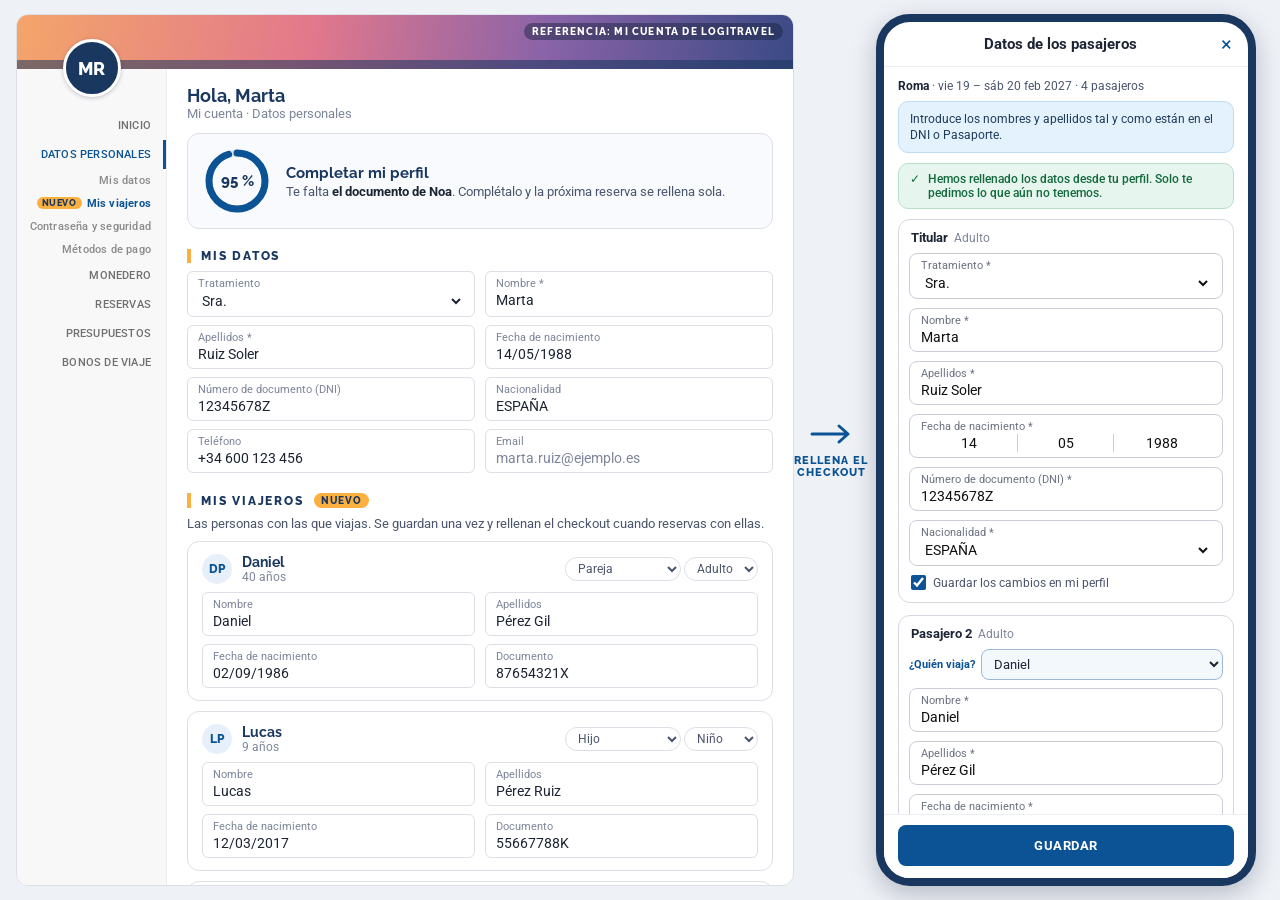
<file: assets/sim/viajeros/index.html>
<!DOCTYPE html>
<html lang="es">
<head>
<meta charset="UTF-8">
<meta name="viewport" content="width=device-width, initial-scale=1.0">
<title>Maqueta · Perfil progresivo: mis datos y mis viajeros rellenan el checkout</title>
<link rel="preconnect" href="https://fonts.googleapis.com">
<link rel="preconnect" href="https://fonts.gstatic.com" crossorigin>
<link href="https://fonts.googleapis.com/css2?family=Raleway:wght@600;700;800&family=Roboto:wght@400;500;700&display=swap" rel="stylesheet">
<style>
  :root {
    --lb: #0b5394;        /* azul Logitravel */
    --lb-dark: #08406f;
    --navy: #1A3760;
    --orange: #FBB040;
    --orange-soft: #FFF3E6;
    --ok: #1e8e5a;
    --err: #c62828;
    --ink: #1d2433;
    --ink-2: #4a556b;
    --ink-3: #7c8599;
    --line: #dcdfe6;
  }
  * { box-sizing: border-box; }
  html, body { height: 100%; margin: 0; }
  body { font-family: "Roboto", Arial, sans-serif; font-size: 14px; color: var(--ink); background: #eef1f6; }
  button { font-family: inherit; }

  .stage { height: 100%; display: flex; align-items: stretch; gap: 0; padding: 14px 16px; }

  /* ---------- Área personal ---------- */
  /* Marco del área personal real (logitravel.com/myaccount): banner con degradado, avatar y columna izquierda con el menú */
  .dash { flex: 1 1 0; min-width: 0; background: #fff; border: 1px solid var(--line); border-radius: 12px; overflow: hidden; position: relative; display: flex; flex-direction: column; }
  .banner { flex: none; height: 54px; position: relative; background: linear-gradient(100deg, #f4a56a 0%, #e2788c 38%, #8a63a8 68%, #3a4a85 100%); }
  .banner::after { content: ""; position: absolute; left: 0; right: 0; bottom: 0; height: 9px; background: rgba(26,55,96,.55); }
  .banner .ref { position: absolute; right: 10px; top: 8px; font: 800 9.5px "Raleway", Arial, sans-serif; letter-spacing: 1.2px; text-transform: uppercase; color: #fff; background: rgba(20,33,58,.45); padding: 3px 8px; border-radius: 999px; }
  .dash-body { flex: 1; min-height: 0; display: flex; }
  .side { flex: none; width: 150px; background: #f8f8f8; border-right: 1px solid #ececec; display: flex; flex-direction: column; align-items: stretch; position: relative; z-index: 1; }
  .av { width: 58px; height: 58px; margin: -30px auto 14px; border-radius: 50%; border: 3px solid #fff; background: var(--navy); color: #fff; display: grid; place-items: center; font: 800 18px "Raleway", Arial, sans-serif; box-shadow: 0 1px 4px rgba(20,33,58,.25); position: relative; z-index: 1; }
  .menu { display: flex; flex-direction: column; }
  .menu span { display: block; text-align: right; padding: 8px 12px 8px 6px; font: 500 10.5px "Roboto", Arial, sans-serif; letter-spacing: .2px; text-transform: uppercase; color: #6f6f6f; border-right: 3px solid transparent; white-space: nowrap; }
  .menu span.on { color: var(--lb); border-right-color: var(--lb); }
  .menu .sub { text-transform: none; font-size: 11.5px; color: #8a8a8a; padding-top: 5px; padding-bottom: 5px; }
  .menu .sub { font-size: 11px; }
  .menu .sub.on { color: var(--lb); font-weight: 700; border-right-color: transparent; }
  .menu .sub b { font: 800 8.5px "Raleway", Arial, sans-serif; letter-spacing: .6px; text-transform: uppercase; background: var(--orange); color: var(--navy); padding: 1px 5px; border-radius: 999px; margin-right: 5px; vertical-align: 1px; }
  .dash-in { flex: 1; min-width: 0; overflow: auto; padding: 16px 20px 24px; }
  .tag { display: inline-block; font: 800 10px "Raleway", Arial, sans-serif; letter-spacing: 1.4px; text-transform: uppercase; color: var(--navy); background: #C6BBE4; padding: 2px 8px; border-radius: 999px; }
  .dh { margin-bottom: 12px; }
  .dh .hi { font: 700 18px "Raleway", Arial, sans-serif; color: var(--navy); }
  .dh .sub { font-size: 12.5px; color: var(--ink-3); }

  .prog { display: flex; align-items: center; gap: 16px; padding: 14px 16px; border: 1px solid var(--line); border-radius: 12px; background: #f8fafd; margin-bottom: 8px; }
  .ring { position: relative; width: 66px; height: 66px; flex: none; }
  .ring svg { width: 66px; height: 66px; transform: rotate(-90deg); }
  .ring .bg { fill: none; stroke: #dfe5ee; stroke-width: 7; }
  .ring .fg { fill: none; stroke: var(--lb); stroke-width: 7; stroke-linecap: round; transition: stroke-dashoffset .5s, stroke .3s; }
  .ring.full .fg { stroke: var(--ok); }
  .ring b { position: absolute; inset: 0; display: grid; place-items: center; font: 800 15px "Raleway", Arial, sans-serif; color: var(--navy); }
  .prog .pt { font: 700 15px "Raleway", Arial, sans-serif; color: var(--navy); }
  .prog .ph { font-size: 13px; color: var(--ink-2); margin-top: 2px; }
  .prog .ph strong { color: var(--ink); }

  .dash h4 { margin: 20px 0 8px; font: 800 11.5px "Raleway", Arial, sans-serif; letter-spacing: 1.8px; text-transform: uppercase; color: var(--navy); padding-left: 10px; border-left: 4px solid var(--orange); display: flex; align-items: center; gap: 10px; }
  .new { font: 800 9.5px "Raleway", Arial, sans-serif; letter-spacing: 1px; background: var(--orange); color: var(--navy); padding: 2px 7px; border-radius: 999px; }
  .dash p.note { margin: 0 0 10px; font-size: 12.5px; color: var(--ink-2); }
  .g2 { display: grid; grid-template-columns: 1fr 1fr; gap: 8px 10px; }
  .df { border: 1px solid var(--line); border-radius: 6px; padding: 5px 10px 4px; background: #fff; }
  .df:focus-within { border-color: var(--lb); box-shadow: 0 0 0 2px #cfe2f6; }
  .df label { display: block; font-size: 10.5px; color: var(--ink-3); }
  .df input, .df select { width: 100%; border: 0; outline: 0; background: transparent; font: 13.5px "Roboto", Arial, sans-serif; color: var(--ink); padding: 2px 0; }
  .df.empty { background: #fff8ec; border-color: #f0c98a; }
  .df.ro input { color: var(--ink-3); }

  .vc { border: 1px solid var(--line); border-radius: 12px; padding: 12px 14px 12px; margin-bottom: 10px; background: #fff; }
  .vc-h { display: flex; align-items: center; gap: 10px; margin-bottom: 8px; }
  .vc-h .vav { width: 30px; height: 30px; border-radius: 50%; background: #e7f0fa; color: var(--lb); display: grid; place-items: center; font: 800 12px "Raleway", Arial, sans-serif; }
  .vc-h .vn { font: 700 14px "Raleway", Arial, sans-serif; color: var(--navy); }
  .vc-h .va { font-size: 12px; color: var(--ink-3); }
  .vc-h .vr { margin-left: auto; }
  .vc-h select { border: 1px solid var(--line); border-radius: 999px; background: #fff; padding: 3px 8px; font: 12px "Roboto", Arial, sans-serif; color: var(--ink-2); }
  .add { width: 100%; border: 1.5px dashed #9db8d6; background: #f3f8fd; color: var(--lb); font: 700 13px "Roboto", Arial, sans-serif; padding: 10px; border-radius: 12px; cursor: pointer; }
  .add:hover { background: #e7f0fa; }

  /* ---------- Conector ---------- */
  .link { flex: none; width: 74px; display: flex; flex-direction: column; align-items: center; justify-content: center; gap: 8px; text-align: center; color: var(--lb); font: 800 10.5px "Raleway", Arial, sans-serif; letter-spacing: 1px; text-transform: uppercase; }
  .link svg { width: 44px; height: 24px; }
  .link.off { color: #a3a9b8; }
  .link.off svg { opacity: .5; }

  /* ---------- Checkout móvil ---------- */
  .phone-wrap { flex: none; width: 396px; display: flex; justify-content: center; }
  .phone { width: 380px; height: 100%; border: 8px solid var(--navy); border-radius: 34px; background: #fff; overflow: hidden; display: flex; flex-direction: column; box-shadow: 0 8px 24px rgba(20,33,58,.25); }
  .ph-top { flex: none; display: flex; justify-content: space-between; align-items: center; padding: 12px 16px; border-bottom: 1px solid #eceef3; }
  .ph-top b { font: 700 15px "Roboto", Arial, sans-serif; color: #1d2433; margin: 0 auto; }
  .ph-top i { font-style: normal; color: var(--lb); font-size: 20px; line-height: 1; }
  .ph-scroll { flex: 1; overflow: auto; padding: 12px 14px 8px; background: #fff; }
  .trip { font-size: 12px; color: var(--ink-2); margin: 0 0 8px; }
  .trip b { color: var(--ink); }
  .info { background: #e3f2fd; border: 1px solid #bcdcf7; border-radius: 10px; padding: 9px 11px; font-size: 11.5px; line-height: 1.4; color: #1d3a57; margin-bottom: 10px; }
  .filled { display: flex; gap: 8px; align-items: flex-start; background: #e6f5ed; border: 1px solid #b6e0c8; color: #14693f; border-radius: 10px; padding: 8px 11px; font-size: 12px; font-weight: 500; margin-bottom: 10px; }
  .pax { border: 1px solid #d5d9e2; border-radius: 12px; padding: 10px 10px 2px; margin-bottom: 12px; }
  .pax-h { display: flex; align-items: baseline; gap: 6px; font-size: 13px; margin: 0 2px 8px; }
  .pax-h b { font-weight: 700; color: var(--ink); }
  .pax-h span { color: var(--ink-3); font-size: 12px; }
  .who { display: flex; align-items: center; gap: 6px; margin: 0 0 8px; }
  .who label { font-size: 11px; color: var(--lb); font-weight: 700; white-space: nowrap; }
  .who select { flex: 1; border: 1px solid #9db8d6; background: #f3f8fd; color: var(--ink); border-radius: 8px; padding: 6px 8px; font: 13px "Roboto", Arial, sans-serif; }
  .fw { margin-bottom: 9px; }
  .fld { border: 1px solid #c9cdd6; border-radius: 8px; padding: 5px 11px 4px; background: #fff; }
  .fld:focus-within { border-color: var(--lb); }
  .fld label { display: block; font-size: 10.5px; color: #6b7280; }
  .fld input, .fld select { width: 100%; border: 0; outline: 0; background: transparent; font: 14px "Roboto", Arial, sans-serif; color: #111; padding: 2px 0; }
  .fld.date .row { display: flex; align-items: center; }
  .fld.date .row input { text-align: center; width: 33%; padding: 2px 0; }
  .fld.date .row i { width: 1px; height: 18px; background: #c9cdd6; flex: none; }
  .fw.err .fld { border-color: var(--err); }
  .fw.err .fld label { color: var(--err); }
  .fw.gap .fld { border-color: #f0a13a; background: #fff8ec; }
  .hint { font-size: 11px; margin: 3px 0 0 3px; display: none; }
  .fw.err .hint { display: block; color: var(--err); }
  .fw.gap .hint { display: block; color: #9a6200; }
  .save { display: flex; align-items: center; gap: 7px; margin: 0 2px 10px; font-size: 12px; color: var(--ink-2); cursor: pointer; }
  .save input { accent-color: var(--lb); width: 15px; height: 15px; margin: 0; }
  .formerr { color: var(--err); font-size: 12px; margin: 0 0 10px 2px; display: none; }
  .formerr.on { display: block; }
  .okmsg { display: none; background: #e6f5ed; border: 1px solid #b6e0c8; color: #14693f; border-radius: 10px; padding: 9px 11px; font-size: 12.5px; font-weight: 500; margin-bottom: 10px; }
  .okmsg.on { display: block; }
  .ph-foot { flex: none; padding: 10px 14px 12px; border-top: 1px solid #eceef3; background: #fff; }
  .pay { width: 100%; border: 0; border-radius: 8px; background: var(--lb); color: #fff; font: 700 13px "Roboto", Arial, sans-serif; letter-spacing: .5px; text-transform: uppercase; padding: 13px; cursor: pointer; }
  .pay:hover { background: var(--lb-dark); }
  .pay:focus-visible, .add:focus-visible { outline: 2px solid var(--orange); outline-offset: 2px; }

  @media (max-width: 900px) {
    html, body { height: auto; }
    .stage { flex-direction: column; height: auto; align-items: stretch; }
    .dash { max-height: 560px; }
    .link { width: auto; flex-direction: row; padding: 8px 0; }
    .link svg { transform: rotate(90deg); }
    .phone-wrap { width: auto; height: 700px; }
  }
</style>
</head>
<body>
<div class="stage">
  <section class="dash" aria-label="Área personal">
    <div class="banner"><span class="ref">Referencia: Mi cuenta de Logitravel</span></div>
    <div class="dash-body">
      <nav class="side" aria-label="Menú del área personal">
        <div class="av" id="side-av">MR</div>
        <div class="menu">
          <span>Inicio</span>
          <span class="on">Datos personales</span>
          <span class="sub">Mis datos</span>
          <span class="sub on"><b>Nuevo</b>Mis viajeros</span>
          <span class="sub">Contraseña y seguridad</span>
          <span class="sub">Métodos de pago</span>
          <span>Monedero</span>
          <span>Reservas</span>
          <span>Presupuestos</span>
          <span>Bonos de viaje</span>
        </div>
      </nav>
      <div class="dash-in" id="dash"></div>
    </div>
  </section>
  <div class="link" id="link" aria-hidden="true">
    <svg viewBox="0 0 44 24" fill="none" stroke="currentColor" stroke-width="3" stroke-linecap="round" stroke-linejoin="round"><path d="M3 12h36M30 4l9 8-9 8"/></svg>
    <span id="link-t">Rellena el checkout</span>
  </div>
  <div class="phone-wrap">
    <div class="phone" aria-label="Checkout en móvil">
      <div class="ph-top"><b>Datos de los pasajeros</b><i aria-hidden="true">×</i></div>
      <div class="ph-scroll" id="co"></div>
      <div class="ph-foot"><button type="button" class="pay" id="pay">Guardar</button></div>
    </div>
  </div>
</div>

<script>
(function () {
  var TRIPS = { solo: ['adult'], pareja: ['adult', 'adult'], familia: ['adult', 'adult', 'child', 'child'] };
  var TRIP_DATE = new Date(2027, 1, 19);
  var REQ = ['nombre', 'apellidos', 'fecha', 'docNum'];
  var MSG = { nombre: 'Campo obligatorio', apellidos: 'Campo obligatorio', fecha: 'Escribe una fecha de nacimiento', docNum: 'El documento es obligatorio' };
  var LBL = { trato: 'el tratamiento', nombre: 'el nombre', apellidos: 'los apellidos', fecha: 'la fecha de nacimiento', docNum: 'el documento', nac: 'la nacionalidad', tel: 'el teléfono' };
  var ON = true, TRIP = 'familia', TRIED = false, M, P, seq = 10;

  function fresh() {
    M = {
      t: { trato: 'Sra.', nombre: 'Marta', apellidos: 'Ruiz Soler', fecha: '14/05/1988', docNum: '12345678Z', nac: 'ESPAÑA', tel: '+34 600 123 456' },
      v: [
        { id: 'v1', nombre: 'Daniel', apellidos: 'Pérez Gil', fecha: '02/09/1986', rel: 'Pareja', tipo: 'adult', docNum: '87654321X' },
        { id: 'v2', nombre: 'Lucas', apellidos: 'Pérez Ruiz', fecha: '12/03/2017', rel: 'Hijo', tipo: 'child', docNum: '55667788K' },
        { id: 'v3', nombre: 'Noa', apellidos: 'Pérez Ruiz', fecha: '05/07/2020', rel: 'Hija', tipo: 'child', docNum: '' }
      ]
    };
  }
  function esc(s) { return String(s == null ? '' : s).replace(/[&<>"']/g, function (c) { return { '&': '&amp;', '<': '&lt;', '>': '&gt;', '"': '&quot;', "'": '&#39;' }[c]; }); }
  function $(id) { return document.getElementById(id); }
  function valid(f, v) { v = String(v == null ? '' : v); return f === 'fecha' ? /^\d{1,2}\/\d{1,2}\/\d{4}$/.test(v) : v.trim() !== ''; }
  function age(fecha) {
    if (!valid('fecha', fecha)) return null;
    var p = fecha.split('/').map(Number), a = TRIP_DATE.getFullYear() - p[2], m = TRIP_DATE.getMonth() + 1;
    if (m < p[1] || (m === p[1] && TRIP_DATE.getDate() < p[0])) a--;
    return a;
  }
  function initials(n, a) { return ((n || '?').charAt(0) + (a || '').charAt(0)).toUpperCase(); }
  function viajero(id) { for (var i = 0; i < M.v.length; i++) if (M.v[i].id === id) return M.v[i]; return null; }
  function src(pl) { return pl.who === 't' ? M.t : (pl.who && pl.who !== 'otra' ? viajero(pl.who) : null); }

  /* ---------- Plazas del viaje ---------- */
  function usedBy(i) { var u = {}; P.forEach(function (pl, j) { if (j !== i && pl.who && pl.who !== 'otra') u[pl.who] = true; }); return u; }
  function pick(i) {
    var u = usedBy(i);
    for (var k = 0; k < M.v.length; k++) if (M.v[k].tipo === P[i].tipo && !u[M.v[k].id]) return M.v[k].id;
    return 'otra';
  }
  function buildPlazas() {
    P = TRIPS[TRIP].map(function (tipo, i) { return { tipo: tipo, who: i === 0 ? 't' : null, extra: {}, save: true }; });
    P.forEach(function (pl, i) { if (i > 0) pl.who = pick(i); });
  }
  function normalize() {
    P.forEach(function (pl, i) {
      if (i === 0) return;
      var s = src(pl);
      if (pl.who !== 'otra' && (!s || s.tipo !== pl.tipo)) { pl.who = pick(i); pl.extra = {}; }
    });
  }

  /* ---------- Valores del checkout ---------- */
  function val(i, f) {
    var pl = P[i];
    if (pl.extra[f] !== undefined) return pl.extra[f];
    if (!ON) return (pl.who === 't' && (f === 'nombre' || f === 'apellidos' || f === 'trato' || f === 'nac')) ? M.t[f] : '';
    var s = src(pl);
    return s ? (s[f] || '') : '';
  }
  function setVal(i, f, v) {
    var pl = P[i], s = ON ? src(pl) : null;
    if (s && pl.save) { s[f] = v; delete pl.extra[f]; } else pl.extra[f] = v;
  }
  function missing(i) { return REQ.filter(function (f) { return !valid(f, val(i, f)); }); }
  function counts() {
    var n = 0; P.forEach(function (pl, i) { n += missing(i).length; });
    return { n: n, total: REQ.length * P.length };
  }
  function report() { var c = counts(); parent.postMessage({ morfeo: 'viajeros-count', n: c.n, total: c.total }, '*'); }

  /* ---------- Área personal ---------- */
  function df(path, label, value, extra) {
    return '<div class="df' + (extra || '') + (valid(path.split('.').pop() === 'fecha' ? 'fecha' : 'x', value) ? '' : ' empty') + '" data-w="' + path + '"><label>' + label + '</label><input data-p="' + path + '" value="' + esc(value) + '" autocomplete="off"' + (path.slice(-5) === 'fecha' ? ' placeholder="dd/mm/aaaa"' : '') + '></div>';
  }
  function renderDash() {
    var t = M.t, h = '';
    h += '<div class="dh"><div class="hi">Hola, ' + esc(t.nombre) + '</div><div class="sub">Mi cuenta · Datos personales</div></div>';
    h += '<div class="prog"><div class="ring" id="ring"><svg viewBox="0 0 66 66"><circle class="bg" cx="33" cy="33" r="28"/><circle class="fg" id="ring-fg" cx="33" cy="33" r="28" stroke-dasharray="175.93" stroke-dashoffset="175.93"/></svg><b id="ring-n">0 %</b></div>' +
         '<div><div class="pt">Completar mi perfil</div><div class="ph" id="ring-h"></div></div></div>';
    h += '<h4>Mis datos</h4><div class="g2">' +
         '<div class="df"><label>Tratamiento</label><select data-p="t.trato"><option' + (t.trato === 'Sr.' ? ' selected' : '') + '>Sr.</option><option' + (t.trato === 'Sra.' ? ' selected' : '') + '>Sra.</option></select></div>' +
         df('t.nombre', 'Nombre *', t.nombre) + df('t.apellidos', 'Apellidos *', t.apellidos) + df('t.fecha', 'Fecha de nacimiento', t.fecha) +
         df('t.docNum', 'Número de documento (DNI)', t.docNum) + df('t.nac', 'Nacionalidad', t.nac) + df('t.tel', 'Teléfono', t.tel) +
         '<div class="df ro"><label>Email</label><input value="marta.ruiz@ejemplo.es" disabled></div></div>';
    h += '<h4>Mis viajeros <span class="new">Nuevo</span></h4><p class="note">Las personas con las que viajas. Se guardan una vez y rellenan el checkout cuando reservas con ellas.</p>';
    M.v.forEach(function (v) {
      var a = age(v.fecha), p = 'v.' + v.id + '.';
      h += '<div class="vc" data-v="' + v.id + '"><div class="vc-h"><div class="vav" data-vi="' + v.id + '">' + initials(v.nombre, v.apellidos) + '</div><div><div class="vn" data-vn="' + v.id + '">' + esc(v.nombre || 'Nuevo viajero') + '</div><div class="va" data-va="' + v.id + '">' + (a == null ? '' : a + ' años') + '</div></div>' +
           '<div class="vr"><select data-p="' + p + 'rel" aria-label="Relación">' + ['Pareja', 'Hijo', 'Hija', 'Padre / madre', 'Amigo/a', 'Otro'].map(function (r) { return '<option' + (v.rel === r ? ' selected' : '') + '>' + r + '</option>'; }).join('') + '</select> ' +
           '<select data-p="' + p + 'tipo" aria-label="Tipo"><option value="adult"' + (v.tipo === 'adult' ? ' selected' : '') + '>Adulto</option><option value="child"' + (v.tipo === 'child' ? ' selected' : '') + '>Niño</option></select></div></div>' +
           '<div class="g2">' + df(p + 'nombre', 'Nombre', v.nombre) + df(p + 'apellidos', 'Apellidos', v.apellidos) + df(p + 'fecha', 'Fecha de nacimiento', v.fecha) + df(p + 'docNum', 'Documento', v.docNum) + '</div></div>';
    });
    h += '<button type="button" class="add" id="add">+ Añadir viajero</button>';
    $('dash').innerHTML = h;
    meta();
  }
  function getP(path) { var s = path.split('.'); return s[0] === 't' ? [M.t, s[1]] : [viajero(s[1]), s[2]]; }
  function meta() {
    var tot = 0, ok = 0, first = null;
    function chk(o, f, who) { tot++; if (valid(f, o[f])) ok++; else if (!first) first = LBL[f] + ' ' + who; }
    ['trato', 'nombre', 'apellidos', 'fecha', 'docNum', 'nac', 'tel'].forEach(function (f) { chk(M.t, f, 'de tu cuenta'); });
    M.v.forEach(function (v) { REQ.forEach(function (f) { chk(v, f, 'de ' + (v.nombre || 'tu nuevo viajero')); }); });
    var pct = tot ? Math.round(100 * ok / tot) : 0, full = pct === 100;
    $('ring-fg').setAttribute('stroke-dashoffset', String(175.93 * (1 - pct / 100)));
    $('ring-n').textContent = pct + ' %';
    $('side-av').textContent = initials(M.t.nombre, M.t.apellidos);
    $('ring').className = 'ring' + (full ? ' full' : '');
    $('ring-h').innerHTML = full ? '<strong>Perfil completo.</strong> El checkout se rellena solo, para ti y para quien viaja contigo.' : 'Te falta <strong>' + esc(first) + '</strong>. Complétalo y la próxima reserva se rellena sola.';
    document.querySelectorAll('#dash [data-p]').forEach(function (el) {
      var r = getP(el.getAttribute('data-p')); if (!r[0]) return;
      if (document.activeElement !== el && el.tagName === 'INPUT') el.value = r[0][r[1]] || '';
      var w = el.closest('.df'), f = r[1];
      if (w && el.tagName === 'INPUT') w.classList.toggle('empty', !valid(f, r[0][f]));
    });
    M.v.forEach(function (v) {
      var n = document.querySelector('[data-vn="' + v.id + '"]'), a = document.querySelector('[data-va="' + v.id + '"]'), i = document.querySelector('[data-vi="' + v.id + '"]');
      if (n) n.textContent = v.nombre || 'Nuevo viajero';
      if (a) { var y = age(v.fecha); a.textContent = y == null ? '' : y + ' años'; }
      if (i) i.textContent = initials(v.nombre, v.apellidos);
    });
  }

  /* ---------- Checkout ---------- */
  function fw(i, f, label, kind) {
    var v = val(i, f), bad = !valid(f, v), cls = 'fw', hint = '';
    if (bad && f !== 'trato' && f !== 'nac') {
      if (TRIED) { cls += ' err'; hint = MSG[f]; } else if (ON) { cls += ' gap'; hint = 'Este dato aún no está en tu perfil'; }
    }
    var inner;
    if (kind === 'date') {
      var p = (v || '').split('/');
      inner = '<div class="fld date"><label>' + label + ' *</label><div class="row"><input data-f="fecha" data-part="d" placeholder="Día" maxlength="2" inputmode="numeric" value="' + esc(p[0] || '') + '"><i></i><input data-f="fecha" data-part="m" placeholder="Mes" maxlength="2" inputmode="numeric" value="' + esc(p[1] || '') + '"><i></i><input data-f="fecha" data-part="y" placeholder="Año" maxlength="4" inputmode="numeric" value="' + esc(p[2] || '') + '"></div></div>';
    } else if (kind === 'trato') {
      inner = '<div class="fld"><label>Tratamiento *</label><select data-f="trato"><option' + (v === 'Sr.' ? ' selected' : '') + '>Sr.</option><option' + (v === 'Sra.' ? ' selected' : '') + '>Sra.</option></select></div>';
    } else if (kind === 'nac') {
      inner = '<div class="fld"><label>Nacionalidad *</label><select data-f="nac"><option>ESPAÑA</option></select></div>';
    } else {
      inner = '<div class="fld"><label>' + label + ' *</label><input data-f="' + f + '" value="' + esc(v) + '" autocomplete="off"></div>';
    }
    return '<div class="' + cls + '" data-f="' + f + '" data-i="' + i + '">' + inner + '<div class="hint">' + esc(hint) + '</div></div>';
  }
  function renderCheckout() {
    var n = P.length, h = '';
    h += '<p class="trip"><b>Roma</b> · vie 19 – sáb 20 feb 2027 · ' + n + (n === 1 ? ' pasajero' : ' pasajeros') + '</p>';
    h += '<div class="info">Introduce los nombres y apellidos tal y como están en el DNI o Pasaporte.</div>';
    if (ON) h += '<div class="filled"><span aria-hidden="true">✓</span><span>Hemos rellenado los datos desde tu perfil. Solo te pedimos lo que aún no tenemos.</span></div>';
    P.forEach(function (pl, i) {
      var s = src(pl), a = age(val(i, 'fecha')), u = usedBy(i);
      h += '<div class="pax" data-i="' + i + '"><div class="pax-h"><b>' + (i === 0 ? 'Titular' : 'Pasajero ' + (i + 1)) + '</b><span>' + (pl.tipo === 'adult' ? 'Adulto' : 'Niño') + (pl.tipo === 'child' && a != null ? ' · ' + a + ' años' : '') + '</span></div>';
      if (ON && i > 0) {
        h += '<div class="who"><label for="who' + i + '">¿Quién viaja?</label><select id="who' + i + '" data-who="' + i + '">';
        M.v.forEach(function (v) { if (v.tipo === pl.tipo) h += '<option value="' + v.id + '"' + (pl.who === v.id ? ' selected' : '') + (u[v.id] ? ' disabled' : '') + '>' + esc(v.nombre || 'Nuevo viajero') + '</option>'; });
        h += '<option value="otra"' + (pl.who === 'otra' ? ' selected' : '') + '>Otra persona</option></select></div>';
      }
      if (i === 0) h += fw(i, 'trato', 'Tratamiento', 'trato');
      h += fw(i, 'nombre', 'Nombre') + fw(i, 'apellidos', 'Apellidos') + fw(i, 'fecha', 'Fecha de nacimiento', 'date') + fw(i, 'docNum', 'Número de documento (DNI)');
      if (i === 0) h += fw(i, 'nac', 'Nacionalidad', 'nac');
      if (ON && (s || pl.who === 'otra')) h += '<label class="save"><input type="checkbox" data-save="' + i + '"' + (pl.save ? ' checked' : '') + '> ' + (s ? 'Guardar los cambios en mi perfil' : 'Guardar como viajero en mi perfil') + '</label>';
      h += '</div>';
    });
    h += '<div class="formerr" id="formerr">Por favor, corrige los errores en el formulario</div><div class="okmsg" id="okmsg"></div>';
    $('co').innerHTML = h;
    $('pay').textContent = 'Guardar';
    $('link').className = 'link' + (ON ? '' : ' off');
    $('link-t').textContent = ON ? 'Rellena el checkout' : 'Hoy: se teclea casi todo';
    if (TRIED) showErr();
    report();
  }
  function showErr() { $('formerr').classList.toggle('on', counts().n > 0); }
  function mark(box) {
    var i = +box.getAttribute('data-i'), f = box.getAttribute('data-f'), bad = !valid(f, val(i, f));
    box.classList.remove('err', 'gap');
    if (bad && f !== 'trato' && f !== 'nac') {
      if (TRIED) { box.classList.add('err'); box.querySelector('.hint').textContent = MSG[f]; }
      else if (ON) { box.classList.add('gap'); box.querySelector('.hint').textContent = 'Este dato aún no está en tu perfil'; }
    }
  }

  $('co').addEventListener('input', function (e) {
    var t = e.target, f = t.getAttribute('data-f'); if (!f) return;
    var i = +t.closest('.pax').getAttribute('data-i'), v;
    if (t.getAttribute('data-part')) {
      var b = t.closest('.fld'), ps = ['d', 'm', 'y'].map(function (k) { return b.querySelector('[data-part="' + k + '"]').value.trim(); });
      v = ps.join('') === '' ? '' : ps.join('/');
    } else v = t.value;
    setVal(i, f, v);
    t.closest('.pax').querySelectorAll('.fw').forEach(mark);
    if (f === 'fecha') { var a = age(v), sp = t.closest('.pax').querySelector('.pax-h span'); if (P[i].tipo === 'child') sp.textContent = 'Niño' + (a != null ? ' · ' + a + ' años' : ''); }
    if (TRIED) showErr();
    if (ON) meta();
    report();
  });
  $('co').addEventListener('change', function (e) {
    var t = e.target;
    if (t.getAttribute('data-who')) { var i = +t.getAttribute('data-who'); P[i].who = t.value; P[i].extra = {}; P[i].save = true; renderCheckout(); }
    else if (t.getAttribute('data-save')) { P[+t.getAttribute('data-save')].save = t.checked; }
    else if (t.tagName === 'SELECT' && t.getAttribute('data-f')) { setVal(+t.closest('.pax').getAttribute('data-i'), t.getAttribute('data-f'), t.value); if (ON) meta(); }
  });

  $('pay').addEventListener('click', function () {
    TRIED = true;
    var c = counts();
    if (c.n === 0) {
      /* los pasajeros nuevos marcados para guardar pasan a «Mis viajeros» */
      var added = [];
      if (ON) P.forEach(function (pl, i) {
        if (pl.who === 'otra' && pl.save) {
          var id = 'v' + (++seq);
          M.v.push({ id: id, nombre: val(i, 'nombre'), apellidos: val(i, 'apellidos'), fecha: val(i, 'fecha'), rel: 'Otro', tipo: pl.tipo, docNum: val(i, 'docNum') });
          pl.who = id; pl.extra = {}; added.push(val(i, 'nombre'));
        }
      });
      if (added.length) renderDash();
      renderCheckout();
      var m = $('okmsg');
      m.textContent = '✓ Datos completos. ' + (ON ? 'Tu perfil está al día' + (added.length ? ' y hemos añadido a ' + added.join(', ') + ' a «Mis viajeros»' : '') + '.' : 'Pasa al pago.');
      m.classList.add('on'); m.scrollIntoView({ block: 'center', behavior: 'smooth' });
    } else {
      renderCheckout();
      var first = document.querySelector('#co .fw.err'); if (first) first.scrollIntoView({ block: 'center', behavior: 'smooth' });
    }
  });

  /* ---------- Edición en el área personal ---------- */
  $('dash').addEventListener('input', function (e) {
    var p = e.target.getAttribute('data-p'); if (!p) return;
    var r = getP(p); if (!r[0]) return;
    r[0][r[1]] = e.target.value;
    meta(); renderCheckout();
  });
  $('dash').addEventListener('change', function (e) {
    var p = e.target.getAttribute('data-p'); if (!p || e.target.tagName !== 'SELECT') return;
    var r = getP(p); if (!r[0]) return;
    r[0][r[1]] = e.target.value;
    if (r[1] === 'tipo') normalize();
    meta(); renderCheckout();
  });
  $('dash').addEventListener('click', function (e) {
    if (e.target.id !== 'add') return;
    M.v.push({ id: 'v' + (++seq), nombre: '', apellidos: '', fecha: '', rel: 'Otro', tipo: 'adult', docNum: '' });
    renderDash(); renderCheckout();
    var d = $('dash'); d.scrollTop = d.scrollHeight;
  });

  /* ---------- Mensajes de la página que contiene la maqueta ---------- */
  function restart() { fresh(); buildPlazas(); TRIED = !ON; renderDash(); renderCheckout(); }
  window.addEventListener('message', function (e) {
    var d = e.data; if (!d || d.morfeo !== 'viajeros') return;
    if (d.reset) { ON = d.test !== false; if (d.trip) TRIP = d.trip; restart(); return; }
    var tripChanged = d.trip && d.trip !== TRIP, testChanged = typeof d.test === 'boolean' && d.test !== ON;
    if (d.trip) TRIP = d.trip;
    if (typeof d.test === 'boolean') ON = d.test;
    if (tripChanged) buildPlazas();
    if (tripChanged || testChanged) { TRIED = !ON; renderCheckout(); }
  });

  fresh(); buildPlazas(); TRIED = false; renderDash(); renderCheckout();
  parent.postMessage({ morfeo: 'ready' }, '*');
})();
</script>
</body>
</html>
</file>
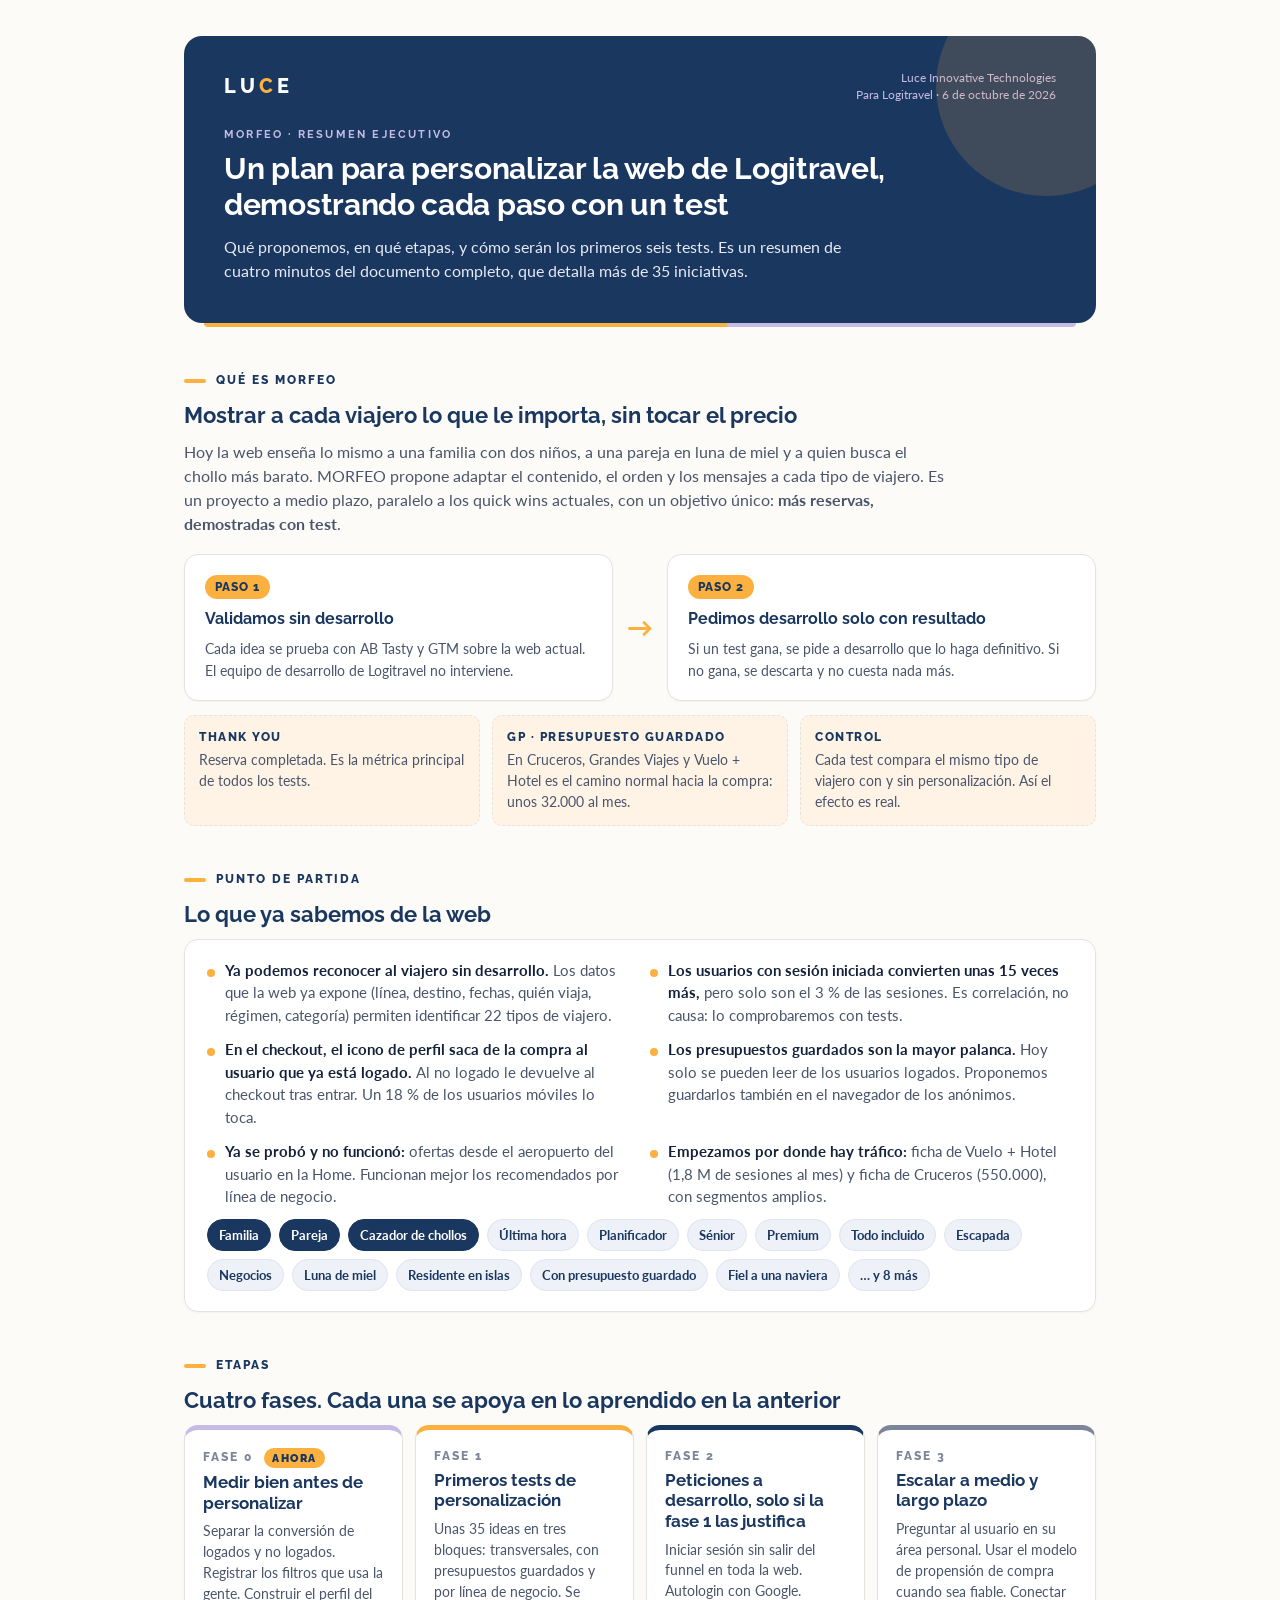
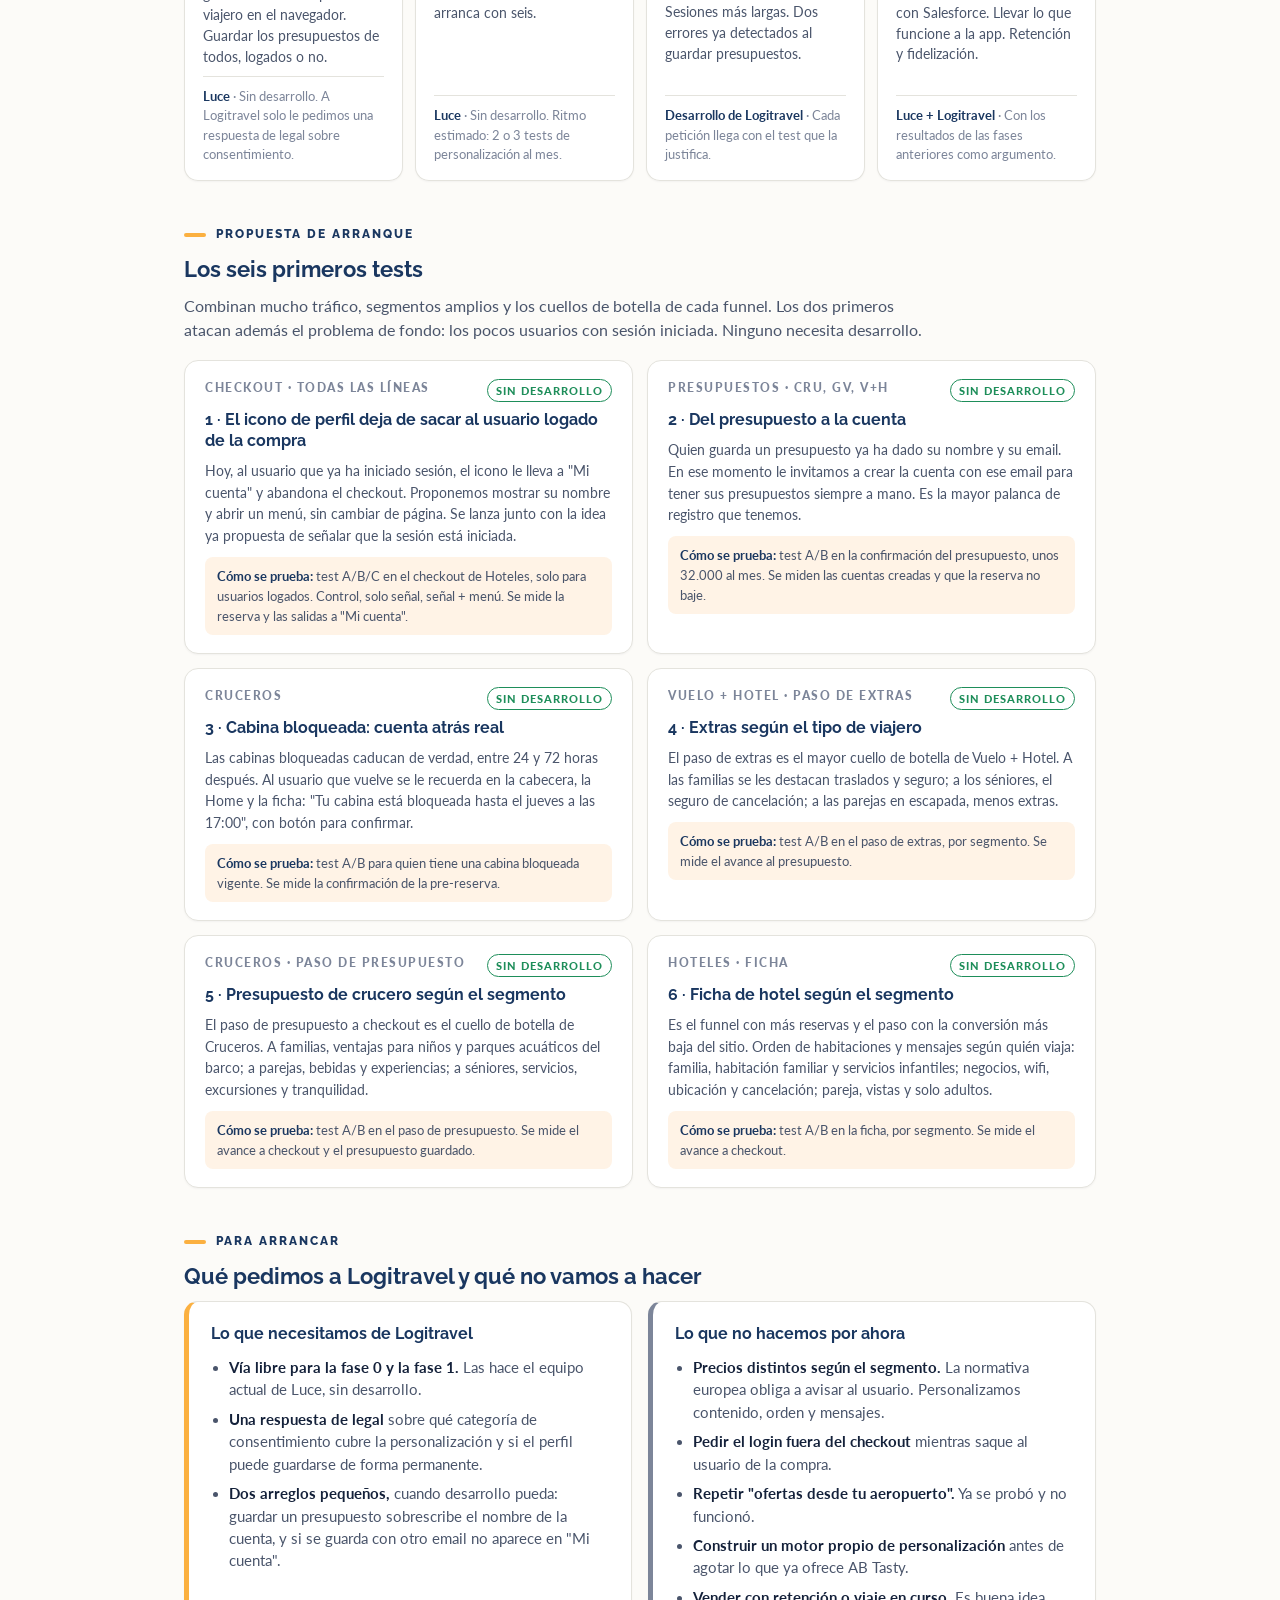
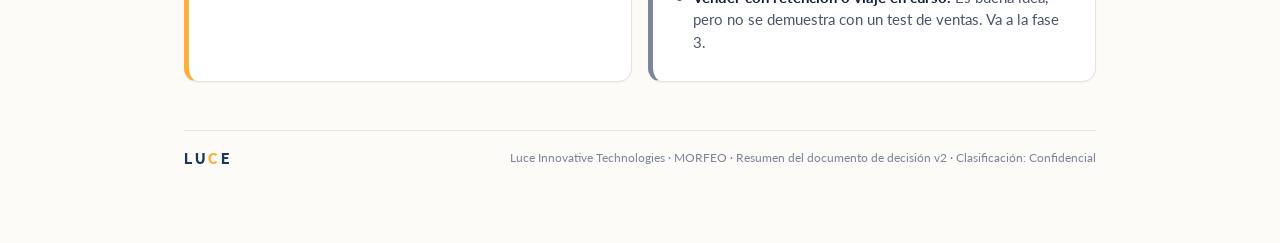
<file: MORFEO-resumen-ejecutivo.html>
<!DOCTYPE html>
<html lang="es">
<head>
<meta charset="UTF-8">
<meta name="viewport" content="width=device-width, initial-scale=1.0">
<title>MORFEO · Plan de personalización · Resumen ejecutivo — Luce para Logitravel</title>
<link rel="preconnect" href="https://fonts.googleapis.com">
<link rel="preconnect" href="https://fonts.gstatic.com" crossorigin>
<link href="https://fonts.googleapis.com/css2?family=Raleway:wght@600;700;800&family=Lato:wght@400;700;900&display=swap" rel="stylesheet">
<style>
  :root {
    --navy: #1A3760;
    --navy-dark: #12284a;
    --orange: #FBB040;
    --orange-soft: #FFF3E6;
    --lilac: #C6BBE4;
    --ink: #14213a;
    --ink-2: #4a556b;
    --ink-3: #7c8599;
    --line: #e4e3dd;
    --paper: #fcfbf8;
    --card: #ffffff;
    --ok: #1e8e5a;
  }
  * { box-sizing: border-box; }
  html { scroll-behavior: smooth; }
  body {
    margin: 0;
    background: var(--paper);
    color: var(--ink);
    font-family: "Lato", Arial, sans-serif;
    font-size: 15.5px;
    line-height: 1.55;
  }
  h1, h2, h3, h4 { font-family: "Raleway", Arial, sans-serif; margin: 0; color: var(--navy); }
  p { margin: 0 0 10px; }
  strong { font-weight: 700; }
  .wrap { max-width: 960px; margin: 0 auto; padding: 36px 24px 72px; }

  /* ---- Cabecera ---- */
  header.hero {
    background: var(--navy);
    color: #fff;
    border-radius: 18px;
    padding: 34px 40px 30px;
    position: relative;
    overflow: hidden;
  }
  header.hero::after {
    content: "";
    position: absolute; right: -60px; top: -60px;
    width: 220px; height: 220px; border-radius: 50%;
    background: var(--orange); opacity: 0.16;
  }
  .brand-row { display: flex; justify-content: space-between; align-items: center; margin-bottom: 22px; }
  .wordmark {
    font-family: "Raleway", Arial, sans-serif; font-weight: 800; font-size: 20px;
    letter-spacing: 4px; color: #fff;
  }
  .wordmark span { color: var(--orange); }
  .brand-row .meta { font-size: 12px; color: var(--lilac); text-align: right; line-height: 1.4; }
  .eyebrow { font-family: "Raleway", Arial, sans-serif; font-size: 11px; font-weight: 700; letter-spacing: 2.2px; text-transform: uppercase; color: var(--lilac); margin-bottom: 8px; }
  header.hero h1 { color: #fff; font-size: 30px; line-height: 1.2; max-width: 680px; letter-spacing: -0.3px; }
  header.hero p.sub { color: #e6ebf5; max-width: 660px; margin-top: 12px; font-size: 15.5px; }
  .hero-rule { height: 4px; background: linear-gradient(90deg, var(--orange) 0 60%, var(--lilac) 60% 100%); border-radius: 0 0 18px 18px; margin: 0 20px; }

  /* ---- Secciones ---- */
  section { margin-top: 38px; }
  .kicker {
    display: inline-flex; align-items: center; gap: 10px;
    font-family: "Raleway", Arial, sans-serif; font-size: 11.5px; font-weight: 800;
    letter-spacing: 2px; text-transform: uppercase; color: var(--navy); margin-bottom: 8px;
  }
  .kicker::before { content: ""; width: 22px; height: 4px; background: var(--orange); border-radius: 2px; }
  section h2 { font-size: 22px; font-weight: 700; margin-bottom: 8px; }
  section > p.lead { color: var(--ink-2); max-width: 760px; margin-bottom: 18px; }

  .card {
    background: var(--card); border: 1px solid var(--line); border-radius: 14px;
    padding: 20px 22px; box-shadow: 0 1px 2px rgba(20,33,58,0.04);
  }
  .grid-2 { display: grid; grid-template-columns: 1fr 1fr; gap: 16px; }
  .grid-3 { display: grid; grid-template-columns: repeat(3, 1fr); gap: 16px; }
  @media (max-width: 760px) { .grid-2, .grid-3 { grid-template-columns: 1fr; } }

  /* ---- Cómo trabajamos ---- */
  .steps { display: grid; grid-template-columns: 1fr auto 1fr; gap: 14px; align-items: stretch; }
  .step { padding: 18px 20px; }
  .step .n {
    display: inline-block; font-family: "Raleway", Arial, sans-serif; font-weight: 800; font-size: 12px;
    background: var(--orange); color: var(--navy); padding: 3px 10px; border-radius: 999px; margin-bottom: 8px; letter-spacing: 1px;
  }
  .step h3 { font-size: 16px; margin-bottom: 6px; }
  .step p { font-size: 14px; color: var(--ink-2); margin: 0; }
  .arrow { align-self: center; font-size: 26px; color: var(--orange); font-weight: 900; }
  @media (max-width: 760px) { .steps { grid-template-columns: 1fr; } .arrow { text-align: center; transform: rotate(90deg); } }

  .metrics { display: flex; gap: 12px; flex-wrap: wrap; margin-top: 14px; }
  .metric { flex: 1 1 220px; border: 1px dashed var(--line); border-radius: 10px; padding: 12px 14px; background: var(--orange-soft); }
  .metric .tag { font-family: "Raleway", Arial, sans-serif; font-weight: 800; font-size: 12px; letter-spacing: 1.5px; color: var(--navy); }
  .metric p { font-size: 13.5px; color: var(--ink-2); margin: 4px 0 0; }

  /* ---- Lo que sabemos ---- */
  ul.facts { list-style: none; padding: 0; margin: 0; display: grid; grid-template-columns: 1fr 1fr; gap: 12px 20px; }
  @media (max-width: 760px) { ul.facts { grid-template-columns: 1fr; } }
  ul.facts li { padding-left: 18px; position: relative; font-size: 14.5px; color: var(--ink-2); }
  ul.facts li::before { content: ""; position: absolute; left: 0; top: 9px; width: 8px; height: 8px; border-radius: 50%; background: var(--orange); }
  ul.facts li strong { color: var(--ink); }

  /* ---- Segmentos ---- */
  .chips { display: flex; flex-wrap: wrap; gap: 8px; margin-top: 10px; }
  .chip { font-size: 13px; font-weight: 700; color: var(--navy); background: #eef1f7; border: 1px solid #dfe4ee; padding: 5px 11px; border-radius: 999px; }
  .chip.hi { background: var(--navy); color: #fff; border-color: var(--navy); }

  /* ---- Fases ---- */
  .phases { display: grid; grid-template-columns: repeat(4, 1fr); gap: 12px; }
  @media (max-width: 860px) { .phases { grid-template-columns: 1fr 1fr; } }
  @media (max-width: 520px) { .phases { grid-template-columns: 1fr; } }
  .phase { padding: 18px 18px 16px; border-top: 5px solid var(--orange); display: flex; flex-direction: column; }
  .phase.p0 { border-top-color: var(--lilac); }
  .phase.p1 { border-top-color: var(--orange); }
  .phase.p2 { border-top-color: var(--navy); }
  .phase.p3 { border-top-color: var(--ink-3); }
  .phase .num { font-family: "Raleway", Arial, sans-serif; font-weight: 800; font-size: 11.5px; letter-spacing: 2px; color: var(--ink-3); text-transform: uppercase; }
  .phase h3 { font-size: 16.5px; margin: 4px 0 8px; line-height: 1.25; }
  .phase p { font-size: 13.5px; color: var(--ink-2); margin: 0 0 8px; }
  .phase .who { margin-top: auto; padding-top: 10px; border-top: 1px solid var(--line); font-size: 12.5px; color: var(--ink-3); }
  .phase .who b { color: var(--navy); }
  .now { display: inline-block; font-size: 10.5px; font-weight: 900; letter-spacing: 1.5px; color: var(--navy); background: var(--orange); padding: 2px 8px; border-radius: 999px; margin-left: 6px; vertical-align: middle; }

  /* ---- Tests ---- */
  .tests { display: grid; grid-template-columns: 1fr 1fr; gap: 14px; }
  @media (max-width: 760px) { .tests { grid-template-columns: 1fr; } }
  .test { padding: 18px 20px; display: flex; flex-direction: column; gap: 8px; }
  .test .top { display: flex; justify-content: space-between; align-items: flex-start; gap: 10px; }
  .test .line { font-size: 11.5px; font-weight: 900; letter-spacing: 1.5px; text-transform: uppercase; color: var(--ink-3); }
  .test h3 { font-size: 16px; line-height: 1.3; }
  .test p { font-size: 14px; color: var(--ink-2); margin: 0; }
  .test .how { font-size: 13px; color: var(--ink-2); background: var(--orange-soft); border-radius: 8px; padding: 9px 12px; margin-top: 2px; }
  .test .how b { color: var(--navy); }
  .pill-dev { font-size: 11px; font-weight: 900; letter-spacing: 1px; color: var(--ok); border: 1.5px solid var(--ok); padding: 2px 8px; border-radius: 999px; white-space: nowrap; }

  /* ---- Pedimos / no hacemos ---- */
  .two-col h3 { font-size: 16px; margin-bottom: 10px; }
  .two-col ul { margin: 0; padding-left: 18px; }
  .two-col li { font-size: 14.5px; color: var(--ink-2); margin-bottom: 7px; }
  .two-col li strong { color: var(--ink); }
  .ask { border-left: 5px solid var(--orange); }
  .nope { border-left: 5px solid var(--ink-3); }

  /* ---- Pie ---- */
  footer { margin-top: 48px; padding-top: 18px; border-top: 1px solid var(--line); display: flex; justify-content: space-between; flex-wrap: wrap; gap: 8px; font-size: 12px; color: var(--ink-3); }
  footer .wordmark { color: var(--navy); font-size: 14px; letter-spacing: 3px; }

  @media print {
    body { background: #fff; font-size: 12.5px; }
    .wrap { padding: 0; max-width: none; }
    header.hero { border-radius: 0; }
    .card, .phase, .test, .step { box-shadow: none; break-inside: avoid; }
    section { margin-top: 22px; }
  }
</style>
</head>
<body>
<div class="wrap">

  <header class="hero">
    <div class="brand-row">
      <div class="wordmark">LU<span>C</span>E</div>
      <div class="meta">Luce Innovative Technologies<br>Para Logitravel · 6 de octubre de 2026</div>
    </div>
    <div class="eyebrow">MORFEO · Resumen ejecutivo</div>
    <h1>Un plan para personalizar la web de Logitravel, demostrando cada paso con un test</h1>
    <p class="sub">Qué proponemos, en qué etapas, y cómo serán los primeros seis tests. Es un resumen de cuatro minutos del documento completo, que detalla más de 35 iniciativas.</p>
  </header>
  <div class="hero-rule"></div>

  <!-- ====== QUÉ ES ====== -->
  <section>
    <div class="kicker">Qué es MORFEO</div>
    <h2>Mostrar a cada viajero lo que le importa, sin tocar el precio</h2>
    <p class="lead">Hoy la web enseña lo mismo a una familia con dos niños, a una pareja en luna de miel y a quien busca el chollo más barato. MORFEO propone adaptar el contenido, el orden y los mensajes a cada tipo de viajero. Es un proyecto a medio plazo, paralelo a los quick wins actuales, con un objetivo único: <strong>más reservas, demostradas con test</strong>.</p>

    <div class="steps">
      <div class="card step">
        <span class="n">PASO 1</span>
        <h3>Validamos sin desarrollo</h3>
        <p>Cada idea se prueba con AB Tasty y GTM sobre la web actual. El equipo de desarrollo de Logitravel no interviene.</p>
      </div>
      <div class="arrow">→</div>
      <div class="card step">
        <span class="n">PASO 2</span>
        <h3>Pedimos desarrollo solo con resultado</h3>
        <p>Si un test gana, se pide a desarrollo que lo haga definitivo. Si no gana, se descarta y no cuesta nada más.</p>
      </div>
    </div>

    <div class="metrics">
      <div class="metric"><div class="tag">THANK YOU</div><p>Reserva completada. Es la métrica principal de todos los tests.</p></div>
      <div class="metric"><div class="tag">GP · PRESUPUESTO GUARDADO</div><p>En Cruceros, Grandes Viajes y Vuelo + Hotel es el camino normal hacia la compra: unos 32.000 al mes.</p></div>
      <div class="metric"><div class="tag">CONTROL</div><p>Cada test compara el mismo tipo de viajero con y sin personalización. Así el efecto es real.</p></div>
    </div>
  </section>

  <!-- ====== LO QUE SABEMOS ====== -->
  <section>
    <div class="kicker">Punto de partida</div>
    <h2>Lo que ya sabemos de la web</h2>
    <div class="card">
      <ul class="facts">
        <li><strong>Ya podemos reconocer al viajero sin desarrollo.</strong> Los datos que la web ya expone (línea, destino, fechas, quién viaja, régimen, categoría) permiten identificar 22 tipos de viajero.</li>
        <li><strong>Los usuarios con sesión iniciada convierten unas 15 veces más,</strong> pero solo son el 3 % de las sesiones. Es correlación, no causa: lo comprobaremos con tests.</li>
        <li><strong>En el checkout, el icono de perfil saca de la compra al usuario que ya está logado.</strong> Al no logado le devuelve al checkout tras entrar. Un 18 % de los usuarios móviles lo toca.</li>
        <li><strong>Los presupuestos guardados son la mayor palanca.</strong> Hoy solo se pueden leer de los usuarios logados. Proponemos guardarlos también en el navegador de los anónimos.</li>
        <li><strong>Ya se probó y no funcionó:</strong> ofertas desde el aeropuerto del usuario en la Home. Funcionan mejor los recomendados por línea de negocio.</li>
        <li><strong>Empezamos por donde hay tráfico:</strong> ficha de Vuelo + Hotel (1,8 M de sesiones al mes) y ficha de Cruceros (550.000), con segmentos amplios.</li>
      </ul>
      <div class="chips">
        <span class="chip hi">Familia</span><span class="chip hi">Pareja</span><span class="chip hi">Cazador de chollos</span>
        <span class="chip">Última hora</span><span class="chip">Planificador</span><span class="chip">Sénior</span><span class="chip">Premium</span>
        <span class="chip">Todo incluido</span><span class="chip">Escapada</span><span class="chip">Negocios</span><span class="chip">Luna de miel</span>
        <span class="chip">Residente en islas</span><span class="chip">Con presupuesto guardado</span><span class="chip">Fiel a una naviera</span><span class="chip">… y 8 más</span>
      </div>
    </div>
  </section>

  <!-- ====== ETAPAS ====== -->
  <section>
    <div class="kicker">Etapas</div>
    <h2>Cuatro fases. Cada una se apoya en lo aprendido en la anterior</h2>
    <div class="phases">
      <div class="card phase p0">
        <div class="num">Fase 0 <span class="now">AHORA</span></div>
        <h3>Medir bien antes de personalizar</h3>
        <p>Separar la conversión de logados y no logados. Registrar los filtros que usa la gente. Construir el perfil del viajero en el navegador. Guardar los presupuestos de todos, logados o no.</p>
        <div class="who"><b>Luce</b> · Sin desarrollo. A Logitravel solo le pedimos una respuesta de legal sobre consentimiento.</div>
      </div>
      <div class="card phase p1">
        <div class="num">Fase 1</div>
        <h3>Primeros tests de personalización</h3>
        <p>Unas 35 ideas en tres bloques: transversales, con presupuestos guardados y por línea de negocio. Se arranca con seis.</p>
        <div class="who"><b>Luce</b> · Sin desarrollo. Ritmo estimado: 2 o 3 tests de personalización al mes.</div>
      </div>
      <div class="card phase p2">
        <div class="num">Fase 2</div>
        <h3>Peticiones a desarrollo, solo si la fase 1 las justifica</h3>
        <p>Iniciar sesión sin salir del funnel en toda la web. Autologin con Google. Sesiones más largas. Dos errores ya detectados al guardar presupuestos.</p>
        <div class="who"><b>Desarrollo de Logitravel</b> · Cada petición llega con el test que la justifica.</div>
      </div>
      <div class="card phase p3">
        <div class="num">Fase 3</div>
        <h3>Escalar a medio y largo plazo</h3>
        <p>Preguntar al usuario en su área personal. Usar el modelo de propensión de compra cuando sea fiable. Conectar con Salesforce. Llevar lo que funcione a la app. Retención y fidelización.</p>
        <div class="who"><b>Luce + Logitravel</b> · Con los resultados de las fases anteriores como argumento.</div>
      </div>
    </div>
  </section>

  <!-- ====== PRIMEROS TESTS ====== -->
  <section>
    <div class="kicker">Propuesta de arranque</div>
    <h2>Los seis primeros tests</h2>
    <p class="lead">Combinan mucho tráfico, segmentos amplios y los cuellos de botella de cada funnel. Los dos primeros atacan además el problema de fondo: los pocos usuarios con sesión iniciada. Ninguno necesita desarrollo.</p>

    <div class="tests">
      <div class="card test">
        <div class="top"><span class="line">Checkout · Todas las líneas</span><span class="pill-dev">SIN DESARROLLO</span></div>
        <h3>1 · El icono de perfil deja de sacar al usuario logado de la compra</h3>
        <p>Hoy, al usuario que ya ha iniciado sesión, el icono le lleva a "Mi cuenta" y abandona el checkout. Proponemos mostrar su nombre y abrir un menú, sin cambiar de página. Se lanza junto con la idea ya propuesta de señalar que la sesión está iniciada.</p>
        <div class="how"><b>Cómo se prueba:</b> test A/B/C en el checkout de Hoteles, solo para usuarios logados. Control, solo señal, señal + menú. Se mide la reserva y las salidas a "Mi cuenta".</div>
      </div>

      <div class="card test">
        <div class="top"><span class="line">Presupuestos · CRU, GV, V+H</span><span class="pill-dev">SIN DESARROLLO</span></div>
        <h3>2 · Del presupuesto a la cuenta</h3>
        <p>Quien guarda un presupuesto ya ha dado su nombre y su email. En ese momento le invitamos a crear la cuenta con ese email para tener sus presupuestos siempre a mano. Es la mayor palanca de registro que tenemos.</p>
        <div class="how"><b>Cómo se prueba:</b> test A/B en la confirmación del presupuesto, unos 32.000 al mes. Se miden las cuentas creadas y que la reserva no baje.</div>
      </div>

      <div class="card test">
        <div class="top"><span class="line">Cruceros</span><span class="pill-dev">SIN DESARROLLO</span></div>
        <h3>3 · Cabina bloqueada: cuenta atrás real</h3>
        <p>Las cabinas bloqueadas caducan de verdad, entre 24 y 72 horas después. Al usuario que vuelve se le recuerda en la cabecera, la Home y la ficha: "Tu cabina está bloqueada hasta el jueves a las 17:00", con botón para confirmar.</p>
        <div class="how"><b>Cómo se prueba:</b> test A/B para quien tiene una cabina bloqueada vigente. Se mide la confirmación de la pre-reserva.</div>
      </div>

      <div class="card test">
        <div class="top"><span class="line">Vuelo + Hotel · Paso de extras</span><span class="pill-dev">SIN DESARROLLO</span></div>
        <h3>4 · Extras según el tipo de viajero</h3>
        <p>El paso de extras es el mayor cuello de botella de Vuelo + Hotel. A las familias se les destacan traslados y seguro; a los séniores, el seguro de cancelación; a las parejas en escapada, menos extras.</p>
        <div class="how"><b>Cómo se prueba:</b> test A/B en el paso de extras, por segmento. Se mide el avance al presupuesto.</div>
      </div>

      <div class="card test">
        <div class="top"><span class="line">Cruceros · Paso de presupuesto</span><span class="pill-dev">SIN DESARROLLO</span></div>
        <h3>5 · Presupuesto de crucero según el segmento</h3>
        <p>El paso de presupuesto a checkout es el cuello de botella de Cruceros. A familias, ventajas para niños y parques acuáticos del barco; a parejas, bebidas y experiencias; a séniores, servicios, excursiones y tranquilidad.</p>
        <div class="how"><b>Cómo se prueba:</b> test A/B en el paso de presupuesto. Se mide el avance a checkout y el presupuesto guardado.</div>
      </div>

      <div class="card test">
        <div class="top"><span class="line">Hoteles · Ficha</span><span class="pill-dev">SIN DESARROLLO</span></div>
        <h3>6 · Ficha de hotel según el segmento</h3>
        <p>Es el funnel con más reservas y el paso con la conversión más baja del sitio. Orden de habitaciones y mensajes según quién viaja: familia, habitación familiar y servicios infantiles; negocios, wifi, ubicación y cancelación; pareja, vistas y solo adultos.</p>
        <div class="how"><b>Cómo se prueba:</b> test A/B en la ficha, por segmento. Se mide el avance a checkout.</div>
      </div>
    </div>
  </section>

  <!-- ====== QUÉ PEDIMOS / QUÉ NO HACEMOS ====== -->
  <section>
    <div class="kicker">Para arrancar</div>
    <h2>Qué pedimos a Logitravel y qué no vamos a hacer</h2>
    <div class="grid-2 two-col">
      <div class="card ask">
        <h3>Lo que necesitamos de Logitravel</h3>
        <ul>
          <li><strong>Vía libre para la fase 0 y la fase 1.</strong> Las hace el equipo actual de Luce, sin desarrollo.</li>
          <li><strong>Una respuesta de legal</strong> sobre qué categoría de consentimiento cubre la personalización y si el perfil puede guardarse de forma permanente.</li>
          <li><strong>Dos arreglos pequeños,</strong> cuando desarrollo pueda: guardar un presupuesto sobrescribe el nombre de la cuenta, y si se guarda con otro email no aparece en "Mi cuenta".</li>
        </ul>
      </div>
      <div class="card nope">
        <h3>Lo que no hacemos por ahora</h3>
        <ul>
          <li><strong>Precios distintos según el segmento.</strong> La normativa europea obliga a avisar al usuario. Personalizamos contenido, orden y mensajes.</li>
          <li><strong>Pedir el login fuera del checkout</strong> mientras saque al usuario de la compra.</li>
          <li><strong>Repetir "ofertas desde tu aeropuerto".</strong> Ya se probó y no funcionó.</li>
          <li><strong>Construir un motor propio de personalización</strong> antes de agotar lo que ya ofrece AB Tasty.</li>
          <li><strong>Vender con retención o viaje en curso.</strong> Es buena idea, pero no se demuestra con un test de ventas. Va a la fase 3.</li>
        </ul>
      </div>
    </div>
  </section>

  <footer>
    <div class="wordmark">LU<span style="color:var(--orange)">C</span>E</div>
    <div>Luce Innovative Technologies · MORFEO · Resumen del documento de decisión v2 · Clasificación: Confidencial</div>
  </footer>

</div>
</body>
</html>
</file>
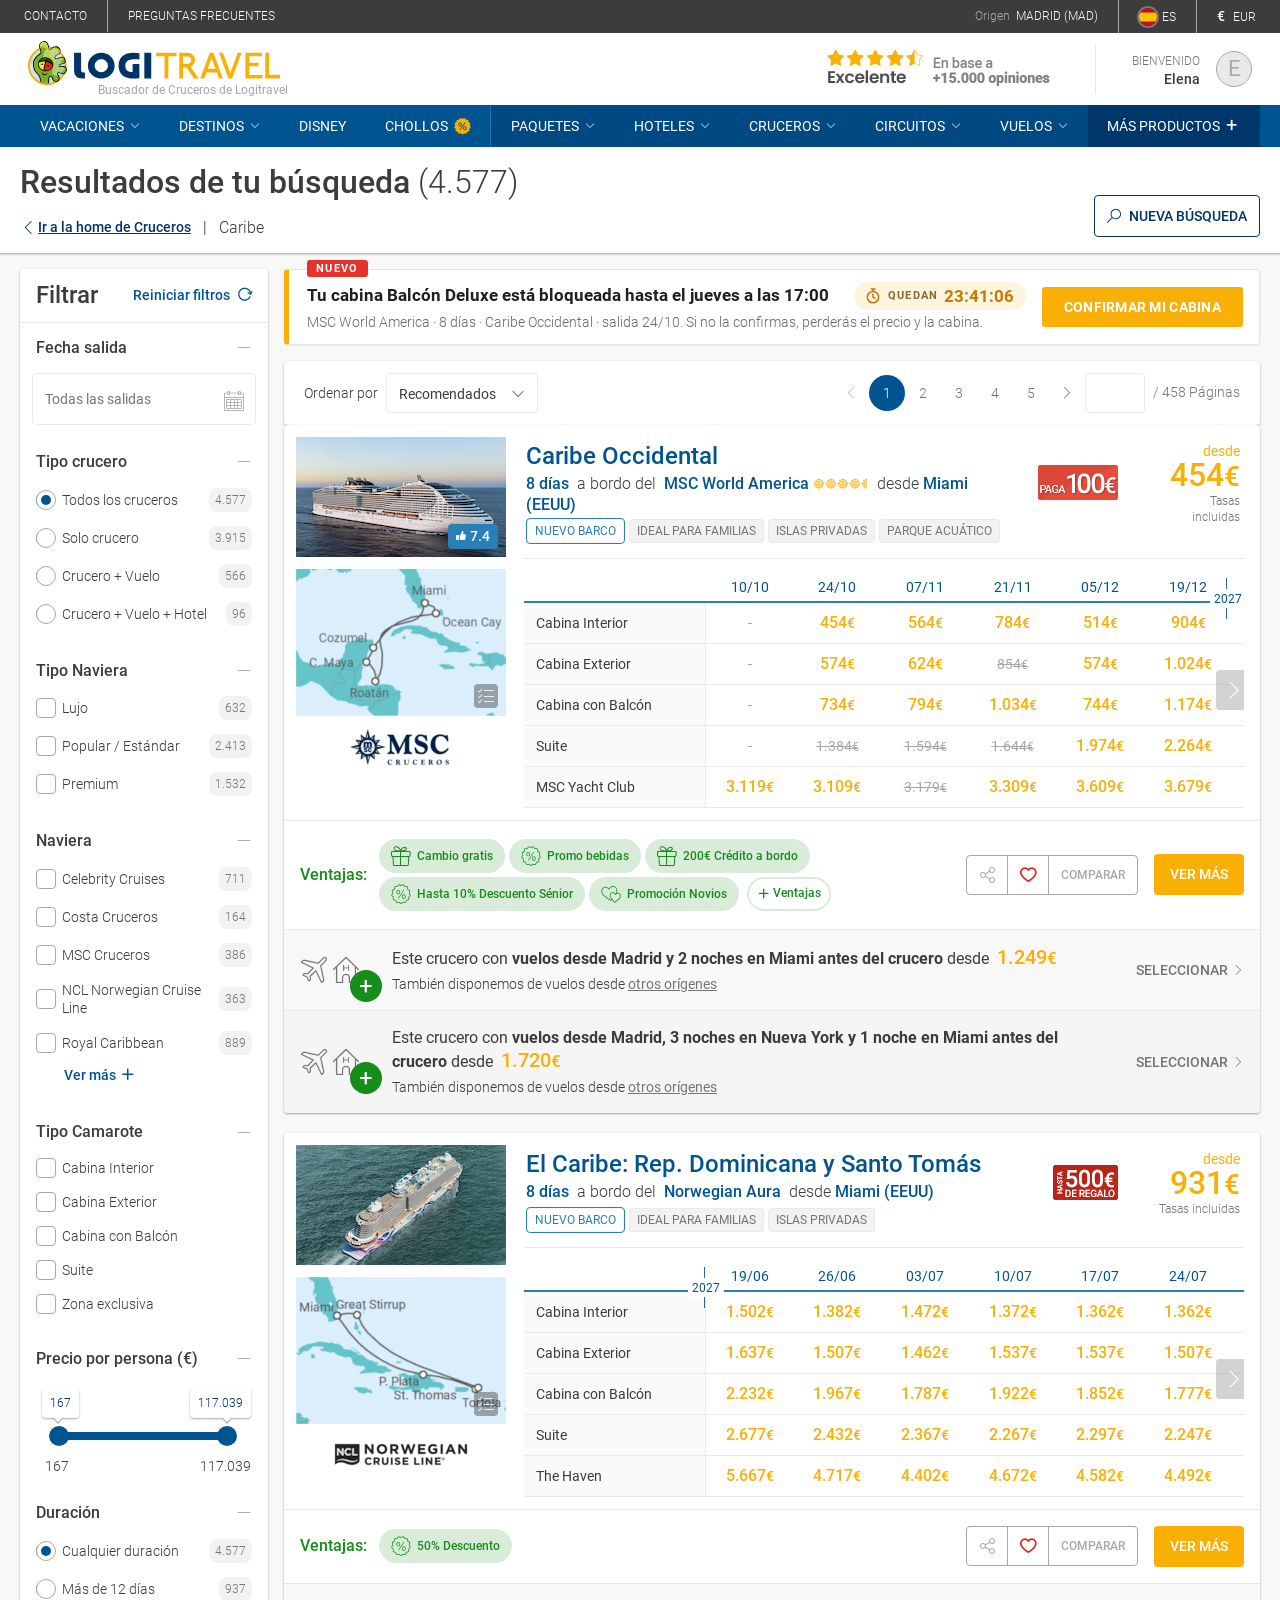
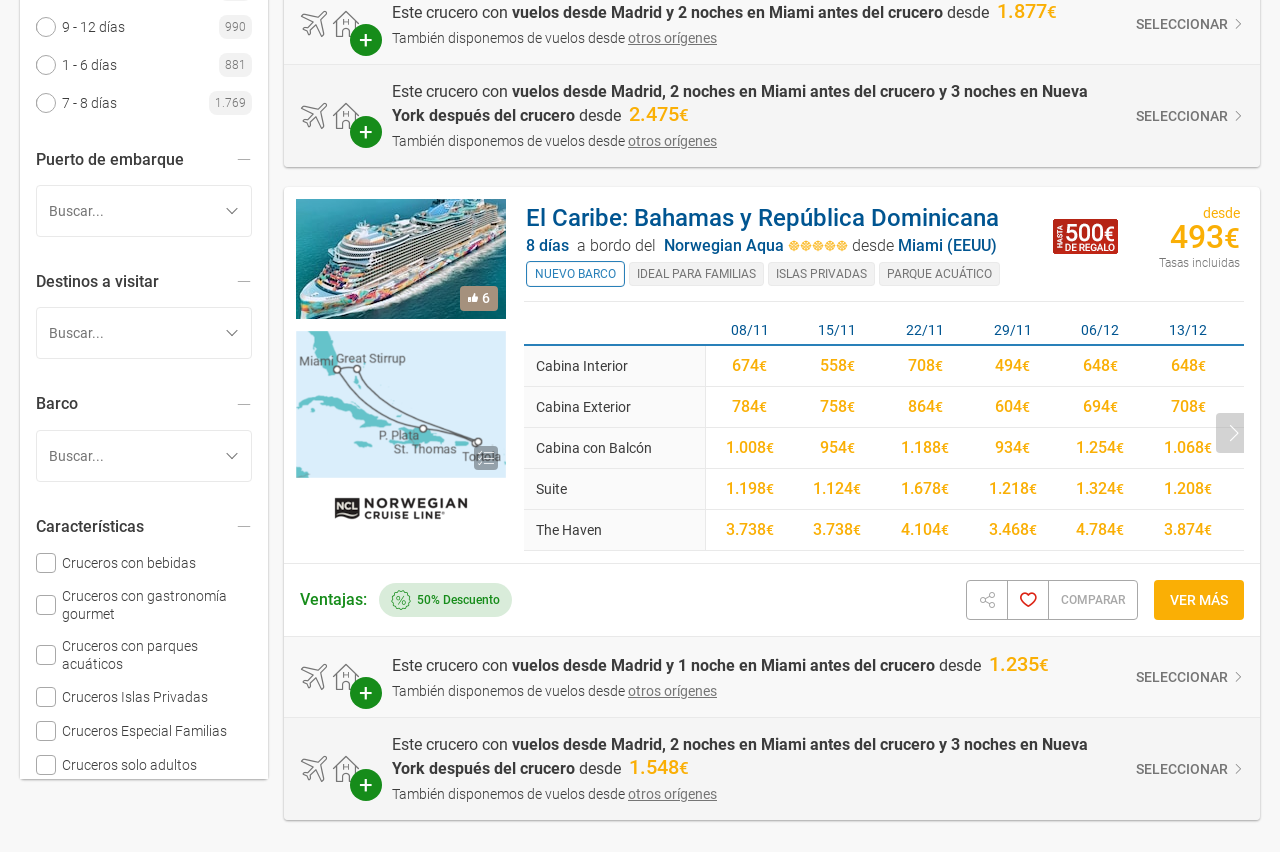
<file: assets/sim/cabina/desktop.html>
<!DOCTYPE html>
<html lang="es" class=" geolocation promises customevent">
<head>
<meta charset="utf-8">
<meta name="viewport" content="width=device-width, initial-scale=1">
<title>Maqueta · Cruceros (escritorio)</title>
<link rel="stylesheet" href="../shared/fonts.css">
<link rel="stylesheet" href="site-desktop.css">
<link rel="stylesheet" href="banner.css">
</head>
<body>
<header class="nav-header Header"><div class="nav-top"><div class="container nav-top__content"><div class="nav-top__help"><ul class="help-list"><li class="help-list__item help-list__item--contact"><a class="help-list__link" title="Contacta con Logitravel" href="#">Contacto</a></li><li class="help-list__item help-list__item--faq"><a class="help-list__link" title="Te ayudamos a resolver tus dudas" href="#">Preguntas frecuentes</a></li></ul></div><div class="nav-top__options"><ul class="options-list"><li class="options-list__item options-list__item--location"><span class="options-list__label-location">Origen</span><a class="options-list__link" data-modal-open="modal-origins" href="#" rel="nofollow" title="Madrid (MAD)">Madrid (MAD)</a></li><li class="options-list__item options-list__item--language" id="list-language"><div class="flag"><img src="img/es-4f752b.svg" alt="Spanish (Spain) " class=""></div><span class="flags options-list__link">es</span></li><li class="options-list__item options-list__item--currency" id="list-currency"><span class="options-list__link"><span class="options-list__currency">€</span>EUR</span></li></ul></div></div></div><div class="nav-middle"><div class="container"><div class="nav-middle__content"><div class="nav-middle__logo"><a title="Logitravel, especialistas en vacaciones, cruceros y grandes viajes" href="#"><img class="brand__logo" src="img/logitravel-a33131.svg" alt="Ir a la home de Logitravel.com" width="251" height="44"></a><h1 class="logo-title">Buscador de Cruceros de Logitravel</h1></div><div class="nav-middle__covid">               </div><div class="nav-middle__certifications"><div class="certifications__item" id="Header-popover-cert0" data-tippy=""><a href="#" rel="nofollow"><img class="certification__logo lazyloaded" alt="Certificate" src="img/valoracion_opiniones_2-afc6eb.jpg"></a><div class="popover-certification" id="Header-cert0"><p class="title">Logitravel</p><p class="certification-text">Trustedshops</p></div></div></div><div class="nav-middle__user" id="Header-popover-user" data-tippy=""><a class="user-link logged" title="Elena" href="#" rel="nofollow"><span class="user-content">Bienvenido</span>Elena</a><span class="user-content user__avatar logged">E</span><div class="popover-user" id="Header-user-logged"><ul class="user-list"><li class="user-list__item"><a class="user-link user-list__item-link" title="Ver Perfil" href="#" rel="nofollow"><i class="nico-user"></i><span class="user-link-content">Ver Perfil</span></a></li><li class="user-list__item"><a class="user-link user-list__item-link" title="Mis Reservas" href="#" rel="nofollow"><i class="nico-suitcase"></i><span class="user-link-content">Mis Reservas</span></a></li><li class="user-list__item"><a class="user-link user-list__item-link" title="Mis Presupuestos" href="#" rel="nofollow"><i class="nico-document"></i><span class="user-link-content">Mis Presupuestos</span></a></li></ul><div class="logout"><span class="button tertiary js-logout" data-url-logout="/myaccount/account/logout" data-session-code="becbd03d-80ef-4942-9f2e-4d21eb1f87b1">Cerrar Sesión</span></div></div></div></div></div></div><nav class="nav-menu"><div class="container"><ul class="menu-tabs"><li class="menu-item dropdown"><a class="menu-item__link dropdown-toggle tab_holidays" title="Especialistas en Vacaciones" href="#">Vacaciones<span class="icon"><i class="nico-angle-down"></i></span></a><div class="dropdown-menu submenu"><div class="submenu_primary_wrapper"><div class="submenu_secondary_wrapper"><ul class="submenu_links_wrapper"><li class="block"><span class="block__title">Lo más destacado</span><ul class="block__list"><li class="block__item"><a class="block__link" href="#" title="Viajes de Invierno">Vacaciones de Invierno</a></li><li class="block__item"><a class="block__link" href="#" title="Navidad y Fin de Año">Navidad y Fin de Año</a></li><li class="block__item"><a class="block__link" href="#" title="Ofertas puente de octubre">Ofertas Puente de octubre</a></li><li class="block__item"><a class="block__link" href="#" title="Especial Caribe">Especial Caribe</a></li><li class="block__item"><a class="block__link" href="#" title="¡Desconecta de todo! ">Viajes todo incluido</a></li><li class="block__item"><a class="block__link" href="#" title="Puente de Diciembre">Puente de Diciembre</a></li></ul></li><li class="block"><span class="block__title">Vacaciones en</span><ul class="block__list"><li class="block__item"><a class="block__link" href="#" title="Vacaciones en Octubre">Ofertas viajes octubre</a></li><li class="block__item"><a class="block__link" href="#" title="Vacaciones en Noviembre">Ofertas viajes noviembre</a></li><li class="block__item"><a class="block__link" href="#" title="Vacaciones en Diciembre">Ofertas viajes diciembre</a></li><li class="block__item"><a class="block__link" href="#" title="Vacaciones en Enero">Ofertas viajes enero</a></li><li class="block__item"><a class="block__link" href="#" title="Vacaciones en Febrero">Ofertas viajes febrero</a></li><li class="block__item"><a class="block__link" href="#" title="Vacaciones en Marzo">Ofertas viajes marzo</a></li></ul></li><li class="block"><span class="block__title">Nuestras selecciones</span><ul class="block__list"><li class="block__item"><a class="block__link" href="#" title="Vacaciones Última Hora">Ofertas viajes última hora</a></li><li class="block__item"><a class="block__link" href="#" title="Mercadillos de Navidad">Mercadillos de Navidad</a></li><li class="block__item"><a class="block__link" href="#" title="Vacaciones Chollos">Chollos</a></li><li class="block__item"><a class="block__link" href="#" title="Semana Santa 2027">Semana Santa 2027</a></li><li class="block__item"><a class="block__link" href="#" title="Ciudades europeas">City Breaks</a></li></ul></li></ul></div><div class="submenu_extra_content_wrapper"><div class="descriptions"><p class="descriptions-text">Cada vez estás más cerca de escoger <strong>tus vacaciones</strong> ideales... ¡a por ellas!</p></div><img class="extra-content-image" data-type="image" src="img/logi_playero3-1516e5.png" alt="Vacaciones"></div></div></div></li><li class="menu-item dropdown"><a class="menu-item__link dropdown-toggle tab_destinations" title="Destinos para tus vacaciones" href="#">Destinos<span class="icon"><i class="nico-angle-down"></i></span></a><div class="dropdown-menu submenu"><div class="submenu_primary_wrapper"><div class="submenu_secondary_wrapper"><ul class="submenu_links_wrapper"><li class="block"><span class="block__title"><a class="block__title-link" href="#" title="Islas ">Islas </a></span><ul class="block__list"><li class="block__item"><a class="block__link" href="#" title="Viajes Mallorca">Viajes a Mallorca</a></li><li class="block__item"><a class="block__link" href="#" title="Viajes Menorca">Viajes a Menorca</a></li><li class="block__item"><a class="block__link" href="#" title="Viajes Ibiza">Viajes a Ibiza</a></li><li class="block__item"><a class="block__link" href="#" title="Viajes Tenerife">Viajes a Tenerife</a></li><li class="block__item"><a class="block__link" href="#" title="Viajes Gran Canaria">Viajes a Gran Canaria</a></li><li class="block__item"><a class="block__link" href="#" title="Viajes Lanzarote">Viajes a Lanzarote</a></li><li class="block__item"><a class="block__link" href="#" title="Viajes Fuerteventura">Viajes a Fuerteventura</a></li></ul></li><li class="block"><span class="block__title"><a class="block__title-link" href="#" title="Caribe">Caribe</a></span><ul class="block__list"><li class="block__item"><a class="block__link" href="#" title="Viajes Punta Cana">Viajes a Punta Cana</a></li><li class="block__item"><a class="block__link" href="#" title="Viajes Riviera Maya">Viajes a Riviera Maya</a></li><li class="block__item"><a class="block__link" href="#" title="Viajes Cancún">Viajes a Cancún</a></li><li class="block__item"><a class="block__link" href="#" title="Viajes Samaná">Viajes a Samaná</a></li><li class="block__item"><a class="block__link" href="#" title="Punta Cana todo incluido">Punta Cana todo incluido</a></li></ul></li><li class="block"><span class="block__title"><a class="block__title-link" href="#" title="Mediterráneo">Mediterráneo</a></span><ul class="block__list"><li class="block__item"><a class="block__link" href="#" title="Viajes Grecia">Viajes a Grecia</a></li><li class="block__item"><a class="block__link" href="#" title="Viajes Cerdeña">Viajes a Cerdeña</a></li><li class="block__item"><a class="block__link" href="#" title="Viajes Turquía">Viajes a Turquía</a></li><li class="block__item"><a class="block__link" href="#" title="Viajes Túnez">Viajes a Túnez</a></li><li class="block__item"><a class="block__link" href="#" title="Viajes Sicilia">Viajes a Sicilia</a></li><li class="block__item"><a class="block__link" href="#" title="Viajes Marruecos">Viajes a Marruecos</a></li><li class="block__item"><a class="block__link" href="#" title="Viajes Malta">Viajes a Malta</a></li></ul></li><li class="block columns_2"><span class="block__title"><a class="block__title-link" href="#" title="Larga distancia">Larga distancia</a></span><ul class="block__list"><li class="block__item"><a class="block__link" href="#" title="Viajes Tailandia">Viajes a Tailandia</a></li><li class="block__item"><a class="block__link" href="#" title="Egipto">Viajes a Egipto</a></li><li class="block__item"><a class="block__link" href="#" title="Viajes Japón">Viajes a Japón</a></li><li class="block__item"><a class="block__link" href="#" title="Viajes Estados Unidos">Viajes a Estados Unidos</a></li><li class="block__item"><a class="block__link" href="#" title="Viajes a China">Viajes a China</a></li><li class="block__item"><a class="block__link" href="#" title="Islandia">Viajes a Islandia</a></li></ul></li><li class="block"><span class="block__title"><a class="block__title-link" href="#" title="City Breaks">City Breaks</a></span><ul class="block__list"><li class="block__item"><a class="block__link" href="#" title="Londres">Viajes a Londres</a></li><li class="block__item"><a class="block__link" href="#" title="Praga">Viajes a Praga</a></li><li class="block__item"><a class="block__link" href="#" title="Berlín">Viajes a Berlín</a></li><li class="block__item"><a class="block__link" href="#" title="Roma">Viajes a Roma</a></li><li class="block__item"><a class="block__link" href="#" title="París">Viajes a París</a></li><li class="block__item"><a class="block__link" href="#" title="Lisboa">Viajes a Lisboa</a></li></ul></li></ul></div><div class="submenu_extra_content_wrapper"><div class="descriptions"><p class="descriptions-text">Conoce los secretos del <strong>destino</strong> al que siempre quisiste viajar</p></div><img class="extra-content-image" data-type="image" src="img/logi_fotografa-91b629.png" alt="Destinos"></div></div></div></li><li class="menu-item"><a class="menu-item__link tab_disney" title="Viajes a Disney" href="#">Disney</a></li><li class="menu-item"><a class="menu-item__link tab_deals" title="Viajes Chollo" href="#">Chollos<span class="icon"><i class="nico-promo-label-filled"></i></span></a></li><li class="menu-item dropdown"><a class="menu-item__link dropdown-toggle tab_business-line packages" title="Paquetes Vacacionales" href="#">Paquetes<span class="icon"><i class="nico-angle-down"></i></span></a><div class="dropdown-menu submenu"><div class="submenu_primary_wrapper"><div class="submenu_secondary_wrapper"><ul class="submenu_links_wrapper"><li class="block"><span class="block__title">  Nuestros Paquetes</span><ul class="block__list"><li class="block__item"><a class="block__link" href="#" title="Paquetes Vuelo + Hotel">Vuelo + Hotel</a></li><li class="block__item"><a class="block__link" href="#" title="Paquetes Ferry + Hotel">Ferry + Hotel</a></li><li class="block__item"><a class="block__link" href="#" title="Paquetes Tren + Hotel">Tren + Hotel</a></li><li class="block__item"><a class="block__link" href="#" title="Chollos">Chollos</a></li></ul></li><li class="block"><span class="block__title">Islas </span><ul class="block__list"><li class="block__item"><a class="block__link" href="#" title="Vuelo + Hotel a Tenerife">Vuelo + Hotel a Tenerife</a></li><li class="block__item"><a class="block__link" href="#" title="Vuelo + Hotel Gran Canaria">Vuelo + Hotel Gran Canaria</a></li><li class="block__item"><a class="block__link" href="#" title="Vuelo + Hotel Lanzarote">Vuelo + Hotel Lanzarote</a></li><li class="block__item"><a class="block__link" href="#" title="Vuelo + Hotel Mallorca">Vuelo + Hotel Mallorca</a></li><li class="block__item"><a class="block__link" href="#">Vuelo + Hotel Fuerteventura</a></li><li class="block__item"><a class="block__link" href="#" title="Vuelo + Hotel Menorca ">Vuelo + Hotel Menorca </a></li><li class="block__item"><a class="block__link" href="#" title="Vuelo + Hotel Ibiza">Vuelo + Hotel Ibiza</a></li></ul></li><li class="block"><span class="block__title">Ciudades</span><ul class="block__list"><li class="block__item"><a class="block__link" href="#" title="Vuelo + Hotel Roma">Vuelo + Hotel Roma</a></li><li class="block__item"><a class="block__link" href="#" title="Vuelo + Hotel Londres">Vuelo + Hotel Londres</a></li><li class="block__item"><a class="block__link" href="#" title="Vuelo + Hotel Marrakech">Vuelo + Hotel Marrakech</a></li><li class="block__item"><a class="block__link" href="#" title="Vuelo + Hotel Venecia">Vuelo + Hotel Venecia</a></li><li class="block__item"><a class="block__link" href="#" title="Vuelo + Hotel Amsterdam">Vuelo + Hotel Amsterdam</a></li><li class="block__item"><a class="block__link" href="#" title="Vuelo + Hotel Budapest">Vuelo + Hotel Budapest</a></li></ul></li><li class="block"><span class="block__title"><a class="block__title-link" href="#" title="Escapadas">Escapadas</a></span><ul class="block__list"><li class="block__item"><a class="block__link" href="#" title="Viaje a Walt Disney World Orlando">Walt Disney World Orlando</a></li><li class="block__item"><a class="block__link" href="#" title="Viajes a PortAventura">PortAventura World</a></li><li class="block__item"><a class="block__link" href="#" title="Escapadas Relax">Escapadas Relax</a></li><li class="block__item"><a class="block__link" href="#" title="Escapadas Urbanas">Urbanas y Culturales</a></li><li class="block__item"><a class="block__link" href="#">Escapadas romanticas</a></li></ul></li></ul></div><div class="submenu_extra_content_wrapper"><div class="descriptions"><p class="descriptions-text">Cientos de destinos te esperan con nuestros <strong>paquetes</strong> de Vuelo, Tren o Ferry + Hotel. ¡Elige ya tus <strong>vacaciones</strong>!</p></div><img class="extra-content-image" data-type="image" src="img/logi_ultimahora-dbfb63.png" alt="Paquetes"></div></div></div></li><li class="menu-item dropdown"><a class="menu-item__link dropdown-toggle tab_business-line hotel" title="Ofertas de hoteles" href="#">Hoteles<span class="icon"><i class="nico-angle-down"></i></span></a><div class="dropdown-menu submenu"><div class="submenu_primary_wrapper"><div class="submenu_secondary_wrapper"><ul class="submenu_links_wrapper"><li class="block"><span class="block__title">Selecciones</span><ul class="block__list"><li class="block__item"><a class="block__link" href="#" title="Ofertas en Hoteles de Playa">Hoteles de Playa</a></li><li class="block__item"><a class="block__link" href="#">Ofertas Puente de Octubre</a></li><li class="block__item"><a class="block__link" href="#">Ofertas Hoteles Invierno hasta 200€ dto.</a></li><li class="block__item"><a class="block__link" href="#" title="¡No puedes perdertelas!">Ofertas Hoteles Última Hora </a></li><li class="block__item"><a class="block__link" href="#">Hoteles Chollo</a></li></ul></li><li class="block"><span class="block__title">Destacados</span><ul class="block__list"><li class="block__item"><a class="block__link" href="#" title="Ofertas en Roquetas de Mar | Costa de Almería">Mediterraneo Bay Hotel &amp; Resort</a></li><li class="block__item"><a class="block__link" href="#" title="Ofertas en Matalascañas | Costa de la Luz (Huelva)">On Hotels Oceanfront</a></li><li class="block__item"><a class="block__link" href="#" title="Ofertas en Peñíscola | Costa de Azahar">Hotel &amp; Spa Peñíscola Plaza Suites</a></li><li class="block__item"><a class="block__link" href="#" title="Ofertas en Chiclana de la Frontera | Costa de la Luz (Cádiz)">Aparthotel Las Dunas</a></li><li class="block__item"><a class="block__link" href="#" title="Ofertas en Matalascañas">Gran Hotel del Coto</a></li></ul></li><li class="block"><span class="block__title">Costas</span><ul class="block__list"><li class="block__item"><a class="block__link" href="#" title="Hoteles en Costa de Almería">Hoteles Costa de Almería </a></li><li class="block__item"><a class="block__link" href="#" title="Hoteles en Costa de la Luz (Huelva)">Hoteles Costa de la Luz (Huelva)</a></li><li class="block__item"><a class="block__link" href="#" title="Hoteles en Costa Dorada">Hoteles Costa Dorada </a></li><li class="block__item"><a class="block__link" href="#" title="Hoteles en Costa del Sol">Hoteles Costa del Sol</a></li><li class="block__item"><a class="block__link" href="#" title="Hoteles en Costa Blanca">Hoteles Costa Blanca</a></li></ul></li><li class="block"><span class="block__title">Islas</span><ul class="block__list"><li class="block__item"><a class="block__link" href="#" title="Hoteles en Tenerife">Hoteles en Tenerife</a></li><li class="block__item"><a class="block__link" href="#" title="Hoteles en Mallorca">Hoteles en Mallorca</a></li><li class="block__item"><a class="block__link" href="#" title="Hoteles en Gran Canaria">Hoteles en Gran Canaria</a></li><li class="block__item"><a class="block__link" href="#" title="Hoteles en Menorca">Hoteles en Menorca</a></li><li class="block__item"><a class="block__link" href="#" title="Hoteles en Lanzarote">Hoteles en Lanzarote</a></li></ul></li><li class="block"><span class="block__title">Ciudades </span><ul class="block__list"><li class="block__item"><a class="block__link" href="#" title="Hoteles en Madrid  ">Hoteles en Madrid </a></li><li class="block__item"><a class="block__link" href="#" title="Hoteles en Andorra ">Hoteles en Andorra </a></li><li class="block__item"><a class="block__link" href="#" title="Hoteles en Barcelona">Hoteles en Barcelona</a></li><li class="block__item"><a class="block__link" href="#" title="Hoteles en Londres ">Hoteles en Londres </a></li><li class="block__item"><a class="block__link" href="#" title="Hoteles en Sevilla">Hoteles en Sevilla</a></li></ul></li></ul></div><div class="submenu_extra_content_wrapper"><div class="descriptions"><p class="descriptions-text">En familia, en pareja o con amigos las vacaciones saben mejor en un <strong>hotel</strong></p></div><img class="extra-content-image" data-type="image" src="img/logi_camisa-1ad249.png" alt="Hoteles"></div></div></div></li><li class="menu-item dropdown"><a class="menu-item__link dropdown-toggle tab_business-line cruises" title="Cruceros" href="#">Cruceros<span class="icon"><i class="nico-angle-down"></i></span></a><div class="dropdown-menu submenu"><div class="submenu_primary_wrapper"><div class="submenu_secondary_wrapper"><ul class="submenu_links_wrapper"><li class="block"><span class="block__title">Fechas especiales</span><ul class="block__list"><li class="block__item"><a class="block__link" href="#" title="Chollos de última hora">Cruceros última hora</a></li><li class="block__item"><a class="block__link" href="#">Cruceros en Otoño</a></li><li class="block__item"><a class="block__link" href="#">Cruceros en Invierno</a></li><li class="block__item"><a class="block__link" href="#" title="Navidad y Fin de año">Cruceros Navidad y Fin de Año</a></li><li class="block__item"><a class="block__link" href="#" title="Cruceros en primavera">Cruceros en Primavera</a></li><li class="block__item"><a class="block__link" href="#" title="Cruceros 2027">Cruceros 2027</a></li></ul></li><li class="block"><span class="block__title"><a class="block__title-link" href="#" title="Selecciones">Selecciones</a></span><ul class="block__list"><li class="block__item"><a class="block__link" href="#" title="Top chollos de cruceros">Chollos Cruceros</a></li><li class="block__item"><a class="block__link" href="#" title="Cruceros Todos Incluido">Cruceros todo Incluido</a></li><li class="block__item"><a class="block__link" href="#" title="Cruceros recomendados para familias">Cruceros en familia</a></li><li class="block__item"><a class="block__link" href="#" title="Salidas desde Barcelona, Valencia, Alicante, Málaga...">Cruceros desde España</a></li><li class="block__item"><a class="block__link" href="#" title="Cruceros baratos">Cruceros baratos</a></li><li class="block__item"><a class="block__link" href="#" title="MSC Yacht Club - Cabinas y Suites de Lujo">Cruceros MSC Yacht Club </a></li></ul></li><li class="block"><span class="block__title"><a class="block__title-link" href="#" title="Destinos">Destinos</a></span><ul class="block__list"><li class="block__item"><a class="block__link" href="#" title="Cruceros Mediterráneo occidental">Cruceros Mediterráneo</a></li><li class="block__item"><a class="block__link" href="#" title="Cruceros Islas Griegas">Cruceros Islas Griegas</a></li><li class="block__item"><a class="block__link" href="#" title="Cruceros por las Islas Canarias">Cruceros Islas Canarias</a></li><li class="block__item"><a class="block__link" href="#" title="Cruceros por el Caribe">Cruceros Caribe</a></li><li class="block__item"><a class="block__link" href="#" title="Cruceros Vuelta al mundo">Cruceros Vuelta al mundo</a></li><li class="block__item"><a class="block__link" href="#" title="Fiordos Noruegos, Islandia, Groenlandia,...">Cruceros Fiordos Noruegos</a></li></ul></li><li class="block"><span class="block__title"><a class="block__title-link" href="#" title="Top Navieras">Top Navieras</a></span><ul class="block__list"><li class="block__item"><a class="block__link" href="#" title="Costa Cruceros">Costa Cruceros</a></li><li class="block__item"><a class="block__link" href="#" title="MSC Cruceros">MSC Cruceros</a></li><li class="block__item"><a class="block__link" href="#" title="Norwegian Cruise Line">Norwegian Cruise Line</a></li><li class="block__item"><a class="block__link" href="#" title="Cruceros Royal Caribbean">Royal Caribbean</a></li><li class="block__item"><a class="block__link" href="#" title="Celestyal Cruises">Celestyal Cruises</a></li><li class="block__item"><a class="block__link" href="#" title="Celebrity Cruises">Celebrity Cruises</a></li></ul></li></ul></div><div class="submenu_extra_content_wrapper"><div class="descriptions"><p class="descriptions-text">Confort, gastronomía, relax, espectáculos a la vez que descubres destinos increíbles ¡Unas vacaciones de 10!</p></div><img class="extra-content-image" data-type="image" src="img/logi_cruceros_capitan-0a739b.png" alt="Cruceros"></div></div></div></li><li class="menu-item dropdown"><a class="menu-item__link dropdown-toggle tab_business-line tours" title="Circuitos, Viajes Combinados y Rutas en Coche" href="#">Circuitos<span class="icon"><i class="nico-angle-down"></i></span></a><div class="dropdown-menu submenu"><div class="submenu_primary_wrapper"><div class="submenu_secondary_wrapper"><ul class="submenu_links_wrapper"><li class="block"><span class="block__title"><a class="block__title-link" href="#" title="Grandes Viajes">Grandes Viajes</a></span><ul class="block__list"><li class="block__item"><a class="block__link" href="#" title="Viajes Organizados para no perder ni un solo detalle">Circuitos</a></li><li class="block__item"><a class="block__link" href="#" title="Combinados a más de un destino totalmente flexibles y personalizables">Viajes Combinados</a></li><li class="block__item"><a class="block__link" href="#" title="Rutas en Coche a tu aire, flexibles y personalizables">Rutas en Coche</a></li><li class="block__item"><a class="block__link" href="#" title="Viajes organizados de Lunas de Miel">Viajes Luna de Miel</a></li><li class="block__item"><a class="block__link" href="#" title="Disfruta de un Safari">Safaris</a></li><li class="block__item"><a class="block__link" href="#">Especial Senior 60+</a></li></ul></li><li class="block"><span class="block__title">Destacados</span><ul class="block__list"><li class="block__item"><a class="block__link" href="#" title="Viajes de invierno">Invierno</a></li><li class="block__item"><a class="block__link" href="#" title="Viajes en Navidad y Fin de año">Viajes en Navidad</a></li><li class="block__item"><a class="block__link" href="#" title="Grandes Viajes en Puente de diciembre">Puente de diciembre</a></li><li class="block__item"><a class="block__link" href="#" title="Salidas 2027">Salidas 2027</a></li><li class="block__item"><a class="block__link" href="#" title="Grandes Viajes Mercadillos">Mercadillos de Navidad</a></li><li class="block__item"><a class="block__link" href="#">Viajes TOP 10</a></li></ul></li><li class="block"><span class="block__title">Top Destinos</span><ul class="block__list"><li class="block__item"><a class="block__link" href="#">Japón</a></li><li class="block__item"><a class="block__link" href="#" title="Viajes a Egipto">Egipto</a></li><li class="block__item"><a class="block__link" href="#">Tailandia</a></li><li class="block__item"><a class="block__link" href="#" title="Oferta viajes por el Mediterráneo">Mediterráneo</a></li><li class="block__item"><a class="block__link" href="#" title="Oferta viajes a Estados Unidos">Estados Unidos</a></li><li class="block__item"><a class="block__link" href="#">China</a></li></ul></li><li class="block"><span class="block__title">Vacaciones en</span><ul class="block__list"><li class="block__item"><a class="block__link" href="#">Octubre</a></li><li class="block__item"><a class="block__link" href="#">Noviembre</a></li><li class="block__item"><a class="block__link" href="#" title="Grandes viajes en diciembre">Diciembre</a></li><li class="block__item"><a class="block__link" href="#" title="Grandes viajes en enero">Enero</a></li><li class="block__item"><a class="block__link" href="#" title="Grandes viajes en febrero">Febrero</a></li><li class="block__item"><a class="block__link" href="#" title="Grandes viajes en marzo">Marzo</a></li></ul></li></ul></div><div class="submenu_extra_content_wrapper"><div class="descriptions"><p class="descriptions-text">Cada persona es un mundo y hay más de una manera de descubrirlo: ¡<strong>Circuitos</strong>, <strong>Viajes Combinados</strong> y <strong>Rutas en coche</strong>!</p></div><img class="extra-content-image" data-type="image" src="img/logi_explorador-e6f5e8.png" alt="Circuitos"></div></div></div></li><li class="menu-item dropdown"><a class="menu-item__link dropdown-toggle tab_business-line flights" title="Vuelos" href="#">Vuelos<span class="icon"><i class="nico-angle-down"></i></span></a><div class="dropdown-menu submenu"><div class="submenu_primary_wrapper"><div class="submenu_secondary_wrapper"><ul class="submenu_links_wrapper"><li class="block"><span class="block__title">Lo más destacado</span><ul class="block__list"><li class="block__item"><a class="block__link" href="#" title="Encuentra las mejores ofertas de vuelos">Vuelos baratos</a></li><li class="block__item"><a class="block__link" href="#" title="Ofertas vuelos verano">Ofertas vuelos verano</a></li><li class="block__item"><a class="block__link" href="#" title="Ofertas vuelos última hora">Ofertas vuelos última hora</a></li><li class="block__item"><a class="block__link" href="#" title="Ofertas vuelos fin de semana">Ofertas vuelos fin de semana</a></li><li class="block__item"><a class="block__link" href="#" title="Ofertas vuelos puente de diciembre">Ofertas vuelos puente de diciembre</a></li><li class="block__item"><a class="block__link" href="#" title="Ofertas vuelos en Navidad">Ofertas vuelos en Navidad</a></li></ul></li><li class="block"><span class="block__title">Top destinos</span><ul class="block__list"><li class="block__item"><a class="block__link" href="#" title="Vuelos a Madrid">Vuelos a Madrid</a></li><li class="block__item"><a class="block__link" href="#" title="Vuelos a Barcelona">Vuelos a Barcelona</a></li><li class="block__item"><a class="block__link" href="#" title="Vuelos a Londres">Vuelos a Londres</a></li><li class="block__item"><a class="block__link" href="#" title="Vuelos a París">Vuelos a París</a></li><li class="block__item"><a class="block__link" href="#" title="Vuelos a Mallorca">Vuelos a Mallorca</a></li><li class="block__item"><a class="block__link" href="#" title="Vuelos a Tenerife">Vuelos a Tenerife</a></li><li class="block__item"><a class="block__link" href="#" title="Vuelos a Nueva York">Vuelos a Nueva York</a></li></ul></li><li class="block"><span class="block__title"><a class="block__title-link" href="#" title="Islas">Islas</a></span><ul class="block__list"><li class="block__item"><a class="block__link" href="#" title="Vuelos a Tenerife">Vuelos a Tenerife</a></li><li class="block__item"><a class="block__link" href="#" title="Vuelos a Mallorca">Vuelos a Mallorca</a></li><li class="block__item"><a class="block__link" href="#" title="Vuelos a Ibiza">Vuelos a Ibiza</a></li><li class="block__item"><a class="block__link" href="#" title="Vuelos a Gran Canaria">Vuelos a Gran Canaria</a></li><li class="block__item"><a class="block__link" href="#" title="Vuelos a Menorca">Vuelos a Menorca</a></li><li class="block__item"><a class="block__link" href="#" title="Vuelos a Lanzarote">Vuelos a Lanzarote</a></li><li class="block__item"><a class="block__link" href="#" title="Vuelos a Fuerteventura">Vuelos a Fuerteventura</a></li></ul></li><li class="block"><span class="block__title">Vuelos desde</span><ul class="block__list"><li class="block__item"><a class="block__link" href="#" title="Vuelos desde Madrid">Vuelos desde Madrid</a></li><li class="block__item"><a class="block__link" href="#" title="Vuelos desde Barcelona">Vuelos desde Barcelona</a></li><li class="block__item"><a class="block__link" href="#" title="Vuelos desde Málaga">Vuelos desde Málaga</a></li><li class="block__item"><a class="block__link" href="#" title="Vuelos desde Alicante">Vuelos desde Alicante</a></li><li class="block__item"><a class="block__link" href="#" title="Vuelos desde Valencia">Vuelos desde Valencia</a></li><li class="block__item"><a class="block__link" href="#" title="Vuelos desde Bilbao">Vuelos desde Bilbao</a></li><li class="block__item"><a class="block__link" href="#" title="Vuelos desde Mallorca">Vuelos desde Mallorca</a></li></ul></li></ul></div><div class="submenu_extra_content_wrapper"><div class="descriptions"><p class="descriptions-text">Déjanos inspirarte con nuestra selección de ofertas de vuelos</p></div><img class="extra-content-image" data-type="image" src="img/logi_azafata-59c60a.png" alt="Vuelos"></div></div></div></li><li class="menu-item dropdown tab_more_products" id="more-products"><a class="menu-item__link dropdown" href="#" role="button" aria-haspopup="true" aria-expanded="false" title="Más Productos"><span class="menu-item_more">Más Productos</span><span class="menu-item_more icon">+</span></a><div class="dropdown-menu submenu more_products"><div class="submenu_primary_wrapper"><div class="submenu_secondary_wrapper"><ul class="submenu_links_wrapper more_products"><li class="block"><a class="more-products__link" href="#" title="Hoteles de playa baratos"><span class="block__title-link">Hoteles de Playa</span></a><p class="submenu-links-text">Encuentra tu hotel en las mejores playas</p></li><li class="block"><a class="more-products__link" href="#" title="Billetes de ferry"><span class="block__title-link">Ferries</span></a><p class="submenu-links-text">Elegimos el mejor ferry para tu bolsillo</p></li><li class="block"><a class="more-products__link" href="#" title="Billetes de tren"><span class="block__title-link">Trenes</span></a><p class="submenu-links-text">Hay trenes que pasan una vez, y otra, y otra...</p></li><li class="block"><a class="more-products__link" href="#" title="Escapadas baratas"><span class="block__title-link">Escapadas</span></a><p class="submenu-links-text">Todas las opciones de ocio: urbanas, parques, culturales, ....</p></li><li class="block"><a class="more-products__link" href="#" title="Las mejores actividades"><span class="block__title-link">Actividades</span></a><p class="submenu-links-text">Descubre las mejores actividades para cada destino</p></li><li class="block"><a class="more-products__link" href="#" title="Viajes a Walt Disney World Orlando"><span class="block__title-link">Walt Disney World Orlando</span></a><p class="submenu-links-text">Una aventura Disney fascinante</p></li><li class="block"><a class="more-products__link" href="#" title="Viajes a PortAventura World"><span class="block__title-link">PortAventura World</span></a><p class="submenu-links-text">Seis mundos fantásticos llenos de aventuras y sorpresas</p></li><li class="block"><a class="more-products__link" href="#" title="ir a Destinos Patrocinados"><span class="block__title-link">Destinos Patrocinados</span></a><p class="submenu-links-text">Descubre los mejores destinos para tus vacaciones</p></li><li class="block"><a class="more-products__link" href="#" title="Coches de alquiler baratos"><span class="block__title-link">Coches de Alquiler</span></a><p class="submenu-links-text">Las comparaciones son odiosas, menos la nuestra</p></li><li class="block"><a class="more-products__link" href="#" title="Traslados baratos"><span class="block__title-link">Traslados</span></a><p class="submenu-links-text">Todo irá sobre ruedas</p></li><li class="block"><a class="more-products__link" href="#" title="Disfruta de nuestras tarjetas regalo"><span class="block__title-link">Tarjeta Regalo</span></a><p class="submenu-links-text">Con nuestras tarjetas regalo, ¡acertarás seguro!</p></li></ul></div><div class="submenu_extra_content_wrapper"><div class="descriptions"><p class="descriptions-text">Un amplio abanico de posibilidades y soluciones para que <strong>no te falte de nada</strong> en tus <strong>vacaciones</strong></p></div><img class="extra-content-image" data-type="image" src="img/logi_guiri-8e14f7.png" alt="Más Productos"></div></div></div></li></ul></div></nav></header>
<main class="main-results-cru">
<div class="main-results-cru__header"><div class="main-results-cru__top">
            <div class="container">
                <p class="main-results-cru__title" data-results-total=""><strong>Resultados de tu búsqueda</strong>  (4.577)</p>
                <div class="main-results-cru__wrapper">
                    <div class="main-results-cru__link">
                        <i class="nico-angle-left"></i>
                        <a href="#">Ir a la home de Cruceros</a>
                    </div>
                    <span class="main-results-cru__list">
            Caribe
        </span>
                </div>
                <div class="main-results-cru__actions">
                    <button class="button-rxjs main-results-cru__button inverse" type="button" data-type="main-results-cru-filter-btn">
    <i class="nico-equalizer"></i>
    <span data-button-content="">Filtrar</span>
</button>
                    <button class="button-rxjs main-results-cru__button main-results-cru__button--text-hidden" type="button" data-type="main-results-cru-new-search">
    <i class="nico-magnifier"></i>
    <span data-button-content="">Nueva Búsqueda</span>
</button>
                </div>
            </div>
        </div></div>
<div class="container"><div class="main-results-cru__wrapper">
<div class="main-results-cru__panel" data-results-panel="">
                <div class="main-results-cru__sidebar" data-results-sidebar="">
                    <div data-results-actions=""><div class="main-results-cru__actions">
            <span class="main-results-cru__title">Filtrar</span>
            <div class="main-results-cru__wrapper">
                <button class="button-rxjs main-results-cru__button" type="button" data-type="main-results-cru-refresh">
    <i class="nico-refresh"></i>
    <span data-button-content="">Reiniciar filtros</span>
</button>
                <button class="button-rxjs main-results-cru__button main-results-cru__close" type="button" data-type="main-results-cru-close">
    <i class="nico-cancel"></i>
    
</button>
            </div>
        </div></div>        
                    <div data-results-filters="" data-reordered="true"><div class="main-results-cru__list">
            
            
            
            
            
            
            
            
            
            
            
            
            
        </div><div class="panel-calendar-collapse" data-type="main-results-cru-departure-range">
            <div class="collapse-rxjs">
            <button class="button-rxjs collapse-rxjs__button" type="button" data-type="collapse-rxjs-collapsible">
    <i class="nico-minus"></i>
    <span data-button-content="">Fecha salida</span>
</button>
            <div class="collapse-rxjs__body" data-collapse-body="" data-collapsed="false">
                <div class="input-rxjs calendar-rxjs input-rxjs--alternative input-rxjs--with-border">

    
    <i class="nico-calendar"></i>

    <input type="text" placeholder="Todas las salidas" class="flatpickr-input" readonly="readonly">
</div>
            </div>
        </div>
        </div><div class="panel-radio-button-rxjs" data-type="main-results-cru-cruise-types">
            <div class="collapse-rxjs">
            <button class="button-rxjs collapse-rxjs__button" type="button" data-type="collapse-rxjs-collapsible">
    <i class="nico-minus"></i>
    <span data-button-content="">Tipo crucero</span>
</button>
            <div class="collapse-rxjs__body" data-collapse-body="" data-collapsed="false">
                <div class="panel-radio-button-rxjs__wrapper" data-wrapper="" data-collapsed="false" style="height: 158px;"><div class="radio-button-rxjs radio-button-rxjs--with-border" data-type="panel-radio-button-786-379">

        <input type="radio" name="main-results-cru-cruise-types" checked="" id="radio-button-969-920">

        <label for="radio-button-969-920">
    Todos los cruceros <span class="main-results-cru__count">4.577</span>
</label>
    </div><div class="radio-button-rxjs radio-button-rxjs--with-border" data-type="panel-radio-button-731-333">

    <input type="radio" name="main-results-cru-cruise-types" id="radio-button-910-405">

    <label for="radio-button-910-405">Solo crucero <span class="main-results-cru__count">3.915</span></label>
</div><div class="radio-button-rxjs radio-button-rxjs--with-border" data-type="panel-radio-button-627-878">

    <input type="radio" name="main-results-cru-cruise-types" id="radio-button-267-698">

    <label for="radio-button-267-698">Crucero + Vuelo <span class="main-results-cru__count">566</span></label>
</div><div class="radio-button-rxjs radio-button-rxjs--with-border" data-type="panel-radio-button-239-706">

    <input type="radio" name="main-results-cru-cruise-types" id="radio-button-966-591">

    <label for="radio-button-966-591">Crucero + Vuelo + Hotel <span class="main-results-cru__count">96</span></label>
</div></div>
            </div>
        </div>
        </div><div class="panel-checkbox-rxjs" data-type="main-results-cru-company-types">
            <div class="collapse-rxjs">
            <button class="button-rxjs collapse-rxjs__button" type="button" data-type="collapse-rxjs-collapsible">
    <i class="nico-minus"></i>
    <span data-button-content="">Tipo Naviera</span>
</button>
            <div class="collapse-rxjs__body" data-collapse-body="" data-collapsed="false">
                <div class="panel-checkbox-rxjs__wrapper" data-wrapper="" data-collapsed="false" style="height: 120px;"><div class="checkbox-rxjs checkbox-rxjs--with-border" data-type="panel-checkbox-599-783">

    <input type="checkbox" id="checkbox-85-187">

    <label for="checkbox-85-187">Lujo <span class="main-results-cru__count">632</span></label>
</div><div class="checkbox-rxjs checkbox-rxjs--with-border" data-type="panel-checkbox-456-254">

    <input type="checkbox" id="checkbox-498-979">

    <label for="checkbox-498-979">Popular / Estándar <span class="main-results-cru__count">2.413</span></label>
</div><div class="checkbox-rxjs checkbox-rxjs--with-border" data-type="panel-checkbox-412-651">

    <input type="checkbox" id="checkbox-928-650">

    <label for="checkbox-928-650">Premium <span class="main-results-cru__count">1.532</span></label>
</div></div>
            </div>
        </div>
        </div><div class="panel-checkbox-rxjs has-more" data-type="main-results-cru-companies">
            <div class="collapse-rxjs">
            <button class="button-rxjs collapse-rxjs__button" type="button" data-type="collapse-rxjs-collapsible">
    <i class="nico-minus"></i>
    <span data-button-content="">Naviera</span>
</button>
            <div class="collapse-rxjs__body" data-collapse-body="" data-collapsed="false">
                <div class="panel-checkbox-rxjs__wrapper" data-wrapper="" data-collapsed="false" style="height: 193px;"><div class="checkbox-rxjs checkbox-rxjs--with-border" data-type="panel-checkbox-215-900">

    <input type="checkbox" id="checkbox-398-282">

    <label for="checkbox-398-282">Celebrity Cruises <span class="main-results-cru__count">711</span></label>
</div><div class="checkbox-rxjs checkbox-rxjs--with-border" data-type="panel-checkbox-870-718">

    <input type="checkbox" id="checkbox-368-477">

    <label for="checkbox-368-477">Costa Cruceros <span class="main-results-cru__count">164</span></label>
</div><div class="checkbox-rxjs checkbox-rxjs--with-border" data-type="panel-checkbox-535-244">

    <input type="checkbox" id="checkbox-516-991">

    <label for="checkbox-516-991">MSC Cruceros <span class="main-results-cru__count">386</span></label>
</div><div class="checkbox-rxjs checkbox-rxjs--with-border" data-type="panel-checkbox-297-629">

    <input type="checkbox" id="checkbox-935-105">

    <label for="checkbox-935-105">NCL Norwegian Cruise Line <span class="main-results-cru__count">363</span></label>
</div><div class="checkbox-rxjs checkbox-rxjs--with-border" data-type="panel-checkbox-260-980">

    <input type="checkbox" id="checkbox-455-60">

    <label for="checkbox-455-60">Royal Caribbean <span class="main-results-cru__count">889</span></label>
</div></div>
            <button class="button-rxjs panel-checkbox-rxjs__button" type="button" data-type="panel-toggle-more-723-419">
    <i class="nico-plus"></i>
    <span data-button-content="">Ver más</span>
</button></div>
        </div>
        </div><div class="panel-checkbox-rxjs" data-type="main-results-cru-category-groups">
            <div class="collapse-rxjs">
            <button class="button-rxjs collapse-rxjs__button" type="button" data-type="collapse-rxjs-collapsible">
    <i class="nico-minus"></i>
    <span data-button-content="">Tipo Camarote</span>
</button>
            <div class="collapse-rxjs__body" data-collapse-body="" data-collapsed="false">
                <div class="panel-checkbox-rxjs__wrapper" data-wrapper="" data-collapsed="false" style="height: 176px;"><div class="checkbox-rxjs checkbox-rxjs--with-border" data-type="panel-checkbox-687-709">

    <input type="checkbox" id="checkbox-655-350">

    <label for="checkbox-655-350">Cabina Interior</label>
</div><div class="checkbox-rxjs checkbox-rxjs--with-border" data-type="panel-checkbox-749-174">

    <input type="checkbox" id="checkbox-855-628">

    <label for="checkbox-855-628">Cabina Exterior</label>
</div><div class="checkbox-rxjs checkbox-rxjs--with-border" data-type="panel-checkbox-446-737">

    <input type="checkbox" id="checkbox-381-608">

    <label for="checkbox-381-608">Cabina con Balcón</label>
</div><div class="checkbox-rxjs checkbox-rxjs--with-border" data-type="panel-checkbox-735-733">

    <input type="checkbox" id="checkbox-627-500">

    <label for="checkbox-627-500">Suite</label>
</div><div class="checkbox-rxjs checkbox-rxjs--with-border" data-type="panel-checkbox-630-11">

    <input type="checkbox" id="checkbox-778-324">

    <label for="checkbox-778-324">Zona exclusiva</label>
</div></div>
            </div>
        </div>
        </div><div class="panel-slider-collapse" data-type="main-results-cru-price-range">
            <div class="collapse-rxjs">
            <button class="button-rxjs collapse-rxjs__button" type="button" data-type="collapse-rxjs-collapsible">
    <i class="nico-minus"></i>
    <span data-button-content="">Precio por persona (€)</span>
</button>
            <div class="collapse-rxjs__body" data-collapse-body="" data-collapsed="false">
                <div class="slider-rxjs slider-rxjs--with-tooltips slider-rxjs--with-pips">
    <div data-slider-library="" class="noUi-target noUi-ltr noUi-horizontal noUi-txt-dir-ltr"><div class="noUi-base"><div class="noUi-connects"><div class="noUi-connect" style="transform: translate(0%, 0px) scale(1, 1);"></div></div><div class="noUi-origin" style="transform: translate(-1000%, 0px); z-index: 5;"><div class="noUi-handle noUi-handle-lower" data-handle="0" tabindex="0" role="slider" aria-orientation="horizontal" aria-valuemin="167.0" aria-valuemax="117039.0" aria-valuenow="167.0" aria-valuetext="167"><div class="noUi-touch-area"></div><div class="noUi-tooltip">167</div></div></div><div class="noUi-origin" style="transform: translate(0%, 0px); z-index: 4;"><div class="noUi-handle noUi-handle-upper" data-handle="1" tabindex="0" role="slider" aria-orientation="horizontal" aria-valuemin="167.0" aria-valuemax="117039.0" aria-valuenow="117039.0" aria-valuetext="117.039"><div class="noUi-touch-area"></div><div class="noUi-tooltip">117.039</div></div></div></div><div class="noUi-pips noUi-pips-horizontal"><div class="noUi-marker noUi-marker-horizontal noUi-marker-large" style="left: 0%;"></div><div class="noUi-value noUi-value-horizontal noUi-value-large" data-value="167" style="left: 0%;">167</div><div class="noUi-marker noUi-marker-horizontal noUi-marker-large" style="left: 100%;"></div><div class="noUi-value noUi-value-horizontal noUi-value-large" data-value="117039" style="left: 100%;">117.039</div></div></div>
</div>
            </div>
        </div>
        </div><div class="panel-radio-button-rxjs" data-type="main-results-cru-durations">
            <div class="collapse-rxjs">
            <button class="button-rxjs collapse-rxjs__button" type="button" data-type="collapse-rxjs-collapsible">
    <i class="nico-minus"></i>
    <span data-button-content="">Duración</span>
</button>
            <div class="collapse-rxjs__body" data-collapse-body="" data-collapsed="false">
                <div class="panel-radio-button-rxjs__wrapper" data-wrapper="" data-collapsed="false" style="height: 196px;"><div class="radio-button-rxjs radio-button-rxjs--with-border" data-type="panel-radio-button-724-383">

        <input type="radio" name="main-results-cru-durations" checked="" id="radio-button-914-555">

        <label for="radio-button-914-555">
    Cualquier duración <span class="main-results-cru__count">4.577</span>
</label>
    </div><div class="radio-button-rxjs radio-button-rxjs--with-border" data-type="panel-radio-button-820-836">

    <input type="radio" name="main-results-cru-durations" id="radio-button-714-299">

    <label for="radio-button-714-299">Más de 12 días <span class="main-results-cru__count">937</span></label>
</div><div class="radio-button-rxjs radio-button-rxjs--with-border" data-type="panel-radio-button-35-786">

    <input type="radio" name="main-results-cru-durations" id="radio-button-764-485">

    <label for="radio-button-764-485">9 - 12 días <span class="main-results-cru__count">990</span></label>
</div><div class="radio-button-rxjs radio-button-rxjs--with-border" data-type="panel-radio-button-41-629">

    <input type="radio" name="main-results-cru-durations" id="radio-button-190-47">

    <label for="radio-button-190-47">1 - 6 días <span class="main-results-cru__count">881</span></label>
</div><div class="radio-button-rxjs radio-button-rxjs--with-border" data-type="panel-radio-button-176-712">

    <input type="radio" name="main-results-cru-durations" id="radio-button-427-916">

    <label for="radio-button-427-916">7 - 8 días <span class="main-results-cru__count">1.769</span></label>
</div></div>
            </div>
        </div>
        </div><div class="panel-select-collapse is-not-collapsed  panel-select-collapse--multiple" data-type="main-results-cru-ports">
            <div class="collapse-rxjs">
            <button class="button-rxjs collapse-rxjs__button" type="button" data-type="collapse-rxjs-collapsible">
    <i class="nico-minus"></i>
    <span data-button-content="">Puerto de embarque</span>
</button>
            <div class="collapse-rxjs__body" data-collapse-body="" data-collapsed="false">
                <div class="select-rxjs  select-rxjs--multiple select-rxjs--with-border">

    
    <div class="choices" data-type="select-multiple" role="combobox" aria-autocomplete="list" aria-haspopup="true" aria-expanded="false" dir="ltr">
      <div class="choices__inner"><select multiple="" class="choices__input is-hidden" tabindex="-1" aria-hidden="true" data-choice="active"></select><div class="choices__list choices__list--multiple"></div><input type="text" class="choices__input choices__input--cloned" autocomplete="off" autocapitalize="off" spellcheck="false" role="textbox" aria-autocomplete="list" placeholder="Buscar..."></div><div class="choices__list choices__list--dropdown" aria-expanded="false">
      <div class="choices__list" dir="ltr" role="listbox" aria-multiselectable="true"><div class="choices__group" data-group="" data-id="1" data-value="Destacados" role="group">
        <div class="choices__heading">Destacados</div>
      </div><div class="choices__item choices__item--choice choices__item--selectable is-highlighted" data-select-text="Press to select" data-choice="" data-id="1" data-value="16" data-choice-selectable="" id="choices--4gkm-item-choice-1" role="treeitem" aria-selected="true">
        Miami (EEUU) <span class="main-results-cru__count">1.148</span>
      </div><div class="choices__group" data-group="" data-id="2" data-value="Resto" role="group">
        <div class="choices__heading">Resto</div>
      </div><div class="choices__item choices__item--choice choices__item--selectable" data-select-text="Press to select" data-choice="" data-id="2" data-value="2220" data-choice-selectable="" id="choices--4gkm-item-choice-2" role="treeitem">
        Baltimore (EEUU) <span class="main-results-cru__count">30</span>
      </div><div class="choices__item choices__item--choice choices__item--selectable" data-select-text="Press to select" data-choice="" data-id="3" data-value="890" data-choice-selectable="" id="choices--4gkm-item-choice-3" role="treeitem">
        Boston (EEUU) <span class="main-results-cru__count">8</span>
      </div><div class="choices__item choices__item--choice choices__item--selectable" data-select-text="Press to select" data-choice="" data-id="4" data-value="173" data-choice-selectable="" id="choices--4gkm-item-choice-4" role="treeitem">
        Bridgetown (Barbados) <span class="main-results-cru__count">165</span>
      </div><div class="choices__item choices__item--choice choices__item--selectable" data-select-text="Press to select" data-choice="" data-id="5" data-value="897" data-choice-selectable="" id="choices--4gkm-item-choice-5" role="treeitem">
        Cabo Cañaveral (Orlando) <span class="main-results-cru__count">623</span>
      </div><div class="choices__item choices__item--choice choices__item--selectable" data-select-text="Press to select" data-choice="" data-id="6" data-value="279" data-choice-selectable="" id="choices--4gkm-item-choice-6" role="treeitem">
        Callao (Perú) <span class="main-results-cru__count">2</span>
      </div><div class="choices__item choices__item--choice choices__item--selectable" data-select-text="Press to select" data-choice="" data-id="7" data-value="567" data-choice-selectable="" id="choices--4gkm-item-choice-7" role="treeitem">
        Canal de Panamá <span class="main-results-cru__count">5</span>
      </div><div class="choices__item choices__item--choice choices__item--selectable" data-select-text="Press to select" data-choice="" data-id="8" data-value="103" data-choice-selectable="" id="choices--4gkm-item-choice-8" role="treeitem">
        Cartagena de Indias (Colombia) <span class="main-results-cru__count">18</span>
      </div><div class="choices__item choices__item--choice choices__item--selectable" data-select-text="Press to select" data-choice="" data-id="9" data-value="451" data-choice-selectable="" id="choices--4gkm-item-choice-9" role="treeitem">
        Charlotte Amalie (St. Thomas) <span class="main-results-cru__count">19</span>
      </div><div class="choices__item choices__item--choice choices__item--selectable" data-select-text="Press to select" data-choice="" data-id="10" data-value="1564" data-choice-selectable="" id="choices--4gkm-item-choice-10" role="treeitem">
        Colon (Panamá) <span class="main-results-cru__count">16</span>
      </div><div class="choices__item choices__item--choice choices__item--selectable" data-select-text="Press to select" data-choice="" data-id="11" data-value="30" data-choice-selectable="" id="choices--4gkm-item-choice-11" role="treeitem">
        Filadelfia (EEUU) <span class="main-results-cru__count">33</span>
      </div><div class="choices__item choices__item--choice choices__item--selectable" data-select-text="Press to select" data-choice="" data-id="12" data-value="23" data-choice-selectable="" id="choices--4gkm-item-choice-12" role="treeitem">
        Fort Lauderdale (Florida, EEUU) <span class="main-results-cru__count">1.004</span>
      </div><div class="choices__item choices__item--choice choices__item--selectable" data-select-text="Press to select" data-choice="" data-id="13" data-value="175" data-choice-selectable="" id="choices--4gkm-item-choice-13" role="treeitem">
        Fort-de-France (Martinica) <span class="main-results-cru__count">45</span>
      </div><div class="choices__item choices__item--choice choices__item--selectable" data-select-text="Press to select" data-choice="" data-id="14" data-value="1477" data-choice-selectable="" id="choices--4gkm-item-choice-14" role="treeitem">
        Galveston, Texas <span class="main-results-cru__count">139</span>
      </div><div class="choices__item choices__item--choice choices__item--selectable" data-select-text="Press to select" data-choice="" data-id="15" data-value="275" data-choice-selectable="" id="choices--4gkm-item-choice-15" role="treeitem">
        Halifax (Canada) <span class="main-results-cru__count">4</span>
      </div><div class="choices__item choices__item--choice choices__item--selectable" data-select-text="Press to select" data-choice="" data-id="16" data-value="41" data-choice-selectable="" id="choices--4gkm-item-choice-16" role="treeitem">
        Hamburgo (Alemania) <span class="main-results-cru__count">5</span>
      </div><div class="choices__item choices__item--choice choices__item--selectable" data-select-text="Press to select" data-choice="" data-id="17" data-value="1506" data-choice-selectable="" id="choices--4gkm-item-choice-17" role="treeitem">
        Jacksonville (Florida, EEUU) <span class="main-results-cru__count">42</span>
      </div><div class="choices__item choices__item--choice choices__item--selectable" data-select-text="Press to select" data-choice="" data-id="18" data-value="56" data-choice-selectable="" id="choices--4gkm-item-choice-18" role="treeitem">
        La Romana (R.Dominicana) <span class="main-results-cru__count">187</span>
      </div><div class="choices__item choices__item--choice choices__item--selectable" data-select-text="Press to select" data-choice="" data-id="19" data-value="63" data-choice-selectable="" id="choices--4gkm-item-choice-19" role="treeitem">
        Los Ángeles (EEUU) <span class="main-results-cru__count">18</span>
      </div><div class="choices__item choices__item--choice choices__item--selectable" data-select-text="Press to select" data-choice="" data-id="20" data-value="913" data-choice-selectable="" id="choices--4gkm-item-choice-20" role="treeitem">
        Manaus (Brasil) <span class="main-results-cru__count">3</span>
      </div><div class="choices__item choices__item--choice choices__item--selectable" data-select-text="Press to select" data-choice="" data-id="21" data-value="987" data-choice-selectable="" id="choices--4gkm-item-choice-21" role="treeitem">
        Marigot <span class="main-results-cru__count">12</span>
      </div><div class="choices__item choices__item--choice choices__item--selectable" data-select-text="Press to select" data-choice="" data-id="22" data-value="171" data-choice-selectable="" id="choices--4gkm-item-choice-22" role="treeitem">
        Mindelo (Cabo Verde) <span class="main-results-cru__count">2</span>
      </div><div class="choices__item choices__item--choice choices__item--selectable" data-select-text="Press to select" data-choice="" data-id="23" data-value="1732" data-choice-selectable="" id="choices--4gkm-item-choice-23" role="treeitem">
        Mobile, Alabama (EEUU) <span class="main-results-cru__count">29</span>
      </div><div class="choices__item choices__item--choice choices__item--selectable" data-select-text="Press to select" data-choice="" data-id="24" data-value="67" data-choice-selectable="" id="choices--4gkm-item-choice-24" role="treeitem">
        Montreal (Canadá) <span class="main-results-cru__count">1</span>
      </div><div class="choices__item choices__item--choice choices__item--selectable" data-select-text="Press to select" data-choice="" data-id="25" data-value="160" data-choice-selectable="" id="choices--4gkm-item-choice-25" role="treeitem">
        Nassau (Bahamas) <span class="main-results-cru__count">6</span>
      </div><div class="choices__item choices__item--choice choices__item--selectable" data-select-text="Press to select" data-choice="" data-id="26" data-value="1556" data-choice-selectable="" id="choices--4gkm-item-choice-26" role="treeitem">
        Norfolk, Virginia (USA) <span class="main-results-cru__count">25</span>
      </div><div class="choices__item choices__item--choice choices__item--selectable" data-select-text="Press to select" data-choice="" data-id="27" data-value="1969" data-choice-selectable="" id="choices--4gkm-item-choice-27" role="treeitem">
        Nueva Orleans (USA) <span class="main-results-cru__count">55</span>
      </div><div class="choices__item choices__item--choice choices__item--selectable" data-select-text="Press to select" data-choice="" data-id="28" data-value="21" data-choice-selectable="" id="choices--4gkm-item-choice-28" role="treeitem">
        Nueva York - Cape Liberty (N. Jersey) <span class="main-results-cru__count">50</span>
      </div><div class="choices__item choices__item--choice choices__item--selectable" data-select-text="Press to select" data-choice="" data-id="29" data-value="17" data-choice-selectable="" id="choices--4gkm-item-choice-29" role="treeitem">
        Nueva York (EEUU) <span class="main-results-cru__count">72</span>
      </div><div class="choices__item choices__item--choice choices__item--selectable" data-select-text="Press to select" data-choice="" data-id="30" data-value="35111" data-choice-selectable="" id="choices--4gkm-item-choice-30" role="treeitem">
        Palm Beach (EEUU) <span class="main-results-cru__count">2</span>
      </div><div class="choices__item choices__item--choice choices__item--selectable" data-select-text="Press to select" data-choice="" data-id="31" data-value="30999" data-choice-selectable="" id="choices--4gkm-item-choice-31" role="treeitem">
        Panamá <span class="main-results-cru__count">8</span>
      </div><div class="choices__item choices__item--choice choices__item--selectable" data-select-text="Press to select" data-choice="" data-id="32" data-value="163" data-choice-selectable="" id="choices--4gkm-item-choice-32" role="treeitem">
        Philipsburg (St. Maarten) <span class="main-results-cru__count">33</span>
      </div><div class="choices__item choices__item--choice choices__item--selectable" data-select-text="Press to select" data-choice="" data-id="33" data-value="40" data-choice-selectable="" id="choices--4gkm-item-choice-33" role="treeitem">
        Pointe-à-Pitre (Guadalupe) <span class="main-results-cru__count">83</span>
      </div><div class="choices__item choices__item--choice choices__item--selectable" data-select-text="Press to select" data-choice="" data-id="34" data-value="2398" data-choice-selectable="" id="choices--4gkm-item-choice-34" role="treeitem">
        Puntarenas (Costa Rica) <span class="main-results-cru__count">11</span>
      </div><div class="choices__item choices__item--choice choices__item--selectable" data-select-text="Press to select" data-choice="" data-id="35" data-value="3140" data-choice-selectable="" id="choices--4gkm-item-choice-35" role="treeitem">
        Saint John (Nuevo Brunswick, Canadá) <span class="main-results-cru__count">4</span>
      </div><div class="choices__item choices__item--choice choices__item--selectable" data-select-text="Press to select" data-choice="" data-id="36" data-value="32" data-choice-selectable="" id="choices--4gkm-item-choice-36" role="treeitem">
        San Diego (EEUU) <span class="main-results-cru__count">7</span>
      </div><div class="choices__item choices__item--choice choices__item--selectable" data-select-text="Press to select" data-choice="" data-id="37" data-value="24" data-choice-selectable="" id="choices--4gkm-item-choice-37" role="treeitem">
        San Juan (Puerto Rico)  <span class="main-results-cru__count">309</span>
      </div><div class="choices__item choices__item--choice choices__item--selectable" data-select-text="Press to select" data-choice="" data-id="38" data-value="34576" data-choice-selectable="" id="choices--4gkm-item-choice-38" role="treeitem">
        San Lorenzo (Colón) <span class="main-results-cru__count">16</span>
      </div><div class="choices__item choices__item--choice choices__item--selectable" data-select-text="Press to select" data-choice="" data-id="39" data-value="35485" data-choice-selectable="" id="choices--4gkm-item-choice-39" role="treeitem">
        Santiago (Chile) <span class="main-results-cru__count">1</span>
      </div><div class="choices__item choices__item--choice choices__item--selectable" data-select-text="Press to select" data-choice="" data-id="40" data-value="89" data-choice-selectable="" id="choices--4gkm-item-choice-40" role="treeitem">
        Santo Domingo <span class="main-results-cru__count">46</span>
      </div><div class="choices__item choices__item--choice choices__item--selectable" data-select-text="Press to select" data-choice="" data-id="41" data-value="28" data-choice-selectable="" id="choices--4gkm-item-choice-41" role="treeitem">
        Seattle (Washington) <span class="main-results-cru__count">3</span>
      </div><div class="choices__item choices__item--choice choices__item--selectable" data-select-text="Press to select" data-choice="" data-id="42" data-value="15" data-choice-selectable="" id="choices--4gkm-item-choice-42" role="treeitem">
        Southampton (Londres) <span class="main-results-cru__count">9</span>
      </div><div class="choices__item choices__item--choice choices__item--selectable" data-select-text="Press to select" data-choice="" data-id="43" data-value="455" data-choice-selectable="" id="choices--4gkm-item-choice-43" role="treeitem">
        St. John's (Antigua) <span class="main-results-cru__count">2</span>
      </div><div class="choices__item choices__item--choice choices__item--selectable" data-select-text="Press to select" data-choice="" data-id="44" data-value="751" data-choice-selectable="" id="choices--4gkm-item-choice-44" role="treeitem">
        Tampa (EEUU) <span class="main-results-cru__count">266</span>
      </div><div class="choices__item choices__item--choice choices__item--selectable" data-select-text="Press to select" data-choice="" data-id="45" data-value="69" data-choice-selectable="" id="choices--4gkm-item-choice-45" role="treeitem">
        Valparaíso (Chile) <span class="main-results-cru__count">1</span>
      </div><div class="choices__item choices__item--choice choices__item--selectable" data-select-text="Press to select" data-choice="" data-id="46" data-value="35134" data-choice-selectable="" id="choices--4gkm-item-choice-46" role="treeitem">
        Vieux Fort (Santa Lucia) <span class="main-results-cru__count">6</span>
      </div><div class="choices__item choices__item--choice choices__item--selectable" data-select-text="Press to select" data-choice="" data-id="47" data-value="33179" data-choice-selectable="" id="choices--4gkm-item-choice-47" role="treeitem">
        Vuelo de San Jose a Londres <span class="main-results-cru__count">4</span>
      </div></div></div></div>
</div>
            <div class="panel-select-collapse__spacer" data-panel-spacer=""></div>
            </div>
        </div>
        </div><div class="panel-select-collapse is-not-collapsed  panel-select-collapse--multiple" data-type="main-results-cru-destination-ports">
            <div class="collapse-rxjs">
            <button class="button-rxjs collapse-rxjs__button" type="button" data-type="collapse-rxjs-collapsible">
    <i class="nico-minus"></i>
    <span data-button-content="">Destinos a visitar</span>
</button>
            <div class="collapse-rxjs__body" data-collapse-body="" data-collapsed="false">
                <div class="select-rxjs  select-rxjs--multiple select-rxjs--with-border">

    
    <div class="choices" data-type="select-multiple" role="combobox" aria-autocomplete="list" aria-haspopup="true" aria-expanded="false" dir="ltr">
      <div class="choices__inner"><select multiple="" class="choices__input is-hidden" tabindex="-1" aria-hidden="true" data-choice="active"></select><div class="choices__list choices__list--multiple"></div><input type="text" class="choices__input choices__input--cloned" autocomplete="off" autocapitalize="off" spellcheck="false" role="textbox" aria-autocomplete="list" placeholder="Buscar..."></div><div class="choices__list choices__list--dropdown" aria-expanded="false">
      <div class="choices__list" dir="ltr" role="listbox" aria-multiselectable="true"><div class="choices__item choices__item--choice choices__item--selectable is-highlighted" data-select-text="Press to select" data-choice="" data-id="1" data-value="30894" data-choice-selectable="" id="choices--3c9f-item-choice-1" role="option" aria-selected="true">
        Acajutla (El Salvador)
      </div><div class="choices__item choices__item--choice choices__item--selectable" data-select-text="Press to select" data-choice="" data-id="2" data-value="104" data-choice-selectable="" id="choices--3c9f-item-choice-2" role="option">
        Acapulco (México)
      </div><div class="choices__item choices__item--choice choices__item--selectable" data-select-text="Press to select" data-choice="" data-id="3" data-value="331" data-choice-selectable="" id="choices--3c9f-item-choice-3" role="option">
        Agadir (Marruecos)
      </div><div class="choices__item choices__item--choice choices__item--selectable" data-select-text="Press to select" data-choice="" data-id="4" data-value="1371" data-choice-selectable="" id="choices--3c9f-item-choice-4" role="option">
        Alter do Chao (Brasil)
      </div><div class="choices__item choices__item--choice choices__item--selectable" data-select-text="Press to select" data-choice="" data-id="5" data-value="31524" data-choice-selectable="" id="choices--3c9f-item-choice-5" role="option">
        Amber Cove (R. Dominicana)
      </div><div class="choices__item choices__item--choice choices__item--selectable" data-select-text="Press to select" data-choice="" data-id="6" data-value="30203" data-choice-selectable="" id="choices--3c9f-item-choice-6" role="option">
        Anegada (Islas Vírgenes Británicas)
      </div><div class="choices__item choices__item--choice choices__item--selectable" data-select-text="Press to select" data-choice="" data-id="7" data-value="35071" data-choice-selectable="" id="choices--3c9f-item-choice-7" role="option">
        Archipiélago de Islas Turcas y Caicos (S.D) 
      </div><div class="choices__item choices__item--choice choices__item--selectable" data-select-text="Press to select" data-choice="" data-id="8" data-value="35597" data-choice-selectable="" id="choices--3c9f-item-choice-8" role="option">
        Archipiélago de las Perlas (Panamá)
      </div><div class="choices__item choices__item--choice choices__item--selectable" data-select-text="Press to select" data-choice="" data-id="9" data-value="324" data-choice-selectable="" id="choices--3c9f-item-choice-9" role="option">
        Arica (Chile)
      </div><div class="choices__item choices__item--choice choices__item--selectable" data-select-text="Press to select" data-choice="" data-id="10" data-value="770" data-choice-selectable="" id="choices--3c9f-item-choice-10" role="option">
        Astoria (EEUU)
      </div><div class="choices__item choices__item--choice choices__item--selectable" data-select-text="Press to select" data-choice="" data-id="11" data-value="35409" data-choice-selectable="" id="choices--3c9f-item-choice-11" role="option">
        Bahía Cades (Nevis, San Cristóbal y Nieves)
      </div><div class="choices__item choices__item--choice choices__item--selectable" data-select-text="Press to select" data-choice="" data-id="12" data-value="34786" data-choice-selectable="" id="choices--3c9f-item-choice-12" role="option">
        Bahia de Antigua
      </div><div class="choices__item choices__item--choice choices__item--selectable" data-select-text="Press to select" data-choice="" data-id="13" data-value="35072" data-choice-selectable="" id="choices--3c9f-item-choice-13" role="option">
        Bahía de Aruba 
      </div><div class="choices__item choices__item--choice choices__item--selectable" data-select-text="Press to select" data-choice="" data-id="14" data-value="34787" data-choice-selectable="" id="choices--3c9f-item-choice-14" role="option">
        Bahía de Catalina (S.D)
      </div><div class="choices__item choices__item--choice choices__item--selectable" data-select-text="Press to select" data-choice="" data-id="15" data-value="34788" data-choice-selectable="" id="choices--3c9f-item-choice-15" role="option">
        Bahía de Guadalupe (S.D)
      </div><div class="choices__item choices__item--choice choices__item--selectable" data-select-text="Press to select" data-choice="" data-id="16" data-value="34790" data-choice-selectable="" id="choices--3c9f-item-choice-16" role="option">
        Bahía de Martinica (S.D)
      </div><div class="choices__item choices__item--choice choices__item--selectable" data-select-text="Press to select" data-choice="" data-id="17" data-value="3363" data-choice-selectable="" id="choices--3c9f-item-choice-17" role="option">
        Bahía de Rodney (Santa Lucía)
      </div><div class="choices__item choices__item--choice choices__item--selectable" data-select-text="Press to select" data-choice="" data-id="18" data-value="3332" data-choice-selectable="" id="choices--3c9f-item-choice-18" role="option">
        Bahía Drake (Costa Rica)
      </div><div class="choices__item choices__item--choice choices__item--selectable" data-select-text="Press to select" data-choice="" data-id="19" data-value="2327" data-choice-selectable="" id="choices--3c9f-item-choice-19" role="option">
        Baie-Comeau (Quebec, Canadá)
      </div><div class="choices__item choices__item--choice choices__item--selectable" data-select-text="Press to select" data-choice="" data-id="20" data-value="3324" data-choice-selectable="" id="choices--3c9f-item-choice-20" role="option">
        Balboa (Panamá)
      </div><div class="choices__item choices__item--choice choices__item--selectable" data-select-text="Press to select" data-choice="" data-id="21" data-value="2220" data-choice-selectable="" id="choices--3c9f-item-choice-21" role="option">
        Baltimore (EEUU)
      </div><div class="choices__item choices__item--choice choices__item--selectable" data-select-text="Press to select" data-choice="" data-id="22" data-value="2980" data-choice-selectable="" id="choices--3c9f-item-choice-22" role="option">
        Basse-Terre (Guadalupe)
      </div><div class="choices__item choices__item--choice choices__item--selectable" data-select-text="Press to select" data-choice="" data-id="23" data-value="5422" data-choice-selectable="" id="choices--3c9f-item-choice-23" role="option">
        Basseterre (St Kitts)
      </div><div class="choices__item choices__item--choice choices__item--selectable" data-select-text="Press to select" data-choice="" data-id="24" data-value="876" data-choice-selectable="" id="choices--3c9f-item-choice-24" role="option">
        Belize (Belize)
      </div><div class="choices__item choices__item--choice choices__item--selectable" data-select-text="Press to select" data-choice="" data-id="25" data-value="988" data-choice-selectable="" id="choices--3c9f-item-choice-25" role="option">
        Bequia (San Vicente y las Granadinas)
      </div><div class="choices__item choices__item--choice choices__item--selectable" data-select-text="Press to select" data-choice="" data-id="26" data-value="32615" data-choice-selectable="" id="choices--3c9f-item-choice-26" role="option">
        Bimini (Bahamas)
      </div><div class="choices__item choices__item--choice choices__item--selectable" data-select-text="Press to select" data-choice="" data-id="27" data-value="31083" data-choice-selectable="" id="choices--3c9f-item-choice-27" role="option">
        Boa Vista (cabo verde)
      </div><div class="choices__item choices__item--choice choices__item--selectable" data-select-text="Press to select" data-choice="" data-id="28" data-value="1373" data-choice-selectable="" id="choices--3c9f-item-choice-28" role="option">
        Boca de Valeria (Brasil)
      </div><div class="choices__item choices__item--choice choices__item--selectable" data-select-text="Press to select" data-choice="" data-id="29" data-value="1784" data-choice-selectable="" id="choices--3c9f-item-choice-29" role="option">
        Bocas del Toro (Panamá)
      </div><div class="choices__item choices__item--choice choices__item--selectable" data-select-text="Press to select" data-choice="" data-id="30" data-value="890" data-choice-selectable="" id="choices--3c9f-item-choice-30" role="option">
        Boston (EEUU)
      </div><div class="choices__item choices__item--choice choices__item--selectable" data-select-text="Press to select" data-choice="" data-id="31" data-value="173" data-choice-selectable="" id="choices--3c9f-item-choice-31" role="option">
        Bridgetown (Barbados)
      </div><div class="choices__item choices__item--choice choices__item--selectable" data-select-text="Press to select" data-choice="" data-id="32" data-value="151" data-choice-selectable="" id="choices--3c9f-item-choice-32" role="option">
        Buzios (Brasil)
      </div><div class="choices__item choices__item--choice choices__item--selectable" data-select-text="Press to select" data-choice="" data-id="33" data-value="897" data-choice-selectable="" id="choices--3c9f-item-choice-33" role="option">
        Cabo Cañaveral (Orlando)
      </div><div class="choices__item choices__item--choice choices__item--selectable" data-select-text="Press to select" data-choice="" data-id="34" data-value="35404" data-choice-selectable="" id="choices--3c9f-item-choice-34" role="option">
        Cabo de la Vela (Colombia)
      </div><div class="choices__item choices__item--choice choices__item--selectable" data-select-text="Press to select" data-choice="" data-id="35" data-value="34190" data-choice-selectable="" id="choices--3c9f-item-choice-35" role="option">
        Cabo Rojo (República Dominicana)
      </div><div class="choices__item choices__item--choice choices__item--selectable" data-select-text="Press to select" data-choice="" data-id="36" data-value="105" data-choice-selectable="" id="choices--3c9f-item-choice-36" role="option">
        Cabo San Lucas (México)
      </div><div class="choices__item choices__item--choice choices__item--selectable" data-select-text="Press to select" data-choice="" data-id="37" data-value="177" data-choice-selectable="" id="choices--3c9f-item-choice-37" role="option">
        Cádiz
      </div><div class="choices__item choices__item--choice choices__item--selectable" data-select-text="Press to select" data-choice="" data-id="38" data-value="64" data-choice-selectable="" id="choices--3c9f-item-choice-38" role="option">
        Caldera (Costa Rica)
      </div><div class="choices__item choices__item--choice choices__item--selectable" data-select-text="Press to select" data-choice="" data-id="39" data-value="279" data-choice-selectable="" id="choices--3c9f-item-choice-39" role="option">
        Callao (Perú)
      </div><div class="choices__item choices__item--choice choices__item--selectable" data-select-text="Press to select" data-choice="" data-id="40" data-value="567" data-choice-selectable="" id="choices--3c9f-item-choice-40" role="option">
        Canal de Panamá
      </div><div class="choices__item choices__item--choice choices__item--selectable" data-select-text="Press to select" data-choice="" data-id="41" data-value="30305" data-choice-selectable="" id="choices--3c9f-item-choice-41" role="option">
        Canouan (San Vicente y las Granadinas)
      </div><div class="choices__item choices__item--choice choices__item--selectable" data-select-text="Press to select" data-choice="" data-id="42" data-value="31752" data-choice-selectable="" id="choices--3c9f-item-choice-42" role="option">
        Carambola Beach (San Cristóbal y Nieves)
      </div><div class="choices__item choices__item--choice choices__item--selectable" data-select-text="Press to select" data-choice="" data-id="43" data-value="103" data-choice-selectable="" id="choices--3c9f-item-choice-43" role="option">
        Cartagena de Indias (Colombia)
      </div><div class="choices__item choices__item--choice choices__item--selectable" data-select-text="Press to select" data-choice="" data-id="44" data-value="141" data-choice-selectable="" id="choices--3c9f-item-choice-44" role="option">
        Casablanca (Marruecos)
      </div><div class="choices__item choices__item--choice choices__item--selectable" data-select-text="Press to select" data-choice="" data-id="45" data-value="30791" data-choice-selectable="" id="choices--3c9f-item-choice-45" role="option">
        Castaway Cay
      </div><div class="choices__item choices__item--choice choices__item--selectable" data-select-text="Press to select" data-choice="" data-id="46" data-value="339" data-choice-selectable="" id="choices--3c9f-item-choice-46" role="option">
        Castries (Santa Lucía)
      </div><div class="choices__item choices__item--choice choices__item--selectable" data-select-text="Press to select" data-choice="" data-id="47" data-value="161" data-choice-selectable="" id="choices--3c9f-item-choice-47" role="option">
        Cayo hueso
      </div><div class="choices__item choices__item--choice choices__item--selectable" data-select-text="Press to select" data-choice="" data-id="48" data-value="159" data-choice-selectable="" id="choices--3c9f-item-choice-48" role="option">
        Cayo Levantado, Samaná
      </div><div class="choices__item choices__item--choice choices__item--selectable" data-select-text="Press to select" data-choice="" data-id="49" data-value="35535" data-choice-selectable="" id="choices--3c9f-item-choice-49" role="option">
        Cayos Prickly Pear  (Anguila)
      </div><div class="choices__item choices__item--choice choices__item--selectable" data-select-text="Press to select" data-choice="" data-id="50" data-value="34364" data-choice-selectable="" id="choices--3c9f-item-choice-50" role="option">
        Cebaco (Panamá)
      </div><div class="choices__item choices__item--choice choices__item--selectable" data-select-text="Press to select" data-choice="" data-id="51" data-value="34725" data-choice-selectable="" id="choices--3c9f-item-choice-51" role="option">
        Celebration Key (Bahamas)
      </div><div class="choices__item choices__item--choice choices__item--selectable" data-select-text="Press to select" data-choice="" data-id="52" data-value="989" data-choice-selectable="" id="choices--3c9f-item-choice-52" role="option">
        Charlestown (Nevis)
      </div><div class="choices__item choices__item--choice choices__item--selectable" data-select-text="Press to select" data-choice="" data-id="53" data-value="451" data-choice-selectable="" id="choices--3c9f-item-choice-53" role="option">
        Charlotte Amalie (St. Thomas)
      </div><div class="choices__item choices__item--choice choices__item--selectable" data-select-text="Press to select" data-choice="" data-id="54" data-value="30737" data-choice-selectable="" id="choices--3c9f-item-choice-54" role="option">
        Charlotteville
      </div><div class="choices__item choices__item--choice choices__item--selectable" data-select-text="Press to select" data-choice="" data-id="55" data-value="542" data-choice-selectable="" id="choices--3c9f-item-choice-55" role="option">
        Cherburgo (Francia)
      </div><div class="choices__item choices__item--choice choices__item--selectable" data-select-text="Press to select" data-choice="" data-id="56" data-value="3019" data-choice-selectable="" id="choices--3c9f-item-choice-56" role="option">
        CocoCay, Bahamas
      </div><div class="choices__item choices__item--choice choices__item--selectable" data-select-text="Press to select" data-choice="" data-id="57" data-value="1564" data-choice-selectable="" id="choices--3c9f-item-choice-57" role="option">
        Colon (Panamá)
      </div><div class="choices__item choices__item--choice choices__item--selectable" data-select-text="Press to select" data-choice="" data-id="58" data-value="30310" data-choice-selectable="" id="choices--3c9f-item-choice-58" role="option">
        Cooper Island
      </div><div class="choices__item choices__item--choice choices__item--selectable" data-select-text="Press to select" data-choice="" data-id="59" data-value="30345" data-choice-selectable="" id="choices--3c9f-item-choice-59" role="option">
        Corinto (Nicaragua)
      </div><div class="choices__item choices__item--choice choices__item--selectable" data-select-text="Press to select" data-choice="" data-id="60" data-value="277" data-choice-selectable="" id="choices--3c9f-item-choice-60" role="option">
        Corner Brook (Canadá)
      </div><div class="choices__item choices__item--choice choices__item--selectable" data-select-text="Press to select" data-choice="" data-id="61" data-value="216" data-choice-selectable="" id="choices--3c9f-item-choice-61" role="option">
        Costa Maya (México)
      </div><div class="choices__item choices__item--choice choices__item--selectable" data-select-text="Press to select" data-choice="" data-id="62" data-value="448" data-choice-selectable="" id="choices--3c9f-item-choice-62" role="option">
        Cozumel (México)
      </div><div class="choices__item choices__item--choice choices__item--selectable" data-select-text="Press to select" data-choice="" data-id="63" data-value="33496" data-choice-selectable="" id="choices--3c9f-item-choice-63" role="option">
        Cruising by Statue of Liberty, New York
      </div><div class="choices__item choices__item--choice choices__item--selectable" data-select-text="Press to select" data-choice="" data-id="64" data-value="3290" data-choice-selectable="" id="choices--3c9f-item-choice-64" role="option">
        Cruz Bay
      </div><div class="choices__item choices__item--choice choices__item--selectable" data-select-text="Press to select" data-choice="" data-id="65" data-value="30738" data-choice-selectable="" id="choices--3c9f-item-choice-65" role="option">
        Culebra
      </div><div class="choices__item choices__item--choice choices__item--selectable" data-select-text="Press to select" data-choice="" data-id="66" data-value="3331" data-choice-selectable="" id="choices--3c9f-item-choice-66" role="option">
        Curú (Costa Rica)
      </div><div class="choices__item choices__item--choice choices__item--selectable" data-select-text="Press to select" data-choice="" data-id="67" data-value="991" data-choice-selectable="" id="choices--3c9f-item-choice-67" role="option">
        Deshaies (Guadalupe)
      </div><div class="choices__item choices__item--choice choices__item--selectable" data-select-text="Press to select" data-choice="" data-id="68" data-value="35021" data-choice-selectable="" id="choices--3c9f-item-choice-68" role="option">
        Disney Lookout Cay (Lighthouse Point, Bahamas)
      </div><div class="choices__item choices__item--choice choices__item--selectable" data-select-text="Press to select" data-choice="" data-id="69" data-value="34590" data-choice-selectable="" id="choices--3c9f-item-choice-69" role="option">
        Dog Island (Anguila)
      </div><div class="choices__item choices__item--choice choices__item--selectable" data-select-text="Press to select" data-choice="" data-id="70" data-value="34792" data-choice-selectable="" id="choices--3c9f-item-choice-70" role="option">
        El punto más oscuro de las Antillas (S.D)
      </div><div class="choices__item choices__item--choice choices__item--selectable" data-select-text="Press to select" data-choice="" data-id="71" data-value="34778" data-choice-selectable="" id="choices--3c9f-item-choice-71" role="option">
        El punto más oscuro del Caribe (S.D) 
      </div><div class="choices__item choices__item--choice choices__item--selectable" data-select-text="Press to select" data-choice="" data-id="72" data-value="35113" data-choice-selectable="" id="choices--3c9f-item-choice-72" role="option">
        Emerald Bay (Bahamas)
      </div><div class="choices__item choices__item--choice choices__item--selectable" data-select-text="Press to select" data-choice="" data-id="73" data-value="359" data-choice-selectable="" id="choices--3c9f-item-choice-73" role="option">
        Ensenada (México)
      </div><div class="choices__item choices__item--choice choices__item--selectable" data-select-text="Press to select" data-choice="" data-id="74" data-value="30464" data-choice-selectable="" id="choices--3c9f-item-choice-74" role="option">
        Esperanza (Puerto Rico)
      </div><div class="choices__item choices__item--choice choices__item--selectable" data-select-text="Press to select" data-choice="" data-id="75" data-value="34446" data-choice-selectable="" id="choices--3c9f-item-choice-75" role="option">
        Esquinas Rio (Costa Rica)
      </div><div class="choices__item choices__item--choice choices__item--selectable" data-select-text="Press to select" data-choice="" data-id="76" data-value="33639" data-choice-selectable="" id="choices--3c9f-item-choice-76" role="option">
        Exuma Island (Bahamas)
      </div><div class="choices__item choices__item--choice choices__item--selectable" data-select-text="Press to select" data-choice="" data-id="77" data-value="30465" data-choice-selectable="" id="choices--3c9f-item-choice-77" role="option">
        Fajardo (Puerto Rico)
      </div><div class="choices__item choices__item--choice choices__item--selectable" data-select-text="Press to select" data-choice="" data-id="78" data-value="33191" data-choice-selectable="" id="choices--3c9f-item-choice-78" role="option">
        Falmouth (Antigua)
      </div><div class="choices__item choices__item--choice choices__item--selectable" data-select-text="Press to select" data-choice="" data-id="79" data-value="979" data-choice-selectable="" id="choices--3c9f-item-choice-79" role="option">
        Falmouth (Jamaica)
      </div><div class="choices__item choices__item--choice choices__item--selectable" data-select-text="Press to select" data-choice="" data-id="80" data-value="206" data-choice-selectable="" id="choices--3c9f-item-choice-80" role="option">
        Falmouth (Reino Unido)
      </div><div class="choices__item choices__item--choice choices__item--selectable" data-select-text="Press to select" data-choice="" data-id="81" data-value="30" data-choice-selectable="" id="choices--3c9f-item-choice-81" role="option">
        Filadelfia (EEUU)
      </div><div class="choices__item choices__item--choice choices__item--selectable" data-select-text="Press to select" data-choice="" data-id="82" data-value="34279" data-choice-selectable="" id="choices--3c9f-item-choice-82" role="option">
        Fogo (Cabo Verde)
      </div><div class="choices__item choices__item--choice choices__item--selectable" data-select-text="Press to select" data-choice="" data-id="83" data-value="23" data-choice-selectable="" id="choices--3c9f-item-choice-83" role="option">
        Fort Lauderdale (Florida, EEUU)
      </div><div class="choices__item choices__item--choice choices__item--selectable" data-select-text="Press to select" data-choice="" data-id="84" data-value="175" data-choice-selectable="" id="choices--3c9f-item-choice-84" role="option">
        Fort-de-France (Martinica)
      </div><div class="choices__item choices__item--choice choices__item--selectable" data-select-text="Press to select" data-choice="" data-id="85" data-value="170" data-choice-selectable="" id="choices--3c9f-item-choice-85" role="option">
        Fortaleza (Brasil)
      </div><div class="choices__item choices__item--choice choices__item--selectable" data-select-text="Press to select" data-choice="" data-id="86" data-value="3134" data-choice-selectable="" id="choices--3c9f-item-choice-86" role="option">
        Freeport (Bahamas)
      </div><div class="choices__item choices__item--choice choices__item--selectable" data-select-text="Press to select" data-choice="" data-id="87" data-value="33380" data-choice-selectable="" id="choices--3c9f-item-choice-87" role="option">
        Frenchmans Cay (Islas V. Británicas)
      </div><div class="choices__item choices__item--choice choices__item--selectable" data-select-text="Press to select" data-choice="" data-id="88" data-value="34504" data-choice-selectable="" id="choices--3c9f-item-choice-88" role="option">
        Fuegos artificiales (Explora)
      </div><div class="choices__item choices__item--choice choices__item--selectable" data-select-text="Press to select" data-choice="" data-id="89" data-value="2399" data-choice-selectable="" id="choices--3c9f-item-choice-89" role="option">
        Fuerte Amador (Panamá)
      </div><div class="choices__item choices__item--choice choices__item--selectable" data-select-text="Press to select" data-choice="" data-id="90" data-value="55" data-choice-selectable="" id="choices--3c9f-item-choice-90" role="option">
        Funchal (Portugal)
      </div><div class="choices__item choices__item--choice choices__item--selectable" data-select-text="Press to select" data-choice="" data-id="91" data-value="1477" data-choice-selectable="" id="choices--3c9f-item-choice-91" role="option">
        Galveston, Texas
      </div><div class="choices__item choices__item--choice choices__item--selectable" data-select-text="Press to select" data-choice="" data-id="92" data-value="3604" data-choice-selectable="" id="choices--3c9f-item-choice-92" role="option">
        General San Martin (Pisco, Perú)
      </div><div class="choices__item choices__item--choice choices__item--selectable" data-select-text="Press to select" data-choice="" data-id="93" data-value="102" data-choice-selectable="" id="choices--3c9f-item-choice-93" role="option">
        George Town (Islas Caimán)
      </div><div class="choices__item choices__item--choice choices__item--selectable" data-select-text="Press to select" data-choice="" data-id="94" data-value="3338" data-choice-selectable="" id="choices--3c9f-item-choice-94" role="option">
        Golfito
      </div><div class="choices__item choices__item--choice choices__item--selectable" data-select-text="Press to select" data-choice="" data-id="95" data-value="32158" data-choice-selectable="" id="choices--3c9f-item-choice-95" role="option">
        Gorda Sound/ Prickly Pear
      </div><div class="choices__item choices__item--choice choices__item--selectable" data-select-text="Press to select" data-choice="" data-id="96" data-value="35112" data-choice-selectable="" id="choices--3c9f-item-choice-96" role="option">
        Gordons Beach (Bahamas)
      </div><div class="choices__item choices__item--choice choices__item--selectable" data-select-text="Press to select" data-choice="" data-id="97" data-value="219" data-choice-selectable="" id="choices--3c9f-item-choice-97" role="option">
        Gran Turca (Islas Turcas y Caicos)
      </div><div class="choices__item choices__item--choice choices__item--selectable" data-select-text="Press to select" data-choice="" data-id="98" data-value="1474" data-choice-selectable="" id="choices--3c9f-item-choice-98" role="option">
        Grand Bahama 
      </div><div class="choices__item choices__item--choice choices__item--selectable" data-select-text="Press to select" data-choice="" data-id="99" data-value="30459" data-choice-selectable="" id="choices--3c9f-item-choice-99" role="option">
        Grand-Bourg (Marie Galante, Guadalupe)
      </div><div class="choices__item choices__item--choice choices__item--selectable" data-select-text="Press to select" data-choice="" data-id="100" data-value="3337" data-choice-selectable="" id="choices--3c9f-item-choice-100" role="option">
        Grande Anse d´Arlet (Martinica)
      </div><div class="choices__item choices__item--choice choices__item--selectable" data-select-text="Press to select" data-choice="" data-id="101" data-value="318" data-choice-selectable="" id="choices--3c9f-item-choice-101" role="option">
        Great Stirrup Cay (Bahamas)
      </div><div class="choices__item choices__item--choice choices__item--selectable" data-select-text="Press to select" data-choice="" data-id="102" data-value="278" data-choice-selectable="" id="choices--3c9f-item-choice-102" role="option">
        Guayaquil
      </div><div class="choices__item choices__item--choice choices__item--selectable" data-select-text="Press to select" data-choice="" data-id="103" data-value="986" data-choice-selectable="" id="choices--3c9f-item-choice-103" role="option">
        Gustavia (San Bartolomé)
      </div><div class="choices__item choices__item--choice choices__item--selectable" data-select-text="Press to select" data-choice="" data-id="104" data-value="750" data-choice-selectable="" id="choices--3c9f-item-choice-104" role="option">
        Half Moon Cay (Bahamas)
      </div><div class="choices__item choices__item--choice choices__item--selectable" data-select-text="Press to select" data-choice="" data-id="105" data-value="275" data-choice-selectable="" id="choices--3c9f-item-choice-105" role="option">
        Halifax (Canada)
      </div><div class="choices__item choices__item--choice choices__item--selectable" data-select-text="Press to select" data-choice="" data-id="106" data-value="41" data-choice-selectable="" id="choices--3c9f-item-choice-106" role="option">
        Hamburgo (Alemania)
      </div><div class="choices__item choices__item--choice choices__item--selectable" data-select-text="Press to select" data-choice="" data-id="107" data-value="286" data-choice-selectable="" id="choices--3c9f-item-choice-107" role="option">
        Hamilton (Bermudas)
      </div><div class="choices__item choices__item--choice choices__item--selectable" data-select-text="Press to select" data-choice="" data-id="108" data-value="31539" data-choice-selectable="" id="choices--3c9f-item-choice-108" role="option">
        Harvest Cay (Belize)
      </div><div class="choices__item choices__item--choice choices__item--selectable" data-select-text="Press to select" data-choice="" data-id="109" data-value="30690" data-choice-selectable="" id="choices--3c9f-item-choice-109" role="option">
        Havre-Saint-Pierre (Canadá)
      </div><div class="choices__item choices__item--choice choices__item--selectable" data-select-text="Press to select" data-choice="" data-id="110" data-value="363" data-choice-selectable="" id="choices--3c9f-item-choice-110" role="option">
        Huatulco (México)
      </div><div class="choices__item choices__item--choice choices__item--selectable" data-select-text="Press to select" data-choice="" data-id="111" data-value="2968" data-choice-selectable="" id="choices--3c9f-item-choice-111" role="option">
        Iles des Saintes (Guadalupe)
      </div><div class="choices__item choices__item--choice choices__item--selectable" data-select-text="Press to select" data-choice="" data-id="112" data-value="1677" data-choice-selectable="" id="choices--3c9f-item-choice-112" role="option">
        Isla Bartolomé (Galápagos)
      </div><div class="choices__item choices__item--choice choices__item--selectable" data-select-text="Press to select" data-choice="" data-id="113" data-value="34352" data-choice-selectable="" id="choices--3c9f-item-choice-113" role="option">
        Isla Beef (Islas Virgenes Británicas)
      </div><div class="choices__item choices__item--choice choices__item--selectable" data-select-text="Press to select" data-choice="" data-id="114" data-value="362" data-choice-selectable="" id="choices--3c9f-item-choice-114" role="option">
        Isla Catalina (Rep. Dominicana)
      </div><div class="choices__item choices__item--choice choices__item--selectable" data-select-text="Press to select" data-choice="" data-id="115" data-value="33699" data-choice-selectable="" id="choices--3c9f-item-choice-115" role="option">
        Isla Contadora, Pearl Islands
      </div><div class="choices__item choices__item--choice choices__item--selectable" data-select-text="Press to select" data-choice="" data-id="116" data-value="31348" data-choice-selectable="" id="choices--3c9f-item-choice-116" role="option">
        Isla de Andros, Grecia
      </div><div class="choices__item choices__item--choice choices__item--selectable" data-select-text="Press to select" data-choice="" data-id="117" data-value="3328" data-choice-selectable="" id="choices--3c9f-item-choice-117" role="option">
        Isla de Coiba (Panamá)
      </div><div class="choices__item choices__item--choice choices__item--selectable" data-select-text="Press to select" data-choice="" data-id="118" data-value="1405" data-choice-selectable="" id="choices--3c9f-item-choice-118" role="option">
        Isla de San Andrés (Colombia)
      </div><div class="choices__item choices__item--choice choices__item--selectable" data-select-text="Press to select" data-choice="" data-id="119" data-value="35403" data-choice-selectable="" id="choices--3c9f-item-choice-119" role="option">
        Isla de San Salvador (Bahamas)
      </div><div class="choices__item choices__item--choice choices__item--selectable" data-select-text="Press to select" data-choice="" data-id="120" data-value="1370" data-choice-selectable="" id="choices--3c9f-item-choice-120" role="option">
        Isla del Diablo (Guayana Francesa)
      </div><div class="choices__item choices__item--choice choices__item--selectable" data-select-text="Press to select" data-choice="" data-id="121" data-value="3353" data-choice-selectable="" id="choices--3c9f-item-choice-121" role="option">
        Isla Norman (Islas Vírgenes Británicas)
      </div><div class="choices__item choices__item--choice choices__item--selectable" data-select-text="Press to select" data-choice="" data-id="122" data-value="34442" data-choice-selectable="" id="choices--3c9f-item-choice-122" role="option">
        Isla Pacheca (Panama)
      </div><div class="choices__item choices__item--choice choices__item--selectable" data-select-text="Press to select" data-choice="" data-id="123" data-value="3238" data-choice-selectable="" id="choices--3c9f-item-choice-123" role="option">
        Islas San Blas (Panamá)
      </div><div class="choices__item choices__item--choice choices__item--selectable" data-select-text="Press to select" data-choice="" data-id="124" data-value="1506" data-choice-selectable="" id="choices--3c9f-item-choice-124" role="option">
        Jacksonville (Florida, EEUU)
      </div><div class="choices__item choices__item--choice choices__item--selectable" data-select-text="Press to select" data-choice="" data-id="125" data-value="3344" data-choice-selectable="" id="choices--3c9f-item-choice-125" role="option">
        Jost van Dyke (Islas Vírgenes Británicas)
      </div><div class="choices__item choices__item--choice choices__item--selectable" data-select-text="Press to select" data-choice="" data-id="126" data-value="1004" data-choice-selectable="" id="choices--3c9f-item-choice-126" role="option">
        King's Wharf  (Bermudas)
      </div><div class="choices__item choices__item--choice choices__item--selectable" data-select-text="Press to select" data-choice="" data-id="127" data-value="992" data-choice-selectable="" id="choices--3c9f-item-choice-127" role="option">
        Kingstown (San Vicente y las Granadinas)
      </div><div class="choices__item choices__item--choice choices__item--selectable" data-select-text="Press to select" data-choice="" data-id="128" data-value="825" data-choice-selectable="" id="choices--3c9f-item-choice-128" role="option">
        Kralendijk (Bonaire)
      </div><div class="choices__item choices__item--choice choices__item--selectable" data-select-text="Press to select" data-choice="" data-id="129" data-value="172" data-choice-selectable="" id="choices--3c9f-item-choice-129" role="option">
        La Coruña, España
      </div><div class="choices__item choices__item--choice choices__item--selectable" data-select-text="Press to select" data-choice="" data-id="130" data-value="56" data-choice-selectable="" id="choices--3c9f-item-choice-130" role="option">
        La Romana (R.Dominicana)
      </div><div class="choices__item choices__item--choice choices__item--selectable" data-select-text="Press to select" data-choice="" data-id="131" data-value="2685" data-choice-selectable="" id="choices--3c9f-item-choice-131" role="option">
        La Serena (Coquimbo, Chile)
      </div><div class="choices__item choices__item--choice choices__item--selectable" data-select-text="Press to select" data-choice="" data-id="132" data-value="338" data-choice-selectable="" id="choices--3c9f-item-choice-132" role="option">
        Labadee
      </div><div class="choices__item choices__item--choice choices__item--selectable" data-select-text="Press to select" data-choice="" data-id="133" data-value="3615" data-choice-selectable="" id="choices--3c9f-item-choice-133" role="option">
        Lago Gatún (Panamá)
      </div><div class="choices__item choices__item--choice choices__item--selectable" data-select-text="Press to select" data-choice="" data-id="134" data-value="261" data-choice-selectable="" id="choices--3c9f-item-choice-134" role="option">
        Las Palmas de Gran Canaria
      </div><div class="choices__item choices__item--choice choices__item--selectable" data-select-text="Press to select" data-choice="" data-id="135" data-value="31651" data-choice-selectable="" id="choices--3c9f-item-choice-135" role="option">
        Le Marin, Martinique
      </div><div class="choices__item choices__item--choice choices__item--selectable" data-select-text="Press to select" data-choice="" data-id="136" data-value="32607" data-choice-selectable="" id="choices--3c9f-item-choice-136" role="option">
        Les Trois-Îlets (Martinica)
      </div><div class="choices__item choices__item--choice choices__item--selectable" data-select-text="Press to select" data-choice="" data-id="137" data-value="35123" data-choice-selectable="" id="choices--3c9f-item-choice-137" role="option">
        Leverick Bay
      </div><div class="choices__item choices__item--choice choices__item--selectable" data-select-text="Press to select" data-choice="" data-id="138" data-value="18" data-choice-selectable="" id="choices--3c9f-item-choice-138" role="option">
        Lisboa (Portugal)
      </div><div class="choices__item choices__item--choice choices__item--selectable" data-select-text="Press to select" data-choice="" data-id="139" data-value="30760" data-choice-selectable="" id="choices--3c9f-item-choice-139" role="option">
        Little Bay (Isla Montserrat)
      </div><div class="choices__item choices__item--choice choices__item--selectable" data-select-text="Press to select" data-choice="" data-id="140" data-value="63" data-choice-selectable="" id="choices--3c9f-item-choice-140" role="option">
        Los Ángeles (EEUU)
      </div><div class="choices__item choices__item--choice choices__item--selectable" data-select-text="Press to select" data-choice="" data-id="141" data-value="32749" data-choice-selectable="" id="choices--3c9f-item-choice-141" role="option">
        Los Pitones (Santa Lucía) 
      </div><div class="choices__item choices__item--choice choices__item--selectable" data-select-text="Press to select" data-choice="" data-id="142" data-value="32214" data-choice-selectable="" id="choices--3c9f-item-choice-142" role="option">
        Los Santos (Antillas Menores)
      </div><div class="choices__item choices__item--choice choices__item--selectable" data-select-text="Press to select" data-choice="" data-id="143" data-value="912" data-choice-selectable="" id="choices--3c9f-item-choice-143" role="option">
        Macapá (Brasil)
      </div><div class="choices__item choices__item--choice choices__item--selectable" data-select-text="Press to select" data-choice="" data-id="144" data-value="157" data-choice-selectable="" id="choices--3c9f-item-choice-144" role="option">
        Maceió (Brasil)
      </div><div class="choices__item choices__item--choice choices__item--selectable" data-select-text="Press to select" data-choice="" data-id="145" data-value="33096" data-choice-selectable="" id="choices--3c9f-item-choice-145" role="option">
        Madrid
      </div><div class="choices__item choices__item--choice choices__item--selectable" data-select-text="Press to select" data-choice="" data-id="146" data-value="30357" data-choice-selectable="" id="choices--3c9f-item-choice-146" role="option">
        Mahogany Bay (Honduras)
      </div><div class="choices__item choices__item--choice choices__item--selectable" data-select-text="Press to select" data-choice="" data-id="147" data-value="31085" data-choice-selectable="" id="choices--3c9f-item-choice-147" role="option">
        Maio (Caboverde)
      </div><div class="choices__item choices__item--choice choices__item--selectable" data-select-text="Press to select" data-choice="" data-id="148" data-value="913" data-choice-selectable="" id="choices--3c9f-item-choice-148" role="option">
        Manaus (Brasil)
      </div><div class="choices__item choices__item--choice choices__item--selectable" data-select-text="Press to select" data-choice="" data-id="149" data-value="326" data-choice-selectable="" id="choices--3c9f-item-choice-149" role="option">
        Manta (Ecuador)
      </div><div class="choices__item choices__item--choice choices__item--selectable" data-select-text="Press to select" data-choice="" data-id="150" data-value="2798" data-choice-selectable="" id="choices--3c9f-item-choice-150" role="option">
        Manzanillo (México)
      </div><div class="choices__item choices__item--choice choices__item--selectable" data-select-text="Press to select" data-choice="" data-id="151" data-value="987" data-choice-selectable="" id="choices--3c9f-item-choice-151" role="option">
        Marigot
      </div><div class="choices__item choices__item--choice choices__item--selectable" data-select-text="Press to select" data-choice="" data-id="152" data-value="1195" data-choice-selectable="" id="choices--3c9f-item-choice-152" role="option">
        Mayreau (San Vicente y las Granadinas)
      </div><div class="choices__item choices__item--choice choices__item--selectable" data-select-text="Press to select" data-choice="" data-id="153" data-value="2704" data-choice-selectable="" id="choices--3c9f-item-choice-153" role="option">
        Mazatlán (México)
      </div><div class="choices__item choices__item--choice choices__item--selectable" data-select-text="Press to select" data-choice="" data-id="154" data-value="16" data-choice-selectable="" id="choices--3c9f-item-choice-154" role="option">
        Miami (EEUU)
      </div><div class="choices__item choices__item--choice choices__item--selectable" data-select-text="Press to select" data-choice="" data-id="155" data-value="171" data-choice-selectable="" id="choices--3c9f-item-choice-155" role="option">
        Mindelo (Cabo Verde)
      </div><div class="choices__item choices__item--choice choices__item--selectable" data-select-text="Press to select" data-choice="" data-id="156" data-value="1732" data-choice-selectable="" id="choices--3c9f-item-choice-156" role="option">
        Mobile, Alabama (EEUU)
      </div><div class="choices__item choices__item--choice choices__item--selectable" data-select-text="Press to select" data-choice="" data-id="157" data-value="167" data-choice-selectable="" id="choices--3c9f-item-choice-157" role="option">
        Montego Bay (Jamaica)
      </div><div class="choices__item choices__item--choice choices__item--selectable" data-select-text="Press to select" data-choice="" data-id="158" data-value="67" data-choice-selectable="" id="choices--3c9f-item-choice-158" role="option">
        Montreal (Canadá)
      </div><div class="choices__item choices__item--choice choices__item--selectable" data-select-text="Press to select" data-choice="" data-id="159" data-value="160" data-choice-selectable="" id="choices--3c9f-item-choice-159" role="option">
        Nassau (Bahamas)
      </div><div class="choices__item choices__item--choice choices__item--selectable" data-select-text="Press to select" data-choice="" data-id="160" data-value="1342" data-choice-selectable="" id="choices--3c9f-item-choice-160" role="option">
        Navegación
      </div><div class="choices__item choices__item--choice choices__item--selectable" data-select-text="Press to select" data-choice="" data-id="161" data-value="272" data-choice-selectable="" id="choices--3c9f-item-choice-161" role="option">
        Newport (Rhode Island, EEUU)
      </div><div class="choices__item choices__item--choice choices__item--selectable" data-select-text="Press to select" data-choice="" data-id="162" data-value="1556" data-choice-selectable="" id="choices--3c9f-item-choice-162" role="option">
        Norfolk, Virginia (USA)
      </div><div class="choices__item choices__item--choice choices__item--selectable" data-select-text="Press to select" data-choice="" data-id="163" data-value="1969" data-choice-selectable="" id="choices--3c9f-item-choice-163" role="option">
        Nueva Orleans (USA)
      </div><div class="choices__item choices__item--choice choices__item--selectable" data-select-text="Press to select" data-choice="" data-id="164" data-value="21" data-choice-selectable="" id="choices--3c9f-item-choice-164" role="option">
        Nueva York - Cape Liberty (N. Jersey)
      </div><div class="choices__item choices__item--choice choices__item--selectable" data-select-text="Press to select" data-choice="" data-id="165" data-value="17" data-choice-selectable="" id="choices--3c9f-item-choice-165" role="option">
        Nueva York (EEUU)
      </div><div class="choices__item choices__item--choice choices__item--selectable" data-select-text="Press to select" data-choice="" data-id="166" data-value="32075" data-choice-selectable="" id="choices--3c9f-item-choice-166" role="option">
        Ocean Cay 
      </div><div class="choices__item choices__item--choice choices__item--selectable" data-select-text="Press to select" data-choice="" data-id="167" data-value="449" data-choice-selectable="" id="choices--3c9f-item-choice-167" role="option">
        Ocho Ríos (Jamaica)
      </div><div class="choices__item choices__item--choice choices__item--selectable" data-select-text="Press to select" data-choice="" data-id="168" data-value="2108" data-choice-selectable="" id="choices--3c9f-item-choice-168" role="option">
        Oporto (Portugal)
      </div><div class="choices__item choices__item--choice choices__item--selectable" data-select-text="Press to select" data-choice="" data-id="169" data-value="409" data-choice-selectable="" id="choices--3c9f-item-choice-169" role="option">
        Oranjestad (Aruba)
      </div><div class="choices__item choices__item--choice choices__item--selectable" data-select-text="Press to select" data-choice="" data-id="170" data-value="35111" data-choice-selectable="" id="choices--3c9f-item-choice-170" role="option">
        Palm Beach (EEUU)
      </div><div class="choices__item choices__item--choice choices__item--selectable" data-select-text="Press to select" data-choice="" data-id="171" data-value="30999" data-choice-selectable="" id="choices--3c9f-item-choice-171" role="option">
        Panamá
      </div><div class="choices__item choices__item--choice choices__item--selectable" data-select-text="Press to select" data-choice="" data-id="172" data-value="31494" data-choice-selectable="" id="choices--3c9f-item-choice-172" role="option">
        Paracas (Perú)
      </div><div class="choices__item choices__item--choice choices__item--selectable" data-select-text="Press to select" data-choice="" data-id="173" data-value="1767" data-choice-selectable="" id="choices--3c9f-item-choice-173" role="option">
        Parintins (Brasil) 
      </div><div class="choices__item choices__item--choice choices__item--selectable" data-select-text="Press to select" data-choice="" data-id="174" data-value="30924" data-choice-selectable="" id="choices--3c9f-item-choice-174" role="option">
        Parque Nacional Darién (Panamá)
      </div><div class="choices__item choices__item--choice choices__item--selectable" data-select-text="Press to select" data-choice="" data-id="175" data-value="35596" data-choice-selectable="" id="choices--3c9f-item-choice-175" role="option">
        Parque Nacional Manuel Antonio (Costa Rica) 
      </div><div class="choices__item choices__item--choice choices__item--selectable" data-select-text="Press to select" data-choice="" data-id="176" data-value="31488" data-choice-selectable="" id="choices--3c9f-item-choice-176" role="option">
        Parque Nacional Natural Utría (Colombia)
      </div><div class="choices__item choices__item--choice choices__item--selectable" data-select-text="Press to select" data-choice="" data-id="177" data-value="33709" data-choice-selectable="" id="choices--3c9f-item-choice-177" role="option">
        Partial Transit, Panama Canal, Mexico
      </div><div class="choices__item choices__item--choice choices__item--selectable" data-select-text="Press to select" data-choice="" data-id="178" data-value="34745" data-choice-selectable="" id="choices--3c9f-item-choice-178" role="option">
        Paso del Ecuador (navegación)
      </div><div class="choices__item choices__item--choice choices__item--selectable" data-select-text="Press to select" data-choice="" data-id="179" data-value="163" data-choice-selectable="" id="choices--3c9f-item-choice-179" role="option">
        Philipsburg (St. Maarten)
      </div><div class="choices__item choices__item--choice choices__item--selectable" data-select-text="Press to select" data-choice="" data-id="180" data-value="30979" data-choice-selectable="" id="choices--3c9f-item-choice-180" role="option">
        Pigeon Island (Sta Lucia) 
      </div><div class="choices__item choices__item--choice choices__item--selectable" data-select-text="Press to select" data-choice="" data-id="181" data-value="30707" data-choice-selectable="" id="choices--3c9f-item-choice-181" role="option">
        Playa Curú e Isla Tortuga (Costa Rica)
      </div><div class="choices__item choices__item--choice choices__item--selectable" data-select-text="Press to select" data-choice="" data-id="182" data-value="35405" data-choice-selectable="" id="choices--3c9f-item-choice-182" role="option">
        Playa Gordon (Long Island, Bahamas) 
      </div><div class="choices__item choices__item--choice choices__item--selectable" data-select-text="Press to select" data-choice="" data-id="183" data-value="35598" data-choice-selectable="" id="choices--3c9f-item-choice-183" role="option">
        Playa Mantas (Costa Rica)
      </div><div class="choices__item choices__item--choice choices__item--selectable" data-select-text="Press to select" data-choice="" data-id="184" data-value="34507" data-choice-selectable="" id="choices--3c9f-item-choice-184" role="option">
        Playa Muerto (Panamá)
      </div><div class="choices__item choices__item--choice choices__item--selectable" data-select-text="Press to select" data-choice="" data-id="185" data-value="30250" data-choice-selectable="" id="choices--3c9f-item-choice-185" role="option">
        Playas del Coco (Costa Rica)
      </div><div class="choices__item choices__item--choice choices__item--selectable" data-select-text="Press to select" data-choice="" data-id="186" data-value="40" data-choice-selectable="" id="choices--3c9f-item-choice-186" role="option">
        Pointe-à-Pitre (Guadalupe)
      </div><div class="choices__item choices__item--choice choices__item--selectable" data-select-text="Press to select" data-choice="" data-id="187" data-value="1781" data-choice-selectable="" id="choices--3c9f-item-choice-187" role="option">
        Ponce, Puerto Rico
      </div><div class="choices__item choices__item--choice choices__item--selectable" data-select-text="Press to select" data-choice="" data-id="188" data-value="1233" data-choice-selectable="" id="choices--3c9f-item-choice-188" role="option">
        Ponta Delgada (Portugal)
      </div><div class="choices__item choices__item--choice choices__item--selectable" data-select-text="Press to select" data-choice="" data-id="189" data-value="980" data-choice-selectable="" id="choices--3c9f-item-choice-189" role="option">
        Portimao (Portugal)
      </div><div class="choices__item choices__item--choice choices__item--selectable" data-select-text="Press to select" data-choice="" data-id="190" data-value="30986" data-choice-selectable="" id="choices--3c9f-item-choice-190" role="option">
        Portland (Australia)
      </div><div class="choices__item choices__item--choice choices__item--selectable" data-select-text="Press to select" data-choice="" data-id="191" data-value="3286" data-choice-selectable="" id="choices--3c9f-item-choice-191" role="option">
        Portland (Maine, EEUU)
      </div><div class="choices__item choices__item--choice choices__item--selectable" data-select-text="Press to select" data-choice="" data-id="192" data-value="4257" data-choice-selectable="" id="choices--3c9f-item-choice-192" role="option">
        Portland (Reino Unido)
      </div><div class="choices__item choices__item--choice choices__item--selectable" data-select-text="Press to select" data-choice="" data-id="193" data-value="2739" data-choice-selectable="" id="choices--3c9f-item-choice-193" role="option">
        Porto Antonio (Jamaica)
      </div><div class="choices__item choices__item--choice choices__item--selectable" data-select-text="Press to select" data-choice="" data-id="194" data-value="31698" data-choice-selectable="" id="choices--3c9f-item-choice-194" role="option">
        Portobelo, Panamá
      </div><div class="choices__item choices__item--choice choices__item--selectable" data-select-text="Press to select" data-choice="" data-id="195" data-value="33896" data-choice-selectable="" id="choices--3c9f-item-choice-195" role="option">
        Portsmouth (Dominica)
      </div><div class="choices__item choices__item--choice choices__item--selectable" data-select-text="Press to select" data-choice="" data-id="196" data-value="30429" data-choice-selectable="" id="choices--3c9f-item-choice-196" role="option">
        Praia (Isla de Santiago, Cabo Verde)
      </div><div class="choices__item choices__item--choice choices__item--selectable" data-select-text="Press to select" data-choice="" data-id="197" data-value="30885" data-choice-selectable="" id="choices--3c9f-item-choice-197" role="option">
        PRICKLY PEAR ISLAND
      </div><div class="choices__item choices__item--choice choices__item--selectable" data-select-text="Press to select" data-choice="" data-id="198" data-value="3136" data-choice-selectable="" id="choices--3c9f-item-choice-198" role="option">
        Princess Cays (Bahamas)
      </div><div class="choices__item choices__item--choice choices__item--selectable" data-select-text="Press to select" data-choice="" data-id="199" data-value="2317" data-choice-selectable="" id="choices--3c9f-item-choice-199" role="option">
        Progreso, Mexico
      </div><div class="choices__item choices__item--choice choices__item--selectable" data-select-text="Press to select" data-choice="" data-id="200" data-value="33897" data-choice-selectable="" id="choices--3c9f-item-choice-200" role="option">
        Puerto Caldera (Chile) 
      </div><div class="choices__item choices__item--choice choices__item--selectable" data-select-text="Press to select" data-choice="" data-id="201" data-value="217" data-choice-selectable="" id="choices--3c9f-item-choice-201" role="option">
        Puerto Chiapas (México)
      </div><div class="choices__item choices__item--choice choices__item--selectable" data-select-text="Press to select" data-choice="" data-id="202" data-value="30980" data-choice-selectable="" id="choices--3c9f-item-choice-202" role="option">
        Puerto Cortes (Honduras)
      </div><div class="choices__item choices__item--choice choices__item--selectable" data-select-text="Press to select" data-choice="" data-id="203" data-value="3260" data-choice-selectable="" id="choices--3c9f-item-choice-203" role="option">
        Puerto Elizabeth (Sudáfrica)
      </div><div class="choices__item choices__item--choice choices__item--selectable" data-select-text="Press to select" data-choice="" data-id="204" data-value="1247" data-choice-selectable="" id="choices--3c9f-item-choice-204" role="option">
        Puerto España (Trinidad y Tobago)
      </div><div class="choices__item choices__item--choice choices__item--selectable" data-select-text="Press to select" data-choice="" data-id="205" data-value="33697" data-choice-selectable="" id="choices--3c9f-item-choice-205" role="option">
        Puerto Jimenez, Costa Rica
      </div><div class="choices__item choices__item--choice choices__item--selectable" data-select-text="Press to select" data-choice="" data-id="206" data-value="771" data-choice-selectable="" id="choices--3c9f-item-choice-206" role="option">
        Puerto Limón (Costa Rica)
      </div><div class="choices__item choices__item--choice choices__item--selectable" data-select-text="Press to select" data-choice="" data-id="207" data-value="31573" data-choice-selectable="" id="choices--3c9f-item-choice-207" role="option">
        Puerto Plata (República Dominicana)
      </div><div class="choices__item choices__item--choice choices__item--selectable" data-select-text="Press to select" data-choice="" data-id="208" data-value="327" data-choice-selectable="" id="choices--3c9f-item-choice-208" role="option">
        Puerto Quetzal (Guatemala)
      </div><div class="choices__item choices__item--choice choices__item--selectable" data-select-text="Press to select" data-choice="" data-id="209" data-value="35357" data-choice-selectable="" id="choices--3c9f-item-choice-209" role="option">
        Puerto St. Charles (Barbados)
      </div><div class="choices__item choices__item--choice choices__item--selectable" data-select-text="Press to select" data-choice="" data-id="210" data-value="109" data-choice-selectable="" id="choices--3c9f-item-choice-210" role="option">
        Puerto Vallarta (México)
      </div><div class="choices__item choices__item--choice choices__item--selectable" data-select-text="Press to select" data-choice="" data-id="211" data-value="31776" data-choice-selectable="" id="choices--3c9f-item-choice-211" role="option">
        Punta Cana (República Dominicana)
      </div><div class="choices__item choices__item--choice choices__item--selectable" data-select-text="Press to select" data-choice="" data-id="212" data-value="2398" data-choice-selectable="" id="choices--3c9f-item-choice-212" role="option">
        Puntarenas (Costa Rica)
      </div><div class="choices__item choices__item--choice choices__item--selectable" data-select-text="Press to select" data-choice="" data-id="213" data-value="276" data-choice-selectable="" id="choices--3c9f-item-choice-213" role="option">
        Quebec (Canadá)
      </div><div class="choices__item choices__item--choice choices__item--selectable" data-select-text="Press to select" data-choice="" data-id="214" data-value="3361" data-choice-selectable="" id="choices--3c9f-item-choice-214" role="option">
        Quepos
      </div><div class="choices__item choices__item--choice choices__item--selectable" data-select-text="Press to select" data-choice="" data-id="215" data-value="156" data-choice-selectable="" id="choices--3c9f-item-choice-215" role="option">
        Recife (Brasil)
      </div><div class="choices__item choices__item--choice choices__item--selectable" data-select-text="Press to select" data-choice="" data-id="216" data-value="35489" data-choice-selectable="" id="choices--3c9f-item-choice-216" role="option">
        Reserva Nacional Pingüino de Humboldt (Chile)
      </div><div class="choices__item choices__item--choice choices__item--selectable" data-select-text="Press to select" data-choice="" data-id="217" data-value="1414" data-choice-selectable="" id="choices--3c9f-item-choice-217" role="option">
        Rio Amazonas (Brasil)
      </div><div class="choices__item choices__item--choice choices__item--selectable" data-select-text="Press to select" data-choice="" data-id="218" data-value="45" data-choice-selectable="" id="choices--3c9f-item-choice-218" role="option">
        Río de Janeiro (Brasil)
      </div><div class="choices__item choices__item--choice choices__item--selectable" data-select-text="Press to select" data-choice="" data-id="219" data-value="31410" data-choice-selectable="" id="choices--3c9f-item-choice-219" role="option">
        Road Bay
      </div><div class="choices__item choices__item--choice choices__item--selectable" data-select-text="Press to select" data-choice="" data-id="220" data-value="166" data-choice-selectable="" id="choices--3c9f-item-choice-220" role="option">
        Road Town (Islas Vírgenes Británicas)
      </div><div class="choices__item choices__item--choice choices__item--selectable" data-select-text="Press to select" data-choice="" data-id="221" data-value="1270" data-choice-selectable="" id="choices--3c9f-item-choice-221" role="option">
        Roatán (Honduras)
      </div><div class="choices__item choices__item--choice choices__item--selectable" data-select-text="Press to select" data-choice="" data-id="222" data-value="919" data-choice-selectable="" id="choices--3c9f-item-choice-222" role="option">
        Roseau (Dominica)
      </div><div class="choices__item choices__item--choice choices__item--selectable" data-select-text="Press to select" data-choice="" data-id="223" data-value="30308" data-choice-selectable="" id="choices--3c9f-item-choice-223" role="option">
        Saba (Antillas Holandesas)
      </div><div class="choices__item choices__item--choice choices__item--selectable" data-select-text="Press to select" data-choice="" data-id="224" data-value="895" data-choice-selectable="" id="choices--3c9f-item-choice-224" role="option">
        Saguenay (Canadá)
      </div><div class="choices__item choices__item--choice choices__item--selectable" data-select-text="Press to select" data-choice="" data-id="225" data-value="3140" data-choice-selectable="" id="choices--3c9f-item-choice-225" role="option">
        Saint John (Nuevo Brunswick, Canadá)
      </div><div class="choices__item choices__item--choice choices__item--selectable" data-select-text="Press to select" data-choice="" data-id="226" data-value="3445" data-choice-selectable="" id="choices--3c9f-item-choice-226" role="option">
        Saint Pierre (Martinique)
      </div><div class="choices__item choices__item--choice choices__item--selectable" data-select-text="Press to select" data-choice="" data-id="227" data-value="325" data-choice-selectable="" id="choices--3c9f-item-choice-227" role="option">
        Salaverry (Perú)
      </div><div class="choices__item choices__item--choice choices__item--selectable" data-select-text="Press to select" data-choice="" data-id="228" data-value="152" data-choice-selectable="" id="choices--3c9f-item-choice-228" role="option">
        Salvador de Bahía (Brasil)
      </div><div class="choices__item choices__item--choice choices__item--selectable" data-select-text="Press to select" data-choice="" data-id="229" data-value="309" data-choice-selectable="" id="choices--3c9f-item-choice-229" role="option">
        Samaná (República Dominicana)
      </div><div class="choices__item choices__item--choice choices__item--selectable" data-select-text="Press to select" data-choice="" data-id="230" data-value="32654" data-choice-selectable="" id="choices--3c9f-item-choice-230" role="option">
        San Antonio (Chile)
      </div><div class="choices__item choices__item--choice choices__item--selectable" data-select-text="Press to select" data-choice="" data-id="231" data-value="35608" data-choice-selectable="" id="choices--3c9f-item-choice-231" role="option">
        San Carlos (Panamá)
      </div><div class="choices__item choices__item--choice choices__item--selectable" data-select-text="Press to select" data-choice="" data-id="232" data-value="32" data-choice-selectable="" id="choices--3c9f-item-choice-232" role="option">
        San Diego (EEUU)
      </div><div class="choices__item choices__item--choice choices__item--selectable" data-select-text="Press to select" data-choice="" data-id="233" data-value="35107" data-choice-selectable="" id="choices--3c9f-item-choice-233" role="option">
        San Eustaquio
      </div><div class="choices__item choices__item--choice choices__item--selectable" data-select-text="Press to select" data-choice="" data-id="234" data-value="62" data-choice-selectable="" id="choices--3c9f-item-choice-234" role="option">
        San Francisco (EEUU)
      </div><div class="choices__item choices__item--choice choices__item--selectable" data-select-text="Press to select" data-choice="" data-id="235" data-value="24" data-choice-selectable="" id="choices--3c9f-item-choice-235" role="option">
        San Juan (Puerto Rico) 
      </div><div class="choices__item choices__item--choice choices__item--selectable" data-select-text="Press to select" data-choice="" data-id="236" data-value="34576" data-choice-selectable="" id="choices--3c9f-item-choice-236" role="option">
        San Lorenzo (Colón)
      </div><div class="choices__item choices__item--choice choices__item--selectable" data-select-text="Press to select" data-choice="" data-id="237" data-value="30574" data-choice-selectable="" id="choices--3c9f-item-choice-237" role="option">
        San Pedro 
      </div><div class="choices__item choices__item--choice choices__item--selectable" data-select-text="Press to select" data-choice="" data-id="238" data-value="1707" data-choice-selectable="" id="choices--3c9f-item-choice-238" role="option">
        San Pedro y Miquelón (Terranova, Canadá)
      </div><div class="choices__item choices__item--choice choices__item--selectable" data-select-text="Press to select" data-choice="" data-id="239" data-value="31081" data-choice-selectable="" id="choices--3c9f-item-choice-239" role="option">
        San Vicente (Cabo Verde)
      </div><div class="choices__item choices__item--choice choices__item--selectable" data-select-text="Press to select" data-choice="" data-id="240" data-value="31365" data-choice-selectable="" id="choices--3c9f-item-choice-240" role="option">
        Sandy Ground, Anguila, Islas Vírgenes
      </div><div class="choices__item choices__item--choice choices__item--selectable" data-select-text="Press to select" data-choice="" data-id="241" data-value="31893" data-choice-selectable="" id="choices--3c9f-item-choice-241" role="option">
        Sandy Island
      </div><div class="choices__item choices__item--choice choices__item--selectable" data-select-text="Press to select" data-choice="" data-id="242" data-value="35486" data-choice-selectable="" id="choices--3c9f-item-choice-242" role="option">
        Sandy Lane (Isla Canouan)
      </div><div class="choices__item choices__item--choice choices__item--selectable" data-select-text="Press to select" data-choice="" data-id="243" data-value="1618" data-choice-selectable="" id="choices--3c9f-item-choice-243" role="option">
        Santa Barbara (California)
      </div><div class="choices__item choices__item--choice choices__item--selectable" data-select-text="Press to select" data-choice="" data-id="244" data-value="1997" data-choice-selectable="" id="choices--3c9f-item-choice-244" role="option">
        Santa Cruz de la Palma 
      </div><div class="choices__item choices__item--choice choices__item--selectable" data-select-text="Press to select" data-choice="" data-id="245" data-value="2434" data-choice-selectable="" id="choices--3c9f-item-choice-245" role="option">
        Santa Cruz de Tenerife 
      </div><div class="choices__item choices__item--choice choices__item--selectable" data-select-text="Press to select" data-choice="" data-id="246" data-value="769" data-choice-selectable="" id="choices--3c9f-item-choice-246" role="option">
        Santa Marta (Colombia)
      </div><div class="choices__item choices__item--choice choices__item--selectable" data-select-text="Press to select" data-choice="" data-id="247" data-value="914" data-choice-selectable="" id="choices--3c9f-item-choice-247" role="option">
        Santarem (Brasil)
      </div><div class="choices__item choices__item--choice choices__item--selectable" data-select-text="Press to select" data-choice="" data-id="248" data-value="35485" data-choice-selectable="" id="choices--3c9f-item-choice-248" role="option">
        Santiago (Chile)
      </div><div class="choices__item choices__item--choice choices__item--selectable" data-select-text="Press to select" data-choice="" data-id="249" data-value="89" data-choice-selectable="" id="choices--3c9f-item-choice-249" role="option">
        Santo Domingo
      </div><div class="choices__item choices__item--choice choices__item--selectable" data-select-text="Press to select" data-choice="" data-id="250" data-value="754" data-choice-selectable="" id="choices--3c9f-item-choice-250" role="option">
        Santo Tomás de Castilla
      </div><div class="choices__item choices__item--choice choices__item--selectable" data-select-text="Press to select" data-choice="" data-id="251" data-value="31080" data-choice-selectable="" id="choices--3c9f-item-choice-251" role="option">
        São Nicolau (Cabo Verde)
      </div><div class="choices__item choices__item--choice choices__item--selectable" data-select-text="Press to select" data-choice="" data-id="252" data-value="2643" data-choice-selectable="" id="choices--3c9f-item-choice-252" role="option">
        Scarborough (Trinidad y Tobago)
      </div><div class="choices__item choices__item--choice choices__item--selectable" data-select-text="Press to select" data-choice="" data-id="253" data-value="28" data-choice-selectable="" id="choices--3c9f-item-choice-253" role="option">
        Seattle (Washington)
      </div><div class="choices__item choices__item--choice choices__item--selectable" data-select-text="Press to select" data-choice="" data-id="254" data-value="116" data-choice-selectable="" id="choices--3c9f-item-choice-254" role="option">
        Sidney (Nueva Escocia, Canadá)
      </div><div class="choices__item choices__item--choice choices__item--selectable" data-select-text="Press to select" data-choice="" data-id="255" data-value="3367" data-choice-selectable="" id="choices--3c9f-item-choice-255" role="option">
        Sopers Hole
      </div><div class="choices__item choices__item--choice choices__item--selectable" data-select-text="Press to select" data-choice="" data-id="256" data-value="34261" data-choice-selectable="" id="choices--3c9f-item-choice-256" role="option">
        Soufrière (Santa Lucía)
      </div><div class="choices__item choices__item--choice choices__item--selectable" data-select-text="Press to select" data-choice="" data-id="257" data-value="3365" data-choice-selectable="" id="choices--3c9f-item-choice-257" role="option">
        South Friar's Beach
      </div><div class="choices__item choices__item--choice choices__item--selectable" data-select-text="Press to select" data-choice="" data-id="258" data-value="32572" data-choice-selectable="" id="choices--3c9f-item-choice-258" role="option">
        South Friars Bay, St. Kitts
      </div><div class="choices__item choices__item--choice choices__item--selectable" data-select-text="Press to select" data-choice="" data-id="259" data-value="15" data-choice-selectable="" id="choices--3c9f-item-choice-259" role="option">
        Southampton (Londres)
      </div><div class="choices__item choices__item--choice choices__item--selectable" data-select-text="Press to select" data-choice="" data-id="260" data-value="30783" data-choice-selectable="" id="choices--3c9f-item-choice-260" role="option">
        Spanish Town (Islas Vírgenes)
      </div><div class="choices__item choices__item--choice choices__item--selectable" data-select-text="Press to select" data-choice="" data-id="261" data-value="35416" data-choice-selectable="" id="choices--3c9f-item-choice-261" role="option">
        Speightstown (Barbados)
      </div><div class="choices__item choices__item--choice choices__item--selectable" data-select-text="Press to select" data-choice="" data-id="262" data-value="3230" data-choice-selectable="" id="choices--3c9f-item-choice-262" role="option">
        St. Barthelemy
      </div><div class="choices__item choices__item--choice choices__item--selectable" data-select-text="Press to select" data-choice="" data-id="263" data-value="2567" data-choice-selectable="" id="choices--3c9f-item-choice-263" role="option">
        St. Croix
      </div><div class="choices__item choices__item--choice choices__item--selectable" data-select-text="Press to select" data-choice="" data-id="264" data-value="918" data-choice-selectable="" id="choices--3c9f-item-choice-264" role="option">
        St. George´s (Granada, Antillas)
      </div><div class="choices__item choices__item--choice choices__item--selectable" data-select-text="Press to select" data-choice="" data-id="265" data-value="1286" data-choice-selectable="" id="choices--3c9f-item-choice-265" role="option">
        St. John, Islas Vírgenes
      </div><div class="choices__item choices__item--choice choices__item--selectable" data-select-text="Press to select" data-choice="" data-id="266" data-value="455" data-choice-selectable="" id="choices--3c9f-item-choice-266" role="option">
        St. John's (Antigua)
      </div><div class="choices__item choices__item--choice choices__item--selectable" data-select-text="Press to select" data-choice="" data-id="267" data-value="35124" data-choice-selectable="" id="choices--3c9f-item-choice-267" role="option">
        Staniel Cay
      </div><div class="choices__item choices__item--choice choices__item--selectable" data-select-text="Press to select" data-choice="" data-id="268" data-value="35189" data-choice-selectable="" id="choices--3c9f-item-choice-268" role="option">
        Taino Bay - Puerto Plata (República Dominicana)
      </div><div class="choices__item choices__item--choice choices__item--selectable" data-select-text="Press to select" data-choice="" data-id="269" data-value="751" data-choice-selectable="" id="choices--3c9f-item-choice-269" role="option">
        Tampa (EEUU)
      </div><div class="choices__item choices__item--choice choices__item--selectable" data-select-text="Press to select" data-choice="" data-id="270" data-value="30891" data-choice-selectable="" id="choices--3c9f-item-choice-270" role="option">
        Terre-de-Haut (Guadalupe)
      </div><div class="choices__item choices__item--choice choices__item--selectable" data-select-text="Press to select" data-choice="" data-id="271" data-value="3374" data-choice-selectable="" id="choices--3c9f-item-choice-271" role="option">
        Tobago Cays (San Vicente y las Granadinas)
      </div><div class="choices__item choices__item--choice choices__item--selectable" data-select-text="Press to select" data-choice="" data-id="272" data-value="319" data-choice-selectable="" id="choices--3c9f-item-choice-272" role="option">
        Tórtola (Antillas)
      </div><div class="choices__item choices__item--choice choices__item--selectable" data-select-text="Press to select" data-choice="" data-id="273" data-value="30787" data-choice-selectable="" id="choices--3c9f-item-choice-273" role="option">
        Union Island
      </div><div class="choices__item choices__item--choice choices__item--selectable" data-select-text="Press to select" data-choice="" data-id="274" data-value="69" data-choice-selectable="" id="choices--3c9f-item-choice-274" role="option">
        Valparaíso (Chile)
      </div><div class="choices__item choices__item--choice choices__item--selectable" data-select-text="Press to select" data-choice="" data-id="275" data-value="27" data-choice-selectable="" id="choices--3c9f-item-choice-275" role="option">
        Vancouver (Canadá)
      </div><div class="choices__item choices__item--choice choices__item--selectable" data-select-text="Press to select" data-choice="" data-id="276" data-value="2670" data-choice-selectable="" id="choices--3c9f-item-choice-276" role="option">
        Victoria (Columbia Británica, Canadá)
      </div><div class="choices__item choices__item--choice choices__item--selectable" data-select-text="Press to select" data-choice="" data-id="277" data-value="34066" data-choice-selectable="" id="choices--3c9f-item-choice-277" role="option">
        Vieques, Puerto Rico
      </div><div class="choices__item choices__item--choice choices__item--selectable" data-select-text="Press to select" data-choice="" data-id="278" data-value="35134" data-choice-selectable="" id="choices--3c9f-item-choice-278" role="option">
        Vieux Fort (Santa Lucia)
      </div><div class="choices__item choices__item--choice choices__item--selectable" data-select-text="Press to select" data-choice="" data-id="279" data-value="176" data-choice-selectable="" id="choices--3c9f-item-choice-279" role="option">
        Vigo (España)
      </div><div class="choices__item choices__item--choice choices__item--selectable" data-select-text="Press to select" data-choice="" data-id="280" data-value="985" data-choice-selectable="" id="choices--3c9f-item-choice-280" role="option">
        Virgin Gorda (Islas Vírgenes)
      </div><div class="choices__item choices__item--choice choices__item--selectable" data-select-text="Press to select" data-choice="" data-id="281" data-value="33179" data-choice-selectable="" id="choices--3c9f-item-choice-281" role="option">
        Vuelo de San Jose a Londres
      </div><div class="choices__item choices__item--choice choices__item--selectable" data-select-text="Press to select" data-choice="" data-id="282" data-value="2929" data-choice-selectable="" id="choices--3c9f-item-choice-282" role="option">
        Willemstad (Curaçao)
      </div><div class="choices__item choices__item--choice choices__item--selectable" data-select-text="Press to select" data-choice="" data-id="283" data-value="1585" data-choice-selectable="" id="choices--3c9f-item-choice-283" role="option">
        Yucatan, Progreso (México)
      </div><div class="choices__item choices__item--choice choices__item--selectable" data-select-text="Press to select" data-choice="" data-id="284" data-value="2799" data-choice-selectable="" id="choices--3c9f-item-choice-284" role="option">
        Zihuatanejo (Méjico)
      </div></div></div></div>
</div>
            <div class="panel-select-collapse__spacer" data-panel-spacer=""></div>
            </div>
        </div>
        </div><div class="panel-select-collapse is-not-collapsed  panel-select-collapse--multiple" data-type="main-results-cru-ships">
            <div class="collapse-rxjs">
            <button class="button-rxjs collapse-rxjs__button" type="button" data-type="collapse-rxjs-collapsible">
    <i class="nico-minus"></i>
    <span data-button-content="">Barco</span>
</button>
            <div class="collapse-rxjs__body" data-collapse-body="" data-collapsed="false">
                <div class="select-rxjs  select-rxjs--multiple select-rxjs--with-border">

    
    <div class="choices" data-type="select-multiple" role="combobox" aria-autocomplete="list" aria-haspopup="true" aria-expanded="false" dir="ltr">
      <div class="choices__inner"><select multiple="" class="choices__input is-hidden" tabindex="-1" aria-hidden="true" data-choice="active"></select><div class="choices__list choices__list--multiple"></div><input type="text" class="choices__input choices__input--cloned" autocomplete="off" autocapitalize="off" spellcheck="false" role="textbox" aria-autocomplete="list" placeholder="Buscar..."></div><div class="choices__list choices__list--dropdown" aria-expanded="false">
      <div class="choices__list" dir="ltr" role="listbox" aria-multiselectable="true"><div class="choices__item choices__item--choice choices__item--selectable is-highlighted" data-select-text="Press to select" data-choice="" data-id="1" data-value="37" data-choice-selectable="" id="choices--fiwr-item-choice-1" role="option" aria-selected="true">
        Adventure of the Seas <span class="main-results-cru__count">82</span>
      </div><div class="choices__item choices__item--choice choices__item--selectable" data-select-text="Press to select" data-choice="" data-id="2" data-value="263" data-choice-selectable="" id="choices--fiwr-item-choice-2" role="option">
        AIDAbella <span class="main-results-cru__count">32</span>
      </div><div class="choices__item choices__item--choice choices__item--selectable" data-select-text="Press to select" data-choice="" data-id="3" data-value="264" data-choice-selectable="" id="choices--fiwr-item-choice-3" role="option">
        AIDAdiva <span class="main-results-cru__count">32</span>
      </div><div class="choices__item choices__item--choice choices__item--selectable" data-select-text="Press to select" data-choice="" data-id="4" data-value="262" data-choice-selectable="" id="choices--fiwr-item-choice-4" role="option">
        AIDAluna <span class="main-results-cru__count">10</span>
      </div><div class="choices__item choices__item--choice choices__item--selectable" data-select-text="Press to select" data-choice="" data-id="5" data-value="517" data-choice-selectable="" id="choices--fiwr-item-choice-5" role="option">
        AIDAmar <span class="main-results-cru__count">1</span>
      </div><div class="choices__item choices__item--choice choices__item--selectable" data-select-text="Press to select" data-choice="" data-id="6" data-value="800" data-choice-selectable="" id="choices--fiwr-item-choice-6" role="option">
        AIDAperla <span class="main-results-cru__count">8</span>
      </div><div class="choices__item choices__item--choice choices__item--selectable" data-select-text="Press to select" data-choice="" data-id="7" data-value="687" data-choice-selectable="" id="choices--fiwr-item-choice-7" role="option">
        AIDAprima <span class="main-results-cru__count">32</span>
      </div><div class="choices__item choices__item--choice choices__item--selectable" data-select-text="Press to select" data-choice="" data-id="8" data-value="307" data-choice-selectable="" id="choices--fiwr-item-choice-8" role="option">
        Allure of the Seas <span class="main-results-cru__count">41</span>
      </div><div class="choices__item choices__item--choice choices__item--selectable" data-select-text="Press to select" data-choice="" data-id="9" data-value="143" data-choice-selectable="" id="choices--fiwr-item-choice-9" role="option">
        Azamara Journey <span class="main-results-cru__count">19</span>
      </div><div class="choices__item choices__item--choice choices__item--selectable" data-select-text="Press to select" data-choice="" data-id="10" data-value="1000" data-choice-selectable="" id="choices--fiwr-item-choice-10" role="option">
        Azamara Onward <span class="main-results-cru__count">2</span>
      </div><div class="choices__item choices__item--choice choices__item--selectable" data-select-text="Press to select" data-choice="" data-id="11" data-value="142" data-choice-selectable="" id="choices--fiwr-item-choice-11" role="option">
        Azamara Quest <span class="main-results-cru__count">25</span>
      </div><div class="choices__item choices__item--choice choices__item--selectable" data-select-text="Press to select" data-choice="" data-id="12" data-value="23" data-choice-selectable="" id="choices--fiwr-item-choice-12" role="option">
        Brilliance of the Seas <span class="main-results-cru__count">43</span>
      </div><div class="choices__item choices__item--choice choices__item--selectable" data-select-text="Press to select" data-choice="" data-id="13" data-value="1047" data-choice-selectable="" id="choices--fiwr-item-choice-13" role="option">
        Brilliant Lady <span class="main-results-cru__count">17</span>
      </div><div class="choices__item choices__item--choice choices__item--selectable" data-select-text="Press to select" data-choice="" data-id="14" data-value="164" data-choice-selectable="" id="choices--fiwr-item-choice-14" role="option">
        Caribbean Princess <span class="main-results-cru__count">19</span>
      </div><div class="choices__item choices__item--choice choices__item--selectable" data-select-text="Press to select" data-choice="" data-id="15" data-value="571" data-choice-selectable="" id="choices--fiwr-item-choice-15" role="option">
        Carnival Breeze <span class="main-results-cru__count">20</span>
      </div><div class="choices__item choices__item--choice choices__item--selectable" data-select-text="Press to select" data-choice="" data-id="16" data-value="990" data-choice-selectable="" id="choices--fiwr-item-choice-16" role="option">
        Carnival Celebration <span class="main-results-cru__count">14</span>
      </div><div class="choices__item choices__item--choice choices__item--selectable" data-select-text="Press to select" data-choice="" data-id="17" data-value="283" data-choice-selectable="" id="choices--fiwr-item-choice-17" role="option">
        Carnival Conquest <span class="main-results-cru__count">27</span>
      </div><div class="choices__item choices__item--choice choices__item--selectable" data-select-text="Press to select" data-choice="" data-id="18" data-value="284" data-choice-selectable="" id="choices--fiwr-item-choice-18" role="option">
        Carnival Dream <span class="main-results-cru__count">17</span>
      </div><div class="choices__item choices__item--choice choices__item--selectable" data-select-text="Press to select" data-choice="" data-id="19" data-value="286" data-choice-selectable="" id="choices--fiwr-item-choice-19" role="option">
        Carnival Elation <span class="main-results-cru__count">17</span>
      </div><div class="choices__item choices__item--choice choices__item--selectable" data-select-text="Press to select" data-choice="" data-id="20" data-value="1197" data-choice-selectable="" id="choices--fiwr-item-choice-20" role="option">
        Carnival Festivale <span class="main-results-cru__count">13</span>
      </div><div class="choices__item choices__item--choice choices__item--selectable" data-select-text="Press to select" data-choice="" data-id="21" data-value="1141" data-choice-selectable="" id="choices--fiwr-item-choice-21" role="option">
        Carnival Firenze <span class="main-results-cru__count">32</span>
      </div><div class="choices__item choices__item--choice choices__item--selectable" data-select-text="Press to select" data-choice="" data-id="22" data-value="94" data-choice-selectable="" id="choices--fiwr-item-choice-22" role="option">
        Carnival Freedom <span class="main-results-cru__count">23</span>
      </div><div class="choices__item choices__item--choice choices__item--selectable" data-select-text="Press to select" data-choice="" data-id="23" data-value="289" data-choice-selectable="" id="choices--fiwr-item-choice-23" role="option">
        Carnival Glory <span class="main-results-cru__count">25</span>
      </div><div class="choices__item choices__item--choice choices__item--selectable" data-select-text="Press to select" data-choice="" data-id="24" data-value="812" data-choice-selectable="" id="choices--fiwr-item-choice-24" role="option">
        Carnival Horizon <span class="main-results-cru__count">22</span>
      </div><div class="choices__item choices__item--choice choices__item--selectable" data-select-text="Press to select" data-choice="" data-id="25" data-value="1028" data-choice-selectable="" id="choices--fiwr-item-choice-25" role="option">
        Carnival Jubilee <span class="main-results-cru__count">15</span>
      </div><div class="choices__item choices__item--choice choices__item--selectable" data-select-text="Press to select" data-choice="" data-id="26" data-value="101" data-choice-selectable="" id="choices--fiwr-item-choice-26" role="option">
        Carnival Legend <span class="main-results-cru__count">12</span>
      </div><div class="choices__item choices__item--choice choices__item--selectable" data-select-text="Press to select" data-choice="" data-id="27" data-value="18" data-choice-selectable="" id="choices--fiwr-item-choice-27" role="option">
        Carnival Liberty <span class="main-results-cru__count">18</span>
      </div><div class="choices__item choices__item--choice choices__item--selectable" data-select-text="Press to select" data-choice="" data-id="28" data-value="470" data-choice-selectable="" id="choices--fiwr-item-choice-28" role="option">
        Carnival Magic <span class="main-results-cru__count">11</span>
      </div><div class="choices__item choices__item--choice choices__item--selectable" data-select-text="Press to select" data-choice="" data-id="29" data-value="938" data-choice-selectable="" id="choices--fiwr-item-choice-29" role="option">
        Carnival Mardi Gras <span class="main-results-cru__count">17</span>
      </div><div class="choices__item choices__item--choice choices__item--selectable" data-select-text="Press to select" data-choice="" data-id="30" data-value="147" data-choice-selectable="" id="choices--fiwr-item-choice-30" role="option">
        Carnival Miracle <span class="main-results-cru__count">20</span>
      </div><div class="choices__item choices__item--choice choices__item--selectable" data-select-text="Press to select" data-choice="" data-id="31" data-value="291" data-choice-selectable="" id="choices--fiwr-item-choice-31" role="option">
        Carnival Paradise <span class="main-results-cru__count">23</span>
      </div><div class="choices__item choices__item--choice choices__item--selectable" data-select-text="Press to select" data-choice="" data-id="32" data-value="214" data-choice-selectable="" id="choices--fiwr-item-choice-32" role="option">
        Carnival Pride <span class="main-results-cru__count">15</span>
      </div><div class="choices__item choices__item--choice choices__item--selectable" data-select-text="Press to select" data-choice="" data-id="33" data-value="149" data-choice-selectable="" id="choices--fiwr-item-choice-33" role="option">
        Carnival Spirit <span class="main-results-cru__count">26</span>
      </div><div class="choices__item choices__item--choice choices__item--selectable" data-select-text="Press to select" data-choice="" data-id="34" data-value="921" data-choice-selectable="" id="choices--fiwr-item-choice-34" role="option">
        Carnival Sunrise <span class="main-results-cru__count">31</span>
      </div><div class="choices__item choices__item--choice choices__item--selectable" data-select-text="Press to select" data-choice="" data-id="35" data-value="649" data-choice-selectable="" id="choices--fiwr-item-choice-35" role="option">
        Carnival Sunshine <span class="main-results-cru__count">20</span>
      </div><div class="choices__item choices__item--choice choices__item--selectable" data-select-text="Press to select" data-choice="" data-id="36" data-value="17" data-choice-selectable="" id="choices--fiwr-item-choice-36" role="option">
        Carnival Valor <span class="main-results-cru__count">25</span>
      </div><div class="choices__item choices__item--choice choices__item--selectable" data-select-text="Press to select" data-choice="" data-id="37" data-value="1081" data-choice-selectable="" id="choices--fiwr-item-choice-37" role="option">
        Carnival Venezia <span class="main-results-cru__count">22</span>
      </div><div class="choices__item choices__item--choice choices__item--selectable" data-select-text="Press to select" data-choice="" data-id="38" data-value="737" data-choice-selectable="" id="choices--fiwr-item-choice-38" role="option">
        Carnival Vista <span class="main-results-cru__count">28</span>
      </div><div class="choices__item choices__item--choice choices__item--selectable" data-select-text="Press to select" data-choice="" data-id="39" data-value="933" data-choice-selectable="" id="choices--fiwr-item-choice-39" role="option">
        Celebrity Apex <span class="main-results-cru__count">70</span>
      </div><div class="choices__item choices__item--choice choices__item--selectable" data-select-text="Press to select" data-choice="" data-id="40" data-value="1048" data-choice-selectable="" id="choices--fiwr-item-choice-40" role="option">
        Celebrity Ascent <span class="main-results-cru__count">56</span>
      </div><div class="choices__item choices__item--choice choices__item--selectable" data-select-text="Press to select" data-choice="" data-id="41" data-value="995" data-choice-selectable="" id="choices--fiwr-item-choice-41" role="option">
        Celebrity Beyond <span class="main-results-cru__count">144</span>
      </div><div class="choices__item choices__item--choice choices__item--selectable" data-select-text="Press to select" data-choice="" data-id="42" data-value="45" data-choice-selectable="" id="choices--fiwr-item-choice-42" role="option">
        Celebrity Constellation <span class="main-results-cru__count">70</span>
      </div><div class="choices__item choices__item--choice choices__item--selectable" data-select-text="Press to select" data-choice="" data-id="43" data-value="298" data-choice-selectable="" id="choices--fiwr-item-choice-43" role="option">
        Celebrity Eclipse <span class="main-results-cru__count">74</span>
      </div><div class="choices__item choices__item--choice choices__item--selectable" data-select-text="Press to select" data-choice="" data-id="44" data-value="519" data-choice-selectable="" id="choices--fiwr-item-choice-44" role="option">
        Celebrity Reflection <span class="main-results-cru__count">72</span>
      </div><div class="choices__item choices__item--choice choices__item--selectable" data-select-text="Press to select" data-choice="" data-id="45" data-value="381" data-choice-selectable="" id="choices--fiwr-item-choice-45" role="option">
        Celebrity Silhouette <span class="main-results-cru__count">74</span>
      </div><div class="choices__item choices__item--choice choices__item--selectable" data-select-text="Press to select" data-choice="" data-id="46" data-value="39" data-choice-selectable="" id="choices--fiwr-item-choice-46" role="option">
        Celebrity Summit <span class="main-results-cru__count">73</span>
      </div><div class="choices__item choices__item--choice choices__item--selectable" data-select-text="Press to select" data-choice="" data-id="47" data-value="1143" data-choice-selectable="" id="choices--fiwr-item-choice-47" role="option">
        Celebrity Xcel <span class="main-results-cru__count">78</span>
      </div><div class="choices__item choices__item--choice choices__item--selectable" data-select-text="Press to select" data-choice="" data-id="48" data-value="230" data-choice-selectable="" id="choices--fiwr-item-choice-48" role="option">
        Coral Princess <span class="main-results-cru__count">9</span>
      </div><div class="choices__item choices__item--choice choices__item--selectable" data-select-text="Press to select" data-choice="" data-id="49" data-value="489" data-choice-selectable="" id="choices--fiwr-item-choice-49" role="option">
        Costa Fascinosa <span class="main-results-cru__count">96</span>
      </div><div class="choices__item choices__item--choice choices__item--selectable" data-select-text="Press to select" data-choice="" data-id="50" data-value="356" data-choice-selectable="" id="choices--fiwr-item-choice-50" role="option">
        Costa Favolosa <span class="main-results-cru__count">45</span>
      </div><div class="choices__item choices__item--choice choices__item--selectable" data-select-text="Press to select" data-choice="" data-id="51" data-value="67" data-choice-selectable="" id="choices--fiwr-item-choice-51" role="option">
        Costa Serena <span class="main-results-cru__count">23</span>
      </div><div class="choices__item choices__item--choice choices__item--selectable" data-select-text="Press to select" data-choice="" data-id="52" data-value="172" data-choice-selectable="" id="choices--fiwr-item-choice-52" role="option">
        Crown Princess <span class="main-results-cru__count">27</span>
      </div><div class="choices__item choices__item--choice choices__item--selectable" data-select-text="Press to select" data-choice="" data-id="53" data-value="1174" data-choice-selectable="" id="choices--fiwr-item-choice-53" role="option">
        Disney Destiny <span class="main-results-cru__count">47</span>
      </div><div class="choices__item choices__item--choice choices__item--selectable" data-select-text="Press to select" data-choice="" data-id="54" data-value="664" data-choice-selectable="" id="choices--fiwr-item-choice-54" role="option">
        Disney Dream <span class="main-results-cru__count">38</span>
      </div><div class="choices__item choices__item--choice choices__item--selectable" data-select-text="Press to select" data-choice="" data-id="55" data-value="657" data-choice-selectable="" id="choices--fiwr-item-choice-55" role="option">
        Disney Fantasy <span class="main-results-cru__count">46</span>
      </div><div class="choices__item choices__item--choice choices__item--selectable" data-select-text="Press to select" data-choice="" data-id="56" data-value="117" data-choice-selectable="" id="choices--fiwr-item-choice-56" role="option">
        Disney Magic <span class="main-results-cru__count">14</span>
      </div><div class="choices__item choices__item--choice choices__item--selectable" data-select-text="Press to select" data-choice="" data-id="57" data-value="1132" data-choice-selectable="" id="choices--fiwr-item-choice-57" role="option">
        Disney Treasure <span class="main-results-cru__count">11</span>
      </div><div class="choices__item choices__item--choice choices__item--selectable" data-select-text="Press to select" data-choice="" data-id="58" data-value="1001" data-choice-selectable="" id="choices--fiwr-item-choice-58" role="option">
        Disney Wish <span class="main-results-cru__count">20</span>
      </div><div class="choices__item choices__item--choice choices__item--selectable" data-select-text="Press to select" data-choice="" data-id="59" data-value="1106" data-choice-selectable="" id="choices--fiwr-item-choice-59" role="option">
        Emerald Azzurra <span class="main-results-cru__count">25</span>
      </div><div class="choices__item choices__item--choice choices__item--selectable" data-select-text="Press to select" data-choice="" data-id="60" data-value="1229" data-choice-selectable="" id="choices--fiwr-item-choice-60" role="option">
        Emerald Kaia <span class="main-results-cru__count">12</span>
      </div><div class="choices__item choices__item--choice choices__item--selectable" data-select-text="Press to select" data-choice="" data-id="61" data-value="157" data-choice-selectable="" id="choices--fiwr-item-choice-61" role="option">
        Emerald Princess <span class="main-results-cru__count">35</span>
      </div><div class="choices__item choices__item--choice choices__item--selectable" data-select-text="Press to select" data-choice="" data-id="62" data-value="1113" data-choice-selectable="" id="choices--fiwr-item-choice-62" role="option">
        Emerald Sakara <span class="main-results-cru__count">20</span>
      </div><div class="choices__item choices__item--choice choices__item--selectable" data-select-text="Press to select" data-choice="" data-id="63" data-value="932" data-choice-selectable="" id="choices--fiwr-item-choice-63" role="option">
        Enchanted Princess <span class="main-results-cru__count">13</span>
      </div><div class="choices__item choices__item--choice choices__item--selectable" data-select-text="Press to select" data-choice="" data-id="64" data-value="43" data-choice-selectable="" id="choices--fiwr-item-choice-64" role="option">
        Enchantment of the Seas <span class="main-results-cru__count">36</span>
      </div><div class="choices__item choices__item--choice choices__item--selectable" data-select-text="Press to select" data-choice="" data-id="65" data-value="151" data-choice-selectable="" id="choices--fiwr-item-choice-65" role="option">
        Eurodam <span class="main-results-cru__count">43</span>
      </div><div class="choices__item choices__item--choice choices__item--selectable" data-select-text="Press to select" data-choice="" data-id="66" data-value="1049" data-choice-selectable="" id="choices--fiwr-item-choice-66" role="option">
        Explora I <span class="main-results-cru__count">26</span>
      </div><div class="choices__item choices__item--choice choices__item--selectable" data-select-text="Press to select" data-choice="" data-id="67" data-value="1083" data-choice-selectable="" id="choices--fiwr-item-choice-67" role="option">
        Explora II <span class="main-results-cru__count">13</span>
      </div><div class="choices__item choices__item--choice choices__item--selectable" data-select-text="Press to select" data-choice="" data-id="68" data-value="1180" data-choice-selectable="" id="choices--fiwr-item-choice-68" role="option">
        Explora III <span class="main-results-cru__count">47</span>
      </div><div class="choices__item choices__item--choice choices__item--selectable" data-select-text="Press to select" data-choice="" data-id="69" data-value="1191" data-choice-selectable="" id="choices--fiwr-item-choice-69" role="option">
        Explora IV <span class="main-results-cru__count">18</span>
      </div><div class="choices__item choices__item--choice choices__item--selectable" data-select-text="Press to select" data-choice="" data-id="70" data-value="31" data-choice-selectable="" id="choices--fiwr-item-choice-70" role="option">
        Explorer of the Seas <span class="main-results-cru__count">50</span>
      </div><div class="choices__item choices__item--choice choices__item--selectable" data-select-text="Press to select" data-choice="" data-id="71" data-value="76" data-choice-selectable="" id="choices--fiwr-item-choice-71" role="option">
        Freedom of the Seas <span class="main-results-cru__count">42</span>
      </div><div class="choices__item choices__item--choice choices__item--selectable" data-select-text="Press to select" data-choice="" data-id="72" data-value="122" data-choice-selectable="" id="choices--fiwr-item-choice-72" role="option">
        Grandeur of the Seas <span class="main-results-cru__count">36</span>
      </div><div class="choices__item choices__item--choice choices__item--selectable" data-select-text="Press to select" data-choice="" data-id="73" data-value="735" data-choice-selectable="" id="choices--fiwr-item-choice-73" role="option">
        Harmony of the Seas <span class="main-results-cru__count">68</span>
      </div><div class="choices__item choices__item--choice choices__item--selectable" data-select-text="Press to select" data-choice="" data-id="74" data-value="1225" data-choice-selectable="" id="choices--fiwr-item-choice-74" role="option">
        Hero of the Seas <span class="main-results-cru__count">25</span>
      </div><div class="choices__item choices__item--choice choices__item--selectable" data-select-text="Press to select" data-choice="" data-id="75" data-value="1078" data-choice-selectable="" id="choices--fiwr-item-choice-75" role="option">
        Icon of the Seas <span class="main-results-cru__count">25</span>
      </div><div class="choices__item choices__item--choice choices__item--selectable" data-select-text="Press to select" data-choice="" data-id="76" data-value="121" data-choice-selectable="" id="choices--fiwr-item-choice-76" role="option">
        Independence of the Seas <span class="main-results-cru__count">70</span>
      </div><div class="choices__item choices__item--choice choices__item--selectable" data-select-text="Press to select" data-choice="" data-id="77" data-value="232" data-choice-selectable="" id="choices--fiwr-item-choice-77" role="option">
        Island Princess <span class="main-results-cru__count">10</span>
      </div><div class="choices__item choices__item--choice choices__item--selectable" data-select-text="Press to select" data-choice="" data-id="78" data-value="30" data-choice-selectable="" id="choices--fiwr-item-choice-78" role="option">
        Jewel of the Seas <span class="main-results-cru__count">45</span>
      </div><div class="choices__item choices__item--choice choices__item--selectable" data-select-text="Press to select" data-choice="" data-id="79" data-value="367" data-choice-selectable="" id="choices--fiwr-item-choice-79" role="option">
        Le Austral <span class="main-results-cru__count">1</span>
      </div><div class="choices__item choices__item--choice choices__item--selectable" data-select-text="Press to select" data-choice="" data-id="80" data-value="923" data-choice-selectable="" id="choices--fiwr-item-choice-80" role="option">
        Le Bellot <span class="main-results-cru__count">14</span>
      </div><div class="choices__item choices__item--choice choices__item--selectable" data-select-text="Press to select" data-choice="" data-id="81" data-value="912" data-choice-selectable="" id="choices--fiwr-item-choice-81" role="option">
        Le Bougainville <span class="main-results-cru__count">13</span>
      </div><div class="choices__item choices__item--choice choices__item--selectable" data-select-text="Press to select" data-choice="" data-id="82" data-value="913" data-choice-selectable="" id="choices--fiwr-item-choice-82" role="option">
        Le Champlain <span class="main-results-cru__count">15</span>
      </div><div class="choices__item choices__item--choice choices__item--selectable" data-select-text="Press to select" data-choice="" data-id="83" data-value="915" data-choice-selectable="" id="choices--fiwr-item-choice-83" role="option">
        Le Lapérouse <span class="main-results-cru__count">9</span>
      </div><div class="choices__item choices__item--choice choices__item--selectable" data-select-text="Press to select" data-choice="" data-id="84" data-value="363" data-choice-selectable="" id="choices--fiwr-item-choice-84" role="option">
        Le Ponant <span class="main-results-cru__count">14</span>
      </div><div class="choices__item choices__item--choice choices__item--selectable" data-select-text="Press to select" data-choice="" data-id="85" data-value="1187" data-choice-selectable="" id="choices--fiwr-item-choice-85" role="option">
        Legend of the Seas <span class="main-results-cru__count">22</span>
      </div><div class="choices__item choices__item--choice choices__item--selectable" data-select-text="Press to select" data-choice="" data-id="86" data-value="91" data-choice-selectable="" id="choices--fiwr-item-choice-86" role="option">
        Liberty of the Seas <span class="main-results-cru__count">13</span>
      </div><div class="choices__item choices__item--choice choices__item--selectable" data-select-text="Press to select" data-choice="" data-id="87" data-value="789" data-choice-selectable="" id="choices--fiwr-item-choice-87" role="option">
        Majestic Princess <span class="main-results-cru__count">1</span>
      </div><div class="choices__item choices__item--choice choices__item--selectable" data-select-text="Press to select" data-choice="" data-id="88" data-value="35" data-choice-selectable="" id="choices--fiwr-item-choice-88" role="option">
        Mariner of the Seas <span class="main-results-cru__count">16</span>
      </div><div class="choices__item choices__item--choice choices__item--selectable" data-select-text="Press to select" data-choice="" data-id="89" data-value="870" data-choice-selectable="" id="choices--fiwr-item-choice-89" role="option">
        MSC Grandiosa <span class="main-results-cru__count">27</span>
      </div><div class="choices__item choices__item--choice choices__item--selectable" data-select-text="Press to select" data-choice="" data-id="90" data-value="742" data-choice-selectable="" id="choices--fiwr-item-choice-90" role="option">
        MSC Meraviglia <span class="main-results-cru__count">26</span>
      </div><div class="choices__item choices__item--choice choices__item--selectable" data-select-text="Press to select" data-choice="" data-id="91" data-value="65" data-choice-selectable="" id="choices--fiwr-item-choice-91" role="option">
        MSC Opera <span class="main-results-cru__count">63</span>
      </div><div class="choices__item choices__item--choice choices__item--selectable" data-select-text="Press to select" data-choice="" data-id="92" data-value="119" data-choice-selectable="" id="choices--fiwr-item-choice-92" role="option">
        MSC Poesia <span class="main-results-cru__count">40</span>
      </div><div class="choices__item choices__item--choice choices__item--selectable" data-select-text="Press to select" data-choice="" data-id="93" data-value="1026" data-choice-selectable="" id="choices--fiwr-item-choice-93" role="option">
        MSC Seascape <span class="main-results-cru__count">7</span>
      </div><div class="choices__item choices__item--choice choices__item--selectable" data-select-text="Press to select" data-choice="" data-id="94" data-value="941" data-choice-selectable="" id="choices--fiwr-item-choice-94" role="option">
        MSC Seashore <span class="main-results-cru__count">55</span>
      </div><div class="choices__item choices__item--choice choices__item--selectable" data-select-text="Press to select" data-choice="" data-id="95" data-value="757" data-choice-selectable="" id="choices--fiwr-item-choice-95" role="option">
        MSC Seaside <span class="main-results-cru__count">56</span>
      </div><div class="choices__item choices__item--choice choices__item--selectable" data-select-text="Press to select" data-choice="" data-id="96" data-value="1099" data-choice-selectable="" id="choices--fiwr-item-choice-96" role="option">
        MSC World America <span class="main-results-cru__count">41</span>
      </div><div class="choices__item choices__item--choice choices__item--selectable" data-select-text="Press to select" data-choice="" data-id="97" data-value="1186" data-choice-selectable="" id="choices--fiwr-item-choice-97" role="option">
        MSC World Asia <span class="main-results-cru__count">31</span>
      </div><div class="choices__item choices__item--choice choices__item--selectable" data-select-text="Press to select" data-choice="" data-id="98" data-value="1208" data-choice-selectable="" id="choices--fiwr-item-choice-98" role="option">
        MSC World Atlantic <span class="main-results-cru__count">19</span>
      </div><div class="choices__item choices__item--choice choices__item--selectable" data-select-text="Press to select" data-choice="" data-id="99" data-value="999" data-choice-selectable="" id="choices--fiwr-item-choice-99" role="option">
        MSC World Europa <span class="main-results-cru__count">21</span>
      </div><div class="choices__item choices__item--choice choices__item--selectable" data-select-text="Press to select" data-choice="" data-id="100" data-value="330" data-choice-selectable="" id="choices--fiwr-item-choice-100" role="option">
        Nieuw Amsterdam <span class="main-results-cru__count">27</span>
      </div><div class="choices__item choices__item--choice choices__item--selectable" data-select-text="Press to select" data-choice="" data-id="101" data-value="830" data-choice-selectable="" id="choices--fiwr-item-choice-101" role="option">
        Nieuw Statendam <span class="main-results-cru__count">13</span>
      </div><div class="choices__item choices__item--choice choices__item--selectable" data-select-text="Press to select" data-choice="" data-id="102" data-value="1150" data-choice-selectable="" id="choices--fiwr-item-choice-102" role="option">
        Norwegian Aqua <span class="main-results-cru__count">23</span>
      </div><div class="choices__item choices__item--choice choices__item--selectable" data-select-text="Press to select" data-choice="" data-id="103" data-value="1216" data-choice-selectable="" id="choices--fiwr-item-choice-103" role="option">
        Norwegian Aura <span class="main-results-cru__count">10</span>
      </div><div class="choices__item choices__item--choice choices__item--selectable" data-select-text="Press to select" data-choice="" data-id="104" data-value="811" data-choice-selectable="" id="choices--fiwr-item-choice-104" role="option">
        Norwegian Bliss <span class="main-results-cru__count">29</span>
      </div><div class="choices__item choices__item--choice choices__item--selectable" data-select-text="Press to select" data-choice="" data-id="105" data-value="611" data-choice-selectable="" id="choices--fiwr-item-choice-105" role="option">
        Norwegian Breakaway <span class="main-results-cru__count">14</span>
      </div><div class="choices__item choices__item--choice choices__item--selectable" data-select-text="Press to select" data-choice="" data-id="106" data-value="82" data-choice-selectable="" id="choices--fiwr-item-choice-106" role="option">
        Norwegian Dawn <span class="main-results-cru__count">25</span>
      </div><div class="choices__item choices__item--choice choices__item--selectable" data-select-text="Press to select" data-choice="" data-id="107" data-value="871" data-choice-selectable="" id="choices--fiwr-item-choice-107" role="option">
        Norwegian Encore <span class="main-results-cru__count">2</span>
      </div><div class="choices__item choices__item--choice choices__item--selectable" data-select-text="Press to select" data-choice="" data-id="108" data-value="309" data-choice-selectable="" id="choices--fiwr-item-choice-108" role="option">
        Norwegian Epic <span class="main-results-cru__count">18</span>
      </div><div class="choices__item choices__item--choice choices__item--selectable" data-select-text="Press to select" data-choice="" data-id="109" data-value="722" data-choice-selectable="" id="choices--fiwr-item-choice-109" role="option">
        Norwegian Escape <span class="main-results-cru__count">18</span>
      </div><div class="choices__item choices__item--choice choices__item--selectable" data-select-text="Press to select" data-choice="" data-id="110" data-value="116" data-choice-selectable="" id="choices--fiwr-item-choice-110" role="option">
        Norwegian Gem <span class="main-results-cru__count">24</span>
      </div><div class="choices__item choices__item--choice choices__item--selectable" data-select-text="Press to select" data-choice="" data-id="111" data-value="661" data-choice-selectable="" id="choices--fiwr-item-choice-111" role="option">
        Norwegian Getaway <span class="main-results-cru__count">28</span>
      </div><div class="choices__item choices__item--choice choices__item--selectable" data-select-text="Press to select" data-choice="" data-id="112" data-value="55" data-choice-selectable="" id="choices--fiwr-item-choice-112" role="option">
        Norwegian Jewel <span class="main-results-cru__count">16</span>
      </div><div class="choices__item choices__item--choice choices__item--selectable" data-select-text="Press to select" data-choice="" data-id="113" data-value="834" data-choice-selectable="" id="choices--fiwr-item-choice-113" role="option">
        Norwegian Joy <span class="main-results-cru__count">39</span>
      </div><div class="choices__item choices__item--choice choices__item--selectable" data-select-text="Press to select" data-choice="" data-id="114" data-value="1175" data-choice-selectable="" id="choices--fiwr-item-choice-114" role="option">
        Norwegian Luna <span class="main-results-cru__count">19</span>
      </div><div class="choices__item choices__item--choice choices__item--selectable" data-select-text="Press to select" data-choice="" data-id="115" data-value="84" data-choice-selectable="" id="choices--fiwr-item-choice-115" role="option">
        Norwegian Pearl <span class="main-results-cru__count">30</span>
      </div><div class="choices__item choices__item--choice choices__item--selectable" data-select-text="Press to select" data-choice="" data-id="116" data-value="997" data-choice-selectable="" id="choices--fiwr-item-choice-116" role="option">
        Norwegian Prima <span class="main-results-cru__count">38</span>
      </div><div class="choices__item choices__item--choice choices__item--selectable" data-select-text="Press to select" data-choice="" data-id="117" data-value="83" data-choice-selectable="" id="choices--fiwr-item-choice-117" role="option">
        Norwegian Star <span class="main-results-cru__count">2</span>
      </div><div class="choices__item choices__item--choice choices__item--selectable" data-select-text="Press to select" data-choice="" data-id="118" data-value="80" data-choice-selectable="" id="choices--fiwr-item-choice-118" role="option">
        Norwegian Sun <span class="main-results-cru__count">10</span>
      </div><div class="choices__item choices__item--choice choices__item--selectable" data-select-text="Press to select" data-choice="" data-id="119" data-value="1027" data-choice-selectable="" id="choices--fiwr-item-choice-119" role="option">
        Norwegian Viva <span class="main-results-cru__count">18</span>
      </div><div class="choices__item choices__item--choice choices__item--selectable" data-select-text="Press to select" data-choice="" data-id="120" data-value="210" data-choice-selectable="" id="choices--fiwr-item-choice-120" role="option">
        Oasis of the Seas <span class="main-results-cru__count">28</span>
      </div><div class="choices__item choices__item--choice choices__item--selectable" data-select-text="Press to select" data-choice="" data-id="121" data-value="1157" data-choice-selectable="" id="choices--fiwr-item-choice-121" role="option">
        Oceania Allura <span class="main-results-cru__count">13</span>
      </div><div class="choices__item choices__item--choice choices__item--selectable" data-select-text="Press to select" data-choice="" data-id="122" data-value="1234" data-choice-selectable="" id="choices--fiwr-item-choice-122" role="option">
        Oceania Aurelia <span class="main-results-cru__count">2</span>
      </div><div class="choices__item choices__item--choice choices__item--selectable" data-select-text="Press to select" data-choice="" data-id="123" data-value="179" data-choice-selectable="" id="choices--fiwr-item-choice-123" role="option">
        Oceania Insignia <span class="main-results-cru__count">2</span>
      </div><div class="choices__item choices__item--choice choices__item--selectable" data-select-text="Press to select" data-choice="" data-id="124" data-value="371" data-choice-selectable="" id="choices--fiwr-item-choice-124" role="option">
        Oceania Marina <span class="main-results-cru__count">22</span>
      </div><div class="choices__item choices__item--choice choices__item--selectable" data-select-text="Press to select" data-choice="" data-id="125" data-value="781" data-choice-selectable="" id="choices--fiwr-item-choice-125" role="option">
        Oceania Sirena <span class="main-results-cru__count">8</span>
      </div><div class="choices__item choices__item--choice choices__item--selectable" data-select-text="Press to select" data-choice="" data-id="126" data-value="1217" data-choice-selectable="" id="choices--fiwr-item-choice-126" role="option">
        Oceania Sonata <span class="main-results-cru__count">25</span>
      </div><div class="choices__item choices__item--choice choices__item--selectable" data-select-text="Press to select" data-choice="" data-id="127" data-value="1006" data-choice-selectable="" id="choices--fiwr-item-choice-127" role="option">
        Oceania Vista <span class="main-results-cru__count">21</span>
      </div><div class="choices__item choices__item--choice choices__item--selectable" data-select-text="Press to select" data-choice="" data-id="128" data-value="952" data-choice-selectable="" id="choices--fiwr-item-choice-128" role="option">
        Odyssey of the Seas <span class="main-results-cru__count">17</span>
      </div><div class="choices__item choices__item--choice choices__item--selectable" data-select-text="Press to select" data-choice="" data-id="129" data-value="169" data-choice-selectable="" id="choices--fiwr-item-choice-129" role="option">
        Oosterdam <span class="main-results-cru__count">15</span>
      </div><div class="choices__item choices__item--choice choices__item--selectable" data-select-text="Press to select" data-choice="" data-id="130" data-value="1045" data-choice-selectable="" id="choices--fiwr-item-choice-130" role="option">
        Queen Anne <span class="main-results-cru__count">1</span>
      </div><div class="choices__item choices__item--choice choices__item--selectable" data-select-text="Press to select" data-choice="" data-id="131" data-value="334" data-choice-selectable="" id="choices--fiwr-item-choice-131" role="option">
        Queen Elizabeth <span class="main-results-cru__count">13</span>
      </div><div class="choices__item choices__item--choice choices__item--selectable" data-select-text="Press to select" data-choice="" data-id="132" data-value="21" data-choice-selectable="" id="choices--fiwr-item-choice-132" role="option">
        Queen Mary 2 <span class="main-results-cru__count">18</span>
      </div><div class="choices__item choices__item--choice choices__item--selectable" data-select-text="Press to select" data-choice="" data-id="133" data-value="86" data-choice-selectable="" id="choices--fiwr-item-choice-133" role="option">
        Queen Victoria <span class="main-results-cru__count">1</span>
      </div><div class="choices__item choices__item--choice choices__item--selectable" data-select-text="Press to select" data-choice="" data-id="134" data-value="57" data-choice-selectable="" id="choices--fiwr-item-choice-134" role="option">
        Radiance of the Seas <span class="main-results-cru__count">26</span>
      </div><div class="choices__item choices__item--choice choices__item--selectable" data-select-text="Press to select" data-choice="" data-id="135" data-value="666" data-choice-selectable="" id="choices--fiwr-item-choice-135" role="option">
        Regal Princess <span class="main-results-cru__count">60</span>
      </div><div class="choices__item choices__item--choice choices__item--selectable" data-select-text="Press to select" data-choice="" data-id="136" data-value="998" data-choice-selectable="" id="choices--fiwr-item-choice-136" role="option">
        Resilient Lady <span class="main-results-cru__count">39</span>
      </div><div class="choices__item choices__item--choice choices__item--selectable" data-select-text="Press to select" data-choice="" data-id="137" data-value="124" data-choice-selectable="" id="choices--fiwr-item-choice-137" role="option">
        Rhapsody of the Seas <span class="main-results-cru__count">20</span>
      </div><div class="choices__item choices__item--choice choices__item--selectable" data-select-text="Press to select" data-choice="" data-id="138" data-value="976" data-choice-selectable="" id="choices--fiwr-item-choice-138" role="option">
        Rotterdam <span class="main-results-cru__count">36</span>
      </div><div class="choices__item choices__item--choice choices__item--selectable" data-select-text="Press to select" data-choice="" data-id="139" data-value="243" data-choice-selectable="" id="choices--fiwr-item-choice-139" role="option">
        Sapphire Princess <span class="main-results-cru__count">1</span>
      </div><div class="choices__item choices__item--choice choices__item--selectable" data-select-text="Press to select" data-choice="" data-id="140" data-value="966" data-choice-selectable="" id="choices--fiwr-item-choice-140" role="option">
        Scarlet Lady <span class="main-results-cru__count">25</span>
      </div><div class="choices__item choices__item--choice choices__item--selectable" data-select-text="Press to select" data-choice="" data-id="141" data-value="1121" data-choice-selectable="" id="choices--fiwr-item-choice-141" role="option">
        Scenic Eclipse <span class="main-results-cru__count">7</span>
      </div><div class="choices__item choices__item--choice choices__item--selectable" data-select-text="Press to select" data-choice="" data-id="142" data-value="1122" data-choice-selectable="" id="choices--fiwr-item-choice-142" role="option">
        Scenic Eclipse II <span class="main-results-cru__count">4</span>
      </div><div class="choices__item choices__item--choice choices__item--selectable" data-select-text="Press to select" data-choice="" data-id="143" data-value="851" data-choice-selectable="" id="choices--fiwr-item-choice-143" role="option">
        Seabourn Ovation <span class="main-results-cru__count">47</span>
      </div><div class="choices__item choices__item--choice choices__item--selectable" data-select-text="Press to select" data-choice="" data-id="144" data-value="1090" data-choice-selectable="" id="choices--fiwr-item-choice-144" role="option">
        Seabourn Pursuit <span class="main-results-cru__count">2</span>
      </div><div class="choices__item choices__item--choice choices__item--selectable" data-select-text="Press to select" data-choice="" data-id="145" data-value="474" data-choice-selectable="" id="choices--fiwr-item-choice-145" role="option">
        Seabourn Quest <span class="main-results-cru__count">15</span>
      </div><div class="choices__item choices__item--choice choices__item--selectable" data-select-text="Press to select" data-choice="" data-id="146" data-value="955" data-choice-selectable="" id="choices--fiwr-item-choice-146" role="option">
        Seabourn Venture <span class="main-results-cru__count">2</span>
      </div><div class="choices__item choices__item--choice choices__item--selectable" data-select-text="Press to select" data-choice="" data-id="147" data-value="357" data-choice-selectable="" id="choices--fiwr-item-choice-147" role="option">
        Seadream I <span class="main-results-cru__count">28</span>
      </div><div class="choices__item choices__item--choice choices__item--selectable" data-select-text="Press to select" data-choice="" data-id="148" data-value="358" data-choice-selectable="" id="choices--fiwr-item-choice-148" role="option">
        Seadream II <span class="main-results-cru__count">28</span>
      </div><div class="choices__item choices__item--choice choices__item--selectable" data-select-text="Press to select" data-choice="" data-id="149" data-value="38" data-choice-selectable="" id="choices--fiwr-item-choice-149" role="option">
        Serenade of the Seas <span class="main-results-cru__count">38</span>
      </div><div class="choices__item choices__item--choice choices__item--selectable" data-select-text="Press to select" data-choice="" data-id="150" data-value="1077" data-choice-selectable="" id="choices--fiwr-item-choice-150" role="option">
        Seven Seas Grandeur <span class="main-results-cru__count">32</span>
      </div><div class="choices__item choices__item--choice choices__item--selectable" data-select-text="Press to select" data-choice="" data-id="151" data-value="354" data-choice-selectable="" id="choices--fiwr-item-choice-151" role="option">
        Seven Seas Mariner <span class="main-results-cru__count">12</span>
      </div><div class="choices__item choices__item--choice choices__item--selectable" data-select-text="Press to select" data-choice="" data-id="152" data-value="1195" data-choice-selectable="" id="choices--fiwr-item-choice-152" role="option">
        Seven Seas Prestige <span class="main-results-cru__count">28</span>
      </div><div class="choices__item choices__item--choice choices__item--selectable" data-select-text="Press to select" data-choice="" data-id="153" data-value="900" data-choice-selectable="" id="choices--fiwr-item-choice-153" role="option">
        Seven Seas Splendor <span class="main-results-cru__count">5</span>
      </div><div class="choices__item choices__item--choice choices__item--selectable" data-select-text="Press to select" data-choice="" data-id="154" data-value="177" data-choice-selectable="" id="choices--fiwr-item-choice-154" role="option">
        Seven Seas Voyager <span class="main-results-cru__count">2</span>
      </div><div class="choices__item choices__item--choice choices__item--selectable" data-select-text="Press to select" data-choice="" data-id="155" data-value="975" data-choice-selectable="" id="choices--fiwr-item-choice-155" role="option">
        Silver Dawn <span class="main-results-cru__count">11</span>
      </div><div class="choices__item choices__item--choice choices__item--selectable" data-select-text="Press to select" data-choice="" data-id="156" data-value="1036" data-choice-selectable="" id="choices--fiwr-item-choice-156" role="option">
        Silver Nova <span class="main-results-cru__count">14</span>
      </div><div class="choices__item choices__item--choice choices__item--selectable" data-select-text="Press to select" data-choice="" data-id="157" data-value="1134" data-choice-selectable="" id="choices--fiwr-item-choice-157" role="option">
        Silver Ray <span class="main-results-cru__count">19</span>
      </div><div class="choices__item choices__item--choice choices__item--selectable" data-select-text="Press to select" data-choice="" data-id="158" data-value="355" data-choice-selectable="" id="choices--fiwr-item-choice-158" role="option">
        Silver Shadow <span class="main-results-cru__count">27</span>
      </div><div class="choices__item choices__item--choice choices__item--selectable" data-select-text="Press to select" data-choice="" data-id="159" data-value="352" data-choice-selectable="" id="choices--fiwr-item-choice-159" role="option">
        Silver Spirit <span class="main-results-cru__count">29</span>
      </div><div class="choices__item choices__item--choice choices__item--selectable" data-select-text="Press to select" data-choice="" data-id="160" data-value="850" data-choice-selectable="" id="choices--fiwr-item-choice-160" role="option">
        Sky Princess <span class="main-results-cru__count">22</span>
      </div><div class="choices__item choices__item--choice choices__item--selectable" data-select-text="Press to select" data-choice="" data-id="161" data-value="1151" data-choice-selectable="" id="choices--fiwr-item-choice-161" role="option">
        Star of the Seas <span class="main-results-cru__count">38</span>
      </div><div class="choices__item choices__item--choice choices__item--selectable" data-select-text="Press to select" data-choice="" data-id="162" data-value="1135" data-choice-selectable="" id="choices--fiwr-item-choice-162" role="option">
        Star Princess <span class="main-results-cru__count">36</span>
      </div><div class="choices__item choices__item--choice choices__item--selectable" data-select-text="Press to select" data-choice="" data-id="163" data-value="1074" data-choice-selectable="" id="choices--fiwr-item-choice-163" role="option">
        Sun Princess <span class="main-results-cru__count">38</span>
      </div><div class="choices__item choices__item--choice choices__item--selectable" data-select-text="Press to select" data-choice="" data-id="164" data-value="822" data-choice-selectable="" id="choices--fiwr-item-choice-164" role="option">
        Symphony of the Seas <span class="main-results-cru__count">32</span>
      </div><div class="choices__item choices__item--choice choices__item--selectable" data-select-text="Press to select" data-choice="" data-id="165" data-value="1100" data-choice-selectable="" id="choices--fiwr-item-choice-165" role="option">
        Utopia of the Seas <span class="main-results-cru__count">19</span>
      </div><div class="choices__item choices__item--choice choices__item--selectable" data-select-text="Press to select" data-choice="" data-id="166" data-value="969" data-choice-selectable="" id="choices--fiwr-item-choice-166" role="option">
        Valiant Lady <span class="main-results-cru__count">38</span>
      </div><div class="choices__item choices__item--choice choices__item--selectable" data-select-text="Press to select" data-choice="" data-id="167" data-value="909" data-choice-selectable="" id="choices--fiwr-item-choice-167" role="option">
        Vasco da Gama <span class="main-results-cru__count">3</span>
      </div><div class="choices__item choices__item--choice choices__item--selectable" data-select-text="Press to select" data-choice="" data-id="168" data-value="42" data-choice-selectable="" id="choices--fiwr-item-choice-168" role="option">
        Vision of the Seas <span class="main-results-cru__count">34</span>
      </div><div class="choices__item choices__item--choice choices__item--selectable" data-select-text="Press to select" data-choice="" data-id="169" data-value="166" data-choice-selectable="" id="choices--fiwr-item-choice-169" role="option">
        Volendam <span class="main-results-cru__count">4</span>
      </div><div class="choices__item choices__item--choice choices__item--selectable" data-select-text="Press to select" data-choice="" data-id="170" data-value="994" data-choice-selectable="" id="choices--fiwr-item-choice-170" role="option">
        Wonder of the Seas <span class="main-results-cru__count">23</span>
      </div><div class="choices__item choices__item--choice choices__item--selectable" data-select-text="Press to select" data-choice="" data-id="171" data-value="170" data-choice-selectable="" id="choices--fiwr-item-choice-171" role="option">
        Zaandam <span class="main-results-cru__count">2</span>
      </div><div class="choices__item choices__item--choice choices__item--selectable" data-select-text="Press to select" data-choice="" data-id="172" data-value="154" data-choice-selectable="" id="choices--fiwr-item-choice-172" role="option">
        Zuiderdam <span class="main-results-cru__count">36</span>
      </div></div></div></div>
</div>
            <div class="panel-select-collapse__spacer" data-panel-spacer=""></div>
            </div>
        </div>
        </div><div class="panel-checkbox-rxjs has-more" data-type="main-results-cru-akis">
            <div class="collapse-rxjs">
            <button class="button-rxjs collapse-rxjs__button" type="button" data-type="collapse-rxjs-collapsible">
    <i class="nico-minus"></i>
    <span data-button-content="">Características</span>
</button>
            <div class="collapse-rxjs__body" data-collapse-body="" data-collapsed="false">
                <div class="panel-checkbox-rxjs__wrapper" data-wrapper="" data-collapsed="false" style="height: 227px;"><div class="checkbox-rxjs checkbox-rxjs--with-border" data-type="panel-checkbox-618-488">

    <input type="checkbox" id="checkbox-777-903">

    <label for="checkbox-777-903">Cruceros con bebidas</label>
</div><div class="checkbox-rxjs checkbox-rxjs--with-border" data-type="panel-checkbox-110-378">

    <input type="checkbox" id="checkbox-568-479">

    <label for="checkbox-568-479">Cruceros con gastronomía gourmet</label>
</div><div class="checkbox-rxjs checkbox-rxjs--with-border" data-type="panel-checkbox-467-692">

    <input type="checkbox" id="checkbox-794-36">

    <label for="checkbox-794-36">Cruceros con parques acuáticos</label>
</div><div class="checkbox-rxjs checkbox-rxjs--with-border" data-type="panel-checkbox-640-417">

    <input type="checkbox" id="checkbox-398-754">

    <label for="checkbox-398-754">Cruceros Islas Privadas</label>
</div><div class="checkbox-rxjs checkbox-rxjs--with-border" data-type="panel-checkbox-805-774">

    <input type="checkbox" id="checkbox-337-393">

    <label for="checkbox-337-393">Cruceros Especial Familias</label>
</div><div class="checkbox-rxjs checkbox-rxjs--with-border" data-type="panel-checkbox-557-427">

    <input type="checkbox" id="checkbox-83-465">

    <label for="checkbox-83-465">Cruceros solo adultos</label>
</div></div>
            </div>
        </div>
        </div></div>
                </div>
            </div>
<div class="main-results-cru__body">
<section class="mf-cabin" id="mf-cabin" aria-live="polite">
  <span class="mf-cabin__new">Nuevo</span>
  <p class="mf-cabin__title" id="mf-title">Tu cabina Balcón Deluxe está bloqueada hasta el jueves a las 17:00</p>
  <div class="mf-cabin__time" id="mf-time">
    <svg viewBox="0 0 24 24" width="18" height="18" fill="none" stroke="currentColor" stroke-width="2" stroke-linecap="round" stroke-linejoin="round" aria-hidden="true"><circle cx="12" cy="13.5" r="7.5"/><path d="M12 9.5v4l2.5 1.5M9.5 2.5h5M12 2.5V6"/></svg>
    <span class="mf-cabin__label">Quedan</span>
    <strong class="mf-cabin__clock" id="mf-clock">23:41:08</strong>
  </div>
  <p class="mf-cabin__sub" id="mf-sub">MSC World America · 8 días · Caribe Occidental · salida 24/10. Si no la confirmas, perderás el precio y la cabina.</p>
  <button class="mf-cabin__cta" id="mf-cta" type="button">Confirmar mi cabina</button>
</section>

<div></div>
<div class="main-results-cru__presentation" data-results-presentation=""><div class="main-results-cru__actions">
            <div class="select-rxjs select-rxjs--with-label" data-type="main-results-cru-order-by">

    <label for="select-469-169">Ordenar por</label>
    <div class="choices" data-type="select-one" role="listbox" tabindex="0" aria-haspopup="true" aria-expanded="false" dir="ltr">
      <div class="choices__inner"><select id="select-469-169" class="choices__input is-hidden" tabindex="-1" aria-hidden="true" data-choice="active"><option value="RECOMMENDED" selected="">Recomendados</option></select><div class="choices__list choices__list--single"><div class="choices__item choices__item--selectable" data-item="" data-id="1" data-value="RECOMMENDED" aria-selected="true">
        Recomendados
      </div></div></div><div class="choices__list choices__list--dropdown" aria-expanded="false">
      <div class="choices__list" dir="ltr" role="listbox"><div class="choices__item choices__item--choice choices__item--selectable is-highlighted" data-select-text="Press to select" data-choice="" data-id="1" data-value="RECOMMENDED" data-choice-selectable="" id="choices--select-469-169-item-choice-1" role="option" aria-selected="true">
        Recomendados
      </div><div class="choices__item choices__item--choice choices__item--selectable" data-select-text="Press to select" data-choice="" data-id="2" data-value="DEPARTURE_ASC" data-choice-selectable="" id="choices--select-469-169-item-choice-2" role="option">
        Fecha salida
      </div><div class="choices__item choices__item--choice choices__item--selectable" data-select-text="Press to select" data-choice="" data-id="3" data-value="PRICE_ASC" data-choice-selectable="" id="choices--select-469-169-item-choice-3" role="option">
        Precio por persona
      </div><div class="choices__item choices__item--choice choices__item--selectable" data-select-text="Press to select" data-choice="" data-id="4" data-value="DURATION_ASC" data-choice-selectable="" id="choices--select-469-169-item-choice-4" role="option">
        Duración
      </div></div></div></div>
</div>
            <div class="pagination-rxjs" data-type="main-results-cru-pagination">
    
    <div class="pagination-rxjs__wrapper" data-pagination-wrapper=""><button class="button-rxjs is-disabled" type="button" data-type="id-108-108" disabled="">
    <i class="nico-angle-left"></i>
    
</button><button class="button-rxjs is-active" type="button" data-type="id-205-781" data-page="1">
    
    <span data-button-content="">1</span>
</button><button class="button-rxjs" type="button" data-type="id-568-209" data-page="2">
    
    <span data-button-content="">2</span>
</button><button class="button-rxjs" type="button" data-type="id-135-677" data-page="3">
    
    <span data-button-content="">3</span>
</button><button class="button-rxjs" type="button" data-type="id-226-172" data-page="4">
    
    <span data-button-content="">4</span>
</button><button class="button-rxjs" type="button" data-type="id-629-891" data-page="5">
    
    <span data-button-content="">5</span>
</button><button class="button-rxjs" type="button" data-type="id-715-30">
    <i class="nico-angle-right"></i>
    
</button><div class="pagination-rxjs__wrapper"><div class="input-rxjs    is-active input-rxjs--with-border" data-type="pagination-rxjs-input-529-970">

    
    
    <input type="number" min="1" max="458">
</div>
            <span class="pagination-rxjs__text">/ 458 Páginas</span>
        </div></div>
</div>
        </div></div>
<div></div>
<div>
<div class="main-results-cru__list">
<div class="card-end-game-rxjs" data-type="main-results-cru-cruise-0">
            <div class="card-end-game-rxjs__content-wrapper">
                <div class="card-end-game-rxjs__ship-image">
            
            <figure class="image-rxjs" data-type="ship-image">
            <img src="img/generic-898202.jpg" alt="Barco MSC World America - MSC Cruceros" class="lazyloaded">
            
            <a href="#" title="Barco MSC World America - MSC Cruceros">
</a>
        </figure>
            <span class="card-end-game-rxjs__rating rating--7">
    <i class="nico-thumbs-up-filled"></i> 
    <span class="card-end-game-rxjs__value">7.4</span>
</span>
        </div>
                <div class="card-end-game-rxjs__header">
            <div class="card-end-game-rxjs__block">
                <h2 class="card-end-game-rxjs__title">
                    <a href="#" title="Caribe Occidental" data-cruisecode="887413">Caribe Occidental</a>
                </h2>
                <p class="card-end-game-rxjs__description">
            <span class="card-end-game-rxjs__description-days">8 días</span>
            <span>a bordo del</span>
            
                <a class="card-end-game-rxjs__description-ship" href="#" title="MSC World America">
                    MSC World America
                </a>
            </p><div class="rating-stars rating">
    <i class="nico-star-winds"></i><i class="nico-star-winds"></i><i class="nico-star-winds"></i><i class="nico-star-winds"></i><i class="nico-star-half-winds"></i>
</div>
            <span>desde </span>
            <span class="card-end-game-rxjs__description-port">Miami (EEUU)</span>
        <p></p>
                
                <div class="card-end-game-rxjs__tags">
                    
                    <span class="card-end-game-rxjs__akis is-new-ship">Nuevo barco</span>
                    
                    <span class="card-end-game-rxjs__akis">Ideal para familias</span><span class="card-end-game-rxjs__akis">Islas privadas</span><span class="card-end-game-rxjs__akis">Parque acuático</span>
                </div>
            </div>
            <div class="card-end-game-rxjs__block card-end-game-rxjs__block--right">
                <div class="card-end-game-rxjs__wrapper">
                    <div class="card-end-game-rxjs__promo">
            <figure class="image-rxjs" data-type="promo-image">
            <img src="img/ico_100euros-42d565.png" alt="Reserva desde 100€ " class="lazyloaded">
            
            
        </figure>
            <span class="card-end-game-rxjs__tooltip">
                <span class="card-end-game-rxjs__title">Reserva desde 100€ </span>
                <span>Para formalizar la reserva se deberá abonar 100€ p.p en concepto de depósito no reembolsable. No aplicable a categoría Yacht Club ni a salidas Vuelta al Mundo. En caso de Cruceros con vuelo de línea regular, el importe del vuelo se deberá abonar junto con los 100€ por pasajero, siendo ambos importes no reembolsables.</span>
            </span>
        </div>
                    
                    <a class="card-end-game-rxjs__price" href="#" title="Caribe Occidental">
     <div class="price price--xl price--align-right">
                     <span class="price__label">desde</span>
                     <span class="price__int">454</span><span class="price__currency price__currency--after">€</span>
                     <span class="price__info">
    Tasas incluidas
</span>
                 </div>
 </a>
                </div>
                
            </div>
        </div>
                <div class="card-end-game-rxjs__aside">
            
            <div class="card-end-game-rxjs__wrapper" data-card-itinerary="">
            <figure class="image-rxjs" data-type="map-image">
            <img src="img/1315457_214x305-d41dd3.png" alt="Itinerario del crucero Caribe Occidental - MSC Cruceros" class="lazyloaded">
            
            <a href="#" title="Caribe Occidental">
</a>
        </figure>
            <div class="card-end-game-rxjs__icon-wrapper"><i class="nico-check-list"></i></div>
        </div>
            
            <figure class="image-rxjs card-end-game-rxjs__logo" data-type="company-image">
            <img src="img/logo_11_es-ac60b3.png" alt="Naviera MSC Cruceros" class="lazyloaded">
            
            <a href="#" title="Naviera MSC Cruceros">
</a>
        </figure>
        </div>
                <div class="card-end-game-rxjs__body">
            <div class="departures-prices-rxjs" data-type="card-end-game-departures">
            <div class="departures-prices-rxjs__categories" data-categories="">
                <span class="departures-prices-rxjs__category">Cabina Interior</span><span class="departures-prices-rxjs__category">Cabina Exterior</span><span class="departures-prices-rxjs__category">Cabina con Balcón</span><span class="departures-prices-rxjs__category">Suite</span><span class="departures-prices-rxjs__category">MSC Yacht Club</span>
                <span data-year-sticky="" class="departures-prices-rxjs__year"></span>
            </div>
            <div class="departures-prices-rxjs__prices">
                <div class="carousel-rxjs">

            <div class="carousel-rxjs__content carousel-rxjs--initialized carousel-rxjs--horizontal" data-swiper="">
                <div class="carousel-rxjs__wrapper">
                    <div class="carousel-rxjs__slide carousel-rxjs__slide--active" style="width: 87.6667px;"><div class="departures-prices-rxjs__departure" data-departure="" data-departure-year="2026">
            
            <span class="departures-prices-rxjs__day" data-departure-day=""> 10/10</span>
            <div class="departures-prices-rxjs__price departures-prices-rxjs__price--sold" data-departure-price="" data-not-available="">
    <div class="departures-prices-rxjs__wrapper">
        <p>
             - 
        </p>
        
    </div>
</div><div class="departures-prices-rxjs__price departures-prices-rxjs__price--sold" data-departure-price="" data-not-available="">
    <div class="departures-prices-rxjs__wrapper">
        <p>
             - 
        </p>
        
    </div>
</div><div class="departures-prices-rxjs__price departures-prices-rxjs__price--sold" data-departure-price="" data-not-available="">
    <div class="departures-prices-rxjs__wrapper">
        <p>
             - 
        </p>
        
    </div>
</div><div class="departures-prices-rxjs__price departures-prices-rxjs__price--sold" data-departure-price="" data-not-available="">
    <div class="departures-prices-rxjs__wrapper">
        <p>
             - 
        </p>
        
    </div>
</div><div class="departures-prices-rxjs__price" data-departure-price="">
    <div class="departures-prices-rxjs__wrapper">
        <p>
            <span class="price__int">3.119</span><span class="price__currency price__currency--after">€</span>
        </p>
        
    </div>
</div>
        </div></div><div class="carousel-rxjs__slide carousel-rxjs__slide--next" style="width: 87.6667px;"><div class="departures-prices-rxjs__departure" data-departure="" data-departure-year="2026">
            
            <span class="departures-prices-rxjs__day" data-departure-day=""> 24/10</span>
            <div class="departures-prices-rxjs__price" data-departure-price="">
    <div class="departures-prices-rxjs__wrapper">
        <p>
            <span class="price__int">454</span><span class="price__currency price__currency--after">€</span>
        </p>
        
    </div>
</div><div class="departures-prices-rxjs__price" data-departure-price="">
    <div class="departures-prices-rxjs__wrapper">
        <p>
            <span class="price__int">574</span><span class="price__currency price__currency--after">€</span>
        </p>
        
    </div>
</div><div class="departures-prices-rxjs__price" data-departure-price="">
    <div class="departures-prices-rxjs__wrapper">
        <p>
            <span class="price__int">734</span><span class="price__currency price__currency--after">€</span>
        </p>
        
    </div>
</div><div class="departures-prices-rxjs__price departures-prices-rxjs__price--sold" data-departure-price="" data-not-available="">
    <div class="departures-prices-rxjs__wrapper">
        <p>
            <span class="price__int">1.384</span><span class="price__currency price__currency--after">€</span>
        </p>
        
    </div>
</div><div class="departures-prices-rxjs__price" data-departure-price="">
    <div class="departures-prices-rxjs__wrapper">
        <p>
            <span class="price__int">3.109</span><span class="price__currency price__currency--after">€</span>
        </p>
        
    </div>
</div>
        </div></div><div class="carousel-rxjs__slide" style="width: 87.6667px;"><div class="departures-prices-rxjs__departure" data-departure="" data-departure-year="2026">
            
            <span class="departures-prices-rxjs__day" data-departure-day=""> 07/11</span>
            <div class="departures-prices-rxjs__price" data-departure-price="">
    <div class="departures-prices-rxjs__wrapper">
        <p>
            <span class="price__int">564</span><span class="price__currency price__currency--after">€</span>
        </p>
        
    </div>
</div><div class="departures-prices-rxjs__price" data-departure-price="">
    <div class="departures-prices-rxjs__wrapper">
        <p>
            <span class="price__int">624</span><span class="price__currency price__currency--after">€</span>
        </p>
        
    </div>
</div><div class="departures-prices-rxjs__price" data-departure-price="">
    <div class="departures-prices-rxjs__wrapper">
        <p>
            <span class="price__int">794</span><span class="price__currency price__currency--after">€</span>
        </p>
        
    </div>
</div><div class="departures-prices-rxjs__price departures-prices-rxjs__price--sold" data-departure-price="" data-not-available="">
    <div class="departures-prices-rxjs__wrapper">
        <p>
            <span class="price__int">1.594</span><span class="price__currency price__currency--after">€</span>
        </p>
        
    </div>
</div><div class="departures-prices-rxjs__price departures-prices-rxjs__price--sold" data-departure-price="" data-not-available="">
    <div class="departures-prices-rxjs__wrapper">
        <p>
            <span class="price__int">3.179</span><span class="price__currency price__currency--after">€</span>
        </p>
        
    </div>
</div>
        </div></div><div class="carousel-rxjs__slide" style="width: 87.6667px;"><div class="departures-prices-rxjs__departure" data-departure="" data-departure-year="2026">
            
            <span class="departures-prices-rxjs__day" data-departure-day=""> 21/11</span>
            <div class="departures-prices-rxjs__price" data-departure-price="">
    <div class="departures-prices-rxjs__wrapper">
        <p>
            <span class="price__int">784</span><span class="price__currency price__currency--after">€</span>
        </p>
        
    </div>
</div><div class="departures-prices-rxjs__price departures-prices-rxjs__price--sold" data-departure-price="" data-not-available="">
    <div class="departures-prices-rxjs__wrapper">
        <p>
            <span class="price__int">854</span><span class="price__currency price__currency--after">€</span>
        </p>
        
    </div>
</div><div class="departures-prices-rxjs__price" data-departure-price="">
    <div class="departures-prices-rxjs__wrapper">
        <p>
            <span class="price__int">1.034</span><span class="price__currency price__currency--after">€</span>
        </p>
        
    </div>
</div><div class="departures-prices-rxjs__price departures-prices-rxjs__price--sold" data-departure-price="" data-not-available="">
    <div class="departures-prices-rxjs__wrapper">
        <p>
            <span class="price__int">1.644</span><span class="price__currency price__currency--after">€</span>
        </p>
        
    </div>
</div><div class="departures-prices-rxjs__price" data-departure-price="">
    <div class="departures-prices-rxjs__wrapper">
        <p>
            <span class="price__int">3.309</span><span class="price__currency price__currency--after">€</span>
        </p>
        
    </div>
</div>
        </div></div><div class="carousel-rxjs__slide" style="width: 87.6667px;"><div class="departures-prices-rxjs__departure" data-departure="" data-departure-year="2026">
            
            <span class="departures-prices-rxjs__day" data-departure-day=""> 05/12</span>
            <div class="departures-prices-rxjs__price" data-departure-price="">
    <div class="departures-prices-rxjs__wrapper">
        <p>
            <span class="price__int">514</span><span class="price__currency price__currency--after">€</span>
        </p>
        
    </div>
</div><div class="departures-prices-rxjs__price" data-departure-price="">
    <div class="departures-prices-rxjs__wrapper">
        <p>
            <span class="price__int">574</span><span class="price__currency price__currency--after">€</span>
        </p>
        
    </div>
</div><div class="departures-prices-rxjs__price" data-departure-price="">
    <div class="departures-prices-rxjs__wrapper">
        <p>
            <span class="price__int">744</span><span class="price__currency price__currency--after">€</span>
        </p>
        
    </div>
</div><div class="departures-prices-rxjs__price" data-departure-price="">
    <div class="departures-prices-rxjs__wrapper">
        <p>
            <span class="price__int">1.974</span><span class="price__currency price__currency--after">€</span>
        </p>
        
    </div>
</div><div class="departures-prices-rxjs__price" data-departure-price="">
    <div class="departures-prices-rxjs__wrapper">
        <p>
            <span class="price__int">3.609</span><span class="price__currency price__currency--after">€</span>
        </p>
        
    </div>
</div>
        </div></div><div class="carousel-rxjs__slide" style="width: 87.6667px;"><div class="departures-prices-rxjs__departure" data-departure="" data-departure-year="2026">
            
            <span class="departures-prices-rxjs__day" data-departure-day=""> 19/12</span>
            <div class="departures-prices-rxjs__price" data-departure-price="">
    <div class="departures-prices-rxjs__wrapper">
        <p>
            <span class="price__int">904</span><span class="price__currency price__currency--after">€</span>
        </p>
        
    </div>
</div><div class="departures-prices-rxjs__price" data-departure-price="">
    <div class="departures-prices-rxjs__wrapper">
        <p>
            <span class="price__int">1.024</span><span class="price__currency price__currency--after">€</span>
        </p>
        
    </div>
</div><div class="departures-prices-rxjs__price" data-departure-price="">
    <div class="departures-prices-rxjs__wrapper">
        <p>
            <span class="price__int">1.174</span><span class="price__currency price__currency--after">€</span>
        </p>
        
    </div>
</div><div class="departures-prices-rxjs__price" data-departure-price="">
    <div class="departures-prices-rxjs__wrapper">
        <p>
            <span class="price__int">2.264</span><span class="price__currency price__currency--after">€</span>
        </p>
        
    </div>
</div><div class="departures-prices-rxjs__price" data-departure-price="">
    <div class="departures-prices-rxjs__wrapper">
        <p>
            <span class="price__int">3.679</span><span class="price__currency price__currency--after">€</span>
        </p>
        
    </div>
</div>
        </div></div><div class="carousel-rxjs__slide" style="width: 87.6667px;"><div class="departures-prices-rxjs__departure" data-departure="" data-departure-year="2027">
            <span data-year="" class="departures-prices-rxjs__year">2027</span>
            <span class="departures-prices-rxjs__day" data-departure-day=""> 02/01</span>
            <div class="departures-prices-rxjs__price" data-departure-price="">
    <div class="departures-prices-rxjs__wrapper">
        <p>
            <span class="price__int">904</span><span class="price__currency price__currency--after">€</span>
        </p>
        
    </div>
</div><div class="departures-prices-rxjs__price" data-departure-price="">
    <div class="departures-prices-rxjs__wrapper">
        <p>
            <span class="price__int">1.034</span><span class="price__currency price__currency--after">€</span>
        </p>
        
    </div>
</div><div class="departures-prices-rxjs__price" data-departure-price="">
    <div class="departures-prices-rxjs__wrapper">
        <p>
            <span class="price__int">1.214</span><span class="price__currency price__currency--after">€</span>
        </p>
        
    </div>
</div><div class="departures-prices-rxjs__price departures-prices-rxjs__price--sold" data-departure-price="" data-not-available="">
    <div class="departures-prices-rxjs__wrapper">
        <p>
            <span class="price__int">2.034</span><span class="price__currency price__currency--after">€</span>
        </p>
        
    </div>
</div><div class="departures-prices-rxjs__price" data-departure-price="">
    <div class="departures-prices-rxjs__wrapper">
        <p>
            <span class="price__int">3.739</span><span class="price__currency price__currency--after">€</span>
        </p>
        
    </div>
</div>
        </div></div><div class="carousel-rxjs__slide" style="width: 87.6667px;"><div class="departures-prices-rxjs__departure" data-departure="" data-departure-year="2027">
            
            <span class="departures-prices-rxjs__day" data-departure-day=""> 16/01</span>
            <div class="departures-prices-rxjs__price" data-departure-price="">
    <div class="departures-prices-rxjs__wrapper">
        <p>
            <span class="price__int">804</span><span class="price__currency price__currency--after">€</span>
        </p>
        
    </div>
</div><div class="departures-prices-rxjs__price" data-departure-price="">
    <div class="departures-prices-rxjs__wrapper">
        <p>
            <span class="price__int">934</span><span class="price__currency price__currency--after">€</span>
        </p>
        
    </div>
</div><div class="departures-prices-rxjs__price" data-departure-price="">
    <div class="departures-prices-rxjs__wrapper">
        <p>
            <span class="price__int">1.084</span><span class="price__currency price__currency--after">€</span>
        </p>
        
    </div>
</div><div class="departures-prices-rxjs__price" data-departure-price="">
    <div class="departures-prices-rxjs__wrapper">
        <p>
            <span class="price__int">1.794</span><span class="price__currency price__currency--after">€</span>
        </p>
        
    </div>
</div><div class="departures-prices-rxjs__price" data-departure-price="">
    <div class="departures-prices-rxjs__wrapper">
        <p>
            <span class="price__int">3.329</span><span class="price__currency price__currency--after">€</span>
        </p>
        
    </div>
</div>
        </div></div><div class="carousel-rxjs__slide" style="width: 87.6667px;"><div class="departures-prices-rxjs__departure" data-departure="" data-departure-year="2027">
            
            <span class="departures-prices-rxjs__day" data-departure-day=""> 30/01</span>
            <div class="departures-prices-rxjs__price" data-departure-price="">
    <div class="departures-prices-rxjs__wrapper">
        <p>
            <span class="price__int">774</span><span class="price__currency price__currency--after">€</span>
        </p>
        
    </div>
</div><div class="departures-prices-rxjs__price" data-departure-price="">
    <div class="departures-prices-rxjs__wrapper">
        <p>
            <span class="price__int">904</span><span class="price__currency price__currency--after">€</span>
        </p>
        
    </div>
</div><div class="departures-prices-rxjs__price" data-departure-price="">
    <div class="departures-prices-rxjs__wrapper">
        <p>
            <span class="price__int">1.054</span><span class="price__currency price__currency--after">€</span>
        </p>
        
    </div>
</div><div class="departures-prices-rxjs__price" data-departure-price="">
    <div class="departures-prices-rxjs__wrapper">
        <p>
            <span class="price__int">1.794</span><span class="price__currency price__currency--after">€</span>
        </p>
        
    </div>
</div><div class="departures-prices-rxjs__price" data-departure-price="">
    <div class="departures-prices-rxjs__wrapper">
        <p>
            <span class="price__int">2.759</span><span class="price__currency price__currency--after">€</span>
        </p>
        
    </div>
</div>
        </div></div><div class="carousel-rxjs__slide" style="width: 87.6667px;"><div class="departures-prices-rxjs__departure" data-departure="" data-departure-year="2027">
            
            <span class="departures-prices-rxjs__day" data-departure-day=""> 13/02</span>
            <div class="departures-prices-rxjs__price" data-departure-price="">
    <div class="departures-prices-rxjs__wrapper">
        <p>
            <span class="price__int">934</span><span class="price__currency price__currency--after">€</span>
        </p>
        
    </div>
</div><div class="departures-prices-rxjs__price" data-departure-price="">
    <div class="departures-prices-rxjs__wrapper">
        <p>
            <span class="price__int">1.064</span><span class="price__currency price__currency--after">€</span>
        </p>
        
    </div>
</div><div class="departures-prices-rxjs__price" data-departure-price="">
    <div class="departures-prices-rxjs__wrapper">
        <p>
            <span class="price__int">1.234</span><span class="price__currency price__currency--after">€</span>
        </p>
        
    </div>
</div><div class="departures-prices-rxjs__price departures-prices-rxjs__price--sold" data-departure-price="" data-not-available="">
    <div class="departures-prices-rxjs__wrapper">
        <p>
            <span class="price__int">1.464</span><span class="price__currency price__currency--after">€</span>
        </p>
        
    </div>
</div><div class="departures-prices-rxjs__price" data-departure-price="">
    <div class="departures-prices-rxjs__wrapper">
        <p>
            <span class="price__int">3.029</span><span class="price__currency price__currency--after">€</span>
        </p>
        
    </div>
</div>
        </div></div><div class="carousel-rxjs__slide" style="width: 87.6667px;"><div class="departures-prices-rxjs__departure" data-departure="" data-departure-year="2027">
            
            <span class="departures-prices-rxjs__day" data-departure-day=""> 27/02</span>
            <div class="departures-prices-rxjs__price" data-departure-price="">
    <div class="departures-prices-rxjs__wrapper">
        <p>
            <span class="price__int">944</span><span class="price__currency price__currency--after">€</span>
        </p>
        
    </div>
</div><div class="departures-prices-rxjs__price" data-departure-price="">
    <div class="departures-prices-rxjs__wrapper">
        <p>
            <span class="price__int">1.074</span><span class="price__currency price__currency--after">€</span>
        </p>
        
    </div>
</div><div class="departures-prices-rxjs__price" data-departure-price="">
    <div class="departures-prices-rxjs__wrapper">
        <p>
            <span class="price__int">1.244</span><span class="price__currency price__currency--after">€</span>
        </p>
        
    </div>
</div><div class="departures-prices-rxjs__price" data-departure-price="">
    <div class="departures-prices-rxjs__wrapper">
        <p>
            <span class="price__int">2.024</span><span class="price__currency price__currency--after">€</span>
        </p>
        
    </div>
</div><div class="departures-prices-rxjs__price" data-departure-price="">
    <div class="departures-prices-rxjs__wrapper">
        <p>
            <span class="price__int">2.899</span><span class="price__currency price__currency--after">€</span>
        </p>
        
    </div>
</div>
        </div></div><div class="carousel-rxjs__slide" style="width: 87.6667px;"><div class="departures-prices-rxjs__departure" data-departure="" data-departure-year="2027">
            
            <span class="departures-prices-rxjs__day" data-departure-day=""> 13/03</span>
            <div class="departures-prices-rxjs__price" data-departure-price="">
    <div class="departures-prices-rxjs__wrapper">
        <p>
            <span class="price__int">894</span><span class="price__currency price__currency--after">€</span>
        </p>
        
    </div>
</div><div class="departures-prices-rxjs__price" data-departure-price="">
    <div class="departures-prices-rxjs__wrapper">
        <p>
            <span class="price__int">1.024</span><span class="price__currency price__currency--after">€</span>
        </p>
        
    </div>
</div><div class="departures-prices-rxjs__price" data-departure-price="">
    <div class="departures-prices-rxjs__wrapper">
        <p>
            <span class="price__int">1.194</span><span class="price__currency price__currency--after">€</span>
        </p>
        
    </div>
</div><div class="departures-prices-rxjs__price departures-prices-rxjs__price--sold" data-departure-price="" data-not-available="">
    <div class="departures-prices-rxjs__wrapper">
        <p>
            <span class="price__int">1.924</span><span class="price__currency price__currency--after">€</span>
        </p>
        
    </div>
</div><div class="departures-prices-rxjs__price" data-departure-price="">
    <div class="departures-prices-rxjs__wrapper">
        <p>
            <span class="price__int">3.169</span><span class="price__currency price__currency--after">€</span>
        </p>
        
    </div>
</div>
        </div></div><div class="carousel-rxjs__slide" style="width: 87.6667px;"><div class="departures-prices-rxjs__departure" data-departure="" data-departure-year="2027">
            
            <span class="departures-prices-rxjs__day" data-departure-day=""> 27/03</span>
            <div class="departures-prices-rxjs__price" data-departure-price="">
    <div class="departures-prices-rxjs__wrapper">
        <p>
            <span class="price__int">884</span><span class="price__currency price__currency--after">€</span>
        </p>
        
    </div>
</div><div class="departures-prices-rxjs__price" data-departure-price="">
    <div class="departures-prices-rxjs__wrapper">
        <p>
            <span class="price__int">1.214</span><span class="price__currency price__currency--after">€</span>
        </p>
        
    </div>
</div><div class="departures-prices-rxjs__price" data-departure-price="">
    <div class="departures-prices-rxjs__wrapper">
        <p>
            <span class="price__int">1.134</span><span class="price__currency price__currency--after">€</span>
        </p>
        
    </div>
</div><div class="departures-prices-rxjs__price" data-departure-price="">
    <div class="departures-prices-rxjs__wrapper">
        <p>
            <span class="price__int">2.944</span><span class="price__currency price__currency--after">€</span>
        </p>
        
    </div>
</div><div class="departures-prices-rxjs__price" data-departure-price="">
    <div class="departures-prices-rxjs__wrapper">
        <p>
            <span class="price__int">3.309</span><span class="price__currency price__currency--after">€</span>
        </p>
        
    </div>
</div>
        </div></div>
                </div>

                <div class="carousel-rxjs__navigation carousel-rxjs__navigation--prev carousel-rxjs-738-616 carousel-rxjs__navigation--disabled" tabindex="0" role="button" aria-label="Previous slide" aria-disabled="true">
    <i class="nico-angle-left"></i>
</div>
<div class="carousel-rxjs__navigation carousel-rxjs__navigation--next carousel-rxjs-738-616" tabindex="0" role="button" aria-label="Next slide" aria-disabled="false">
    <i class="nico-angle-right"></i>
</div>
                
            <span class="swiper-notification" aria-live="assertive" aria-atomic="true"></span></div>

        </div>
            </div>
        </div>
            
        </div>
            </div>
            <div class="card-end-game-rxjs__footer">
            <p class="card-end-game-rxjs__promotions">
            <span class="card-end-game-rxjs__promotions-label">Ventajas: </span>
            <span class="card-end-game-rxjs__promotions-items">
                <span class="card-end-game-rxjs__promotion ">
                                <i class="nico-gift"></i> <span>Cambio gratis</span>
                                <span class="card-end-game-rxjs__tooltip">
            <span class="card-end-game-rxjs__title">Cambio gratis</span>
            <span class="card-end-game-rxjs__text">Reserva tu crucero con MSC y podrás cambiar la fecha de salida de tu crucero, gratis, solicitándolo con hasta 30 días de antelación.</span>
            <span class="card-end-game-rxjs__text">La fecha de salida del nuevo crucero ha de ser posterior a la del crucero original y ha de ser dentro de los 90 días naturales desde la fecha de salida del viaje original. El cambio se realizará en la misma categoría o superior y se aplicará el precio del día del cambio. Si el nuevo crucero tiene un precio inferior al original, no se hará reembolso. En caso de cancelación del nuevo crucero, se aplicarán las condiciones de cancelación referentes a la fecha de salida del crucero original. No aplicable en categorías de experiencia Bella ni en la tarifa "Jóvenes +60".

</span>
        </span>
                            </span><span class="card-end-game-rxjs__promotion ">
                                <i class="nico-promo-label"></i> <span>Promo bebidas</span>
                                <span class="card-end-game-rxjs__tooltip">
    <span class="card-end-game-rxjs__title">Promo bebidas</span>
    <span class="card-end-game-rxjs__text">Reserva tu crucero con bebidas por un suplemento de 10€ por persona y noche. En cruceros con salida de noviembre 2026 a marzo 2027 incluido, reservando hasta el 28 de octubre de 2026.</span>
    <span class="card-end-game-rxjs__text">Promoción aplicable seleccionando la tarifa "Promo bebidas". Combinable con otros descuentos y el descuento de socios MSC Voyagers Club. Sujeto a disponibilidad.</span>
</span>
                            </span><span class="card-end-game-rxjs__promotion ">
                                <i class="nico-gift"></i> <span>200€ Crédito a bordo</span>
                                <span class="card-end-game-rxjs__tooltip">
            <span class="card-end-game-rxjs__title">200€ Crédito a bordo</span>
            <span class="card-end-game-rxjs__text">Reserva tu crucero en categorías Yacht Club y tendrás hasta 200€ de crédito a bordo por camarote. Válido para nuevas reservas realizadas hasta el 28 de octubre de 2026, en cruceros seleccionados con salida de noviembre 2026 a marzo 2027, inclusive.</span>
            <span class="card-end-game-rxjs__text">El crédito a bordo se aplica seleccionando la tarifa "Promo bebidas". En las salidas en las que se aplica la promoción, el crédito a bordo se verá en el desglose de precios. No acumulable a otras ofertas, excepto a las ventajas de MSC Voyagers Club. Este crédito no tiene valor en efectivo, no es transferible y no es canjeable por efectivo. Promoción sujeta a disponibilidad.
</span>
        </span>
                            </span><span class="card-end-game-rxjs__promotion ">
                                <i class="nico-promo-label"></i> <span>Hasta 10% Descuento Sénior</span>
                                <span class="card-end-game-rxjs__tooltip">
    <span class="card-end-game-rxjs__title">Hasta 10% Descuento Sénior</span>
    <span class="card-end-game-rxjs__text">Descuento de 5% (camarote interior o vista al mar/parcial), 10% (balcón, suite o MSC Yacht Club) para mayores de 65 años</span>
    <span class="card-end-game-rxjs__text">Solo aplicable en base a cabina doble y sobre la tarifa general. Sujeto a disponibilidad. Los dos pasajeros tienen que ser mayores de 65 años. No acumulable con otros descuentos, promociones, tarifas especiales o exclusivas para socios ni con cruceros Vuelta al Mundo.</span>
</span>
                            </span><span class="card-end-game-rxjs__promotion ">
                                <i class="nico-hearts"></i> <span>Promoción Novios</span>
                                <span class="card-end-game-rxjs__tooltip">
            <span class="card-end-game-rxjs__title">Promoción Novios</span>
            <span class="card-end-game-rxjs__text">Incluye el paquete Romantic Sunset: Una botella de Ferrari Brut Metodo Classico, dos copas MSC de recuerdo y un bowl de fruta fresca.
Para obtener este regalo especial será necesario contactar con tu asesor de viajes y proporcionarle un documento acreditativo de viaje de novios (invitación de boda, certificado de matrimonio o libro de familia).
Válido en cruceros realizados hasta 6 meses después del matrimonio. Compatible con el descuento MSC Voyagers Club. No combinable con Voyagers Exclusive ni con otras promociones ni con determinadas tarifas consideradas de oferta. Consulta con tu asesor de viajes. Sujeto a disponibilidad.</span>
            
        </span>
                            </span>
                <button class="button-rxjs card-end-game-rxjs__button--more" type="button" data-type="card-end-game-more">
    <i class="nico-plus"></i>
    <span data-button-content="">Ventajas</span>
</button>
            </span>
        </p>
            <div class="joyned-placeholder" data-joyned=""></div>
            <div class="card-end-game-rxjs__actions">
                <div class="card-end-game-rxjs__wrapper">
            <button class="button-rxjs card-end-game-rxjs__button" type="button" data-type="card-end-game-share">
    <i class="nico-share-filled"></i>
    
</button>
            <button class="button-rxjs card-end-game-rxjs__button card-end-game-rxjs__button--fav" type="button" data-type="card-end-game-fav">
    <i class="nico-heart"></i>
    
</button>
            <button class="button-rxjs card-end-game-rxjs__button card-end-game-rxjs__compare" type="button" data-type="card-end-game-compare">
    
    <span data-button-content="">Comparar</span>
</button>
        </div>
                
                        <a class="card-end-game-rxjs__view-more" href="#" title="Itinerario del crucero Caribe Occidental - MSC Cruceros">
                                Ver más
                        </a>
            </div>
        </div>
            <div class="package-item" data-type="card-end-game-package-0">
            <div class="package-item__wrapper">
    <i class="nico-plane"></i><i class="nico-hotel"></i>
        <div class="package-item__content">
            <p class="package-item__title">
                <span>Este crucero con <strong>vuelos desde Madrid y 2 noches en Miami antes del crucero</strong> desde</span>
                <a class="package-item__price" href="#" title="Este crucero con vuelos desde Madrid y 2 noches en Miami antes del crucero desde 1249€">
    <span class="price__int">1.249</span><span class="price__currency price__currency--after">€</span>
</a>
            </p>
            <div class="package-item__description">
            <span>También disponemos de vuelos desde </span> <button class="button-rxjs" type="button">
    
    <span data-button-content="">otros orígenes</span>
</button>
        </div>
        </div>
    </div>
    <a class="package-item__link" href="#" title="Este crucero con vuelos desde Madrid y 2 noches en Miami antes del crucero desde 1249">
        SELECCIONAR <i class="nico-angle-right"></i>
    </a>
        </div><div class="package-item  second" data-type="card-end-game-package-1">
            <div class="package-item__wrapper">
    <i class="nico-plane"></i><i class="nico-hotel"></i>
        <div class="package-item__content">
            <p class="package-item__title">
                <span>Este crucero con <strong>vuelos desde Madrid, 3 noches en Nueva York y 1 noche en Miami antes del crucero</strong> desde</span>
                <a class="package-item__price" href="#" title="Este crucero con vuelos desde Madrid, 3 noches en Nueva York y 1 noche en Miami antes del crucero desde 1720€">
    <span class="price__int">1.720</span><span class="price__currency price__currency--after">€</span>
</a>
            </p>
            <div class="package-item__description">
            <span>También disponemos de vuelos desde </span> <button class="button-rxjs" type="button">
    
    <span data-button-content="">otros orígenes</span>
</button>
        </div>
        </div>
    </div>
    <a class="package-item__link" href="#" title="Este crucero con vuelos desde Madrid, 3 noches en Nueva York y 1 noche en Miami antes del crucero desde 1720">
        SELECCIONAR <i class="nico-angle-right"></i>
    </a>
        </div>
        </div>
<div class="card-end-game-rxjs" data-type="main-results-cru-cruise-1">
            <div class="card-end-game-rxjs__content-wrapper">
                <div class="card-end-game-rxjs__ship-image">
            
            <figure class="image-rxjs" data-type="ship-image">
            <img src="img/generic-e7f190.jpg" alt="Barco Norwegian Aura - NCL Norwegian Cruise Line" class="lazyloaded">
            
            <a href="#" title="Barco Norwegian Aura - NCL Norwegian Cruise Line">
</a>
        </figure>
            
        </div>
                <div class="card-end-game-rxjs__header">
            <div class="card-end-game-rxjs__block">
                <h2 class="card-end-game-rxjs__title">
                    <a href="#" title="El Caribe: Rep. Dominicana y Santo Tomás" data-cruisecode="892735">El Caribe: Rep. Dominicana y Santo Tomás</a>
                </h2>
                <p class="card-end-game-rxjs__description">
            <span class="card-end-game-rxjs__description-days">8 días</span>
            <span>a bordo del</span>
            
                <a class="card-end-game-rxjs__description-ship" href="#" title="Norwegian Aura">
                    Norwegian Aura
                </a>
            </p><div class="rating-stars rating">
    
</div>
            <span>desde </span>
            <span class="card-end-game-rxjs__description-port">Miami (EEUU)</span>
        <p></p>
                
                <div class="card-end-game-rxjs__tags">
                    
                    <span class="card-end-game-rxjs__akis is-new-ship">Nuevo barco</span>
                    
                    <span class="card-end-game-rxjs__akis">Ideal para familias</span><span class="card-end-game-rxjs__akis">Islas privadas</span>
                </div>
            </div>
            <div class="card-end-game-rxjs__block card-end-game-rxjs__block--right">
                <div class="card-end-game-rxjs__wrapper">
                    <div class="card-end-game-rxjs__promo">
            <figure class="image-rxjs" data-type="promo-image">
            <img src="img/ico_gift500euros-dedbb8.png" alt="Hasta 500€ descuento" class="lazyloaded">
            
            
        </figure>
            <span class="card-end-game-rxjs__tooltip">
                <span class="card-end-game-rxjs__title">Hasta 500€ descuento</span>
                <span>Oferta válida en una selección de cruceros con salida 2027 para reservas con importe superior a 1.000€ confirmadas entre 14 de septiembre y 26 de octubre 2026. </span>
            </span>
        </div>
                    
                    <a class="card-end-game-rxjs__price" href="#" title="El Caribe: Rep. Dominicana y Santo Tomás">
     <div class="price price--xl price--align-right">
                     <span class="price__label">desde</span>
                     <span class="price__int">931</span><span class="price__currency price__currency--after">€</span>
                     <span class="price__info">
    Tasas incluidas
</span>
                 </div>
 </a>
                </div>
                
            </div>
        </div>
                <div class="card-end-game-rxjs__aside">
            
            <div class="card-end-game-rxjs__wrapper" data-card-itinerary="">
            <figure class="image-rxjs" data-type="map-image">
            <img src="img/1322520_214x305-5fecc8.png" alt="Itinerario del crucero El Caribe: Rep. Dominicana y Santo Tomás - NCL Norwegian Cruise Line" class="lazyloaded">
            
            <a href="#" title="El Caribe: Rep. Dominicana y Santo Tomás">
</a>
        </figure>
            <div class="card-end-game-rxjs__icon-wrapper"><i class="nico-check-list"></i></div>
        </div>
            
            <figure class="image-rxjs card-end-game-rxjs__logo" data-type="company-image">
            <img src="img/logo_10-d301d8.png" alt="Naviera NCL Norwegian Cruise Line" class="lazyloaded">
            
            <a href="#" title="Naviera NCL Norwegian Cruise Line">
</a>
        </figure>
        </div>
                <div class="card-end-game-rxjs__body">
            <div class="departures-prices-rxjs" data-type="card-end-game-departures">
            <div class="departures-prices-rxjs__categories" data-categories="">
                <span class="departures-prices-rxjs__category">Cabina Interior</span><span class="departures-prices-rxjs__category">Cabina Exterior</span><span class="departures-prices-rxjs__category">Cabina con Balcón</span><span class="departures-prices-rxjs__category">Suite</span><span class="departures-prices-rxjs__category">The Haven</span>
                <span data-year-sticky="" class="departures-prices-rxjs__year is-visible">2027</span>
            </div>
            <div class="departures-prices-rxjs__prices">
                <div class="carousel-rxjs">

            <div class="carousel-rxjs__content carousel-rxjs--initialized carousel-rxjs--horizontal" data-swiper="">
                <div class="carousel-rxjs__wrapper">
                    <div class="carousel-rxjs__slide carousel-rxjs__slide--active" style="width: 87.6667px;"><div class="departures-prices-rxjs__departure" data-departure="" data-departure-year="2027">
            <span data-year="" class="departures-prices-rxjs__year">2027</span>
            <span class="departures-prices-rxjs__day" data-departure-day=""> 19/06</span>
            <div class="departures-prices-rxjs__price" data-departure-price="">
    <div class="departures-prices-rxjs__wrapper">
        <p>
            <span class="price__int">1.502</span><span class="price__currency price__currency--after">€</span>
        </p>
        
    </div>
</div><div class="departures-prices-rxjs__price" data-departure-price="">
    <div class="departures-prices-rxjs__wrapper">
        <p>
            <span class="price__int">1.637</span><span class="price__currency price__currency--after">€</span>
        </p>
        
    </div>
</div><div class="departures-prices-rxjs__price" data-departure-price="">
    <div class="departures-prices-rxjs__wrapper">
        <p>
            <span class="price__int">2.232</span><span class="price__currency price__currency--after">€</span>
        </p>
        
    </div>
</div><div class="departures-prices-rxjs__price" data-departure-price="">
    <div class="departures-prices-rxjs__wrapper">
        <p>
            <span class="price__int">2.677</span><span class="price__currency price__currency--after">€</span>
        </p>
        
    </div>
</div><div class="departures-prices-rxjs__price" data-departure-price="">
    <div class="departures-prices-rxjs__wrapper">
        <p>
            <span class="price__int">5.667</span><span class="price__currency price__currency--after">€</span>
        </p>
        
    </div>
</div>
        </div></div><div class="carousel-rxjs__slide carousel-rxjs__slide--next" style="width: 87.6667px;"><div class="departures-prices-rxjs__departure" data-departure="" data-departure-year="2027">
            
            <span class="departures-prices-rxjs__day" data-departure-day=""> 26/06</span>
            <div class="departures-prices-rxjs__price" data-departure-price="">
    <div class="departures-prices-rxjs__wrapper">
        <p>
            <span class="price__int">1.382</span><span class="price__currency price__currency--after">€</span>
        </p>
        
    </div>
</div><div class="departures-prices-rxjs__price" data-departure-price="">
    <div class="departures-prices-rxjs__wrapper">
        <p>
            <span class="price__int">1.507</span><span class="price__currency price__currency--after">€</span>
        </p>
        
    </div>
</div><div class="departures-prices-rxjs__price" data-departure-price="">
    <div class="departures-prices-rxjs__wrapper">
        <p>
            <span class="price__int">1.967</span><span class="price__currency price__currency--after">€</span>
        </p>
        
    </div>
</div><div class="departures-prices-rxjs__price" data-departure-price="">
    <div class="departures-prices-rxjs__wrapper">
        <p>
            <span class="price__int">2.432</span><span class="price__currency price__currency--after">€</span>
        </p>
        
    </div>
</div><div class="departures-prices-rxjs__price" data-departure-price="">
    <div class="departures-prices-rxjs__wrapper">
        <p>
            <span class="price__int">4.717</span><span class="price__currency price__currency--after">€</span>
        </p>
        
    </div>
</div>
        </div></div><div class="carousel-rxjs__slide" style="width: 87.6667px;"><div class="departures-prices-rxjs__departure" data-departure="" data-departure-year="2027">
            
            <span class="departures-prices-rxjs__day" data-departure-day=""> 03/07</span>
            <div class="departures-prices-rxjs__price" data-departure-price="">
    <div class="departures-prices-rxjs__wrapper">
        <p>
            <span class="price__int">1.472</span><span class="price__currency price__currency--after">€</span>
        </p>
        
    </div>
</div><div class="departures-prices-rxjs__price" data-departure-price="">
    <div class="departures-prices-rxjs__wrapper">
        <p>
            <span class="price__int">1.462</span><span class="price__currency price__currency--after">€</span>
        </p>
        
    </div>
</div><div class="departures-prices-rxjs__price" data-departure-price="">
    <div class="departures-prices-rxjs__wrapper">
        <p>
            <span class="price__int">1.787</span><span class="price__currency price__currency--after">€</span>
        </p>
        
    </div>
</div><div class="departures-prices-rxjs__price" data-departure-price="">
    <div class="departures-prices-rxjs__wrapper">
        <p>
            <span class="price__int">2.367</span><span class="price__currency price__currency--after">€</span>
        </p>
        
    </div>
</div><div class="departures-prices-rxjs__price" data-departure-price="">
    <div class="departures-prices-rxjs__wrapper">
        <p>
            <span class="price__int">4.402</span><span class="price__currency price__currency--after">€</span>
        </p>
        
    </div>
</div>
        </div></div><div class="carousel-rxjs__slide" style="width: 87.6667px;"><div class="departures-prices-rxjs__departure" data-departure="" data-departure-year="2027">
            
            <span class="departures-prices-rxjs__day" data-departure-day=""> 10/07</span>
            <div class="departures-prices-rxjs__price" data-departure-price="">
    <div class="departures-prices-rxjs__wrapper">
        <p>
            <span class="price__int">1.372</span><span class="price__currency price__currency--after">€</span>
        </p>
        
    </div>
</div><div class="departures-prices-rxjs__price" data-departure-price="">
    <div class="departures-prices-rxjs__wrapper">
        <p>
            <span class="price__int">1.537</span><span class="price__currency price__currency--after">€</span>
        </p>
        
    </div>
</div><div class="departures-prices-rxjs__price" data-departure-price="">
    <div class="departures-prices-rxjs__wrapper">
        <p>
            <span class="price__int">1.922</span><span class="price__currency price__currency--after">€</span>
        </p>
        
    </div>
</div><div class="departures-prices-rxjs__price" data-departure-price="">
    <div class="departures-prices-rxjs__wrapper">
        <p>
            <span class="price__int">2.267</span><span class="price__currency price__currency--after">€</span>
        </p>
        
    </div>
</div><div class="departures-prices-rxjs__price" data-departure-price="">
    <div class="departures-prices-rxjs__wrapper">
        <p>
            <span class="price__int">4.672</span><span class="price__currency price__currency--after">€</span>
        </p>
        
    </div>
</div>
        </div></div><div class="carousel-rxjs__slide" style="width: 87.6667px;"><div class="departures-prices-rxjs__departure" data-departure="" data-departure-year="2027">
            
            <span class="departures-prices-rxjs__day" data-departure-day=""> 17/07</span>
            <div class="departures-prices-rxjs__price" data-departure-price="">
    <div class="departures-prices-rxjs__wrapper">
        <p>
            <span class="price__int">1.362</span><span class="price__currency price__currency--after">€</span>
        </p>
        
    </div>
</div><div class="departures-prices-rxjs__price" data-departure-price="">
    <div class="departures-prices-rxjs__wrapper">
        <p>
            <span class="price__int">1.537</span><span class="price__currency price__currency--after">€</span>
        </p>
        
    </div>
</div><div class="departures-prices-rxjs__price" data-departure-price="">
    <div class="departures-prices-rxjs__wrapper">
        <p>
            <span class="price__int">1.852</span><span class="price__currency price__currency--after">€</span>
        </p>
        
    </div>
</div><div class="departures-prices-rxjs__price" data-departure-price="">
    <div class="departures-prices-rxjs__wrapper">
        <p>
            <span class="price__int">2.297</span><span class="price__currency price__currency--after">€</span>
        </p>
        
    </div>
</div><div class="departures-prices-rxjs__price" data-departure-price="">
    <div class="departures-prices-rxjs__wrapper">
        <p>
            <span class="price__int">4.582</span><span class="price__currency price__currency--after">€</span>
        </p>
        
    </div>
</div>
        </div></div><div class="carousel-rxjs__slide" style="width: 87.6667px;"><div class="departures-prices-rxjs__departure" data-departure="" data-departure-year="2027">
            
            <span class="departures-prices-rxjs__day" data-departure-day=""> 24/07</span>
            <div class="departures-prices-rxjs__price" data-departure-price="">
    <div class="departures-prices-rxjs__wrapper">
        <p>
            <span class="price__int">1.362</span><span class="price__currency price__currency--after">€</span>
        </p>
        
    </div>
</div><div class="departures-prices-rxjs__price" data-departure-price="">
    <div class="departures-prices-rxjs__wrapper">
        <p>
            <span class="price__int">1.507</span><span class="price__currency price__currency--after">€</span>
        </p>
        
    </div>
</div><div class="departures-prices-rxjs__price" data-departure-price="">
    <div class="departures-prices-rxjs__wrapper">
        <p>
            <span class="price__int">1.777</span><span class="price__currency price__currency--after">€</span>
        </p>
        
    </div>
</div><div class="departures-prices-rxjs__price" data-departure-price="">
    <div class="departures-prices-rxjs__wrapper">
        <p>
            <span class="price__int">2.247</span><span class="price__currency price__currency--after">€</span>
        </p>
        
    </div>
</div><div class="departures-prices-rxjs__price" data-departure-price="">
    <div class="departures-prices-rxjs__wrapper">
        <p>
            <span class="price__int">4.492</span><span class="price__currency price__currency--after">€</span>
        </p>
        
    </div>
</div>
        </div></div><div class="carousel-rxjs__slide" style="width: 87.6667px;"><div class="departures-prices-rxjs__departure" data-departure="" data-departure-year="2027">
            
            <span class="departures-prices-rxjs__day" data-departure-day=""> 31/07</span>
            <div class="departures-prices-rxjs__price" data-departure-price="">
    <div class="departures-prices-rxjs__wrapper">
        <p>
            <span class="price__int">1.237</span><span class="price__currency price__currency--after">€</span>
        </p>
        
    </div>
</div><div class="departures-prices-rxjs__price" data-departure-price="">
    <div class="departures-prices-rxjs__wrapper">
        <p>
            <span class="price__int">1.472</span><span class="price__currency price__currency--after">€</span>
        </p>
        
    </div>
</div><div class="departures-prices-rxjs__price" data-departure-price="">
    <div class="departures-prices-rxjs__wrapper">
        <p>
            <span class="price__int">1.812</span><span class="price__currency price__currency--after">€</span>
        </p>
        
    </div>
</div><div class="departures-prices-rxjs__price" data-departure-price="">
    <div class="departures-prices-rxjs__wrapper">
        <p>
            <span class="price__int">2.267</span><span class="price__currency price__currency--after">€</span>
        </p>
        
    </div>
</div><div class="departures-prices-rxjs__price" data-departure-price="">
    <div class="departures-prices-rxjs__wrapper">
        <p>
            <span class="price__int">4.402</span><span class="price__currency price__currency--after">€</span>
        </p>
        
    </div>
</div>
        </div></div><div class="carousel-rxjs__slide" style="width: 87.6667px;"><div class="departures-prices-rxjs__departure" data-departure="" data-departure-year="2027">
            
            <span class="departures-prices-rxjs__day" data-departure-day=""> 07/08</span>
            <div class="departures-prices-rxjs__price" data-departure-price="">
    <div class="departures-prices-rxjs__wrapper">
        <p>
            <span class="price__int">1.202</span><span class="price__currency price__currency--after">€</span>
        </p>
        
    </div>
</div><div class="departures-prices-rxjs__price" data-departure-price="">
    <div class="departures-prices-rxjs__wrapper">
        <p>
            <span class="price__int">1.472</span><span class="price__currency price__currency--after">€</span>
        </p>
        
    </div>
</div><div class="departures-prices-rxjs__price" data-departure-price="">
    <div class="departures-prices-rxjs__wrapper">
        <p>
            <span class="price__int">1.717</span><span class="price__currency price__currency--after">€</span>
        </p>
        
    </div>
</div><div class="departures-prices-rxjs__price" data-departure-price="">
    <div class="departures-prices-rxjs__wrapper">
        <p>
            <span class="price__int">2.312</span><span class="price__currency price__currency--after">€</span>
        </p>
        
    </div>
</div><div class="departures-prices-rxjs__price" data-departure-price="">
    <div class="departures-prices-rxjs__wrapper">
        <p>
            <span class="price__int">4.312</span><span class="price__currency price__currency--after">€</span>
        </p>
        
    </div>
</div>
        </div></div><div class="carousel-rxjs__slide" style="width: 87.6667px;"><div class="departures-prices-rxjs__departure" data-departure="" data-departure-year="2027">
            
            <span class="departures-prices-rxjs__day" data-departure-day=""> 14/08</span>
            <div class="departures-prices-rxjs__price" data-departure-price="">
    <div class="departures-prices-rxjs__wrapper">
        <p>
            <span class="price__int">1.212</span><span class="price__currency price__currency--after">€</span>
        </p>
        
    </div>
</div><div class="departures-prices-rxjs__price" data-departure-price="">
    <div class="departures-prices-rxjs__wrapper">
        <p>
            <span class="price__int">1.382</span><span class="price__currency price__currency--after">€</span>
        </p>
        
    </div>
</div><div class="departures-prices-rxjs__price" data-departure-price="">
    <div class="departures-prices-rxjs__wrapper">
        <p>
            <span class="price__int">1.607</span><span class="price__currency price__currency--after">€</span>
        </p>
        
    </div>
</div><div class="departures-prices-rxjs__price" data-departure-price="">
    <div class="departures-prices-rxjs__wrapper">
        <p>
            <span class="price__int">2.247</span><span class="price__currency price__currency--after">€</span>
        </p>
        
    </div>
</div><div class="departures-prices-rxjs__price" data-departure-price="">
    <div class="departures-prices-rxjs__wrapper">
        <p>
            <span class="price__int">4.262</span><span class="price__currency price__currency--after">€</span>
        </p>
        
    </div>
</div>
        </div></div><div class="carousel-rxjs__slide" style="width: 87.6667px;"><div class="departures-prices-rxjs__departure" data-departure="" data-departure-year="2027">
            
            <span class="departures-prices-rxjs__day" data-departure-day=""> 21/08</span>
            <div class="departures-prices-rxjs__price" data-departure-price="">
    <div class="departures-prices-rxjs__wrapper">
        <p>
            <span class="price__int">1.102</span><span class="price__currency price__currency--after">€</span>
        </p>
        
    </div>
</div><div class="departures-prices-rxjs__price" data-departure-price="">
    <div class="departures-prices-rxjs__wrapper">
        <p>
            <span class="price__int">1.337</span><span class="price__currency price__currency--after">€</span>
        </p>
        
    </div>
</div><div class="departures-prices-rxjs__price" data-departure-price="">
    <div class="departures-prices-rxjs__wrapper">
        <p>
            <span class="price__int">1.652</span><span class="price__currency price__currency--after">€</span>
        </p>
        
    </div>
</div><div class="departures-prices-rxjs__price" data-departure-price="">
    <div class="departures-prices-rxjs__wrapper">
        <p>
            <span class="price__int">2.187</span><span class="price__currency price__currency--after">€</span>
        </p>
        
    </div>
</div><div class="departures-prices-rxjs__price" data-departure-price="">
    <div class="departures-prices-rxjs__wrapper">
        <p>
            <span class="price__int">4.217</span><span class="price__currency price__currency--after">€</span>
        </p>
        
    </div>
</div>
        </div></div><div class="carousel-rxjs__slide" style="width: 87.6667px;"><div class="departures-prices-rxjs__departure" data-departure="" data-departure-year="2027">
            
            <span class="departures-prices-rxjs__day" data-departure-day=""> 28/08</span>
            <div class="departures-prices-rxjs__price" data-departure-price="">
    <div class="departures-prices-rxjs__wrapper">
        <p>
            <span class="price__int">1.057</span><span class="price__currency price__currency--after">€</span>
        </p>
        
    </div>
</div><div class="departures-prices-rxjs__price" data-departure-price="">
    <div class="departures-prices-rxjs__wrapper">
        <p>
            <span class="price__int">1.337</span><span class="price__currency price__currency--after">€</span>
        </p>
        
    </div>
</div><div class="departures-prices-rxjs__price" data-departure-price="">
    <div class="departures-prices-rxjs__wrapper">
        <p>
            <span class="price__int">1.587</span><span class="price__currency price__currency--after">€</span>
        </p>
        
    </div>
</div><div class="departures-prices-rxjs__price" data-departure-price="">
    <div class="departures-prices-rxjs__wrapper">
        <p>
            <span class="price__int">2.142</span><span class="price__currency price__currency--after">€</span>
        </p>
        
    </div>
</div><div class="departures-prices-rxjs__price" data-departure-price="">
    <div class="departures-prices-rxjs__wrapper">
        <p>
            <span class="price__int">4.217</span><span class="price__currency price__currency--after">€</span>
        </p>
        
    </div>
</div>
        </div></div><div class="carousel-rxjs__slide" style="width: 87.6667px;"><div class="departures-prices-rxjs__departure" data-departure="" data-departure-year="2027">
            
            <span class="departures-prices-rxjs__day" data-departure-day=""> 04/09</span>
            <div class="departures-prices-rxjs__price" data-departure-price="">
    <div class="departures-prices-rxjs__wrapper">
        <p>
            <span class="price__int">1.027</span><span class="price__currency price__currency--after">€</span>
        </p>
        
    </div>
</div><div class="departures-prices-rxjs__price" data-departure-price="">
    <div class="departures-prices-rxjs__wrapper">
        <p>
            <span class="price__int">1.282</span><span class="price__currency price__currency--after">€</span>
        </p>
        
    </div>
</div><div class="departures-prices-rxjs__price" data-departure-price="">
    <div class="departures-prices-rxjs__wrapper">
        <p>
            <span class="price__int">1.522</span><span class="price__currency price__currency--after">€</span>
        </p>
        
    </div>
</div><div class="departures-prices-rxjs__price" data-departure-price="">
    <div class="departures-prices-rxjs__wrapper">
        <p>
            <span class="price__int">2.152</span><span class="price__currency price__currency--after">€</span>
        </p>
        
    </div>
</div><div class="departures-prices-rxjs__price" data-departure-price="">
    <div class="departures-prices-rxjs__wrapper">
        <p>
            <span class="price__int">4.127</span><span class="price__currency price__currency--after">€</span>
        </p>
        
    </div>
</div>
        </div></div><div class="carousel-rxjs__slide" style="width: 87.6667px;"><div class="departures-prices-rxjs__departure" data-departure="" data-departure-year="2027">
            
            <span class="departures-prices-rxjs__day" data-departure-day=""> 11/09</span>
            <div class="departures-prices-rxjs__price" data-departure-price="">
    <div class="departures-prices-rxjs__wrapper">
        <p>
            <span class="price__int">1.057</span><span class="price__currency price__currency--after">€</span>
        </p>
        
    </div>
</div><div class="departures-prices-rxjs__price" data-departure-price="">
    <div class="departures-prices-rxjs__wrapper">
        <p>
            <span class="price__int">1.292</span><span class="price__currency price__currency--after">€</span>
        </p>
        
    </div>
</div><div class="departures-prices-rxjs__price" data-departure-price="">
    <div class="departures-prices-rxjs__wrapper">
        <p>
            <span class="price__int">1.497</span><span class="price__currency price__currency--after">€</span>
        </p>
        
    </div>
</div><div class="departures-prices-rxjs__price" data-departure-price="">
    <div class="departures-prices-rxjs__wrapper">
        <p>
            <span class="price__int">2.152</span><span class="price__currency price__currency--after">€</span>
        </p>
        
    </div>
</div><div class="departures-prices-rxjs__price" data-departure-price="">
    <div class="departures-prices-rxjs__wrapper">
        <p>
            <span class="price__int">3.947</span><span class="price__currency price__currency--after">€</span>
        </p>
        
    </div>
</div>
        </div></div><div class="carousel-rxjs__slide" style="width: 87.6667px;"><div class="departures-prices-rxjs__departure" data-departure="" data-departure-year="2027">
            
            <span class="departures-prices-rxjs__day" data-departure-day=""> 18/09</span>
            <div class="departures-prices-rxjs__price" data-departure-price="">
    <div class="departures-prices-rxjs__wrapper">
        <p>
            <span class="price__int">1.002</span><span class="price__currency price__currency--after">€</span>
        </p>
        
    </div>
</div><div class="departures-prices-rxjs__price" data-departure-price="">
    <div class="departures-prices-rxjs__wrapper">
        <p>
            <span class="price__int">1.292</span><span class="price__currency price__currency--after">€</span>
        </p>
        
    </div>
</div><div class="departures-prices-rxjs__price" data-departure-price="">
    <div class="departures-prices-rxjs__wrapper">
        <p>
            <span class="price__int">1.477</span><span class="price__currency price__currency--after">€</span>
        </p>
        
    </div>
</div><div class="departures-prices-rxjs__price" data-departure-price="">
    <div class="departures-prices-rxjs__wrapper">
        <p>
            <span class="price__int">2.012</span><span class="price__currency price__currency--after">€</span>
        </p>
        
    </div>
</div><div class="departures-prices-rxjs__price" data-departure-price="">
    <div class="departures-prices-rxjs__wrapper">
        <p>
            <span class="price__int">3.947</span><span class="price__currency price__currency--after">€</span>
        </p>
        
    </div>
</div>
        </div></div><div class="carousel-rxjs__slide" style="width: 87.6667px;"><div class="departures-prices-rxjs__departure" data-departure="" data-departure-year="2027">
            
            <span class="departures-prices-rxjs__day" data-departure-day=""> 25/09</span>
            <div class="departures-prices-rxjs__price" data-departure-price="">
    <div class="departures-prices-rxjs__wrapper">
        <p>
            <span class="price__int">977</span><span class="price__currency price__currency--after">€</span>
        </p>
        
    </div>
</div><div class="departures-prices-rxjs__price" data-departure-price="">
    <div class="departures-prices-rxjs__wrapper">
        <p>
            <span class="price__int">1.212</span><span class="price__currency price__currency--after">€</span>
        </p>
        
    </div>
</div><div class="departures-prices-rxjs__price" data-departure-price="">
    <div class="departures-prices-rxjs__wrapper">
        <p>
            <span class="price__int">1.432</span><span class="price__currency price__currency--after">€</span>
        </p>
        
    </div>
</div><div class="departures-prices-rxjs__price" data-departure-price="">
    <div class="departures-prices-rxjs__wrapper">
        <p>
            <span class="price__int">2.012</span><span class="price__currency price__currency--after">€</span>
        </p>
        
    </div>
</div><div class="departures-prices-rxjs__price" data-departure-price="">
    <div class="departures-prices-rxjs__wrapper">
        <p>
            <span class="price__int">3.947</span><span class="price__currency price__currency--after">€</span>
        </p>
        
    </div>
</div>
        </div></div><div class="carousel-rxjs__slide" style="width: 87.6667px;"><div class="departures-prices-rxjs__departure" data-departure="" data-departure-year="2027">
            
            <span class="departures-prices-rxjs__day" data-departure-day=""> 02/10</span>
            <div class="departures-prices-rxjs__price" data-departure-price="">
    <div class="departures-prices-rxjs__wrapper">
        <p>
            <span class="price__int">976</span><span class="price__currency price__currency--after">€</span>
        </p>
        
    </div>
</div><div class="departures-prices-rxjs__price" data-departure-price="">
    <div class="departures-prices-rxjs__wrapper">
        <p>
            <span class="price__int">1.226</span><span class="price__currency price__currency--after">€</span>
        </p>
        
    </div>
</div><div class="departures-prices-rxjs__price" data-departure-price="">
    <div class="departures-prices-rxjs__wrapper">
        <p>
            <span class="price__int">1.432</span><span class="price__currency price__currency--after">€</span>
        </p>
        
    </div>
</div><div class="departures-prices-rxjs__price" data-departure-price="">
    <div class="departures-prices-rxjs__wrapper">
        <p>
            <span class="price__int">1.932</span><span class="price__currency price__currency--after">€</span>
        </p>
        
    </div>
</div><div class="departures-prices-rxjs__price" data-departure-price="">
    <div class="departures-prices-rxjs__wrapper">
        <p>
            <span class="price__int">4.046</span><span class="price__currency price__currency--after">€</span>
        </p>
        
    </div>
</div>
        </div></div><div class="carousel-rxjs__slide" style="width: 87.6667px;"><div class="departures-prices-rxjs__departure" data-departure="" data-departure-year="2027">
            
            <span class="departures-prices-rxjs__day" data-departure-day=""> 09/10</span>
            <div class="departures-prices-rxjs__price" data-departure-price="">
    <div class="departures-prices-rxjs__wrapper">
        <p>
            <span class="price__int">976</span><span class="price__currency price__currency--after">€</span>
        </p>
        
    </div>
</div><div class="departures-prices-rxjs__price" data-departure-price="">
    <div class="departures-prices-rxjs__wrapper">
        <p>
            <span class="price__int">1.226</span><span class="price__currency price__currency--after">€</span>
        </p>
        
    </div>
</div><div class="departures-prices-rxjs__price" data-departure-price="">
    <div class="departures-prices-rxjs__wrapper">
        <p>
            <span class="price__int">1.452</span><span class="price__currency price__currency--after">€</span>
        </p>
        
    </div>
</div><div class="departures-prices-rxjs__price" data-departure-price="">
    <div class="departures-prices-rxjs__wrapper">
        <p>
            <span class="price__int">1.976</span><span class="price__currency price__currency--after">€</span>
        </p>
        
    </div>
</div><div class="departures-prices-rxjs__price" data-departure-price="">
    <div class="departures-prices-rxjs__wrapper">
        <p>
            <span class="price__int">4.002</span><span class="price__currency price__currency--after">€</span>
        </p>
        
    </div>
</div>
        </div></div><div class="carousel-rxjs__slide" style="width: 87.6667px;"><div class="departures-prices-rxjs__departure" data-departure="" data-departure-year="2027">
            
            <span class="departures-prices-rxjs__day" data-departure-day=""> 16/10</span>
            <div class="departures-prices-rxjs__price" data-departure-price="">
    <div class="departures-prices-rxjs__wrapper">
        <p>
            <span class="price__int">932</span><span class="price__currency price__currency--after">€</span>
        </p>
        
    </div>
</div><div class="departures-prices-rxjs__price" data-departure-price="">
    <div class="departures-prices-rxjs__wrapper">
        <p>
            <span class="price__int">1.082</span><span class="price__currency price__currency--after">€</span>
        </p>
        
    </div>
</div><div class="departures-prices-rxjs__price" data-departure-price="">
    <div class="departures-prices-rxjs__wrapper">
        <p>
            <span class="price__int">1.372</span><span class="price__currency price__currency--after">€</span>
        </p>
        
    </div>
</div><div class="departures-prices-rxjs__price" data-departure-price="">
    <div class="departures-prices-rxjs__wrapper">
        <p>
            <span class="price__int">1.932</span><span class="price__currency price__currency--after">€</span>
        </p>
        
    </div>
</div><div class="departures-prices-rxjs__price" data-departure-price="">
    <div class="departures-prices-rxjs__wrapper">
        <p>
            <span class="price__int">3.956</span><span class="price__currency price__currency--after">€</span>
        </p>
        
    </div>
</div>
        </div></div><div class="carousel-rxjs__slide" style="width: 87.6667px;"><div class="departures-prices-rxjs__departure" data-departure="" data-departure-year="2027">
            
            <span class="departures-prices-rxjs__day" data-departure-day=""> 23/10</span>
            <div class="departures-prices-rxjs__price" data-departure-price="">
    <div class="departures-prices-rxjs__wrapper">
        <p>
            <span class="price__int">932</span><span class="price__currency price__currency--after">€</span>
        </p>
        
    </div>
</div><div class="departures-prices-rxjs__price" data-departure-price="">
    <div class="departures-prices-rxjs__wrapper">
        <p>
            <span class="price__int">1.082</span><span class="price__currency price__currency--after">€</span>
        </p>
        
    </div>
</div><div class="departures-prices-rxjs__price" data-departure-price="">
    <div class="departures-prices-rxjs__wrapper">
        <p>
            <span class="price__int">1.326</span><span class="price__currency price__currency--after">€</span>
        </p>
        
    </div>
</div><div class="departures-prices-rxjs__price" data-departure-price="">
    <div class="departures-prices-rxjs__wrapper">
        <p>
            <span class="price__int">2.022</span><span class="price__currency price__currency--after">€</span>
        </p>
        
    </div>
</div><div class="departures-prices-rxjs__price" data-departure-price="">
    <div class="departures-prices-rxjs__wrapper">
        <p>
            <span class="price__int">4.182</span><span class="price__currency price__currency--after">€</span>
        </p>
        
    </div>
</div>
        </div></div>
                </div>

                <div class="carousel-rxjs__navigation carousel-rxjs__navigation--prev carousel-rxjs-947-164 carousel-rxjs__navigation--disabled" tabindex="0" role="button" aria-label="Previous slide" aria-disabled="true">
    <i class="nico-angle-left"></i>
</div>
<div class="carousel-rxjs__navigation carousel-rxjs__navigation--next carousel-rxjs-947-164" tabindex="0" role="button" aria-label="Next slide" aria-disabled="false">
    <i class="nico-angle-right"></i>
</div>
                
            <span class="swiper-notification" aria-live="assertive" aria-atomic="true"></span></div>

        </div>
            </div>
        </div>
            
        </div>
            </div>
            <div class="card-end-game-rxjs__footer">
            <p class="card-end-game-rxjs__promotions">
            <span class="card-end-game-rxjs__promotions-label">Ventajas: </span>
            <span class="card-end-game-rxjs__promotions-items">
                <span class="card-end-game-rxjs__promotion ">
                                <i class="nico-promo-label"></i> <span>50% Descuento</span>
                                <span class="card-end-game-rxjs__tooltip">
    <span class="card-end-game-rxjs__title">50% Descuento</span>
    <span class="card-end-game-rxjs__text">Reserva tu crucero hasta el 12 de octubre de 2026 y ahorra hasta un 50% sobre el precio de tu reserva. El descuento ya está aplicado en los precios publicados.</span>
    
</span>
                            </span>
                
            </span>
        </p>
            <div class="joyned-placeholder" data-joyned=""></div>
            <div class="card-end-game-rxjs__actions">
                <div class="card-end-game-rxjs__wrapper">
            <button class="button-rxjs card-end-game-rxjs__button" type="button" data-type="card-end-game-share">
    <i class="nico-share-filled"></i>
    
</button>
            <button class="button-rxjs card-end-game-rxjs__button card-end-game-rxjs__button--fav" type="button" data-type="card-end-game-fav">
    <i class="nico-heart"></i>
    
</button>
            <button class="button-rxjs card-end-game-rxjs__button card-end-game-rxjs__compare" type="button" data-type="card-end-game-compare">
    
    <span data-button-content="">Comparar</span>
</button>
        </div>
                
                        <a class="card-end-game-rxjs__view-more" href="#" title="Itinerario del crucero El Caribe: Rep. Dominicana y Santo Tomás - NCL Norwegian Cruise Line">
                                Ver más
                        </a>
            </div>
        </div>
            <div class="package-item" data-type="card-end-game-package-0">
            <div class="package-item__wrapper">
    <i class="nico-plane"></i><i class="nico-hotel"></i>
        <div class="package-item__content">
            <p class="package-item__title">
                <span>Este crucero con <strong>vuelos desde Madrid y 2 noches en Miami antes del crucero</strong> desde</span>
                <a class="package-item__price" href="#" title="Este crucero con vuelos desde Madrid y 2 noches en Miami antes del crucero desde 1877€">
    <span class="price__int">1.877</span><span class="price__currency price__currency--after">€</span>
</a>
            </p>
            <div class="package-item__description">
            <span>También disponemos de vuelos desde </span> <button class="button-rxjs" type="button">
    
    <span data-button-content="">otros orígenes</span>
</button>
        </div>
        </div>
    </div>
    <a class="package-item__link" href="#" title="Este crucero con vuelos desde Madrid y 2 noches en Miami antes del crucero desde 1877">
        SELECCIONAR <i class="nico-angle-right"></i>
    </a>
        </div><div class="package-item  second" data-type="card-end-game-package-1">
            <div class="package-item__wrapper">
    <i class="nico-plane"></i><i class="nico-hotel"></i>
        <div class="package-item__content">
            <p class="package-item__title">
                <span>Este crucero con <strong>vuelos desde Madrid, 2 noches en Miami antes del crucero y 3 noches en Nueva York después del crucero</strong> desde</span>
                <a class="package-item__price" href="#" title="Este crucero con vuelos desde Madrid, 2 noches en Miami antes del crucero y 3 noches en Nueva York después del crucero desde 2475€">
    <span class="price__int">2.475</span><span class="price__currency price__currency--after">€</span>
</a>
            </p>
            <div class="package-item__description">
            <span>También disponemos de vuelos desde </span> <button class="button-rxjs" type="button">
    
    <span data-button-content="">otros orígenes</span>
</button>
        </div>
        </div>
    </div>
    <a class="package-item__link" href="#" title="Este crucero con vuelos desde Madrid, 2 noches en Miami antes del crucero y 3 noches en Nueva York después del crucero desde 2475">
        SELECCIONAR <i class="nico-angle-right"></i>
    </a>
        </div>
        </div>
<div class="card-end-game-rxjs" data-type="main-results-cru-cruise-2">
            <div class="card-end-game-rxjs__content-wrapper">
                <div class="card-end-game-rxjs__ship-image">
            
            <figure class="image-rxjs" data-type="ship-image">
            <img src="img/generic-74e4e7.jpg" alt="Barco Norwegian Aqua - NCL Norwegian Cruise Line" class="lazyloaded">
            
            <a href="#" title="Barco Norwegian Aqua - NCL Norwegian Cruise Line">
</a>
        </figure>
            <span class="card-end-game-rxjs__rating rating--6">
    <i class="nico-thumbs-up-filled"></i> 
    <span class="card-end-game-rxjs__value">6</span>
</span>
        </div>
                <div class="card-end-game-rxjs__header">
            <div class="card-end-game-rxjs__block">
                <h2 class="card-end-game-rxjs__title">
                    <a href="#" title="El Caribe: Bahamas y República Dominicana" data-cruisecode="778058">El Caribe: Bahamas y República Dominicana</a>
                </h2>
                <p class="card-end-game-rxjs__description">
            <span class="card-end-game-rxjs__description-days">8 días</span>
            <span>a bordo del</span>
            
                <a class="card-end-game-rxjs__description-ship" href="#" title="Norwegian Aqua">
                    Norwegian Aqua
                </a>
            </p><div class="rating-stars rating">
    <i class="nico-star-winds"></i><i class="nico-star-winds"></i><i class="nico-star-winds"></i><i class="nico-star-winds"></i><i class="nico-star-winds"></i>
</div>
            <span>desde </span>
            <span class="card-end-game-rxjs__description-port">Miami (EEUU)</span>
        <p></p>
                
                <div class="card-end-game-rxjs__tags">
                    
                    <span class="card-end-game-rxjs__akis is-new-ship">Nuevo barco</span>
                    
                    <span class="card-end-game-rxjs__akis">Ideal para familias</span><span class="card-end-game-rxjs__akis">Islas privadas</span><span class="card-end-game-rxjs__akis">Parque acuático</span>
                </div>
            </div>
            <div class="card-end-game-rxjs__block card-end-game-rxjs__block--right">
                <div class="card-end-game-rxjs__wrapper">
                    <div class="card-end-game-rxjs__promo">
            <figure class="image-rxjs" data-type="promo-image">
            <img src="img/ico_gift500euros-dedbb8.png" alt="Hasta 500€ descuento" class="lazyloaded">
            
            
        </figure>
            <span class="card-end-game-rxjs__tooltip">
                <span class="card-end-game-rxjs__title">Hasta 500€ descuento</span>
                <span>Oferta válida en una selección de cruceros con salida 2027 para reservas con importe superior a 1.000€ confirmadas entre 14 de septiembre y 26 de octubre 2026. </span>
            </span>
        </div>
                    
                    <a class="card-end-game-rxjs__price" href="#" title="El Caribe: Bahamas y República Dominicana">
     <div class="price price--xl price--align-right">
                     <span class="price__label">desde</span>
                     <span class="price__int">493</span><span class="price__currency price__currency--after">€</span>
                     <span class="price__info">
    Tasas incluidas
</span>
                 </div>
 </a>
                </div>
                
            </div>
        </div>
                <div class="card-end-game-rxjs__aside">
            
            <div class="card-end-game-rxjs__wrapper" data-card-itinerary="">
            <figure class="image-rxjs" data-type="map-image">
            <img src="img/1170851_214x305-1f42f0.png" alt="Itinerario del crucero El Caribe: Bahamas y República Dominicana - NCL Norwegian Cruise Line" class="lazyloaded">
            
            <a href="#" title="El Caribe: Bahamas y República Dominicana">
</a>
        </figure>
            <div class="card-end-game-rxjs__icon-wrapper"><i class="nico-check-list"></i></div>
        </div>
            
            <figure class="image-rxjs card-end-game-rxjs__logo" data-type="company-image">
            <img src="img/logo_10-d301d8.png" alt="Naviera NCL Norwegian Cruise Line" class="lazyloaded">
            
            <a href="#" title="Naviera NCL Norwegian Cruise Line">
</a>
        </figure>
        </div>
                <div class="card-end-game-rxjs__body">
            <div class="departures-prices-rxjs" data-type="card-end-game-departures">
            <div class="departures-prices-rxjs__categories" data-categories="">
                <span class="departures-prices-rxjs__category">Cabina Interior</span><span class="departures-prices-rxjs__category">Cabina Exterior</span><span class="departures-prices-rxjs__category">Cabina con Balcón</span><span class="departures-prices-rxjs__category">Suite</span><span class="departures-prices-rxjs__category">The Haven</span>
                <span data-year-sticky="" class="departures-prices-rxjs__year"></span>
            </div>
            <div class="departures-prices-rxjs__prices">
                <div class="carousel-rxjs">

            <div class="carousel-rxjs__content carousel-rxjs--initialized carousel-rxjs--horizontal" data-swiper="">
                <div class="carousel-rxjs__wrapper">
                    <div class="carousel-rxjs__slide carousel-rxjs__slide--active" style="width: 87.6667px;"><div class="departures-prices-rxjs__departure" data-departure="" data-departure-year="2026">
            
            <span class="departures-prices-rxjs__day" data-departure-day=""> 08/11</span>
            <div class="departures-prices-rxjs__price" data-departure-price="">
    <div class="departures-prices-rxjs__wrapper">
        <p>
            <span class="price__int">674</span><span class="price__currency price__currency--after">€</span>
        </p>
        
    </div>
</div><div class="departures-prices-rxjs__price" data-departure-price="">
    <div class="departures-prices-rxjs__wrapper">
        <p>
            <span class="price__int">784</span><span class="price__currency price__currency--after">€</span>
        </p>
        
    </div>
</div><div class="departures-prices-rxjs__price" data-departure-price="">
    <div class="departures-prices-rxjs__wrapper">
        <p>
            <span class="price__int">1.008</span><span class="price__currency price__currency--after">€</span>
        </p>
        
    </div>
</div><div class="departures-prices-rxjs__price" data-departure-price="">
    <div class="departures-prices-rxjs__wrapper">
        <p>
            <span class="price__int">1.198</span><span class="price__currency price__currency--after">€</span>
        </p>
        
    </div>
</div><div class="departures-prices-rxjs__price" data-departure-price="">
    <div class="departures-prices-rxjs__wrapper">
        <p>
            <span class="price__int">3.738</span><span class="price__currency price__currency--after">€</span>
        </p>
        
    </div>
</div>
        </div></div><div class="carousel-rxjs__slide carousel-rxjs__slide--next" style="width: 87.6667px;"><div class="departures-prices-rxjs__departure" data-departure="" data-departure-year="2026">
            
            <span class="departures-prices-rxjs__day" data-departure-day=""> 15/11</span>
            <div class="departures-prices-rxjs__price" data-departure-price="">
    <div class="departures-prices-rxjs__wrapper">
        <p>
            <span class="price__int">558</span><span class="price__currency price__currency--after">€</span>
        </p>
        
    </div>
</div><div class="departures-prices-rxjs__price" data-departure-price="">
    <div class="departures-prices-rxjs__wrapper">
        <p>
            <span class="price__int">758</span><span class="price__currency price__currency--after">€</span>
        </p>
        
    </div>
</div><div class="departures-prices-rxjs__price" data-departure-price="">
    <div class="departures-prices-rxjs__wrapper">
        <p>
            <span class="price__int">954</span><span class="price__currency price__currency--after">€</span>
        </p>
        
    </div>
</div><div class="departures-prices-rxjs__price" data-departure-price="">
    <div class="departures-prices-rxjs__wrapper">
        <p>
            <span class="price__int">1.124</span><span class="price__currency price__currency--after">€</span>
        </p>
        
    </div>
</div><div class="departures-prices-rxjs__price" data-departure-price="">
    <div class="departures-prices-rxjs__wrapper">
        <p>
            <span class="price__int">3.738</span><span class="price__currency price__currency--after">€</span>
        </p>
        
    </div>
</div>
        </div></div><div class="carousel-rxjs__slide" style="width: 87.6667px;"><div class="departures-prices-rxjs__departure" data-departure="" data-departure-year="2026">
            
            <span class="departures-prices-rxjs__day" data-departure-day=""> 22/11</span>
            <div class="departures-prices-rxjs__price" data-departure-price="">
    <div class="departures-prices-rxjs__wrapper">
        <p>
            <span class="price__int">708</span><span class="price__currency price__currency--after">€</span>
        </p>
        
    </div>
</div><div class="departures-prices-rxjs__price" data-departure-price="">
    <div class="departures-prices-rxjs__wrapper">
        <p>
            <span class="price__int">864</span><span class="price__currency price__currency--after">€</span>
        </p>
        
    </div>
</div><div class="departures-prices-rxjs__price" data-departure-price="">
    <div class="departures-prices-rxjs__wrapper">
        <p>
            <span class="price__int">1.188</span><span class="price__currency price__currency--after">€</span>
        </p>
        
    </div>
</div><div class="departures-prices-rxjs__price" data-departure-price="">
    <div class="departures-prices-rxjs__wrapper">
        <p>
            <span class="price__int">1.678</span><span class="price__currency price__currency--after">€</span>
        </p>
        
    </div>
</div><div class="departures-prices-rxjs__price" data-departure-price="">
    <div class="departures-prices-rxjs__wrapper">
        <p>
            <span class="price__int">4.104</span><span class="price__currency price__currency--after">€</span>
        </p>
        
    </div>
</div>
        </div></div><div class="carousel-rxjs__slide" style="width: 87.6667px;"><div class="departures-prices-rxjs__departure" data-departure="" data-departure-year="2026">
            
            <span class="departures-prices-rxjs__day" data-departure-day=""> 29/11</span>
            <div class="departures-prices-rxjs__price" data-departure-price="">
    <div class="departures-prices-rxjs__wrapper">
        <p>
            <span class="price__int">494</span><span class="price__currency price__currency--after">€</span>
        </p>
        
    </div>
</div><div class="departures-prices-rxjs__price" data-departure-price="">
    <div class="departures-prices-rxjs__wrapper">
        <p>
            <span class="price__int">604</span><span class="price__currency price__currency--after">€</span>
        </p>
        
    </div>
</div><div class="departures-prices-rxjs__price" data-departure-price="">
    <div class="departures-prices-rxjs__wrapper">
        <p>
            <span class="price__int">934</span><span class="price__currency price__currency--after">€</span>
        </p>
        
    </div>
</div><div class="departures-prices-rxjs__price" data-departure-price="">
    <div class="departures-prices-rxjs__wrapper">
        <p>
            <span class="price__int">1.218</span><span class="price__currency price__currency--after">€</span>
        </p>
        
    </div>
</div><div class="departures-prices-rxjs__price" data-departure-price="">
    <div class="departures-prices-rxjs__wrapper">
        <p>
            <span class="price__int">3.468</span><span class="price__currency price__currency--after">€</span>
        </p>
        
    </div>
</div>
        </div></div><div class="carousel-rxjs__slide" style="width: 87.6667px;"><div class="departures-prices-rxjs__departure" data-departure="" data-departure-year="2026">
            
            <span class="departures-prices-rxjs__day" data-departure-day=""> 06/12</span>
            <div class="departures-prices-rxjs__price" data-departure-price="">
    <div class="departures-prices-rxjs__wrapper">
        <p>
            <span class="price__int">648</span><span class="price__currency price__currency--after">€</span>
        </p>
        
    </div>
</div><div class="departures-prices-rxjs__price" data-departure-price="">
    <div class="departures-prices-rxjs__wrapper">
        <p>
            <span class="price__int">694</span><span class="price__currency price__currency--after">€</span>
        </p>
        
    </div>
</div><div class="departures-prices-rxjs__price" data-departure-price="">
    <div class="departures-prices-rxjs__wrapper">
        <p>
            <span class="price__int">1.254</span><span class="price__currency price__currency--after">€</span>
        </p>
        
    </div>
</div><div class="departures-prices-rxjs__price" data-departure-price="">
    <div class="departures-prices-rxjs__wrapper">
        <p>
            <span class="price__int">1.324</span><span class="price__currency price__currency--after">€</span>
        </p>
        
    </div>
</div><div class="departures-prices-rxjs__price" data-departure-price="">
    <div class="departures-prices-rxjs__wrapper">
        <p>
            <span class="price__int">4.784</span><span class="price__currency price__currency--after">€</span>
        </p>
        
    </div>
</div>
        </div></div><div class="carousel-rxjs__slide" style="width: 87.6667px;"><div class="departures-prices-rxjs__departure" data-departure="" data-departure-year="2026">
            
            <span class="departures-prices-rxjs__day" data-departure-day=""> 13/12</span>
            <div class="departures-prices-rxjs__price" data-departure-price="">
    <div class="departures-prices-rxjs__wrapper">
        <p>
            <span class="price__int">648</span><span class="price__currency price__currency--after">€</span>
        </p>
        
    </div>
</div><div class="departures-prices-rxjs__price" data-departure-price="">
    <div class="departures-prices-rxjs__wrapper">
        <p>
            <span class="price__int">708</span><span class="price__currency price__currency--after">€</span>
        </p>
        
    </div>
</div><div class="departures-prices-rxjs__price" data-departure-price="">
    <div class="departures-prices-rxjs__wrapper">
        <p>
            <span class="price__int">1.068</span><span class="price__currency price__currency--after">€</span>
        </p>
        
    </div>
</div><div class="departures-prices-rxjs__price" data-departure-price="">
    <div class="departures-prices-rxjs__wrapper">
        <p>
            <span class="price__int">1.208</span><span class="price__currency price__currency--after">€</span>
        </p>
        
    </div>
</div><div class="departures-prices-rxjs__price" data-departure-price="">
    <div class="departures-prices-rxjs__wrapper">
        <p>
            <span class="price__int">3.874</span><span class="price__currency price__currency--after">€</span>
        </p>
        
    </div>
</div>
        </div></div><div class="carousel-rxjs__slide" style="width: 87.6667px;"><div class="departures-prices-rxjs__departure" data-departure="" data-departure-year="2026">
            
            <span class="departures-prices-rxjs__day" data-departure-day=""> 20/12</span>
            <div class="departures-prices-rxjs__price" data-departure-price="">
    <div class="departures-prices-rxjs__wrapper">
        <p>
            <span class="price__int">994</span><span class="price__currency price__currency--after">€</span>
        </p>
        
    </div>
</div><div class="departures-prices-rxjs__price" data-departure-price="">
    <div class="departures-prices-rxjs__wrapper">
        <p>
            <span class="price__int">1.194</span><span class="price__currency price__currency--after">€</span>
        </p>
        
    </div>
</div><div class="departures-prices-rxjs__price" data-departure-price="">
    <div class="departures-prices-rxjs__wrapper">
        <p>
            <span class="price__int">1.658</span><span class="price__currency price__currency--after">€</span>
        </p>
        
    </div>
</div><div class="departures-prices-rxjs__price" data-departure-price="">
    <div class="departures-prices-rxjs__wrapper">
        <p>
            <span class="price__int">1.898</span><span class="price__currency price__currency--after">€</span>
        </p>
        
    </div>
</div><div class="departures-prices-rxjs__price" data-departure-price="">
    <div class="departures-prices-rxjs__wrapper">
        <p>
            <span class="price__int">6.188</span><span class="price__currency price__currency--after">€</span>
        </p>
        
    </div>
</div>
        </div></div><div class="carousel-rxjs__slide" style="width: 87.6667px;"><div class="departures-prices-rxjs__departure" data-departure="" data-departure-year="2026">
            
            <span class="departures-prices-rxjs__day" data-departure-day=""> 27/12</span>
            <div class="departures-prices-rxjs__price" data-departure-price="">
    <div class="departures-prices-rxjs__wrapper">
        <p>
            <span class="price__int">1.778</span><span class="price__currency price__currency--after">€</span>
        </p>
        
    </div>
</div><div class="departures-prices-rxjs__price" data-departure-price="">
    <div class="departures-prices-rxjs__wrapper">
        <p>
            <span class="price__int">2.008</span><span class="price__currency price__currency--after">€</span>
        </p>
        
    </div>
</div><div class="departures-prices-rxjs__price" data-departure-price="">
    <div class="departures-prices-rxjs__wrapper">
        <p>
            <span class="price__int">2.658</span><span class="price__currency price__currency--after">€</span>
        </p>
        
    </div>
</div><div class="departures-prices-rxjs__price" data-departure-price="">
    <div class="departures-prices-rxjs__wrapper">
        <p>
            <span class="price__int">2.774</span><span class="price__currency price__currency--after">€</span>
        </p>
        
    </div>
</div><div class="departures-prices-rxjs__price" data-departure-price="">
    <div class="departures-prices-rxjs__wrapper">
        <p>
            <span class="price__int">8.454</span><span class="price__currency price__currency--after">€</span>
        </p>
        
    </div>
</div>
        </div></div><div class="carousel-rxjs__slide" style="width: 87.6667px;"><div class="departures-prices-rxjs__departure" data-departure="" data-departure-year="2027">
            <span data-year="" class="departures-prices-rxjs__year">2027</span>
            <span class="departures-prices-rxjs__day" data-departure-day=""> 03/01</span>
            <div class="departures-prices-rxjs__price" data-departure-price="">
    <div class="departures-prices-rxjs__wrapper">
        <p>
            <span class="price__int">857</span><span class="price__currency price__currency--after">€</span>
        </p>
        
    </div>
</div><div class="departures-prices-rxjs__price" data-departure-price="">
    <div class="departures-prices-rxjs__wrapper">
        <p>
            <span class="price__int">1.182</span><span class="price__currency price__currency--after">€</span>
        </p>
        
    </div>
</div><div class="departures-prices-rxjs__price" data-departure-price="">
    <div class="departures-prices-rxjs__wrapper">
        <p>
            <span class="price__int">1.422</span><span class="price__currency price__currency--after">€</span>
        </p>
        
    </div>
</div><div class="departures-prices-rxjs__price" data-departure-price="">
    <div class="departures-prices-rxjs__wrapper">
        <p>
            <span class="price__int">1.562</span><span class="price__currency price__currency--after">€</span>
        </p>
        
    </div>
</div><div class="departures-prices-rxjs__price" data-departure-price="">
    <div class="departures-prices-rxjs__wrapper">
        <p>
            <span class="price__int">4.582</span><span class="price__currency price__currency--after">€</span>
        </p>
        
    </div>
</div>
        </div></div><div class="carousel-rxjs__slide" style="width: 87.6667px;"><div class="departures-prices-rxjs__departure" data-departure="" data-departure-year="2027">
            
            <span class="departures-prices-rxjs__day" data-departure-day=""> 10/01</span>
            <div class="departures-prices-rxjs__price" data-departure-price="">
    <div class="departures-prices-rxjs__wrapper">
        <p>
            <span class="price__int">782</span><span class="price__currency price__currency--after">€</span>
        </p>
        
    </div>
</div><div class="departures-prices-rxjs__price" data-departure-price="">
    <div class="departures-prices-rxjs__wrapper">
        <p>
            <span class="price__int">1.047</span><span class="price__currency price__currency--after">€</span>
        </p>
        
    </div>
</div><div class="departures-prices-rxjs__price" data-departure-price="">
    <div class="departures-prices-rxjs__wrapper">
        <p>
            <span class="price__int">1.562</span><span class="price__currency price__currency--after">€</span>
        </p>
        
    </div>
</div><div class="departures-prices-rxjs__price" data-departure-price="">
    <div class="departures-prices-rxjs__wrapper">
        <p>
            <span class="price__int">1.642</span><span class="price__currency price__currency--after">€</span>
        </p>
        
    </div>
</div><div class="departures-prices-rxjs__price" data-departure-price="">
    <div class="departures-prices-rxjs__wrapper">
        <p>
            <span class="price__int">4.082</span><span class="price__currency price__currency--after">€</span>
        </p>
        
    </div>
</div>
        </div></div><div class="carousel-rxjs__slide" style="width: 87.6667px;"><div class="departures-prices-rxjs__departure" data-departure="" data-departure-year="2027">
            
            <span class="departures-prices-rxjs__day" data-departure-day=""> 17/01</span>
            <div class="departures-prices-rxjs__price" data-departure-price="">
    <div class="departures-prices-rxjs__wrapper">
        <p>
            <span class="price__int">767</span><span class="price__currency price__currency--after">€</span>
        </p>
        
    </div>
</div><div class="departures-prices-rxjs__price" data-departure-price="">
    <div class="departures-prices-rxjs__wrapper">
        <p>
            <span class="price__int">1.082</span><span class="price__currency price__currency--after">€</span>
        </p>
        
    </div>
</div><div class="departures-prices-rxjs__price" data-departure-price="">
    <div class="departures-prices-rxjs__wrapper">
        <p>
            <span class="price__int">1.562</span><span class="price__currency price__currency--after">€</span>
        </p>
        
    </div>
</div><div class="departures-prices-rxjs__price" data-departure-price="">
    <div class="departures-prices-rxjs__wrapper">
        <p>
            <span class="price__int">1.752</span><span class="price__currency price__currency--after">€</span>
        </p>
        
    </div>
</div><div class="departures-prices-rxjs__price" data-departure-price="">
    <div class="departures-prices-rxjs__wrapper">
        <p>
            <span class="price__int">4.127</span><span class="price__currency price__currency--after">€</span>
        </p>
        
    </div>
</div>
        </div></div><div class="carousel-rxjs__slide" style="width: 87.6667px;"><div class="departures-prices-rxjs__departure" data-departure="" data-departure-year="2027">
            
            <span class="departures-prices-rxjs__day" data-departure-day=""> 24/01</span>
            <div class="departures-prices-rxjs__price" data-departure-price="">
    <div class="departures-prices-rxjs__wrapper">
        <p>
            <span class="price__int">747</span><span class="price__currency price__currency--after">€</span>
        </p>
        
    </div>
</div><div class="departures-prices-rxjs__price" data-departure-price="">
    <div class="departures-prices-rxjs__wrapper">
        <p>
            <span class="price__int">1.037</span><span class="price__currency price__currency--after">€</span>
        </p>
        
    </div>
</div><div class="departures-prices-rxjs__price" data-departure-price="">
    <div class="departures-prices-rxjs__wrapper">
        <p>
            <span class="price__int">1.472</span><span class="price__currency price__currency--after">€</span>
        </p>
        
    </div>
</div><div class="departures-prices-rxjs__price" data-departure-price="">
    <div class="departures-prices-rxjs__wrapper">
        <p>
            <span class="price__int">1.632</span><span class="price__currency price__currency--after">€</span>
        </p>
        
    </div>
</div><div class="departures-prices-rxjs__price" data-departure-price="">
    <div class="departures-prices-rxjs__wrapper">
        <p>
            <span class="price__int">4.127</span><span class="price__currency price__currency--after">€</span>
        </p>
        
    </div>
</div>
        </div></div><div class="carousel-rxjs__slide" style="width: 87.6667px;"><div class="departures-prices-rxjs__departure" data-departure="" data-departure-year="2027">
            
            <span class="departures-prices-rxjs__day" data-departure-day=""> 31/01</span>
            <div class="departures-prices-rxjs__price" data-departure-price="">
    <div class="departures-prices-rxjs__wrapper">
        <p>
            <span class="price__int">737</span><span class="price__currency price__currency--after">€</span>
        </p>
        
    </div>
</div><div class="departures-prices-rxjs__price" data-departure-price="">
    <div class="departures-prices-rxjs__wrapper">
        <p>
            <span class="price__int">1.017</span><span class="price__currency price__currency--after">€</span>
        </p>
        
    </div>
</div><div class="departures-prices-rxjs__price" data-departure-price="">
    <div class="departures-prices-rxjs__wrapper">
        <p>
            <span class="price__int">1.412</span><span class="price__currency price__currency--after">€</span>
        </p>
        
    </div>
</div><div class="departures-prices-rxjs__price" data-departure-price="">
    <div class="departures-prices-rxjs__wrapper">
        <p>
            <span class="price__int">1.642</span><span class="price__currency price__currency--after">€</span>
        </p>
        
    </div>
</div><div class="departures-prices-rxjs__price" data-departure-price="">
    <div class="departures-prices-rxjs__wrapper">
        <p>
            <span class="price__int">4.312</span><span class="price__currency price__currency--after">€</span>
        </p>
        
    </div>
</div>
        </div></div><div class="carousel-rxjs__slide" style="width: 87.6667px;"><div class="departures-prices-rxjs__departure" data-departure="" data-departure-year="2027">
            
            <span class="departures-prices-rxjs__day" data-departure-day=""> 07/02</span>
            <div class="departures-prices-rxjs__price" data-departure-price="">
    <div class="departures-prices-rxjs__wrapper">
        <p>
            <span class="price__int">847</span><span class="price__currency price__currency--after">€</span>
        </p>
        
    </div>
</div><div class="departures-prices-rxjs__price" data-departure-price="">
    <div class="departures-prices-rxjs__wrapper">
        <p>
            <span class="price__int">1.082</span><span class="price__currency price__currency--after">€</span>
        </p>
        
    </div>
</div><div class="departures-prices-rxjs__price" data-departure-price="">
    <div class="departures-prices-rxjs__wrapper">
        <p>
            <span class="price__int">1.607</span><span class="price__currency price__currency--after">€</span>
        </p>
        
    </div>
</div><div class="departures-prices-rxjs__price" data-departure-price="">
    <div class="departures-prices-rxjs__wrapper">
        <p>
            <span class="price__int">2.057</span><span class="price__currency price__currency--after">€</span>
        </p>
        
    </div>
</div><div class="departures-prices-rxjs__price" data-departure-price="">
    <div class="departures-prices-rxjs__wrapper">
        <p>
            <span class="price__int">4.382</span><span class="price__currency price__currency--after">€</span>
        </p>
        
    </div>
</div>
        </div></div><div class="carousel-rxjs__slide" style="width: 87.6667px;"><div class="departures-prices-rxjs__departure" data-departure="" data-departure-year="2027">
            
            <span class="departures-prices-rxjs__day" data-departure-day=""> 14/02</span>
            <div class="departures-prices-rxjs__price" data-departure-price="">
    <div class="departures-prices-rxjs__wrapper">
        <p>
            <span class="price__int">1.072</span><span class="price__currency price__currency--after">€</span>
        </p>
        
    </div>
</div><div class="departures-prices-rxjs__price" data-departure-price="">
    <div class="departures-prices-rxjs__wrapper">
        <p>
            <span class="price__int">1.272</span><span class="price__currency price__currency--after">€</span>
        </p>
        
    </div>
</div><div class="departures-prices-rxjs__price" data-departure-price="">
    <div class="departures-prices-rxjs__wrapper">
        <p>
            <span class="price__int">1.767</span><span class="price__currency price__currency--after">€</span>
        </p>
        
    </div>
</div><div class="departures-prices-rxjs__price" data-departure-price="">
    <div class="departures-prices-rxjs__wrapper">
        <p>
            <span class="price__int">1.852</span><span class="price__currency price__currency--after">€</span>
        </p>
        
    </div>
</div><div class="departures-prices-rxjs__price" data-departure-price="">
    <div class="departures-prices-rxjs__wrapper">
        <p>
            <span class="price__int">4.492</span><span class="price__currency price__currency--after">€</span>
        </p>
        
    </div>
</div>
        </div></div><div class="carousel-rxjs__slide" style="width: 87.6667px;"><div class="departures-prices-rxjs__departure" data-departure="" data-departure-year="2027">
            
            <span class="departures-prices-rxjs__day" data-departure-day=""> 21/02</span>
            <div class="departures-prices-rxjs__price" data-departure-price="">
    <div class="departures-prices-rxjs__wrapper">
        <p>
            <span class="price__int">867</span><span class="price__currency price__currency--after">€</span>
        </p>
        
    </div>
</div><div class="departures-prices-rxjs__price" data-departure-price="">
    <div class="departures-prices-rxjs__wrapper">
        <p>
            <span class="price__int">1.247</span><span class="price__currency price__currency--after">€</span>
        </p>
        
    </div>
</div><div class="departures-prices-rxjs__price" data-departure-price="">
    <div class="departures-prices-rxjs__wrapper">
        <p>
            <span class="price__int">1.517</span><span class="price__currency price__currency--after">€</span>
        </p>
        
    </div>
</div><div class="departures-prices-rxjs__price" data-departure-price="">
    <div class="departures-prices-rxjs__wrapper">
        <p>
            <span class="price__int">2.302</span><span class="price__currency price__currency--after">€</span>
        </p>
        
    </div>
</div><div class="departures-prices-rxjs__price" data-departure-price="">
    <div class="departures-prices-rxjs__wrapper">
        <p>
            <span class="price__int">4.492</span><span class="price__currency price__currency--after">€</span>
        </p>
        
    </div>
</div>
        </div></div><div class="carousel-rxjs__slide" style="width: 87.6667px;"><div class="departures-prices-rxjs__departure" data-departure="" data-departure-year="2027">
            
            <span class="departures-prices-rxjs__day" data-departure-day=""> 28/02</span>
            <div class="departures-prices-rxjs__price" data-departure-price="">
    <div class="departures-prices-rxjs__wrapper">
        <p>
            <span class="price__int">947</span><span class="price__currency price__currency--after">€</span>
        </p>
        
    </div>
</div><div class="departures-prices-rxjs__price" data-departure-price="">
    <div class="departures-prices-rxjs__wrapper">
        <p>
            <span class="price__int">1.112</span><span class="price__currency price__currency--after">€</span>
        </p>
        
    </div>
</div><div class="departures-prices-rxjs__price" data-departure-price="">
    <div class="departures-prices-rxjs__wrapper">
        <p>
            <span class="price__int">1.507</span><span class="price__currency price__currency--after">€</span>
        </p>
        
    </div>
</div><div class="departures-prices-rxjs__price" data-departure-price="">
    <div class="departures-prices-rxjs__wrapper">
        <p>
            <span class="price__int">1.767</span><span class="price__currency price__currency--after">€</span>
        </p>
        
    </div>
</div><div class="departures-prices-rxjs__price" data-departure-price="">
    <div class="departures-prices-rxjs__wrapper">
        <p>
            <span class="price__int">4.292</span><span class="price__currency price__currency--after">€</span>
        </p>
        
    </div>
</div>
        </div></div><div class="carousel-rxjs__slide" style="width: 87.6667px;"><div class="departures-prices-rxjs__departure" data-departure="" data-departure-year="2027">
            
            <span class="departures-prices-rxjs__day" data-departure-day=""> 07/03</span>
            <div class="departures-prices-rxjs__price" data-departure-price="">
    <div class="departures-prices-rxjs__wrapper">
        <p>
            <span class="price__int">917</span><span class="price__currency price__currency--after">€</span>
        </p>
        
    </div>
</div><div class="departures-prices-rxjs__price" data-departure-price="">
    <div class="departures-prices-rxjs__wrapper">
        <p>
            <span class="price__int">1.217</span><span class="price__currency price__currency--after">€</span>
        </p>
        
    </div>
</div><div class="departures-prices-rxjs__price" data-departure-price="">
    <div class="departures-prices-rxjs__wrapper">
        <p>
            <span class="price__int">1.542</span><span class="price__currency price__currency--after">€</span>
        </p>
        
    </div>
</div><div class="departures-prices-rxjs__price" data-departure-price="">
    <div class="departures-prices-rxjs__wrapper">
        <p>
            <span class="price__int">1.952</span><span class="price__currency price__currency--after">€</span>
        </p>
        
    </div>
</div><div class="departures-prices-rxjs__price" data-departure-price="">
    <div class="departures-prices-rxjs__wrapper">
        <p>
            <span class="price__int">4.717</span><span class="price__currency price__currency--after">€</span>
        </p>
        
    </div>
</div>
        </div></div><div class="carousel-rxjs__slide" style="width: 87.6667px;"><div class="departures-prices-rxjs__departure" data-departure="" data-departure-year="2027">
            
            <span class="departures-prices-rxjs__day" data-departure-day=""> 14/03</span>
            <div class="departures-prices-rxjs__price" data-departure-price="">
    <div class="departures-prices-rxjs__wrapper">
        <p>
            <span class="price__int">1.002</span><span class="price__currency price__currency--after">€</span>
        </p>
        
    </div>
</div><div class="departures-prices-rxjs__price" data-departure-price="">
    <div class="departures-prices-rxjs__wrapper">
        <p>
            <span class="price__int">1.217</span><span class="price__currency price__currency--after">€</span>
        </p>
        
    </div>
</div><div class="departures-prices-rxjs__price" data-departure-price="">
    <div class="departures-prices-rxjs__wrapper">
        <p>
            <span class="price__int">1.542</span><span class="price__currency price__currency--after">€</span>
        </p>
        
    </div>
</div><div class="departures-prices-rxjs__price" data-departure-price="">
    <div class="departures-prices-rxjs__wrapper">
        <p>
            <span class="price__int">1.687</span><span class="price__currency price__currency--after">€</span>
        </p>
        
    </div>
</div><div class="departures-prices-rxjs__price" data-departure-price="">
    <div class="departures-prices-rxjs__wrapper">
        <p>
            <span class="price__int">4.717</span><span class="price__currency price__currency--after">€</span>
        </p>
        
    </div>
</div>
        </div></div><div class="carousel-rxjs__slide" style="width: 87.6667px;"><div class="departures-prices-rxjs__departure" data-departure="" data-departure-year="2027">
            
            <span class="departures-prices-rxjs__day" data-departure-day=""> 21/03</span>
            <div class="departures-prices-rxjs__price" data-departure-price="">
    <div class="departures-prices-rxjs__wrapper">
        <p>
            <span class="price__int">1.037</span><span class="price__currency price__currency--after">€</span>
        </p>
        
    </div>
</div><div class="departures-prices-rxjs__price" data-departure-price="">
    <div class="departures-prices-rxjs__wrapper">
        <p>
            <span class="price__int">1.102</span><span class="price__currency price__currency--after">€</span>
        </p>
        
    </div>
</div><div class="departures-prices-rxjs__price" data-departure-price="">
    <div class="departures-prices-rxjs__wrapper">
        <p>
            <span class="price__int">1.642</span><span class="price__currency price__currency--after">€</span>
        </p>
        
    </div>
</div><div class="departures-prices-rxjs__price" data-departure-price="">
    <div class="departures-prices-rxjs__wrapper">
        <p>
            <span class="price__int">1.777</span><span class="price__currency price__currency--after">€</span>
        </p>
        
    </div>
</div><div class="departures-prices-rxjs__price" data-departure-price="">
    <div class="departures-prices-rxjs__wrapper">
        <p>
            <span class="price__int">4.897</span><span class="price__currency price__currency--after">€</span>
        </p>
        
    </div>
</div>
        </div></div><div class="carousel-rxjs__slide" style="width: 87.6667px;"><div class="departures-prices-rxjs__departure" data-departure="" data-departure-year="2027">
            
            <span class="departures-prices-rxjs__day" data-departure-day=""> 28/03</span>
            <div class="departures-prices-rxjs__price" data-departure-price="">
    <div class="departures-prices-rxjs__wrapper">
        <p>
            <span class="price__int">1.072</span><span class="price__currency price__currency--after">€</span>
        </p>
        
    </div>
</div><div class="departures-prices-rxjs__price" data-departure-price="">
    <div class="departures-prices-rxjs__wrapper">
        <p>
            <span class="price__int">1.217</span><span class="price__currency price__currency--after">€</span>
        </p>
        
    </div>
</div><div class="departures-prices-rxjs__price" data-departure-price="">
    <div class="departures-prices-rxjs__wrapper">
        <p>
            <span class="price__int">1.552</span><span class="price__currency price__currency--after">€</span>
        </p>
        
    </div>
</div><div class="departures-prices-rxjs__price" data-departure-price="">
    <div class="departures-prices-rxjs__wrapper">
        <p>
            <span class="price__int">1.787</span><span class="price__currency price__currency--after">€</span>
        </p>
        
    </div>
</div><div class="departures-prices-rxjs__price" data-departure-price="">
    <div class="departures-prices-rxjs__wrapper">
        <p>
            <span class="price__int">4.807</span><span class="price__currency price__currency--after">€</span>
        </p>
        
    </div>
</div>
        </div></div><div class="carousel-rxjs__slide" style="width: 87.6667px;"><div class="departures-prices-rxjs__departure" data-departure="" data-departure-year="2027">
            
            <span class="departures-prices-rxjs__day" data-departure-day=""> 04/04</span>
            <div class="departures-prices-rxjs__price" data-departure-price="">
    <div class="departures-prices-rxjs__wrapper">
        <p>
            <span class="price__int">947</span><span class="price__currency price__currency--after">€</span>
        </p>
        
    </div>
</div><div class="departures-prices-rxjs__price" data-departure-price="">
    <div class="departures-prices-rxjs__wrapper">
        <p>
            <span class="price__int">1.217</span><span class="price__currency price__currency--after">€</span>
        </p>
        
    </div>
</div><div class="departures-prices-rxjs__price" data-departure-price="">
    <div class="departures-prices-rxjs__wrapper">
        <p>
            <span class="price__int">1.452</span><span class="price__currency price__currency--after">€</span>
        </p>
        
    </div>
</div><div class="departures-prices-rxjs__price" data-departure-price="">
    <div class="departures-prices-rxjs__wrapper">
        <p>
            <span class="price__int">1.822</span><span class="price__currency price__currency--after">€</span>
        </p>
        
    </div>
</div><div class="departures-prices-rxjs__price" data-departure-price="">
    <div class="departures-prices-rxjs__wrapper">
        <p>
            <span class="price__int">4.582</span><span class="price__currency price__currency--after">€</span>
        </p>
        
    </div>
</div>
        </div></div><div class="carousel-rxjs__slide" style="width: 87.6667px;"><div class="departures-prices-rxjs__departure" data-departure="" data-departure-year="2027">
            
            <span class="departures-prices-rxjs__day" data-departure-day=""> 11/04</span>
            <div class="departures-prices-rxjs__price" data-departure-price="">
    <div class="departures-prices-rxjs__wrapper">
        <p>
            <span class="price__int">967</span><span class="price__currency price__currency--after">€</span>
        </p>
        
    </div>
</div><div class="departures-prices-rxjs__price" data-departure-price="">
    <div class="departures-prices-rxjs__wrapper">
        <p>
            <span class="price__int">1.157</span><span class="price__currency price__currency--after">€</span>
        </p>
        
    </div>
</div><div class="departures-prices-rxjs__price" data-departure-price="">
    <div class="departures-prices-rxjs__wrapper">
        <p>
            <span class="price__int">1.472</span><span class="price__currency price__currency--after">€</span>
        </p>
        
    </div>
</div><div class="departures-prices-rxjs__price" data-departure-price="">
    <div class="departures-prices-rxjs__wrapper">
        <p>
            <span class="price__int">1.687</span><span class="price__currency price__currency--after">€</span>
        </p>
        
    </div>
</div><div class="departures-prices-rxjs__price" data-departure-price="">
    <div class="departures-prices-rxjs__wrapper">
        <p>
            <span class="price__int">4.292</span><span class="price__currency price__currency--after">€</span>
        </p>
        
    </div>
</div>
        </div></div>
                </div>

                <div class="carousel-rxjs__navigation carousel-rxjs__navigation--prev carousel-rxjs-795-99 carousel-rxjs__navigation--disabled" tabindex="0" role="button" aria-label="Previous slide" aria-disabled="true">
    <i class="nico-angle-left"></i>
</div>
<div class="carousel-rxjs__navigation carousel-rxjs__navigation--next carousel-rxjs-795-99" tabindex="0" role="button" aria-label="Next slide" aria-disabled="false">
    <i class="nico-angle-right"></i>
</div>
                
            <span class="swiper-notification" aria-live="assertive" aria-atomic="true"></span></div>

        </div>
            </div>
        </div>
            
        </div>
            </div>
            <div class="card-end-game-rxjs__footer">
            <p class="card-end-game-rxjs__promotions">
            <span class="card-end-game-rxjs__promotions-label">Ventajas: </span>
            <span class="card-end-game-rxjs__promotions-items">
                <span class="card-end-game-rxjs__promotion ">
                                <i class="nico-promo-label"></i> <span>50% Descuento</span>
                                <span class="card-end-game-rxjs__tooltip">
    <span class="card-end-game-rxjs__title">50% Descuento</span>
    <span class="card-end-game-rxjs__text">Reserva tu crucero hasta el 12 de octubre de 2026 y ahorra hasta un 50% sobre el precio de tu reserva. El descuento ya está aplicado en los precios publicados.</span>
    
</span>
                            </span>
                
            </span>
        </p>
            <div class="joyned-placeholder" data-joyned=""></div>
            <div class="card-end-game-rxjs__actions">
                <div class="card-end-game-rxjs__wrapper">
            <button class="button-rxjs card-end-game-rxjs__button" type="button" data-type="card-end-game-share">
    <i class="nico-share-filled"></i>
    
</button>
            <button class="button-rxjs card-end-game-rxjs__button card-end-game-rxjs__button--fav" type="button" data-type="card-end-game-fav">
    <i class="nico-heart"></i>
    
</button>
            <button class="button-rxjs card-end-game-rxjs__button card-end-game-rxjs__compare" type="button" data-type="card-end-game-compare">
    
    <span data-button-content="">Comparar</span>
</button>
        </div>
                
                        <a class="card-end-game-rxjs__view-more" href="#" title="Itinerario del crucero El Caribe: Bahamas y República Dominicana - NCL Norwegian Cruise Line">
                                Ver más
                        </a>
            </div>
        </div>
            <div class="package-item" data-type="card-end-game-package-0">
            <div class="package-item__wrapper">
    <i class="nico-plane"></i><i class="nico-hotel"></i>
        <div class="package-item__content">
            <p class="package-item__title">
                <span>Este crucero con <strong>vuelos desde Madrid y 1 noche en Miami antes del crucero</strong> desde</span>
                <a class="package-item__price" href="#" title="Este crucero con vuelos desde Madrid y 1 noche en Miami antes del crucero desde 1235€">
    <span class="price__int">1.235</span><span class="price__currency price__currency--after">€</span>
</a>
            </p>
            <div class="package-item__description">
            <span>También disponemos de vuelos desde </span> <button class="button-rxjs" type="button">
    
    <span data-button-content="">otros orígenes</span>
</button>
        </div>
        </div>
    </div>
    <a class="package-item__link" href="#" title="Este crucero con vuelos desde Madrid y 1 noche en Miami antes del crucero desde 1235">
        SELECCIONAR <i class="nico-angle-right"></i>
    </a>
        </div><div class="package-item  second" data-type="card-end-game-package-1">
            <div class="package-item__wrapper">
    <i class="nico-plane"></i><i class="nico-hotel"></i>
        <div class="package-item__content">
            <p class="package-item__title">
                <span>Este crucero con <strong>vuelos desde Madrid, 2 noches en Miami antes del crucero y 3 noches en Nueva York después del crucero</strong> desde</span>
                <a class="package-item__price" href="#" title="Este crucero con vuelos desde Madrid, 2 noches en Miami antes del crucero y 3 noches en Nueva York después del crucero desde 1548€">
    <span class="price__int">1.548</span><span class="price__currency price__currency--after">€</span>
</a>
            </p>
            <div class="package-item__description">
            <span>También disponemos de vuelos desde </span> <button class="button-rxjs" type="button">
    
    <span data-button-content="">otros orígenes</span>
</button>
        </div>
        </div>
    </div>
    <a class="package-item__link" href="#" title="Este crucero con vuelos desde Madrid, 2 noches en Miami antes del crucero y 3 noches en Nueva York después del crucero desde 1548">
        SELECCIONAR <i class="nico-angle-right"></i>
    </a>
        </div>
        </div>
</div>
</div>
</div>
</div></div>
</main>
<script src="frame.js"></script>
</body>
</html>
</file>
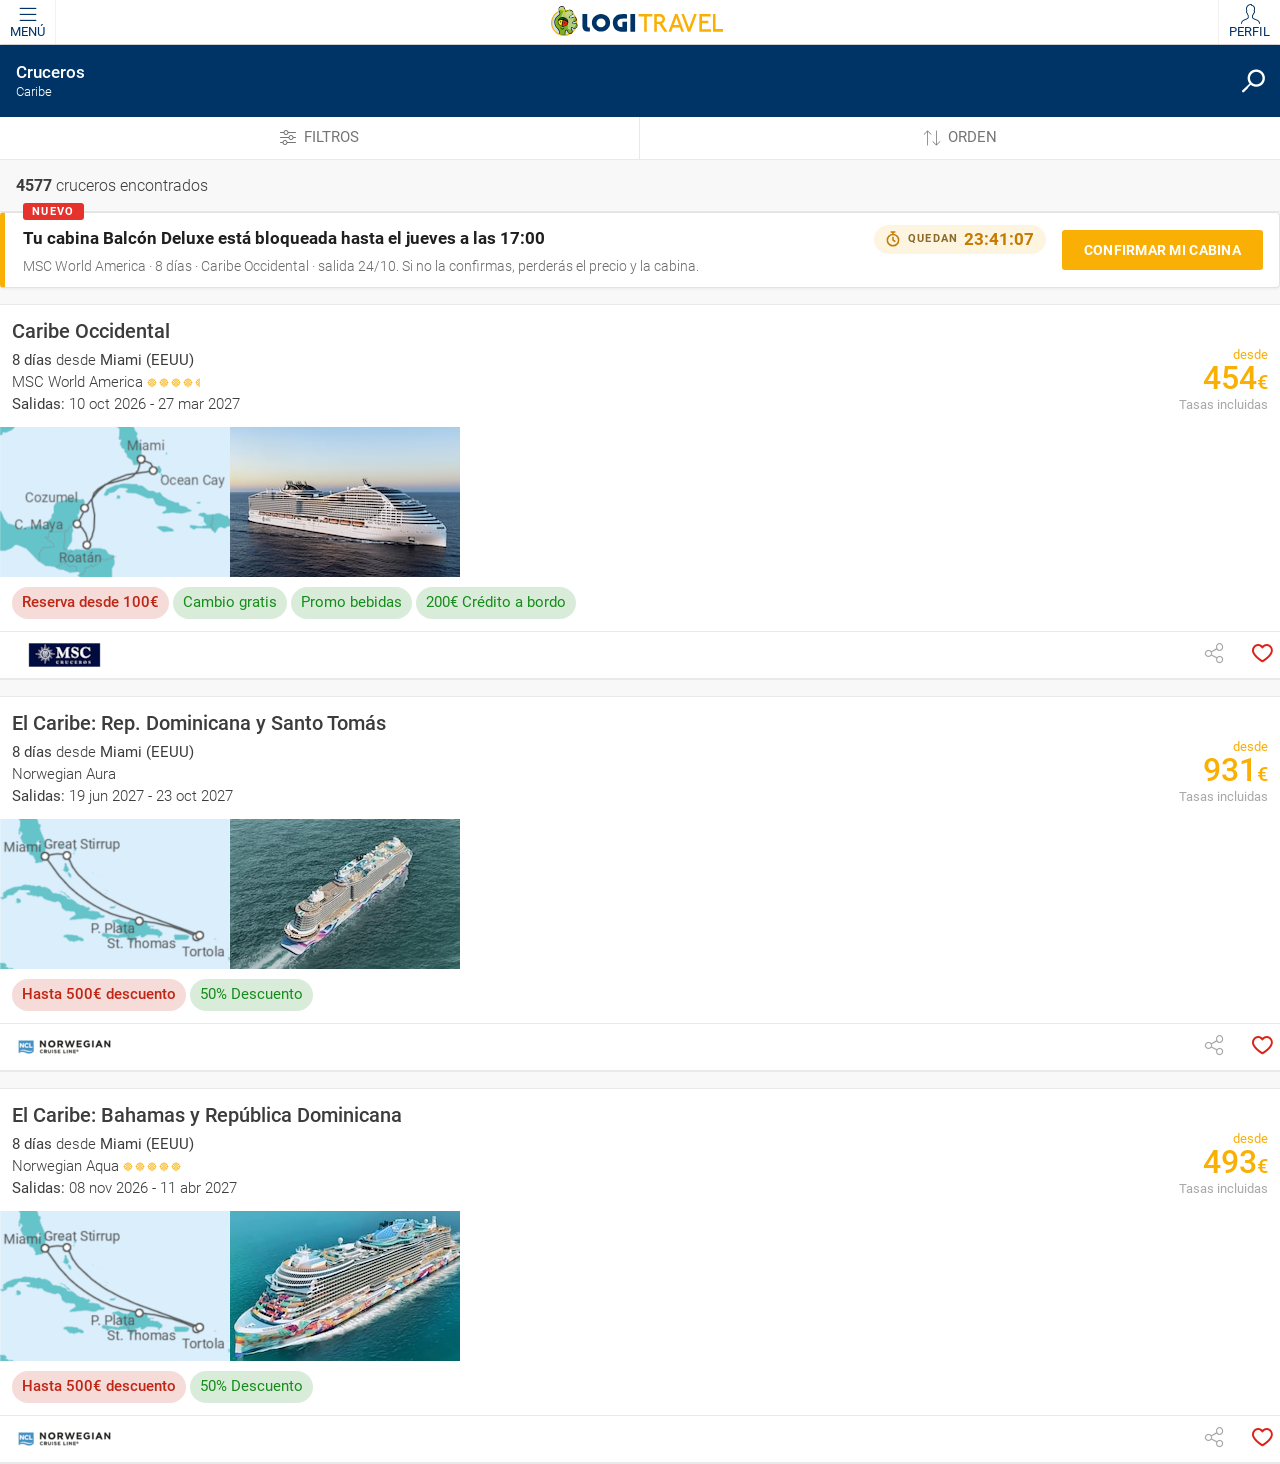
<file: assets/sim/cabina/mobile.html>
<!DOCTYPE html>
<html lang="es" class=" geolocation promises customevent">
<head>
<meta charset="utf-8">
<meta name="viewport" content="width=device-width, initial-scale=1">
<title>Maqueta · Cruceros (móvil)</title>
<link rel="stylesheet" href="../shared/fonts.css">
<link rel="stylesheet" href="site-mobile.css">
<link rel="stylesheet" href="banner.css">
</head>
<body class="m-layout-searcher-cru">
<header class="MHeaderLogitravel"><div class="menu-user-wrapper"><div class="menu js-menu-display"><div class="menu-icon"><i class="nico-menu"></i></div><span class="menu-text">Menú</span></div><a class="link-logo" href="#" title="Logitravel, especialistas en vacaciones, cruceros y grandes viajes"><figure class="logo-wrapper"><img class="logo" src="img/logitravel-a33131.svg" alt="Ir a la home de Logitravel.com"></figure></a><div class="user js-user-display"><div class="user-icon"><i class="nico-user"></i></div><span class="user-text">Perfil</span></div></div></header>
<main class="m-main-results-cru">
<div class="m-main-results-cru__header" data-results-header="">
                <div class="m-main-results-cru__resume">
                    <p class="m-main-results-cru__title">Cruceros</p>
                    <p class="m-main-results-cru__description"><span class="main-results-cru__list">
            Caribe
        </span></p>
                </div>
                <button class="m-button-rxjs m-main-results-cru__search" type="button" data-type="m-main-results-cru-search">

    <i class="nico-magnifier"></i>
    
</button>
            </div>
<div class="m-main-results-cru__actions" data-results-actions="">
                <button class="m-button-rxjs m-main-results-cru__action" type="button" data-type="m-main-results-cru-filter">

    <i class="nico-equalizer"></i>
    <span data-button-content="">Filtros</span>
</button>
                <button class="m-button-rxjs m-main-results-cru__action m-main-results-cru__action--order-by" type="button" data-type="m-main-results-cru-presentation">

    <i class="nico-arrows-both-directions"></i>
    <span data-button-content="">Orden</span>
</button>
            </div>
<p class="m-main-results-cru__total" data-results-total=""><strong>4577</strong> cruceros encontrados</p>
<section class="mf-cabin" id="mf-cabin" aria-live="polite">
  <span class="mf-cabin__new">Nuevo</span>
  <p class="mf-cabin__title" id="mf-title">Tu cabina Balcón Deluxe está bloqueada hasta el jueves a las 17:00</p>
  <div class="mf-cabin__time" id="mf-time">
    <svg viewBox="0 0 24 24" width="18" height="18" fill="none" stroke="currentColor" stroke-width="2" stroke-linecap="round" stroke-linejoin="round" aria-hidden="true"><circle cx="12" cy="13.5" r="7.5"/><path d="M12 9.5v4l2.5 1.5M9.5 2.5h5M12 2.5V6"/></svg>
    <span class="mf-cabin__label">Quedan</span>
    <strong class="mf-cabin__clock" id="mf-clock">23:41:08</strong>
  </div>
  <p class="mf-cabin__sub" id="mf-sub">MSC World America · 8 días · Caribe Occidental · salida 24/10. Si no la confirmas, perderás el precio y la cabina.</p>
  <button class="mf-cabin__cta" id="mf-cta" type="button">Confirmar mi cabina</button>
</section>

<div>
<div class="m-main-results-cru__content">
<a class="m-card-end-game undefined" data-type="m-main-results-cru-cruise-662-514" href="#" title="Caribe Occidental">
            <h3 class="m-card-end-game__title">Caribe Occidental</h3>
            <div class="m-card-end-game__content">
                <div class="m-card-end-game__desc">
                    <span class="m-card-end-game__description"><strong>8 días</strong> desde <strong>Miami (EEUU)</strong>
                        <span class="m-card-end-game__ship-name">MSC World America<div class="m-rating-stars m-card-end-game__ship-rating">
    <i class="nico-star-winds"></i><i class="nico-star-winds"></i><i class="nico-star-winds"></i><i class="nico-star-winds"></i><i class="nico-star-half-winds"></i>
</div></span>
                    </span>
                    
                    <span class="m-card-end-game__departures"><strong>Salidas:</strong> 10 oct 2026 - 27 mar 2027</span>
                </div>
                <div class="m-card-end-game__price">
            <span class="m-card-end-game__price-from">desde</span>
            <span class=""><span class="price__int">454</span><span class="price__currency price__currency--after">€</span></span>
            <p class="m-card-end-game__taxes">
    <span>Tasas incluidas</span>
</p>
        </div>
            </div>
            <div class="m-card-end-game__images">
        <figure class="m-image-rxjs m-card-end-game__map" data-type="map">
    <img src="img/1315457_214x305-426f8b.png" width="230" height="150" class="lazyloaded">
    
</figure>
        <figure class="m-image-rxjs m-card-end-game__ship" data-type="ship">
    <img src="img/generic-7cc50f.jpg" width="230" height="150" class="lazyloaded">
    
</figure>
    </div>
            <div class="m-card-end-game__promotions">
            <span class="m-card-end-game__promotion--highlight">
    <span>Reserva desde 100€ </span>
</span><span class="m-card-end-game__promotion">
    <span>Cambio gratis</span>
</span><span class="m-card-end-game__promotion">
    <span>Promo bebidas</span>
</span><span class="m-card-end-game__promotion">
    <span>200€ Crédito a bordo</span>
</span>
        </div>
            <div class="m-card-end-game__footer">
                <div class="m-card-end-game__logos">
        <figure class="m-image-rxjs m-card-end-game__logo" data-type="logo">
    <img src="img/logo_11-b0f8d2.png" width="112" height="30" class="lazyloaded">
    
</figure>
        
    </div>
                <div class="joyned-placeholder" data-joyned=""></div>
                <div class="m-card-end-game__buttons">
                    <button class="m-button-rxjs m-card-end-game__button m-card-end-game__button--share" type="button" data-type="m-card-end-game-share">

    <i class="nico-share-filled"></i>
    
</button>
                    <button class="m-button-rxjs m-card-end-game__button m-card-end-game__button--fav" type="button" data-type="card-end-game-fav">

    <i class="nico-heart"></i>
    
</button>
                </div>
                
            </div>
        </a>
<a class="m-card-end-game undefined" data-type="m-main-results-cru-cruise-416-588" href="#" title="El Caribe: Rep. Dominicana y Santo Tomás">
            <h3 class="m-card-end-game__title">El Caribe: Rep. Dominicana y Santo Tomás</h3>
            <div class="m-card-end-game__content">
                <div class="m-card-end-game__desc">
                    <span class="m-card-end-game__description"><strong>8 días</strong> desde <strong>Miami (EEUU)</strong>
                        <span class="m-card-end-game__ship-name">Norwegian Aura<div class="m-rating-stars m-card-end-game__ship-rating">
    
</div></span>
                    </span>
                    
                    <span class="m-card-end-game__departures"><strong>Salidas:</strong> 19 jun 2027 - 23 oct 2027</span>
                </div>
                <div class="m-card-end-game__price">
            <span class="m-card-end-game__price-from">desde</span>
            <span class=""><span class="price__int">931</span><span class="price__currency price__currency--after">€</span></span>
            <p class="m-card-end-game__taxes">
    <span>Tasas incluidas</span>
</p>
        </div>
            </div>
            <div class="m-card-end-game__images">
        <figure class="m-image-rxjs m-card-end-game__map" data-type="map">
    <img src="img/1322520_214x305-f725b3.png" width="230" height="150" class="lazyloaded">
    
</figure>
        <figure class="m-image-rxjs m-card-end-game__ship" data-type="ship">
    <img src="img/generic-506ed2.jpg" width="230" height="150" class="lazyloaded">
    
</figure>
    </div>
            <div class="m-card-end-game__promotions">
            <span class="m-card-end-game__promotion--highlight">
    <span>Hasta 500€ descuento</span>
</span><span class="m-card-end-game__promotion">
    <span>50% Descuento</span>
</span>
        </div>
            <div class="m-card-end-game__footer">
                <div class="m-card-end-game__logos">
        <figure class="m-image-rxjs m-card-end-game__logo" data-type="logo">
    <img src="img/logo_10-960e2d.png" width="112" height="30" class="lazyloaded">
    
</figure>
        
    </div>
                <div class="joyned-placeholder" data-joyned=""></div>
                <div class="m-card-end-game__buttons">
                    <button class="m-button-rxjs m-card-end-game__button m-card-end-game__button--share" type="button" data-type="m-card-end-game-share">

    <i class="nico-share-filled"></i>
    
</button>
                    <button class="m-button-rxjs m-card-end-game__button m-card-end-game__button--fav" type="button" data-type="card-end-game-fav">

    <i class="nico-heart"></i>
    
</button>
                </div>
                
            </div>
        </a>
<a class="m-card-end-game undefined" data-type="m-main-results-cru-cruise-73-780" href="#" title="El Caribe: Bahamas y República Dominicana">
            <h3 class="m-card-end-game__title">El Caribe: Bahamas y República Dominicana</h3>
            <div class="m-card-end-game__content">
                <div class="m-card-end-game__desc">
                    <span class="m-card-end-game__description"><strong>8 días</strong> desde <strong>Miami (EEUU)</strong>
                        <span class="m-card-end-game__ship-name">Norwegian Aqua<div class="m-rating-stars m-card-end-game__ship-rating">
    <i class="nico-star-winds"></i><i class="nico-star-winds"></i><i class="nico-star-winds"></i><i class="nico-star-winds"></i><i class="nico-star-winds"></i>
</div></span>
                    </span>
                    
                    <span class="m-card-end-game__departures"><strong>Salidas:</strong> 08 nov 2026 - 11 abr 2027</span>
                </div>
                <div class="m-card-end-game__price">
            <span class="m-card-end-game__price-from">desde</span>
            <span class=""><span class="price__int">493</span><span class="price__currency price__currency--after">€</span></span>
            <p class="m-card-end-game__taxes">
    <span>Tasas incluidas</span>
</p>
        </div>
            </div>
            <div class="m-card-end-game__images">
        <figure class="m-image-rxjs m-card-end-game__map" data-type="map">
    <img src="img/1170851_214x305-695f20.png" width="230" height="150" class="lazyloaded">
    
</figure>
        <figure class="m-image-rxjs m-card-end-game__ship" data-type="ship">
    <img src="img/generic-feba90.jpg" width="230" height="150" class="lazyloaded">
    
</figure>
    </div>
            <div class="m-card-end-game__promotions">
            <span class="m-card-end-game__promotion--highlight">
    <span>Hasta 500€ descuento</span>
</span><span class="m-card-end-game__promotion">
    <span>50% Descuento</span>
</span>
        </div>
            <div class="m-card-end-game__footer">
                <div class="m-card-end-game__logos">
        <figure class="m-image-rxjs m-card-end-game__logo" data-type="logo">
    <img src="img/logo_10-960e2d.png" width="112" height="30" class="lazyloaded">
    
</figure>
        
    </div>
                <div class="joyned-placeholder" data-joyned=""></div>
                <div class="m-card-end-game__buttons">
                    <button class="m-button-rxjs m-card-end-game__button m-card-end-game__button--share" type="button" data-type="m-card-end-game-share">

    <i class="nico-share-filled"></i>
    
</button>
                    <button class="m-button-rxjs m-card-end-game__button m-card-end-game__button--fav" type="button" data-type="card-end-game-fav">

    <i class="nico-heart"></i>
    
</button>
                </div>
                
            </div>
        </a>
</div>
</div>
</main>
<script src="frame.js"></script>
</body>
</html>
</file>
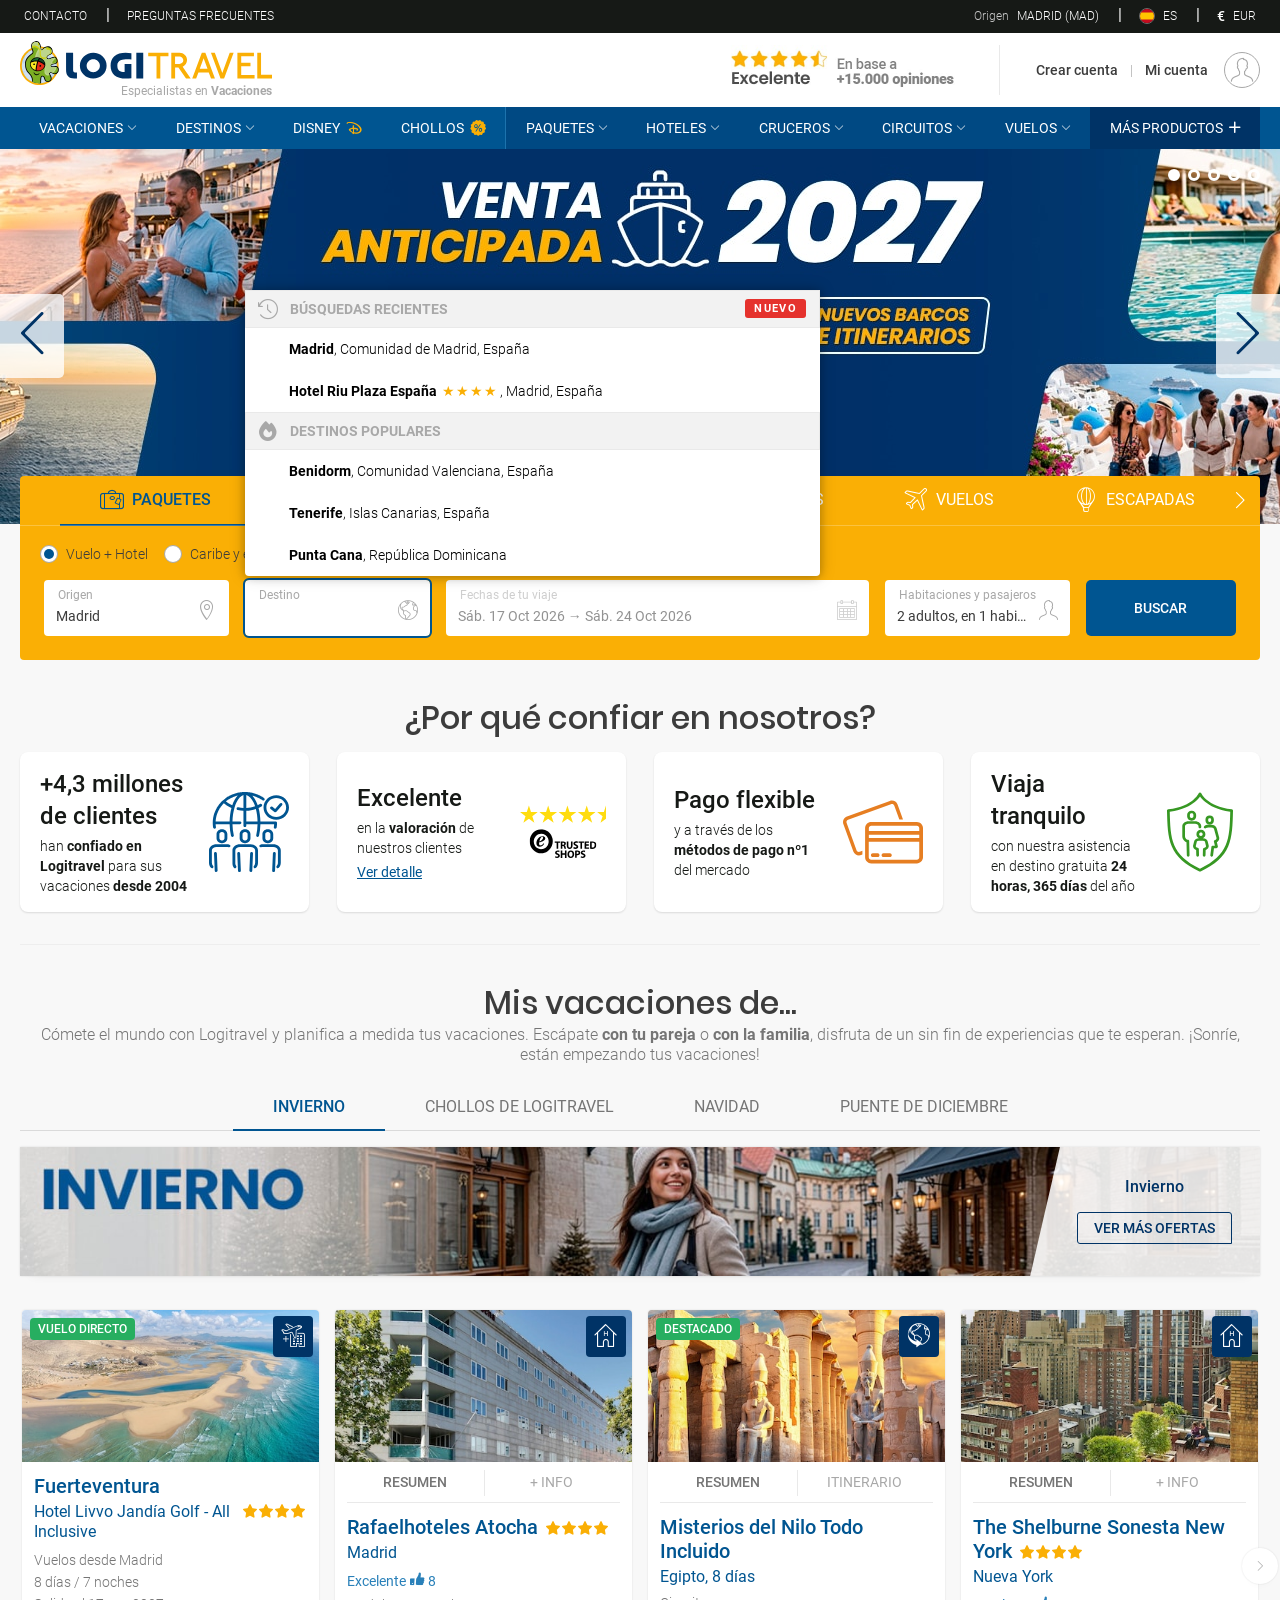
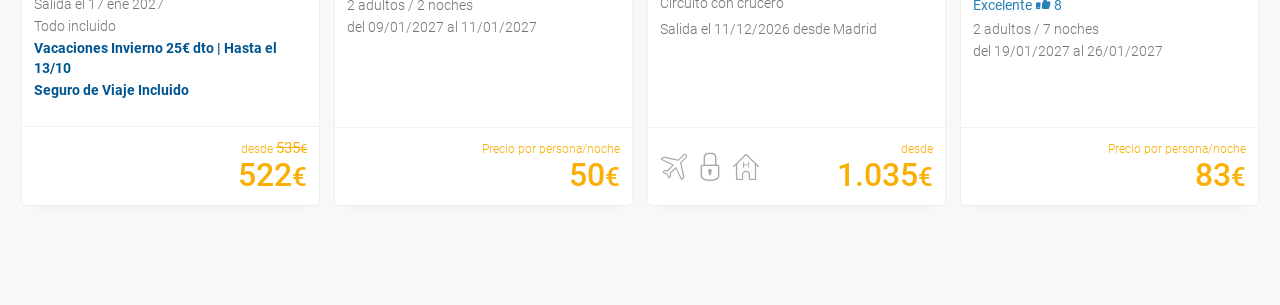
<file: assets/sim/home/desktop.html>
<!DOCTYPE html>
<html lang="es" data-platform="desktop" class=" geolocation promises customevent">
<head>
<meta charset="utf-8">
<meta name="viewport" content="width=device-width, initial-scale=1">
<title>Maqueta · Home (escritorio)</title>
<link rel="stylesheet" href="../shared/fonts.css">
<link rel="stylesheet" href="site-desktop.css">
<link rel="stylesheet" href="home.css">
</head>
<body>
<div id="app">
<header data-testid="Header" class="Header-babylon-namespace__sc-712f3169-0 eGkLbv"><div data-testid="HeaderTop" class="Top-babylon-namespace__sc-af271fa6-0 cpcBbG"><div class="Container-babylon-namespace__sc-a838f392-0 iuBpgx"><ul><li><a data-testid="Anchor" href="#" content="Contacto" title="Contacta con Logitravel" class="Link-babylon-namespace__sc-a4dc2d21-0 dCbRSF">Contacto</a></li><li><a data-testid="Anchor" href="#" content="Preguntas frecuentes" title="Te ayudamos a resolver tus dudas" class="Link-babylon-namespace__sc-a4dc2d21-0 dCbRSF">Preguntas frecuentes</a></li></ul><ul><li><button data-testid="LocationsButton" class="Button-babylon-namespace__sc-d3b0e47-2 dgdEzi"><span class="label">Origen</span>Madrid (MAD)</button></li><li><button class="Button-babylon-namespace__sc-d3b0e47-2 dgdEzi btn-lang"><div class="NoClickeable-babylon-namespace__sc-af271fa6-1 ezBtvz"><img data-testid="Image" width="16" height="16" alt="es-ES" src="img/ES-e6565b.svg" class="ImageStyled-babylon-namespace__sc-2dc4ff52-0 jHrslV lazy-loaded flag"><span class="language">es</span></div></button></li><li><button class="Button-babylon-namespace__sc-d3b0e47-2 dgdEzi"><div class="NoClickeable-babylon-namespace__sc-af271fa6-1 ezBtvz"><span class="symbol">€</span>EUR</div></button></li></ul></div></div><div data-testid="HeaderMiddle" class="Middle-babylon-namespace__sc-46290132-0 jgfwXU"><div class="Container-babylon-namespace__sc-a838f392-0 fvrWbd"><div id="Logo" class="Logo-babylon-namespace__sc-e6c06917-0 kgJgGv"><a data-testid="ImageLink" href="#" title="Logitravel, especialistas en vacaciones, cruceros y grandes viajes" class="Link-babylon-namespace__sc-a4dc2d21-0 dCbRSF"><img data-testid="Image" width="251" height="44" alt="Ir a la home de Logitravel.com" src="img/logitravel-18d27f.svg" class="ImageStyled-babylon-namespace__sc-2dc4ff52-0 jHrslV lazy-loaded"></a><h1 data-testid="InnerMarkdownHTML">Especialistas en <strong>Vacaciones</strong></h1></div><div data-testid="certifications" id="certifications" class="CertificationsWrapper-babylon-namespace__sc-5ee3583d-0 cOhfMt"><div class="CertificationItem-babylon-namespace__sc-5d0ec4be-1 bZKGah"><a data-testid="ImageLink" href="#" title="Logitravel" class="Link-babylon-namespace__sc-a4dc2d21-0 dCbRSF"><img data-testid="Image" height="50" alt="" src="img/valoracion_opiniones_2-56a978.jpg" class="ImageStyled-babylon-namespace__sc-2dc4ff52-0 jHrslV lazy-loaded"></a></div></div><div class="User-babylon-namespace__sc-2bcd1f8a-0 dkfdSw"><a data-testid="Anchor" href="#" content="Crear cuenta" title="Crear cuenta" type="register" class="Link-babylon-namespace__sc-a4dc2d21-0 dCbRSF">Crear cuenta</a><span class="separator">|</span><a data-testid="Anchor" href="#" content="Mi cuenta" title="Mi cuenta" type="login" class="Link-babylon-namespace__sc-a4dc2d21-0 dCbRSF">Mi cuenta</a><i class="Icon-babylon-namespace__sc-64476a4f-0 IconUser-babylon-namespace__sc-712f3169-6 bTlaXO nico-user"></i></div></div></div><nav data-testid="HeaderBottom" class="NavMenu-babylon-namespace__sc-5f455f17-0 gTYSRc"><div class="Container-babylon-namespace__sc-a838f392-0 NavContainer-babylon-namespace__sc-5f455f17-1 iuBpgx sVZyY"><ul class="MenuList-babylon-namespace__sc-5f455f17-5 biSlSn"><li class="MenuItem-babylon-namespace__sc-5f455f17-7 hEFtEK"><a data-testid="Anchor" class="Link-babylon-namespace__sc-a4dc2d21-0 dCbRSF MenuLink-babylon-namespace__sc-5f455f17-6 krBA-Dx menu-link" content="Vacaciones" href="#" skin="holidays" title="Especialistas en Vacaciones" secondary_links="[object Object]" extra_content="[object Object]">Vacaciones<i class="Icon-babylon-namespace__sc-64476a4f-0 IconAngleDown-babylon-namespace__sc-5f455f17-2 gBkgvx nico-angle-down"></i></a></li><li class="MenuItem-babylon-namespace__sc-5f455f17-7 hEFtEK"><a data-testid="Anchor" class="Link-babylon-namespace__sc-a4dc2d21-0 dCbRSF MenuLink-babylon-namespace__sc-5f455f17-6 krBA-Dx menu-link" content="Destinos" href="#" skin="destinations" title="Destinos para tus vacaciones" secondary_links="[object Object]" extra_content="[object Object]">Destinos<i class="Icon-babylon-namespace__sc-64476a4f-0 IconAngleDown-babylon-namespace__sc-5f455f17-2 gBkgvx nico-angle-down"></i></a></li><li class="MenuItem-babylon-namespace__sc-5f455f17-7 hEFtEK"><a data-testid="Anchor" class="Link-babylon-namespace__sc-a4dc2d21-0 dCbRSF MenuLink-babylon-namespace__sc-5f455f17-6 krBA-Dx menu-link" content="Disney" href="#" skin="disney" title="Viajes a Disney">Disney<i class="Icon-babylon-namespace__sc-64476a4f-0 IconBaseMenu-babylon-namespace__sc-5f455f17-3 fiGiOw nico-disney"></i></a></li><li class="MenuItem-babylon-namespace__sc-5f455f17-7 hEFtEK deals"><a data-testid="Anchor" class="Link-babylon-namespace__sc-a4dc2d21-0 dCbRSF MenuLink-babylon-namespace__sc-5f455f17-6 krBA-Dx menu-link" content="Chollos" href="#" skin="deals" title="Viajes Chollo">Chollos<i class="Icon-babylon-namespace__sc-64476a4f-0 IconBaseMenu-babylon-namespace__sc-5f455f17-3 fiGiOw nico-promo-label-filled"></i></a></li><li class="MenuItem-babylon-namespace__sc-5f455f17-7 hEFtEK highlight"><a data-testid="Anchor" class="Link-babylon-namespace__sc-a4dc2d21-0 dCbRSF MenuLink-babylon-namespace__sc-5f455f17-6 krBA-Dx menu-link" content="Paquetes" href="#" skin="business-line packages" title="Paquetes Vacacionales" secondary_links="[object Object]" extra_content="[object Object]">Paquetes<i class="Icon-babylon-namespace__sc-64476a4f-0 IconAngleDown-babylon-namespace__sc-5f455f17-2 gBkgvx nico-angle-down"></i></a></li><li class="MenuItem-babylon-namespace__sc-5f455f17-7 hEFtEK highlight"><a data-testid="Anchor" class="Link-babylon-namespace__sc-a4dc2d21-0 dCbRSF MenuLink-babylon-namespace__sc-5f455f17-6 krBA-Dx menu-link" content="Hoteles" href="#" skin="business-line hotel" title="Ofertas de hoteles" secondary_links="[object Object]" extra_content="[object Object]">Hoteles<i class="Icon-babylon-namespace__sc-64476a4f-0 IconAngleDown-babylon-namespace__sc-5f455f17-2 gBkgvx nico-angle-down"></i></a></li><li class="MenuItem-babylon-namespace__sc-5f455f17-7 hEFtEK highlight"><a data-testid="Anchor" class="Link-babylon-namespace__sc-a4dc2d21-0 dCbRSF MenuLink-babylon-namespace__sc-5f455f17-6 krBA-Dx menu-link" content="Cruceros" href="#" skin="business-line cruises" title="Cruceros" secondary_links="[object Object]" extra_content="[object Object]">Cruceros<i class="Icon-babylon-namespace__sc-64476a4f-0 IconAngleDown-babylon-namespace__sc-5f455f17-2 gBkgvx nico-angle-down"></i></a></li><li class="MenuItem-babylon-namespace__sc-5f455f17-7 hEFtEK highlight"><a data-testid="Anchor" class="Link-babylon-namespace__sc-a4dc2d21-0 dCbRSF MenuLink-babylon-namespace__sc-5f455f17-6 krBA-Dx menu-link" content="Circuitos" href="#" skin="business-line tours" title="Circuitos, Viajes Combinados y Rutas en Coche" secondary_links="[object Object]" extra_content="[object Object]">Circuitos<i class="Icon-babylon-namespace__sc-64476a4f-0 IconAngleDown-babylon-namespace__sc-5f455f17-2 gBkgvx nico-angle-down"></i></a></li><li class="MenuItem-babylon-namespace__sc-5f455f17-7 hEFtEK highlight"><a data-testid="Anchor" class="Link-babylon-namespace__sc-a4dc2d21-0 dCbRSF MenuLink-babylon-namespace__sc-5f455f17-6 krBA-Dx menu-link" content="Vuelos" href="#" skin="business-line flights" title="Vuelos" secondary_links="[object Object]" extra_content="[object Object]">Vuelos<i class="Icon-babylon-namespace__sc-64476a4f-0 IconAngleDown-babylon-namespace__sc-5f455f17-2 gBkgvx nico-angle-down"></i></a></li><li class="MenuItem-babylon-namespace__sc-5f455f17-7 hEFtEK sublist more-products"><a data-testid="Anchor" class="Link-babylon-namespace__sc-a4dc2d21-0 dCbRSF MenuLink-babylon-namespace__sc-5f455f17-6 krBA-Dx menu-link" href="#" title="Más Productos"><span class="MoreProductsContent-babylon-namespace__sc-59730ae5-0 ksMzcS">Más Productos</span><i class="Icon-babylon-namespace__sc-64476a4f-0 IconPlus-babylon-namespace__sc-5f455f17-4 ignHFi nico-plus"></i></a></li></ul></div></nav></header>
<main class="styled__MainContainer-sc-oypmrc-2 iUctpa">
<div data-testid="HydrationOnDemand" data-hydration-on-demand="true"><div data-testid="CarouselHeaderBlock" class="CarouselHeaderBlock-babylon-namespace__sc-a66ed335-0 jFsmBs"><div class="SplideWrapper-babylon-namespace__sc-98557405-1 hgRFYb CarouselHeaderDesktopSlider-babylon-namespace__sc-a66ed335-5 hTwGZY" data-testid="Slider"><div class="splide splide--fade splide--ltr splide--draggable is-active is-overflow is-initialized" id="splide01" role="region" aria-roledescription="carousel"><div class="splide__track splide__track--fade splide__track--ltr splide__track--draggable" data-testid="SliderTrack" id="splide01-track" style="padding-left: 0px; padding-right: 0px;" aria-live="off" aria-atomic="true" aria-busy="false"><ul class="splide__list" data-testid="SliderList" role="presentation" aria-label="Slider List" id="splide01-list"><li class="splide__slide is-active is-visible" data-testid="SliderSlide" role="tabpanel" id="splide01-slide04" aria-roledescription="slide" aria-label="4 of 5" style="width: calc(100%); transform: none; transition: opacity 400ms cubic-bezier(0.25, 1, 0.5, 1);"><div class="Slide-babylon-namespace__sc-a66ed335-4 eCUbSw"><a data-testid="ImageLink" href="#" title="Cruceros 2027" content="" class="Link-babylon-namespace__sc-a4dc2d21-0 fcsMwM"><img data-testid="Image" width="1920" height="375" alt="Cruceros 2027" src="img/banner_1594396-51c226.jpg" decoding="async" fetchpriority="low" class="ImageStyled-babylon-namespace__sc-2dc4ff52-0 jHrslV lazy-loaded" style=""></a></div></li></ul></div><div class="splide__arrows splide__arrows--ltr" data-testid="SliderArrows"><button class="splide__arrow splide__arrow--prev" type="button" role="button" data-testid="SliderArrowPrev" aria-label="Previous slide" aria-controls="splide01-track"><i class="nico-angle-left"></i></button><button class="splide__arrow splide__arrow--next" type="button" role="button" data-testid="SliderArrowNext" aria-label="Next slide" aria-controls="splide01-track"><i class="nico-angle-right"></i></button></div><ul class="splide__pagination splide__pagination--ltr" role="tablist" aria-label="Select a slide to show"><li role="presentation"><button class="splide__pagination__page is-active" type="button" role="tab" aria-controls="splide01-slide01" aria-label="Go to slide 1" tabindex="-1"></button></li><li role="presentation"><button class="splide__pagination__page" type="button" role="tab" aria-controls="splide01-slide02" aria-label="Go to slide 2" tabindex="-1"></button></li><li role="presentation"><button class="splide__pagination__page" type="button" role="tab" aria-controls="splide01-slide03" aria-label="Go to slide 3" tabindex="-1"></button></li><li role="presentation"><button class="splide__pagination__page" type="button" role="tab" aria-controls="splide01-slide04" aria-label="Go to slide 4" aria-selected="true"></button></li><li role="presentation"><button class="splide__pagination__page" type="button" role="tab" aria-controls="splide01-slide05" aria-label="Go to slide 5" tabindex="-1"></button></li></ul></div></div></div></div>
<div class="Container-babylon-namespace__sc-a838f392-0 SectionSearcher-babylon-namespace__sc-b49348c1-2 iuBpgx dTxlKN" id="searchForm"><div data-testid="HydrationOnDemand" data-hydration-on-demand="true"><div data-testid="SearcherMultiple" class="SearcherMultipleBaseWrapper-babylon-namespace__sc-b59f7142-0 cBAaUO"><div data-testid="Tabs" class="TabsStyled-babylon-namespace__sc-7b608b47-0 kvGNYU SearcherMultipleBaseTabs-babylon-namespace__sc-7bb482a6-0 fvtsHu tabs-component"><div class="SplideWrapper-babylon-namespace__sc-98557405-1 eJSemT TabsCarousel-babylon-namespace__sc-7b608b47-2 gipDDj" data-testid="Slider"><div class="splide is-overflow is-initialized splide--slide splide--ltr splide--draggable is-active" id="splide02" role="tablist" aria-roledescription="carousel"><div class="splide__track splide__track--slide splide__track--ltr splide__track--draggable" data-testid="SliderTrack" id="splide02-track" style="padding-left: 0px; padding-right: 0px;" aria-live="polite" aria-atomic="true"><ul class="splide__list" data-testid="SliderList" role="presentation" aria-label="Slider List" id="splide02-list" style="transform: translateX(0px);"><li class="splide__slide is-active is-visible" data-testid="SliderSlide" role="group" id="splide02-slide01" aria-roledescription="slide" aria-label="1 of 10"><button class="TabsButton-babylon-namespace__sc-7b608b47-4 eJnrLT is-active" type="button" id="tab-btn-0" role="tab"><i class="Icon-babylon-namespace__sc-64476a4f-0 mZxCz nico-suitcase"></i>Paquetes</button></li><li class="splide__slide is-visible is-next" data-testid="SliderSlide" role="group" id="splide02-slide02" aria-roledescription="slide" aria-label="2 of 10"><button class="TabsButton-babylon-namespace__sc-7b608b47-4 eJnrLT" type="button" id="tab-btn-1" role="tab"><i class="Icon-babylon-namespace__sc-64476a4f-0 mZxCz nico-hotel"></i>Hoteles</button></li><li class="splide__slide is-visible" data-testid="SliderSlide" role="group" id="splide02-slide03" aria-roledescription="slide" aria-label="3 of 10"><button class="TabsButton-babylon-namespace__sc-7b608b47-4 eJnrLT" type="button" id="tab-btn-2" role="tab"><i class="Icon-babylon-namespace__sc-64476a4f-0 mZxCz nico-cruise"></i>Cruceros</button></li><li class="splide__slide is-visible" data-testid="SliderSlide" role="group" id="splide02-slide04" aria-roledescription="slide" aria-label="4 of 10"><button class="TabsButton-babylon-namespace__sc-7b608b47-4 eJnrLT" type="button" id="tab-btn-3" role="tab"><i class="Icon-babylon-namespace__sc-64476a4f-0 mZxCz nico-earth-arrow"></i>Grandes Viajes</button></li><li class="splide__slide is-visible" data-testid="SliderSlide" role="group" id="splide02-slide05" aria-roledescription="slide" aria-label="5 of 10"><button class="TabsButton-babylon-namespace__sc-7b608b47-4 eJnrLT" type="button" id="tab-btn-4" role="tab"><i class="Icon-babylon-namespace__sc-64476a4f-0 mZxCz nico-plane"></i>Vuelos</button></li><li class="splide__slide" data-testid="SliderSlide" role="group" id="splide02-slide06" aria-roledescription="slide" aria-label="6 of 10" aria-hidden="true"><button class="TabsButton-babylon-namespace__sc-7b608b47-4 eJnrLT" type="button" id="tab-btn-5" role="tab" tabindex="-1"><i class="Icon-babylon-namespace__sc-64476a4f-0 mZxCz nico-hot-air-balloon"></i>Escapadas</button></li><li class="splide__slide" data-testid="SliderSlide" role="group" id="splide02-slide07" aria-roledescription="slide" aria-label="7 of 10" aria-hidden="true"><button class="TabsButton-babylon-namespace__sc-7b608b47-4 eJnrLT" type="button" id="tab-btn-6" role="tab" tabindex="-1"><i class="Icon-babylon-namespace__sc-64476a4f-0 mZxCz nico-ferry"></i>Ferries</button></li><li class="splide__slide" data-testid="SliderSlide" role="group" id="splide02-slide08" aria-roledescription="slide" aria-label="8 of 10" aria-hidden="true"><button class="TabsButton-babylon-namespace__sc-7b608b47-4 eJnrLT" type="button" id="tab-btn-7" role="tab" tabindex="-1"><i class="Icon-babylon-namespace__sc-64476a4f-0 mZxCz nico-train"></i>Trenes</button></li><li class="splide__slide" data-testid="SliderSlide" role="group" id="splide02-slide09" aria-roledescription="slide" aria-label="9 of 10" aria-hidden="true"><button class="TabsButton-babylon-namespace__sc-7b608b47-4 eJnrLT" type="button" id="tab-btn-8" role="tab" tabindex="-1"><i class="Icon-babylon-namespace__sc-64476a4f-0 mZxCz nico-car"></i>Coches</button></li><li class="splide__slide" data-testid="SliderSlide" role="group" id="splide02-slide10" aria-roledescription="slide" aria-label="10 of 10" aria-hidden="true"><button class="TabsButton-babylon-namespace__sc-7b608b47-4 eJnrLT" type="button" id="tab-btn-9" role="tab" tabindex="-1"><i class="Icon-babylon-namespace__sc-64476a4f-0 mZxCz nico-ticket"></i>Actividades</button></li></ul></div><div class="splide__arrows splide__arrows--ltr" data-testid="SliderArrows"><button class="splide__arrow splide__arrow--prev" type="button" data-testid="SliderArrowPrev" disabled="" aria-label="Previous slide" aria-controls="splide02-track"><i class="nico-angle-left"></i></button><button class="splide__arrow splide__arrow--next" type="button" data-testid="SliderArrowNext" aria-label="Next slide" aria-controls="splide02-track"><i class="nico-angle-right"></i></button></div></div></div><div role="tabpanel" aria-controls="tabpanel-0" aria-labelledby="tab-btn-0" id="tabpanel-0" class="TabsWrapper-babylon-namespace__sc-7b608b47-5 TabsWrapper-babylon-namespace__sc-bf43b0e8-0 nwjOH DVCWT"><div id="tabpanel-0" class="TabsContent-babylon-namespace__sc-7b608b47-6 iKTWga is-active"><div data-testid="SearcherMultiple" class="SearcherMultipleBaseWrapper-babylon-namespace__sc-b59f7142-0 cBAaUO"><div data-testid="SearcherMultiPak" class="SearcherWrapper-babylon-namespace__sc-622245a3-0 eJoEra SearcherStyled-babylon-namespace__sc-fe3e376d-0 gCMDxH"><fieldset class="SearcherContent-babylon-namespace__sc-622245a3-1 dYxudS"><div class="SearcherDivision-babylon-namespace__sc-622245a3-2 SearcherTop-babylon-namespace__sc-622245a3-3 ggGFkF kyCRAE"><ul data-testid="ScrollHorizontal" class="ScrollHorizontalList-babylon-namespace__sc-91a01316-0 heULce"><li class="ScrollHorizontalItem-babylon-namespace__sc-91a01316-1 gwhUdr"><div data-testid="RadioButtonGroup" class="RadioButtonWrapper-babylon-namespace__sc-b321c43f-0 irwlxn RadioButtonGroup-babylon-namespace__sc-e7e3be34-0"><div class="RadioButtonItemWrapper-babylon-namespace__sc-5ba2cd75-3 jUmvyY"><input type="radio" id=":r0:" role="radio" data-testid="RadioButtonDefault" class="RadioButtonInput-babylon-namespace__sc-5ba2cd75-1 fdCRyJ" value="FLI_HOT" checked=""><label for=":r0:" class="RadioButtonLabel-babylon-namespace__sc-5ba2cd75-0 fUrrmX"><span>Vuelo + Hotel</span></label></div><div class="RadioButtonItemWrapper-babylon-namespace__sc-5ba2cd75-3 jUmvyY"><input type="radio" id=":r1:" role="radio" data-testid="RadioButtonDefault" class="RadioButtonInput-babylon-namespace__sc-5ba2cd75-1 fdCRyJ" value="TOU"><label for=":r1:" class="RadioButtonLabel-babylon-namespace__sc-5ba2cd75-0 jgcsSU"><span>Caribe y exóticos</span></label></div><div class="RadioButtonItemWrapper-babylon-namespace__sc-5ba2cd75-3 jUmvyY"><input type="radio" id=":r2:" role="radio" data-testid="RadioButtonDefault" class="RadioButtonInput-babylon-namespace__sc-5ba2cd75-1 fdCRyJ" value="TOU_SPECIALS"><label for=":r2:" class="RadioButtonLabel-babylon-namespace__sc-5ba2cd75-0 jgcsSU"><span>Salidas especiales</span></label></div><div class="RadioButtonItemWrapper-babylon-namespace__sc-5ba2cd75-3 jUmvyY"><input type="radio" id=":r3:" role="radio" data-testid="RadioButtonDefault" class="RadioButtonInput-babylon-namespace__sc-5ba2cd75-1 fdCRyJ" value="FER_HOT"><label for=":r3:" class="RadioButtonLabel-babylon-namespace__sc-5ba2cd75-0 jgcsSU"><span>Ferry + Hotel</span></label></div><div class="RadioButtonItemWrapper-babylon-namespace__sc-5ba2cd75-3 jUmvyY"><input type="radio" id=":r4:" role="radio" data-testid="RadioButtonDefault" class="RadioButtonInput-babylon-namespace__sc-5ba2cd75-1 fdCRyJ" value="TRA_HOT"><label for=":r4:" class="RadioButtonLabel-babylon-namespace__sc-5ba2cd75-0 jgcsSU"><span>Tren + Hotel</span></label></div></div></li></ul></div><div class="SearcherDivision-babylon-namespace__sc-622245a3-2 SearcherMiddle-babylon-namespace__sc-622245a3-7 ggGFkF jozpzm"><div class="VisibleSearcherWrapper-babylon-namespace__sc-27a7502d-0 bjtMUs"><form data-testid="Form" class="Form-babylon-namespace__sc-3ac8e653-0 kSBvMu"><div data-testid="SearcherFlightHotel" class="SearcherWrapper-babylon-namespace__sc-622245a3-0 eJoEra SearcherFlightHotel-babylon-namespace__sc-8412d786-0 cKVSIL"><fieldset class="SearcherContent-babylon-namespace__sc-622245a3-1 dYxudS"><div class="SearcherDivision-babylon-namespace__sc-622245a3-2 SearcherMiddle-babylon-namespace__sc-622245a3-7 ggGFkF jozpzm"><div data-variant="larger" class="SearcherItem-babylon-namespace__sc-622245a3-5 SearcherItemWithMaxWidth-babylon-namespace__sc-622245a3-6 SearcherFlightHotelItem-babylon-namespace__sc-8412d786-1 ljZyqp kbiXMJ fzmXoJ"><div data-testid="Autocomplete" id="autocomplete" class="AutocompleteBlock-babylon-namespace__sc-3d29fa62-1" data-mf="origin"><div data-testid="Input" class="InputWrapper-babylon-namespace__sc-771ec204-0 kUIFlJ"><label data-testid="InputLabel" for=":r5:-input-text" class="InputLabel-babylon-namespace__sc-771ec204-1 cbbHdC">Origen</label><div class="InputComponentWrapper-babylon-namespace__sc-771ec204-3 coIiFk input-component-wrapper"><div class="InputIconWrapper-babylon-namespace__sc-771ec204-4 hYSdIT"><input type="text" id=":r5:-input-text" class="InputComponent-babylon-namespace__sc-771ec204-6 cpjksO" placeholder="" role="textbox" data-icon="marker" autocomplete="off" value="Madrid"><div class="InputIcon-babylon-namespace__sc-771ec204-2 pCRPF" aria-hidden="true"><i data-testid="InputIcon" class="Icon-babylon-namespace__sc-64476a4f-0 mZxCz nico-marker"></i></div></div></div></div></div></div><div data-variant="larger" class="SearcherItem-babylon-namespace__sc-622245a3-5 SearcherItemWithMaxWidth-babylon-namespace__sc-622245a3-6 SearcherFlightHotelItem-babylon-namespace__sc-8412d786-1 dwKedW kbiXMJ fzmXoJ"><div data-testid="Autocomplete" id="autocomplete" class="AutocompleteBlock-babylon-namespace__sc-3d29fa62-1" data-mf="dest"><div data-testid="Input" class="InputWrapper-babylon-namespace__sc-771ec204-0 kUIFlJ"><label data-testid="InputLabel" for=":r6:-input-text" class="InputLabel-babylon-namespace__sc-771ec204-1 hQzjmq">Destino</label><div class="InputComponentWrapper-babylon-namespace__sc-771ec204-3 coIiFk input-component-wrapper"><div class="InputIconWrapper-babylon-namespace__sc-771ec204-4 hYSdIT"><input type="text" id=":r6:-input-text" class="InputComponent-babylon-namespace__sc-771ec204-6 cpjksO" placeholder="" role="textbox" data-icon="earth-planet" autocomplete="off" value=""><div class="InputIcon-babylon-namespace__sc-771ec204-2 pCRPF" aria-hidden="true"><i data-testid="InputIcon" class="Icon-babylon-namespace__sc-64476a4f-0 mZxCz nico-earth-planet"></i></div></div></div></div></div></div><div data-variant="larger" class="SearcherItem-babylon-namespace__sc-622245a3-5 SearcherItemWithMaxWidth-babylon-namespace__sc-622245a3-6 SearcherFlightHotelItem-babylon-namespace__sc-8412d786-1 SearcherFlightHotelDatesItem-babylon-namespace__sc-8412d786-2 lbmZvz kbiXMJ fzmXoJ dpJIhb"><div data-testid="Calendar" class="FlatpickrCalendarWrapper-babylon-namespace__sc-8163546a-0 cIyAYZ"><div data-testid="InputPanel"><div data-testid="Input" class="InputWrapper-babylon-namespace__sc-771ec204-0 kUIFlJ"><label data-testid="InputLabel" for=":r8:-:r7:-input-calendar-Fechas de tu viaje" class="InputLabel-babylon-namespace__sc-771ec204-1 cecVNX">Fechas de tu viaje</label><div class="InputComponentWrapper-babylon-namespace__sc-771ec204-3 coIiFk input-component-wrapper"><div class="InputIconWrapper-babylon-namespace__sc-771ec204-4 hYSdIT"><input disabled="" type="button" id=":r8:-:r7:-input-calendar-Fechas de tu viaje" class="InputComponent-babylon-namespace__sc-771ec204-6 fQEpQZ" role="button" data-icon="calendar" value="Sáb. 17 Oct 2026 → Sáb. 24 Oct 2026"><div class="InputIcon-babylon-namespace__sc-771ec204-2 TsopJ" aria-hidden="true"><i data-testid="InputIcon" class="Icon-babylon-namespace__sc-64476a4f-0 mZxCz nico-calendar"></i></div></div></div></div></div></div></div><div data-variant="larger" class="SearcherItem-babylon-namespace__sc-622245a3-5 SearcherItemWithMaxWidth-babylon-namespace__sc-622245a3-6 SearcherFlightHotelItem-babylon-namespace__sc-8412d786-1 laZjHg kbiXMJ fzmXoJ"><div data-testid="Accommodation" class="Accomodation-babylon-namespace__sc-2301a4f9-1 iUmtss"><div data-testid="InputPanel"><div data-testid="Input" class="InputWrapper-babylon-namespace__sc-771ec204-0 kUIFlJ"><label data-testid="InputLabel" for=":r9:-input-text" class="InputLabel-babylon-namespace__sc-771ec204-1 cbbHdC">Habitaciones y pasajeros</label><div class="InputComponentWrapper-babylon-namespace__sc-771ec204-3 coIiFk input-component-wrapper"><div class="InputIconWrapper-babylon-namespace__sc-771ec204-4 hYSdIT"><input type="button" id=":r9:-input-text" class="InputComponent-babylon-namespace__sc-771ec204-6 cpjksO" role="button" data-icon="user" value="2 adultos, en 1 habitación"><div class="InputIcon-babylon-namespace__sc-771ec204-2 pCRPF" aria-hidden="true"><i data-testid="InputIcon" class="Icon-babylon-namespace__sc-64476a4f-0 mZxCz nico-user"></i></div></div></div></div></div></div></div><div data-testid="SearcherButtonDesktop" class="SearcherItem-babylon-namespace__sc-622245a3-5 SearcherItemButtonDesktop-babylon-namespace__sc-5d18f6b3-1 cTdwPo lcqmkP searcher-button SearcherButton-babylon-namespace__sc-785e8642-0 kKXHUm"><div class="SearcherWrapper-babylon-namespace__sc-5d18f6b3-2 fNLwbR"><button type="submit" data-testid="SearcherButton" class="Button-babylon-namespace__sc-d3b0e47-2 SearcherWrapperButton-babylon-namespace__sc-5d18f6b3-0 fHXsNw YtQe">Buscar</button></div></div></div></fieldset></div></form></div></div></fieldset></div></div></div></div></div></div></div></div>
<section class="Container-babylon-namespace__sc-a838f392-0 SectionContainer-babylon-namespace__sc-b49348c1-0 iuBpgx cEOSvK"><div data-testid="HydrationOnDemand" data-hydration-on-demand="true"><div aria-labelledby=":ro:" data-testid="CustomerTrustSection" class="Wrapper-babylon-namespace__sc-518d9f48-0 iQxXjo"><h2 id=":ro:" class="Title-babylon-namespace__sc-518d9f48-1 fopVhq">¿Por qué confiar en nosotros?</h2><ul class="RowWrapper-babylon-namespace__sc-518d9f48-2 eGDHka"><li tabindex="1" class="Item-babylon-namespace__sc-518d9f48-7 UQRxu"><div class="ContentWrapper-babylon-namespace__sc-518d9f48-5 foeFBE"><p class="TitleItem-babylon-namespace__sc-518d9f48-3 kwLQiD">+4,3 millones de clientes</p><p data-testid="InnerMarkdownHTML" class="ContentItem-babylon-namespace__sc-518d9f48-4 bubYlf">han <strong>confiado en Logitravel</strong> para sus vacaciones <strong>desde 2004</strong></p></div><img data-testid="Image" alt="customer" src="img/customers-74c403.svg" class="ImageStyled-babylon-namespace__sc-2dc4ff52-0 jHrslV lazy-loaded undefined" aria-hidden="true"></li><li tabindex="2" class="Item-babylon-namespace__sc-518d9f48-7 UQRxu"><div class="ContentWrapper-babylon-namespace__sc-518d9f48-5 foeFBE"><p class="TitleItem-babylon-namespace__sc-518d9f48-3 kwLQiD">Excelente</p><p data-testid="InnerMarkdownHTML" class="ContentItem-babylon-namespace__sc-518d9f48-4 bubYlf">en la <strong>valoración</strong> de nuestros clientes</p><a data-testid="Anchor" class="Link-babylon-namespace__sc-a4dc2d21-0 fcsMwM Link-babylon-namespace__sc-518d9f48-6 jfSrne" aria-label="Ver detalle de la valoración de nuestros cliente" href="#" title="Ver detalle" content="Ver detalle">Ver detalle</a></div><img data-testid="Image" alt="rating" src="img/rating-trustedshops-b5ce53.svg" class="ImageStyled-babylon-namespace__sc-2dc4ff52-0 jHrslV lazy-loaded undefined" aria-hidden="true"></li><li tabindex="3" class="Item-babylon-namespace__sc-518d9f48-7 UQRxu"><div class="ContentWrapper-babylon-namespace__sc-518d9f48-5 foeFBE"><p class="TitleItem-babylon-namespace__sc-518d9f48-3 kwLQiD">Pago flexible</p><p data-testid="InnerMarkdownHTML" class="ContentItem-babylon-namespace__sc-518d9f48-4 bubYlf">y a través de los <strong>métodos de pago nº1</strong> del mercado</p></div><img data-testid="Image" alt="payment" src="img/credit-cards-2c7dcb.svg" class="ImageStyled-babylon-namespace__sc-2dc4ff52-0 jHrslV lazy-loaded undefined" aria-hidden="true"></li><li tabindex="4" class="Item-babylon-namespace__sc-518d9f48-7 UQRxu"><div class="ContentWrapper-babylon-namespace__sc-518d9f48-5 foeFBE"><p class="TitleItem-babylon-namespace__sc-518d9f48-3 kwLQiD">Viaja tranquilo</p><p data-testid="InnerMarkdownHTML" class="ContentItem-babylon-namespace__sc-518d9f48-4 bubYlf">con nuestra asistencia en destino gratuita <strong>24 horas, 365 días</strong> del año</p></div><img data-testid="Image" alt="travel" src="img/assistance-2ee12b.svg" class="ImageStyled-babylon-namespace__sc-2dc4ff52-0 jHrslV lazy-loaded undefined" aria-hidden="true"></li></ul></div></div></section>
<section class="Container-babylon-namespace__sc-a838f392-0 SectionContainer-babylon-namespace__sc-b49348c1-0 iuBpgx cEOSvK"><div data-testid="HydrationOnDemand" data-hydration-on-demand="true"><div data-testid="TabsCarouselProductCard" class="CarouselProduct-babylon-namespace__sc-1b2882dc-3"><div class="TitleWrapper-babylon-namespace__sc-af208f7a-1 iCuXhL CarouselTitle-babylon-namespace__sc-1b2882dc-0"><div data-testid="Title" class="TitleWrapper-babylon-namespace__sc-801f450-0 cqdZFv Title-babylon-namespace__sc-af208f7a-0"><h2 class="TitleStyled-babylon-namespace__sc-801f450-1 dOGa-DE"><span data-testid="InnerMarkdownHTML">Mis vacaciones de...</span></h2><p data-testid="subtitle" class="SubTitleStyled-babylon-namespace__sc-801f450-2 Tptfo"><span data-testid="InnerMarkdownHTML">Cómete el mundo con Logitravel y planifica a medida tus vacaciones. Escápate <strong>con tu pareja</strong> o <strong>con la familia</strong>, disfruta de un sin fin de experiencias  que te esperan. ¡Sonríe, están empezando tus vacaciones!</span></p></div></div><div data-testid="TabsProductBox" class="TabsProductBox-babylon-namespace__sc-1b2882dc-1 gBkyYN"><div data-testid="Tabs" class="TabsStyled-babylon-namespace__sc-7b608b47-0 kvGNYU Tabs-babylon-namespace__sc-1b2882dc-2 zgmFs tabs-component"><div class="SplideWrapper-babylon-namespace__sc-98557405-1 eJSemT TabsCarousel-babylon-namespace__sc-7b608b47-2 gipDDj" data-testid="Slider"><div class="splide is-initialized splide--slide splide--ltr splide--draggable is-active" id="splide03" role="tablist" aria-roledescription="carousel"><div class="splide__track splide__track--slide splide__track--ltr splide__track--draggable" data-testid="SliderTrack" id="splide03-track" style="padding-left: 0px; padding-right: 0px;" aria-live="polite" aria-atomic="true"><ul class="splide__list" data-testid="SliderList" role="presentation" aria-label="Slider List" id="splide03-list" style="transform: translateX(0px);"><li class="splide__slide is-active is-visible" data-testid="SliderSlide" role="group" id="splide03-slide01" aria-roledescription="slide" aria-label="1 of 4"><button class="TabsButton-babylon-namespace__sc-7b608b47-4 eJnrLT is-active" type="button" id="tab-btn-0" role="tab"><div data-testid="TabTitle" class=""><span>Invierno</span></div></button></li><li class="splide__slide is-visible is-next" data-testid="SliderSlide" role="group" id="splide03-slide02" aria-roledescription="slide" aria-label="2 of 4"><button class="TabsButton-babylon-namespace__sc-7b608b47-4 eJnrLT" type="button" id="tab-btn-1" role="tab"><div data-testid="TabTitle" class="is-deal"><span>Chollos de Logitravel</span></div></button></li><li class="splide__slide is-visible" data-testid="SliderSlide" role="group" id="splide03-slide03" aria-roledescription="slide" aria-label="3 of 4"><button class="TabsButton-babylon-namespace__sc-7b608b47-4 eJnrLT" type="button" id="tab-btn-2" role="tab"><div data-testid="TabTitle" class=""><span>Navidad</span></div></button></li><li class="splide__slide is-visible" data-testid="SliderSlide" role="group" id="splide03-slide04" aria-roledescription="slide" aria-label="4 of 4"><button class="TabsButton-babylon-namespace__sc-7b608b47-4 eJnrLT" type="button" id="tab-btn-3" role="tab"><div data-testid="TabTitle" class=""><span>Puente de Diciembre</span></div></button></li></ul></div><div class="splide__arrows splide__arrows--ltr" data-testid="SliderArrows"><button class="splide__arrow splide__arrow--prev" type="button" data-testid="SliderArrowPrev" disabled="" aria-label="Previous slide" aria-controls="splide03-track"><i class="nico-angle-left"></i></button><button class="splide__arrow splide__arrow--next" type="button" data-testid="SliderArrowNext" disabled="" aria-label="Next slide" aria-controls="splide03-track"><i class="nico-angle-right"></i></button></div></div></div><div role="tabpanel" aria-controls="tabpanel-0" aria-labelledby="tab-btn-0" id="tabpanel-0" class="TabsWrapper-babylon-namespace__sc-7b608b47-5 TabsWrapper-babylon-namespace__sc-bf43b0e8-0 nwjOH DVCWT"><div id="tabpanel-0" class="TabsContent-babylon-namespace__sc-7b608b47-6 iKTWga is-active"><div data-testid="TabProduct" class="TabProduct-babylon-namespace__sc-36bb0c77-2 daqKKb"><div data-testid="Banner" class="BannerWrapper-babylon-namespace__sc-54e14cd2-0 jgEYrE"><div class="BannerContainer-babylon-namespace__sc-54e14cd2-1 fBTsUA"><a data-testid="Anchor" href="#" title="Invierno" class="Link-babylon-namespace__sc-a4dc2d21-0 fcsMwM"><img data-testid="Image" width="1436" height="150" alt="Ofertas para Invierno" src="img/Invierno_26-a1d6cc.jpg" decoding="async" class="ImageStyled-babylon-namespace__sc-2dc4ff52-0 jHrslV lazy-loaded undefined" title="Invierno" style=""><div class="BannerMask-babylon-namespace__sc-54e14cd2-2 fdPikz"><p class="BannerText-babylon-namespace__sc-54e14cd2-3 kWwQPp">Invierno</p><span class="BannerButton-babylon-namespace__sc-54e14cd2-4 hSUpDz">ver más ofertas</span></div></a></div></div><section data-testid="CarouselProduct" class="" role="region" aria-roledescription="carousel"><div aria-busy="false" class="CarouselProductWrapper-babylon-namespace__sc-4a6c06a6-0 kaYiiE"><div class="CarouselProductBox-babylon-namespace__sc-4a6c06a6-3 AjZGt"><div class="SplideWrapper-babylon-namespace__sc-98557405-1 ELMyu ProductsSlider-babylon-namespace__sc-4a6c06a6-4 dfRufr" data-testid="Slider"><div class="splide splide--slide splide--ltr splide--draggable is-active is-overflow is-initialized" id="splide04" role="region" aria-roledescription="carousel"><div class="splide__track splide__track--slide splide__track--ltr splide__track--draggable" data-testid="SliderTrack" id="splide04-track" style="padding-left: 0px; padding-right: 0px;" aria-live="polite" aria-atomic="true"><ul class="splide__list" data-testid="SliderList" role="presentation" aria-label="Slider List" id="splide04-list" style="transform: translateX(0px);"><li class="splide__slide is-active is-visible" data-testid="SliderSlide" role="group" id="splide04-slide01" aria-roledescription="slide" aria-label="1 of 17" style="margin-right: 12px; width: calc(25% - 9px);"><article data-testid="ProductCard" class="ProductCardBox-babylon-namespace__sc-cf1a70ea-3 itsECr ProductCard-babylon-namespace__sc-4a6c06a6-1 iyPPPv"><a data-testid="ProductCardLink" class="Link-babylon-namespace__sc-a4dc2d21-0 fcsMwM ProductCardWrapper-babylon-namespace__sc-cf1a70ea-4 kEMBsW" href="#" title="Fuerteventura"><div data-testid="HeaderBadges"><div data-testid="HeaderBadgesIconWrapper" class="IconBadgeDesktop-babylon-namespace__sc-b7b41e88-0 jcrWAc"><i class="Icon-babylon-namespace__sc-64476a4f-0 mZxCz nico-plane-hotel"></i></div><div class="TagsContainer-babylon-namespace__sc-b7b41e88-3 dSnvcq"><div class="TagBadge-babylon-namespace__sc-b7b41e88-1 dgEKlP">Vuelo directo</div></div></div><header class="ProductCardHeader-babylon-namespace__sc-cf1a70ea-5 cWgIeo"><img data-testid="Image" width="400" height="205" alt="Fuerteventura" src="img/2379-653797.jpg" decoding="async" fetchpriority="low" class="ImageStyled-babylon-namespace__sc-2dc4ff52-0 jHrslV lazy-loaded undefined" title="Fuerteventura" style=""></header><main class="ProductCardBody-babylon-namespace__sc-cf1a70ea-0 ewleOH"><div class="Summary-babylon-namespace__sc-cf1a70ea-13 bekGuV is-active"><h3 data-testid="ProductCardTitle" class="ProductCardTitle-babylon-namespace__sc-cf1a70ea-6 kCsqde">Fuerteventura</h3><div data-testid="ProductCardSubtitle" class="Subtitle-babylon-namespace__sc-cf1a70ea-7 moacG"><span data-testid="InnerMarkdownHTML">Hotel Livvo Jandía Golf - All Inclusive</span><div class="RatingSubtitle-babylon-namespace__sc-cf1a70ea-21 vkYxe"><span class="Stars-babylon-namespace__sc-9a0d480b-0 cpXSYU"><i data-testid="StarsIcon" class="Icon-babylon-namespace__sc-64476a4f-0 mZxCz nico-star-filled"></i><i data-testid="StarsIcon" class="Icon-babylon-namespace__sc-64476a4f-0 mZxCz nico-star-filled"></i><i data-testid="StarsIcon" class="Icon-babylon-namespace__sc-64476a4f-0 mZxCz nico-star-filled"></i><i data-testid="StarsIcon" class="Icon-babylon-namespace__sc-64476a4f-0 mZxCz nico-star-filled"></i></span></div></div><div class="Description-babylon-namespace__sc-cf1a70ea-9 gFbuIw"><p data-testid="InnerMarkdownHTML">Vuelos desde Madrid</p><p data-testid="InnerMarkdownHTML">8 días / 7 noches</p><p data-testid="InnerMarkdownHTML">Salida el 17 ene 2027</p><p data-testid="InnerMarkdownHTML">Todo incluido</p></div><div class="Upside-babylon-namespace__sc-cf1a70ea-10 bxsxeW"><p>Vacaciones Invierno 25€ dto | Hasta el 13/10</p><p>Seguro de Viaje Incluido</p></div></div></main><footer data-testid="ProductCardFooter" class="ProductCardFooter-babylon-namespace__sc-cf1a70ea-2 cQBjAI"><div data-testid="Prices" itemprop="offers" itemtype="https://schema.org/AggregateOffer" class="PricesWrapper-babylon-namespace__sc-fab496a8-0 bZsPJx"><meta itemprop="lowPrice" content="522"><meta itemprop="priceCurrency" content="EUR"><div class="PriceTopDesktop-babylon-namespace__sc-fab496a8-1 gSOIKm"><span class="from">desde</span><span class="old-price"><span class="Price-babylon-namespace__sc-f1636338-0 dHHjnc">535<span class="Currency-babylon-namespace__sc-f1636338-1 gEDqQz currency">€</span></span></span></div><span class="PriceCurrentDesktop-babylon-namespace__sc-fab496a8-2 dvzRSm"><span class="Price-babylon-namespace__sc-f1636338-0 dHHjnc">522<span class="Currency-babylon-namespace__sc-f1636338-1 gEDqQz currency">€</span></span></span></div></footer></a></article></li><li class="splide__slide is-visible is-next" data-testid="SliderSlide" role="group" id="splide04-slide02" aria-roledescription="slide" aria-label="2 of 17" style="margin-right: 12px; width: calc(25% - 9px);"><article data-testid="ProductCard" class="ProductCardBox-babylon-namespace__sc-cf1a70ea-3 itsECr ProductCard-babylon-namespace__sc-4a6c06a6-1 iyPPPv"><a data-testid="ProductCardLink" class="Link-babylon-namespace__sc-a4dc2d21-0 fcsMwM ProductCardWrapper-babylon-namespace__sc-cf1a70ea-4 kEMBsW" href="#" title="Rafaelhoteles Atocha"><div data-testid="HeaderBadges"><div data-testid="HeaderBadgesIconWrapper" class="IconBadgeDesktop-babylon-namespace__sc-b7b41e88-0 jcrWAc"><i class="Icon-babylon-namespace__sc-64476a4f-0 mZxCz nico-hotel"></i></div><div class="TagsContainer-babylon-namespace__sc-b7b41e88-3 dSnvcq"></div></div><header class="ProductCardHeader-babylon-namespace__sc-cf1a70ea-5 cWgIeo"><img data-testid="Image" width="400" height="205" alt="Rafaelhoteles Atocha" src="img/1-28a03f.jpg" decoding="async" fetchpriority="low" class="ImageStyled-babylon-namespace__sc-2dc4ff52-0 jHrslV lazy-loaded undefined" title="Rafaelhoteles Atocha" style=""></header><ul data-testid="Tabs" class="ProductCardTab-babylon-namespace__sc-d9e1d78-0 jbveZp"><li><button class="Button-babylon-namespace__sc-d3b0e47-2 fFijxl is-active">Resumen</button></li><li><button class="Button-babylon-namespace__sc-d3b0e47-2 fFijxl">+ info</button></li></ul><main class="ProductCardBody-babylon-namespace__sc-cf1a70ea-0 ewleOH"><div class="Summary-babylon-namespace__sc-cf1a70ea-13 bekGuV is-active"><h3 data-testid="ProductCardTitle" class="ProductCardTitle-babylon-namespace__sc-cf1a70ea-6 kCsqde">Rafaelhoteles Atocha<span class="Stars-babylon-namespace__sc-9a0d480b-0 cpXSYU"><i data-testid="StarsIcon" class="Icon-babylon-namespace__sc-64476a4f-0 mZxCz nico-star-filled"></i><i data-testid="StarsIcon" class="Icon-babylon-namespace__sc-64476a4f-0 mZxCz nico-star-filled"></i><i data-testid="StarsIcon" class="Icon-babylon-namespace__sc-64476a4f-0 mZxCz nico-star-filled"></i><i data-testid="StarsIcon" class="Icon-babylon-namespace__sc-64476a4f-0 mZxCz nico-star-filled"></i></span></h3><div data-testid="ProductCardSubtitle" class="Subtitle-babylon-namespace__sc-cf1a70ea-7 moacG"><span data-testid="InnerMarkdownHTML">Madrid</span><div class="RatingSubtitle-babylon-namespace__sc-cf1a70ea-21 vkYxe"></div></div><span class="Reviews-babylon-namespace__sc-cf1a70ea-16 bnRHNN reviews-veryGood"><span>Excelente</span><i class="Icon-babylon-namespace__sc-64476a4f-0 mZxCz nico-thumbs-up-filled"></i><span>8</span></span><div class="Description-babylon-namespace__sc-cf1a70ea-9 gFbuIw"><p data-testid="InnerMarkdownHTML">2 adultos / 2 noches</p><p data-testid="InnerMarkdownHTML">del 09/01/2027 al 11/01/2027</p></div></div><div data-testid="ProductCardMoreInfo" class="MoreInfo-babylon-namespace__sc-cf1a70ea-14 bPOUMn"><div><p class="more-info"><span data-testid="InnerMarkdownHTML">Hotel reformado a finales del 2018 con 245 habitaciones, jardín terraza para eventos, mas de 1000 m2 de salones para reuniones y celebraciones, aparcamiento con cargadores para coches eléctricos, gym,...</span></p></div></div></main><footer data-testid="ProductCardFooter" class="ProductCardFooter-babylon-namespace__sc-cf1a70ea-2 cQBjAI"><div data-testid="Prices" itemprop="offers" itemtype="https://schema.org/AggregateOffer" class="PricesWrapper-babylon-namespace__sc-fab496a8-0 bZsPJx"><meta itemprop="lowPrice" content="50"><meta itemprop="priceCurrency" content="EUR"><div class="PriceTopDesktop-babylon-namespace__sc-fab496a8-1 gSOIKm"><span class="from">Precio por persona/noche</span></div><span class="PriceCurrentDesktop-babylon-namespace__sc-fab496a8-2 dvzRSm"><span class="Price-babylon-namespace__sc-f1636338-0 dHHjnc">50<span class="Currency-babylon-namespace__sc-f1636338-1 gEDqQz currency">€</span></span></span></div></footer></a></article></li><li class="splide__slide is-visible" data-testid="SliderSlide" role="group" id="splide04-slide03" aria-roledescription="slide" aria-label="3 of 17" style="margin-right: 12px; width: calc(25% - 9px);"><article data-testid="ProductCard" class="ProductCardBox-babylon-namespace__sc-cf1a70ea-3 itsECr ProductCard-babylon-namespace__sc-4a6c06a6-1 iyPPPv"><a data-testid="ProductCardLink" class="Link-babylon-namespace__sc-a4dc2d21-0 fcsMwM ProductCardWrapper-babylon-namespace__sc-cf1a70ea-4 kEMBsW" href="#" title="Egipto"><div data-testid="HeaderBadges"><div data-testid="HeaderBadgesIconWrapper" class="IconBadgeDesktop-babylon-namespace__sc-b7b41e88-0 jcrWAc"><i class="Icon-babylon-namespace__sc-64476a4f-0 mZxCz nico-earth-arrow"></i></div><div class="TagsContainer-babylon-namespace__sc-b7b41e88-3 dSnvcq"><div class="TagBadge-babylon-namespace__sc-b7b41e88-1 dgEKlP">Destacado</div></div></div><header class="ProductCardHeader-babylon-namespace__sc-cf1a70ea-5 cWgIeo"><img data-testid="Image" width="400" height="205" alt="Misterios del Nilo Todo Incluido" src="img/900_900-854517.jpg" decoding="async" fetchpriority="low" class="ImageStyled-babylon-namespace__sc-2dc4ff52-0 jHrslV lazy-loaded undefined" title="Misterios del Nilo Todo Incluido" style=""></header><ul data-testid="Tabs" class="ProductCardTab-babylon-namespace__sc-d9e1d78-0 jbveZp"><li><button class="Button-babylon-namespace__sc-d3b0e47-2 fFijxl is-active">Resumen</button></li><li><button class="Button-babylon-namespace__sc-d3b0e47-2 fFijxl">Itinerario</button></li></ul><main class="ProductCardBody-babylon-namespace__sc-cf1a70ea-0 ewleOH"><div class="Summary-babylon-namespace__sc-cf1a70ea-13 bekGuV is-active"><h3 data-testid="ProductCardTitle" class="ProductCardTitle-babylon-namespace__sc-cf1a70ea-6 kCsqde">Misterios del Nilo Todo Incluido</h3><div data-testid="ProductCardSubtitle" class="Subtitle-babylon-namespace__sc-cf1a70ea-7 moacG"><span data-testid="InnerMarkdownHTML">Egipto, 8 días</span><div class="RatingSubtitle-babylon-namespace__sc-cf1a70ea-21 vkYxe"></div></div><p data-testid="InnerMarkdownHTML" class="Detail-babylon-namespace__sc-cf1a70ea-8 kftDLb">Circuito con crucero</p><div class="Description-babylon-namespace__sc-cf1a70ea-9 gFbuIw"><p data-testid="InnerMarkdownHTML">Salida el 11/12/2026 desde Madrid</p></div></div><div data-testid="ProductCardMoreInfo" class="MoreInfo-babylon-namespace__sc-cf1a70ea-14 bPOUMn"><div><p class="more-info"><span data-testid="InnerMarkdownHTML">Luxor, Luxor, Edfu, Asuán, Asuán, Abu Simbel, Desierto del Sur, El Cairo, El Cairo</span></p></div></div></main><footer data-testid="ProductCardFooter" class="ProductCardFooter-babylon-namespace__sc-cf1a70ea-2 cQBjAI"><div class="ProductCardIconProps-babylon-namespace__sc-cf1a70ea-11 hBqfpM"><i data-testid="IconWithTooltip" class="Icon-babylon-namespace__sc-64476a4f-0 mZxCz nico-plane" tabindex="0" role="button"></i><i data-testid="IconWithTooltip" class="Icon-babylon-namespace__sc-64476a4f-0 mZxCz nico-padlock" tabindex="0" role="button"></i><i data-testid="IconWithTooltip" class="Icon-babylon-namespace__sc-64476a4f-0 mZxCz nico-hotel" tabindex="0" role="button"></i></div><div data-testid="Prices" itemprop="offers" itemtype="https://schema.org/AggregateOffer" class="PricesWrapper-babylon-namespace__sc-fab496a8-0 bZsPJx"><meta itemprop="lowPrice" content="1035"><meta itemprop="priceCurrency" content="EUR"><div class="PriceTopDesktop-babylon-namespace__sc-fab496a8-1 gSOIKm"><span class="from">desde</span></div><span class="PriceCurrentDesktop-babylon-namespace__sc-fab496a8-2 dvzRSm"><span class="Price-babylon-namespace__sc-f1636338-0 dHHjnc">1.035<span class="Currency-babylon-namespace__sc-f1636338-1 gEDqQz currency">€</span></span></span></div></footer></a></article></li><li class="splide__slide is-visible" data-testid="SliderSlide" role="group" id="splide04-slide04" aria-roledescription="slide" aria-label="4 of 17" style="margin-right: 12px; width: calc(25% - 9px);"><article data-testid="ProductCard" class="ProductCardBox-babylon-namespace__sc-cf1a70ea-3 itsECr ProductCard-babylon-namespace__sc-4a6c06a6-1 iyPPPv"><a data-testid="ProductCardLink" class="Link-babylon-namespace__sc-a4dc2d21-0 fcsMwM ProductCardWrapper-babylon-namespace__sc-cf1a70ea-4 kEMBsW" href="#" title="The Shelburne Sonesta New York"><div data-testid="HeaderBadges"><div data-testid="HeaderBadgesIconWrapper" class="IconBadgeDesktop-babylon-namespace__sc-b7b41e88-0 jcrWAc"><i class="Icon-babylon-namespace__sc-64476a4f-0 mZxCz nico-hotel"></i></div><div class="TagsContainer-babylon-namespace__sc-b7b41e88-3 dSnvcq"></div></div><header class="ProductCardHeader-babylon-namespace__sc-cf1a70ea-5 cWgIeo"><img data-testid="Image" width="400" height="205" alt="The Shelburne Sonesta New York" src="img/4-d2bdaf.jpg" decoding="async" fetchpriority="low" class="ImageStyled-babylon-namespace__sc-2dc4ff52-0 jHrslV lazy-loaded undefined" title="The Shelburne Sonesta New York" style=""></header><ul data-testid="Tabs" class="ProductCardTab-babylon-namespace__sc-d9e1d78-0 jbveZp"><li><button class="Button-babylon-namespace__sc-d3b0e47-2 fFijxl is-active">Resumen</button></li><li><button class="Button-babylon-namespace__sc-d3b0e47-2 fFijxl">+ info</button></li></ul><main class="ProductCardBody-babylon-namespace__sc-cf1a70ea-0 ewleOH"><div class="Summary-babylon-namespace__sc-cf1a70ea-13 bekGuV is-active"><h3 data-testid="ProductCardTitle" class="ProductCardTitle-babylon-namespace__sc-cf1a70ea-6 kCsqde">The Shelburne Sonesta New York<span class="Stars-babylon-namespace__sc-9a0d480b-0 cpXSYU"><i data-testid="StarsIcon" class="Icon-babylon-namespace__sc-64476a4f-0 mZxCz nico-star-filled"></i><i data-testid="StarsIcon" class="Icon-babylon-namespace__sc-64476a4f-0 mZxCz nico-star-filled"></i><i data-testid="StarsIcon" class="Icon-babylon-namespace__sc-64476a4f-0 mZxCz nico-star-filled"></i><i data-testid="StarsIcon" class="Icon-babylon-namespace__sc-64476a4f-0 mZxCz nico-star-filled"></i></span></h3><div data-testid="ProductCardSubtitle" class="Subtitle-babylon-namespace__sc-cf1a70ea-7 moacG"><span data-testid="InnerMarkdownHTML">Nueva York</span><div class="RatingSubtitle-babylon-namespace__sc-cf1a70ea-21 vkYxe"></div></div><span class="Reviews-babylon-namespace__sc-cf1a70ea-16 bnRHNN reviews-veryGood"><span>Excelente</span><i class="Icon-babylon-namespace__sc-64476a4f-0 mZxCz nico-thumbs-up-filled"></i><span>8</span></span><div class="Description-babylon-namespace__sc-cf1a70ea-9 gFbuIw"><p data-testid="InnerMarkdownHTML">2 adultos / 7 noches</p><p data-testid="InnerMarkdownHTML">del 19/01/2027 al 26/01/2027</p></div></div><div data-testid="ProductCardMoreInfo" class="MoreInfo-babylon-namespace__sc-cf1a70ea-14 bPOUMn"><div><p class="more-info"><span data-testid="InnerMarkdownHTML">Con un centro de bienestar y muchas otras instalaciones recreativas a tu disposición, no te quedará ni un minuto libre. Encontrarás también conexión a Internet wifi (de pago) y servicios de conserjerí...</span></p></div></div></main><footer data-testid="ProductCardFooter" class="ProductCardFooter-babylon-namespace__sc-cf1a70ea-2 cQBjAI"><div data-testid="Prices" itemprop="offers" itemtype="https://schema.org/AggregateOffer" class="PricesWrapper-babylon-namespace__sc-fab496a8-0 bZsPJx"><meta itemprop="lowPrice" content="83"><meta itemprop="priceCurrency" content="EUR"><div class="PriceTopDesktop-babylon-namespace__sc-fab496a8-1 gSOIKm"><span class="from">Precio por persona/noche</span></div><span class="PriceCurrentDesktop-babylon-namespace__sc-fab496a8-2 dvzRSm"><span class="Price-babylon-namespace__sc-f1636338-0 dHHjnc">83<span class="Currency-babylon-namespace__sc-f1636338-1 gEDqQz currency">€</span></span></span></div></footer></a></article></li><li class="splide__slide" data-testid="SliderSlide" role="group" id="splide04-slide05" aria-roledescription="slide" aria-label="5 of 17" style="margin-right: 12px; width: calc(25% - 9px);" aria-hidden="true"><article data-testid="ProductCard" class="ProductCardBox-babylon-namespace__sc-cf1a70ea-3 itsECr ProductCard-babylon-namespace__sc-4a6c06a6-1 iyPPPv"><a data-testid="ProductCardLink" class="Link-babylon-namespace__sc-a4dc2d21-0 fcsMwM ProductCardWrapper-babylon-namespace__sc-cf1a70ea-4 kEMBsW" href="#" title="Tenerife" tabindex="-1"><div data-testid="HeaderBadges"><div data-testid="HeaderBadgesIconWrapper" class="IconBadgeDesktop-babylon-namespace__sc-b7b41e88-0 jcrWAc"><i class="Icon-babylon-namespace__sc-64476a4f-0 mZxCz nico-plane-hotel"></i></div><div class="TagsContainer-babylon-namespace__sc-b7b41e88-3 dSnvcq"><div class="TagBadge-babylon-namespace__sc-b7b41e88-1 dgEKlP">Vuelo directo</div></div></div><header class="ProductCardHeader-babylon-namespace__sc-cf1a70ea-5 cWgIeo"><img data-testid="Image" width="400" height="205" alt="Tenerife" src="img/2428-6434d5.jpg" decoding="async" fetchpriority="low" class="ImageStyled-babylon-namespace__sc-2dc4ff52-0 jHrslV lazy-loaded undefined" title="Tenerife" style=""></header><main class="ProductCardBody-babylon-namespace__sc-cf1a70ea-0 ewleOH"><div class="Summary-babylon-namespace__sc-cf1a70ea-13 bekGuV is-active"><h3 data-testid="ProductCardTitle" class="ProductCardTitle-babylon-namespace__sc-cf1a70ea-6 kCsqde">Tenerife</h3><div data-testid="ProductCardSubtitle" class="Subtitle-babylon-namespace__sc-cf1a70ea-7 moacG"><span data-testid="InnerMarkdownHTML">Blue Sea Costa Jardin</span><div class="RatingSubtitle-babylon-namespace__sc-cf1a70ea-21 vkYxe"><span class="Stars-babylon-namespace__sc-9a0d480b-0 cpXSYU"><i data-testid="StarsIcon" class="Icon-babylon-namespace__sc-64476a4f-0 mZxCz nico-star-filled"></i><i data-testid="StarsIcon" class="Icon-babylon-namespace__sc-64476a4f-0 mZxCz nico-star-filled"></i><i data-testid="StarsIcon" class="Icon-babylon-namespace__sc-64476a4f-0 mZxCz nico-star-filled"></i><i data-testid="StarsIcon" class="Icon-babylon-namespace__sc-64476a4f-0 mZxCz nico-star-filled"></i></span></div></div><img data-testid="Image" alt="Puntuación 3.6 sobre 5 para viajeros de TripAdvisor" src="img/3.5-66199-5-d3d936.svg" class="ImageStyled-babylon-namespace__sc-2dc4ff52-0 jHrslV lazy-loaded Tripadvisor-babylon-namespace__sc-cf1a70ea-15 jSqdzk" title="Puntuación 3.6 sobre 5 para viajeros de TripAdvisor"><div class="Description-babylon-namespace__sc-cf1a70ea-9 gFbuIw"><p data-testid="InnerMarkdownHTML">Vuelos desde Madrid</p><p data-testid="InnerMarkdownHTML">8 días / 7 noches</p><p data-testid="InnerMarkdownHTML">Salida el 10 dic 2026</p><p data-testid="InnerMarkdownHTML">Todo incluido</p></div><div class="Upside-babylon-namespace__sc-cf1a70ea-10 bxsxeW"><p>Vacaciones Invierno 25€ dto | Hasta el 13/10</p><p>Seguro de Viaje Incluido</p></div></div></main><footer data-testid="ProductCardFooter" class="ProductCardFooter-babylon-namespace__sc-cf1a70ea-2 cQBjAI"><div data-testid="Prices" itemprop="offers" itemtype="https://schema.org/AggregateOffer" class="PricesWrapper-babylon-namespace__sc-fab496a8-0 bZsPJx"><meta itemprop="lowPrice" content="562"><meta itemprop="priceCurrency" content="EUR"><div class="PriceTopDesktop-babylon-namespace__sc-fab496a8-1 gSOIKm"><span class="from">desde</span><span class="old-price"><span class="Price-babylon-namespace__sc-f1636338-0 dHHjnc">616<span class="Currency-babylon-namespace__sc-f1636338-1 gEDqQz currency">€</span></span></span></div><span class="PriceCurrentDesktop-babylon-namespace__sc-fab496a8-2 dvzRSm"><span class="Price-babylon-namespace__sc-f1636338-0 dHHjnc">562<span class="Currency-babylon-namespace__sc-f1636338-1 gEDqQz currency">€</span></span></span></div></footer></a></article></li><li class="splide__slide" data-testid="SliderSlide" role="group" id="splide04-slide06" aria-roledescription="slide" aria-label="6 of 17" style="margin-right: 12px; width: calc(25% - 9px);" aria-hidden="true"><article data-testid="ProductCard" class="ProductCardBox-babylon-namespace__sc-cf1a70ea-3 itsECr ProductCard-babylon-namespace__sc-4a6c06a6-1 iyPPPv"><a data-testid="ProductCardLink" class="Link-babylon-namespace__sc-a4dc2d21-0 fcsMwM ProductCardWrapper-babylon-namespace__sc-cf1a70ea-4 kEMBsW" href="#" title="Grand Muthu Golf Plaza Hotel &amp; Spa" tabindex="-1"><div data-testid="HeaderBadges"><div data-testid="HeaderBadgesIconWrapper" class="IconBadgeDesktop-babylon-namespace__sc-b7b41e88-0 jcrWAc"><i class="Icon-babylon-namespace__sc-64476a4f-0 mZxCz nico-beach"></i></div><div class="TagsContainer-babylon-namespace__sc-b7b41e88-3 dSnvcq"></div></div><header class="ProductCardHeader-babylon-namespace__sc-cf1a70ea-5 cWgIeo"><img data-testid="Image" width="400" height="205" alt="Grand Muthu Golf Plaza Hotel &amp; Spa" src="img/1-6daf7b.jpg" decoding="async" fetchpriority="low" class="ImageStyled-babylon-namespace__sc-2dc4ff52-0 jHrslV lazy-loaded undefined" title="Grand Muthu Golf Plaza Hotel &amp; Spa" style=""></header><ul data-testid="Tabs" class="ProductCardTab-babylon-namespace__sc-d9e1d78-0 jbveZp"><li><button class="Button-babylon-namespace__sc-d3b0e47-2 fFijxl is-active" tabindex="-1">Resumen</button></li><li><button class="Button-babylon-namespace__sc-d3b0e47-2 fFijxl" tabindex="-1">+ info</button></li></ul><main class="ProductCardBody-babylon-namespace__sc-cf1a70ea-0 ewleOH"><div class="Summary-babylon-namespace__sc-cf1a70ea-13 bekGuV is-active"><h3 data-testid="ProductCardTitle" class="ProductCardTitle-babylon-namespace__sc-cf1a70ea-6 kCsqde">Grand Muthu Golf Plaza Hotel &amp; Spa<span class="Stars-babylon-namespace__sc-9a0d480b-0 cpXSYU"><i data-testid="StarsIcon" class="Icon-babylon-namespace__sc-64476a4f-0 mZxCz nico-star-filled"></i><i data-testid="StarsIcon" class="Icon-babylon-namespace__sc-64476a4f-0 mZxCz nico-star-filled"></i><i data-testid="StarsIcon" class="Icon-babylon-namespace__sc-64476a4f-0 mZxCz nico-star-filled"></i><i data-testid="StarsIcon" class="Icon-babylon-namespace__sc-64476a4f-0 mZxCz nico-star-filled"></i><i data-testid="StarsIcon" class="Icon-babylon-namespace__sc-64476a4f-0 mZxCz nico-star-filled"></i></span></h3><div data-testid="ProductCardSubtitle" class="Subtitle-babylon-namespace__sc-cf1a70ea-7 moacG"><span data-testid="InnerMarkdownHTML">Golf Del Sur (Tenerife)</span><div class="RatingSubtitle-babylon-namespace__sc-cf1a70ea-21 vkYxe"></div></div><span class="Reviews-babylon-namespace__sc-cf1a70ea-16 bnRHNN reviews-veryGood"><span>Excelente</span><i class="Icon-babylon-namespace__sc-64476a4f-0 mZxCz nico-thumbs-up-filled"></i><span>8</span></span><div class="Description-babylon-namespace__sc-cf1a70ea-9 gFbuIw"><p data-testid="InnerMarkdownHTML">2 adultos / 3 noches</p><p data-testid="InnerMarkdownHTML">del 13/12/2026 al 16/12/2026</p></div></div><div data-testid="ProductCardMoreInfo" class="MoreInfo-babylon-namespace__sc-cf1a70ea-14 bPOUMn"><div><p class="more-info"><span data-testid="InnerMarkdownHTML">Para un relax sin igual, nada como una visita al spa, que ofrece masajes. La diversión está asegurada en este alojamiento, que ofrece una piscina al aire libre, baño turco y gimnasio. Otros servicios ...</span></p></div></div></main><footer data-testid="ProductCardFooter" class="ProductCardFooter-babylon-namespace__sc-cf1a70ea-2 cQBjAI"><div data-testid="Prices" itemprop="offers" itemtype="https://schema.org/AggregateOffer" class="PricesWrapper-babylon-namespace__sc-fab496a8-0 bZsPJx"><meta itemprop="lowPrice" content="50"><meta itemprop="priceCurrency" content="EUR"><div class="PriceTopDesktop-babylon-namespace__sc-fab496a8-1 gSOIKm"><span class="from">Precio por persona/noche</span></div><span class="PriceCurrentDesktop-babylon-namespace__sc-fab496a8-2 dvzRSm"><span class="Price-babylon-namespace__sc-f1636338-0 dHHjnc">50<span class="Currency-babylon-namespace__sc-f1636338-1 gEDqQz currency">€</span></span></span></div></footer></a></article></li><li class="splide__slide" data-testid="SliderSlide" role="group" id="splide04-slide07" aria-roledescription="slide" aria-label="7 of 17" style="margin-right: 12px; width: calc(25% - 9px);" aria-hidden="true"><article data-testid="ProductCard" class="ProductCardBox-babylon-namespace__sc-cf1a70ea-3 itsECr ProductCard-babylon-namespace__sc-4a6c06a6-1 iyPPPv"><a data-testid="ProductCardLink" class="Link-babylon-namespace__sc-a4dc2d21-0 fcsMwM ProductCardWrapper-babylon-namespace__sc-cf1a70ea-4 kEMBsW" href="#" title="Japón" tabindex="-1"><div data-testid="HeaderBadges"><div data-testid="HeaderBadgesIconWrapper" class="IconBadgeDesktop-babylon-namespace__sc-b7b41e88-0 jcrWAc"><i class="Icon-babylon-namespace__sc-64476a4f-0 mZxCz nico-map-markers"></i></div><div class="TagsContainer-babylon-namespace__sc-b7b41e88-3 dSnvcq"><div class="TagBadge-babylon-namespace__sc-b7b41e88-1 dgEKlP">Destacado</div></div></div><header class="ProductCardHeader-babylon-namespace__sc-cf1a70ea-5 cWgIeo"><img data-testid="Image" width="400" height="205" alt="Osaka, Kioto y Tokio" src="img/900_900-464f9d.jpg" decoding="async" fetchpriority="low" class="ImageStyled-babylon-namespace__sc-2dc4ff52-0 jHrslV lazy-loaded undefined" title="Osaka, Kioto y Tokio" style=""></header><ul data-testid="Tabs" class="ProductCardTab-babylon-namespace__sc-d9e1d78-0 jbveZp"><li><button class="Button-babylon-namespace__sc-d3b0e47-2 fFijxl is-active" tabindex="-1">Resumen</button></li><li><button class="Button-babylon-namespace__sc-d3b0e47-2 fFijxl" tabindex="-1">Itinerario</button></li></ul><main class="ProductCardBody-babylon-namespace__sc-cf1a70ea-0 ewleOH"><div class="Summary-babylon-namespace__sc-cf1a70ea-13 bekGuV is-active"><h3 data-testid="ProductCardTitle" class="ProductCardTitle-babylon-namespace__sc-cf1a70ea-6 kCsqde">Osaka, Kioto y Tokio</h3><div data-testid="ProductCardSubtitle" class="Subtitle-babylon-namespace__sc-cf1a70ea-7 moacG"><span data-testid="InnerMarkdownHTML">Japón, 10 días</span><div class="RatingSubtitle-babylon-namespace__sc-cf1a70ea-21 vkYxe"></div></div><p data-testid="InnerMarkdownHTML" class="Detail-babylon-namespace__sc-cf1a70ea-8 kftDLb">A tu aire flexible en noches</p><div class="Description-babylon-namespace__sc-cf1a70ea-9 gFbuIw"><p data-testid="InnerMarkdownHTML">Salida el 17/1/2027 desde Madrid</p></div><div class="Upside-babylon-namespace__sc-cf1a70ea-10 bxsxeW"><p>25€ dto Vacaciones Invierno hasta el 13/10</p></div></div><div data-testid="ProductCardMoreInfo" class="MoreInfo-babylon-namespace__sc-cf1a70ea-14 bPOUMn"><div><p class="more-info"><span data-testid="InnerMarkdownHTML">Osaka, Prefectura de Osaka, Kioto, Prefectura de Kioto, Tokio, Tokio</span></p></div></div></main><footer data-testid="ProductCardFooter" class="ProductCardFooter-babylon-namespace__sc-cf1a70ea-2 cQBjAI"><div class="ProductCardIconProps-babylon-namespace__sc-cf1a70ea-11 hBqfpM"><i data-testid="IconWithTooltip" class="Icon-babylon-namespace__sc-64476a4f-0 mZxCz nico-plane" tabindex="0" role="button"></i><i data-testid="IconWithTooltip" class="Icon-babylon-namespace__sc-64476a4f-0 mZxCz nico-padlock" tabindex="0" role="button"></i><i data-testid="IconWithTooltip" class="Icon-babylon-namespace__sc-64476a4f-0 mZxCz nico-transfer" tabindex="0" role="button"></i></div><div data-testid="Prices" itemprop="offers" itemtype="https://schema.org/AggregateOffer" class="PricesWrapper-babylon-namespace__sc-fab496a8-0 bZsPJx"><meta itemprop="lowPrice" content="930"><meta itemprop="priceCurrency" content="EUR"><div class="PriceTopDesktop-babylon-namespace__sc-fab496a8-1 gSOIKm"><span class="from">desde</span><span class="old-price"><span class="Price-babylon-namespace__sc-f1636338-0 dHHjnc">955<span class="Currency-babylon-namespace__sc-f1636338-1 gEDqQz currency">€</span></span></span></div><span class="PriceCurrentDesktop-babylon-namespace__sc-fab496a8-2 dvzRSm"><span class="Price-babylon-namespace__sc-f1636338-0 dHHjnc">930<span class="Currency-babylon-namespace__sc-f1636338-1 gEDqQz currency">€</span></span></span></div></footer></a></article></li><li class="splide__slide" data-testid="SliderSlide" role="group" id="splide04-slide08" aria-roledescription="slide" aria-label="8 of 17" style="margin-right: 12px; width: calc(25% - 9px);" aria-hidden="true"><article data-testid="ProductCard" class="ProductCardBox-babylon-namespace__sc-cf1a70ea-3 itsECr ProductCard-babylon-namespace__sc-4a6c06a6-1 iyPPPv"><a data-testid="ProductCardLink" class="Link-babylon-namespace__sc-a4dc2d21-0 fcsMwM ProductCardWrapper-babylon-namespace__sc-cf1a70ea-4 kEMBsW" href="#" title="Roma" tabindex="-1"><div data-testid="HeaderBadges"><div data-testid="HeaderBadgesIconWrapper" class="IconBadgeDesktop-babylon-namespace__sc-b7b41e88-0 jcrWAc"><i class="Icon-babylon-namespace__sc-64476a4f-0 mZxCz nico-plane-hotel"></i></div><div class="TagsContainer-babylon-namespace__sc-b7b41e88-3 dSnvcq"><div class="TagBadge-babylon-namespace__sc-b7b41e88-1 dgEKlP">Vuelo directo</div></div></div><header class="ProductCardHeader-babylon-namespace__sc-cf1a70ea-5 cWgIeo"><img data-testid="Image" width="400" height="205" alt="Roma" src="img/6600-36fad8.jpg" decoding="async" fetchpriority="low" class="ImageStyled-babylon-namespace__sc-2dc4ff52-0 jHrslV lazy-loaded undefined" title="Roma" style=""></header><main class="ProductCardBody-babylon-namespace__sc-cf1a70ea-0 ewleOH"><div class="Summary-babylon-namespace__sc-cf1a70ea-13 bekGuV is-active"><h3 data-testid="ProductCardTitle" class="ProductCardTitle-babylon-namespace__sc-cf1a70ea-6 kCsqde">Roma</h3><div data-testid="ProductCardSubtitle" class="Subtitle-babylon-namespace__sc-cf1a70ea-7 moacG"><span data-testid="InnerMarkdownHTML">Rome Garden</span><div class="RatingSubtitle-babylon-namespace__sc-cf1a70ea-21 vkYxe"><span class="Stars-babylon-namespace__sc-9a0d480b-0 cpXSYU"><i data-testid="StarsIcon" class="Icon-babylon-namespace__sc-64476a4f-0 mZxCz nico-star-filled"></i><i data-testid="StarsIcon" class="Icon-babylon-namespace__sc-64476a4f-0 mZxCz nico-star-filled"></i><i data-testid="StarsIcon" class="Icon-babylon-namespace__sc-64476a4f-0 mZxCz nico-star-filled"></i></span></div></div><img data-testid="Image" alt="Puntuación 3.8 sobre 5 para viajeros de TripAdvisor" src="img/4.0-66199-5-a8d302.svg" class="ImageStyled-babylon-namespace__sc-2dc4ff52-0 jHrslV lazy-loaded Tripadvisor-babylon-namespace__sc-cf1a70ea-15 jSqdzk" title="Puntuación 3.8 sobre 5 para viajeros de TripAdvisor"><div class="Description-babylon-namespace__sc-cf1a70ea-9 gFbuIw"><p data-testid="InnerMarkdownHTML">Vuelos desde Madrid</p><p data-testid="InnerMarkdownHTML">4 días / 3 noches</p><p data-testid="InnerMarkdownHTML">Salida el 15 dic 2026</p><p data-testid="InnerMarkdownHTML">Alojamiento y desayuno</p></div><div class="Upside-babylon-namespace__sc-cf1a70ea-10 bxsxeW"><p>15€ dto Vacaciones Invierno hasta el 13/10</p><p>Seguro de Viaje Incluido</p></div></div></main><footer data-testid="ProductCardFooter" class="ProductCardFooter-babylon-namespace__sc-cf1a70ea-2 cQBjAI"><div data-testid="Prices" itemprop="offers" itemtype="https://schema.org/AggregateOffer" class="PricesWrapper-babylon-namespace__sc-fab496a8-0 bZsPJx"><meta itemprop="lowPrice" content="172"><meta itemprop="priceCurrency" content="EUR"><div class="PriceTopDesktop-babylon-namespace__sc-fab496a8-1 gSOIKm"><span class="from">desde</span><span class="old-price"><span class="Price-babylon-namespace__sc-f1636338-0 dHHjnc">179<span class="Currency-babylon-namespace__sc-f1636338-1 gEDqQz currency">€</span></span></span></div><span class="PriceCurrentDesktop-babylon-namespace__sc-fab496a8-2 dvzRSm"><span class="Price-babylon-namespace__sc-f1636338-0 dHHjnc">172<span class="Currency-babylon-namespace__sc-f1636338-1 gEDqQz currency">€</span></span></span></div></footer></a></article></li><li class="splide__slide" data-testid="SliderSlide" role="group" id="splide04-slide09" aria-roledescription="slide" aria-label="9 of 17" style="margin-right: 12px; width: calc(25% - 9px);" aria-hidden="true"><article data-testid="ProductCard" class="ProductCardBox-babylon-namespace__sc-cf1a70ea-3 itsECr ProductCard-babylon-namespace__sc-4a6c06a6-1 iyPPPv"><a data-testid="ProductCardLink" class="Link-babylon-namespace__sc-a4dc2d21-0 fcsMwM ProductCardWrapper-babylon-namespace__sc-cf1a70ea-4 kEMBsW" href="#" title="Ver detalles del crucero Grandezas del Mediterráneo" tabindex="-1"><div data-testid="HeaderBadges"><div data-testid="HeaderBadgesIconWrapper" class="IconBadgeDesktop-babylon-namespace__sc-b7b41e88-0 jcrWAc"><i class="Icon-babylon-namespace__sc-64476a4f-0 mZxCz nico-cruise"></i></div><div class="TagsContainer-babylon-namespace__sc-b7b41e88-3 dSnvcq"></div></div><header class="ProductCardHeader-babylon-namespace__sc-cf1a70ea-5 cWgIeo"><img data-testid="Image" width="400" height="205" alt="Barco MSC World Asia - MSC Cruceros" src="img/generic-4e80ad.jpg" decoding="async" fetchpriority="low" class="ImageStyled-babylon-namespace__sc-2dc4ff52-0 jHrslV lazy-loaded undefined" title="Barco MSC World Asia - MSC Cruceros" style=""></header><ul data-testid="Tabs" class="ProductCardTab-babylon-namespace__sc-d9e1d78-0 jbveZp"><li><button class="Button-babylon-namespace__sc-d3b0e47-2 fFijxl is-active" tabindex="-1">Resumen</button></li><li><button class="Button-babylon-namespace__sc-d3b0e47-2 fFijxl" tabindex="-1">Itinerario</button></li></ul><main class="ProductCardBody-babylon-namespace__sc-cf1a70ea-0 ewleOH"><div class="Summary-babylon-namespace__sc-cf1a70ea-13 bekGuV is-active"><h3 data-testid="ProductCardTitle" class="ProductCardTitle-babylon-namespace__sc-cf1a70ea-6 kCsqde">Grandezas del Mediterráneo</h3><div data-testid="ProductCardSubtitle" class="Subtitle-babylon-namespace__sc-cf1a70ea-7 moacG"><span data-testid="InnerMarkdownHTML">MSC World Asia</span><div class="RatingSubtitle-babylon-namespace__sc-cf1a70ea-21 vkYxe"><span class="Stars-babylon-namespace__sc-9a0d480b-0 cpXSYU"><i data-testid="StarsIcon" class="Icon-babylon-namespace__sc-64476a4f-0 mZxCz nico-star-winds"></i><i data-testid="StarsIcon" class="Icon-babylon-namespace__sc-64476a4f-0 mZxCz nico-star-winds"></i><i data-testid="StarsIcon" class="Icon-babylon-namespace__sc-64476a4f-0 mZxCz nico-star-winds"></i><i data-testid="StarsIcon" class="Icon-babylon-namespace__sc-64476a4f-0 mZxCz nico-star-winds"></i><i data-testid="StarsIcon" class="Icon-babylon-namespace__sc-64476a4f-0 mZxCz nico-star-half-winds"></i></span></div></div><div class="Description-babylon-namespace__sc-cf1a70ea-9 gFbuIw"><p data-testid="InnerMarkdownHTML"><strong>8 días</strong> desde <strong>Barcelona</strong></p><p data-testid="InnerMarkdownHTML">Salidas: 25 dic hasta 19 mar 2027</p></div><div class="Upside-babylon-namespace__sc-cf1a70ea-10 bxsxeW"><p>Cuota de servicio (propinas) incluida</p><p>Reserva desde 100€ </p></div></div><div data-testid="ProductCardMoreInfo" class="MoreInfo-babylon-namespace__sc-cf1a70ea-14 bPOUMn"><div><p class="more-info"><span data-testid="InnerMarkdownHTML">Destinos visitados: Barcelona, Marsella (Francia), Génova (Italia), Civitavecchia (Roma), Messina (Sicilia), La Valetta (Malta)</span></p></div><div><p class="more-info"><span data-testid="InnerMarkdownHTML">Salidas: 25 dic hasta 19 mar 2027</span></p></div><div><p class="more-info"><span data-testid="InnerMarkdownHTML">Reserva desde 100€ </span></p></div></div></main><footer data-testid="ProductCardFooter" class="ProductCardFooter-babylon-namespace__sc-cf1a70ea-2 cQBjAI"><img data-testid="Image" width="30" height="30" alt="MSC Cruceros" src="img/logo_11-af1183.png" class="ImageStyled-babylon-namespace__sc-2dc4ff52-0 jHrslV lazy-loaded Company-babylon-namespace__sc-cf1a70ea-12 kmxoRw" title="MSC Cruceros"><div class="ProductCardIconProps-babylon-namespace__sc-cf1a70ea-11 hBqfpM"><i data-testid="IconWithTooltip" class="Icon-babylon-namespace__sc-64476a4f-0 mZxCz nico-coin-ok" tabindex="0" role="button"></i><i data-testid="IconWithTooltip" class="Icon-babylon-namespace__sc-64476a4f-0 mZxCz nico-hearts" tabindex="0" role="button"></i></div><div data-testid="Prices" itemprop="offers" itemtype="https://schema.org/AggregateOffer" class="PricesWrapper-babylon-namespace__sc-fab496a8-0 bZsPJx"><meta itemprop="lowPrice" content="773"><meta itemprop="priceCurrency" content="EUR"><div class="PriceTopDesktop-babylon-namespace__sc-fab496a8-1 gSOIKm"><span class="from">desde</span></div><span class="PriceCurrentDesktop-babylon-namespace__sc-fab496a8-2 dvzRSm"><span class="Price-babylon-namespace__sc-f1636338-0 dHHjnc">773<span class="Currency-babylon-namespace__sc-f1636338-1 gEDqQz currency">€</span></span></span></div></footer></a></article></li><li class="splide__slide" data-testid="SliderSlide" role="group" id="splide04-slide10" aria-roledescription="slide" aria-label="10 of 17" style="margin-right: 12px; width: calc(25% - 9px);" aria-hidden="true"><article data-testid="ProductCard" class="ProductCardBox-babylon-namespace__sc-cf1a70ea-3 itsECr ProductCard-babylon-namespace__sc-4a6c06a6-1 iyPPPv"><a data-testid="ProductCardLink" class="Link-babylon-namespace__sc-a4dc2d21-0 fcsMwM ProductCardWrapper-babylon-namespace__sc-cf1a70ea-4 kEMBsW" href="#" title="Alemania y Francia" tabindex="-1"><div data-testid="HeaderBadges"><div data-testid="HeaderBadgesIconWrapper" class="IconBadgeDesktop-babylon-namespace__sc-b7b41e88-0 jcrWAc"><i class="Icon-babylon-namespace__sc-64476a4f-0 mZxCz nico-car-routes"></i></div><div class="TagsContainer-babylon-namespace__sc-b7b41e88-3 dSnvcq"></div></div><header class="ProductCardHeader-babylon-namespace__sc-cf1a70ea-5 cWgIeo"><img data-testid="Image" width="400" height="205" alt="Especial Mercadillos Navideños en coche en Selva Negra y Alsacia" src="img/900_900-603d72.jpg" decoding="async" fetchpriority="low" class="ImageStyled-babylon-namespace__sc-2dc4ff52-0 jHrslV lazy-loaded undefined" title="Especial Mercadillos Navideños en coche en Selva Negra y Alsacia" style=""></header><ul data-testid="Tabs" class="ProductCardTab-babylon-namespace__sc-d9e1d78-0 jbveZp"><li><button class="Button-babylon-namespace__sc-d3b0e47-2 fFijxl is-active" tabindex="-1">Resumen</button></li><li><button class="Button-babylon-namespace__sc-d3b0e47-2 fFijxl" tabindex="-1">Itinerario</button></li></ul><main class="ProductCardBody-babylon-namespace__sc-cf1a70ea-0 ewleOH"><div class="Summary-babylon-namespace__sc-cf1a70ea-13 bekGuV is-active"><h3 data-testid="ProductCardTitle" class="ProductCardTitle-babylon-namespace__sc-cf1a70ea-6 kCsqde">Especial Mercadillos Navideños en coche en Selva Negra y Alsacia</h3><div data-testid="ProductCardSubtitle" class="Subtitle-babylon-namespace__sc-cf1a70ea-7 moacG"><span data-testid="InnerMarkdownHTML">Alemania y Francia, 6 días</span><div class="RatingSubtitle-babylon-namespace__sc-cf1a70ea-21 vkYxe"></div></div><p data-testid="InnerMarkdownHTML" class="Detail-babylon-namespace__sc-cf1a70ea-8 kftDLb">A tu aire en coche</p><div class="Description-babylon-namespace__sc-cf1a70ea-9 gFbuIw"><p data-testid="InnerMarkdownHTML">Salida el 22/11/2026 desde Madrid</p></div><div class="Upside-babylon-namespace__sc-cf1a70ea-10 bxsxeW"><p>15€ dto Mercadillos de Navidad hasta el 13/10</p></div></div><div data-testid="ProductCardMoreInfo" class="MoreInfo-babylon-namespace__sc-cf1a70ea-14 bPOUMn"><div><p class="more-info"><span data-testid="InnerMarkdownHTML">Frankfurt, Heidelberg, Karlsruhe, Baden-Wurtemberg, Freudenstadt, Triberg, Selva Negra Central, Selva Negra, Titisee, Selva Negra Sur, Friburgo de Brisgovia, Ribeauvillé, Alto Rin, Gran Este, Kaysersberg, Colmar, Riquewihr, Obernai, Bajo Rin, Estrasburgo</span></p></div></div></main><footer data-testid="ProductCardFooter" class="ProductCardFooter-babylon-namespace__sc-cf1a70ea-2 cQBjAI"><div class="ProductCardIconProps-babylon-namespace__sc-cf1a70ea-11 hBqfpM"><i data-testid="IconWithTooltip" class="Icon-babylon-namespace__sc-64476a4f-0 mZxCz nico-plane" tabindex="0" role="button"></i><i data-testid="IconWithTooltip" class="Icon-babylon-namespace__sc-64476a4f-0 mZxCz nico-padlock" tabindex="0" role="button"></i><i data-testid="IconWithTooltip" class="Icon-babylon-namespace__sc-64476a4f-0 mZxCz nico-car" tabindex="0" role="button"></i></div><div data-testid="Prices" itemprop="offers" itemtype="https://schema.org/AggregateOffer" class="PricesWrapper-babylon-namespace__sc-fab496a8-0 bZsPJx"><meta itemprop="lowPrice" content="529"><meta itemprop="priceCurrency" content="EUR"><div class="PriceTopDesktop-babylon-namespace__sc-fab496a8-1 gSOIKm"><span class="from">desde</span><span class="old-price"><span class="Price-babylon-namespace__sc-f1636338-0 dHHjnc">544<span class="Currency-babylon-namespace__sc-f1636338-1 gEDqQz currency">€</span></span></span></div><span class="PriceCurrentDesktop-babylon-namespace__sc-fab496a8-2 dvzRSm"><span class="Price-babylon-namespace__sc-f1636338-0 dHHjnc">529<span class="Currency-babylon-namespace__sc-f1636338-1 gEDqQz currency">€</span></span></span></div></footer></a></article></li><li class="splide__slide" data-testid="SliderSlide" role="group" id="splide04-slide11" aria-roledescription="slide" aria-label="11 of 17" style="margin-right: 12px; width: calc(25% - 9px);" aria-hidden="true"><article data-testid="ProductCard" class="ProductCardBox-babylon-namespace__sc-cf1a70ea-3 itsECr ProductCard-babylon-namespace__sc-4a6c06a6-1 iyPPPv"><a data-testid="ProductCardLink" class="Link-babylon-namespace__sc-a4dc2d21-0 fcsMwM ProductCardWrapper-babylon-namespace__sc-cf1a70ea-4 kEMBsW" href="#" title="Lanzarote" tabindex="-1"><div data-testid="HeaderBadges"><div data-testid="HeaderBadgesIconWrapper" class="IconBadgeDesktop-babylon-namespace__sc-b7b41e88-0 jcrWAc"><i class="Icon-babylon-namespace__sc-64476a4f-0 mZxCz nico-plane-hotel"></i></div><div class="TagsContainer-babylon-namespace__sc-b7b41e88-3 dSnvcq"><div class="TagBadge-babylon-namespace__sc-b7b41e88-1 dgEKlP">Vuelo directo</div></div></div><header class="ProductCardHeader-babylon-namespace__sc-cf1a70ea-5 cWgIeo"><img data-testid="Image" width="400" height="205" alt="Lanzarote" src="img/2397-673948.jpg" decoding="async" fetchpriority="low" class="ImageStyled-babylon-namespace__sc-2dc4ff52-0 jHrslV lazy-loaded undefined" title="Lanzarote" style=""></header><main class="ProductCardBody-babylon-namespace__sc-cf1a70ea-0 ewleOH"><div class="Summary-babylon-namespace__sc-cf1a70ea-13 bekGuV is-active"><h3 data-testid="ProductCardTitle" class="ProductCardTitle-babylon-namespace__sc-cf1a70ea-6 kCsqde">Lanzarote</h3><div data-testid="ProductCardSubtitle" class="Subtitle-babylon-namespace__sc-cf1a70ea-7 moacG"><span data-testid="InnerMarkdownHTML">Hotel Beatriz Costa &amp; Spa</span><div class="RatingSubtitle-babylon-namespace__sc-cf1a70ea-21 vkYxe"><span class="Stars-babylon-namespace__sc-9a0d480b-0 cpXSYU"><i data-testid="StarsIcon" class="Icon-babylon-namespace__sc-64476a4f-0 mZxCz nico-star-filled"></i><i data-testid="StarsIcon" class="Icon-babylon-namespace__sc-64476a4f-0 mZxCz nico-star-filled"></i><i data-testid="StarsIcon" class="Icon-babylon-namespace__sc-64476a4f-0 mZxCz nico-star-filled"></i><i data-testid="StarsIcon" class="Icon-babylon-namespace__sc-64476a4f-0 mZxCz nico-star-filled"></i></span></div></div><div class="Description-babylon-namespace__sc-cf1a70ea-9 gFbuIw"><p data-testid="InnerMarkdownHTML">Vuelos desde Madrid</p><p data-testid="InnerMarkdownHTML">8 días / 7 noches</p><p data-testid="InnerMarkdownHTML">Salida el 18 nov 2026</p><p data-testid="InnerMarkdownHTML">Media pensión</p></div><div class="Upside-babylon-namespace__sc-cf1a70ea-10 bxsxeW"><p>Vacaciones Invierno 25€ dto | Hasta el 13/10</p><p>Seguro de Viaje Incluido</p></div></div></main><footer data-testid="ProductCardFooter" class="ProductCardFooter-babylon-namespace__sc-cf1a70ea-2 cQBjAI"><div data-testid="Prices" itemprop="offers" itemtype="https://schema.org/AggregateOffer" class="PricesWrapper-babylon-namespace__sc-fab496a8-0 bZsPJx"><meta itemprop="lowPrice" content="477"><meta itemprop="priceCurrency" content="EUR"><div class="PriceTopDesktop-babylon-namespace__sc-fab496a8-1 gSOIKm"><span class="from">desde</span><span class="old-price"><span class="Price-babylon-namespace__sc-f1636338-0 dHHjnc">489<span class="Currency-babylon-namespace__sc-f1636338-1 gEDqQz currency">€</span></span></span></div><span class="PriceCurrentDesktop-babylon-namespace__sc-fab496a8-2 dvzRSm"><span class="Price-babylon-namespace__sc-f1636338-0 dHHjnc">477<span class="Currency-babylon-namespace__sc-f1636338-1 gEDqQz currency">€</span></span></span></div></footer></a></article></li><li class="splide__slide" data-testid="SliderSlide" role="group" id="splide04-slide12" aria-roledescription="slide" aria-label="12 of 17" style="margin-right: 12px; width: calc(25% - 9px);" aria-hidden="true"><article data-testid="ProductCard" class="ProductCardBox-babylon-namespace__sc-cf1a70ea-3 itsECr ProductCard-babylon-namespace__sc-4a6c06a6-1 iyPPPv"><a data-testid="ProductCardLink" class="Link-babylon-namespace__sc-a4dc2d21-0 fcsMwM ProductCardWrapper-babylon-namespace__sc-cf1a70ea-4 kEMBsW" href="#" title="Nueva York" tabindex="-1"><div data-testid="HeaderBadges"><div data-testid="HeaderBadgesIconWrapper" class="IconBadgeDesktop-babylon-namespace__sc-b7b41e88-0 jcrWAc"><i class="Icon-babylon-namespace__sc-64476a4f-0 mZxCz nico-plane-hotel"></i></div><div class="TagsContainer-babylon-namespace__sc-b7b41e88-3 dSnvcq"><div class="TagBadge-babylon-namespace__sc-b7b41e88-1 dgEKlP">Vuelo directo</div></div></div><header class="ProductCardHeader-babylon-namespace__sc-cf1a70ea-5 cWgIeo"><img data-testid="Image" width="400" height="205" alt="Nueva York" src="img/27007567-21a4fe.jpg" decoding="async" fetchpriority="low" class="ImageStyled-babylon-namespace__sc-2dc4ff52-0 jHrslV lazy-loaded undefined" title="Nueva York" style=""></header><main class="ProductCardBody-babylon-namespace__sc-cf1a70ea-0 ewleOH"><div class="Summary-babylon-namespace__sc-cf1a70ea-13 bekGuV is-active"><h3 data-testid="ProductCardTitle" class="ProductCardTitle-babylon-namespace__sc-cf1a70ea-6 kCsqde">Nueva York</h3><div data-testid="ProductCardSubtitle" class="Subtitle-babylon-namespace__sc-cf1a70ea-7 moacG"><span data-testid="InnerMarkdownHTML">Pod 51</span><div class="RatingSubtitle-babylon-namespace__sc-cf1a70ea-21 vkYxe"><span class="Stars-babylon-namespace__sc-9a0d480b-0 cpXSYU"><i data-testid="StarsIcon" class="Icon-babylon-namespace__sc-64476a4f-0 mZxCz nico-star-filled"></i><i data-testid="StarsIcon" class="Icon-babylon-namespace__sc-64476a4f-0 mZxCz nico-star-filled"></i><i data-testid="StarsIcon" class="Icon-babylon-namespace__sc-64476a4f-0 mZxCz nico-star-filled"></i></span></div></div><div class="Description-babylon-namespace__sc-cf1a70ea-9 gFbuIw"><p data-testid="InnerMarkdownHTML">Vuelos desde Madrid</p><p data-testid="InnerMarkdownHTML">7 días / 5 noches</p><p data-testid="InnerMarkdownHTML">Salida el 19 ene 2027</p><p data-testid="InnerMarkdownHTML">Sólo alojamiento</p></div><div class="Upside-babylon-namespace__sc-cf1a70ea-10 bxsxeW"><p>25€ dto Vacaciones Invierno hasta el 13/10</p><p>Seguro de Viaje Incluido</p></div></div></main><footer data-testid="ProductCardFooter" class="ProductCardFooter-babylon-namespace__sc-cf1a70ea-2 cQBjAI"><div data-testid="Prices" itemprop="offers" itemtype="https://schema.org/AggregateOffer" class="PricesWrapper-babylon-namespace__sc-fab496a8-0 bZsPJx"><meta itemprop="lowPrice" content="635"><meta itemprop="priceCurrency" content="EUR"><div class="PriceTopDesktop-babylon-namespace__sc-fab496a8-1 gSOIKm"><span class="from">desde</span><span class="old-price"><span class="Price-babylon-namespace__sc-f1636338-0 dHHjnc">647<span class="Currency-babylon-namespace__sc-f1636338-1 gEDqQz currency">€</span></span></span></div><span class="PriceCurrentDesktop-babylon-namespace__sc-fab496a8-2 dvzRSm"><span class="Price-babylon-namespace__sc-f1636338-0 dHHjnc">635<span class="Currency-babylon-namespace__sc-f1636338-1 gEDqQz currency">€</span></span></span></div></footer></a></article></li><li class="splide__slide" data-testid="SliderSlide" role="group" id="splide04-slide13" aria-roledescription="slide" aria-label="13 of 17" style="margin-right: 12px; width: calc(25% - 9px);" aria-hidden="true"><article data-testid="ProductCard" class="ProductCardBox-babylon-namespace__sc-cf1a70ea-3 itsECr ProductCard-babylon-namespace__sc-4a6c06a6-1 iyPPPv"><a data-testid="ProductCardLink" class="Link-babylon-namespace__sc-a4dc2d21-0 fcsMwM ProductCardWrapper-babylon-namespace__sc-cf1a70ea-4 kEMBsW" href="#" title="Gran Canaria" tabindex="-1"><div data-testid="HeaderBadges"><div data-testid="HeaderBadgesIconWrapper" class="IconBadgeDesktop-babylon-namespace__sc-b7b41e88-0 jcrWAc"><i class="Icon-babylon-namespace__sc-64476a4f-0 mZxCz nico-plane-hotel"></i></div><div class="TagsContainer-babylon-namespace__sc-b7b41e88-3 dSnvcq"><div class="TagBadge-babylon-namespace__sc-b7b41e88-1 dgEKlP">Vuelo directo</div></div></div><header class="ProductCardHeader-babylon-namespace__sc-cf1a70ea-5 cWgIeo"><img data-testid="Image" width="400" height="205" alt="Gran Canaria" src="img/2383-a78133.jpg" decoding="async" fetchpriority="low" class="ImageStyled-babylon-namespace__sc-2dc4ff52-0 jHrslV lazy-loaded undefined" title="Gran Canaria" style=""></header><main class="ProductCardBody-babylon-namespace__sc-cf1a70ea-0 ewleOH"><div class="Summary-babylon-namespace__sc-cf1a70ea-13 bekGuV is-active"><h3 data-testid="ProductCardTitle" class="ProductCardTitle-babylon-namespace__sc-cf1a70ea-6 kCsqde">Gran Canaria</h3><div data-testid="ProductCardSubtitle" class="Subtitle-babylon-namespace__sc-cf1a70ea-7 moacG"><span data-testid="InnerMarkdownHTML">Bluebay Beach Club Aparthotel</span><div class="RatingSubtitle-babylon-namespace__sc-cf1a70ea-21 vkYxe"><span class="Stars-babylon-namespace__sc-9a0d480b-0 cpXSYU"><i data-testid="StarsIcon" class="Icon-babylon-namespace__sc-64476a4f-0 mZxCz nico-star-filled"></i><i data-testid="StarsIcon" class="Icon-babylon-namespace__sc-64476a4f-0 mZxCz nico-star-filled"></i><i data-testid="StarsIcon" class="Icon-babylon-namespace__sc-64476a4f-0 mZxCz nico-star-filled"></i><i data-testid="StarsIcon" class="Icon-babylon-namespace__sc-64476a4f-0 mZxCz nico-star-filled"></i></span></div></div><div class="Description-babylon-namespace__sc-cf1a70ea-9 gFbuIw"><p data-testid="InnerMarkdownHTML">Vuelos desde Madrid</p><p data-testid="InnerMarkdownHTML">8 días / 7 noches</p><p data-testid="InnerMarkdownHTML">Salida el 9 ene 2027</p><p data-testid="InnerMarkdownHTML">Media pensión</p></div><div class="Upside-babylon-namespace__sc-cf1a70ea-10 bxsxeW"><p>Vacaciones Invierno 25€ dto | Hasta el 13/10</p><p>Seguro de Viaje Incluido</p></div></div></main><footer data-testid="ProductCardFooter" class="ProductCardFooter-babylon-namespace__sc-cf1a70ea-2 cQBjAI"><div data-testid="Prices" itemprop="offers" itemtype="https://schema.org/AggregateOffer" class="PricesWrapper-babylon-namespace__sc-fab496a8-0 bZsPJx"><meta itemprop="lowPrice" content="515"><meta itemprop="priceCurrency" content="EUR"><div class="PriceTopDesktop-babylon-namespace__sc-fab496a8-1 gSOIKm"><span class="from">desde</span><span class="old-price"><span class="Price-babylon-namespace__sc-f1636338-0 dHHjnc">527<span class="Currency-babylon-namespace__sc-f1636338-1 gEDqQz currency">€</span></span></span></div><span class="PriceCurrentDesktop-babylon-namespace__sc-fab496a8-2 dvzRSm"><span class="Price-babylon-namespace__sc-f1636338-0 dHHjnc">515<span class="Currency-babylon-namespace__sc-f1636338-1 gEDqQz currency">€</span></span></span></div></footer></a></article></li><li class="splide__slide" data-testid="SliderSlide" role="group" id="splide04-slide14" aria-roledescription="slide" aria-label="14 of 17" style="margin-right: 12px; width: calc(25% - 9px);" aria-hidden="true"><article data-testid="ProductCard" class="ProductCardBox-babylon-namespace__sc-cf1a70ea-3 itsECr ProductCard-babylon-namespace__sc-4a6c06a6-1 iyPPPv"><a data-testid="ProductCardLink" class="Link-babylon-namespace__sc-a4dc2d21-0 fcsMwM ProductCardWrapper-babylon-namespace__sc-cf1a70ea-4 kEMBsW" href="#" title="Innside By Melia Alicante Porta Maris" tabindex="-1"><div data-testid="HeaderBadges"><div data-testid="HeaderBadgesIconWrapper" class="IconBadgeDesktop-babylon-namespace__sc-b7b41e88-0 jcrWAc"><i class="Icon-babylon-namespace__sc-64476a4f-0 mZxCz nico-hotel"></i></div><div class="TagsContainer-babylon-namespace__sc-b7b41e88-3 dSnvcq"></div></div><header class="ProductCardHeader-babylon-namespace__sc-cf1a70ea-5 cWgIeo"><img data-testid="Image" width="400" height="205" alt="Innside By Melia Alicante Porta Maris" src="img/1-4ebf6d.jpg" decoding="async" fetchpriority="low" class="ImageStyled-babylon-namespace__sc-2dc4ff52-0 jHrslV lazy-loaded undefined" title="Innside By Melia Alicante Porta Maris" style=""></header><ul data-testid="Tabs" class="ProductCardTab-babylon-namespace__sc-d9e1d78-0 jbveZp"><li><button class="Button-babylon-namespace__sc-d3b0e47-2 fFijxl is-active" tabindex="-1">Resumen</button></li><li><button class="Button-babylon-namespace__sc-d3b0e47-2 fFijxl" tabindex="-1">+ info</button></li></ul><main class="ProductCardBody-babylon-namespace__sc-cf1a70ea-0 ewleOH"><div class="Summary-babylon-namespace__sc-cf1a70ea-13 bekGuV is-active"><h3 data-testid="ProductCardTitle" class="ProductCardTitle-babylon-namespace__sc-cf1a70ea-6 kCsqde">Innside By Melia Alicante Porta Maris<span class="Stars-babylon-namespace__sc-9a0d480b-0 cpXSYU"><i data-testid="StarsIcon" class="Icon-babylon-namespace__sc-64476a4f-0 mZxCz nico-star-filled"></i><i data-testid="StarsIcon" class="Icon-babylon-namespace__sc-64476a4f-0 mZxCz nico-star-filled"></i><i data-testid="StarsIcon" class="Icon-babylon-namespace__sc-64476a4f-0 mZxCz nico-star-filled"></i><i data-testid="StarsIcon" class="Icon-babylon-namespace__sc-64476a4f-0 mZxCz nico-star-filled"></i></span></h3><div data-testid="ProductCardSubtitle" class="Subtitle-babylon-namespace__sc-cf1a70ea-7 moacG"><span data-testid="InnerMarkdownHTML">Alicante</span><div class="RatingSubtitle-babylon-namespace__sc-cf1a70ea-21 vkYxe"></div></div><span class="Reviews-babylon-namespace__sc-cf1a70ea-16 bnRHNN reviews-veryGood"><span>Excelente</span><i class="Icon-babylon-namespace__sc-64476a4f-0 mZxCz nico-thumbs-up-filled"></i><span>8</span></span><div class="Description-babylon-namespace__sc-cf1a70ea-9 gFbuIw"><p data-testid="InnerMarkdownHTML">2 adultos / 4 noches</p><p data-testid="InnerMarkdownHTML">del 29/01/2027 al 02/02/2027</p></div></div><div data-testid="ProductCardMoreInfo" class="MoreInfo-babylon-namespace__sc-cf1a70ea-14 bPOUMn"><div><p class="more-info"><span data-testid="InnerMarkdownHTML">Instalaciones: El amable personal en la recepción siempre está a disposición de los huéspedes. Las instalaciones del hotel incluyen consigna para equipaje, caja fuerte y cajero automático. Los huésped...</span></p></div></div></main><footer data-testid="ProductCardFooter" class="ProductCardFooter-babylon-namespace__sc-cf1a70ea-2 cQBjAI"><div data-testid="Prices" itemprop="offers" itemtype="https://schema.org/AggregateOffer" class="PricesWrapper-babylon-namespace__sc-fab496a8-0 bZsPJx"><meta itemprop="lowPrice" content="128"><meta itemprop="priceCurrency" content="EUR"><div class="PriceTopDesktop-babylon-namespace__sc-fab496a8-1 gSOIKm"><span class="from">Precio por persona/noche</span></div><span class="PriceCurrentDesktop-babylon-namespace__sc-fab496a8-2 dvzRSm"><span class="Price-babylon-namespace__sc-f1636338-0 dHHjnc">128<span class="Currency-babylon-namespace__sc-f1636338-1 gEDqQz currency">€</span></span></span></div></footer></a></article></li><li class="splide__slide" data-testid="SliderSlide" role="group" id="splide04-slide15" aria-roledescription="slide" aria-label="15 of 17" style="margin-right: 12px; width: calc(25% - 9px);" aria-hidden="true"><article data-testid="ProductCard" class="ProductCardBox-babylon-namespace__sc-cf1a70ea-3 itsECr ProductCard-babylon-namespace__sc-4a6c06a6-1 iyPPPv"><a data-testid="ProductCardLink" class="Link-babylon-namespace__sc-a4dc2d21-0 fcsMwM ProductCardWrapper-babylon-namespace__sc-cf1a70ea-4 kEMBsW" href="#" title="Royal National Hotel" tabindex="-1"><div data-testid="HeaderBadges"><div data-testid="HeaderBadgesIconWrapper" class="IconBadgeDesktop-babylon-namespace__sc-b7b41e88-0 jcrWAc"><i class="Icon-babylon-namespace__sc-64476a4f-0 mZxCz nico-hotel"></i></div><div class="TagsContainer-babylon-namespace__sc-b7b41e88-3 dSnvcq"></div></div><header class="ProductCardHeader-babylon-namespace__sc-cf1a70ea-5 cWgIeo"><img data-testid="Image" width="400" height="205" alt="Royal National Hotel" src="img/81CEBA14-473d34.jpg" decoding="async" fetchpriority="low" class="ImageStyled-babylon-namespace__sc-2dc4ff52-0 jHrslV lazy-loaded undefined" title="Royal National Hotel" style=""></header><ul data-testid="Tabs" class="ProductCardTab-babylon-namespace__sc-d9e1d78-0 jbveZp"><li><button class="Button-babylon-namespace__sc-d3b0e47-2 fFijxl is-active" tabindex="-1">Resumen</button></li><li><button class="Button-babylon-namespace__sc-d3b0e47-2 fFijxl" tabindex="-1">+ info</button></li></ul><main class="ProductCardBody-babylon-namespace__sc-cf1a70ea-0 ewleOH"><div class="Summary-babylon-namespace__sc-cf1a70ea-13 bekGuV is-active"><h3 data-testid="ProductCardTitle" class="ProductCardTitle-babylon-namespace__sc-cf1a70ea-6 kCsqde">Royal National Hotel<span class="Stars-babylon-namespace__sc-9a0d480b-0 cpXSYU"><i data-testid="StarsIcon" class="Icon-babylon-namespace__sc-64476a4f-0 mZxCz nico-star-filled"></i><i data-testid="StarsIcon" class="Icon-babylon-namespace__sc-64476a4f-0 mZxCz nico-star-filled"></i><i data-testid="StarsIcon" class="Icon-babylon-namespace__sc-64476a4f-0 mZxCz nico-star-filled"></i></span></h3><div data-testid="ProductCardSubtitle" class="Subtitle-babylon-namespace__sc-cf1a70ea-7 moacG"><span data-testid="InnerMarkdownHTML">Londres</span><div class="RatingSubtitle-babylon-namespace__sc-cf1a70ea-21 vkYxe"></div></div><span class="Reviews-babylon-namespace__sc-cf1a70ea-16 bnRHNN reviews-veryGood"><span>Muy bueno</span><i class="Icon-babylon-namespace__sc-64476a4f-0 mZxCz nico-thumbs-up-filled"></i><span>7</span></span><div class="Description-babylon-namespace__sc-cf1a70ea-9 gFbuIw"><p data-testid="InnerMarkdownHTML">2 adultos / 3 noches</p><p data-testid="InnerMarkdownHTML">del 16/02/2027 al 19/02/2027</p></div></div><div data-testid="ProductCardMoreInfo" class="MoreInfo-babylon-namespace__sc-cf1a70ea-14 bPOUMn"><div><p class="more-info"><span data-testid="InnerMarkdownHTML">El edificio tiene 7 pisos y un patio central privado. El hotel tiene dos recepciones, una para quienes se registran mediante agencias y otra para quienes hacen sus propias reservas. Ambas son grandes ...</span></p></div></div></main><footer data-testid="ProductCardFooter" class="ProductCardFooter-babylon-namespace__sc-cf1a70ea-2 cQBjAI"><div data-testid="Prices" itemprop="offers" itemtype="https://schema.org/AggregateOffer" class="PricesWrapper-babylon-namespace__sc-fab496a8-0 bZsPJx"><meta itemprop="lowPrice" content="63"><meta itemprop="priceCurrency" content="EUR"><div class="PriceTopDesktop-babylon-namespace__sc-fab496a8-1 gSOIKm"><span class="from">Precio por persona/noche</span></div><span class="PriceCurrentDesktop-babylon-namespace__sc-fab496a8-2 dvzRSm"><span class="Price-babylon-namespace__sc-f1636338-0 dHHjnc">63<span class="Currency-babylon-namespace__sc-f1636338-1 gEDqQz currency">€</span></span></span></div></footer></a></article></li><li class="splide__slide" data-testid="SliderSlide" role="group" id="splide04-slide16" aria-roledescription="slide" aria-label="16 of 17" style="margin-right: 12px; width: calc(25% - 9px);" aria-hidden="true"><article data-testid="ProductCard" class="ProductCardBox-babylon-namespace__sc-cf1a70ea-3 itsECr ProductCard-babylon-namespace__sc-4a6c06a6-1 iyPPPv"><a data-testid="ProductCardLink" class="Link-babylon-namespace__sc-a4dc2d21-0 fcsMwM ProductCardWrapper-babylon-namespace__sc-cf1a70ea-4 kEMBsW" href="#" title="Siente la magia de Disneyland Paris" tabindex="-1"><div data-testid="HeaderBadges"><div data-testid="HeaderBadgesIconWrapper" class="IconBadgeDesktop-babylon-namespace__sc-b7b41e88-0 jcrWAc"><i class="Icon-babylon-namespace__sc-64476a4f-0 mZxCz nico-hot-air-balloon"></i></div><div class="TagsContainer-babylon-namespace__sc-b7b41e88-3 dSnvcq"></div></div><header class="ProductCardHeader-babylon-namespace__sc-cf1a70ea-5 cWgIeo"><img data-testid="Image" width="400" height="205" alt="Siente la magia de Disneyland Paris" src="img/n039860_1-187587.jpg" decoding="async" fetchpriority="low" class="ImageStyled-babylon-namespace__sc-2dc4ff52-0 jHrslV lazy-loaded undefined" title="disneyland paris chistmas 2025" style=""></header><ul data-testid="Tabs" class="ProductCardTab-babylon-namespace__sc-d9e1d78-0 jbveZp"><li><button class="Button-babylon-namespace__sc-d3b0e47-2 fFijxl is-active" tabindex="-1">Resumen</button></li><li><button class="Button-babylon-namespace__sc-d3b0e47-2 fFijxl" tabindex="-1">Incluye</button></li></ul><main class="ProductCardBody-babylon-namespace__sc-cf1a70ea-0 ewleOH"><div class="Summary-babylon-namespace__sc-cf1a70ea-13 bekGuV is-active"><h3 data-testid="ProductCardTitle" class="ProductCardTitle-babylon-namespace__sc-cf1a70ea-6 kCsqde">Siente la magia de Disneyland Paris</h3><div data-testid="ProductCardSubtitle" class="Subtitle-babylon-namespace__sc-cf1a70ea-7 moacG"><span data-testid="InnerMarkdownHTML">Parques Temáticos</span><div class="RatingSubtitle-babylon-namespace__sc-cf1a70ea-21 vkYxe"></div></div><div class="Description-babylon-namespace__sc-cf1a70ea-9 gFbuIw"><p data-testid="InnerMarkdownHTML">Disneyland  Paris, Francia</p><p data-testid="InnerMarkdownHTML">Desde 3 días / 2 noches</p><p data-testid="InnerMarkdownHTML">Entradas incluidas</p></div><div class="Transport-babylon-namespace__sc-cf1a70ea-18 bePuvY"><p>¡Añade transporte!</p></div></div><div data-testid="ProductCardMoreInfo" class="MoreInfo-babylon-namespace__sc-cf1a70ea-14 bPOUMn"><div><p class="more-info"><span data-testid="InnerMarkdownHTML"><strong>Hotel: </strong>Ibis Budget Marne La Vallee Chelles</span><span class="Stars-babylon-namespace__sc-9a0d480b-0 cpXSYU"><i data-testid="StarsIcon" class="Icon-babylon-namespace__sc-64476a4f-0 mZxCz nico-star-filled"></i><i data-testid="StarsIcon" class="Icon-babylon-namespace__sc-64476a4f-0 mZxCz nico-star-filled"></i></span></p></div><div><p class="more-info"><span data-testid="InnerMarkdownHTML">Vuelos desde Madrid</span></p></div><div><p class="more-info"><span data-testid="InnerMarkdownHTML">¡Disfruta de esta escapada también sin transporte &amp; con tren!</span></p></div><div><p class="more-info"><span data-testid="InnerMarkdownHTML">Entradas: Entradas Disneyland Paris</span></p></div></div></main><footer data-testid="ProductCardFooter" class="ProductCardFooter-babylon-namespace__sc-cf1a70ea-2 cQBjAI"><div class="ProductCardIconProps-babylon-namespace__sc-cf1a70ea-11 hBqfpM"><i data-testid="IconWithTooltip" class="Icon-babylon-namespace__sc-64476a4f-0 mZxCz nico-hotel" tabindex="0" role="button"></i><i data-testid="IconWithTooltip" class="Icon-babylon-namespace__sc-64476a4f-0 mZxCz nico-plane" tabindex="0" role="button"></i><i data-testid="IconWithTooltip" class="Icon-babylon-namespace__sc-64476a4f-0 mZxCz nico-ticket" tabindex="0" role="button"></i></div><div data-testid="Prices" itemprop="offers" itemtype="https://schema.org/AggregateOffer" class="PricesWrapper-babylon-namespace__sc-fab496a8-0 bZsPJx"><meta itemprop="lowPrice" content="263"><meta itemprop="priceCurrency" content="EUR"><div class="PriceTopDesktop-babylon-namespace__sc-fab496a8-1 gSOIKm"><span class="from">desde</span></div><span class="PriceCurrentDesktop-babylon-namespace__sc-fab496a8-2 dvzRSm"><span class="Price-babylon-namespace__sc-f1636338-0 dHHjnc">263<span class="Currency-babylon-namespace__sc-f1636338-1 gEDqQz currency">€</span></span></span></div></footer></a></article></li><li class="splide__slide" data-testid="SliderSlide" role="group" id="splide04-slide17" aria-roledescription="slide" aria-label="17 of 17" style="margin-right: 12px; width: calc(25% - 9px);" aria-hidden="true"><div data-testid="CardViewMore" class="CardBox-babylon-namespace__sc-d9d51afa-0 hSmwdI"><article class="CardWrapper-babylon-namespace__sc-d9d51afa-1 PEnek"><a data-testid="Anchor" class="Link-babylon-namespace__sc-a4dc2d21-0 fcsMwM CardLink-babylon-namespace__sc-d9d51afa-2 dGjyUJ" href="#" title="ver más ofertas" content="ver más ofertas" tabindex="-1"><p>ver más ofertas</p></a></article></div></li></ul></div><div class="splide__arrows splide__arrows--ltr" data-testid="SliderArrows"><button class="splide__arrow splide__arrow--prev" type="button" role="button" data-testid="SliderArrowPrev" disabled="" aria-label="Previous slide" aria-controls="splide04-track"><i class="nico-angle-left"></i></button><button class="splide__arrow splide__arrow--next" type="button" role="button" data-testid="SliderArrowNext" aria-label="Next slide" aria-controls="splide04-track"><i class="nico-angle-right"></i></button></div></div></div></div></div></section></div></div></div></div></div></div></div></section>
</main>
</div>
<script src="home.js"></script>
</body>
</html>
</file>
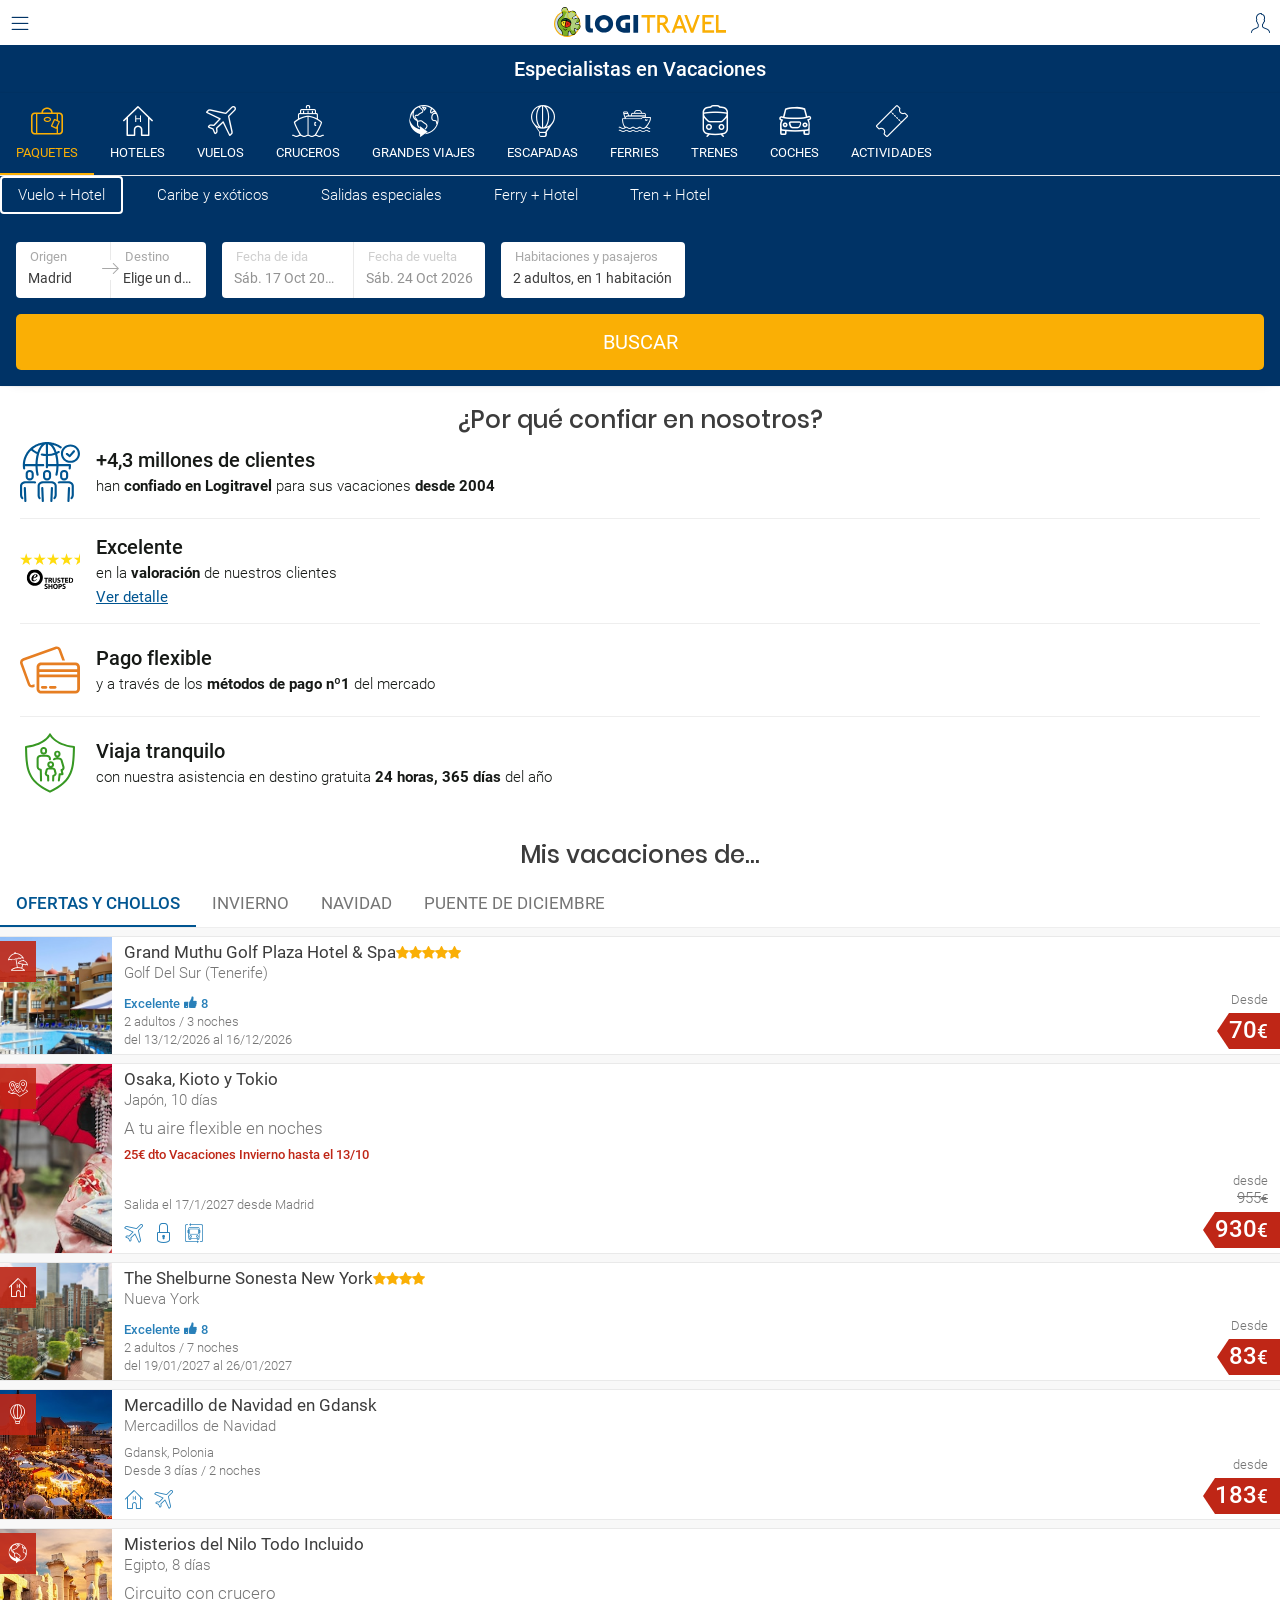
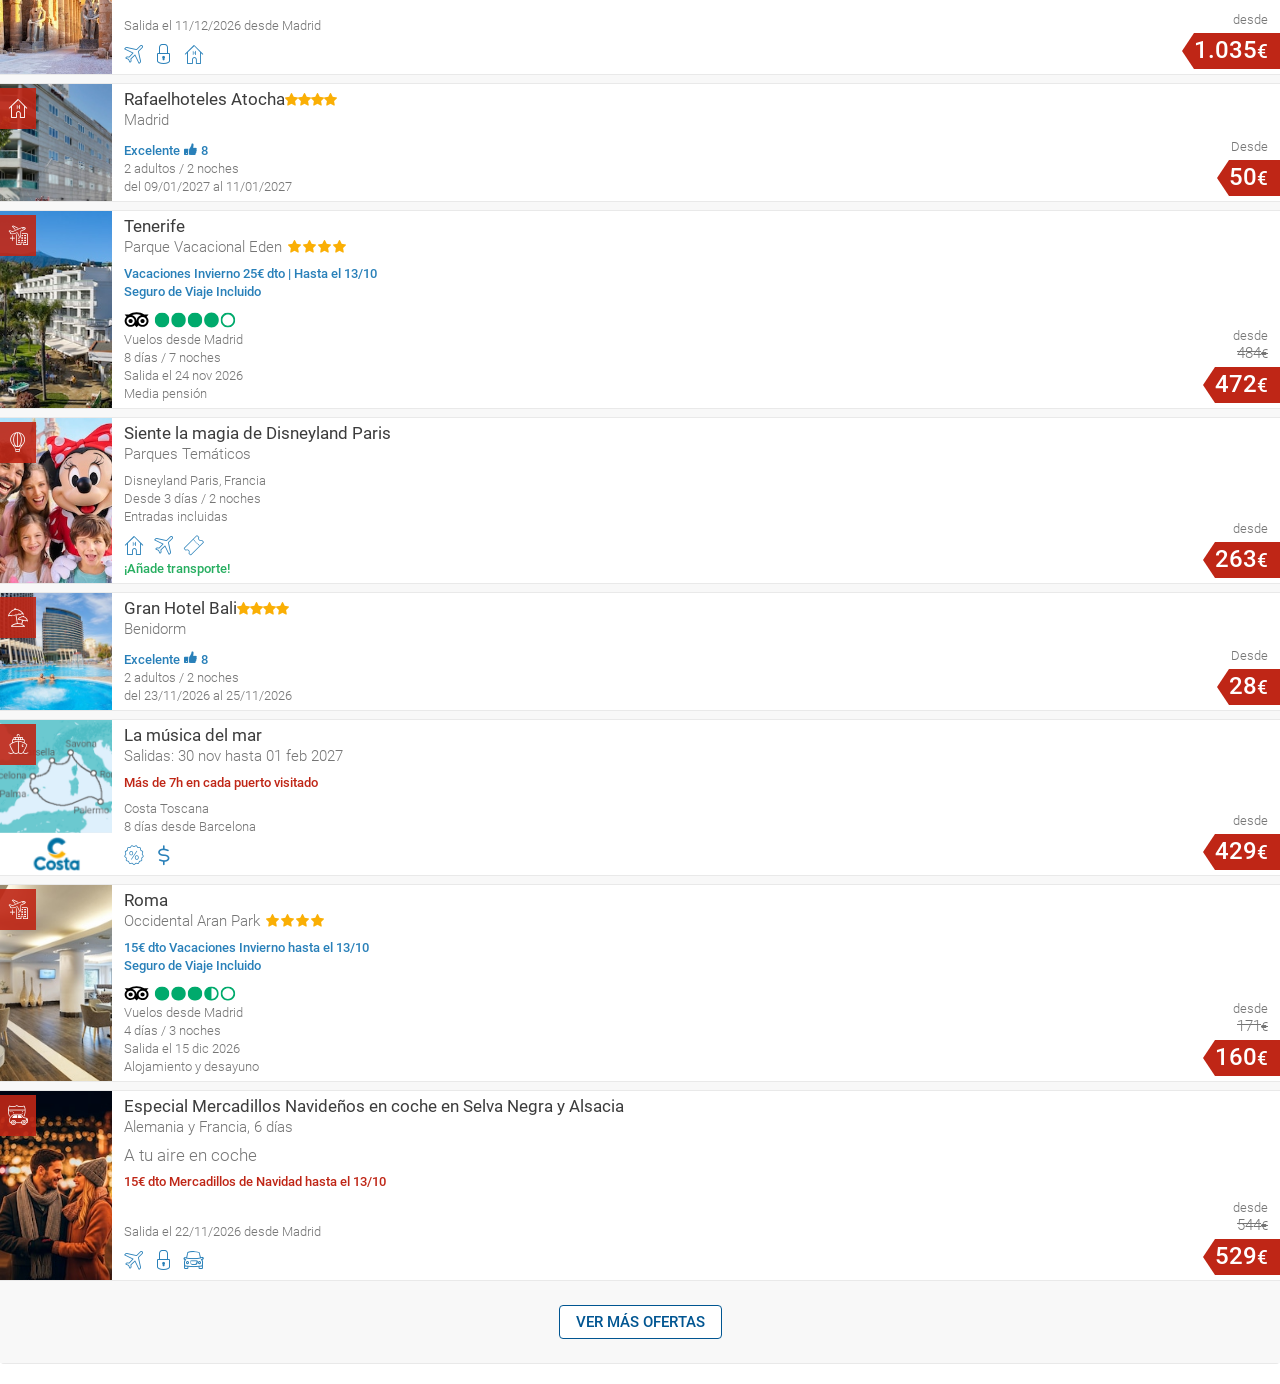
<file: assets/sim/home/mobile.html>
<!DOCTYPE html>
<html lang="es" data-platform="mobile" class=" geolocation promises customevent">
<head>
<meta charset="utf-8">
<meta name="viewport" content="width=device-width, initial-scale=1">
<title>Maqueta · Home (móvil)</title>
<link rel="stylesheet" href="../shared/fonts.css">
<link rel="stylesheet" href="site-mobile.css">
<link rel="stylesheet" href="home.css">
</head>
<body>
<div id="app">
<header data-testid="Header" class="Header-babylon-namespace__sc-c15f0bc0-0 cyPTMS"><div data-testid="HeaderMenu"><div data-testid="MenuButton" class="ActionButton-babylon-namespace__sc-c15f0bc0-2 MenuButton-babylon-namespace__sc-128fdd1e-0 biilN"><i class="Icon-babylon-namespace__sc-64476a4f-0 MenuIcon-babylon-namespace__sc-c15f0bc0-3 jSyXzh nico-menu"></i></div></div><a data-testid="ImageLink" class="Link-babylon-namespace__sc-a4dc2d21-0 dCbRSF Logo-babylon-namespace__sc-c15f0bc0-1 hpmASL" href="#" title="Logitravel, especialistas en vacaciones, cruceros y grandes viajes"><img data-testid="Image" width="156" height="34" alt="Ir a la home de Logitravel.com" src="img/logitravel-18d27f.svg" class="ImageStyled-babylon-namespace__sc-2dc4ff52-0 jHrslV lazy-loaded"></a><div data-testid="HeaderUser"><div data-testid="MenuButton" class="ActionButton-babylon-namespace__sc-c15f0bc0-2 MenuButton-babylon-namespace__sc-9165369-0 biilN"><i class="Icon-babylon-namespace__sc-64476a4f-0 MenuIcon-babylon-namespace__sc-c15f0bc0-3 jSyXzh nico-user"></i></div></div></header>
<main class="styled__Main-sc-10z4sey-0 jtQJdK">
<div data-testid="HydrationOnDemand" data-hydration-on-demand="true" id="searchForm"><div data-testid="SearcherMultiple" class="SearcherMultipleBaseWrapper-babylon-namespace__sc-b59f7142-0 cBAaUO"><h1 class="SearcherMultipleBaseTitle-babylon-namespace__sc-b59f7142-1 dyHsEj">Especialistas en Vacaciones</h1><div class="TabsStyled-babylon-namespace__sc-7b608b47-0 TabsStyled-babylon-namespace__sc-17593c5e-0 kvGNYU fgfnRG SearcherMultipleBaseTabs-babylon-namespace__sc-7bb482a6-0 bfokGr vertical" color="default" data-testid="Tabs"><ul role="tablist" class="ScrollHorizontalList-babylon-namespace__sc-91a01316-0 TabsCarouselList-babylon-namespace__sc-7b608b47-7 heULce hDdlEp"><li role="none" class="ScrollHorizontalItem-babylon-namespace__sc-91a01316-1 TabsCarouselItem-babylon-namespace__sc-7b608b47-8 gwhUdr lfZFTH"><button class="TabsButton-babylon-namespace__sc-7b608b47-4 qjQIz is-active" type="button" id="SearcherMultipleBaseTabs-babylon-namespace__sc-7bb482a6-0 bfokGr-btn-0" role="tab"><i class="Icon-babylon-namespace__sc-64476a4f-0 mZxCz nico-suitcase"></i>Paquetes</button></li><li role="none" class="ScrollHorizontalItem-babylon-namespace__sc-91a01316-1 TabsCarouselItem-babylon-namespace__sc-7b608b47-8 gwhUdr lfZFTH"><button class="TabsButton-babylon-namespace__sc-7b608b47-4 qjQIz" type="button" id="SearcherMultipleBaseTabs-babylon-namespace__sc-7bb482a6-0 bfokGr-btn-1" role="tab"><i class="Icon-babylon-namespace__sc-64476a4f-0 mZxCz nico-hotel"></i>Hoteles</button></li><li role="none" class="ScrollHorizontalItem-babylon-namespace__sc-91a01316-1 TabsCarouselItem-babylon-namespace__sc-7b608b47-8 gwhUdr lfZFTH"><button class="TabsButton-babylon-namespace__sc-7b608b47-4 qjQIz" type="button" id="SearcherMultipleBaseTabs-babylon-namespace__sc-7bb482a6-0 bfokGr-btn-2" role="tab"><i class="Icon-babylon-namespace__sc-64476a4f-0 mZxCz nico-plane"></i>Vuelos</button></li><li role="none" class="ScrollHorizontalItem-babylon-namespace__sc-91a01316-1 TabsCarouselItem-babylon-namespace__sc-7b608b47-8 gwhUdr lfZFTH"><button class="TabsButton-babylon-namespace__sc-7b608b47-4 qjQIz" type="button" id="SearcherMultipleBaseTabs-babylon-namespace__sc-7bb482a6-0 bfokGr-btn-3" role="tab"><i class="Icon-babylon-namespace__sc-64476a4f-0 mZxCz nico-cruise"></i>Cruceros</button></li><li role="none" class="ScrollHorizontalItem-babylon-namespace__sc-91a01316-1 TabsCarouselItem-babylon-namespace__sc-7b608b47-8 gwhUdr lfZFTH"><button class="TabsButton-babylon-namespace__sc-7b608b47-4 qjQIz" type="button" id="SearcherMultipleBaseTabs-babylon-namespace__sc-7bb482a6-0 bfokGr-btn-4" role="tab"><i class="Icon-babylon-namespace__sc-64476a4f-0 mZxCz nico-earth-arrow"></i>Grandes Viajes</button></li><li role="none" class="ScrollHorizontalItem-babylon-namespace__sc-91a01316-1 TabsCarouselItem-babylon-namespace__sc-7b608b47-8 gwhUdr lfZFTH"><button class="TabsButton-babylon-namespace__sc-7b608b47-4 qjQIz" type="button" id="SearcherMultipleBaseTabs-babylon-namespace__sc-7bb482a6-0 bfokGr-btn-5" role="tab"><i class="Icon-babylon-namespace__sc-64476a4f-0 mZxCz nico-hot-air-balloon"></i>Escapadas</button></li><li role="none" class="ScrollHorizontalItem-babylon-namespace__sc-91a01316-1 TabsCarouselItem-babylon-namespace__sc-7b608b47-8 gwhUdr lfZFTH"><button class="TabsButton-babylon-namespace__sc-7b608b47-4 qjQIz" type="button" id="SearcherMultipleBaseTabs-babylon-namespace__sc-7bb482a6-0 bfokGr-btn-6" role="tab"><i class="Icon-babylon-namespace__sc-64476a4f-0 mZxCz nico-ferry"></i>Ferries</button></li><li role="none" class="ScrollHorizontalItem-babylon-namespace__sc-91a01316-1 TabsCarouselItem-babylon-namespace__sc-7b608b47-8 gwhUdr lfZFTH"><button class="TabsButton-babylon-namespace__sc-7b608b47-4 qjQIz" type="button" id="SearcherMultipleBaseTabs-babylon-namespace__sc-7bb482a6-0 bfokGr-btn-7" role="tab"><i class="Icon-babylon-namespace__sc-64476a4f-0 mZxCz nico-train"></i>Trenes</button></li><li role="none" class="ScrollHorizontalItem-babylon-namespace__sc-91a01316-1 TabsCarouselItem-babylon-namespace__sc-7b608b47-8 gwhUdr lfZFTH"><button class="TabsButton-babylon-namespace__sc-7b608b47-4 qjQIz" type="button" id="SearcherMultipleBaseTabs-babylon-namespace__sc-7bb482a6-0 bfokGr-btn-8" role="tab"><i class="Icon-babylon-namespace__sc-64476a4f-0 mZxCz nico-car"></i>Coches</button></li><li role="none" class="ScrollHorizontalItem-babylon-namespace__sc-91a01316-1 TabsCarouselItem-babylon-namespace__sc-7b608b47-8 gwhUdr lfZFTH"><button class="TabsButton-babylon-namespace__sc-7b608b47-4 qjQIz" type="button" id="SearcherMultipleBaseTabs-babylon-namespace__sc-7bb482a6-0 bfokGr-btn-9" role="tab"><i class="Icon-babylon-namespace__sc-64476a4f-0 mZxCz nico-ticket"></i>Actividades</button></li></ul><div role="tabpanel" aria-labelledby="btn-0" id="tabpanel-0" class="TabsWrapper-babylon-namespace__sc-7b608b47-5 nwjOH"><div class="TabsContent-babylon-namespace__sc-7b608b47-6 iKTWga is-active"><div data-testid="SearcherMultiple" class="SearcherMultipleBaseWrapper-babylon-namespace__sc-b59f7142-0 cBAaUO"><div data-testid="SearcherMultiPak" class="SearcherWrapper-babylon-namespace__sc-622245a3-0 MobileSearcherWrapper-babylon-namespace__sc-622245a3-8 eJoEra bLATpL SearcherStyled-babylon-namespace__sc-fe3e376d-0 gCMDxH"><fieldset class="SearcherContent-babylon-namespace__sc-622245a3-1 dYxudS"><div class="SearcherDivision-babylon-namespace__sc-622245a3-2 SearcherTop-babylon-namespace__sc-622245a3-3 ggGFkF kyCRAE"><ul data-testid="ScrollHorizontal" class="ScrollHorizontalList-babylon-namespace__sc-91a01316-0 heULce"><li class="ScrollHorizontalItem-babylon-namespace__sc-91a01316-1 gwhUdr"><div data-testid="RadioButtonGroup" class="RadioButtonWrapper-babylon-namespace__sc-b321c43f-0 irwlxn RadioButtonGroup-babylon-namespace__sc-e7e3be34-0"><div><div class="RadioButtonItemWrapper-babylon-namespace__sc-5ba2cd75-3 hYIpfW"><input type="radio" id=":r0:" role="radio" data-testid="RadioButtonButton" class="RadioButtonInput-babylon-namespace__sc-5ba2cd75-1 dlFQRi" value="FLI_HOT" checked=""><label for=":r0:" class="RadioButtonLabel-babylon-namespace__sc-5ba2cd75-0 jJWLLg"><span>Vuelo + Hotel</span></label></div></div><div><div class="RadioButtonItemWrapper-babylon-namespace__sc-5ba2cd75-3 hYIpfW"><input type="radio" id=":r1:" role="radio" data-testid="RadioButtonButton" class="RadioButtonInput-babylon-namespace__sc-5ba2cd75-1 dlFQRi" value="TOU"><label for=":r1:" class="RadioButtonLabel-babylon-namespace__sc-5ba2cd75-0 gjzfgS"><span>Caribe y exóticos</span></label></div></div><div><div class="RadioButtonItemWrapper-babylon-namespace__sc-5ba2cd75-3 hYIpfW"><input type="radio" id=":r2:" role="radio" data-testid="RadioButtonButton" class="RadioButtonInput-babylon-namespace__sc-5ba2cd75-1 dlFQRi" value="TOU_SPECIALS"><label for=":r2:" class="RadioButtonLabel-babylon-namespace__sc-5ba2cd75-0 gjzfgS"><span>Salidas especiales</span></label></div></div><div><div class="RadioButtonItemWrapper-babylon-namespace__sc-5ba2cd75-3 hYIpfW"><input type="radio" id=":r3:" role="radio" data-testid="RadioButtonButton" class="RadioButtonInput-babylon-namespace__sc-5ba2cd75-1 dlFQRi" value="FER_HOT"><label for=":r3:" class="RadioButtonLabel-babylon-namespace__sc-5ba2cd75-0 gjzfgS"><span>Ferry + Hotel</span></label></div></div><div><div class="RadioButtonItemWrapper-babylon-namespace__sc-5ba2cd75-3 hYIpfW"><input type="radio" id=":r4:" role="radio" data-testid="RadioButtonButton" class="RadioButtonInput-babylon-namespace__sc-5ba2cd75-1 dlFQRi" value="TRA_HOT"><label for=":r4:" class="RadioButtonLabel-babylon-namespace__sc-5ba2cd75-0 gjzfgS"><span>Tren + Hotel</span></label></div></div></div></li></ul></div><div class="SearcherDivision-babylon-namespace__sc-622245a3-2 SearcherMiddle-babylon-namespace__sc-622245a3-7 ggGFkF jozpzm"><div class="VisibleSearcherWrapper-babylon-namespace__sc-27a7502d-0 bjtMUs"><form data-testid="Form" class="Form-babylon-namespace__sc-3ac8e653-0 kSBvMu"><div data-testid="SearcherFlightHotel" class="SearcherWrapper-babylon-namespace__sc-622245a3-0 MobileSearcherWrapper-babylon-namespace__sc-622245a3-8 eJoEra bLATpL"><fieldset class="SearcherContent-babylon-namespace__sc-622245a3-1 dYxudS"><div class="SearcherDivision-babylon-namespace__sc-622245a3-2 SearcherMiddle-babylon-namespace__sc-622245a3-7 ggGFkF jozpzm"><div class="SearcherItem-babylon-namespace__sc-622245a3-5 ignyoL"><div id="location" data-testid="Location"><div class="Inputs-babylon-namespace__sc-2fe74001-0 LocationRoute-babylon-namespace__sc-2459779c-0 rgukm"><div class="BaseLocationItem-babylon-namespace__sc-2459779c-4 gTjbRn"><div data-testid="Input" class="InputWrapper-babylon-namespace__sc-771ec204-0 kbBVGE LocationOrigin-babylon-namespace__sc-2459779c-9"><label data-testid="InputLabel" for=":r5:-input-text" class="InputLabel-babylon-namespace__sc-771ec204-1 cYRvup">Origen</label><div class="InputComponentWrapper-babylon-namespace__sc-771ec204-3 coIiFk input-component-wrapper"><div class="InputIconWrapper-babylon-namespace__sc-771ec204-4 hYSdIT"><input type="button" id=":r5:-input-text" class="InputComponent-babylon-namespace__sc-771ec204-6 cpjksO" role="button" data-icon="" name="origin" endpoint="[object Object]" text="Madrid" literals="[object Object]" autocomplete="off" data-testid="LocationOriginInput" value="Madrid"></div></div></div><div class="LocationInputIcon-babylon-namespace__sc-2459779c-7 cSzHqq"><i class="nico-arrow-right"></i></div></div><div class="BaseLocationItem-babylon-namespace__sc-2459779c-4 LocationItemDestination-babylon-namespace__sc-2459779c-6 gTjbRn"><div data-testid="Input" class="InputWrapper-babylon-namespace__sc-771ec204-0 kbBVGE LocationDestination-babylon-namespace__sc-2459779c-10"><label data-testid="InputLabel" for=":r6:-input-text" class="InputLabel-babylon-namespace__sc-771ec204-1 cYRvup">Destino</label><div class="InputComponentWrapper-babylon-namespace__sc-771ec204-3 coIiFk input-component-wrapper"><div class="InputIconWrapper-babylon-namespace__sc-771ec204-4 hYSdIT"><input type="button" id=":r6:-input-text" class="InputComponent-babylon-namespace__sc-771ec204-6 cpjksO" role="button" data-icon="" name="destination" endpoint="[object Object]" codes="PAK" validate="r=>Ft(r)||!r?e:void 0,()=>!Ft(e)&amp;&amp;!Ft(r)&amp;&amp;qn(e,r)?o:void 0" literals="[object Object]" autocomplete="off" data-testid="LocationDestinationInput" value="Elige un destino" data-mf="dest-field"></div></div></div></div></div></div></div><div class="SearcherItem-babylon-namespace__sc-622245a3-5 ignyoL"><div data-testid="Calendar" class=""><div class="Inputs-babylon-namespace__sc-2fe74001-0 CalendarMobileInputs-babylon-namespace__sc-9b492d11-1 rgukm"><div data-testid="CalendarMobileInputWrapper" class="CalendarMobileInputWrapper-babylon-namespace__sc-9b492d11-0 gKHJcC calendar-range-input"><div data-testid="Input" class="InputWrapper-babylon-namespace__sc-771ec204-0 kbBVGE calendar-input"><label data-testid="InputLabel" for=":r8:-input-text" class="InputLabel-babylon-namespace__sc-771ec204-1 kdrtbg">Fecha de ida</label><div class="InputComponentWrapper-babylon-namespace__sc-771ec204-3 coIiFk input-component-wrapper"><div class="InputIconWrapper-babylon-namespace__sc-771ec204-4 hYSdIT"><input disabled="" type="button" id=":r8:-input-text" class="InputComponent-babylon-namespace__sc-771ec204-6 fQEpQZ" role="button" data-icon="" value="Sáb. 17 Oct 2026"></div></div></div></div><div class="CalendarMobileInputWrapper-babylon-namespace__sc-9b492d11-0 gKHJcC calendar-range-input"><div data-testid="Input" class="InputWrapper-babylon-namespace__sc-771ec204-0 kbBVGE calendar-input"><label data-testid="InputLabel" for=":r9:-input-text" class="InputLabel-babylon-namespace__sc-771ec204-1 kdrtbg">Fecha de vuelta</label><div class="InputComponentWrapper-babylon-namespace__sc-771ec204-3 coIiFk input-component-wrapper"><div class="InputIconWrapper-babylon-namespace__sc-771ec204-4 hYSdIT"><input disabled="" type="button" id=":r9:-input-text" class="InputComponent-babylon-namespace__sc-771ec204-6 fQEpQZ" role="button" data-icon="" value="Sáb. 24 Oct 2026"></div></div></div></div></div></div></div><div class="SearcherItem-babylon-namespace__sc-622245a3-5 ignyoL"><div data-testid="Accommodation"><div data-testid="InputPanel" class="AccommodationInputPanel-babylon-namespace__sc-c032ef34-4"><div data-testid="Input" class="InputWrapper-babylon-namespace__sc-771ec204-0 kbBVGE"><label data-testid="InputLabel" for=":rc:-input-text" class="InputLabel-babylon-namespace__sc-771ec204-1 cYRvup">Habitaciones y pasajeros</label><div class="InputComponentWrapper-babylon-namespace__sc-771ec204-3 coIiFk input-component-wrapper"><div class="InputIconWrapper-babylon-namespace__sc-771ec204-4 hYSdIT"><input type="button" id=":rc:-input-text" class="InputComponent-babylon-namespace__sc-771ec204-6 cpjksO" role="button" data-icon="" readonly="" value="2 adultos, en 1 habitación"></div></div></div></div></div></div><div data-testid="SearcherButtonMobile" class="SearcherItem-babylon-namespace__sc-622245a3-5 SearcherItemButtonMobile-babylon-namespace__sc-44cb06ca-1 ignyoL hOAPSO searcher-button SearcherButton-babylon-namespace__sc-a4758fb-0 jAagdS"><button type="submit" data-testid="SearcherButton" class="Button-babylon-namespace__sc-d3b0e47-2 SearcherWrapperButtonMobile-babylon-namespace__sc-44cb06ca-0 kNfDBD citpvT">Buscar</button></div></div></fieldset></div></form></div></div></fieldset></div></div></div></div></div></div></div>
<div data-testid="HydrationOnDemand" data-hydration-on-demand="true"><section aria-labelledby=":rd:" data-testid="CustomerTrustSection" class="StyledSectionMobile-babylon-namespace__sc-7642134e-0 dxEZud"><h2 id=":rd:" class="TitleMobile-babylon-namespace__sc-7642134e-1 iYAPtp">¿Por qué confiar en nosotros?</h2><ul class="List-babylon-namespace__sc-7642134e-2 bUKkZv"><li class="ItemMobile-babylon-namespace__sc-7642134e-7 iRxTUI"><img data-testid="Image" alt="customer" src="img/customers-74c403.svg" class="ImageStyled-babylon-namespace__sc-2dc4ff52-0 jHrslV lazy-loaded undefined" aria-hidden="true"><div class="ContentWrapperMobile-babylon-namespace__sc-7642134e-5 jZdvjX"><p class="TitleItemMobile-babylon-namespace__sc-7642134e-3 inWGYZ">+4,3 millones de clientes</p><p data-testid="InnerMarkdownHTML" class="ContentItemMobile-babylon-namespace__sc-7642134e-4 eMUPGp">han <strong>confiado en Logitravel</strong> para sus vacaciones <strong>desde 2004</strong></p></div></li><li class="ItemMobile-babylon-namespace__sc-7642134e-7 iRxTUI"><img data-testid="Image" alt="rating" src="img/rating-trustedshops-b5ce53.svg" class="ImageStyled-babylon-namespace__sc-2dc4ff52-0 jHrslV lazy-loaded undefined" aria-hidden="true"><div class="ContentWrapperMobile-babylon-namespace__sc-7642134e-5 jZdvjX"><p class="TitleItemMobile-babylon-namespace__sc-7642134e-3 inWGYZ">Excelente</p><p data-testid="InnerMarkdownHTML" class="ContentItemMobile-babylon-namespace__sc-7642134e-4 eMUPGp">en la <strong>valoración</strong> de nuestros clientes</p><a data-testid="Anchor" class="Link-babylon-namespace__sc-a4dc2d21-0 fcsMwM LinkMobile-babylon-namespace__sc-7642134e-6 eYXFso" aria-label="Ver detalle de la valoración de nuestros cliente" href="#" title="Ver detalle" content="Ver detalle">Ver detalle</a></div></li><li class="ItemMobile-babylon-namespace__sc-7642134e-7 iRxTUI"><img data-testid="Image" alt="payment" src="img/credit-cards-2c7dcb.svg" class="ImageStyled-babylon-namespace__sc-2dc4ff52-0 jHrslV lazy-loaded undefined" aria-hidden="true"><div class="ContentWrapperMobile-babylon-namespace__sc-7642134e-5 jZdvjX"><p class="TitleItemMobile-babylon-namespace__sc-7642134e-3 inWGYZ">Pago flexible</p><p data-testid="InnerMarkdownHTML" class="ContentItemMobile-babylon-namespace__sc-7642134e-4 eMUPGp">y a través de los <strong>métodos de pago nº1</strong> del mercado</p></div></li><li class="ItemMobile-babylon-namespace__sc-7642134e-7 iRxTUI"><img data-testid="Image" alt="travel" src="img/assistance-2ee12b.svg" class="ImageStyled-babylon-namespace__sc-2dc4ff52-0 jHrslV lazy-loaded undefined" aria-hidden="true"><div class="ContentWrapperMobile-babylon-namespace__sc-7642134e-5 jZdvjX"><p class="TitleItemMobile-babylon-namespace__sc-7642134e-3 inWGYZ">Viaja tranquilo</p><p data-testid="InnerMarkdownHTML" class="ContentItemMobile-babylon-namespace__sc-7642134e-4 eMUPGp">con nuestra asistencia en destino gratuita <strong>24 horas, 365 días</strong> del año</p></div></li></ul></section></div>
<div data-testid="HydrationOnDemand" data-hydration-on-demand="true"><div data-testid="TabsCarouselProductCardMobile"><div data-testid="Title" class="TitleMobileWrapper-babylon-namespace__sc-fc2e9f1d-0 ipmOex TitleWrapperMobile-babylon-namespace__sc-903c00c1-0 iZLLSF"><h2 class="TitleMobileStyled-babylon-namespace__sc-fc2e9f1d-1 dNQXnT"><span data-testid="InnerMarkdownHTML">Mis vacaciones de...</span></h2></div><div class="TabsStyled-babylon-namespace__sc-7b608b47-0 TabsStyled-babylon-namespace__sc-17593c5e-0 kvGNYU fgfnRG TabsProductWrapperMobile-babylon-namespace__sc-903c00c1-1 kMRvpL vertical" color="default" data-testid="Tabs"><ul role="tablist" class="ScrollHorizontalList-babylon-namespace__sc-91a01316-0 TabsCarouselList-babylon-namespace__sc-7b608b47-7 heULce hDdlEp"><li role="none" class="ScrollHorizontalItem-babylon-namespace__sc-91a01316-1 TabsCarouselItem-babylon-namespace__sc-7b608b47-8 gwhUdr lfZFTH"><button class="TabsButton-babylon-namespace__sc-7b608b47-4 qjQIz is-active" type="button" id="TabsProductWrapperMobile-babylon-namespace__sc-903c00c1-1 kMRvpL-btn-0" role="tab"><div data-testid="TabTitle"><span>Ofertas y chollos</span></div></button></li><li role="none" class="ScrollHorizontalItem-babylon-namespace__sc-91a01316-1 TabsCarouselItem-babylon-namespace__sc-7b608b47-8 gwhUdr lfZFTH"><button class="TabsButton-babylon-namespace__sc-7b608b47-4 qjQIz" type="button" id="TabsProductWrapperMobile-babylon-namespace__sc-903c00c1-1 kMRvpL-btn-1" role="tab"><div data-testid="TabTitle"><span>Invierno</span></div></button></li><li role="none" class="ScrollHorizontalItem-babylon-namespace__sc-91a01316-1 TabsCarouselItem-babylon-namespace__sc-7b608b47-8 gwhUdr lfZFTH"><button class="TabsButton-babylon-namespace__sc-7b608b47-4 qjQIz" type="button" id="TabsProductWrapperMobile-babylon-namespace__sc-903c00c1-1 kMRvpL-btn-2" role="tab"><div data-testid="TabTitle"><span>Navidad</span></div></button></li><li role="none" class="ScrollHorizontalItem-babylon-namespace__sc-91a01316-1 TabsCarouselItem-babylon-namespace__sc-7b608b47-8 gwhUdr lfZFTH"><button class="TabsButton-babylon-namespace__sc-7b608b47-4 qjQIz" type="button" id="TabsProductWrapperMobile-babylon-namespace__sc-903c00c1-1 kMRvpL-btn-3" role="tab"><div data-testid="TabTitle"><span>Puente de Diciembre</span></div></button></li></ul><div role="tabpanel" aria-labelledby="btn-0" id="tabpanel-0" class="TabsWrapper-babylon-namespace__sc-7b608b47-5 nwjOH"><div class="TabsContent-babylon-namespace__sc-7b608b47-6 iKTWga is-active"><div data-testid="TabProduct"><section role="region" aria-roledescription="carousel"><div data-testid="CarouselProduct" class="CarouselProductWrapper-babylon-namespace__sc-83626a3c-0 fVOnqk" aria-busy="false"><article data-testid="ProductCard" class="ProductCardBox-babylon-namespace__sc-94ab2626-3 YAsGX"><div data-testid="HeaderBadges"><div data-testid="HeaderBadgesIconWrapper" class="IconBadgeMobile-babylon-namespace__sc-ee770e39-0 eDZiCM is-deal"><i class="Icon-babylon-namespace__sc-64476a4f-0 mZxCz nico-beach"></i></div></div><a data-testid="Anchor" class="Link-babylon-namespace__sc-a4dc2d21-0 fcsMwM ProductCardLink-babylon-namespace__sc-94ab2626-6 fpgBRn" href="#" title="Grand Muthu Golf Plaza Hotel &amp; Spa"><div class="ProductCardImageContainer-babylon-namespace__sc-94ab2626-1 jvfAIJ"><img data-testid="Image" width="240" height="240" alt="Grand Muthu Golf Plaza Hotel &amp; Spa" src="img/1-f5168d.jpg" decoding="async" class="ImageStyled-babylon-namespace__sc-2dc4ff52-0 jHrslV lazy-loaded itinerary" title="Grand Muthu Golf Plaza Hotel &amp; Spa" style=""></div><div class="ProductCardContent-babylon-namespace__sc-94ab2626-2 gaYHEb"><div class="ProductCardHeader-babylon-namespace__sc-94ab2626-7 bxVinV"><h3 class="ProductCardTitle-babylon-namespace__sc-94ab2626-0 husczK">Grand Muthu Golf Plaza Hotel &amp; Spa<span class="Stars-babylon-namespace__sc-9a0d480b-0 dQnZXZ"><i data-testid="StarsIcon" class="Icon-babylon-namespace__sc-64476a4f-0 mZxCz nico-star-filled"></i><i data-testid="StarsIcon" class="Icon-babylon-namespace__sc-64476a4f-0 mZxCz nico-star-filled"></i><i data-testid="StarsIcon" class="Icon-babylon-namespace__sc-64476a4f-0 mZxCz nico-star-filled"></i><i data-testid="StarsIcon" class="Icon-babylon-namespace__sc-64476a4f-0 mZxCz nico-star-filled"></i><i data-testid="StarsIcon" class="Icon-babylon-namespace__sc-64476a4f-0 mZxCz nico-star-filled"></i></span></h3><p class="Subtitle-babylon-namespace__sc-94ab2626-8 foPLhF"><span class="product-card-subtitle">Golf Del Sur (Tenerife)</span></p></div><div class="ProductCardFooter-babylon-namespace__sc-94ab2626-17 iVnlDC"><div class="ProductCardDescription-babylon-namespace__sc-94ab2626-18 bPWblX"><div class="Reviews-babylon-namespace__sc-94ab2626-15 kjxcMc reviews-veryGood"><span>Excelente</span><i class="Icon-babylon-namespace__sc-64476a4f-0 mZxCz nico-thumbs-up-filled"></i><span>8</span></div><div data-testid="Descriptions" class="Descriptions-babylon-namespace__sc-94ab2626-10 bemvbq is-deal"><p data-testid="InnerMarkdownHTML">2 adultos / 3 noches</p><p data-testid="InnerMarkdownHTML">del 13/12/2026 al 16/12/2026</p></div><div class="Transport-babylon-namespace__sc-94ab2626-16 gQuzUf"><p></p></div></div><div data-testid="Prices" itemprop="offers" itemtype="https://schema.org/AggregateOffer" class="PricesWrapperMobile-babylon-namespace__sc-2fb41d17-0 WWJc"><meta itemprop="lowPrice" content="70"><meta itemprop="priceCurrency" content="EUR"><div class="PriceTopDealMobile-babylon-namespace__sc-2fb41d17-6 kqtAwN"><div class="Price-babylon-namespace__sc-2fb41d17-1 gvnlXR"><span class="from">Desde </span></div></div><div data-testid="PriceCurrentDeal" class="PriceCurrentDealMobile-babylon-namespace__sc-2fb41d17-7 goqomZ"><span class="Price-babylon-namespace__sc-f1636338-0 dHHjnc">70<span class="Currency-babylon-namespace__sc-f1636338-1 gEDqQz currency">€</span></span></div></div></div></div></a></article><article data-testid="ProductCard" class="ProductCardBox-babylon-namespace__sc-94ab2626-3 YAsGX"><div data-testid="HeaderBadges"><div data-testid="HeaderBadgesIconWrapper" class="IconBadgeMobile-babylon-namespace__sc-ee770e39-0 eDZiCM is-deal"><i class="Icon-babylon-namespace__sc-64476a4f-0 mZxCz nico-map-markers"></i></div></div><a data-testid="Anchor" class="Link-babylon-namespace__sc-a4dc2d21-0 fcsMwM ProductCardLink-babylon-namespace__sc-94ab2626-6 fpgBRn" href="#" title="Japón"><div class="ProductCardImageContainer-babylon-namespace__sc-94ab2626-1 jvfAIJ"><img data-testid="Image" width="240" height="240" alt="Osaka, Kioto y Tokio" src="img/900_900-c05868.jpg" decoding="async" class="ImageStyled-babylon-namespace__sc-2dc4ff52-0 jHrslV lazy-loaded itinerary" title="Osaka, Kioto y Tokio" style=""></div><div class="ProductCardContent-babylon-namespace__sc-94ab2626-2 gaYHEb"><div class="ProductCardHeader-babylon-namespace__sc-94ab2626-7 bxVinV"><h3 class="ProductCardTitle-babylon-namespace__sc-94ab2626-0 husczK">Osaka, Kioto y Tokio</h3><p class="Subtitle-babylon-namespace__sc-94ab2626-8 foPLhF"><span class="product-card-subtitle">Japón, 10 días</span></p><p data-testid="InnerMarkdownHTML" class="Detail-babylon-namespace__sc-94ab2626-9 hwhtHI">A tu aire flexible en noches</p><div class="Promotion-babylon-namespace__sc-94ab2626-13 zGDWp"><p>25€ dto Vacaciones Invierno hasta el 13/10</p></div></div><div class="ProductCardFooter-babylon-namespace__sc-94ab2626-17 iVnlDC"><div class="ProductCardDescription-babylon-namespace__sc-94ab2626-18 bPWblX"><div data-testid="Descriptions" class="Descriptions-babylon-namespace__sc-94ab2626-10 bemvbq is-deal"><p data-testid="InnerMarkdownHTML">Salida el 17/1/2027 desde Madrid</p></div><div class="ProductCardIconProps-babylon-namespace__sc-94ab2626-19 fBuHvo"><i class="Icon-babylon-namespace__sc-64476a4f-0 mZxCz nico-plane"></i><i class="Icon-babylon-namespace__sc-64476a4f-0 mZxCz nico-padlock"></i><i class="Icon-babylon-namespace__sc-64476a4f-0 mZxCz nico-transfer"></i></div><div class="Transport-babylon-namespace__sc-94ab2626-16 gQuzUf"><p></p></div></div><div data-testid="Prices" itemprop="offers" itemtype="https://schema.org/AggregateOffer" class="PricesWrapperMobile-babylon-namespace__sc-2fb41d17-0 WWJc"><meta itemprop="lowPrice" content="930"><meta itemprop="priceCurrency" content="EUR"><div class="PriceTopDealMobile-babylon-namespace__sc-2fb41d17-6 kqtAwN"><div class="Price-babylon-namespace__sc-2fb41d17-1 gvnlXR"><span class="from">desde </span></div><span class="old-price"><span class="Price-babylon-namespace__sc-f1636338-0 dHHjnc">955<span class="Currency-babylon-namespace__sc-f1636338-1 gEDqQz currency">€</span></span></span></div><div data-testid="PriceCurrentDeal" class="PriceCurrentDealMobile-babylon-namespace__sc-2fb41d17-7 goqomZ"><span class="Price-babylon-namespace__sc-f1636338-0 dHHjnc">930<span class="Currency-babylon-namespace__sc-f1636338-1 gEDqQz currency">€</span></span></div></div></div></div></a></article><article data-testid="ProductCard" class="ProductCardBox-babylon-namespace__sc-94ab2626-3 YAsGX"><div data-testid="HeaderBadges"><div data-testid="HeaderBadgesIconWrapper" class="IconBadgeMobile-babylon-namespace__sc-ee770e39-0 eDZiCM is-deal"><i class="Icon-babylon-namespace__sc-64476a4f-0 mZxCz nico-hotel"></i></div></div><a data-testid="Anchor" class="Link-babylon-namespace__sc-a4dc2d21-0 fcsMwM ProductCardLink-babylon-namespace__sc-94ab2626-6 fpgBRn" href="#" title="The Shelburne Sonesta New York"><div class="ProductCardImageContainer-babylon-namespace__sc-94ab2626-1 jvfAIJ"><img data-testid="Image" width="240" height="240" alt="The Shelburne Sonesta New York" src="img/4-67643b.jpg" decoding="async" class="ImageStyled-babylon-namespace__sc-2dc4ff52-0 jHrslV lazy-loaded itinerary" title="The Shelburne Sonesta New York" style=""></div><div class="ProductCardContent-babylon-namespace__sc-94ab2626-2 gaYHEb"><div class="ProductCardHeader-babylon-namespace__sc-94ab2626-7 bxVinV"><h3 class="ProductCardTitle-babylon-namespace__sc-94ab2626-0 husczK">The Shelburne Sonesta New York<span class="Stars-babylon-namespace__sc-9a0d480b-0 dQnZXZ"><i data-testid="StarsIcon" class="Icon-babylon-namespace__sc-64476a4f-0 mZxCz nico-star-filled"></i><i data-testid="StarsIcon" class="Icon-babylon-namespace__sc-64476a4f-0 mZxCz nico-star-filled"></i><i data-testid="StarsIcon" class="Icon-babylon-namespace__sc-64476a4f-0 mZxCz nico-star-filled"></i><i data-testid="StarsIcon" class="Icon-babylon-namespace__sc-64476a4f-0 mZxCz nico-star-filled"></i></span></h3><p class="Subtitle-babylon-namespace__sc-94ab2626-8 foPLhF"><span class="product-card-subtitle">Nueva York</span></p></div><div class="ProductCardFooter-babylon-namespace__sc-94ab2626-17 iVnlDC"><div class="ProductCardDescription-babylon-namespace__sc-94ab2626-18 bPWblX"><div class="Reviews-babylon-namespace__sc-94ab2626-15 kjxcMc reviews-veryGood"><span>Excelente</span><i class="Icon-babylon-namespace__sc-64476a4f-0 mZxCz nico-thumbs-up-filled"></i><span>8</span></div><div data-testid="Descriptions" class="Descriptions-babylon-namespace__sc-94ab2626-10 bemvbq is-deal"><p data-testid="InnerMarkdownHTML">2 adultos / 7 noches</p><p data-testid="InnerMarkdownHTML">del 19/01/2027 al 26/01/2027</p></div><div class="Transport-babylon-namespace__sc-94ab2626-16 gQuzUf"><p></p></div></div><div data-testid="Prices" itemprop="offers" itemtype="https://schema.org/AggregateOffer" class="PricesWrapperMobile-babylon-namespace__sc-2fb41d17-0 WWJc"><meta itemprop="lowPrice" content="83"><meta itemprop="priceCurrency" content="EUR"><div class="PriceTopDealMobile-babylon-namespace__sc-2fb41d17-6 kqtAwN"><div class="Price-babylon-namespace__sc-2fb41d17-1 gvnlXR"><span class="from">Desde </span></div></div><div data-testid="PriceCurrentDeal" class="PriceCurrentDealMobile-babylon-namespace__sc-2fb41d17-7 goqomZ"><span class="Price-babylon-namespace__sc-f1636338-0 dHHjnc">83<span class="Currency-babylon-namespace__sc-f1636338-1 gEDqQz currency">€</span></span></div></div></div></div></a></article><article data-testid="ProductCard" class="ProductCardBox-babylon-namespace__sc-94ab2626-3 YAsGX"><div data-testid="HeaderBadges"><div data-testid="HeaderBadgesIconWrapper" class="IconBadgeMobile-babylon-namespace__sc-ee770e39-0 eDZiCM is-deal"><i class="Icon-babylon-namespace__sc-64476a4f-0 mZxCz nico-hot-air-balloon"></i></div></div><a data-testid="Anchor" class="Link-babylon-namespace__sc-a4dc2d21-0 fcsMwM ProductCardLink-babylon-namespace__sc-94ab2626-6 fpgBRn" href="#" title="Mercadillo de Navidad en Gdansk"><div class="ProductCardImageContainer-babylon-namespace__sc-94ab2626-1 jvfAIJ"><img data-testid="Image" width="240" height="240" alt="Mercadillo de Navidad en Gdansk" src="img/gdansk_maincard-93eabd.jpg" decoding="async" class="ImageStyled-babylon-namespace__sc-2dc4ff52-0 jHrslV lazy-loaded itinerary" title="Mercadillo de Navidad en Gdansk" style=""></div><div class="ProductCardContent-babylon-namespace__sc-94ab2626-2 gaYHEb"><div class="ProductCardHeader-babylon-namespace__sc-94ab2626-7 bxVinV"><h3 class="ProductCardTitle-babylon-namespace__sc-94ab2626-0 husczK">Mercadillo de Navidad en Gdansk</h3><p class="Subtitle-babylon-namespace__sc-94ab2626-8 foPLhF"><span class="product-card-subtitle">Mercadillos de Navidad</span></p></div><div class="ProductCardFooter-babylon-namespace__sc-94ab2626-17 iVnlDC"><div class="ProductCardDescription-babylon-namespace__sc-94ab2626-18 bPWblX"><div data-testid="Descriptions" class="Descriptions-babylon-namespace__sc-94ab2626-10 bemvbq is-deal"><p data-testid="InnerMarkdownHTML">Gdansk, Polonia</p><p data-testid="InnerMarkdownHTML">Desde 3 días / 2 noches</p></div><div class="ProductCardIconProps-babylon-namespace__sc-94ab2626-19 fBuHvo"><i class="Icon-babylon-namespace__sc-64476a4f-0 mZxCz nico-hotel"></i><i class="Icon-babylon-namespace__sc-64476a4f-0 mZxCz nico-plane"></i></div><div class="Transport-babylon-namespace__sc-94ab2626-16 gQuzUf"><p></p></div></div><div data-testid="Prices" itemprop="offers" itemtype="https://schema.org/AggregateOffer" class="PricesWrapperMobile-babylon-namespace__sc-2fb41d17-0 WWJc"><meta itemprop="lowPrice" content="183"><meta itemprop="priceCurrency" content="EUR"><div class="PriceTopDealMobile-babylon-namespace__sc-2fb41d17-6 kqtAwN"><div class="Price-babylon-namespace__sc-2fb41d17-1 gvnlXR"><span class="from">desde </span></div></div><div data-testid="PriceCurrentDeal" class="PriceCurrentDealMobile-babylon-namespace__sc-2fb41d17-7 goqomZ"><span class="Price-babylon-namespace__sc-f1636338-0 dHHjnc">183<span class="Currency-babylon-namespace__sc-f1636338-1 gEDqQz currency">€</span></span></div></div></div></div></a></article><article data-testid="ProductCard" class="ProductCardBox-babylon-namespace__sc-94ab2626-3 YAsGX"><div data-testid="HeaderBadges"><div data-testid="HeaderBadgesIconWrapper" class="IconBadgeMobile-babylon-namespace__sc-ee770e39-0 eDZiCM is-deal"><i class="Icon-babylon-namespace__sc-64476a4f-0 mZxCz nico-earth-arrow"></i></div></div><a data-testid="Anchor" class="Link-babylon-namespace__sc-a4dc2d21-0 fcsMwM ProductCardLink-babylon-namespace__sc-94ab2626-6 fpgBRn" href="#" title="Egipto"><div class="ProductCardImageContainer-babylon-namespace__sc-94ab2626-1 jvfAIJ"><img data-testid="Image" width="240" height="240" alt="Misterios del Nilo Todo Incluido" src="img/900_900-1c8210.jpg" decoding="async" class="ImageStyled-babylon-namespace__sc-2dc4ff52-0 jHrslV lazy-loaded itinerary" title="Misterios del Nilo Todo Incluido" style=""></div><div class="ProductCardContent-babylon-namespace__sc-94ab2626-2 gaYHEb"><div class="ProductCardHeader-babylon-namespace__sc-94ab2626-7 bxVinV"><h3 class="ProductCardTitle-babylon-namespace__sc-94ab2626-0 husczK">Misterios del Nilo Todo Incluido</h3><p class="Subtitle-babylon-namespace__sc-94ab2626-8 foPLhF"><span class="product-card-subtitle">Egipto, 8 días</span></p><p data-testid="InnerMarkdownHTML" class="Detail-babylon-namespace__sc-94ab2626-9 hwhtHI">Circuito con crucero</p></div><div class="ProductCardFooter-babylon-namespace__sc-94ab2626-17 iVnlDC"><div class="ProductCardDescription-babylon-namespace__sc-94ab2626-18 bPWblX"><div data-testid="Descriptions" class="Descriptions-babylon-namespace__sc-94ab2626-10 bemvbq is-deal"><p data-testid="InnerMarkdownHTML">Salida el 11/12/2026 desde Madrid</p></div><div class="ProductCardIconProps-babylon-namespace__sc-94ab2626-19 fBuHvo"><i class="Icon-babylon-namespace__sc-64476a4f-0 mZxCz nico-plane"></i><i class="Icon-babylon-namespace__sc-64476a4f-0 mZxCz nico-padlock"></i><i class="Icon-babylon-namespace__sc-64476a4f-0 mZxCz nico-hotel"></i></div><div class="Transport-babylon-namespace__sc-94ab2626-16 gQuzUf"><p></p></div></div><div data-testid="Prices" itemprop="offers" itemtype="https://schema.org/AggregateOffer" class="PricesWrapperMobile-babylon-namespace__sc-2fb41d17-0 WWJc"><meta itemprop="lowPrice" content="1035"><meta itemprop="priceCurrency" content="EUR"><div class="PriceTopDealMobile-babylon-namespace__sc-2fb41d17-6 kqtAwN"><div class="Price-babylon-namespace__sc-2fb41d17-1 gvnlXR"><span class="from">desde </span></div></div><div data-testid="PriceCurrentDeal" class="PriceCurrentDealMobile-babylon-namespace__sc-2fb41d17-7 goqomZ"><span class="Price-babylon-namespace__sc-f1636338-0 dHHjnc">1.035<span class="Currency-babylon-namespace__sc-f1636338-1 gEDqQz currency">€</span></span></div></div></div></div></a></article><article data-testid="ProductCard" class="ProductCardBox-babylon-namespace__sc-94ab2626-3 YAsGX"><div data-testid="HeaderBadges"><div data-testid="HeaderBadgesIconWrapper" class="IconBadgeMobile-babylon-namespace__sc-ee770e39-0 eDZiCM is-deal"><i class="Icon-babylon-namespace__sc-64476a4f-0 mZxCz nico-hotel"></i></div></div><a data-testid="Anchor" class="Link-babylon-namespace__sc-a4dc2d21-0 fcsMwM ProductCardLink-babylon-namespace__sc-94ab2626-6 fpgBRn" href="#" title="Rafaelhoteles Atocha"><div class="ProductCardImageContainer-babylon-namespace__sc-94ab2626-1 jvfAIJ"><img data-testid="Image" width="240" height="240" alt="Rafaelhoteles Atocha" src="img/1-f8da2a.jpg" decoding="async" class="ImageStyled-babylon-namespace__sc-2dc4ff52-0 jHrslV lazy-loaded itinerary" title="Rafaelhoteles Atocha" style=""></div><div class="ProductCardContent-babylon-namespace__sc-94ab2626-2 gaYHEb"><div class="ProductCardHeader-babylon-namespace__sc-94ab2626-7 bxVinV"><h3 class="ProductCardTitle-babylon-namespace__sc-94ab2626-0 husczK">Rafaelhoteles Atocha<span class="Stars-babylon-namespace__sc-9a0d480b-0 dQnZXZ"><i data-testid="StarsIcon" class="Icon-babylon-namespace__sc-64476a4f-0 mZxCz nico-star-filled"></i><i data-testid="StarsIcon" class="Icon-babylon-namespace__sc-64476a4f-0 mZxCz nico-star-filled"></i><i data-testid="StarsIcon" class="Icon-babylon-namespace__sc-64476a4f-0 mZxCz nico-star-filled"></i><i data-testid="StarsIcon" class="Icon-babylon-namespace__sc-64476a4f-0 mZxCz nico-star-filled"></i></span></h3><p class="Subtitle-babylon-namespace__sc-94ab2626-8 foPLhF"><span class="product-card-subtitle">Madrid</span></p></div><div class="ProductCardFooter-babylon-namespace__sc-94ab2626-17 iVnlDC"><div class="ProductCardDescription-babylon-namespace__sc-94ab2626-18 bPWblX"><div class="Reviews-babylon-namespace__sc-94ab2626-15 kjxcMc reviews-veryGood"><span>Excelente</span><i class="Icon-babylon-namespace__sc-64476a4f-0 mZxCz nico-thumbs-up-filled"></i><span>8</span></div><div data-testid="Descriptions" class="Descriptions-babylon-namespace__sc-94ab2626-10 bemvbq is-deal"><p data-testid="InnerMarkdownHTML">2 adultos / 2 noches</p><p data-testid="InnerMarkdownHTML">del 09/01/2027 al 11/01/2027</p></div><div class="Transport-babylon-namespace__sc-94ab2626-16 gQuzUf"><p></p></div></div><div data-testid="Prices" itemprop="offers" itemtype="https://schema.org/AggregateOffer" class="PricesWrapperMobile-babylon-namespace__sc-2fb41d17-0 WWJc"><meta itemprop="lowPrice" content="50"><meta itemprop="priceCurrency" content="EUR"><div class="PriceTopDealMobile-babylon-namespace__sc-2fb41d17-6 kqtAwN"><div class="Price-babylon-namespace__sc-2fb41d17-1 gvnlXR"><span class="from">Desde </span></div></div><div data-testid="PriceCurrentDeal" class="PriceCurrentDealMobile-babylon-namespace__sc-2fb41d17-7 goqomZ"><span class="Price-babylon-namespace__sc-f1636338-0 dHHjnc">50<span class="Currency-babylon-namespace__sc-f1636338-1 gEDqQz currency">€</span></span></div></div></div></div></a></article><article data-testid="ProductCard" class="ProductCardBox-babylon-namespace__sc-94ab2626-3 YAsGX"><div data-testid="HeaderBadges"><div data-testid="HeaderBadgesIconWrapper" class="IconBadgeMobile-babylon-namespace__sc-ee770e39-0 eDZiCM is-deal"><i class="Icon-babylon-namespace__sc-64476a4f-0 mZxCz nico-plane-hotel"></i></div></div><a data-testid="Anchor" class="Link-babylon-namespace__sc-a4dc2d21-0 fcsMwM ProductCardLink-babylon-namespace__sc-94ab2626-6 fpgBRn" href="#" title="Tenerife"><div class="ProductCardImageContainer-babylon-namespace__sc-94ab2626-1 jvfAIJ"><img data-testid="Image" width="240" height="240" alt="Tenerife" src="img/AF971FF-f72e8c.jpg" decoding="async" class="ImageStyled-babylon-namespace__sc-2dc4ff52-0 jHrslV lazy-loaded itinerary" title="Tenerife" style=""></div><div class="ProductCardContent-babylon-namespace__sc-94ab2626-2 gaYHEb"><div class="ProductCardHeader-babylon-namespace__sc-94ab2626-7 bxVinV"><h3 class="ProductCardTitle-babylon-namespace__sc-94ab2626-0 husczK">Tenerife</h3><p class="Subtitle-babylon-namespace__sc-94ab2626-8 foPLhF"><span class="product-card-subtitle">Parque Vacacional Eden</span><span class="Stars-babylon-namespace__sc-9a0d480b-0 dQnZXZ"><i data-testid="StarsIcon" class="Icon-babylon-namespace__sc-64476a4f-0 mZxCz nico-star-filled"></i><i data-testid="StarsIcon" class="Icon-babylon-namespace__sc-64476a4f-0 mZxCz nico-star-filled"></i><i data-testid="StarsIcon" class="Icon-babylon-namespace__sc-64476a4f-0 mZxCz nico-star-filled"></i><i data-testid="StarsIcon" class="Icon-babylon-namespace__sc-64476a4f-0 mZxCz nico-star-filled"></i></span></p><div data-testid="Upside" class="Upside-babylon-namespace__sc-94ab2626-12 hBbfum"><p>Vacaciones Invierno 25€ dto | Hasta el 13/10</p><p>Seguro de Viaje Incluido</p></div></div><div class="ProductCardFooter-babylon-namespace__sc-94ab2626-17 iVnlDC"><div class="ProductCardDescription-babylon-namespace__sc-94ab2626-18 bPWblX"><img data-testid="Image" width="120" height="20" alt="Puntuación 4.2 sobre 5 para viajeros de TripAdvisor" src="img/4.0-66199-5-a8d302.svg" class="ImageStyled-babylon-namespace__sc-2dc4ff52-0 jHrslV lazy-loaded Tripadvisor-babylon-namespace__sc-94ab2626-14 iHrbnX" title="Puntuación 4.2 sobre 5 para viajeros de TripAdvisor"><div data-testid="Descriptions" class="Descriptions-babylon-namespace__sc-94ab2626-10 bemvbq is-deal"><p data-testid="InnerMarkdownHTML">Vuelos desde Madrid</p><p data-testid="InnerMarkdownHTML">8 días / 7 noches</p><p data-testid="InnerMarkdownHTML">Salida el 24 nov 2026</p><p data-testid="InnerMarkdownHTML">Media pensión</p></div><div class="Transport-babylon-namespace__sc-94ab2626-16 gQuzUf"><p></p></div></div><div data-testid="Prices" itemprop="offers" itemtype="https://schema.org/AggregateOffer" class="PricesWrapperMobile-babylon-namespace__sc-2fb41d17-0 WWJc"><meta itemprop="lowPrice" content="472"><meta itemprop="priceCurrency" content="EUR"><div class="PriceTopDealMobile-babylon-namespace__sc-2fb41d17-6 kqtAwN"><div class="Price-babylon-namespace__sc-2fb41d17-1 gvnlXR"><span class="from">desde </span></div><span class="old-price"><span class="Price-babylon-namespace__sc-f1636338-0 dHHjnc">484<span class="Currency-babylon-namespace__sc-f1636338-1 gEDqQz currency">€</span></span></span></div><div data-testid="PriceCurrentDeal" class="PriceCurrentDealMobile-babylon-namespace__sc-2fb41d17-7 goqomZ"><span class="Price-babylon-namespace__sc-f1636338-0 dHHjnc">472<span class="Currency-babylon-namespace__sc-f1636338-1 gEDqQz currency">€</span></span></div></div></div></div></a></article><article data-testid="ProductCard" class="ProductCardBox-babylon-namespace__sc-94ab2626-3 YAsGX"><div data-testid="HeaderBadges"><div data-testid="HeaderBadgesIconWrapper" class="IconBadgeMobile-babylon-namespace__sc-ee770e39-0 eDZiCM is-deal"><i class="Icon-babylon-namespace__sc-64476a4f-0 mZxCz nico-hot-air-balloon"></i></div></div><a data-testid="Anchor" class="Link-babylon-namespace__sc-a4dc2d21-0 fcsMwM ProductCardLink-babylon-namespace__sc-94ab2626-6 fpgBRn" href="#" title="Siente la magia de Disneyland Paris"><div class="ProductCardImageContainer-babylon-namespace__sc-94ab2626-1 jvfAIJ"><img data-testid="Image" width="240" height="240" alt="Siente la magia de Disneyland Paris" src="img/n039860_1-d9e10c.jpg" decoding="async" class="ImageStyled-babylon-namespace__sc-2dc4ff52-0 jHrslV lazy-loaded itinerary" title="disneyland paris chistmas 2025" style=""></div><div class="ProductCardContent-babylon-namespace__sc-94ab2626-2 gaYHEb"><div class="ProductCardHeader-babylon-namespace__sc-94ab2626-7 bxVinV"><h3 class="ProductCardTitle-babylon-namespace__sc-94ab2626-0 husczK">Siente la magia de Disneyland Paris</h3><p class="Subtitle-babylon-namespace__sc-94ab2626-8 foPLhF"><span class="product-card-subtitle">Parques Temáticos</span></p></div><div class="ProductCardFooter-babylon-namespace__sc-94ab2626-17 iVnlDC"><div class="ProductCardDescription-babylon-namespace__sc-94ab2626-18 bPWblX"><div data-testid="Descriptions" class="Descriptions-babylon-namespace__sc-94ab2626-10 bemvbq is-deal"><p data-testid="InnerMarkdownHTML">Disneyland  Paris, Francia</p><p data-testid="InnerMarkdownHTML">Desde 3 días / 2 noches</p><p data-testid="InnerMarkdownHTML">Entradas incluidas</p></div><div class="ProductCardIconProps-babylon-namespace__sc-94ab2626-19 fBuHvo"><i class="Icon-babylon-namespace__sc-64476a4f-0 mZxCz nico-hotel"></i><i class="Icon-babylon-namespace__sc-64476a4f-0 mZxCz nico-plane"></i><i class="Icon-babylon-namespace__sc-64476a4f-0 mZxCz nico-ticket"></i></div><div class="Transport-babylon-namespace__sc-94ab2626-16 gQuzUf"><p>¡Añade transporte!</p></div></div><div data-testid="Prices" itemprop="offers" itemtype="https://schema.org/AggregateOffer" class="PricesWrapperMobile-babylon-namespace__sc-2fb41d17-0 WWJc"><meta itemprop="lowPrice" content="263"><meta itemprop="priceCurrency" content="EUR"><div class="PriceTopDealMobile-babylon-namespace__sc-2fb41d17-6 kqtAwN"><div class="Price-babylon-namespace__sc-2fb41d17-1 gvnlXR"><span class="from">desde </span></div></div><div data-testid="PriceCurrentDeal" class="PriceCurrentDealMobile-babylon-namespace__sc-2fb41d17-7 goqomZ"><span class="Price-babylon-namespace__sc-f1636338-0 dHHjnc">263<span class="Currency-babylon-namespace__sc-f1636338-1 gEDqQz currency">€</span></span></div></div></div></div></a></article><article data-testid="ProductCard" class="ProductCardBox-babylon-namespace__sc-94ab2626-3 YAsGX"><div data-testid="HeaderBadges"><div data-testid="HeaderBadgesIconWrapper" class="IconBadgeMobile-babylon-namespace__sc-ee770e39-0 eDZiCM is-deal"><i class="Icon-babylon-namespace__sc-64476a4f-0 mZxCz nico-beach"></i></div></div><a data-testid="Anchor" class="Link-babylon-namespace__sc-a4dc2d21-0 fcsMwM ProductCardLink-babylon-namespace__sc-94ab2626-6 fpgBRn" href="#" title="Gran Hotel Bali"><div class="ProductCardImageContainer-babylon-namespace__sc-94ab2626-1 jvfAIJ"><img data-testid="Image" width="240" height="240" alt="Gran Hotel Bali" src="img/1-d7d1a7.jpg" decoding="async" class="ImageStyled-babylon-namespace__sc-2dc4ff52-0 jHrslV lazy-loaded itinerary" title="Gran Hotel Bali" style=""></div><div class="ProductCardContent-babylon-namespace__sc-94ab2626-2 gaYHEb"><div class="ProductCardHeader-babylon-namespace__sc-94ab2626-7 bxVinV"><h3 class="ProductCardTitle-babylon-namespace__sc-94ab2626-0 husczK">Gran Hotel Bali<span class="Stars-babylon-namespace__sc-9a0d480b-0 dQnZXZ"><i data-testid="StarsIcon" class="Icon-babylon-namespace__sc-64476a4f-0 mZxCz nico-star-filled"></i><i data-testid="StarsIcon" class="Icon-babylon-namespace__sc-64476a4f-0 mZxCz nico-star-filled"></i><i data-testid="StarsIcon" class="Icon-babylon-namespace__sc-64476a4f-0 mZxCz nico-star-filled"></i><i data-testid="StarsIcon" class="Icon-babylon-namespace__sc-64476a4f-0 mZxCz nico-star-filled"></i></span></h3><p class="Subtitle-babylon-namespace__sc-94ab2626-8 foPLhF"><span class="product-card-subtitle">Benidorm</span></p></div><div class="ProductCardFooter-babylon-namespace__sc-94ab2626-17 iVnlDC"><div class="ProductCardDescription-babylon-namespace__sc-94ab2626-18 bPWblX"><div class="Reviews-babylon-namespace__sc-94ab2626-15 kjxcMc reviews-veryGood"><span>Excelente</span><i class="Icon-babylon-namespace__sc-64476a4f-0 mZxCz nico-thumbs-up-filled"></i><span>8</span></div><div data-testid="Descriptions" class="Descriptions-babylon-namespace__sc-94ab2626-10 bemvbq is-deal"><p data-testid="InnerMarkdownHTML">2 adultos / 2 noches</p><p data-testid="InnerMarkdownHTML">del 23/11/2026 al 25/11/2026</p></div><div class="Transport-babylon-namespace__sc-94ab2626-16 gQuzUf"><p></p></div></div><div data-testid="Prices" itemprop="offers" itemtype="https://schema.org/AggregateOffer" class="PricesWrapperMobile-babylon-namespace__sc-2fb41d17-0 WWJc"><meta itemprop="lowPrice" content="28"><meta itemprop="priceCurrency" content="EUR"><div class="PriceTopDealMobile-babylon-namespace__sc-2fb41d17-6 kqtAwN"><div class="Price-babylon-namespace__sc-2fb41d17-1 gvnlXR"><span class="from">Desde </span></div></div><div data-testid="PriceCurrentDeal" class="PriceCurrentDealMobile-babylon-namespace__sc-2fb41d17-7 goqomZ"><span class="Price-babylon-namespace__sc-f1636338-0 dHHjnc">28<span class="Currency-babylon-namespace__sc-f1636338-1 gEDqQz currency">€</span></span></div></div></div></div></a></article><article data-testid="ProductCard" class="ProductCardBox-babylon-namespace__sc-94ab2626-3 YAsGX"><div data-testid="HeaderBadges"><div data-testid="HeaderBadgesIconWrapper" class="IconBadgeMobile-babylon-namespace__sc-ee770e39-0 eDZiCM is-deal"><i class="Icon-babylon-namespace__sc-64476a4f-0 mZxCz nico-cruise"></i></div></div><a data-testid="Anchor" class="Link-babylon-namespace__sc-a4dc2d21-0 fcsMwM ProductCardLink-babylon-namespace__sc-94ab2626-6 fpgBRn" href="#" title="Ver detalles del crucero La música del mar"><div class="ProductCardImageContainer-babylon-namespace__sc-94ab2626-1 jvfAIJ"><img data-testid="Image" width="240" height="240" alt="Itinerario del Crucero La música del mar - Costa Cruceros" src="img/1365652_214x305-5f65e8.png" decoding="async" class="ImageStyled-babylon-namespace__sc-2dc4ff52-0 jHrslV lazy-loaded itinerary" style=""><img data-testid="Image" width="100" height="30" alt="Costa Cruceros" src="img/logo_1-41d265.png" decoding="async" class="ImageStyled-babylon-namespace__sc-2dc4ff52-0 jHrslV lazy-loaded logo" style=""></div><div class="ProductCardContent-babylon-namespace__sc-94ab2626-2 gaYHEb"><div class="ProductCardHeader-babylon-namespace__sc-94ab2626-7 bxVinV"><h3 class="ProductCardTitle-babylon-namespace__sc-94ab2626-0 husczK">La música del mar</h3><p class="Subtitle-babylon-namespace__sc-94ab2626-8 foPLhF"><span class="product-card-subtitle">Salidas: 30 nov hasta 01 feb 2027</span></p><div class="Promotion-babylon-namespace__sc-94ab2626-13 zGDWp"><p>Más de 7h en cada puerto visitado</p></div></div><div class="ProductCardFooter-babylon-namespace__sc-94ab2626-17 iVnlDC"><div class="ProductCardDescription-babylon-namespace__sc-94ab2626-18 bPWblX"><div data-testid="Descriptions" class="Descriptions-babylon-namespace__sc-94ab2626-10 bemvbq is-deal"><p data-testid="InnerMarkdownHTML">Costa Toscana</p><p data-testid="InnerMarkdownHTML">8 días desde Barcelona</p></div><div class="ProductCardIconProps-babylon-namespace__sc-94ab2626-19 fBuHvo"><i class="Icon-babylon-namespace__sc-64476a4f-0 mZxCz nico-promo-label"></i><i class="Icon-babylon-namespace__sc-64476a4f-0 mZxCz nico-dollar"></i></div><div class="Transport-babylon-namespace__sc-94ab2626-16 gQuzUf"><p></p></div></div><div data-testid="Prices" itemprop="offers" itemtype="https://schema.org/AggregateOffer" class="PricesWrapperMobile-babylon-namespace__sc-2fb41d17-0 WWJc"><meta itemprop="lowPrice" content="429"><meta itemprop="priceCurrency" content="EUR"><div class="PriceTopDealMobile-babylon-namespace__sc-2fb41d17-6 kqtAwN"><div class="Price-babylon-namespace__sc-2fb41d17-1 gvnlXR"><span class="from">desde </span></div></div><div data-testid="PriceCurrentDeal" class="PriceCurrentDealMobile-babylon-namespace__sc-2fb41d17-7 goqomZ"><span class="Price-babylon-namespace__sc-f1636338-0 dHHjnc">429<span class="Currency-babylon-namespace__sc-f1636338-1 gEDqQz currency">€</span></span></div></div></div></div></a></article><article data-testid="ProductCard" class="ProductCardBox-babylon-namespace__sc-94ab2626-3 YAsGX"><div data-testid="HeaderBadges"><div data-testid="HeaderBadgesIconWrapper" class="IconBadgeMobile-babylon-namespace__sc-ee770e39-0 eDZiCM is-deal"><i class="Icon-babylon-namespace__sc-64476a4f-0 mZxCz nico-plane-hotel"></i></div></div><a data-testid="Anchor" class="Link-babylon-namespace__sc-a4dc2d21-0 fcsMwM ProductCardLink-babylon-namespace__sc-94ab2626-6 fpgBRn" href="#" title="Roma"><div class="ProductCardImageContainer-babylon-namespace__sc-94ab2626-1 jvfAIJ"><img data-testid="Image" width="240" height="240" alt="Roma" src="img/63-7275ae.jpg" decoding="async" class="ImageStyled-babylon-namespace__sc-2dc4ff52-0 jHrslV lazy-loaded itinerary" title="Roma" style=""></div><div class="ProductCardContent-babylon-namespace__sc-94ab2626-2 gaYHEb"><div class="ProductCardHeader-babylon-namespace__sc-94ab2626-7 bxVinV"><h3 class="ProductCardTitle-babylon-namespace__sc-94ab2626-0 husczK">Roma</h3><p class="Subtitle-babylon-namespace__sc-94ab2626-8 foPLhF"><span class="product-card-subtitle">Occidental Aran Park</span><span class="Stars-babylon-namespace__sc-9a0d480b-0 dQnZXZ"><i data-testid="StarsIcon" class="Icon-babylon-namespace__sc-64476a4f-0 mZxCz nico-star-filled"></i><i data-testid="StarsIcon" class="Icon-babylon-namespace__sc-64476a4f-0 mZxCz nico-star-filled"></i><i data-testid="StarsIcon" class="Icon-babylon-namespace__sc-64476a4f-0 mZxCz nico-star-filled"></i><i data-testid="StarsIcon" class="Icon-babylon-namespace__sc-64476a4f-0 mZxCz nico-star-filled"></i></span></p><div data-testid="Upside" class="Upside-babylon-namespace__sc-94ab2626-12 hBbfum"><p>15€ dto Vacaciones Invierno hasta el 13/10</p><p>Seguro de Viaje Incluido</p></div></div><div class="ProductCardFooter-babylon-namespace__sc-94ab2626-17 iVnlDC"><div class="ProductCardDescription-babylon-namespace__sc-94ab2626-18 bPWblX"><img data-testid="Image" width="120" height="20" alt="Puntuación 3.6 sobre 5 para viajeros de TripAdvisor" src="img/3.5-66199-5-d3d936.svg" class="ImageStyled-babylon-namespace__sc-2dc4ff52-0 jHrslV lazy-loaded Tripadvisor-babylon-namespace__sc-94ab2626-14 iHrbnX" title="Puntuación 3.6 sobre 5 para viajeros de TripAdvisor"><div data-testid="Descriptions" class="Descriptions-babylon-namespace__sc-94ab2626-10 bemvbq is-deal"><p data-testid="InnerMarkdownHTML">Vuelos desde Madrid</p><p data-testid="InnerMarkdownHTML">4 días / 3 noches</p><p data-testid="InnerMarkdownHTML">Salida el 15 dic 2026</p><p data-testid="InnerMarkdownHTML">Alojamiento y desayuno</p></div><div class="Transport-babylon-namespace__sc-94ab2626-16 gQuzUf"><p></p></div></div><div data-testid="Prices" itemprop="offers" itemtype="https://schema.org/AggregateOffer" class="PricesWrapperMobile-babylon-namespace__sc-2fb41d17-0 WWJc"><meta itemprop="lowPrice" content="160"><meta itemprop="priceCurrency" content="EUR"><div class="PriceTopDealMobile-babylon-namespace__sc-2fb41d17-6 kqtAwN"><div class="Price-babylon-namespace__sc-2fb41d17-1 gvnlXR"><span class="from">desde </span></div><span class="old-price"><span class="Price-babylon-namespace__sc-f1636338-0 dHHjnc">171<span class="Currency-babylon-namespace__sc-f1636338-1 gEDqQz currency">€</span></span></span></div><div data-testid="PriceCurrentDeal" class="PriceCurrentDealMobile-babylon-namespace__sc-2fb41d17-7 goqomZ"><span class="Price-babylon-namespace__sc-f1636338-0 dHHjnc">160<span class="Currency-babylon-namespace__sc-f1636338-1 gEDqQz currency">€</span></span></div></div></div></div></a></article><article data-testid="ProductCard" class="ProductCardBox-babylon-namespace__sc-94ab2626-3 YAsGX"><div data-testid="HeaderBadges"><div data-testid="HeaderBadgesIconWrapper" class="IconBadgeMobile-babylon-namespace__sc-ee770e39-0 eDZiCM is-deal"><i class="Icon-babylon-namespace__sc-64476a4f-0 mZxCz nico-car-routes"></i></div></div><a data-testid="Anchor" class="Link-babylon-namespace__sc-a4dc2d21-0 fcsMwM ProductCardLink-babylon-namespace__sc-94ab2626-6 fpgBRn" href="#" title="Alemania y Francia"><div class="ProductCardImageContainer-babylon-namespace__sc-94ab2626-1 jvfAIJ"><img data-testid="Image" width="240" height="240" alt="Especial Mercadillos Navideños en coche en Selva Negra y Alsacia" src="img/900_900-84aadb.jpg" decoding="async" class="ImageStyled-babylon-namespace__sc-2dc4ff52-0 jHrslV lazy-loaded itinerary" title="Especial Mercadillos Navideños en coche en Selva Negra y Alsacia" style=""></div><div class="ProductCardContent-babylon-namespace__sc-94ab2626-2 gaYHEb"><div class="ProductCardHeader-babylon-namespace__sc-94ab2626-7 bxVinV"><h3 class="ProductCardTitle-babylon-namespace__sc-94ab2626-0 husczK">Especial Mercadillos Navideños en coche en Selva Negra y Alsacia</h3><p class="Subtitle-babylon-namespace__sc-94ab2626-8 foPLhF"><span class="product-card-subtitle">Alemania y Francia, 6 días</span></p><p data-testid="InnerMarkdownHTML" class="Detail-babylon-namespace__sc-94ab2626-9 hwhtHI">A tu aire en coche</p><div class="Promotion-babylon-namespace__sc-94ab2626-13 zGDWp"><p>15€ dto Mercadillos de Navidad hasta el 13/10</p></div></div><div class="ProductCardFooter-babylon-namespace__sc-94ab2626-17 iVnlDC"><div class="ProductCardDescription-babylon-namespace__sc-94ab2626-18 bPWblX"><div data-testid="Descriptions" class="Descriptions-babylon-namespace__sc-94ab2626-10 bemvbq is-deal"><p data-testid="InnerMarkdownHTML">Salida el 22/11/2026 desde Madrid</p></div><div class="ProductCardIconProps-babylon-namespace__sc-94ab2626-19 fBuHvo"><i class="Icon-babylon-namespace__sc-64476a4f-0 mZxCz nico-plane"></i><i class="Icon-babylon-namespace__sc-64476a4f-0 mZxCz nico-padlock"></i><i class="Icon-babylon-namespace__sc-64476a4f-0 mZxCz nico-car"></i></div><div class="Transport-babylon-namespace__sc-94ab2626-16 gQuzUf"><p></p></div></div><div data-testid="Prices" itemprop="offers" itemtype="https://schema.org/AggregateOffer" class="PricesWrapperMobile-babylon-namespace__sc-2fb41d17-0 WWJc"><meta itemprop="lowPrice" content="529"><meta itemprop="priceCurrency" content="EUR"><div class="PriceTopDealMobile-babylon-namespace__sc-2fb41d17-6 kqtAwN"><div class="Price-babylon-namespace__sc-2fb41d17-1 gvnlXR"><span class="from">desde </span></div><span class="old-price"><span class="Price-babylon-namespace__sc-f1636338-0 dHHjnc">544<span class="Currency-babylon-namespace__sc-f1636338-1 gEDqQz currency">€</span></span></span></div><div data-testid="PriceCurrentDeal" class="PriceCurrentDealMobile-babylon-namespace__sc-2fb41d17-7 goqomZ"><span class="Price-babylon-namespace__sc-f1636338-0 dHHjnc">529<span class="Currency-babylon-namespace__sc-f1636338-1 gEDqQz currency">€</span></span></div></div></div></div></a></article><div data-testid="ButtonViewMore" class="ButtonBox-babylon-namespace__sc-58afad6f-0 ihMHGl button-view-more"><a data-testid="Anchor" href="#" class="Link-babylon-namespace__sc-a4dc2d21-0 fcsMwM">ver más ofertas</a></div></div></section></div></div></div></div></div></div>
</main>
</div>
<div id="mf-modal" hidden>
<div data-testid="Modal" data-visible="true" class="ModalRoot-babylon-namespace__sc-9749a82f-5 exYHar"><div data-testid="ModalBackdrop" class="ModalBackdrop-babylon-namespace__sc-9749a82f-0 jYnkSt"></div><div data-testid="ModalBox" class="ModalBox-babylon-namespace__sc-9749a82f-1 bWenLK"><div data-testid="ModalWrapper" class="ModalWrapper-babylon-namespace__sc-9749a82f-2 iDchjv"><div data-testid="ModalHeader" class="ModalHeader-babylon-namespace__sc-daedd71d-1 eFzKEp"><div data-testid="ModalHeaderText" class="ModalHeaderText-babylon-namespace__sc-daedd71d-2 bqkyAG">Elige tu origen y destino</div><button data-testid="ModalCloseButton" aria-label="Cancel" class="ModalCloseButton-babylon-namespace__sc-daedd71d-0 dKIAQu" data-mf="close"><i class="Icon-babylon-namespace__sc-64476a4f-0 mZxCz nico-cancel"></i></button></div><div data-testid="ModalContent" class="ModalContent-babylon-namespace__sc-9749a82f-3 jmpICy"><div class="TabsStyled-babylon-namespace__sc-7b608b47-0 TabsStyled-babylon-namespace__sc-17593c5e-0 kvGNYU bhBTxE LocationTabs-babylon-namespace__sc-2459779c-3 jWUqLz vertical" color="primary" data-testid="Tabs"><ul role="tablist" class="ScrollHorizontalList-babylon-namespace__sc-91a01316-0 TabsCarouselList-babylon-namespace__sc-7b608b47-7 heULce hDdlEp"><li role="none" class="ScrollHorizontalItem-babylon-namespace__sc-91a01316-1 TabsCarouselItem-babylon-namespace__sc-7b608b47-8 gwhUdr lfZFTH"><button class="TabsButton-babylon-namespace__sc-7b608b47-4 qjQIz" type="button" id="LocationTabs-babylon-namespace__sc-2459779c-3 jWUqLz-btn-0" role="tab"><span class="LocationTabLabel-babylon-namespace__sc-2459779c-1 MxBeL">Origen</span><span class="LocationTabLabelContent-babylon-namespace__sc-2459779c-2 ftULYa">Madrid</span></button></li><li role="none" class="ScrollHorizontalItem-babylon-namespace__sc-91a01316-1 TabsCarouselItem-babylon-namespace__sc-7b608b47-8 gwhUdr lfZFTH"><button class="TabsButton-babylon-namespace__sc-7b608b47-4 qjQIz is-active" type="button" id="LocationTabs-babylon-namespace__sc-2459779c-3 jWUqLz-btn-1" role="tab"><span class="LocationTabLabel-babylon-namespace__sc-2459779c-1 MxBeL">Destino</span><span class="LocationTabLabelContent-babylon-namespace__sc-2459779c-2 ftULYa">Elige un destino</span></button></li></ul><div role="tabpanel" aria-labelledby="btn-1" id="tabpanel-1" class="TabsWrapper-babylon-namespace__sc-7b608b47-5 nwjOH"><div class="TabsContent-babylon-namespace__sc-7b608b47-6 iKTWga"><div data-testid="Autocomplete"><div data-testid="Input" class="InputWrapper-babylon-namespace__sc-771ec204-0 kbBVGE AutocompleteInputModal-babylon-namespace__sc-4831f4d0-4 iwGyfy"><label data-testid="InputLabel" for=":re:-input-text" class="InputLabel-babylon-namespace__sc-771ec204-1 cYRvup">Origen</label><div class="InputComponentWrapper-babylon-namespace__sc-771ec204-3 coIiFk input-component-wrapper"><div class="InputIconWrapper-babylon-namespace__sc-771ec204-4 hYSdIT"><input type="text" id=":re:-input-text" class="InputComponent-babylon-namespace__sc-771ec204-6 cpjksO" placeholder="" role="textbox" data-icon="marker" autocomplete="off" data-testid="AutocompleteInputModal" value="Madrid" style=""><div class="InputIcon-babylon-namespace__sc-771ec204-2 pCRPF" aria-hidden="true"><i data-testid="InputIcon" class="Icon-babylon-namespace__sc-64476a4f-0 mZxCz nico-marker"></i></div></div></div></div><div></div></div></div><div class="TabsContent-babylon-namespace__sc-7b608b47-6 iKTWga is-active"><div data-testid="Autocomplete"><div data-testid="Input" class="InputWrapper-babylon-namespace__sc-771ec204-0 kbBVGE AutocompleteInputModal-babylon-namespace__sc-4831f4d0-4 iwGyfy"><label data-testid="InputLabel" for=":rf:-input-text" class="InputLabel-babylon-namespace__sc-771ec204-1 cYRvup">Destino</label><div class="InputComponentWrapper-babylon-namespace__sc-771ec204-3 coIiFk input-component-wrapper"><div class="InputIconWrapper-babylon-namespace__sc-771ec204-4 hYSdIT"><input type="text" id="mf-dest-input" class="InputComponent-babylon-namespace__sc-771ec204-6 cpjksO" placeholder="" role="textbox" data-icon="earth-planet" autocomplete="off" data-testid="AutocompleteInputModal" value="" style=""><div class="InputIcon-babylon-namespace__sc-771ec204-2 pCRPF" aria-hidden="true"><i data-testid="InputIcon" class="Icon-babylon-namespace__sc-64476a4f-0 mZxCz nico-earth-planet"></i></div></div></div></div><div></div></div></div></div></div></div></div></div></div>
</div>
<script src="home.js"></script>
</body>
</html>
</file>
<file: assets/sim/shared/fonts.css>
@font-face{font-family:nico;src:url("fonts/nico-628b1b.eot");src:url("fonts/nico-1971d4.eot") format('embedded-opentype'),url("fonts/nico-138b62.ttf") format('truetype'),url("fonts/nico-a48c91.woff") format('woff');font-weight:400;font-style:normal;font-display:block}[class*=" nico-"],[class^=nico-]{font-family:nico!important;speak:none;font-style:normal;font-weight:400;font-variant:normal;text-transform:none;line-height:1;-webkit-font-smoothing:antialiased;-moz-osx-font-smoothing:grayscale}.nico-ttool-star:before{content:"\ea7b"}.nico-ttool-thumbs-up:before{content:"\ea7c"}.nico-ttool-suitcase:before{content:"\ea7d"}.nico-ttool-light-bulb:before{content:"\ea7e"}.nico-ttool-envelope:before{content:"\ea7f"}.nico-ttool-globe-plane:before{content:"\ea80"}.nico-disney:before{content:"\e95c"}.nico-dreamworks:before{content:"\e961"}.nico-whatsapp-filled:before{content:"\e96d"}.nico-paypal:before{content:"\e9c8"}.nico-paypal-filled:before{content:"\ea5d"}.nico-portaventura:before{content:"\e9c9"}.nico-logitravel:before{content:"\e9ac"}.nico-instagram:before{content:"\e999"}.nico-apple-filled:before{content:"\ea6b"}.nico-google:before{content:"\ea49"}.nico-youtube:before{content:"\e972"}.nico-twitter:before,.nico-x:before{content:"\e983"}.nico-linkedin:before{content:"\e9e9"}.nico-facebook:before{content:"\e9ea"}.nico-pinterest:before{content:"\ea33"}.nico-vk:before{content:"\ea4b"}.nico-smytravel:before{content:"\ea81"}.nico-telegram:before{content:"\e97c"}.nico-passengy:before{content:"\e9ce"}.nico-multibanco:before{content:"\ea75"}.nico-bizum:before{content:"\ea76"}.nico-ancv:before{content:"\ea72"}.nico-air-conditioner:before{content:"\e914"}.nico-angle-down:before{content:"\e905"}.nico-angle-left:before{content:"\e906"}.nico-angle-right:before{content:"\e907"}.nico-angle-up:before{content:"\e908"}.nico-angle-up-down:before{content:"\ea03"}.nico-armchair:before{content:"\e918"}.nico-arrow-down:before{content:"\e90b"}.nico-arrow-left:before{content:"\e90c"}.nico-arrow-right:before{content:"\e90d"}.nico-arrow-up:before{content:"\e90e"}.nico-arrows-both-directions:before{content:"\e90f"}.nico-arrows-connected:before{content:"\e9f1"}.nico-arrows-expand:before{content:"\e910"}.nico-at:before{content:"\e911"}.nico-assistant:before{content:"\ea4c"}.nico-arrow-euro:before{content:"\ea82"}.nico-bus-hotel:before{content:"\e90a"}.nico-baby:before{content:"\e91d"}.nico-baby-face:before{content:"\e913"}.nico-baby-highchair:before{content:"\e91f"}.nico-barbecue:before{content:"\e923"}.nico-bath:before{content:"\e928"}.nico-bathrobe:before{content:"\e929"}.nico-beach:before{content:"\e919"}.nico-bed:before{content:"\e91a"}.nico-bed-double:before{content:"\e91b"}.nico-bell:before{content:"\e91c"}.nico-bicycle:before{content:"\e92b"}.nico-big-wheel:before{content:"\e91e"}.nico-boarding-pass:before{content:"\e920"}.nico-bookmark:before{content:"\e921"}.nico-bookmark-filled:before{content:"\ea0f"}.nico-bottle-and-cup:before{content:"\e922"}.nico-bubble:before{content:"\e924"}.nico-bubble-double:before{content:"\e925"}.nico-bubble-circle:before{content:"\ea83"}.nico-building:before{content:"\e926"}.nico-bus:before{content:"\e927"}.nico-brochure:before{content:"\e975"}.nico-box-plus:before{content:"\e985"}.nico-backpack:before{content:"\e99a"}.nico-backpack-filled:before{content:"\ea20"}.nico-backpack-filled-strike:before{content:"\ea22"}.nico-butler:before{content:"\e9c7"}.nico-bus-outbound:before{content:"\e9cf"}.nico-bus-return:before{content:"\e9d3"}.nico-bill-display:before{content:"\ea77"}.nico-bill-transfer:before{content:"\ea78"}.nico-check-shield:before{content:"\e978"}.nico-cruises:before{content:"\ea4d"}.nico-camera:before{content:"\e92c"}.nico-camera-filled:before{content:"\ea4e"}.nico-cancel:before{content:"\e92d"}.nico-car:before{content:"\e92e"}.nico-car-door:before{content:"\e92f"}.nico-car-padlock:before{content:"\e930"}.nico-car-routes:before{content:"\e931"}.nico-car-side-face:before{content:"\e932"}.nico-casino-coin:before{content:"\e9f5"}.nico-champagne:before{content:"\e934"}.nico-check:before{content:"\e936"}.nico-check-list:before{content:"\e937"}.nico-cigarette:before{content:"\e93a"}.nico-circle-cancel:before{content:"\e93c"}.nico-circle-cancel-filled:before{content:"\ea16"}.nico-circle-check:before{content:"\e93d"}.nico-circle-check-filled:before{content:"\ea17"}.nico-cloche:before{content:"\e93f"}.nico-clock:before{content:"\e940"}.nico-clock-24h:before{content:"\e941"}.nico-clock-express:before{content:"\e942"}.nico-clock-history:before{content:"\ea79"}.nico-cocktail:before{content:"\e945"}.nico-cocktail-filled:before{content:"\ea39"}.nico-coffee:before{content:"\e946"}.nico-coin:before{content:"\e947"}.nico-coins:before{content:"\ea84"}.nico-coin-cancel:before{content:"\e948"}.nico-coin-ok:before{content:"\e949"}.nico-compass:before{content:"\e94a"}.nico-computer:before{content:"\e94b"}.nico-conference:before{content:"\e94c"}.nico-contrast:before{content:"\e9cb"}.nico-coocking-pot:before{content:"\e94e"}.nico-credit-card:before{content:"\e950"}.nico-credit-cards:before{content:"\ea4f"}.nico-credit-card-eci:before{content:"\ea7a"}.nico-crew:before{content:"\e951"}.nico-crib:before{content:"\e952"}.nico-cruise:before{content:"\e953"}.nico-cruise-trip:before{content:"\e954"}.nico-cruise-shield:before{content:"\e963"}.nico-cruise-filled:before{content:"\e9f6"}.nico-currency-exchange:before{content:"\e955"}.nico-cutlery:before{content:"\e956"}.nico-cutlery-plate:before{content:"\e957"}.nico-cloud:before{content:"\ea50"}.nico-clouds:before{content:"\ea51"}.nico-cloud-rain-1:before{content:"\ea52"}.nico-cloud-rain-2:before{content:"\ea53"}.nico-cloud-rain-3:before{content:"\ea54"}.nico-cloud-storm-1:before{content:"\ea55"}.nico-cloud-storm-2:before{content:"\ea56"}.nico-cloud-snow-1:before{content:"\ea57"}.nico-cloud-snow-2:before{content:"\ea58"}.nico-cloud-sun:before{content:"\ea59"}.nico-cloud-sun-rain:before{content:"\ea5a"}.nico-cloud-fog:before{content:"\ea5b"}.nico-certificate:before{content:"\ea85"}.nico-calendar:before{content:"\e988"}.nico-calendar-add:before{content:"\e92a"}.nico-calendar-cancel:before{content:"\e933"}.nico-card-list:before{content:"\e95f"}.nico-carry-on:before{content:"\e99b"}.nico-carry-on-filled:before{content:"\ea28"}.nico-carry-on-filled-strike:before{content:"\ea2c"}.nico-chefs-hat:before{content:"\e99e"}.nico-circle:before{content:"\ea05"}.nico-circle-filled:before{content:"\ea08"}.nico-circle-half-filled:before{content:"\ea09"}.nico-deck-chair-sun:before{content:"\e958"}.nico-deck-chair-umbrella:before{content:"\e959"}.nico-diamond:before{content:"\e95a"}.nico-diskette:before{content:"\e996"}.nico-document:before{content:"\e95d"}.nico-document-euro:before{content:"\e9c0"}.nico-dog:before{content:"\e95e"}.nico-dollar:before{content:"\e960"}.nico-dumbells:before{content:"\e962"}.nico-devices:before{content:"\ea86"}.nico-devices-speed:before{content:"\ea5e"}.nico-equalizer:before{content:"\ea5f"}.nico-earth-arrow:before{content:"\e964"}.nico-earth-globe:before{content:"\e965"}.nico-earth-planet:before{content:"\e966"}.nico-earth-arrow-filled:before{content:"\e903"}.nico-earth-shield:before{content:"\e95b"}.nico-electric-hob:before{content:"\e967"}.nico-envelope:before{content:"\e96a"}.nico-envelope-fast:before{content:"\ea87"}.nico-euro:before{content:"\e96c"}.nico-exclamation:before{content:"\e96f"}.nico-exclamation-filled:before{content:"\ea47"}.nico-eye:before{content:"\e970"}.nico-eye-strike:before{content:"\e915"}.nico-earth-tour:before{content:"\ea60"}.nico-euro-highlight:before{content:"\e935"}.nico-ferry-hotel:before{content:"\e971"}.nico-family:before{content:"\e973"}.nico-ferry:before{content:"\e974"}.nico-flight-details:before{content:"\e984"}.nico-forfait:before{content:"\e97a"}.nico-fridge:before{content:"\e97b"}.nico-flag:before{content:"\ea88"}.nico-flag-international:before{content:"\ea89"}.nico-flight-stop:before{content:"\ea18"}.nico-fire:before{content:"\ea8d"}.nico-gas-dispenser:before{content:"\e97d"}.nico-gear:before{content:"\e97e"}.nico-gearbox:before{content:"\e97f"}.nico-gears:before{content:"\e980"}.nico-gift:before{content:"\e981"}.nico-golf:before{content:"\e982"}.nico-gift-voucher:before{content:"\e938"}.nico-grid:before{content:"\e976"}.nico-hair-dryer:before{content:"\e987"}.nico-hanger:before{content:"\e989"}.nico-health-cross:before{content:"\e98a"}.nico-heart:before{content:"\e98b"}.nico-heart-filled:before{content:"\e98c"}.nico-heart-pulse:before{content:"\e98d"}.nico-hearts:before{content:"\e98e"}.nico-heated-swimming-pool:before{content:"\e98f"}.nico-hiker:before{content:"\e991"}.nico-hot-air-balloon:before{content:"\e992"}.nico-hotel:before{content:"\e993"}.nico-hotel-filled:before{content:"\ea3a"}.nico-house:before{content:"\e994"}.nico-handshake:before{content:"\ea8a"}.nico-hand-slide:before{content:"\e917"}.nico-hotel-protected:before{content:"\e939"}.nico-hotel-padlock:before{content:"\e93b"}.nico-inflatable-toy:before{content:"\e997"}.nico-info:before{content:"\e998"}.nico-info-filled:before{content:"\ea48"}.nico-jacuzzi:before{content:"\e99c"}.nico-key:before{content:"\e99d"}.nico-key-chain:before{content:"\e99f"}.nico-key-rating:before{content:"\e9a0"}.nico-key-rating-filled:before{content:"\e9a1"}.nico-kilometres:before{content:"\e9a2"}.nico-landscape:before{content:"\e9a3"}.nico-leaves:before{content:"\e9a4"}.nico-leaf:before{content:"\e9a8"}.nico-leaf-filled:before{content:"\e9a9"}.nico-lifebuoy:before{content:"\e9a6"}.nico-lightbulb:before{content:"\e9a7"}.nico-loading:before{content:"\ea1c"}.nico-lockers:before{content:"\e9aa"}.nico-login:before{content:"\e9ab"}.nico-logout:before{content:"\e9ad"}.nico-landing:before{content:"\e968"}.nico-mosaic:before{content:"\ea61"}.nico-map-route:before{content:"\ea62"}.nico-magnifier:before{content:"\e9ae"}.nico-magnifier-minus:before{content:"\e9af"}.nico-magnifier-plus:before{content:"\e9b0"}.nico-magnifier-dollar:before{content:"\ea63"}.nico-man:before{content:"\e9b1"}.nico-man-woman:before{content:"\e9b2"}.nico-map-markers:before{content:"\e9b3"}.nico-map-markers-filled:before{content:"\e904"}.nico-marker:before{content:"\e9b4"}.nico-marker-filled:before{content:"\e900"}.nico-marker-compass:before{content:"\e909"}.nico-massage:before{content:"\e9b5"}.nico-megaphone:before{content:"\e9b6"}.nico-menu:before{content:"\e9b7"}.nico-messenger:before{content:"\e9b8"}.nico-microwave:before{content:"\e9b9"}.nico-miles:before{content:"\e9ba"}.nico-minigolf:before{content:"\e9bb"}.nico-minus:before{content:"\e9bc"}.nico-money:before{content:"\ea0e"}.nico-money-hand:before{content:"\ea5c"}.nico-moon:before{content:"\e9bf"}.nico-mouse:before{content:"\e9c2"}.nico-museum:before{content:"\e9c3"}.nico-music-note:before{content:"\e9c4"}.nico-mickey:before{content:"\e9fa"}.nico-mickey-filled:before{content:"\e9fe"}.nico-newspaper:before{content:"\e9c5"}.nico-no-smoking:before{content:"\e9c6"}.nico-no-visado:before{content:"\ea64"}.nico-no-interest-12:before{content:"\ea65"}.nico-pencil-frame:before{content:"\e979"}.nico-pacifier:before{content:"\e9ca"}.nico-pack-advance:before{content:"\ea30"}.nico-pack-advance-filled:before{content:"\ea3b"}.nico-pack-basic:before{content:"\ea37"}.nico-pack-basic-filled:before{content:"\ea3d"}.nico-pack-plus:before{content:"\e9cd"}.nico-pack-plus-filled:before{content:"\ea40"}.nico-pack-premium:before{content:"\ea38"}.nico-pack-premium-filled:before{content:"\ea41"}.nico-padlock:before{content:"\e9d0"}.nico-padlock-open:before{content:"\e9d1"}.nico-palm-tree:before{content:"\e9d2"}.nico-paperplane:before{content:"\e9d4"}.nico-parcelado:before{content:"\e9d5"}.nico-parking:before{content:"\e9d6"}.nico-party-balloons:before{content:"\e9d7"}.nico-passengers:before{content:"\e9d8"}.nico-passport:before{content:"\e9d9"}.nico-pdf:before{content:"\e9da"}.nico-pdf-filled:before{content:"\ea42"}.nico-pencil:before{content:"\e9db"}.nico-phone:before{content:"\e9dc"}.nico-phone-24h:before{content:"\e9dd"}.nico-phone-in:before{content:"\e9de"}.nico-phone-out:before{content:"\e9df"}.nico-phone-filled:before{content:"\ea66"}.nico-phone-24x7:before{content:"\ea67"}.nico-phone-support:before{content:"\ea8b"}.nico-piggy-bank:before{content:"\e9e0"}.nico-pin:before{content:"\e9fb"}.nico-plane:before{content:"\e9e3"}.nico-plane-filled:before{content:"\ea43"}.nico-plane-hotel:before{content:"\e9e4"}.nico-plane-padlock:before{content:"\e93e"}.nico-plane-marker:before{content:"\e990"}.nico-play:before{content:"\e9e6"}.nico-play-filled:before{content:"\e901"}.nico-playground:before{content:"\e9e7"}.nico-plus:before{content:"\e9e8"}.nico-pound:before{content:"\e9eb"}.nico-precentage:before{content:"\e9ec"}.nico-printer:before{content:"\e9ed"}.nico-prohibited:before{content:"\e9ee"}.nico-promo-label:before{content:"\e9ef"}.nico-promo-label-filled:before{content:"\ea68"}.nico-promo-labels:before{content:"\ea69"}.nico-points-vertical:before{content:"\ea6a"}.nico-parador:before{content:"\e902"}.nico-plus-55:before{content:"\e912"}.nico-quotes-right:before{content:"\e9f2"}.nico-quotes-left:before{content:"\e9f3"}.nico-question:before{content:"\e9f4"}.nico-refresh:before{content:"\e9fc"}.nico-rss:before{content:"\e9fd"}.nico-shop:before{content:"\ea6c"}.nico-smile:before{content:"\ea6d"}.nico-smile-wink:before{content:"\ea6e"}.nico-spa:before{content:"\ea00"}.nico-suitcase:before{content:"\ea01"}.nico-suitcase-key:before{content:"\e9ff"}.nico-suitcase-clean:before{content:"\e9bd"}.nico-suitcase-info:before{content:"\e943"}.nico-suitcase-cancel:before{content:"\e9be"}.nico-suitcase-euro:before{content:"\e9cc"}.nico-suitcase-lg:before{content:"\ea2d"}.nico-suitcase-lg-filled:before{content:"\ea2e"}.nico-suitcase-lg-filled-strike:before{content:"\ea2f"}.nico-swimming-pool:before{content:"\ea02"}.nico-service-bell-24h:before{content:"\ea04"}.nico-smartphone:before{content:"\ea06"}.nico-smartphone-play:before{content:"\e9a5"}.nico-smartphone-download:before{content:"\e9f7"}.nico-snow:before{content:"\ea07"}.nico-share-filled:before{content:"\ea8c"}.nico-shutdown:before{content:"\ea0a"}.nico-sms:before{content:"\ea0b"}.nico-spanish-language:before{content:"\ea0c"}.nico-star:before{content:"\ea10"}.nico-star-filled:before{content:"\ea11"}.nico-star-half-filled:before{content:"\ea12"}.nico-star-trustpilot:before{content:"\ea6f"}.nico-star-trustedshops:before{content:"\e9e1"}.nico-star-melia:before{content:"\e9f0"}.nico-star-winds:before{content:"\e9f8"}.nico-star-half-winds:before{content:"\e9f9"}.nico-surface:before{content:"\ea13"}.nico-synchronice:before{content:"\ea14"}.nico-shower:before{content:"\ea15"}.nico-steam-bath:before{content:"\ea19"}.nico-sun:before{content:"\ea70"}.nico-scissors:before{content:"\e96e"}.nico-seat:before{content:"\e995"}.nico-triangle-exclamation:before{content:"\ea71"}.nico-triangle-exclamation-filled:before{content:"\ea4a"}.nico-train:before{content:"\ea2a"}.nico-train-hotel:before{content:"\ea1a"}.nico-train-ticket:before{content:"\e916"}.nico-train-outbound:before{content:"\e9e2"}.nico-train-return:before{content:"\e9e5"}.nico-transfer:before{content:"\ea1b"}.nico-tag:before{content:"\ea1d"}.nico-tag-price:before{content:"\ea1e"}.nico-tax-ok:before{content:"\ea1f"}.nico-teapot:before{content:"\ea21"}.nico-theatre-masks:before{content:"\ea23"}.nico-thumbs-down:before{content:"\ea24"}.nico-thumbs-down-filled:before{content:"\ea73"}.nico-thumbs-up:before{content:"\ea25"}.nico-thumbs-up-filled:before{content:"\ea74"}.nico-ticket:before{content:"\ea26"}.nico-tickets:before{content:"\ea27"}.nico-tourist-card:before{content:"\ea29"}.nico-trash-can:before{content:"\ea2b"}.nico-trophy:before{content:"\ea31"}.nico-tv:before{content:"\ea32"}.nico-travelsafe:before{content:"\e944"}.nico-travelsafe-logi:before{content:"\e94d"}.nico-travelsafe-smy:before{content:"\e94f"}.nico-takeoff:before{content:"\e969"}.nico-table:before{content:"\e977"}.nico-tour-guide:before{content:"\e986"}.nico-thunder-filled:before{content:"\ea0d"}.nico-tent:before{content:"\ea8e"}.nico-ul:before{content:"\ea34"}.nico-user:before{content:"\ea35"}.nico-user-plus:before{content:"\e9c1"}.nico-van:before{content:"\ea36"}.nico-washing-machine:before{content:"\ea3c"}.nico-water-drop:before{content:"\ea3e"}.nico-water-slide:before{content:"\ea3f"}.nico-wheelchair:before{content:"\ea44"}.nico-wifi:before{content:"\ea45"}.nico-woman:before{content:"\ea46"}.nico-wallet:before{content:"\e96b"}
@font-face {
    font-family: 'Roboto';
    src: url("fonts/Roboto-Light-4a852b.woff") format('woff');
    font-weight: 300;
    font-style: normal;
    font-display: swap;
}

@font-face {
    font-family: 'Roboto';
    src: url("fonts/Roboto-Regular-a7beb2.woff") format('woff');
    font-weight: 400;
    font-style: normal;
    font-display: swap;
}

@font-face {
    font-family: 'Roboto';
    src: url("fonts/Roboto-Medium-10d6f3.woff") format('woff');
    font-weight: 500;
    font-style: normal;
    font-display: swap;
}

@font-face {
    font-family: 'Roboto';
    src: url("fonts/Roboto-Bold-31ebd2.woff") format('woff');
    font-weight: 700;
    font-style: normal;
    font-display: swap;
}

@font-face {
    font-family: 'Poppins';
    src: url("fonts/Poppins-Medium-79061e.woff") format('woff');
    font-weight: 500;
    font-style: normal;
    font-display: swap;
}

@font-face {
    font-family: 'Poppins';
    src: url("fonts/Poppins-SemiBold-9efbb0.woff") format('woff');
    font-weight: 600;
    font-style: normal;
    font-display: swap;
}
</file>
<file: assets/sim/cabina/site-desktop.css>
.tippy-touch{cursor:pointer!important}.tippy-notransition{transition:none!important}.tippy-popper{max-width:350px;-webkit-perspective:700px;perspective:700px;z-index:9999;outline:0;transition-timing-function:cubic-bezier(.165,.84,.44,1);pointer-events:none;line-height:1.4}.tippy-popper[data-html]{max-width:96%;max-width:calc(100% - 20px)}.tippy-popper[x-placement^=top] .tippy-backdrop{border-radius:40% 40% 0 0}.tippy-popper[x-placement^=top] .tippy-roundarrow{bottom:-8px;-webkit-transform-origin:50% 0;transform-origin:50% 0}.tippy-popper[x-placement^=top] .tippy-roundarrow svg{position:absolute;left:0;-webkit-transform:rotate(180deg);transform:rotate(180deg)}.tippy-popper[x-placement^=top] .tippy-arrow{border-top:7px solid #333;border-right:7px solid transparent;border-left:7px solid transparent;bottom:-7px;margin:0 6px;-webkit-transform-origin:50% 0;transform-origin:50% 0}.tippy-popper[x-placement^=top] .tippy-backdrop{-webkit-transform-origin:0 90%;transform-origin:0 90%}.tippy-popper[x-placement^=top] .tippy-backdrop[data-state=visible]{-webkit-transform:scale(6) translate(-50%,25%);transform:scale(6) translate(-50%,25%);opacity:1}.tippy-popper[x-placement^=top] .tippy-backdrop[data-state=hidden]{-webkit-transform:scale(1) translate(-50%,25%);transform:scale(1) translate(-50%,25%);opacity:0}.tippy-popper[x-placement^=top] [data-animation=shift-toward][data-state=visible]{opacity:1;-webkit-transform:translateY(-10px);transform:translateY(-10px)}.tippy-popper[x-placement^=top] [data-animation=shift-toward][data-state=hidden]{opacity:0;-webkit-transform:translateY(-20px);transform:translateY(-20px)}.tippy-popper[x-placement^=top] [data-animation=perspective]{-webkit-transform-origin:bottom;transform-origin:bottom}.tippy-popper[x-placement^=top] [data-animation=perspective][data-state=visible]{opacity:1;-webkit-transform:translateY(-10px) rotateX(0);transform:translateY(-10px) rotateX(0)}.tippy-popper[x-placement^=top] [data-animation=perspective][data-state=hidden]{opacity:0;-webkit-transform:translateY(0) rotateX(90deg);transform:translateY(0) rotateX(90deg)}.tippy-popper[x-placement^=top] [data-animation=fade][data-state=visible]{opacity:1;-webkit-transform:translateY(-10px);transform:translateY(-10px)}.tippy-popper[x-placement^=top] [data-animation=fade][data-state=hidden]{opacity:0;-webkit-transform:translateY(-10px);transform:translateY(-10px)}.tippy-popper[x-placement^=top] [data-animation=shift-away][data-state=visible]{opacity:1;-webkit-transform:translateY(-10px);transform:translateY(-10px)}.tippy-popper[x-placement^=top] [data-animation=shift-away][data-state=hidden]{opacity:0;-webkit-transform:translateY(0);transform:translateY(0)}.tippy-popper[x-placement^=top] [data-animation=scale][data-state=visible]{opacity:1;-webkit-transform:translateY(-10px) scale(1);transform:translateY(-10px) scale(1)}.tippy-popper[x-placement^=top] [data-animation=scale][data-state=hidden]{opacity:0;-webkit-transform:translateY(0) scale(0);transform:translateY(0) scale(0)}.tippy-popper[x-placement^=bottom] .tippy-backdrop{border-radius:0 0 30% 30%}.tippy-popper[x-placement^=bottom] .tippy-roundarrow{top:-8px;-webkit-transform-origin:50% 100%;transform-origin:50% 100%}.tippy-popper[x-placement^=bottom] .tippy-roundarrow svg{position:absolute;left:0;-webkit-transform:rotate(0);transform:rotate(0)}.tippy-popper[x-placement^=bottom] .tippy-arrow{border-bottom:7px solid #333;border-right:7px solid transparent;border-left:7px solid transparent;top:-7px;margin:0 6px;-webkit-transform-origin:50% 100%;transform-origin:50% 100%}.tippy-popper[x-placement^=bottom] .tippy-backdrop{-webkit-transform-origin:0 -90%;transform-origin:0 -90%}.tippy-popper[x-placement^=bottom] .tippy-backdrop[data-state=visible]{-webkit-transform:scale(6) translate(-50%,-125%);transform:scale(6) translate(-50%,-125%);opacity:1}.tippy-popper[x-placement^=bottom] .tippy-backdrop[data-state=hidden]{-webkit-transform:scale(1) translate(-50%,-125%);transform:scale(1) translate(-50%,-125%);opacity:0}.tippy-popper[x-placement^=bottom] [data-animation=shift-toward][data-state=visible]{opacity:1;-webkit-transform:translateY(10px);transform:translateY(10px)}.tippy-popper[x-placement^=bottom] [data-animation=shift-toward][data-state=hidden]{opacity:0;-webkit-transform:translateY(20px);transform:translateY(20px)}.tippy-popper[x-placement^=bottom] [data-animation=perspective]{-webkit-transform-origin:top;transform-origin:top}.tippy-popper[x-placement^=bottom] [data-animation=perspective][data-state=visible]{opacity:1;-webkit-transform:translateY(10px) rotateX(0);transform:translateY(10px) rotateX(0)}.tippy-popper[x-placement^=bottom] [data-animation=perspective][data-state=hidden]{opacity:0;-webkit-transform:translateY(0) rotateX(-90deg);transform:translateY(0) rotateX(-90deg)}.tippy-popper[x-placement^=bottom] [data-animation=fade][data-state=visible]{opacity:1;-webkit-transform:translateY(10px);transform:translateY(10px)}.tippy-popper[x-placement^=bottom] [data-animation=fade][data-state=hidden]{opacity:0;-webkit-transform:translateY(10px);transform:translateY(10px)}.tippy-popper[x-placement^=bottom] [data-animation=shift-away][data-state=visible]{opacity:1;-webkit-transform:translateY(10px);transform:translateY(10px)}.tippy-popper[x-placement^=bottom] [data-animation=shift-away][data-state=hidden]{opacity:0;-webkit-transform:translateY(0);transform:translateY(0)}.tippy-popper[x-placement^=bottom] [data-animation=scale][data-state=visible]{opacity:1;-webkit-transform:translateY(10px) scale(1);transform:translateY(10px) scale(1)}.tippy-popper[x-placement^=bottom] [data-animation=scale][data-state=hidden]{opacity:0;-webkit-transform:translateY(0) scale(0);transform:translateY(0) scale(0)}.tippy-popper[x-placement^=left] .tippy-backdrop{border-radius:50% 0 0 50%}.tippy-popper[x-placement^=left] .tippy-roundarrow{right:-16px;-webkit-transform-origin:33.33333333% 50%;transform-origin:33.33333333% 50%}.tippy-popper[x-placement^=left] .tippy-roundarrow svg{position:absolute;left:0;-webkit-transform:rotate(90deg);transform:rotate(90deg)}.tippy-popper[x-placement^=left] .tippy-arrow{border-left:7px solid #333;border-top:7px solid transparent;border-bottom:7px solid transparent;right:-7px;margin:3px 0;-webkit-transform-origin:0 50%;transform-origin:0 50%}.tippy-popper[x-placement^=left] .tippy-backdrop{-webkit-transform-origin:100% 0;transform-origin:100% 0}.tippy-popper[x-placement^=left] .tippy-backdrop[data-state=visible]{-webkit-transform:scale(6) translate(40%,-50%);transform:scale(6) translate(40%,-50%);opacity:1}.tippy-popper[x-placement^=left] .tippy-backdrop[data-state=hidden]{-webkit-transform:scale(1.5) translate(40%,-50%);transform:scale(1.5) translate(40%,-50%);opacity:0}.tippy-popper[x-placement^=left] [data-animation=shift-toward][data-state=visible]{opacity:1;-webkit-transform:translateX(-10px);transform:translateX(-10px)}.tippy-popper[x-placement^=left] [data-animation=shift-toward][data-state=hidden]{opacity:0;-webkit-transform:translateX(-20px);transform:translateX(-20px)}.tippy-popper[x-placement^=left] [data-animation=perspective]{-webkit-transform-origin:right;transform-origin:right}.tippy-popper[x-placement^=left] [data-animation=perspective][data-state=visible]{opacity:1;-webkit-transform:translateX(-10px) rotateY(0);transform:translateX(-10px) rotateY(0)}.tippy-popper[x-placement^=left] [data-animation=perspective][data-state=hidden]{opacity:0;-webkit-transform:translateX(0) rotateY(-90deg);transform:translateX(0) rotateY(-90deg)}.tippy-popper[x-placement^=left] [data-animation=fade][data-state=visible]{opacity:1;-webkit-transform:translateX(-10px);transform:translateX(-10px)}.tippy-popper[x-placement^=left] [data-animation=fade][data-state=hidden]{opacity:0;-webkit-transform:translateX(-10px);transform:translateX(-10px)}.tippy-popper[x-placement^=left] [data-animation=shift-away][data-state=visible]{opacity:1;-webkit-transform:translateX(-10px);transform:translateX(-10px)}.tippy-popper[x-placement^=left] [data-animation=shift-away][data-state=hidden]{opacity:0;-webkit-transform:translateX(0);transform:translateX(0)}.tippy-popper[x-placement^=left] [data-animation=scale][data-state=visible]{opacity:1;-webkit-transform:translateX(-10px) scale(1);transform:translateX(-10px) scale(1)}.tippy-popper[x-placement^=left] [data-animation=scale][data-state=hidden]{opacity:0;-webkit-transform:translateX(0) scale(0);transform:translateX(0) scale(0)}.tippy-popper[x-placement^=right] .tippy-backdrop{border-radius:0 50% 50% 0}.tippy-popper[x-placement^=right] .tippy-roundarrow{left:-16px;-webkit-transform-origin:66.66666666% 50%;transform-origin:66.66666666% 50%}.tippy-popper[x-placement^=right] .tippy-roundarrow svg{position:absolute;left:0;-webkit-transform:rotate(-90deg);transform:rotate(-90deg)}.tippy-popper[x-placement^=right] .tippy-arrow{border-right:7px solid #333;border-top:7px solid transparent;border-bottom:7px solid transparent;left:-7px;margin:3px 0;-webkit-transform-origin:100% 50%;transform-origin:100% 50%}.tippy-popper[x-placement^=right] .tippy-backdrop{-webkit-transform-origin:-100% 0;transform-origin:-100% 0}.tippy-popper[x-placement^=right] .tippy-backdrop[data-state=visible]{-webkit-transform:scale(6) translate(-140%,-50%);transform:scale(6) translate(-140%,-50%);opacity:1}.tippy-popper[x-placement^=right] .tippy-backdrop[data-state=hidden]{-webkit-transform:scale(1.5) translate(-140%,-50%);transform:scale(1.5) translate(-140%,-50%);opacity:0}.tippy-popper[x-placement^=right] [data-animation=shift-toward][data-state=visible]{opacity:1;-webkit-transform:translateX(10px);transform:translateX(10px)}.tippy-popper[x-placement^=right] [data-animation=shift-toward][data-state=hidden]{opacity:0;-webkit-transform:translateX(20px);transform:translateX(20px)}.tippy-popper[x-placement^=right] [data-animation=perspective]{-webkit-transform-origin:left;transform-origin:left}.tippy-popper[x-placement^=right] [data-animation=perspective][data-state=visible]{opacity:1;-webkit-transform:translateX(10px) rotateY(0);transform:translateX(10px) rotateY(0)}.tippy-popper[x-placement^=right] [data-animation=perspective][data-state=hidden]{opacity:0;-webkit-transform:translateX(0) rotateY(90deg);transform:translateX(0) rotateY(90deg)}.tippy-popper[x-placement^=right] [data-animation=fade][data-state=visible]{opacity:1;-webkit-transform:translateX(10px);transform:translateX(10px)}.tippy-popper[x-placement^=right] [data-animation=fade][data-state=hidden]{opacity:0;-webkit-transform:translateX(10px);transform:translateX(10px)}.tippy-popper[x-placement^=right] [data-animation=shift-away][data-state=visible]{opacity:1;-webkit-transform:translateX(10px);transform:translateX(10px)}.tippy-popper[x-placement^=right] [data-animation=shift-away][data-state=hidden]{opacity:0;-webkit-transform:translateX(0);transform:translateX(0)}.tippy-popper[x-placement^=right] [data-animation=scale][data-state=visible]{opacity:1;-webkit-transform:translateX(10px) scale(1);transform:translateX(10px) scale(1)}.tippy-popper[x-placement^=right] [data-animation=scale][data-state=hidden]{opacity:0;-webkit-transform:translateX(0) scale(0);transform:translateX(0) scale(0)}.tippy-tooltip{position:relative;color:#fff;border-radius:4px;font-size:.9rem;padding:.3rem .6rem;text-align:center;will-change:transform;-webkit-font-smoothing:antialiased;-moz-osx-font-smoothing:grayscale;background-color:#333}.tippy-tooltip[data-size=small]{padding:.2rem .4rem;font-size:.75rem}.tippy-tooltip[data-size=large]{padding:.4rem .8rem;font-size:1rem}.tippy-tooltip[data-animatefill]{overflow:hidden;background-color:transparent}.tippy-tooltip[data-animatefill] .tippy-content{transition:-webkit-clip-path cubic-bezier(.46,.1,.52,.98);transition:clip-path cubic-bezier(.46,.1,.52,.98);transition:clip-path cubic-bezier(.46,.1,.52,.98),-webkit-clip-path cubic-bezier(.46,.1,.52,.98)}.tippy-tooltip[data-interactive],.tippy-tooltip[data-interactive] path{pointer-events:auto}.tippy-tooltip[data-inertia][data-state=visible]{transition-timing-function:cubic-bezier(.53,2,.36,.85)}.tippy-tooltip[data-inertia][data-state=hidden]{transition-timing-function:ease}.tippy-arrow,.tippy-roundarrow{position:absolute;width:0;height:0}.tippy-roundarrow{width:24px;height:8px;fill:#333;pointer-events:none}.tippy-backdrop{position:absolute;will-change:transform;background-color:#333;border-radius:50%;width:26%;left:50%;top:50%;z-index:-1;transition:all cubic-bezier(.46,.1,.52,.98);-webkit-backface-visibility:hidden;backface-visibility:hidden}.tippy-backdrop:after{content:"";float:left;padding-top:100%}body:not(.tippy-touch) .tippy-tooltip[data-animatefill][data-state=visible] .tippy-content{-webkit-clip-path:ellipse(100% 100% at 50% 50%);clip-path:ellipse(100% 100% at 50% 50%)}body:not(.tippy-touch) .tippy-tooltip[data-animatefill][data-state=hidden] .tippy-content{-webkit-clip-path:ellipse(5% 50% at 50% 50%);clip-path:ellipse(5% 50% at 50% 50%)}body:not(.tippy-touch) .tippy-popper[x-placement=right] .tippy-tooltip[data-animatefill][data-state=visible] .tippy-content{-webkit-clip-path:ellipse(135% 100% at 0 50%);clip-path:ellipse(135% 100% at 0 50%)}body:not(.tippy-touch) .tippy-popper[x-placement=right] .tippy-tooltip[data-animatefill][data-state=hidden] .tippy-content{-webkit-clip-path:ellipse(40% 100% at 0 50%);clip-path:ellipse(40% 100% at 0 50%)}body:not(.tippy-touch) .tippy-popper[x-placement=left] .tippy-tooltip[data-animatefill][data-state=visible] .tippy-content{-webkit-clip-path:ellipse(135% 100% at 100% 50%);clip-path:ellipse(135% 100% at 100% 50%)}body:not(.tippy-touch) .tippy-popper[x-placement=left] .tippy-tooltip[data-animatefill][data-state=hidden] .tippy-content{-webkit-clip-path:ellipse(40% 100% at 100% 50%);clip-path:ellipse(40% 100% at 100% 50%)}@media (max-width:360px){.tippy-popper{max-width:96%;max-width:calc(100% - 20px)}}
html{line-height:1.15;-webkit-text-size-adjust:100%;box-sizing:border-box}*::before,*::after{box-sizing:inherit}body{margin:0;line-height:1;color:#3c3c3c;background-color:#fff;font-size:1rem;font-family:"Roboto",sans-serif;font-weight:300;line-height:1.2;-webkit-font-smoothing:antialiased;-moz-osx-font-smoothing:grayscale;background-color:#f8f8f8}h1{font-size:2em;margin:0.67em 0}hr{box-sizing:content-box;height:0;overflow:visible;background-color:#e9e9e9;border:0;height:1px;margin:32px 0}pre{font-family:monospace, monospace;font-size:1em;overflow:auto;padding:32px;font-size:.875rem;line-height:20px;white-space:pre-wrap;word-wrap:break-word}a{background-color:transparent;color:#fff;text-decoration:none;color:#036}abbr[title]{border-bottom:none;text-decoration:underline}b,strong{font-weight:bold}code,kbd,samp{font-family:monospace, monospace;font-size:1em}small{font-size:80%}sub,sup{font-size:75%;line-height:0;position:relative;vertical-align:baseline}sub{bottom:-0.25em}sup{top:-0.5em}img{border-style:none;display:block;max-width:100%}button,input,optgroup,select,textarea{font-family:inherit;font-size:100%;line-height:1.15;margin:0}button,input{overflow:visible}button,select{text-transform:none}button,[type='button'],[type='reset'],[type='submit']{-webkit-appearance:button}button::-moz-focus-inner,[type='button']::-moz-focus-inner,[type='reset']::-moz-focus-inner,[type='submit']::-moz-focus-inner{border-style:none;padding:0}button:-moz-focusring,[type='button']:-moz-focusring,[type='reset']:-moz-focusring,[type='submit']:-moz-focusring{outline:1px dotted ButtonText}fieldset{padding:0.35em 0.75em 0.625em}legend{box-sizing:border-box;color:inherit;display:table;max-width:100%;padding:0;white-space:normal}progress{vertical-align:baseline}textarea{overflow:auto}[type='checkbox'],[type='radio']{box-sizing:border-box;padding:0}[type='number']::-webkit-inner-spin-button,[type='number']::-webkit-outer-spin-button{height:auto}[type='search']{-webkit-appearance:textfield;outline-offset:-2px}[type='search']::-webkit-search-decoration{-webkit-appearance:none}::-webkit-file-upload-button{-webkit-appearance:button;font:inherit}details{display:block}summary{display:list-item}template{display:none}[hidden]{display:none}*,*::before,*::after{box-sizing:inherit}html,body,div,span,applet,object,iframe,h1,h2,h3,h4,h5,h6,p,blockquote,pre,a,abbr,acronym,address,big,cite,code,del,dfn,em,img,ins,kbd,q,s,samp,small,strike,strong,sub,sup,tt,var,b,u,i,center,dl,dt,dd,ol,ul,li,fieldset,form,label,legend,table,caption,tbody,tfoot,thead,tr,th,td,article,aside,canvas,details,embed,figure,figcaption,footer,header,hgroup,menu,nav,output,ruby,section,summary,time,mark,audio,video{margin:0;padding:0;border:0;font-size:100%;vertical-align:baseline}article,aside,details,figcaption,figure,footer,header,hgroup,menu,nav,section{display:block}ol,ul{list-style:none}blockquote,q{quotes:none}blockquote::before,blockquote::after,q::before,q::after{content:none}table{border-collapse:collapse;border-spacing:0}ul,p,h1,h2,h3,h4,h5,h6{margin-bottom:0}ul li{line-height:unset;overflow:unset}a:hover,a:active,a:focus{text-decoration:none}.container{padding-right:20px;padding-left:20px;position:relative;margin:0 auto;max-width:1500px;width:100%;padding:0 20px}.container::after{content:'';display:table;clear:both}.grid{display:flex;max-width:1500px;margin:0 auto;padding-right:space(base-4);padding-left:space(base-4);position:relative;flex-wrap:wrap}.grid::after{content:'';display:table;clear:both}.grid .grid{margin-right:-space(base-4);margin-left:-space(base-4);padding:0}.grid__col{padding-right:space(base-4);padding-left:space(base-4);flex-basis:100%}@media (min-width: 48em){.grid__col--1-4{flex-basis:25%}.grid__col--1-3{flex-basis:33.33333%}.grid__col--2-4{flex-basis:50%}.grid__col--3-4{flex-basis:75%}}.plain-list{margin:0;padding:0;list-style:none}@media (max-width: 480px){.container{padding:0 16px}}*::-moz-selection{color:#fff;background:#036}*::selection{color:#fff;background:#036}pre,code{font-family:"Courier",monospace;background-color:#a8a8a8}p code{padding:3px 5px}i{display:flex}.searcher__button,.modal__close,.header-master-expedient__logout,.Header .nav-middle__modal .log-in__link,.agent-carousel__form-btn{display:inline-block;padding:8px 16px;cursor:pointer;transition:.4s;text-transform:uppercase;text-align:center;vertical-align:middle;white-space:nowrap;outline:none;border:0;border-radius:4px;font-size:.875rem;font-weight:500}.searcher__button:hover,.modal__close:hover,.header-master-expedient__logout:hover,.Header .nav-middle__modal .log-in__link:hover,.agent-carousel__form-btn:hover,.searcher__button:active,.modal__close:active,.header-master-expedient__logout:active,.Header .nav-middle__modal .log-in__link:active,.agent-carousel__form-btn:active,.searcher__button:focus,.modal__close:focus,.header-master-expedient__logout:focus,.Header .nav-middle__modal .log-in__link:focus,.agent-carousel__form-btn:focus{text-decoration:none}.agent-carousel__form-btn{color:#fff;background-color:#faaf05;width:100%;height:50px}.agent-carousel__form-btn:hover,.agent-carousel__form-btn:active,.agent-carousel__form-btn:focus{background-color:#eba405}.searcher__button,.Header .nav-middle__modal .log-in__link{color:#fff;background-color:#005591}.searcher__button:hover,.Header .nav-middle__modal .log-in__link:hover,.searcher__button:active,.Header .nav-middle__modal .log-in__link:active,.searcher__button:focus,.Header .nav-middle__modal .log-in__link:focus{background-color:#2980b9}.is-hidden.searcher__button,.is-hidden.modal__close,.is-hidden.header-master-expedient__logout,.Header .nav-middle__modal .is-hidden.log-in__link,.is-hidden.agent-carousel__form-btn{display:none}.modal__content{box-shadow:0 1px 3px rgba(0,0,0,0.12),0 1px 2px rgba(0,0,0,0.24);transition:all 0.2s cubic-bezier(0.25, 0.8, 0.25, 0.1);background:#fff;margin:0 auto;margin-top:48px;position:relative;width:850px;border-radius:4px}.tippy-touch{cursor:pointer !important}.tippy-notransition{transition:none !important}.tippy-popper{max-width:350px;perspective:700px;z-index:9999;outline:0;transition-timing-function:cubic-bezier(0.165, 0.84, 0.44, 1);pointer-events:none;line-height:1.4}.tippy-popper[data-html]{max-width:96%;max-width:calc(100% - 20px)}.tippy-popper[x-placement^='top'] .tippy-backdrop{border-radius:40% 40% 0 0;transform-origin:0 90%}.tippy-popper[x-placement^='top'] .tippy-roundarrow{bottom:-8px;transform-origin:50% 0}.tippy-popper[x-placement^='top'] .tippy-roundarrow svg{position:absolute;left:0;transform:rotate(180deg)}.tippy-popper[x-placement^='top'] .tippy-arrow{border-top:7px solid #333;border-right:7px solid transparent;border-left:7px solid transparent;bottom:-7px;margin:0 6px;transform-origin:50% 0}.tippy-popper[x-placement^='top'] .tippy-backdrop[data-state='visible']{transform:scale(6) translate(-50%, 25%);opacity:1}.tippy-popper[x-placement^='top'] .tippy-backdrop[data-state='hidden']{transform:scale(1) translate(-50%, 25%);opacity:0}.tippy-popper[x-placement^='top'] [data-animation='shift-toward'][data-state='visible']{opacity:1;transform:translateY(-10px)}.tippy-popper[x-placement^='top'] [data-animation='shift-toward'][data-state='hidden']{opacity:0;transform:translateY(-20px)}.tippy-popper[x-placement^='top'] [data-animation='perspective']{transform-origin:bottom}.tippy-popper[x-placement^='top'] [data-animation='perspective'][data-state='visible']{opacity:1;transform:translateY(-10px) rotateX(0)}.tippy-popper[x-placement^='top'] [data-animation='perspective'][data-state='hidden']{opacity:0;transform:translateY(0) rotateX(90deg)}.tippy-popper[x-placement^='top'] [data-animation='fade'][data-state='visible']{opacity:1;transform:translateY(-10px)}.tippy-popper[x-placement^='top'] [data-animation='fade'][data-state='hidden']{opacity:0;transform:translateY(-10px)}.tippy-popper[x-placement^='top'] [data-animation='shift-away'][data-state='visible']{opacity:1;transform:translateY(-10px)}.tippy-popper[x-placement^='top'] [data-animation='shift-away'][data-state='hidden']{opacity:0;transform:translateY(0)}.tippy-popper[x-placement^='top'] [data-animation='scale'][data-state='visible']{opacity:1;transform:translateY(-10px) scale(1)}.tippy-popper[x-placement^='top'] [data-animation='scale'][data-state='hidden']{opacity:0;transform:translateY(0) scale(0)}.tippy-popper[x-placement^='bottom'] .tippy-backdrop{border-radius:0 0 30% 30%;transform-origin:0 -90%}.tippy-popper[x-placement^='bottom'] .tippy-roundarrow{top:-8px;transform-origin:50% 100%}.tippy-popper[x-placement^='bottom'] .tippy-roundarrow svg{position:absolute;left:0;transform:rotate(0)}.tippy-popper[x-placement^='bottom'] .tippy-arrow{border-bottom:7px solid #333;border-right:7px solid transparent;border-left:7px solid transparent;top:-7px;margin:0 6px;transform-origin:50% 100%}.tippy-popper[x-placement^='bottom'] .tippy-backdrop[data-state='visible']{transform:scale(6) translate(-50%, -125%);opacity:1}.tippy-popper[x-placement^='bottom'] .tippy-backdrop[data-state='hidden']{transform:scale(1) translate(-50%, -125%);opacity:0}.tippy-popper[x-placement^='bottom'] [data-animation='shift-toward'][data-state='visible']{opacity:1;transform:translateY(10px)}.tippy-popper[x-placement^='bottom'] [data-animation='shift-toward'][data-state='hidden']{opacity:0;transform:translateY(20px)}.tippy-popper[x-placement^='bottom'] [data-animation='perspective']{transform-origin:top}.tippy-popper[x-placement^='bottom'] [data-animation='perspective'][data-state='visible']{opacity:1;transform:translateY(10px) rotateX(0)}.tippy-popper[x-placement^='bottom'] [data-animation='perspective'][data-state='hidden']{opacity:0;transform:translateY(0) rotateX(-90deg)}.tippy-popper[x-placement^='bottom'] [data-animation='fade'][data-state='visible']{opacity:1;transform:translateY(10px)}.tippy-popper[x-placement^='bottom'] [data-animation='fade'][data-state='hidden']{opacity:0;transform:translateY(10px)}.tippy-popper[x-placement^='bottom'] [data-animation='shift-away'][data-state='visible']{opacity:1;transform:translateY(10px)}.tippy-popper[x-placement^='bottom'] [data-animation='shift-away'][data-state='hidden']{opacity:0;transform:translateY(0)}.tippy-popper[x-placement^='bottom'] [data-animation='scale'][data-state='visible']{opacity:1;transform:translateY(10px) scale(1)}.tippy-popper[x-placement^='bottom'] [data-animation='scale'][data-state='hidden']{opacity:0;transform:translateY(0) scale(0)}.tippy-popper[x-placement^='left'] .tippy-backdrop{border-radius:50% 0 0 50%;transform-origin:100% 0}.tippy-popper[x-placement^='left'] .tippy-roundarrow{right:-16px;transform-origin:33.33333333% 50%}.tippy-popper[x-placement^='left'] .tippy-roundarrow svg{position:absolute;left:0;transform:rotate(90deg)}.tippy-popper[x-placement^='left'] .tippy-arrow{border-left:7px solid #333;border-top:7px solid transparent;border-bottom:7px solid transparent;right:-7px;margin:3px 0;transform-origin:0 50%}.tippy-popper[x-placement^='left'] .tippy-backdrop[data-state='visible']{transform:scale(6) translate(40%, -50%);opacity:1}.tippy-popper[x-placement^='left'] .tippy-backdrop[data-state='hidden']{transform:scale(1.5) translate(40%, -50%);opacity:0}.tippy-popper[x-placement^='left'] [data-animation='shift-toward'][data-state='visible']{opacity:1;transform:translateX(-10px)}.tippy-popper[x-placement^='left'] [data-animation='shift-toward'][data-state='hidden']{opacity:0;transform:translateX(-20px)}.tippy-popper[x-placement^='left'] [data-animation='perspective']{transform-origin:right}.tippy-popper[x-placement^='left'] [data-animation='perspective'][data-state='visible']{opacity:1;transform:translateX(-10px) rotateY(0)}.tippy-popper[x-placement^='left'] [data-animation='perspective'][data-state='hidden']{opacity:0;transform:translateX(0) rotateY(-90deg)}.tippy-popper[x-placement^='left'] [data-animation='fade'][data-state='visible']{opacity:1;transform:translateX(-10px)}.tippy-popper[x-placement^='left'] [data-animation='fade'][data-state='hidden']{opacity:0;transform:translateX(-10px)}.tippy-popper[x-placement^='left'] [data-animation='shift-away'][data-state='visible']{opacity:1;transform:translateX(-10px)}.tippy-popper[x-placement^='left'] [data-animation='shift-away'][data-state='hidden']{opacity:0;transform:translateX(0)}.tippy-popper[x-placement^='left'] [data-animation='scale'][data-state='visible']{opacity:1;transform:translateX(-10px) scale(1)}.tippy-popper[x-placement^='left'] [data-animation='scale'][data-state='hidden']{opacity:0;transform:translateX(0) scale(0)}.tippy-popper[x-placement^='right'] .tippy-backdrop{border-radius:0 50% 50% 0;transform-origin:-100% 0}.tippy-popper[x-placement^='right'] .tippy-roundarrow{left:-16px;transform-origin:66.66666666% 50%}.tippy-popper[x-placement^='right'] .tippy-roundarrow svg{position:absolute;left:0;transform:rotate(-90deg)}.tippy-popper[x-placement^='right'] .tippy-arrow{border-right:7px solid #333;border-top:7px solid transparent;border-bottom:7px solid transparent;left:-7px;margin:3px 0;transform-origin:100% 50%}.tippy-popper[x-placement^='right'] .tippy-backdrop[data-state='visible']{transform:scale(6) translate(-140%, -50%);opacity:1}.tippy-popper[x-placement^='right'] .tippy-backdrop[data-state='hidden']{transform:scale(1.5) translate(-140%, -50%);opacity:0}.tippy-popper[x-placement^='right'] [data-animation='shift-toward'][data-state='visible']{opacity:1;transform:translateX(10px)}.tippy-popper[x-placement^='right'] [data-animation='shift-toward'][data-state='hidden']{opacity:0;transform:translateX(20px)}.tippy-popper[x-placement^='right'] [data-animation='perspective']{transform-origin:left}.tippy-popper[x-placement^='right'] [data-animation='perspective'][data-state='visible']{opacity:1;transform:translateX(10px) rotateY(0)}.tippy-popper[x-placement^='right'] [data-animation='perspective'][data-state='hidden']{opacity:0;transform:translateX(0) rotateY(90deg)}.tippy-popper[x-placement^='right'] [data-animation='fade'][data-state='visible']{opacity:1;transform:translateX(10px)}.tippy-popper[x-placement^='right'] [data-animation='fade'][data-state='hidden']{opacity:0;transform:translateX(10px)}.tippy-popper[x-placement^='right'] [data-animation='shift-away'][data-state='visible']{opacity:1;transform:translateX(10px)}.tippy-popper[x-placement^='right'] [data-animation='shift-away'][data-state='hidden']{opacity:0;transform:translateX(0)}.tippy-popper[x-placement^='right'] [data-animation='scale'][data-state='visible']{opacity:1;transform:translateX(10px) scale(1)}.tippy-popper[x-placement^='right'] [data-animation='scale'][data-state='hidden']{opacity:0;transform:translateX(0) scale(0)}.tippy-tooltip{position:relative;color:#fff;border-radius:4px;font-size:0.9rem;padding:0.3rem 0.6rem;text-align:center;will-change:transform;-webkit-font-smoothing:antialiased;-moz-osx-font-smoothing:grayscale;background-color:#333}.tippy-tooltip[data-size='small']{padding:0.2rem 0.4rem;font-size:0.75rem}.tippy-tooltip[data-size='large']{padding:0.4rem 0.8rem;font-size:1rem}.tippy-tooltip[data-animatefill]{overflow:hidden;background-color:transparent}.tippy-tooltip[data-animatefill] .tippy-content{transition:clip-path cubic-bezier(0.46, 0.1, 0.52, 0.98)}.tippy-tooltip[data-interactive],.tippy-tooltip[data-interactive] path{pointer-events:auto}.tippy-tooltip[data-inertia][data-state='visible']{transition-timing-function:cubic-bezier(0.53, 2, 0.36, 0.85)}.tippy-tooltip[data-inertia][data-state='hidden']{transition-timing-function:ease}.tippy-arrow,.tippy-roundarrow{position:absolute;width:0;height:0}.tippy-roundarrow{width:24px;height:8px;fill:#333;pointer-events:none}.tippy-backdrop{position:absolute;will-change:transform;background-color:#333;border-radius:50%;width:26%;left:50%;top:50%;z-index:-1;transition:all cubic-bezier(0.46, 0.1, 0.52, 0.98);backface-visibility:hidden}.tippy-backdrop:after{content:'';float:left;padding-top:100%}body:not(.tippy-touch) .tippy-tooltip[data-animatefill][data-state='visible'] .tippy-content{clip-path:ellipse(100% 100% at 50% 50%)}body:not(.tippy-touch) .tippy-tooltip[data-animatefill][data-state='hidden'] .tippy-content{clip-path:ellipse(5% 50% at 50% 50%)}body:not(.tippy-touch) .tippy-popper[x-placement='right'] .tippy-tooltip[data-animatefill][data-state='visible'] .tippy-content{clip-path:ellipse(135% 100% at 0 50%)}body:not(.tippy-touch) .tippy-popper[x-placement='right'] .tippy-tooltip[data-animatefill][data-state='hidden'] .tippy-content{clip-path:ellipse(40% 100% at 0 50%)}body:not(.tippy-touch) .tippy-popper[x-placement='left'] .tippy-tooltip[data-animatefill][data-state='visible'] .tippy-content{clip-path:ellipse(135% 100% at 100% 50%)}body:not(.tippy-touch) .tippy-popper[x-placement='left'] .tippy-tooltip[data-animatefill][data-state='hidden'] .tippy-content{clip-path:ellipse(40% 100% at 100% 50%)}@media (max-width: 360px){.tippy-popper{max-width:96%;max-width:calc(100% - 20px)}}.tippy-popper[x-placement^='top'] .tippy-tooltip.light-theme .tippy-arrow{border-top:7px solid #fff;border-right:7px solid transparent;border-left:7px solid transparent}.tippy-popper[x-placement^='bottom'] .tippy-tooltip.light-theme .tippy-arrow{border-bottom:7px solid #fff;border-right:7px solid transparent;border-left:7px solid transparent}.tippy-popper[x-placement^='left'] .tippy-tooltip.light-theme .tippy-arrow{border-left:7px solid #fff;border-top:7px solid transparent;border-bottom:7px solid transparent}.tippy-popper[x-placement^='right'] .tippy-tooltip.light-theme .tippy-arrow{border-right:7px solid #fff;border-top:7px solid transparent;border-bottom:7px solid transparent}.tippy-tooltip.light-theme{color:#26323d;box-shadow:0 0 20px 4px rgba(154,161,177,0.15),0 4px 80px -8px rgba(36,40,47,0.25),0 4px 4px -2px rgba(91,94,105,0.15);background-color:#fff}.tippy-tooltip.light-theme .tippy-backdrop{background-color:#fff}.tippy-tooltip.light-theme .tippy-roundarrow{fill:#fff}.tippy-tooltip.light-theme[data-animatefill]{background-color:transparent}.tippy-popper[x-placement^='top'] .tippy-tooltip.translucent-theme .tippy-arrow{border-top:7px solid rgba(0,0,0,0.7);border-right:7px solid transparent;border-left:7px solid transparent}.tippy-popper[x-placement^='bottom'] .tippy-tooltip.translucent-theme .tippy-arrow{border-bottom:7px solid rgba(0,0,0,0.7);border-right:7px solid transparent;border-left:7px solid transparent}.tippy-popper[x-placement^='left'] .tippy-tooltip.translucent-theme .tippy-arrow{border-left:7px solid rgba(0,0,0,0.7);border-top:7px solid transparent;border-bottom:7px solid transparent}.tippy-popper[x-placement^='right'] .tippy-tooltip.translucent-theme .tippy-arrow{border-right:7px solid rgba(0,0,0,0.7);border-top:7px solid transparent;border-bottom:7px solid transparent}.tippy-tooltip.translucent-theme,.tippy-tooltip.translucent-theme .tippy-backdrop{background-color:rgba(0,0,0,0.7)}.tippy-tooltip.translucent-theme .tippy-roundarrow{fill:rgba(0,0,0,0.7)}.tippy-tooltip.translucent-theme[data-animatefill]{background-color:transparent}.searcher{background-color:#faaf05;padding:16px}.searcher__wrapper{margin-bottom:0;width:100%}.searcher__item{flex-basis:calc(20% - 16px)}.searcher__item:not(:last-child){margin-right:16px}.searcher__item--with-margin{margin-bottom:16px}.searcher__item--large{flex-basis:calc(30% - 16px)}.searcher__item--small{flex-basis:calc(10% - 16px)}.searcher__item--double{flex-basis:calc(40% - 16px)}.searcher__item--is-hidden{display:none}.searcher__top{display:flex;margin-bottom:16px}.searcher__top .radio-button:not(:last-child){margin-right:32px}.searcher__middle{display:flex;flex-wrap:wrap;justify-content:flex-start}.searcher__button{flex-basis:calc(10%);height:52px;margin:0;min-height:52px}@media (max-width: 47.99em){.searcher .searcher__item{flex-basis:100%;margin-right:0;margin-bottom:16px}.searcher .searcher__button{order:1;flex-basis:100%}.searcher .autocomplete .tt-menu{min-width:0;width:100%}}@media (min-width: 48em) and (max-width: 74.99em){.searcher .searcher__middle{justify-content:space-between}.searcher .searcher__item{flex-basis:calc(50% - 16px);margin-right:0;margin-bottom:16px}.searcher .searcher__button{order:1;flex-basis:100%}.searcher .autocomplete .tt-menu{min-width:0;width:100%}}@keyframes rotation{0%{transform:rotate(0deg)}100%{transform:rotate(360deg)}}.cookies{position:fixed;bottom:-150px;right:0;left:0;background-color:rgba(0,0,0,0.72);padding:16px 0;text-align:left;z-index:9999}@media (min-width: 62em){.cookies{text-align:center}}.cookies.is-hidden{display:none}.cookies__wrapper{display:inline-flex;align-items:center}.cookies__text{color:#fff;font-size:.75rem;line-height:16px}.cookies__text a{color:#fff;font-size:.75rem;font-weight:500;line-height:16px;text-decoration:underline}.cookies__close-button{align-self:baseline;color:#fff;font-size:.875rem;margin-left:12px}.cookies__close-button:hover{cursor:pointer}.top-button{position:fixed;right:20px;bottom:25px;display:flex;align-items:center;justify-content:center;background-color:rgba(255,255,255,0.9);border:3px solid #e9e9e9;border-radius:50%;cursor:pointer;height:58px;width:58px;color:#2980b9;font-size:1.5rem;z-index:1100;transition:border-color 0.6s ease,opacity 0.6s ease;bottom:90px}.top-button:focus{outline:none}.top-button:hover{border-color:#2980b9}.top-button.is-hidden{opacity:0}.top-button.is-visible{opacity:1}.top-button i{align-items:center;display:flex;justify-content:center}.top-button i::before{font-weight:700 !important}.modal{background:rgba(0,0,0,0.56);display:none;height:100%;left:0;position:fixed;top:0;transition:.4s;width:100%;z-index:1050}@media (max-width: 61.99em){.modal__content{width:90%}}.modal__close{background:0;border:0;color:#a8a8a8;font-size:1.5rem;outline:0;padding:0;position:absolute;right:16px;top:16px}.modal__close:hover,.modal__close:active,.modal__close:focus{cursor:pointer;color:#757575}.modal__header{border-bottom:1px solid #e9e9e9;padding:16px}.modal__body{padding:16px}.modal__footer{border-top:1px solid #e9e9e9;padding:16px}.modal.is-visible{display:block}body.modal-is-visible{overflow-y:hidden}.modal-header__title{color:#005591;font-size:1rem;font-weight:500;margin:0}@keyframes spinner{from{transform:rotate(0deg)}to{transform:rotate(360deg)}}.image{position:relative}.image--with-background{background:linear-gradient(135deg, #d7d7d7 7px, #fafafa 8px, #fafafa 8px, transparent 8px, transparent 22px, #fafafa 22px, #fafafa 23px, transparent 23px),linear-gradient(225deg, #d7d7d7 7px, #fafafa 8px, #fafafa 8px, transparent 8px, transparent 22px, #fafafa 22px, #fafafa 23px, transparent 23px) 0 22px;background-color:#d7d7d7;background-size:21px 42px}.image--is-vertical{height:100%;max-height:100%}.image--is-vertical .image__image{height:100%;left:50%;position:absolute;transform:translateX(-50%);width:auto}.image__image{width:100%;height:auto}.image__figcaption{left:50%;position:absolute;top:0;transform:translateX(-50%)}.image__link{position:absolute;top:0;width:100%;height:100%}.lazyload,.lazyloading{opacity:0}.lazyloaded{opacity:1;transition:opacity 600ms}.modal--msi .modal__list{display:flex;flex-wrap:wrap;justify-content:center}.modal--msi .modal__list-item{flex-basis:20%;text-align:center;margin-top:24px}.modal--msi .modal__list-title{margin-bottom:0;font-size:.75rem;font-weight:500;text-transform:uppercase;line-height:18px;color:#3c3c3c}.modal--msi .modal__list-text{font-size:.75rem;font-weight:400;margin-bottom:0;line-height:18px;color:#3c3c3c}.modal--msi .modal__description{text-align:center;margin-bottom:12px}.modal--msi .modal__info{background-color:#dcebf4;border-radius:4px;display:flex;align-items:flex-start;margin-top:16px;padding:12px}.modal--msi .modal__info-title{font-size:.875rem;font-weight:700;text-transform:uppercase;margin-bottom:4px}.modal--msi .modal__info-description{font-size:.875rem;line-height:16px;margin-bottom:4px}.modal--msi .modal__info i{color:#005591;font-size:2rem;margin-right:12px}.modal--msi .modal__description-text{margin-bottom:0;font-size:.875rem;color:#3c3c3c}.modal--msi .image{display:flex;justify-content:center}.modal--msi .image__image{width:auto}.origin-list{display:flex;flex-wrap:wrap}.origin-list__item{color:#3c3c3c;cursor:pointer;padding:12px 16px;width:25%}.origin-list__item:hover,.origin-list__item:active,.origin-list__item:focus{background:#f2f2f2;color:#3c3c3c}.origin-list__item.selected{background:rgba(0,0,0,0.12);color:#3c3c3c;font-weight:700}.origin-list__icon{color:#005591;float:right;font-size:1rem}.header-master-expedient{background-color:#e74c3c;color:#fff}.header-master-expedient__wrapper{display:flex;justify-content:space-between;align-items:center}.header-master-expedient__wrapper::after{content:unset}.header-master-expedient__locator-text{font-weight:400;margin-right:12px}.header-master-expedient__locator-value{font-size:1.5rem;line-height:30px;font-weight:700}.header-master-expedient__logout{cursor:pointer;align-items:center;color:#fff;background-color:#dc2314;padding:18px 40px;display:flex}.header-master-expedient__logout-text{margin-right:12px;font-size:1.25rem;color:#fff;font-weight:500}.header-master-expedient__logout .nico-logout{font-size:1.5rem}.Header .nav-top{background-color:#3c3c3c;display:none}@media (min-width: 62em){.Header .nav-top{display:block}}.Header .nav-top .nav-top__content{display:flex;justify-content:space-between}.Header .nav-top__help{margin-right:auto}.Header .nav-top .help-list,.Header .nav-top .options-list{display:flex;margin-bottom:0}.Header .nav-top .help-list .active,.Header .nav-top .options-list .active{cursor:pointer}.Header .nav-top .help-list__item,.Header .nav-top .options-list__item{border-right:1px solid rgba(255,255,255,0.56);color:#a8a8a8;font-size:.75rem;font-weight:300;line-height:32px;overflow:visible;padding:0 20px}.Header .nav-top .help-list__item--location,.Header .nav-top .options-list__item--location{cursor:pointer}.Header .nav-top .help-list__item--language,.Header .nav-top .options-list__item--language{align-items:center;display:flex}.Header .nav-top .help-list__item--currency .options-list__currency,.Header .nav-top .options-list__item--currency .options-list__currency{font-size:.875rem;font-weight:500;padding-right:8px}.Header .nav-top .help-list__item:first-child,.Header .nav-top .options-list__item:first-child{padding-left:4px}.Header .nav-top .help-list__item:last-child,.Header .nav-top .options-list__item:last-child{border:0;padding-right:4px}.Header .nav-top .help-list__link,.Header .nav-top .options-list__link{color:#fff;text-transform:uppercase}.Header .nav-top .help-list__label-location,.Header .nav-top .options-list__label-location{color:#a8a8a8;padding-right:6px}.Header .dropdown--language,.Header .dropdown--currency{display:none}.Header .popover-phone{color:#fff;margin-left:4px}.Header .dropdown--currency{text-transform:uppercase}.Header .flags{display:inline-flex;align-items:center}.Header .nav-middle{background-color:#fff;min-height:72px;padding:8px;position:relative}.Header .nav-middle__content{align-items:center;display:flex;justify-content:space-between;position:relative}.Header .nav-middle__covid{display:flex;margin-right:auto}.Header .nav-middle__restrictions{align-items:center;display:flex;margin-left:12px;padding-right:28px}.Header .nav-middle__restrictions-text{color:#3c3c3c;font-size:.75rem;font-weight:500;line-height:16px;text-transform:uppercase;z-index:2;padding-right:4px}.Header .nav-middle__restrictions-text p{color:#757575;font-weight:400}.Header .nav-middle__restrictions-image{margin-right:-4px;position:relative}.Header .nav-middle__restrictions-image::before{content:"";position:absolute;height:100%;width:56px;left:0;background:linear-gradient(90deg, #fff 10%, rgba(255,255,255,0) 100%);z-index:1}@media (max-width: 71.875em){.Header .nav-middle__restrictions{padding-right:20px}.Header .nav-middle__restrictions-text{max-width:90px}.Header .nav-middle__restrictions-text p{display:none}.Header .nav-middle__restrictions-image{display:none}}.Header .nav-middle__avc{display:flex;align-items:center;padding-left:28px;padding-right:12px;color:#0e2d46;font-size:.75rem;font-weight:500;line-height:16px;text-transform:uppercase;border-left:1px solid #e9e9e9}.Header .nav-middle__avc img{min-width:92px}.Header .nav-middle__avc span{margin-left:8px;max-width:114px}@media (max-width: 71.875em){.Header .nav-middle__avc{padding-left:20px}.Header .nav-middle__avc img{height:40px;min-width:84px}.Header .nav-middle__avc span{display:none}}.Header .nav-middle__logo{margin-right:auto}.Header .nav-middle__logo>a{display:block}.Header .nav-middle__logo .brand__logo{width:auto;min-height:44px;height:44px}.Header .nav-middle__logo .logo-title{color:#a8a8a8;font-size:.75rem;font-weight:400;max-width:300px;text-align:right;margin-bottom:0;margin-top:-2px;text-indent:70px}.Header .nav-middle__msi{border-right:1px solid #f2f2f2;margin-right:16px;padding-right:16px}@media (min-width: 62em){.Header .nav-middle__msi{margin-right:36px;padding-right:36px}}.Header .nav-middle__msi .msi__img{height:36px}.Header .nav-middle__msi .msi__img:hover{cursor:pointer}@media (min-width: 62em){.Header .nav-middle__msi .msi__img{height:auto}}.Header .nav-middle__certifications{border-right:1px solid #e9e9e9;display:none;margin-right:36px;padding-right:36px}@media (min-width: 62em){.Header .nav-middle__certifications{display:flex}}.Header .nav-middle__certifications .certifications__item{margin-left:12px}.Header .nav-middle__certifications .certification__logo{height:50px}.Header .nav-middle__user{align-items:center;display:flex;justify-content:center}.Header .nav-middle__user .user-content{color:#757575;display:block;font-size:.75rem;font-weight:300;line-height:20px;text-transform:uppercase}.Header .nav-middle__user .user-link{color:#3c3c3c;font-size:.875rem;font-weight:500}.Header .nav-middle__user .user-link:first-of-type::after{color:#a8a8a8;content:"|";font-weight:300;margin:0 12px}.Header .nav-middle__user .user-link.logged{text-align:right}.Header .nav-middle__user .user-link.logged:first-of-type::after{content:"";margin:0}.Header .nav-middle .user__avatar{align-items:center;background-color:#fff;border:1px solid #a8a8a8;border-radius:50%;color:#a8a8a8;display:flex;font-size:22px;height:36px;justify-content:center;margin-left:16px;width:36px}.Header .nav-middle .user__avatar.logged{background-color:#e9e9e9;font-weight:400}.Header .nav-middle__modal{display:none;position:absolute;top:70px;right:-20px;box-shadow:0 0 2px 2px rgba(0,0,0,0.3);background-color:#fff;border-radius:4px;z-index:9999;max-width:560px}.Header .nav-middle__modal::before{border:10px solid #000;border-color:transparent transparent #fff #fff;box-shadow:-1px 1px 0 0 rgba(0,0,0,0.3);content:"";height:0;position:absolute;right:90px;top:-10px;transform:rotate(150grad);width:0}.Header .nav-middle__modal .hidden{display:none}.Header .nav-middle__modal .close-button{color:#a8a8a8;padding:8px;font-size:18px;position:absolute;right:0;top:0}.Header .nav-middle__modal .close-button:hover{cursor:pointer}.Header .nav-middle__modal .header-modal{display:inline-flex;padding:20px;position:relative;width:100%}.Header .nav-middle__modal .icon{align-self:center}.Header .nav-middle__modal .icon__content{color:#005591;font-size:56px}.Header .nav-middle__modal .content{margin-left:12px;margin-right:auto;max-width:278px}.Header .nav-middle__modal .content__title{color:#005591;display:block;font-size:1.25rem;font-weight:400;line-height:20px;margin:0;padding-bottom:8px}.Header .nav-middle__modal .content__description{color:#757575;display:block;font-size:.875rem;line-height:16px;margin:0}.Header .nav-middle__modal .log-in{align-self:flex-end;height:50px;margin-left:10px}.Header .nav-middle__modal .footer-modal{background-color:#f2f2f2;border-bottom-left-radius:4px;border-bottom-right-radius:4px;text-align:center;padding:20px 12px}.Header .nav-middle__modal .footer-modal__text{display:inline-block;color:#757575;font-size:.875rem;margin-bottom:0}.Header .nav-middle__modal .footer-modal__link{display:inline-block;color:#036;font-weight:500;margin-left:2px;text-decoration:underline;text-transform:lowercase}.Header .nav-middle__modal .footer-modal__link:hover{color:#005591}.Header .nav-menu{background-color:#005591}.Header .nav-menu>.container{padding:0}@media (min-width: 62em){.Header .nav-menu>.container{padding:0 20px}}.Header .nav-menu .menu-tabs{display:flex;justify-content:space-between;position:relative;margin-bottom:0}.Header .nav-menu .menu-tabs>.menu-item{flex-grow:1;overflow:visible;position:static}.Header .nav-menu .menu-tabs>.menu-item>.menu-item__link{align-items:center;color:#fff;display:flex;font-size:.75rem;font-weight:400;justify-content:center;min-height:40px;text-transform:uppercase;transition:0.15s linear;padding:8px;min-width:36px;white-space:nowrap}.Header .nav-menu .menu-tabs>.menu-item>.menu-item__link:hover,.Header .nav-menu .menu-tabs>.menu-item>.menu-item__link:active,.Header .nav-menu .menu-tabs>.menu-item>.menu-item__link:focus{text-decoration:none}.Header .nav-menu .menu-tabs>.menu-item>.menu-item__link.tab_deals{border-right:1px solid rgba(41,128,185,0.7)}.Header .nav-menu .menu-tabs>.menu-item>.menu-item__link.tab_deals .icon{color:#faaf05;font-size:17px;margin-left:6px;width:17px;height:17px}.Header .nav-menu .menu-tabs>.menu-item>.menu-item__link.tab_business-line{background-color:rgba(0,51,102,0.34)}@media (min-width: 62em){.Header .nav-menu .menu-tabs>.menu-item>.menu-item__link{font-size:.875rem;min-height:42px}}.Header .nav-menu .menu-tabs>.menu-item:hover>.menu-item__link{background-color:#fff;box-shadow:0 1px 0 #005591 inset;color:#005591}.Header .nav-menu .menu-tabs>.menu-item.dropdown .menu-item__link .icon{display:inline-block;color:#fff;font-size:10px;margin-left:6px;height:10px;width:10px;transition:all 0.2s ease}.Header .nav-menu .menu-tabs>.menu-item.dropdown .menu-item__link.tab_business-line .icon{display:inline-block}@media (max-width: 61.99em){.Header .nav-menu .menu-tabs>.menu-item.dropdown .menu-item__link.tab_business-line .icon{display:none}}.Header .nav-menu .menu-tabs>.menu-item.dropdown:hover>.menu-item__link .icon{color:#005591;transform:rotate(-180deg) translateY(1px)}.Header .nav-menu .menu-tabs>.menu-item.dropdown:hover>.menu-item__link .tab_business-line{background-color:rgba(0,51,102,0.34);box-shadow:0 1px 0 #005591 inset;color:#fff}@media (min-width: 62em){.Header .nav-menu .menu-tabs>.menu-item.dropdown:hover>.menu-item__link .tab_business-line{background-color:#fff;box-shadow:0 1px 0 #005591 inset;color:#005591}}.Header .nav-menu .menu-tabs>.menu-item.dropdown:hover .submenu{display:inherit;opacity:1;transition-delay:.3s;visibility:visible}.Header .nav-menu .menu-tabs>.menu-item.dropdown:hover .tab_business-line+.submenu{display:inherit;opacity:1;transition-delay:.3s;visibility:visible}.Header .nav-menu .menu-tabs>.menu-item.dropdown.tab_more_products{background-color:rgba(0,51,102,0.87);max-width:60px}@media (min-width: 75em){.Header .nav-menu .menu-tabs>.menu-item.dropdown.tab_more_products{max-width:none}}.Header .nav-menu .menu-tabs>.menu-item.dropdown.tab_more_products>.menu-item__link .menu-item_more{display:none}@media (min-width: 75em){.Header .nav-menu .menu-tabs>.menu-item.dropdown.tab_more_products>.menu-item__link .menu-item_more{display:inline-block}}.Header .nav-menu .menu-tabs>.menu-item.dropdown.tab_more_products>.menu-item__link .menu-item_more.icon{display:block;font-size:1.25rem;line-height:12px;margin:0;width:14px;height:14px}@media (min-width: 75em){.Header .nav-menu .menu-tabs>.menu-item.dropdown.tab_more_products>.menu-item__link .menu-item_more.icon{margin-left:6px}}.Header .nav-menu .menu-tabs>.menu-item.dropdown.tab_more_products:hover .icon{transform:translateY(0)}.Header .nav-menu .menu-tabs>.menu-item.open .submenu{display:inherit}@media (min-width: 62em){.Header .nav-menu .menu-tabs>.menu-item.open .submenu{display:none}}.Header .dropdown-menu{background-clip:padding-box;background-color:#fff;border:1px solid rgba(0,0,0,0.15);border-radius:4px;box-shadow:0 6px 12px rgba(0,0,0,0.175);font-size:1rem;left:0;list-style:none;margin:2px 0 0;min-width:160px;opacity:0;padding:5px 0;position:absolute;text-align:left;top:100%;transition:visibility 0s linear 0.3s opacity 0.3s linear;visibility:hidden;z-index:1100}.Header .submenu{border:0;border-radius:0;margin:0;padding:0;width:100%}.Header .submenu .submenu_primary_wrapper{display:flex;justify-content:space-between;min-height:300px}.Header .submenu .submenu_secondary_wrapper{padding:20px;padding-right:0;position:relative;width:100%}.Header .submenu .submenu_secondary_wrapper::after{background-color:#e9e9e9;content:"";height:calc(100% - 64px);position:absolute;right:0;top:32px;width:1px}@media (min-width: 62em){.Header .submenu .submenu_secondary_wrapper{padding:28px;padding-right:4px}}@media (min-width: 75em){.Header .submenu .submenu_secondary_wrapper{padding:32px;padding-right:16px;width:72%}}@media (min-width: 99.375em){.Header .submenu .submenu_secondary_wrapper{width:75%}}.Header .submenu .submenu_extra_content_wrapper{display:none;overflow:hidden;position:relative}@media (min-width: 75em){.Header .submenu .submenu_extra_content_wrapper{display:block;width:27%}}@media (min-width: 99.375em){.Header .submenu .submenu_extra_content_wrapper{width:25%}}.Header .submenu .submenu_extra_content_wrapper .descriptions{background-color:rgba(0,85,145,0.12);border-radius:4px;color:#005591;position:relative;padding:16px;margin:20px 20px 0}.Header .submenu .submenu_extra_content_wrapper .descriptions-content{display:block;font-size:1rem;font-weight:500;margin:0 0 4px}.Header .submenu .submenu_extra_content_wrapper .descriptions-text{font-size:.875rem;font-weight:300;line-height:20px;margin-bottom:4px}.Header .submenu .submenu_extra_content_wrapper .descriptions::after{transform:rotate(-315deg);border:12px solid;border-color:transparent transparent rgba(0,85,145,0.12);bottom:-12px;content:"";left:52px;position:absolute}.Header .submenu .submenu_extra_content_wrapper .extra-content-image{bottom:-64px;position:absolute}@media (min-width: 75em){.Header .submenu .submenu_extra_content_wrapper .extra-content-image{right:-40px}}.Header .submenu .submenu_links_wrapper{display:flex;flex-wrap:wrap;list-style:none;margin:0;padding:0}.Header .submenu .submenu_links_wrapper .block{flex-grow:1;flex-shrink:1;flex-basis:5%}.Header .submenu .submenu_links_wrapper .block__title,.Header .submenu .submenu_links_wrapper .block__title-link{display:block;color:#3c3c3c;cursor:auto;font-size:1rem;font-weight:400;margin:0 0 8px;padding-right:8px}@media (min-width: 62em){.Header .submenu .submenu_links_wrapper .block__title,.Header .submenu .submenu_links_wrapper .block__title-link{font-size:1.25rem;line-height:24px}}.Header .submenu .submenu_links_wrapper .block__title-link{cursor:pointer}.Header .submenu .submenu_links_wrapper .block__title-link:hover{text-decoration:underline}.Header .submenu .submenu_links_wrapper .block__list{position:relative;display:flex;flex-direction:column;flex-wrap:wrap;list-style:none;margin:0;max-height:200px;padding:0}.Header .submenu .submenu_links_wrapper .block__link{color:#757575;font-size:.875rem;font-weight:300;line-height:28px;padding:0;text-align:left;text-transform:none}.Header .submenu .submenu_links_wrapper .block__link::after{display:none}.Header .submenu .submenu_links_wrapper .block__link:hover{color:#3c3c3c;text-decoration:underline}.Header .submenu .submenu_links_wrapper .block .submenu-links-text{color:#757575;font-size:.75rem;font-weight:300;line-height:16px;margin-top:-4px}.Header .submenu .submenu_links_wrapper .block.columns_2,.Header .submenu .submenu_links_wrapper .block.columns_3{flex-grow:2}.Header .submenu .submenu_links_wrapper.more_products{flex-wrap:wrap}.Header .submenu .submenu_links_wrapper.more_products .block{flex-grow:0;flex-shrink:0;flex-basis:25%;margin-bottom:8px;padding-right:24px}.Header .submenu .submenu_links_wrapper.more_products .block:last-child{margin-right:auto}.Header .submenu .submenu_links_wrapper.more_products .block .more-products__link:hover{text-decoration:none}.Header .submenu .submenu_searcher_wrapper{margin-top:32px;width:64%;margin-left:-7px}.Header .submenu .submenu_searcher_wrapper .new_searcher{background-color:rgba(0,0,0,0);padding:0}.Header .submenu .submenu_searcher_wrapper .new_searcher .form-group--destination{margin:0;height:100%}.Header .submenu .submenu_searcher_wrapper .new_searcher .form-group--destination::after{content:""}.Header .submenu .submenu_searcher_wrapper .new_searcher .form-group--destination .ui-autocomplete-input{border:solid 1px #a8a8a8;border-top-right-radius:0;border-bottom-right-radius:0;height:45px;padding:10px 6px}.Header .submenu .submenu_searcher_wrapper .new_searcher .button{border-bottom-left-radius:0;border-top-left-radius:0;flex:none;font-size:1rem;font-weight:400;height:45px;padding:5px 35px}.Header .submenu.autocomplete-hover{display:block}.Header .popover-certification,.Header .popover-user{display:none}.Header .flag{margin-right:5px}.Header .flag img{box-shadow:0 0 0 2px rgba(255,255,255,0.3);border-radius:50%;height:18px;width:18px}.nav-header .agent-box{align-items:center;background-color:#fff;border-bottom-right-radius:4px;border-top-right-radius:4px;bottom:40px;box-shadow:2px 2px 5px -1px rgba(0,0,0,0.88);display:inline-flex;padding:12px 16px;position:fixed;z-index:99999}.nav-header .agent-box__icon{color:#757575;font-size:25px;padding-right:12px}.nav-header .agent-box__title{color:#3c3c3c;font-size:.875rem;font-weight:500}.nav-header .agent-box__name{color:#036;font-size:1.25rem}.message-alert{background-color:rgba(250,175,5,0.4);padding:11px 0;border-top:2px solid #faaf05}.message-alert__hidden{display:none}.message-alert__content{display:flex;align-items:center;justify-content:center;position:relative}.message-alert__content .nico-info{font-size:1.5rem;margin-right:8px}.message-alert__content-close .nico-cancel{font-size:1.25rem;color:rgba(0,0,0,0.32);position:absolute;right:0;top:0;cursor:pointer}.message-alert__content-link{text-decoration:underline;margin-left:4px;color:#3c3c3c;font-weight:400}.tippy-tooltip.header-theme{padding:12px}.tippy-tooltip.header-theme .title{color:#005591;font-size:1rem;font-weight:500;margin-bottom:2px}.tippy-tooltip.header-theme .certification-text{color:#3c3c3c;font-size:.875rem;line-height:20px;margin-bottom:2px}.tippy-tooltip.header-theme .popover-phone-wrapper .phone-text{color:#757575;font-weight:300;font-size:.75rem;line-height:18px;margin-bottom:4px}.tippy-tooltip.header-theme .popover-phone-wrapper .phone-text.title{border-top:1px solid #e9e9e9;color:#005591;font-size:1rem;font-weight:500;margin-bottom:2px;margin-top:12px;padding-top:12px}.tippy-tooltip.header-theme .popover-phone-wrapper .phone-text.title:first-of-type{border-top:0;margin-top:0;padding:0}.tippy-tooltip.header-theme .popover-phone-wrapper .phone-link.phone{color:#005591;font-size:1rem;font-weight:400;margin-bottom:2px}.tippy-tooltip.user-theme{padding:0;width:300px}.tippy-tooltip.user-theme .user-list__item{text-align:left}.tippy-tooltip.user-theme .user-list__item-link{align-items:center;color:#a8a8a8;display:flex;font-size:22px;padding:16px 20px;position:relative}.tippy-tooltip.user-theme .user-list__item-link::after{display:none}.tippy-tooltip.user-theme .user-list__item-link::before{color:#a8a8a8;font-size:1.25rem;left:20px;position:absolute;top:calc(50% - 10px)}.tippy-tooltip.user-theme .user-list__item-link:hover{background-color:#fafafa}.tippy-tooltip.user-theme .user-list__item-link .user-link-content{color:#3c3c3c;font-size:.875rem;font-weight:300;text-transform:none}.tippy-tooltip.user-theme .user-list__item-link .user-link-content.badge{background-color:#168C1A;border-radius:50%;color:#fff;font-weight:500;line-height:1;padding:4px 7px;position:absolute;right:20px;top:15px}.tippy-tooltip.user-theme .user-list__item-link i{margin-right:12px}.tippy-tooltip.user-theme .logout{background-color:#f2f2f2;border-top:1px solid #f2f2f2;font-size:1rem;padding:16px 0}.tippy-tooltip.user-theme .button{color:#757575;background-color:#fff;border:1px solid #757575;border-radius:4px;display:inline-block;padding:8px 12px;text-transform:uppercase;font-size:.875rem}.tippy-tooltip.user-theme .button:hover{cursor:pointer}.tippy-tooltip.currencies-theme,.tippy-tooltip.languages-theme{min-width:160px;padding:0;top:-4px}.tippy-tooltip.currencies-theme .flags,.tippy-tooltip.languages-theme .flags{align-items:center;display:inline-flex}.tippy-tooltip.currencies-theme .dropdown__item,.tippy-tooltip.languages-theme .dropdown__item{list-style:none}.tippy-tooltip.currencies-theme .dropdown__link,.tippy-tooltip.languages-theme .dropdown__link{align-items:center;color:#3c3c3c;display:flex;font-size:14px;font-weight:300;line-height:40px;padding:0 20px;transition:background-color 0.3s ease;white-space:nowrap}.tippy-tooltip.currencies-theme .dropdown__link:hover,.tippy-tooltip.languages-theme .dropdown__link:hover{background-color:#f2f2f2}.tippy-tooltip.currencies-theme{text-transform:uppercase}.carousel{list-style:none;margin:0 auto;overflow:hidden;padding:0;position:relative;z-index:0}.carousel__wrapper{box-sizing:content-box;display:flex;height:100%;position:relative;transform:translate3d(0, 0, 0);transition-property:transform;width:100%;z-index:0}.carousel__slide{display:flex;flex-shrink:0;height:100%;justify-content:center;position:relative;transform:translate3d(0, 0, 0);transition-property:transform;width:100%}.carousel__slide:hover,.carousel__slide:active,.carousel__slide:focus{cursor:pointer}.carousel__navigation{cursor:pointer;color:#a8a8a8;font-size:1.5rem;outline:0;position:absolute;top:50%;transform:translateY(-50%);z-index:0}.carousel__navigation:hover,.carousel__navigation:active,.carousel__navigation:focus{color:#036}.carousel__navigation--next{right:-16px}.carousel__navigation--prev{left:-16px}.carousel__navigation--disabled{cursor:auto;opacity:.35;pointer-events:none}.carousel__pagination{left:50%;margin-top:12px;position:relative;text-align:center;transition:0.3s opacity;transform:translateX(-50%);z-index:10;white-space:nowrap}.carousel__bullet{background:none;border-radius:100%;cursor:pointer;display:inline-block;height:12px;margin:0 8px;position:relative;transition:0.2s transform,0.2s left;width:12px}.carousel__bullet::before{border:1px solid #a8a8a8;border-radius:100%;content:"";height:18px;left:-3px;position:absolute;top:-3px;width:18px}.carousel__bullet--active{background:#036}.carousel--with-cards .carousel__wrapper{padding:4px}.input{position:relative;display:flex;align-items:center}.input__input{background:#fff;border:0;border-radius:4px;color:#3c3c3c;font-size:.875rem;font-weight:400;min-height:52px;padding:12px 42px 8px 12px;text-align:left;text-overflow:ellipsis;overflow:hidden;width:100%}.input__input:hover,.input__input:active,.input__input:focus{outline:0}.input__label{color:#a8a8a8;font-size:.875rem;font-weight:400;line-height:1.2;position:absolute;padding-left:12px;pointer-events:none;transition:all 0.2s linear;top:calc(50% - 8px);z-index:1}.input__icon{position:absolute;pointer-events:none;font-size:1.25rem;top:calc(50% - 8px);right:12px;color:#a8a8a8;z-index:1}.input[type='text'] .input__label:hover,.input[type='text'] .input__label:active,.input[type='text'] .input__label:focus{cursor:text}.input[type='button'] .input__input{cursor:pointer}.input[type='button'] .input__label:hover,.input[type='button'] .input__label:active,.input[type='button'] .input__label:focus{cursor:pointer}.input.is-active .input__label{top:8px;font-size:.75rem}.input.is-active .input__input{padding-top:24px}.input.has-error .input__label{color:#dc2314}.input.is-valid .input__label{color:#168C1A}.input.is-hidden{display:none}.input.is-disabled .input__input{background-color:#f2f2f2}.input--alternative{flex-wrap:wrap}.input--alternative .input__input{flex-basis:100%}.input--alternative .input__label{flex-basis:100%;padding:0;position:relative}.input--alternative .input__icon{bottom:18px}.input--alternative.is-active .input__input{padding:12px}.input--alternative.is-active .input__label{transform:unset}.input--with-border .input__input{border:1px solid #e9e9e9}@media (max-width: 61.99em){}.iti{position:relative;display:inline-block}.iti *{box-sizing:border-box;-moz-box-sizing:border-box}.iti__hide{display:none}.iti__v-hide{visibility:hidden}.iti input,.iti input[type=tel],.iti input[type=text]{position:relative;z-index:0;margin-top:0 !important;margin-bottom:0 !important;padding-right:36px;margin-right:0}.iti__flag-container{position:absolute;top:0;bottom:0;right:0;padding:1px}.iti__selected-flag{z-index:1;position:relative;display:flex;align-items:center;height:100%;padding:0 6px 0 8px}.iti__arrow{margin-left:6px;width:0;height:0;border-left:3px solid transparent;border-right:3px solid transparent;border-top:4px solid #555}.iti__arrow--up{border-top:none;border-bottom:4px solid #555}.iti__country-list{position:absolute;z-index:2;list-style:none;text-align:left;padding:0;margin:0 0 0 -1px;box-shadow:1px 1px 4px rgba(0,0,0,0.2);background-color:#fff;border:1px solid #ccc;white-space:nowrap;max-height:200px;overflow-y:scroll;-webkit-overflow-scrolling:touch}.iti__country-list--dropup{bottom:100%;margin-bottom:-1px}@media (max-width: 500px){.iti__country-list{white-space:normal}}.iti__flag-box{display:inline-block;width:20px}.iti__divider{padding-bottom:5px;margin-bottom:5px;border-bottom:1px solid #ccc}.iti__country{padding:5px 10px;outline:0}.iti__dial-code{color:#999}.iti__country.iti__highlight{background-color:rgba(0,0,0,0.05)}.iti__country-name,.iti__dial-code,.iti__flag-box{vertical-align:middle}.iti__country-name,.iti__flag-box{margin-right:6px}.iti--allow-dropdown input,.iti--allow-dropdown input[type=tel],.iti--allow-dropdown input[type=text],.iti--separate-dial-code input,.iti--separate-dial-code input[type=tel],.iti--separate-dial-code input[type=text]{padding-right:6px;padding-left:52px;margin-left:0}.iti--allow-dropdown .iti__flag-container,.iti--separate-dial-code .iti__flag-container{right:auto;left:0}.iti--allow-dropdown .iti__flag-container:hover{cursor:pointer}.iti--allow-dropdown .iti__flag-container:hover .iti__selected-flag{background-color:rgba(0,0,0,0.05)}.iti--allow-dropdown input[disabled]+.iti__flag-container:hover,.iti--allow-dropdown input[readonly]+.iti__flag-container:hover{cursor:default}.iti--allow-dropdown input[disabled]+.iti__flag-container:hover .iti__selected-flag,.iti--allow-dropdown input[readonly]+.iti__flag-container:hover .iti__selected-flag{background-color:transparent}.iti--separate-dial-code .iti__selected-flag{background-color:rgba(0,0,0,0.05)}.iti--separate-dial-code .iti__selected-dial-code{margin-left:6px}.iti--container{position:absolute;top:-1000px;left:-1000px;z-index:1060;padding:1px}.iti--container:hover{cursor:pointer}.iti-mobile .iti--container{top:30px;bottom:30px;left:30px;right:30px;position:fixed}.iti-mobile .iti__country-list{max-height:100%;width:100%}.iti-mobile .iti__country{padding:10px 10px;line-height:1.5em}.iti__flag{width:20px;height:15px;box-shadow:0 0 1px 0 #888;background-image:url(../img/flags.png);background-repeat:no-repeat;background-color:#dbdbdb;background-position:20px 0}.iti__flag.iti__be{width:18px;height:15px;background-position:-440px 0}.iti__flag.iti__ch{width:15px;height:15px;background-position:-944px 0}.iti__flag.iti__mc{width:19px;height:15px;background-position:-3139px 0}.iti__flag.iti__ne{width:18px;height:15px;background-position:-3666px 0}.iti__flag.iti__np{width:13px;height:15px;background-position:-3796px 0;background-color:transparent}.iti__flag.iti__va{width:15px;height:15px;background-position:-5329px 0}@media (min-resolution: 192dpi){.iti__flag{background-size:5652px 15px;background-image:url(../img/flags@2x.png)}}.iti__flag.iti__ac{height:10px;background-position:0 0}.iti__flag.iti__ad{height:14px;background-position:-22px 0}.iti__flag.iti__ae{height:10px;background-position:-44px 0}.iti__flag.iti__af{height:14px;background-position:-66px 0}.iti__flag.iti__ag{height:14px;background-position:-88px 0}.iti__flag.iti__ai{height:10px;background-position:-110px 0}.iti__flag.iti__al{height:15px;background-position:-132px 0}.iti__flag.iti__am{height:10px;background-position:-154px 0}.iti__flag.iti__ao{height:14px;background-position:-176px 0}.iti__flag.iti__aq{height:14px;background-position:-198px 0}.iti__flag.iti__ar{height:13px;background-position:-220px 0}.iti__flag.iti__as{height:10px;background-position:-242px 0}.iti__flag.iti__at{height:14px;background-position:-264px 0}.iti__flag.iti__au{height:10px;background-position:-286px 0}.iti__flag.iti__aw{height:14px;background-position:-308px 0}.iti__flag.iti__ax{height:13px;background-position:-330px 0}.iti__flag.iti__az{height:10px;background-position:-352px 0}.iti__flag.iti__ba{height:10px;background-position:-374px 0}.iti__flag.iti__bb{height:14px;background-position:-396px 0}.iti__flag.iti__bd{height:12px;background-position:-418px 0}.iti__flag.iti__bf{height:14px;background-position:-460px 0}.iti__flag.iti__bg{height:12px;background-position:-482px 0}.iti__flag.iti__bh{height:12px;background-position:-504px 0}.iti__flag.iti__bi{height:12px;background-position:-526px 0}.iti__flag.iti__bj{height:14px;background-position:-548px 0}.iti__flag.iti__bl{height:14px;background-position:-570px 0}.iti__flag.iti__bm{height:10px;background-position:-592px 0}.iti__flag.iti__bn{height:10px;background-position:-614px 0}.iti__flag.iti__bo{height:14px;background-position:-636px 0}.iti__flag.iti__bq{height:14px;background-position:-658px 0}.iti__flag.iti__br{height:14px;background-position:-680px 0}.iti__flag.iti__bs{height:10px;background-position:-702px 0}.iti__flag.iti__bt{height:14px;background-position:-724px 0}.iti__flag.iti__bv{height:15px;background-position:-746px 0}.iti__flag.iti__bw{height:14px;background-position:-768px 0}.iti__flag.iti__by{height:10px;background-position:-790px 0}.iti__flag.iti__bz{height:14px;background-position:-812px 0}.iti__flag.iti__ca{height:10px;background-position:-834px 0}.iti__flag.iti__cc{height:10px;background-position:-856px 0}.iti__flag.iti__cd{height:15px;background-position:-878px 0}.iti__flag.iti__cf{height:14px;background-position:-900px 0}.iti__flag.iti__cg{height:14px;background-position:-922px 0}.iti__flag.iti__ci{height:14px;background-position:-961px 0}.iti__flag.iti__ck{height:10px;background-position:-983px 0}.iti__flag.iti__cl{height:14px;background-position:-1005px 0}.iti__flag.iti__cm{height:14px;background-position:-1027px 0}.iti__flag.iti__cn{height:14px;background-position:-1049px 0}.iti__flag.iti__co{height:14px;background-position:-1071px 0}.iti__flag.iti__cp{height:14px;background-position:-1093px 0}.iti__flag.iti__cr{height:12px;background-position:-1115px 0}.iti__flag.iti__cu{height:10px;background-position:-1137px 0}.iti__flag.iti__cv{height:12px;background-position:-1159px 0}.iti__flag.iti__cw{height:14px;background-position:-1181px 0}.iti__flag.iti__cx{height:10px;background-position:-1203px 0}.iti__flag.iti__cy{height:14px;background-position:-1225px 0}.iti__flag.iti__cz{height:14px;background-position:-1247px 0}.iti__flag.iti__de{height:12px;background-position:-1269px 0}.iti__flag.iti__dg{height:10px;background-position:-1291px 0}.iti__flag.iti__dj{height:14px;background-position:-1313px 0}.iti__flag.iti__dk{height:15px;background-position:-1335px 0}.iti__flag.iti__dm{height:10px;background-position:-1357px 0}.iti__flag.iti__do{height:14px;background-position:-1379px 0}.iti__flag.iti__dz{height:14px;background-position:-1401px 0}.iti__flag.iti__ea{height:14px;background-position:-1423px 0}.iti__flag.iti__ec{height:14px;background-position:-1445px 0}.iti__flag.iti__ee{height:13px;background-position:-1467px 0}.iti__flag.iti__eg{height:14px;background-position:-1489px 0}.iti__flag.iti__eh{height:10px;background-position:-1511px 0}.iti__flag.iti__er{height:10px;background-position:-1533px 0}.iti__flag.iti__es{height:14px;background-position:-1555px 0}.iti__flag.iti__et{height:10px;background-position:-1577px 0}.iti__flag.iti__eu{height:14px;background-position:-1599px 0}.iti__flag.iti__fi{height:12px;background-position:-1621px 0}.iti__flag.iti__fj{height:10px;background-position:-1643px 0}.iti__flag.iti__fk{height:10px;background-position:-1665px 0}.iti__flag.iti__fm{height:11px;background-position:-1687px 0}.iti__flag.iti__fo{height:15px;background-position:-1709px 0}.iti__flag.iti__fr{height:14px;background-position:-1731px 0}.iti__flag.iti__ga{height:15px;background-position:-1753px 0}.iti__flag.iti__gb{height:10px;background-position:-1775px 0}.iti__flag.iti__gd{height:12px;background-position:-1797px 0}.iti__flag.iti__ge{height:14px;background-position:-1819px 0}.iti__flag.iti__gf{height:14px;background-position:-1841px 0}.iti__flag.iti__gg{height:14px;background-position:-1863px 0}.iti__flag.iti__gh{height:14px;background-position:-1885px 0}.iti__flag.iti__gi{height:10px;background-position:-1907px 0}.iti__flag.iti__gl{height:14px;background-position:-1929px 0}.iti__flag.iti__gm{height:14px;background-position:-1951px 0}.iti__flag.iti__gn{height:14px;background-position:-1973px 0}.iti__flag.iti__gp{height:14px;background-position:-1995px 0}.iti__flag.iti__gq{height:14px;background-position:-2017px 0}.iti__flag.iti__gr{height:14px;background-position:-2039px 0}.iti__flag.iti__gs{height:10px;background-position:-2061px 0}.iti__flag.iti__gt{height:13px;background-position:-2083px 0}.iti__flag.iti__gu{height:11px;background-position:-2105px 0}.iti__flag.iti__gw{height:10px;background-position:-2127px 0}.iti__flag.iti__gy{height:12px;background-position:-2149px 0}.iti__flag.iti__hk{height:14px;background-position:-2171px 0}.iti__flag.iti__hm{height:10px;background-position:-2193px 0}.iti__flag.iti__hn{height:10px;background-position:-2215px 0}.iti__flag.iti__hr{height:10px;background-position:-2237px 0}.iti__flag.iti__ht{height:12px;background-position:-2259px 0}.iti__flag.iti__hu{height:10px;background-position:-2281px 0}.iti__flag.iti__ic{height:14px;background-position:-2303px 0}.iti__flag.iti__id{height:14px;background-position:-2325px 0}.iti__flag.iti__ie{height:10px;background-position:-2347px 0}.iti__flag.iti__il{height:15px;background-position:-2369px 0}.iti__flag.iti__im{height:10px;background-position:-2391px 0}.iti__flag.iti__in{height:14px;background-position:-2413px 0}.iti__flag.iti__io{height:10px;background-position:-2435px 0}.iti__flag.iti__iq{height:14px;background-position:-2457px 0}.iti__flag.iti__ir{height:12px;background-position:-2479px 0}.iti__flag.iti__is{height:15px;background-position:-2501px 0}.iti__flag.iti__it{height:14px;background-position:-2523px 0}.iti__flag.iti__je{height:12px;background-position:-2545px 0}.iti__flag.iti__jm{height:10px;background-position:-2567px 0}.iti__flag.iti__jo{height:10px;background-position:-2589px 0}.iti__flag.iti__jp{height:14px;background-position:-2611px 0}.iti__flag.iti__ke{height:14px;background-position:-2633px 0}.iti__flag.iti__kg{height:12px;background-position:-2655px 0}.iti__flag.iti__kh{height:13px;background-position:-2677px 0}.iti__flag.iti__ki{height:10px;background-position:-2699px 0}.iti__flag.iti__km{height:12px;background-position:-2721px 0}.iti__flag.iti__kn{height:14px;background-position:-2743px 0}.iti__flag.iti__kp{height:10px;background-position:-2765px 0}.iti__flag.iti__kr{height:14px;background-position:-2787px 0}.iti__flag.iti__kw{height:10px;background-position:-2809px 0}.iti__flag.iti__ky{height:10px;background-position:-2831px 0}.iti__flag.iti__kz{height:10px;background-position:-2853px 0}.iti__flag.iti__la{height:14px;background-position:-2875px 0}.iti__flag.iti__lb{height:14px;background-position:-2897px 0}.iti__flag.iti__lc{height:10px;background-position:-2919px 0}.iti__flag.iti__li{height:12px;background-position:-2941px 0}.iti__flag.iti__lk{height:10px;background-position:-2963px 0}.iti__flag.iti__lr{height:11px;background-position:-2985px 0}.iti__flag.iti__ls{height:14px;background-position:-3007px 0}.iti__flag.iti__lt{height:12px;background-position:-3029px 0}.iti__flag.iti__lu{height:12px;background-position:-3051px 0}.iti__flag.iti__lv{height:10px;background-position:-3073px 0}.iti__flag.iti__ly{height:10px;background-position:-3095px 0}.iti__flag.iti__ma{height:14px;background-position:-3117px 0}.iti__flag.iti__md{height:10px;background-position:-3160px 0}.iti__flag.iti__me{height:10px;background-position:-3182px 0}.iti__flag.iti__mf{height:14px;background-position:-3204px 0}.iti__flag.iti__mg{height:14px;background-position:-3226px 0}.iti__flag.iti__mh{height:11px;background-position:-3248px 0}.iti__flag.iti__mk{height:10px;background-position:-3270px 0}.iti__flag.iti__ml{height:14px;background-position:-3292px 0}.iti__flag.iti__mm{height:14px;background-position:-3314px 0}.iti__flag.iti__mn{height:10px;background-position:-3336px 0}.iti__flag.iti__mo{height:14px;background-position:-3358px 0}.iti__flag.iti__mp{height:10px;background-position:-3380px 0}.iti__flag.iti__mq{height:14px;background-position:-3402px 0}.iti__flag.iti__mr{height:14px;background-position:-3424px 0}.iti__flag.iti__ms{height:10px;background-position:-3446px 0}.iti__flag.iti__mt{height:14px;background-position:-3468px 0}.iti__flag.iti__mu{height:14px;background-position:-3490px 0}.iti__flag.iti__mv{height:14px;background-position:-3512px 0}.iti__flag.iti__mw{height:14px;background-position:-3534px 0}.iti__flag.iti__mx{height:12px;background-position:-3556px 0}.iti__flag.iti__my{height:10px;background-position:-3578px 0}.iti__flag.iti__mz{height:14px;background-position:-3600px 0}.iti__flag.iti__na{height:14px;background-position:-3622px 0}.iti__flag.iti__nc{height:10px;background-position:-3644px 0}.iti__flag.iti__nf{height:10px;background-position:-3686px 0}.iti__flag.iti__ng{height:10px;background-position:-3708px 0}.iti__flag.iti__ni{height:12px;background-position:-3730px 0}.iti__flag.iti__nl{height:14px;background-position:-3752px 0}.iti__flag.iti__no{height:15px;background-position:-3774px 0}.iti__flag.iti__nr{height:10px;background-position:-3811px 0}.iti__flag.iti__nu{height:10px;background-position:-3833px 0}.iti__flag.iti__nz{height:10px;background-position:-3855px 0}.iti__flag.iti__om{height:10px;background-position:-3877px 0}.iti__flag.iti__pa{height:14px;background-position:-3899px 0}.iti__flag.iti__pe{height:14px;background-position:-3921px 0}.iti__flag.iti__pf{height:14px;background-position:-3943px 0}.iti__flag.iti__pg{height:15px;background-position:-3965px 0}.iti__flag.iti__ph{height:10px;background-position:-3987px 0}.iti__flag.iti__pk{height:14px;background-position:-4009px 0}.iti__flag.iti__pl{height:13px;background-position:-4031px 0}.iti__flag.iti__pm{height:14px;background-position:-4053px 0}.iti__flag.iti__pn{height:10px;background-position:-4075px 0}.iti__flag.iti__pr{height:14px;background-position:-4097px 0}.iti__flag.iti__ps{height:10px;background-position:-4119px 0}.iti__flag.iti__pt{height:14px;background-position:-4141px 0}.iti__flag.iti__pw{height:13px;background-position:-4163px 0}.iti__flag.iti__py{height:11px;background-position:-4185px 0}.iti__flag.iti__qa{height:8px;background-position:-4207px 0}.iti__flag.iti__re{height:14px;background-position:-4229px 0}.iti__flag.iti__ro{height:14px;background-position:-4251px 0}.iti__flag.iti__rs{height:14px;background-position:-4273px 0}.iti__flag.iti__ru{height:14px;background-position:-4295px 0}.iti__flag.iti__rw{height:14px;background-position:-4317px 0}.iti__flag.iti__sa{height:14px;background-position:-4339px 0}.iti__flag.iti__sb{height:10px;background-position:-4361px 0}.iti__flag.iti__sc{height:10px;background-position:-4383px 0}.iti__flag.iti__sd{height:10px;background-position:-4405px 0}.iti__flag.iti__se{height:13px;background-position:-4427px 0}.iti__flag.iti__sg{height:14px;background-position:-4449px 0}.iti__flag.iti__sh{height:10px;background-position:-4471px 0}.iti__flag.iti__si{height:10px;background-position:-4493px 0}.iti__flag.iti__sj{height:15px;background-position:-4515px 0}.iti__flag.iti__sk{height:14px;background-position:-4537px 0}.iti__flag.iti__sl{height:14px;background-position:-4559px 0}.iti__flag.iti__sm{height:15px;background-position:-4581px 0}.iti__flag.iti__sn{height:14px;background-position:-4603px 0}.iti__flag.iti__so{height:14px;background-position:-4625px 0}.iti__flag.iti__sr{height:14px;background-position:-4647px 0}.iti__flag.iti__ss{height:10px;background-position:-4669px 0}.iti__flag.iti__st{height:10px;background-position:-4691px 0}.iti__flag.iti__sv{height:12px;background-position:-4713px 0}.iti__flag.iti__sx{height:14px;background-position:-4735px 0}.iti__flag.iti__sy{height:14px;background-position:-4757px 0}.iti__flag.iti__sz{height:14px;background-position:-4779px 0}.iti__flag.iti__ta{height:10px;background-position:-4801px 0}.iti__flag.iti__tc{height:10px;background-position:-4823px 0}.iti__flag.iti__td{height:14px;background-position:-4845px 0}.iti__flag.iti__tf{height:14px;background-position:-4867px 0}.iti__flag.iti__tg{height:13px;background-position:-4889px 0}.iti__flag.iti__th{height:14px;background-position:-4911px 0}.iti__flag.iti__tj{height:10px;background-position:-4933px 0}.iti__flag.iti__tk{height:10px;background-position:-4955px 0}.iti__flag.iti__tl{height:10px;background-position:-4977px 0}.iti__flag.iti__tm{height:14px;background-position:-4999px 0}.iti__flag.iti__tn{height:14px;background-position:-5021px 0}.iti__flag.iti__to{height:10px;background-position:-5043px 0}.iti__flag.iti__tr{height:14px;background-position:-5065px 0}.iti__flag.iti__tt{height:12px;background-position:-5087px 0}.iti__flag.iti__tv{height:10px;background-position:-5109px 0}.iti__flag.iti__tw{height:14px;background-position:-5131px 0}.iti__flag.iti__tz{height:14px;background-position:-5153px 0}.iti__flag.iti__ua{height:14px;background-position:-5175px 0}.iti__flag.iti__ug{height:14px;background-position:-5197px 0}.iti__flag.iti__um{height:11px;background-position:-5219px 0}.iti__flag.iti__un{height:14px;background-position:-5241px 0}.iti__flag.iti__us{height:11px;background-position:-5263px 0}.iti__flag.iti__uy{height:14px;background-position:-5285px 0}.iti__flag.iti__uz{height:10px;background-position:-5307px 0}.iti__flag.iti__vc{height:14px;background-position:-5346px 0}.iti__flag.iti__ve{height:14px;background-position:-5368px 0}.iti__flag.iti__vg{height:10px;background-position:-5390px 0}.iti__flag.iti__vi{height:14px;background-position:-5412px 0}.iti__flag.iti__vn{height:14px;background-position:-5434px 0}.iti__flag.iti__vu{height:12px;background-position:-5456px 0}.iti__flag.iti__wf{height:14px;background-position:-5478px 0}.iti__flag.iti__ws{height:10px;background-position:-5500px 0}.iti__flag.iti__xk{height:15px;background-position:-5522px 0}.iti__flag.iti__ye{height:14px;background-position:-5544px 0}.iti__flag.iti__yt{height:14px;background-position:-5566px 0}.iti__flag.iti__za{height:14px;background-position:-5588px 0}.iti__flag.iti__zm{height:14px;background-position:-5610px 0}.iti__flag.iti__zw{height:10px;background-position:-5632px 0}@media (min-resolution: 192dpi){}.agent-carousel{background-color:#fff}.agent-carousel__tooltip-wrapper{max-width:300px}.agent-carousel__tooltip-privacy-policy-link{color:#036}.agent-carousel__tooltip-title{font-weight:500}.agent-carousel.agent-carousel--negative{background-color:#005591}.agent-carousel.agent-carousel--negative .agent-carousel__carousel .image:hover .image__image,.agent-carousel.agent-carousel--negative .agent-carousel__carousel .image.is-active .image__image{border:0}.agent-carousel.agent-carousel--negative .agent-carousel__carousel .image:hover .image__figcaption,.agent-carousel.agent-carousel--negative .agent-carousel__carousel .image.is-active .image__figcaption{color:#fff}.agent-carousel.agent-carousel--negative .agent-carousel__carousel .image .image__image{border:0}.agent-carousel.agent-carousel--negative .agent-carousel__carousel .image .image__figcaption{color:#fff;position:unset;transform:none}.agent-carousel.agent-carousel--negative .agent-carousel__info{border-top:1px solid rgba(233,233,233,0.12)}.agent-carousel.agent-carousel--negative .agent-carousel__busy,.agent-carousel.agent-carousel--negative .agent-carousel__description,.agent-carousel.agent-carousel--negative .agent-carousel__schedule,.agent-carousel.agent-carousel--negative .agent-carousel__info{text-align:left}.agent-carousel.agent-carousel--negative .agent-carousel__title,.agent-carousel.agent-carousel--negative .agent-carousel__description,.agent-carousel.agent-carousel--negative .agent-carousel__busy,.agent-carousel.agent-carousel--negative .agent-carousel__schedule,.agent-carousel.agent-carousel--negative .agent-carousel__info,.agent-carousel.agent-carousel--negative .agent-carousel__number,.agent-carousel.agent-carousel--negative .agent-carousel__information{color:#fff}.agent-carousel.agent-carousel--negative .agent-carousel__icon{fill:#fff}.agent-carousel__error{background-color:#dc2314;color:white;padding:12px 16px;margin:20px;border-radius:4px;font-size:.875rem;display:flex}.agent-carousel__error i{font-size:1.25rem;font-weight:700;margin-right:8px}.agent-carousel__error-title{font-weight:700}.agent-carousel .is-hidden{display:none}.agent-carousel .is-disable{position:relative;cursor:not-allowed}.agent-carousel .is-disable::before{content:'';position:absolute;height:100%;width:100%;left:0;top:0;background-color:rgba(255,255,255,0.3);z-index:2}.agent-carousel__agents{padding:16px 0}.agent-carousel__busy{text-align:center;color:#3c3c3c;font-size:1rem;font-weight:300;margin-bottom:16px}.agent-carousel__schedule{text-align:center;color:#3c3c3c;font-size:1rem;font-weight:300;padding:16px 0}.agent-carousel__title{text-align:left;font-size:1.5rem;font-weight:500;color:#3c3c3c;margin-bottom:16px}.agent-carousel__description{text-align:center;font-size:.875rem;font-weight:400;color:#3c3c3c;margin-bottom:16px}.agent-carousel__carousel{position:relative}.agent-carousel__carousel .image{text-align:center;background-image:none}.agent-carousel__carousel .image:hover .image__image,.agent-carousel__carousel .image.is-active .image__image{border:2px solid #2980b9}.agent-carousel__carousel .image:hover .image__figcaption,.agent-carousel__carousel .image.is-active .image__figcaption{color:#2980b9}.agent-carousel__carousel .image .image__image{border-radius:50%;border:2px solid #e9e9e9;margin-bottom:8px}.agent-carousel__carousel .image .image__figcaption{position:initial;transform:none;font-size:1rem;font-weight:400;color:#3c3c3c}.agent-carousel__info{font-weight:400;color:#3c3c3c;font-size:.875rem;text-align:center;margin:16px;padding-top:16px}.agent-carousel__text{display:inline-block}.agent-carousel__icon{align-self:flex-end;font-size:1.5rem;margin-right:6px}.agent-carousel__phone{display:inline-block;padding:8px 0}.agent-carousel__number{margin:0;color:#3c3c3c;font-size:1.5rem}.agent-carousel__information{color:#a8a8a8;font-size:.75rem}.agent-carousel__form{display:flex;background-color:#f2f2f2}.agent-carousel__form--modal::before{display:none}.agent-carousel__form::before{content:"";position:absolute;left:calc(50% - 20px);width:0;height:0;border-left:20px solid rgba(0,0,0,0);border-right:20px solid rgba(0,0,0,0);border-top:14px solid #fff;z-index:1}.agent-carousel__form-wrapper{color:#fff;position:relative;flex-basis:40%;background-position:center;background-repeat:no-repeat}.agent-carousel__form-wrapper::before{content:"";position:absolute;background-color:rgba(0,85,145,0.32);top:0;bottom:0;left:0;right:0}.agent-carousel__form-image{position:relative;display:flex;flex-direction:column;align-items:center}.agent-carousel__form-img{display:flex;justify-content:center;margin-top:40px;margin-bottom:12px}.agent-carousel__form-img .image__image{background-color:#fff;border-radius:50%;border:4px solid #fff}.agent-carousel__form-name{font-size:2.875rem;font-weight:300;line-height:1}.agent-carousel__form-description{margin:15px}.agent-carousel__form-contact{padding:30px;flex-basis:60%}.agent-carousel__form-description-more{color:#757575;font-size:1.25rem;font-weight:300;margin-bottom:20px;text-align:center}.agent-carousel__form-legal{border-top:1px solid #e9e9e9;margin-top:20px;text-align:center;padding-top:16px}.agent-carousel__form-legal-item{color:#3c3c3c;font-size:.75rem;font-weight:300;text-align:center;margin-bottom:4px}.agent-carousel__form-proteccion{color:#3c3c3c;font-size:.75rem;font-weight:300;text-align:center;display:inline;line-height:normal;margin-bottom:4px}.agent-carousel__form-proteccion--link{color:#3c3c3c;text-decoration:underline}.agent-carousel__form-proteccion--link:hover{cursor:pointer;text-decoration:underline}.agent-carousel .carousel{margin:0 60px}.agent-carousel .carousel__navigation--prev{left:20px}.agent-carousel .carousel__navigation--next{right:20px}.agent-carousel .input__name,.agent-carousel .input__phone{font-size:1.25rem;font-weight:300;height:52px;margin-bottom:20px}.agent-carousel .input__phone .iti{width:100%}.agent-carousel .input__phone .input__label{margin-left:40px}.agent-carousel .modal__body{padding:0}.agent-carousel__form-agent{max-width:626px;margin:0 auto}.click-to-call .is-hidden{display:none}.click-to-call__button{position:fixed;bottom:20px;right:20px;z-index:100;display:inline-flex;align-items:center;border-radius:28px;padding:2px;min-height:60px;background-color:#2980b9}.click-to-call__button:hover{cursor:pointer;background-color:#236d9d}.click-to-call__text{font-size:1rem;line-height:1;font-weight:700;color:#fff;padding-left:16px;padding-right:14px;margin-bottom:initial}.click-to-call__image{border-radius:50%;background-color:#fff;height:56px;width:56px}.click-to-call .modal__body{padding:0}.click-to-call .modal__body .agent-carousel__text{display:block;margin-bottom:12px}.click-to-call .modal__body .agent-carousel__icon{display:inline-flex}.main-results-cru .panel-select-collapse.is-not-collapsed .panel-select-collapse__spacer{height:62px;min-height:62px}

.iti{position:relative;display:inline-block}.iti *{box-sizing:border-box;-moz-box-sizing:border-box}.iti__hide{display:none}.iti__v-hide{visibility:hidden}.iti input,.iti input[type=tel],.iti input[type=text]{position:relative;z-index:0;margin-top:0!important;margin-bottom:0!important;padding-right:36px;margin-right:0}.iti__flag-container{position:absolute;top:0;bottom:0;right:0;padding:1px}.iti__selected-flag{z-index:1;position:relative;display:flex;align-items:center;height:100%;padding:0 6px 0 8px}.iti__arrow{margin-left:6px;width:0;height:0;border-left:3px solid transparent;border-right:3px solid transparent;border-top:4px solid #555}.iti__arrow--up{border-top:none;border-bottom:4px solid #555}.iti__country-list{position:absolute;z-index:2;list-style:none;text-align:left;padding:0;margin:0 0 0 -1px;box-shadow:1px 1px 4px rgba(0,0,0,.2);background-color:#fff;border:1px solid #ccc;white-space:nowrap;max-height:200px;overflow-y:scroll;-webkit-overflow-scrolling:touch}.iti__country-list--dropup{bottom:100%;margin-bottom:-1px}@media (max-width:500px){.iti__country-list{white-space:normal}}.iti__flag-box{display:inline-block;width:20px}.iti__divider{padding-bottom:5px;margin-bottom:5px;border-bottom:1px solid #ccc}.iti__country{padding:5px 10px;outline:0}.iti__dial-code{color:#999}.iti__country.iti__highlight{background-color:rgba(0,0,0,.05)}.iti__country-name,.iti__dial-code,.iti__flag-box{vertical-align:middle}.iti__country-name,.iti__flag-box{margin-right:6px}.iti--allow-dropdown input,.iti--allow-dropdown input[type=tel],.iti--allow-dropdown input[type=text],.iti--separate-dial-code input,.iti--separate-dial-code input[type=tel],.iti--separate-dial-code input[type=text]{padding-right:6px;padding-left:52px;margin-left:0}.iti--allow-dropdown .iti__flag-container,.iti--separate-dial-code .iti__flag-container{right:auto;left:0}.iti--allow-dropdown .iti__flag-container:hover{cursor:pointer}.iti--allow-dropdown .iti__flag-container:hover .iti__selected-flag{background-color:rgba(0,0,0,.05)}.iti--allow-dropdown input[disabled]+.iti__flag-container:hover,.iti--allow-dropdown input[readonly]+.iti__flag-container:hover{cursor:default}.iti--allow-dropdown input[disabled]+.iti__flag-container:hover .iti__selected-flag,.iti--allow-dropdown input[readonly]+.iti__flag-container:hover .iti__selected-flag{background-color:transparent}.iti--separate-dial-code .iti__selected-flag{background-color:rgba(0,0,0,.05)}.iti--separate-dial-code .iti__selected-dial-code{margin-left:6px}.iti--container{position:absolute;top:-1000px;left:-1000px;z-index:1060;padding:1px}.iti--container:hover{cursor:pointer}.iti-mobile .iti--container{top:30px;bottom:30px;left:30px;right:30px;position:fixed}.iti-mobile .iti__country-list{max-height:100%;width:100%}.iti-mobile .iti__country{padding:10px;line-height:1.5em}.iti__flag{width:20px}.iti__flag.iti__be{width:18px}.iti__flag.iti__ch{width:15px}.iti__flag.iti__mc{width:19px}.iti__flag.iti__ne{width:18px}.iti__flag.iti__np{width:13px}.iti__flag.iti__va{width:15px}@media (-webkit-min-device-pixel-ratio:2),(min-resolution:192dpi){.iti__flag{background-size:5652px 15px}}.iti__flag.iti__ac{height:10px;background-position:0 0}.iti__flag.iti__ad{height:14px;background-position:-22px 0}.iti__flag.iti__ae{height:10px;background-position:-44px 0}.iti__flag.iti__af{height:14px;background-position:-66px 0}.iti__flag.iti__ag{height:14px;background-position:-88px 0}.iti__flag.iti__ai{height:10px;background-position:-110px 0}.iti__flag.iti__al{height:15px;background-position:-132px 0}.iti__flag.iti__am{height:10px;background-position:-154px 0}.iti__flag.iti__ao{height:14px;background-position:-176px 0}.iti__flag.iti__aq{height:14px;background-position:-198px 0}.iti__flag.iti__ar{height:13px;background-position:-220px 0}.iti__flag.iti__as{height:10px;background-position:-242px 0}.iti__flag.iti__at{height:14px;background-position:-264px 0}.iti__flag.iti__au{height:10px;background-position:-286px 0}.iti__flag.iti__aw{height:14px;background-position:-308px 0}.iti__flag.iti__ax{height:13px;background-position:-330px 0}.iti__flag.iti__az{height:10px;background-position:-352px 0}.iti__flag.iti__ba{height:10px;background-position:-374px 0}.iti__flag.iti__bb{height:14px;background-position:-396px 0}.iti__flag.iti__bd{height:12px;background-position:-418px 0}.iti__flag.iti__be{height:15px;background-position:-440px 0}.iti__flag.iti__bf{height:14px;background-position:-460px 0}.iti__flag.iti__bg{height:12px;background-position:-482px 0}.iti__flag.iti__bh{height:12px;background-position:-504px 0}.iti__flag.iti__bi{height:12px;background-position:-526px 0}.iti__flag.iti__bj{height:14px;background-position:-548px 0}.iti__flag.iti__bl{height:14px;background-position:-570px 0}.iti__flag.iti__bm{height:10px;background-position:-592px 0}.iti__flag.iti__bn{height:10px;background-position:-614px 0}.iti__flag.iti__bo{height:14px;background-position:-636px 0}.iti__flag.iti__bq{height:14px;background-position:-658px 0}.iti__flag.iti__br{height:14px;background-position:-680px 0}.iti__flag.iti__bs{height:10px;background-position:-702px 0}.iti__flag.iti__bt{height:14px;background-position:-724px 0}.iti__flag.iti__bv{height:15px;background-position:-746px 0}.iti__flag.iti__bw{height:14px;background-position:-768px 0}.iti__flag.iti__by{height:10px;background-position:-790px 0}.iti__flag.iti__bz{height:14px;background-position:-812px 0}.iti__flag.iti__ca{height:10px;background-position:-834px 0}.iti__flag.iti__cc{height:10px;background-position:-856px 0}.iti__flag.iti__cd{height:15px;background-position:-878px 0}.iti__flag.iti__cf{height:14px;background-position:-900px 0}.iti__flag.iti__cg{height:14px;background-position:-922px 0}.iti__flag.iti__ch{height:15px;background-position:-944px 0}.iti__flag.iti__ci{height:14px;background-position:-961px 0}.iti__flag.iti__ck{height:10px;background-position:-983px 0}.iti__flag.iti__cl{height:14px;background-position:-1005px 0}.iti__flag.iti__cm{height:14px;background-position:-1027px 0}.iti__flag.iti__cn{height:14px;background-position:-1049px 0}.iti__flag.iti__co{height:14px;background-position:-1071px 0}.iti__flag.iti__cp{height:14px;background-position:-1093px 0}.iti__flag.iti__cr{height:12px;background-position:-1115px 0}.iti__flag.iti__cu{height:10px;background-position:-1137px 0}.iti__flag.iti__cv{height:12px;background-position:-1159px 0}.iti__flag.iti__cw{height:14px;background-position:-1181px 0}.iti__flag.iti__cx{height:10px;background-position:-1203px 0}.iti__flag.iti__cy{height:14px;background-position:-1225px 0}.iti__flag.iti__cz{height:14px;background-position:-1247px 0}.iti__flag.iti__de{height:12px;background-position:-1269px 0}.iti__flag.iti__dg{height:10px;background-position:-1291px 0}.iti__flag.iti__dj{height:14px;background-position:-1313px 0}.iti__flag.iti__dk{height:15px;background-position:-1335px 0}.iti__flag.iti__dm{height:10px;background-position:-1357px 0}.iti__flag.iti__do{height:14px;background-position:-1379px 0}.iti__flag.iti__dz{height:14px;background-position:-1401px 0}.iti__flag.iti__ea{height:14px;background-position:-1423px 0}.iti__flag.iti__ec{height:14px;background-position:-1445px 0}.iti__flag.iti__ee{height:13px;background-position:-1467px 0}.iti__flag.iti__eg{height:14px;background-position:-1489px 0}.iti__flag.iti__eh{height:10px;background-position:-1511px 0}.iti__flag.iti__er{height:10px;background-position:-1533px 0}.iti__flag.iti__es{height:14px;background-position:-1555px 0}.iti__flag.iti__et{height:10px;background-position:-1577px 0}.iti__flag.iti__eu{height:14px;background-position:-1599px 0}.iti__flag.iti__fi{height:12px;background-position:-1621px 0}.iti__flag.iti__fj{height:10px;background-position:-1643px 0}.iti__flag.iti__fk{height:10px;background-position:-1665px 0}.iti__flag.iti__fm{height:11px;background-position:-1687px 0}.iti__flag.iti__fo{height:15px;background-position:-1709px 0}.iti__flag.iti__fr{height:14px;background-position:-1731px 0}.iti__flag.iti__ga{height:15px;background-position:-1753px 0}.iti__flag.iti__gb{height:10px;background-position:-1775px 0}.iti__flag.iti__gd{height:12px;background-position:-1797px 0}.iti__flag.iti__ge{height:14px;background-position:-1819px 0}.iti__flag.iti__gf{height:14px;background-position:-1841px 0}.iti__flag.iti__gg{height:14px;background-position:-1863px 0}.iti__flag.iti__gh{height:14px;background-position:-1885px 0}.iti__flag.iti__gi{height:10px;background-position:-1907px 0}.iti__flag.iti__gl{height:14px;background-position:-1929px 0}.iti__flag.iti__gm{height:14px;background-position:-1951px 0}.iti__flag.iti__gn{height:14px;background-position:-1973px 0}.iti__flag.iti__gp{height:14px;background-position:-1995px 0}.iti__flag.iti__gq{height:14px;background-position:-2017px 0}.iti__flag.iti__gr{height:14px;background-position:-2039px 0}.iti__flag.iti__gs{height:10px;background-position:-2061px 0}.iti__flag.iti__gt{height:13px;background-position:-2083px 0}.iti__flag.iti__gu{height:11px;background-position:-2105px 0}.iti__flag.iti__gw{height:10px;background-position:-2127px 0}.iti__flag.iti__gy{height:12px;background-position:-2149px 0}.iti__flag.iti__hk{height:14px;background-position:-2171px 0}.iti__flag.iti__hm{height:10px;background-position:-2193px 0}.iti__flag.iti__hn{height:10px;background-position:-2215px 0}.iti__flag.iti__hr{height:10px;background-position:-2237px 0}.iti__flag.iti__ht{height:12px;background-position:-2259px 0}.iti__flag.iti__hu{height:10px;background-position:-2281px 0}.iti__flag.iti__ic{height:14px;background-position:-2303px 0}.iti__flag.iti__id{height:14px;background-position:-2325px 0}.iti__flag.iti__ie{height:10px;background-position:-2347px 0}.iti__flag.iti__il{height:15px;background-position:-2369px 0}.iti__flag.iti__im{height:10px;background-position:-2391px 0}.iti__flag.iti__in{height:14px;background-position:-2413px 0}.iti__flag.iti__io{height:10px;background-position:-2435px 0}.iti__flag.iti__iq{height:14px;background-position:-2457px 0}.iti__flag.iti__ir{height:12px;background-position:-2479px 0}.iti__flag.iti__is{height:15px;background-position:-2501px 0}.iti__flag.iti__it{height:14px;background-position:-2523px 0}.iti__flag.iti__je{height:12px;background-position:-2545px 0}.iti__flag.iti__jm{height:10px;background-position:-2567px 0}.iti__flag.iti__jo{height:10px;background-position:-2589px 0}.iti__flag.iti__jp{height:14px;background-position:-2611px 0}.iti__flag.iti__ke{height:14px;background-position:-2633px 0}.iti__flag.iti__kg{height:12px;background-position:-2655px 0}.iti__flag.iti__kh{height:13px;background-position:-2677px 0}.iti__flag.iti__ki{height:10px;background-position:-2699px 0}.iti__flag.iti__km{height:12px;background-position:-2721px 0}.iti__flag.iti__kn{height:14px;background-position:-2743px 0}.iti__flag.iti__kp{height:10px;background-position:-2765px 0}.iti__flag.iti__kr{height:14px;background-position:-2787px 0}.iti__flag.iti__kw{height:10px;background-position:-2809px 0}.iti__flag.iti__ky{height:10px;background-position:-2831px 0}.iti__flag.iti__kz{height:10px;background-position:-2853px 0}.iti__flag.iti__la{height:14px;background-position:-2875px 0}.iti__flag.iti__lb{height:14px;background-position:-2897px 0}.iti__flag.iti__lc{height:10px;background-position:-2919px 0}.iti__flag.iti__li{height:12px;background-position:-2941px 0}.iti__flag.iti__lk{height:10px;background-position:-2963px 0}.iti__flag.iti__lr{height:11px;background-position:-2985px 0}.iti__flag.iti__ls{height:14px;background-position:-3007px 0}.iti__flag.iti__lt{height:12px;background-position:-3029px 0}.iti__flag.iti__lu{height:12px;background-position:-3051px 0}.iti__flag.iti__lv{height:10px;background-position:-3073px 0}.iti__flag.iti__ly{height:10px;background-position:-3095px 0}.iti__flag.iti__ma{height:14px;background-position:-3117px 0}.iti__flag.iti__mc{height:15px;background-position:-3139px 0}.iti__flag.iti__md{height:10px;background-position:-3160px 0}.iti__flag.iti__me{height:10px;background-position:-3182px 0}.iti__flag.iti__mf{height:14px;background-position:-3204px 0}.iti__flag.iti__mg{height:14px;background-position:-3226px 0}.iti__flag.iti__mh{height:11px;background-position:-3248px 0}.iti__flag.iti__mk{height:10px;background-position:-3270px 0}.iti__flag.iti__ml{height:14px;background-position:-3292px 0}.iti__flag.iti__mm{height:14px;background-position:-3314px 0}.iti__flag.iti__mn{height:10px;background-position:-3336px 0}.iti__flag.iti__mo{height:14px;background-position:-3358px 0}.iti__flag.iti__mp{height:10px;background-position:-3380px 0}.iti__flag.iti__mq{height:14px;background-position:-3402px 0}.iti__flag.iti__mr{height:14px;background-position:-3424px 0}.iti__flag.iti__ms{height:10px;background-position:-3446px 0}.iti__flag.iti__mt{height:14px;background-position:-3468px 0}.iti__flag.iti__mu{height:14px;background-position:-3490px 0}.iti__flag.iti__mv{height:14px;background-position:-3512px 0}.iti__flag.iti__mw{height:14px;background-position:-3534px 0}.iti__flag.iti__mx{height:12px;background-position:-3556px 0}.iti__flag.iti__my{height:10px;background-position:-3578px 0}.iti__flag.iti__mz{height:14px;background-position:-3600px 0}.iti__flag.iti__na{height:14px;background-position:-3622px 0}.iti__flag.iti__nc{height:10px;background-position:-3644px 0}.iti__flag.iti__ne{height:15px;background-position:-3666px 0}.iti__flag.iti__nf{height:10px;background-position:-3686px 0}.iti__flag.iti__ng{height:10px;background-position:-3708px 0}.iti__flag.iti__ni{height:12px;background-position:-3730px 0}.iti__flag.iti__nl{height:14px;background-position:-3752px 0}.iti__flag.iti__no{height:15px;background-position:-3774px 0}.iti__flag.iti__np{height:15px;background-position:-3796px 0}.iti__flag.iti__nr{height:10px;background-position:-3811px 0}.iti__flag.iti__nu{height:10px;background-position:-3833px 0}.iti__flag.iti__nz{height:10px;background-position:-3855px 0}.iti__flag.iti__om{height:10px;background-position:-3877px 0}.iti__flag.iti__pa{height:14px;background-position:-3899px 0}.iti__flag.iti__pe{height:14px;background-position:-3921px 0}.iti__flag.iti__pf{height:14px;background-position:-3943px 0}.iti__flag.iti__pg{height:15px;background-position:-3965px 0}.iti__flag.iti__ph{height:10px;background-position:-3987px 0}.iti__flag.iti__pk{height:14px;background-position:-4009px 0}.iti__flag.iti__pl{height:13px;background-position:-4031px 0}.iti__flag.iti__pm{height:14px;background-position:-4053px 0}.iti__flag.iti__pn{height:10px;background-position:-4075px 0}.iti__flag.iti__pr{height:14px;background-position:-4097px 0}.iti__flag.iti__ps{height:10px;background-position:-4119px 0}.iti__flag.iti__pt{height:14px;background-position:-4141px 0}.iti__flag.iti__pw{height:13px;background-position:-4163px 0}.iti__flag.iti__py{height:11px;background-position:-4185px 0}.iti__flag.iti__qa{height:8px;background-position:-4207px 0}.iti__flag.iti__re{height:14px;background-position:-4229px 0}.iti__flag.iti__ro{height:14px;background-position:-4251px 0}.iti__flag.iti__rs{height:14px;background-position:-4273px 0}.iti__flag.iti__ru{height:14px;background-position:-4295px 0}.iti__flag.iti__rw{height:14px;background-position:-4317px 0}.iti__flag.iti__sa{height:14px;background-position:-4339px 0}.iti__flag.iti__sb{height:10px;background-position:-4361px 0}.iti__flag.iti__sc{height:10px;background-position:-4383px 0}.iti__flag.iti__sd{height:10px;background-position:-4405px 0}.iti__flag.iti__se{height:13px;background-position:-4427px 0}.iti__flag.iti__sg{height:14px;background-position:-4449px 0}.iti__flag.iti__sh{height:10px;background-position:-4471px 0}.iti__flag.iti__si{height:10px;background-position:-4493px 0}.iti__flag.iti__sj{height:15px;background-position:-4515px 0}.iti__flag.iti__sk{height:14px;background-position:-4537px 0}.iti__flag.iti__sl{height:14px;background-position:-4559px 0}.iti__flag.iti__sm{height:15px;background-position:-4581px 0}.iti__flag.iti__sn{height:14px;background-position:-4603px 0}.iti__flag.iti__so{height:14px;background-position:-4625px 0}.iti__flag.iti__sr{height:14px;background-position:-4647px 0}.iti__flag.iti__ss{height:10px;background-position:-4669px 0}.iti__flag.iti__st{height:10px;background-position:-4691px 0}.iti__flag.iti__sv{height:12px;background-position:-4713px 0}.iti__flag.iti__sx{height:14px;background-position:-4735px 0}.iti__flag.iti__sy{height:14px;background-position:-4757px 0}.iti__flag.iti__sz{height:14px;background-position:-4779px 0}.iti__flag.iti__ta{height:10px;background-position:-4801px 0}.iti__flag.iti__tc{height:10px;background-position:-4823px 0}.iti__flag.iti__td{height:14px;background-position:-4845px 0}.iti__flag.iti__tf{height:14px;background-position:-4867px 0}.iti__flag.iti__tg{height:13px;background-position:-4889px 0}.iti__flag.iti__th{height:14px;background-position:-4911px 0}.iti__flag.iti__tj{height:10px;background-position:-4933px 0}.iti__flag.iti__tk{height:10px;background-position:-4955px 0}.iti__flag.iti__tl{height:10px;background-position:-4977px 0}.iti__flag.iti__tm{height:14px;background-position:-4999px 0}.iti__flag.iti__tn{height:14px;background-position:-5021px 0}.iti__flag.iti__to{height:10px;background-position:-5043px 0}.iti__flag.iti__tr{height:14px;background-position:-5065px 0}.iti__flag.iti__tt{height:12px;background-position:-5087px 0}.iti__flag.iti__tv{height:10px;background-position:-5109px 0}.iti__flag.iti__tw{height:14px;background-position:-5131px 0}.iti__flag.iti__tz{height:14px;background-position:-5153px 0}.iti__flag.iti__ua{height:14px;background-position:-5175px 0}.iti__flag.iti__ug{height:14px;background-position:-5197px 0}.iti__flag.iti__um{height:11px;background-position:-5219px 0}.iti__flag.iti__un{height:14px;background-position:-5241px 0}.iti__flag.iti__us{height:11px;background-position:-5263px 0}.iti__flag.iti__uy{height:14px;background-position:-5285px 0}.iti__flag.iti__uz{height:10px;background-position:-5307px 0}.iti__flag.iti__va{height:15px;background-position:-5329px 0}.iti__flag.iti__vc{height:14px;background-position:-5346px 0}.iti__flag.iti__ve{height:14px;background-position:-5368px 0}.iti__flag.iti__vg{height:10px;background-position:-5390px 0}.iti__flag.iti__vi{height:14px;background-position:-5412px 0}.iti__flag.iti__vn{height:14px;background-position:-5434px 0}.iti__flag.iti__vu{height:12px;background-position:-5456px 0}.iti__flag.iti__wf{height:14px;background-position:-5478px 0}.iti__flag.iti__ws{height:10px;background-position:-5500px 0}.iti__flag.iti__xk{height:15px;background-position:-5522px 0}.iti__flag.iti__ye{height:14px;background-position:-5544px 0}.iti__flag.iti__yt{height:14px;background-position:-5566px 0}.iti__flag.iti__za{height:14px;background-position:-5588px 0}.iti__flag.iti__zm{height:14px;background-position:-5610px 0}.iti__flag.iti__zw{height:10px;background-position:-5632px 0}.iti__flag{height:15px;box-shadow:0 0 1px 0 #888;background-image:url("img/flags-31d69e.png");background-repeat:no-repeat;background-color:#dbdbdb;background-position:20px 0}@media (-webkit-min-device-pixel-ratio:2),(min-resolution:192dpi){.iti__flag{background-image:url("img/flags_2x-9314c1.png")}}.iti__flag.iti__np{background-color:transparent}.agent-carousel__form-btn,.calendar-rxjs__clear,.card-end-game-river__button,.card-end-game-river__view-more,.card-end-game-rxjs__button,.card-end-game-rxjs__view-more,.collapse-rxjs__button,.flatpickr-confirm,.main-results-cru__header .main-results-cru__button,.main-results-cru__message .button-rxjs,.main-results-cru__sidebar .main-results-cru__button,.modal-rxjs__close,.modal__close,.package-item--petition .package-item__link-button,.pagination-rxjs .button-rxjs,.panel-comparator__actions .button-rxjs,.panel-comparator__header .button-rxjs,.panel-comparator__item .button-rxjs,.searcher__button,.share-rxjs__modal .share-rxjs__submit{display:inline-block;padding:8px 16px;cursor:pointer;-webkit-transition:.4s;transition:.4s;text-transform:uppercase;text-align:center;vertical-align:middle;white-space:nowrap;outline:none;border:0;border-radius:4px;font-size:.875rem;font-weight:500}.agent-carousel__form-btn:active,.agent-carousel__form-btn:focus,.agent-carousel__form-btn:hover,.calendar-rxjs__clear:active,.calendar-rxjs__clear:focus,.calendar-rxjs__clear:hover,.card-end-game-river__button:active,.card-end-game-river__button:focus,.card-end-game-river__button:hover,.card-end-game-river__view-more:active,.card-end-game-river__view-more:focus,.card-end-game-river__view-more:hover,.card-end-game-rxjs__button:active,.card-end-game-rxjs__button:focus,.card-end-game-rxjs__button:hover,.card-end-game-rxjs__view-more:active,.card-end-game-rxjs__view-more:focus,.card-end-game-rxjs__view-more:hover,.collapse-rxjs__button:active,.collapse-rxjs__button:focus,.collapse-rxjs__button:hover,.flatpickr-confirm:active,.flatpickr-confirm:focus,.flatpickr-confirm:hover,.main-results-cru__header .main-results-cru__button:active,.main-results-cru__header .main-results-cru__button:focus,.main-results-cru__header .main-results-cru__button:hover,.main-results-cru__message .button-rxjs:active,.main-results-cru__message .button-rxjs:focus,.main-results-cru__message .button-rxjs:hover,.main-results-cru__sidebar .main-results-cru__button:active,.main-results-cru__sidebar .main-results-cru__button:focus,.main-results-cru__sidebar .main-results-cru__button:hover,.modal-rxjs__close:active,.modal-rxjs__close:focus,.modal-rxjs__close:hover,.modal__close:active,.modal__close:focus,.modal__close:hover,.package-item--petition .package-item__link-button:active,.package-item--petition .package-item__link-button:focus,.package-item--petition .package-item__link-button:hover,.pagination-rxjs .button-rxjs:active,.pagination-rxjs .button-rxjs:focus,.pagination-rxjs .button-rxjs:hover,.panel-comparator__actions .button-rxjs:active,.panel-comparator__actions .button-rxjs:focus,.panel-comparator__actions .button-rxjs:hover,.panel-comparator__header .button-rxjs:active,.panel-comparator__header .button-rxjs:focus,.panel-comparator__header .button-rxjs:hover,.panel-comparator__item .button-rxjs:active,.panel-comparator__item .button-rxjs:focus,.panel-comparator__item .button-rxjs:hover,.searcher__button:active,.searcher__button:focus,.searcher__button:hover,.share-rxjs__modal .share-rxjs__submit:active,.share-rxjs__modal .share-rxjs__submit:focus,.share-rxjs__modal .share-rxjs__submit:hover{text-decoration:none}.agent-carousel__form-btn,.card-end-game-river__view-more,.card-end-game-rxjs__view-more,.package-item--petition .package-item__link-button,.share-rxjs__modal .share-rxjs__submit{color:#fff;background-color:#faaf05}.agent-carousel__form-btn:active,.agent-carousel__form-btn:focus,.agent-carousel__form-btn:hover,.card-end-game-river__view-more:active,.card-end-game-river__view-more:focus,.card-end-game-river__view-more:hover,.card-end-game-rxjs__view-more:active,.card-end-game-rxjs__view-more:focus,.card-end-game-rxjs__view-more:hover,.package-item--petition .package-item__link-button:active,.package-item--petition .package-item__link-button:focus,.package-item--petition .package-item__link-button:hover,.share-rxjs__modal .share-rxjs__submit:active,.share-rxjs__modal .share-rxjs__submit:focus,.share-rxjs__modal .share-rxjs__submit:hover{background-color:#eba405}.flatpickr-confirm,.main-results-cru__message .button-rxjs,.pagination-rxjs .button-rxjs.is-active,.panel-comparator__actions .button-rxjs,.searcher__button{color:#fff;background-color:#005591}.flatpickr-confirm:active,.flatpickr-confirm:focus,.flatpickr-confirm:hover,.main-results-cru__message .button-rxjs:active,.main-results-cru__message .button-rxjs:focus,.main-results-cru__message .button-rxjs:hover,.pagination-rxjs .button-rxjs.is-active:active,.pagination-rxjs .button-rxjs.is-active:focus,.pagination-rxjs .button-rxjs.is-active:hover,.panel-comparator__actions .button-rxjs:active,.panel-comparator__actions .button-rxjs:focus,.panel-comparator__actions .button-rxjs:hover,.searcher__button:active,.searcher__button:focus,.searcher__button:hover{background-color:#2980b9}.agent-carousel__form-btn{width:100%;height:50px}.is-hidden.agent-carousel__form-btn,.is-hidden.calendar-rxjs__clear,.is-hidden.card-end-game-river__button,.is-hidden.card-end-game-river__view-more,.is-hidden.card-end-game-rxjs__button,.is-hidden.card-end-game-rxjs__view-more,.is-hidden.collapse-rxjs__button,.is-hidden.flatpickr-confirm,.is-hidden.modal-rxjs__close,.is-hidden.modal__close,.is-hidden.searcher__button,.main-results-cru__header .is-hidden.main-results-cru__button,.main-results-cru__message .is-hidden.button-rxjs,.main-results-cru__sidebar .is-hidden.main-results-cru__button,.package-item--petition .is-hidden.package-item__link-button,.pagination-rxjs .is-hidden.button-rxjs,.panel-comparator__actions .is-hidden.button-rxjs,.panel-comparator__header .is-hidden.button-rxjs,.panel-comparator__item .is-hidden.button-rxjs,.share-rxjs__modal .is-hidden.share-rxjs__submit{display:none}.card-end-game-river,.card-end-game-river__itinerary,.card-end-game-river__share,.card-end-game-rxjs,.card-end-game-rxjs__itinerary,.card-end-game-rxjs__share,.itinerary.itinerary--tooltip,.main-results-cru .taxes-included,.main-results-cru__body .main-results-cru__presentation .main-results-cru__actions,.main-results-cru__header .main-results-cru__top,.main-results-cru__message,.main-results-cru__searcher .searcher,.main-results-cru__sidebar,.modal__content,.noUi-tooltip,.package-item--petition,.select-rxjs .choices__list--dropdown,.share-rxjs__tooltip{-webkit-box-shadow:0 1px 3px rgba(0,0,0,.12),0 1px 2px rgba(0,0,0,.24);box-shadow:0 1px 3px rgba(0,0,0,.12),0 1px 2px rgba(0,0,0,.24);-webkit-transition:all .2s cubic-bezier(.25,.8,.25,.1);transition:all .2s cubic-bezier(.25,.8,.25,.1)}.card-end-game-river:active,.card-end-game-river:focus,.card-end-game-river:hover,.card-end-game-rxjs:active,.card-end-game-rxjs:focus,.card-end-game-rxjs:hover{-webkit-box-shadow:0 2px 4px rgba(0,0,0,.16),0 4px 5px rgba(0,0,0,.16);box-shadow:0 2px 4px rgba(0,0,0,.16),0 4px 5px rgba(0,0,0,.16)}.tippy-touch{cursor:pointer!important}.tippy-notransition{-webkit-transition:none!important;transition:none!important}.tippy-popper{max-width:350px;-webkit-perspective:700px;perspective:700px;z-index:9999;outline:0;-webkit-transition-timing-function:cubic-bezier(.165,.84,.44,1);transition-timing-function:cubic-bezier(.165,.84,.44,1);pointer-events:none;line-height:1.4}.tippy-popper[data-html]{max-width:96%;max-width:calc(100% - 20px)}.tippy-popper[x-placement^=top] .tippy-backdrop{border-radius:40% 40% 0 0;-webkit-transform-origin:0 90%;transform-origin:0 90%}.tippy-popper[x-placement^=top] .tippy-roundarrow{bottom:-8px;-webkit-transform-origin:50% 0;transform-origin:50% 0}.tippy-popper[x-placement^=top] .tippy-roundarrow svg{position:absolute;left:0;-webkit-transform:rotate(180deg);transform:rotate(180deg)}.tippy-popper[x-placement^=top] .tippy-arrow{border-top:7px solid #333;border-right:7px solid transparent;border-left:7px solid transparent;bottom:-7px;margin:0 6px;-webkit-transform-origin:50% 0;transform-origin:50% 0}.tippy-popper[x-placement^=top] .tippy-backdrop[data-state=visible]{-webkit-transform:scale(6) translate(-50%,25%);transform:scale(6) translate(-50%,25%);opacity:1}.tippy-popper[x-placement^=top] .tippy-backdrop[data-state=hidden]{-webkit-transform:scale(1) translate(-50%,25%);transform:scale(1) translate(-50%,25%);opacity:0}.tippy-popper[x-placement^=top] [data-animation=shift-toward][data-state=visible]{opacity:1;-webkit-transform:translateY(-10px);transform:translateY(-10px)}.tippy-popper[x-placement^=top] [data-animation=shift-toward][data-state=hidden]{opacity:0;-webkit-transform:translateY(-20px);transform:translateY(-20px)}.tippy-popper[x-placement^=top] [data-animation=perspective]{-webkit-transform-origin:bottom;transform-origin:bottom}.tippy-popper[x-placement^=top] [data-animation=perspective][data-state=visible]{opacity:1;-webkit-transform:translateY(-10px) rotateX(0);transform:translateY(-10px) rotateX(0)}.tippy-popper[x-placement^=top] [data-animation=perspective][data-state=hidden]{opacity:0;-webkit-transform:translateY(0) rotateX(90deg);transform:translateY(0) rotateX(90deg)}.tippy-popper[x-placement^=top] [data-animation=fade][data-state=visible]{opacity:1;-webkit-transform:translateY(-10px);transform:translateY(-10px)}.tippy-popper[x-placement^=top] [data-animation=fade][data-state=hidden]{opacity:0;-webkit-transform:translateY(-10px);transform:translateY(-10px)}.tippy-popper[x-placement^=top] [data-animation=shift-away][data-state=visible]{opacity:1;-webkit-transform:translateY(-10px);transform:translateY(-10px)}.tippy-popper[x-placement^=top] [data-animation=shift-away][data-state=hidden]{opacity:0;-webkit-transform:translateY(0);transform:translateY(0)}.tippy-popper[x-placement^=top] [data-animation=scale][data-state=visible]{opacity:1;-webkit-transform:translateY(-10px) scale(1);transform:translateY(-10px) scale(1)}.tippy-popper[x-placement^=top] [data-animation=scale][data-state=hidden]{opacity:0;-webkit-transform:translateY(0) scale(0);transform:translateY(0) scale(0)}.tippy-popper[x-placement^=bottom] .tippy-backdrop{border-radius:0 0 30% 30%;-webkit-transform-origin:0 -90%;transform-origin:0 -90%}.tippy-popper[x-placement^=bottom] .tippy-roundarrow{top:-8px;-webkit-transform-origin:50% 100%;transform-origin:50% 100%}.tippy-popper[x-placement^=bottom] .tippy-roundarrow svg{position:absolute;left:0;-webkit-transform:rotate(0);transform:rotate(0)}.tippy-popper[x-placement^=bottom] .tippy-arrow{border-bottom:7px solid #333;border-right:7px solid transparent;border-left:7px solid transparent;top:-7px;margin:0 6px;-webkit-transform-origin:50% 100%;transform-origin:50% 100%}.tippy-popper[x-placement^=bottom] .tippy-backdrop[data-state=visible]{-webkit-transform:scale(6) translate(-50%,-125%);transform:scale(6) translate(-50%,-125%);opacity:1}.tippy-popper[x-placement^=bottom] .tippy-backdrop[data-state=hidden]{-webkit-transform:scale(1) translate(-50%,-125%);transform:scale(1) translate(-50%,-125%);opacity:0}.tippy-popper[x-placement^=bottom] [data-animation=shift-toward][data-state=visible]{opacity:1;-webkit-transform:translateY(10px);transform:translateY(10px)}.tippy-popper[x-placement^=bottom] [data-animation=shift-toward][data-state=hidden]{opacity:0;-webkit-transform:translateY(20px);transform:translateY(20px)}.tippy-popper[x-placement^=bottom] [data-animation=perspective]{-webkit-transform-origin:top;transform-origin:top}.tippy-popper[x-placement^=bottom] [data-animation=perspective][data-state=visible]{opacity:1;-webkit-transform:translateY(10px) rotateX(0);transform:translateY(10px) rotateX(0)}.tippy-popper[x-placement^=bottom] [data-animation=perspective][data-state=hidden]{opacity:0;-webkit-transform:translateY(0) rotateX(-90deg);transform:translateY(0) rotateX(-90deg)}.tippy-popper[x-placement^=bottom] [data-animation=fade][data-state=visible]{opacity:1;-webkit-transform:translateY(10px);transform:translateY(10px)}.tippy-popper[x-placement^=bottom] [data-animation=fade][data-state=hidden]{opacity:0;-webkit-transform:translateY(10px);transform:translateY(10px)}.tippy-popper[x-placement^=bottom] [data-animation=shift-away][data-state=visible]{opacity:1;-webkit-transform:translateY(10px);transform:translateY(10px)}.tippy-popper[x-placement^=bottom] [data-animation=shift-away][data-state=hidden]{opacity:0;-webkit-transform:translateY(0);transform:translateY(0)}.tippy-popper[x-placement^=bottom] [data-animation=scale][data-state=visible]{opacity:1;-webkit-transform:translateY(10px) scale(1);transform:translateY(10px) scale(1)}.tippy-popper[x-placement^=bottom] [data-animation=scale][data-state=hidden]{opacity:0;-webkit-transform:translateY(0) scale(0);transform:translateY(0) scale(0)}.tippy-popper[x-placement^=left] .tippy-backdrop{border-radius:50% 0 0 50%;-webkit-transform-origin:100% 0;transform-origin:100% 0}.tippy-popper[x-placement^=left] .tippy-roundarrow{right:-16px;-webkit-transform-origin:33.33333333% 50%;transform-origin:33.33333333% 50%}.tippy-popper[x-placement^=left] .tippy-roundarrow svg{position:absolute;left:0;-webkit-transform:rotate(90deg);transform:rotate(90deg)}.tippy-popper[x-placement^=left] .tippy-arrow{border-left:7px solid #333;border-top:7px solid transparent;border-bottom:7px solid transparent;right:-7px;margin:3px 0;-webkit-transform-origin:0 50%;transform-origin:0 50%}.tippy-popper[x-placement^=left] .tippy-backdrop[data-state=visible]{-webkit-transform:scale(6) translate(40%,-50%);transform:scale(6) translate(40%,-50%);opacity:1}.tippy-popper[x-placement^=left] .tippy-backdrop[data-state=hidden]{-webkit-transform:scale(1.5) translate(40%,-50%);transform:scale(1.5) translate(40%,-50%);opacity:0}.tippy-popper[x-placement^=left] [data-animation=shift-toward][data-state=visible]{opacity:1;-webkit-transform:translateX(-10px);transform:translateX(-10px)}.tippy-popper[x-placement^=left] [data-animation=shift-toward][data-state=hidden]{opacity:0;-webkit-transform:translateX(-20px);transform:translateX(-20px)}.tippy-popper[x-placement^=left] [data-animation=perspective]{-webkit-transform-origin:right;transform-origin:right}.tippy-popper[x-placement^=left] [data-animation=perspective][data-state=visible]{opacity:1;-webkit-transform:translateX(-10px) rotateY(0);transform:translateX(-10px) rotateY(0)}.tippy-popper[x-placement^=left] [data-animation=perspective][data-state=hidden]{opacity:0;-webkit-transform:translateX(0) rotateY(-90deg);transform:translateX(0) rotateY(-90deg)}.tippy-popper[x-placement^=left] [data-animation=fade][data-state=visible]{opacity:1;-webkit-transform:translateX(-10px);transform:translateX(-10px)}.tippy-popper[x-placement^=left] [data-animation=fade][data-state=hidden]{opacity:0;-webkit-transform:translateX(-10px);transform:translateX(-10px)}.tippy-popper[x-placement^=left] [data-animation=shift-away][data-state=visible]{opacity:1;-webkit-transform:translateX(-10px);transform:translateX(-10px)}.tippy-popper[x-placement^=left] [data-animation=shift-away][data-state=hidden]{opacity:0;-webkit-transform:translateX(0);transform:translateX(0)}.tippy-popper[x-placement^=left] [data-animation=scale][data-state=visible]{opacity:1;-webkit-transform:translateX(-10px) scale(1);transform:translateX(-10px) scale(1)}.tippy-popper[x-placement^=left] [data-animation=scale][data-state=hidden]{opacity:0;-webkit-transform:translateX(0) scale(0);transform:translateX(0) scale(0)}.tippy-popper[x-placement^=right] .tippy-backdrop{border-radius:0 50% 50% 0;-webkit-transform-origin:-100% 0;transform-origin:-100% 0}.tippy-popper[x-placement^=right] .tippy-roundarrow{left:-16px;-webkit-transform-origin:66.66666666% 50%;transform-origin:66.66666666% 50%}.tippy-popper[x-placement^=right] .tippy-roundarrow svg{position:absolute;left:0;-webkit-transform:rotate(-90deg);transform:rotate(-90deg)}.tippy-popper[x-placement^=right] .tippy-arrow{border-right:7px solid #333;border-top:7px solid transparent;border-bottom:7px solid transparent;left:-7px;margin:3px 0;-webkit-transform-origin:100% 50%;transform-origin:100% 50%}.tippy-popper[x-placement^=right] .tippy-backdrop[data-state=visible]{-webkit-transform:scale(6) translate(-140%,-50%);transform:scale(6) translate(-140%,-50%);opacity:1}.tippy-popper[x-placement^=right] .tippy-backdrop[data-state=hidden]{-webkit-transform:scale(1.5) translate(-140%,-50%);transform:scale(1.5) translate(-140%,-50%);opacity:0}.tippy-popper[x-placement^=right] [data-animation=shift-toward][data-state=visible]{opacity:1;-webkit-transform:translateX(10px);transform:translateX(10px)}.tippy-popper[x-placement^=right] [data-animation=shift-toward][data-state=hidden]{opacity:0;-webkit-transform:translateX(20px);transform:translateX(20px)}.tippy-popper[x-placement^=right] [data-animation=perspective]{-webkit-transform-origin:left;transform-origin:left}.tippy-popper[x-placement^=right] [data-animation=perspective][data-state=visible]{opacity:1;-webkit-transform:translateX(10px) rotateY(0);transform:translateX(10px) rotateY(0)}.tippy-popper[x-placement^=right] [data-animation=perspective][data-state=hidden]{opacity:0;-webkit-transform:translateX(0) rotateY(90deg);transform:translateX(0) rotateY(90deg)}.tippy-popper[x-placement^=right] [data-animation=fade][data-state=visible]{opacity:1;-webkit-transform:translateX(10px);transform:translateX(10px)}.tippy-popper[x-placement^=right] [data-animation=fade][data-state=hidden]{opacity:0;-webkit-transform:translateX(10px);transform:translateX(10px)}.tippy-popper[x-placement^=right] [data-animation=shift-away][data-state=visible]{opacity:1;-webkit-transform:translateX(10px);transform:translateX(10px)}.tippy-popper[x-placement^=right] [data-animation=shift-away][data-state=hidden]{opacity:0;-webkit-transform:translateX(0);transform:translateX(0)}.tippy-popper[x-placement^=right] [data-animation=scale][data-state=visible]{opacity:1;-webkit-transform:translateX(10px) scale(1);transform:translateX(10px) scale(1)}.tippy-popper[x-placement^=right] [data-animation=scale][data-state=hidden]{opacity:0;-webkit-transform:translateX(0) scale(0);transform:translateX(0) scale(0)}.tippy-tooltip{position:relative;color:#fff;border-radius:4px;font-size:.9rem;padding:.3rem .6rem;text-align:center;will-change:transform;-webkit-font-smoothing:antialiased;-moz-osx-font-smoothing:grayscale;background-color:#333}.tippy-tooltip[data-size=small]{padding:.2rem .4rem;font-size:.75rem}.tippy-tooltip[data-size=large]{padding:.4rem .8rem;font-size:1rem}.tippy-tooltip[data-animatefill]{overflow:hidden;background-color:transparent}.tippy-tooltip[data-animatefill] .tippy-content{-webkit-transition:clip-path cubic-bezier(.46,.1,.52,.98);transition:clip-path cubic-bezier(.46,.1,.52,.98)}.tippy-tooltip[data-interactive],.tippy-tooltip[data-interactive] path{pointer-events:auto}.tippy-tooltip[data-inertia][data-state=visible]{-webkit-transition-timing-function:cubic-bezier(.53,2,.36,.85);transition-timing-function:cubic-bezier(.53,2,.36,.85)}.tippy-tooltip[data-inertia][data-state=hidden]{-webkit-transition-timing-function:ease;transition-timing-function:ease}.tippy-arrow,.tippy-roundarrow{position:absolute;width:0;height:0}.tippy-roundarrow{width:24px;height:8px;fill:#333;pointer-events:none}.tippy-backdrop{position:absolute;will-change:transform;background-color:#333;border-radius:50%;width:26%;left:50%;top:50%;z-index:-1;-webkit-transition:all cubic-bezier(.46,.1,.52,.98);transition:all cubic-bezier(.46,.1,.52,.98);-webkit-backface-visibility:hidden;backface-visibility:hidden}.tippy-backdrop:after{content:"";float:left;padding-top:100%}body:not(.tippy-touch) .tippy-tooltip[data-animatefill][data-state=visible] .tippy-content{clip-path:ellipse(100% 100% at 50% 50%)}body:not(.tippy-touch) .tippy-tooltip[data-animatefill][data-state=hidden] .tippy-content{clip-path:ellipse(5% 50% at 50% 50%)}body:not(.tippy-touch) .tippy-popper[x-placement=right] .tippy-tooltip[data-animatefill][data-state=visible] .tippy-content{clip-path:ellipse(135% 100% at 0 50%)}body:not(.tippy-touch) .tippy-popper[x-placement=right] .tippy-tooltip[data-animatefill][data-state=hidden] .tippy-content{clip-path:ellipse(40% 100% at 0 50%)}body:not(.tippy-touch) .tippy-popper[x-placement=left] .tippy-tooltip[data-animatefill][data-state=visible] .tippy-content{clip-path:ellipse(135% 100% at 100% 50%)}body:not(.tippy-touch) .tippy-popper[x-placement=left] .tippy-tooltip[data-animatefill][data-state=hidden] .tippy-content{clip-path:ellipse(40% 100% at 100% 50%)}@media (max-width:360px){.tippy-popper{max-width:96%;max-width:calc(100% - 20px)}}.tippy-popper[x-placement^=top] .tippy-tooltip.light-theme .tippy-arrow{border-top:7px solid #fff;border-right:7px solid transparent;border-left:7px solid transparent}.tippy-popper[x-placement^=bottom] .tippy-tooltip.light-theme .tippy-arrow{border-bottom:7px solid #fff;border-right:7px solid transparent;border-left:7px solid transparent}.tippy-popper[x-placement^=left] .tippy-tooltip.light-theme .tippy-arrow{border-left:7px solid #fff;border-top:7px solid transparent;border-bottom:7px solid transparent}.tippy-popper[x-placement^=right] .tippy-tooltip.light-theme .tippy-arrow{border-right:7px solid #fff;border-top:7px solid transparent;border-bottom:7px solid transparent}.tippy-tooltip.light-theme{color:#26323d;-webkit-box-shadow:0 0 20px 4px rgba(154,161,177,.15),0 4px 80px -8px rgba(36,40,47,.25),0 4px 4px -2px rgba(91,94,105,.15);box-shadow:0 0 20px 4px rgba(154,161,177,.15),0 4px 80px -8px rgba(36,40,47,.25),0 4px 4px -2px rgba(91,94,105,.15);background-color:#fff}.tippy-tooltip.light-theme .tippy-backdrop{background-color:#fff}.tippy-tooltip.light-theme .tippy-roundarrow{fill:#fff}.tippy-tooltip.light-theme[data-animatefill]{background-color:transparent}.tippy-popper[x-placement^=top] .tippy-tooltip.translucent-theme .tippy-arrow{border-top:7px solid rgba(0,0,0,.7);border-right:7px solid transparent;border-left:7px solid transparent}.tippy-popper[x-placement^=bottom] .tippy-tooltip.translucent-theme .tippy-arrow{border-bottom:7px solid rgba(0,0,0,.7);border-right:7px solid transparent;border-left:7px solid transparent}.tippy-popper[x-placement^=left] .tippy-tooltip.translucent-theme .tippy-arrow{border-left:7px solid rgba(0,0,0,.7);border-top:7px solid transparent;border-bottom:7px solid transparent}.tippy-popper[x-placement^=right] .tippy-tooltip.translucent-theme .tippy-arrow{border-right:7px solid rgba(0,0,0,.7);border-top:7px solid transparent;border-bottom:7px solid transparent}.tippy-tooltip.translucent-theme,.tippy-tooltip.translucent-theme .tippy-backdrop{background-color:rgba(0,0,0,.7)}.tippy-tooltip.translucent-theme .tippy-roundarrow{fill:rgba(0,0,0,.7)}.tippy-tooltip.translucent-theme[data-animatefill]{background-color:transparent}.searcher{background-color:#faaf05;padding:16px}.searcher__wrapper{margin-bottom:0;width:100%}.searcher__item{-ms-flex-preferred-size:calc(20% - 16px);flex-basis:calc(20% - 16px)}.searcher__item:not(:last-child){margin-right:16px}.searcher__item--with-margin{margin-bottom:16px}.searcher__item--large{-ms-flex-preferred-size:calc(30% - 16px);flex-basis:calc(30% - 16px)}.searcher__item--small{-ms-flex-preferred-size:calc(10% - 16px);flex-basis:calc(10% - 16px)}.searcher__item--double{-ms-flex-preferred-size:calc(40% - 16px);flex-basis:calc(40% - 16px)}.searcher__item--is-hidden{display:none}.searcher__top{display:-webkit-box;display:-ms-flexbox;display:flex;margin-bottom:16px}.searcher__top .radio-button:not(:last-child){margin-right:32px}.searcher__middle{display:-webkit-box;display:-ms-flexbox;display:flex;-ms-flex-wrap:wrap;flex-wrap:wrap;-webkit-box-pack:start;-ms-flex-pack:start;justify-content:flex-start}.searcher__button{-ms-flex-preferred-size:10%;flex-basis:10%;height:52px;margin:0;min-height:52px}@media (max-width:47.99em){.searcher .searcher__item{-ms-flex-preferred-size:100%;flex-basis:100%;margin-right:0;margin-bottom:16px}.searcher .searcher__button{-webkit-box-ordinal-group:2;-ms-flex-order:1;order:1;-ms-flex-preferred-size:100%;flex-basis:100%}.searcher .autocomplete .tt-menu{min-width:0;width:100%}}@media (min-width:48em) and (max-width:74.99em){.searcher .searcher__middle{-webkit-box-pack:justify;-ms-flex-pack:justify;justify-content:space-between}.searcher .searcher__item{-ms-flex-preferred-size:calc(50% - 16px);flex-basis:calc(50% - 16px);margin-right:0;margin-bottom:16px}.searcher .searcher__button{-webkit-box-ordinal-group:2;-ms-flex-order:1;order:1;-ms-flex-preferred-size:100%;flex-basis:100%}.searcher .autocomplete .tt-menu{min-width:0;width:100%}}.button-rxjs__loader,.input-rxjs__loader,.select-rxjs__loader{background-color:#fff;position:absolute;top:0;right:0;width:68px;height:100%;display:-webkit-box;display:-ms-flexbox;display:flex;-webkit-box-pack:center;-ms-flex-pack:center;justify-content:center;-webkit-box-align:center;-ms-flex-align:center;align-items:center}.button-rxjs__loader div,.input-rxjs__loader div,.select-rxjs__loader div{border-radius:50%;width:24px;height:24px;border:2px solid #005591;border-top-color:transparent;-webkit-transform:translateZ(0);transform:translateZ(0);-webkit-animation:rotation .8s linear infinite;animation:rotation .8s linear infinite}.button-rxjs__loader div:after,.input-rxjs__loader div:after,.select-rxjs__loader div:after{border-radius:50%;width:24px;height:24px}@-webkit-keyframes rotation{0%{-webkit-transform:rotate(0deg);transform:rotate(0deg)}to{-webkit-transform:rotate(1turn);transform:rotate(1turn)}}@keyframes rotation{0%{-webkit-transform:rotate(0deg);transform:rotate(0deg)}to{-webkit-transform:rotate(1turn);transform:rotate(1turn)}}.hidden{display:none}.hidden-visually{border:0;clip:rect(0 0 0 0);height:1px;margin:-1px;overflow:hidden;padding:0;position:absolute;width:1px}.text-left{text-align:left}.text-right{text-align:right}.text-center{text-align:center}.text-justify{text-align:justify}.inline{display:inline}.block{display:block}.inline-block{display:inline-block}.flex{display:-webkit-box;display:-ms-flexbox;display:flex}.left{float:left}.right{float:right}.clearfix:after{content:"";display:table;clear:both}.agent-carousel.agent-carousel--negative .agent-carousel__icon{color:#fff;display:inline-block;fill:#fff}@-webkit-keyframes spinner{0%{-webkit-transform:rotate(0deg);transform:rotate(0deg)}to{-webkit-transform:rotate(1turn);transform:rotate(1turn)}}@keyframes spinner{0%{-webkit-transform:rotate(0deg);transform:rotate(0deg)}to{-webkit-transform:rotate(1turn);transform:rotate(1turn)}}.image{position:relative}.image--with-background{background:linear-gradient(135deg,#d7d7d7 7px,#fafafa 8px,#fafafa 0,transparent 0,transparent 22px,#fafafa 0,#fafafa 23px,transparent 0),linear-gradient(225deg,#d7d7d7 7px,#fafafa 8px,#fafafa 0,transparent 0,transparent 22px,#fafafa 0,#fafafa 23px,transparent 0) 0 22px;background-color:#d7d7d7;background-size:21px 42px}.image--is-vertical{height:100%;max-height:100%}.image--is-vertical .image__image{height:100%;left:50%;position:absolute;-webkit-transform:translateX(-50%);transform:translateX(-50%);width:auto}.image__image{width:100%;height:auto}.image__figcaption{left:50%;position:absolute;top:0;-webkit-transform:translateX(-50%);transform:translateX(-50%)}.image__link{position:absolute;top:0;width:100%;height:100%}.lazyload,.lazyloading{opacity:0}.lazyloaded{opacity:1;-webkit-transition:opacity .6s;transition:opacity .6s}.footer__certifications{border-top:1px solid #e9e9e9;padding:16px 0}.footer__certifications .footer__list{display:-webkit-box;display:-ms-flexbox;display:flex;margin:0}.footer__certifications .footer__item{-webkit-box-flex:1;-ms-flex-positive:1;flex-grow:1;-ms-flex-negative:1;flex-shrink:1;-ms-flex-preferred-size:5%;flex-basis:5%;padding:0 12px;position:relative;text-align:center}.footer__certifications .footer__description{color:#a8a8a8;display:block;font-size:.75rem;font-weight:300;line-height:18px;margin-top:8px}.footer__certifications .footer__link{height:100%;left:0;position:absolute;top:0;width:100%}.footer__certifications .image{display:-webkit-box;display:-ms-flexbox;display:flex;-webkit-box-pack:center;-ms-flex-pack:center;justify-content:center;background:none}.footer__certifications .image__image{width:auto}.footer__main{background:#036;border-top:4px solid #005591;color:#fff;margin:0;min-height:150px;padding-top:28px}.footer__blocks{display:-webkit-box;display:-ms-flexbox;display:flex;padding:0 4px}@media (min-width:62em){.footer__blocks{margin:0 12px}}.footer__block{margin-right:16px;-ms-flex-preferred-size:calc(25% - 16px);flex-basis:calc(25% - 16px)}@media (min-width:62em){.footer__block--rrss{-ms-flex-preferred-size:auto;flex-basis:auto;margin-left:auto}}.footer__block--rrss .footer__list{display:-webkit-box;display:-ms-flexbox;display:flex;-ms-flex-wrap:wrap;flex-wrap:wrap;margin:0}@media (min-width:75em){.footer__block--rrss .footer__list{-ms-flex-wrap:nowrap;flex-wrap:nowrap}}.footer__block--rrss .footer__item{-webkit-box-align:center;-ms-flex-align:center;align-items:center;-ms-flex-item-align:center;align-self:center;border-radius:50%;color:#fff;display:-webkit-box;display:-ms-flexbox;display:flex;height:36px;-webkit-box-pack:center;-ms-flex-pack:center;justify-content:center;margin-bottom:12px;text-align:center;width:36px}@media (min-width:75em){.footer__block--rrss .footer__item{margin-bottom:0}}.footer__block--rrss .footer__item:not(:last-child){margin-right:8px}.footer__block--rrss .footer__item.facebook{background-color:#3b5998}.footer__block--rrss .footer__item.google{background-color:#dd4b39}.footer__block--rrss .footer__item.twitter{background-color:#0f1419}.footer__block--rrss .footer__item.youtube{background-color:#cc181e}.footer__block--rrss .footer__item.linkedin{background-color:#0077b5}.footer__block--rrss .footer__item.instagram{background-color:#d93175}.footer__block--rrss .footer__item.pinterest{background-color:#e60023}.footer__block--rrss .footer__item.vk{background-color:#507299}.footer__block--rrss .footer__item.telegram{background-color:#2da1d9}.footer__block--rrss .footer__link{font-size:1rem}.footer__block--international .footer__list{-webkit-box-align:center;-ms-flex-align:center;align-items:center;display:-webkit-box;display:-ms-flexbox;display:flex;-ms-flex-wrap:wrap;flex-wrap:wrap}.footer__block--international .footer__item{-ms-flex-preferred-size:100%;flex-basis:100%}@media (min-width:62em){.footer__block--international .footer__item{-ms-flex-preferred-size:50%;flex-basis:50%}}.footer__block--international .footer__link{-webkit-box-align:center;-ms-flex-align:center;align-items:center;display:-webkit-box;display:-ms-flexbox;display:flex}.footer__block--international .footer__link .image{margin-right:12px}.footer__block--international .footer__link .image__image{width:20px}.footer__heading{color:hsla(0,0%,100%,.92);font-size:.875rem;font-weight:500;line-height:1;margin:0 0 24px;position:relative;text-transform:uppercase}.footer__heading:after{background-color:#faaf05;bottom:-12px;content:"";height:2px;left:0;position:absolute;width:40px}.footer__blog{margin-top:32px}.footer__blog .footer__heading{color:#fff;font-size:.75rem;font-weight:300;margin-bottom:10px;text-transform:none}.footer__blog .footer__heading:after{content:none}.footer__blog .image{background:none}.footer__blog .image__image{width:auto}.footer__list{margin:0}.footer__link{color:#fff;line-height:26px}.footer__legals,.footer__link{font-size:.75rem;font-weight:300}.footer__legals{border-top:1px solid hsla(0,0%,100%,.12);display:-webkit-box;display:-ms-flexbox;display:flex;-ms-flex-wrap:wrap;flex-wrap:wrap;-webkit-box-pack:center;-ms-flex-pack:center;justify-content:center;margin-top:24px;padding:16px 0}.footer__legals .footer__item{color:#fff;line-height:18px}.footer__legals .footer__item:not(:last-child):after{content:"-";margin:0 4px}.footer__logos{background-color:rgba(0,0,0,.32);display:-webkit-box;display:-ms-flexbox;display:flex;-ms-flex-wrap:wrap;flex-wrap:wrap;margin:0;-webkit-box-pack:center;-ms-flex-pack:center;justify-content:center;padding:12px 0;text-align:center}.footer__logos .footer__item{margin:0 8px}@media (min-width:62em){.footer__logos .footer__item{margin:0 12px}}.footer__logos .image{background:none}.footer__logos .image__image{height:28px;width:auto}@media (min-width:62em){.footer__logos .image__image{height:32px}}.image-rxjs{position:relative}.image-rxjs--with-background{background:linear-gradient(135deg,#d7d7d7 7px,#fafafa 8px,#fafafa 0,transparent 0,transparent 22px,#fafafa 0,#fafafa 23px,transparent 0),linear-gradient(225deg,#d7d7d7 7px,#fafafa 8px,#fafafa 0,transparent 0,transparent 22px,#fafafa 0,#fafafa 23px,transparent 0) 0 22px;background-color:#d7d7d7;background-size:21px 42px}.image-rxjs .is-vertical{height:100%;max-height:100%}.image-rxjs .is-vertical .image__image{height:100%;left:50%;position:absolute;-webkit-transform:translateX(-50%);transform:translateX(-50%);width:auto}.image-rxjs.is-hidden{display:none}.image-rxjs img{width:100%;height:auto}.image-rxjs figcaption{left:50%;position:absolute;top:0;-webkit-transform:translateX(-50%);transform:translateX(-50%)}.image-rxjs a{position:absolute;top:0;width:100%;height:100%}.image-rxjs .lazyload,.image-rxjs .lazyloading{opacity:0}.image-rxjs .lazyloaded{opacity:1;-webkit-transition:opacity .6s;transition:opacity .6s}.cruises-certifications{border-top:1px solid #e9e9e9;padding:16px 0}.cruises-certifications__list{display:-webkit-box;display:-ms-flexbox;display:flex;-webkit-box-pack:center;-ms-flex-pack:center;justify-content:center}.cruises-certifications__item{padding:0 12px;text-align:center}.cruises-certifications .image-rxjs{background-image:none}.cruises-certifications .image-rxjs img{width:auto;margin:0 auto}.cruises-certifications__description{color:#a8a8a8;display:block;font-size:.75rem;font-weight:300;line-height:18px;margin-top:8px}.modal{background:rgba(0,0,0,.56);display:none;height:100%;left:0;position:fixed;top:0;-webkit-transition:.4s;transition:.4s;width:100%;z-index:1050}.modal__content{background:#fff;margin:48px auto 0;position:relative;width:850px;border-radius:4px}@media (max-width:61.99em){.modal__content{width:90%}}.modal__close{background:0;border:0;color:#a8a8a8;font-size:1.5rem;outline:0;padding:0;position:absolute;right:16px;top:16px}.modal__close:active,.modal__close:focus,.modal__close:hover{cursor:pointer;color:#757575}.modal__header{border-bottom:1px solid #e9e9e9;padding:16px}.modal__body{padding:16px}.modal__footer{border-top:1px solid #e9e9e9;padding:16px}.modal.is-visible{display:block}body.modal-is-visible{overflow-y:hidden}.carousel{list-style:none;margin:0 auto;overflow:hidden;padding:0;position:relative;z-index:0}.carousel__wrapper{-webkit-box-sizing:content-box;box-sizing:content-box;z-index:0}.carousel__slide,.carousel__wrapper{display:-webkit-box;display:-ms-flexbox;display:flex;height:100%;position:relative;-webkit-transform:translateZ(0);transform:translateZ(0);-webkit-transition-property:-webkit-transform;transition-property:-webkit-transform;transition-property:transform;transition-property:transform,-webkit-transform;width:100%}.carousel__slide{-ms-flex-negative:0;flex-shrink:0;-webkit-box-pack:center;-ms-flex-pack:center;justify-content:center}.carousel__slide:active,.carousel__slide:focus,.carousel__slide:hover{cursor:pointer}.carousel__navigation{cursor:pointer;color:#a8a8a8;font-size:1.5rem;outline:0;position:absolute;top:50%;-webkit-transform:translateY(-50%);transform:translateY(-50%);z-index:0}.carousel__navigation:active,.carousel__navigation:focus,.carousel__navigation:hover{color:#036}.carousel__navigation--next{right:-16px}.carousel__navigation--prev{left:-16px}.carousel__navigation--disabled{cursor:auto;opacity:.35;pointer-events:none}.carousel__pagination{left:50%;margin-top:12px;position:relative;text-align:center;-webkit-transition:opacity .3s;transition:opacity .3s;-webkit-transform:translateX(-50%);transform:translateX(-50%);z-index:10;white-space:nowrap}.carousel__bullet{background:none;border-radius:100%;cursor:pointer;display:inline-block;height:12px;margin:0 8px;position:relative;-webkit-transition:left .2s,-webkit-transform .2s;transition:left .2s,-webkit-transform .2s;transition:transform .2s,left .2s;transition:transform .2s,left .2s,-webkit-transform .2s;width:12px}.carousel__bullet:before{border:1px solid #a8a8a8;border-radius:100%;content:"";height:18px;left:-3px;position:absolute;top:-3px;width:18px}.carousel__bullet--active{background:#036}.carousel--with-cards .carousel__wrapper{padding:4px}.input{position:relative;display:-webkit-box;display:-ms-flexbox;display:flex;-webkit-box-align:center;-ms-flex-align:center;align-items:center}.input__input{background:#fff;border:0;border-radius:4px;color:#3c3c3c;font-size:.875rem;font-weight:400;min-height:52px;padding:12px 42px 8px 12px;text-align:left;text-overflow:ellipsis;overflow:hidden;width:100%}.input__input:active,.input__input:focus,.input__input:hover{outline:0}.input__label{font-size:.875rem;font-weight:400;line-height:1.2;padding-left:12px;-webkit-transition:all .2s linear;transition:all .2s linear}.input__icon,.input__label{color:#a8a8a8;position:absolute;pointer-events:none;top:calc(50% - 8px);z-index:1}.input__icon{font-size:1.25rem;right:12px}.input[type=text] .input__label:active,.input[type=text] .input__label:focus,.input[type=text] .input__label:hover{cursor:text}.input[type=button] .input__input,.input[type=button] .input__label:active,.input[type=button] .input__label:focus,.input[type=button] .input__label:hover{cursor:pointer}.input.is-active .input__label{top:8px;font-size:.75rem}.input.is-active .input__input{padding-top:24px}.input.has-error .input__label{color:#dc2314}.input.is-valid .input__label{color:#168c1a}.input.is-hidden{display:none}.input.is-disabled .input__input{background-color:#f2f2f2}.input--alternative{-ms-flex-wrap:wrap;flex-wrap:wrap}.input--alternative .input__input,.input--alternative .input__label{-ms-flex-preferred-size:100%;flex-basis:100%}.input--alternative .input__label{padding:0;position:relative}.input--alternative .input__icon{bottom:18px}.input--alternative.is-active .input__input{padding:12px}.input--alternative.is-active .input__label{-webkit-transform:unset;transform:unset}.input--with-border .input__input{border:1px solid #e9e9e9}.modal-header__title{color:#005591;font-size:1rem;font-weight:500;margin:0}.agent-carousel{background-color:#fff}.agent-carousel__tooltip-wrapper{max-width:300px}.agent-carousel__tooltip-privacy-policy-link{color:#036}.agent-carousel__tooltip-title{font-weight:500}.agent-carousel.agent-carousel--negative{background-color:#005591}.agent-carousel.agent-carousel--negative .agent-carousel__carousel .image.is-active .image__image,.agent-carousel.agent-carousel--negative .agent-carousel__carousel .image:hover .image__image{border:0}.agent-carousel.agent-carousel--negative .agent-carousel__carousel .image.is-active .image__figcaption,.agent-carousel.agent-carousel--negative .agent-carousel__carousel .image:hover .image__figcaption{color:#fff}.agent-carousel.agent-carousel--negative .agent-carousel__carousel .image .image__image{border:0}.agent-carousel.agent-carousel--negative .agent-carousel__carousel .image .image__figcaption{color:#fff;position:unset;-webkit-transform:none;transform:none}.agent-carousel.agent-carousel--negative .agent-carousel__info{border-top:1px solid hsla(0,0%,91.4%,.12)}.agent-carousel.agent-carousel--negative .agent-carousel__busy,.agent-carousel.agent-carousel--negative .agent-carousel__description,.agent-carousel.agent-carousel--negative .agent-carousel__info,.agent-carousel.agent-carousel--negative .agent-carousel__schedule{text-align:left}.agent-carousel.agent-carousel--negative .agent-carousel__busy,.agent-carousel.agent-carousel--negative .agent-carousel__description,.agent-carousel.agent-carousel--negative .agent-carousel__info,.agent-carousel.agent-carousel--negative .agent-carousel__information,.agent-carousel.agent-carousel--negative .agent-carousel__number,.agent-carousel.agent-carousel--negative .agent-carousel__schedule,.agent-carousel.agent-carousel--negative .agent-carousel__title{color:#fff}.agent-carousel__error{background-color:#dc2314;color:#fff;padding:12px 16px;margin:20px;border-radius:4px;font-size:.875rem;display:-webkit-box;display:-ms-flexbox;display:flex}.agent-carousel__error i{font-size:1.25rem;font-weight:700;margin-right:8px}.agent-carousel__error-title{font-weight:700}.agent-carousel .is-hidden{display:none}.agent-carousel .is-disable{position:relative;cursor:not-allowed}.agent-carousel .is-disable:before{content:"";position:absolute;height:100%;width:100%;left:0;top:0;background-color:hsla(0,0%,100%,.3);z-index:2}.agent-carousel__agents{padding:16px 0}.agent-carousel__busy{margin-bottom:16px}.agent-carousel__busy,.agent-carousel__schedule{text-align:center;color:#3c3c3c;font-size:1rem;font-weight:300}.agent-carousel__schedule{padding:16px 0}.agent-carousel__title{text-align:left;font-size:1.5rem;font-weight:500;color:#3c3c3c;margin-bottom:16px}.agent-carousel__description{text-align:center;font-size:.875rem;font-weight:400;color:#3c3c3c;margin-bottom:16px}.agent-carousel__carousel{position:relative}.agent-carousel__carousel .image{text-align:center;background-image:none}.agent-carousel__carousel .image.is-active .image__image,.agent-carousel__carousel .image:hover .image__image{border:2px solid #2980b9}.agent-carousel__carousel .image.is-active .image__figcaption,.agent-carousel__carousel .image:hover .image__figcaption{color:#2980b9}.agent-carousel__carousel .image .image__image{border-radius:50%;border:2px solid #e9e9e9;margin-bottom:8px}.agent-carousel__carousel .image .image__figcaption{position:static;-webkit-transform:none;transform:none;font-size:1rem;font-weight:400;color:#3c3c3c}.agent-carousel__info{font-weight:400;color:#3c3c3c;font-size:.875rem;text-align:center;margin:16px;padding-top:16px}.agent-carousel__text{display:inline-block}.agent-carousel__icon{-ms-flex-item-align:end;align-self:flex-end;font-size:1.5rem;margin-right:6px}.agent-carousel__phone{display:inline-block;padding:8px 0}.agent-carousel__number{margin:0;color:#3c3c3c;font-size:1.5rem}.agent-carousel__information{color:#a8a8a8;font-size:.75rem}.agent-carousel__form{display:-webkit-box;display:-ms-flexbox;display:flex;background-color:#f2f2f2}.agent-carousel__form--modal:before{display:none}.agent-carousel__form:before{content:"";position:absolute;left:calc(50% - 20px);width:0;height:0;border-left:20px solid transparent;border-right:20px solid transparent;border-top:14px solid #fff;z-index:1}.agent-carousel__form-wrapper{color:#fff;position:relative;-ms-flex-preferred-size:40%;flex-basis:40%;background-position:50%;background-repeat:no-repeat}.agent-carousel__form-wrapper:before{content:"";position:absolute;background-color:rgba(0,85,145,.32);top:0;bottom:0;left:0;right:0}.agent-carousel__form-image{position:relative;display:-webkit-box;display:-ms-flexbox;display:flex;-webkit-box-orient:vertical;-webkit-box-direction:normal;-ms-flex-direction:column;flex-direction:column;-webkit-box-align:center;-ms-flex-align:center;align-items:center}.agent-carousel__form-img{display:-webkit-box;display:-ms-flexbox;display:flex;-webkit-box-pack:center;-ms-flex-pack:center;justify-content:center;margin-top:40px;margin-bottom:12px}.agent-carousel__form-img .image__image{background-color:#fff;border-radius:50%;border:4px solid #fff}.agent-carousel__form-name{font-size:2.875rem;font-weight:300;line-height:1}.agent-carousel__form-description{margin:15px}.agent-carousel__form-contact{padding:30px;-ms-flex-preferred-size:60%;flex-basis:60%}.agent-carousel__form-description-more{color:#757575;font-size:1.25rem;font-weight:300;margin-bottom:20px;text-align:center}.agent-carousel__form-legal{border-top:1px solid #e9e9e9;margin-top:20px;text-align:center;padding-top:16px}.agent-carousel__form-legal-item,.agent-carousel__form-proteccion{color:#3c3c3c;font-size:.75rem;font-weight:300;text-align:center;margin-bottom:4px}.agent-carousel__form-proteccion{display:inline;line-height:normal}.agent-carousel__form-proteccion--link{color:#3c3c3c;text-decoration:underline}.agent-carousel__form-proteccion--link:hover{cursor:pointer;text-decoration:underline}.agent-carousel .carousel{margin:0 60px}.agent-carousel .carousel__navigation--prev{left:20px}.agent-carousel .carousel__navigation--next{right:20px}.agent-carousel .input__name,.agent-carousel .input__phone{font-size:1.25rem;font-weight:300;height:52px;margin-bottom:20px}.agent-carousel .input__phone .iti{width:100%}.agent-carousel .input__phone .input__label{margin-left:40px}.agent-carousel .modal__body{padding:0}.agent-carousel__form-agent{max-width:626px;margin:0 auto}.click-to-call .is-hidden{display:none}.click-to-call__button{position:fixed;bottom:20px;right:20px;z-index:100;display:-webkit-inline-box;display:-ms-inline-flexbox;display:inline-flex;-webkit-box-align:center;-ms-flex-align:center;align-items:center;border-radius:28px;padding:2px;min-height:60px;background-color:#2980b9}.click-to-call__button:hover{cursor:pointer;background-color:#236d9d}.click-to-call__text{font-size:1rem;line-height:1;font-weight:700;color:#fff;padding-left:16px;padding-right:14px;margin-bottom:0}.click-to-call__image{border-radius:50%;background-color:#fff;height:56px;width:56px}.click-to-call .modal__body{padding:0}.click-to-call .modal__body .agent-carousel__text{display:block;margin-bottom:12px}.click-to-call .modal__body .agent-carousel__icon{display:-webkit-inline-box;display:-ms-inline-flexbox;display:inline-flex}.panel-checkbox-rxjs__button,.panel-radio-button-rxjs__button{-webkit-box-align:center;-ms-flex-align:center;align-items:center;background:0;border:0;cursor:pointer;display:-webkit-box;display:-ms-flexbox;display:flex;font-size:.875rem;font-weight:500;outline:0;padding:8px 16px;-webkit-transition:.4s;transition:.4s;color:#036}.panel-checkbox-rxjs__button i,.panel-radio-button-rxjs__button i{margin-left:4px;-webkit-box-ordinal-group:2;-ms-flex-order:1;order:1}.panel-checkbox-rxjs__button:active,.panel-checkbox-rxjs__button:focus,.panel-checkbox-rxjs__button:hover,.panel-radio-button-rxjs__button:active,.panel-radio-button-rxjs__button:focus,.panel-radio-button-rxjs__button:hover{color:#2980b9}.input-rxjs{position:relative;display:-webkit-box;display:-ms-flexbox;display:flex;-webkit-box-align:center;-ms-flex-align:center;align-items:center}.input-rxjs input{background:#fff;border:0;border-radius:4px;color:#3c3c3c;font-size:.875rem;font-weight:400;min-height:52px;padding:12px 42px 8px 12px;text-align:left;text-overflow:ellipsis;overflow:hidden;width:100%}.input-rxjs input:active,.input-rxjs input:focus,.input-rxjs input:hover{outline:0}.input-rxjs input[type=text]{cursor:text}.input-rxjs input[type=button]{cursor:pointer}.input-rxjs label{font-size:.875rem;font-weight:400;line-height:1.2;padding-left:12px;-webkit-transition:all .2s linear;transition:all .2s linear;text-overflow:ellipsis;width:100%;padding-right:42px;overflow:hidden;white-space:nowrap}.input-rxjs>i,.input-rxjs label{color:#a8a8a8;position:absolute;pointer-events:none;top:calc(50% - 8px);z-index:1}.input-rxjs>i{font-size:1.25rem;right:12px}.input-rxjs--alternative{-ms-flex-wrap:wrap;flex-wrap:wrap}.input-rxjs--alternative input,.input-rxjs--alternative label{-ms-flex-preferred-size:100%;flex-basis:100%}.input-rxjs--alternative label{padding:0;position:relative}.input-rxjs--alternative .input-rxjs__icon{bottom:18px}.input-rxjs--alternative.is-active input{padding:12px}.input-rxjs--alternative.is-active label{-webkit-transform:unset;transform:unset}.input-rxjs--with-border input{border:1px solid #e9e9e9}.input-rxjs--with-border .input-rxjs__loader{top:1px;right:1px;width:50px;height:50px}.input-rxjs.is-active label{top:8px;font-size:.75rem}.input-rxjs.is-active input{padding-top:24px}.input-rxjs.has-error label{color:#dc2314}.input-rxjs.has-error input{border:1px solid #dc2314}.input-rxjs.is-valid label{color:#168c1a}.input-rxjs.is-hidden{display:none}.input-rxjs.is-disabled input{background-color:#f2f2f2}.input-rxjs.is-loading{opacity:.6}.input-rxjs.is-loading>i{z-index:0}.input-rxjs__loader{width:52px;height:calc(100% - 2px);top:1px;right:2px;border-top-right-radius:4px;border-bottom-right-radius:4px}.button-rxjs span{pointer-events:none}.button-rxjs.is-hidden{display:none}.button-rxjs.is-disabled{opacity:.5}.button-rxjs.is-disabled:active,.button-rxjs.is-disabled:focus,.button-rxjs.is-disabled:hover{cursor:not-allowed}.button-rxjs.is-loading>i,.button-rxjs.is-loading>span{display:none}.pagination-rxjs,.pagination-rxjs__wrapper{-webkit-box-align:center;-ms-flex-align:center;align-items:center;display:-webkit-box;display:-ms-flexbox;display:flex;-webkit-box-pack:justify;-ms-flex-pack:justify;justify-content:space-between}.pagination-rxjs__text{margin:0}.pagination-rxjs .button-rxjs{-webkit-box-align:center;-ms-flex-align:center;align-items:center;background:none;border-radius:50%;display:-webkit-box;display:-ms-flexbox;display:flex;height:36px;-webkit-box-pack:center;-ms-flex-pack:center;justify-content:center;width:36px;padding:0}.pagination-rxjs .button-rxjs:hover{background-color:#e9e9e9}.pagination-rxjs .button-rxjs.is-disabled{background:none}.pagination-rxjs .input-rxjs{margin-right:8px;width:72px}.pagination-rxjs .input-rxjs input{padding:16px}.pagination-rxjs .input-rxjs input::-webkit-inner-spin-button,.pagination-rxjs .input-rxjs input::-webkit-outer-spin-button{-webkit-appearance:none;margin:0}.pagination-rxjs .input-rxjs input[type=number]{-moz-appearance:textfield}.pagination-rxjs.is-hidden{display:none}.collapse-rxjs{background-color:#fff;opacity:1;-webkit-transition:all .15s linear;transition:all .15s linear}.collapse-rxjs__button{-webkit-box-align:center;-ms-flex-align:center;align-items:center;background:none;color:#a8a8a8;display:-webkit-box;display:-ms-flexbox;display:flex;font-size:1rem;-webkit-box-pack:justify;-ms-flex-pack:justify;justify-content:space-between;padding:16px;text-transform:none;width:100%}.collapse-rxjs__button span{-webkit-box-ordinal-group:1;-ms-flex-order:0;order:0;color:#3c3c3c}.collapse-rxjs__button i{-webkit-box-ordinal-group:2;-ms-flex-order:1;order:1}.collapse-rxjs__button:hover i{color:#3c3c3c;-webkit-transition:all .2s ease-in-out;transition:all .2s ease-in-out}.collapse-rxjs__body{height:auto;overflow:hidden;-webkit-transition:height .2s ease-out;transition:height .2s ease-out}.collapse-rxjs.is-hidden{display:none}.flatpickr-calendar{background:transparent;opacity:0;display:none;text-align:center;visibility:hidden;-webkit-animation:none;animation:none;direction:ltr;border:0;font-size:14px;line-height:24px;border-radius:5px;position:absolute;width:307.875px;-webkit-box-sizing:border-box;box-sizing:border-box;-ms-touch-action:manipulation;touch-action:manipulation;background:#fff;-webkit-box-shadow:1px 0 0 #e6e6e6,-1px 0 0 #e6e6e6,0 1px 0 #e6e6e6,0 -1px 0 #e6e6e6,0 3px 13px rgba(0,0,0,.08);box-shadow:1px 0 0 #e6e6e6,-1px 0 0 #e6e6e6,0 1px 0 #e6e6e6,0 -1px 0 #e6e6e6,0 3px 13px rgba(0,0,0,.08);padding:16px 16px 18px;width:auto!important}.flatpickr-calendar.inline,.flatpickr-calendar.open{opacity:1;max-height:640px;visibility:visible}.flatpickr-calendar.open{display:inline-block;z-index:99999}.flatpickr-calendar.animate.open{-webkit-animation:fpFadeInDown .3s cubic-bezier(.23,1,.32,1);animation:fpFadeInDown .3s cubic-bezier(.23,1,.32,1)}.flatpickr-calendar.inline{display:block;position:relative;top:2px}.flatpickr-calendar.static{position:absolute;top:calc(100% + 2px)}.flatpickr-calendar.static.open{z-index:999;display:block}.flatpickr-calendar.multiMonth .flatpickr-days .dayContainer:nth-child(n+1) .flatpickr-day.inRange:nth-child(7n+7){-webkit-box-shadow:none!important;box-shadow:none!important;-webkit-box-shadow:-5px 0 0 #fef5e1!important;box-shadow:-5px 0 0 #fef5e1!important}.flatpickr-calendar.multiMonth .flatpickr-days .dayContainer:nth-child(n+2) .flatpickr-day.inRange:nth-child(7n+1){-webkit-box-shadow:-2px 0 0 #e6e6e6,5px 0 0 #e6e6e6;box-shadow:-2px 0 0 #e6e6e6,5px 0 0 #e6e6e6;-webkit-box-shadow:0 0 0 #fef5e1,5px 0 0 #fef5e1;box-shadow:0 0 0 #fef5e1,5px 0 0 #fef5e1}.flatpickr-calendar .hasTime .dayContainer,.flatpickr-calendar .hasWeeks .dayContainer{border-bottom:0;border-bottom-right-radius:0;border-bottom-left-radius:0}.flatpickr-calendar .hasWeeks .dayContainer{border-left:0}.flatpickr-calendar.hasTime .flatpickr-time{height:40px;border-top:1px solid #e6e6e6}.flatpickr-calendar.noCalendar.hasTime .flatpickr-time{height:auto}.flatpickr-calendar:after,.flatpickr-calendar:before{position:absolute;display:block;pointer-events:none;border:solid transparent;content:"";height:0;width:0;left:22px}.flatpickr-calendar.arrowRight:after,.flatpickr-calendar.arrowRight:before,.flatpickr-calendar.rightMost:after,.flatpickr-calendar.rightMost:before{left:auto;right:22px}.flatpickr-calendar.arrowCenter:after,.flatpickr-calendar.arrowCenter:before{left:50%;right:50%}.flatpickr-calendar:before{border-width:5px;margin:0 -5px}.flatpickr-calendar:after{border-width:4px;margin:0 -4px}.flatpickr-calendar.arrowTop:after,.flatpickr-calendar.arrowTop:before{bottom:100%}.flatpickr-calendar.arrowTop:before{border-bottom-color:#e6e6e6}.flatpickr-calendar.arrowTop:after{border-bottom-color:#fff}.flatpickr-calendar.arrowBottom:after,.flatpickr-calendar.arrowBottom:before{top:100%}.flatpickr-calendar.arrowBottom:before{border-top-color:#e6e6e6}.flatpickr-calendar.arrowBottom:after{border-top-color:#fff}.flatpickr-calendar:focus{outline:0}.flatpickr-wrapper{position:relative;display:inline-block;width:100%}.flatpickr-months{display:-webkit-box;display:-ms-flexbox;display:flex;margin-bottom:12px}.flatpickr-months .flatpickr-month{background:transparent;color:rgba(0,0,0,.9);fill:rgba(0,0,0,.9);height:34px;line-height:1;text-align:center;position:relative;-webkit-user-select:none;-moz-user-select:none;-ms-user-select:none;user-select:none;overflow:hidden;-webkit-box-flex:1;-ms-flex:1;flex:1;height:auto}.flatpickr-months .flatpickr-next-month,.flatpickr-months .flatpickr-prev-month{text-decoration:none;cursor:pointer;position:absolute;top:0;height:34px;padding:10px;z-index:3;color:rgba(0,0,0,.9);fill:rgba(0,0,0,.9);fill:#a8a8a8;top:22px;height:auto;top:10px}.flatpickr-months .flatpickr-next-month.flatpickr-disabled,.flatpickr-months .flatpickr-prev-month.flatpickr-disabled{display:none}.flatpickr-months .flatpickr-next-month i,.flatpickr-months .flatpickr-prev-month i{position:relative}.flatpickr-months .flatpickr-next-month.flatpickr-prev-month,.flatpickr-months .flatpickr-prev-month.flatpickr-prev-month{left:0}.flatpickr-months .flatpickr-next-month.flatpickr-next-month,.flatpickr-months .flatpickr-prev-month.flatpickr-next-month{right:0}.flatpickr-months .flatpickr-next-month:hover,.flatpickr-months .flatpickr-prev-month:hover{color:#959ea9}.flatpickr-months .flatpickr-next-month:hover svg,.flatpickr-months .flatpickr-prev-month:hover svg{fill:#f64747}.flatpickr-months .flatpickr-next-month svg,.flatpickr-months .flatpickr-prev-month svg{width:14px;height:14px}.flatpickr-months .flatpickr-next-month svg path,.flatpickr-months .flatpickr-prev-month svg path{-webkit-transition:fill .1s;transition:fill .1s;fill:inherit}.numInputWrapper{position:relative;height:auto}.numInputWrapper input,.numInputWrapper span{display:inline-block}.numInputWrapper input{width:100%}.numInputWrapper input::-ms-clear{display:none}.numInputWrapper input::-webkit-inner-spin-button,.numInputWrapper input::-webkit-outer-spin-button{margin:0;-webkit-appearance:none}.numInputWrapper span{position:absolute;right:0;width:14px;padding:0 4px 0 2px;height:50%;line-height:50%;opacity:0;cursor:pointer;border:1px solid rgba(57,57,57,.15);-webkit-box-sizing:border-box;box-sizing:border-box}.numInputWrapper span:hover{background:rgba(0,0,0,.1)}.numInputWrapper span:active{background:rgba(0,0,0,.2)}.numInputWrapper span:after{display:block;content:"";position:absolute}.numInputWrapper span.arrowUp{top:0;border-bottom:0}.numInputWrapper span.arrowUp:after{border-left:4px solid transparent;border-right:4px solid transparent;border-bottom:4px solid rgba(57,57,57,.6);top:26%}.numInputWrapper span.arrowDown{top:50%}.numInputWrapper span.arrowDown:after{border-left:4px solid transparent;border-right:4px solid transparent;border-top:4px solid rgba(57,57,57,.6);top:40%}.numInputWrapper span svg{width:inherit;height:auto}.numInputWrapper span svg path{fill:rgba(0,0,0,.5)}.numInputWrapper:hover{background:rgba(0,0,0,.05)}.numInputWrapper:hover span{opacity:1}.flatpickr-current-month{font-size:135%;line-height:inherit;font-weight:300;color:inherit;position:absolute;width:75%;left:12.5%;line-height:1;height:34px;display:inline-block;text-align:center;-webkit-transform:translateZ(0);transform:translateZ(0);padding:0;position:unset;height:auto}.flatpickr-current-month span.cur-month{font-family:inherit;font-weight:700;color:inherit;display:inline-block;margin-left:.5ch;padding:0}.flatpickr-current-month span.cur-month:hover{background:rgba(0,0,0,.05)}.flatpickr-current-month .numInputWrapper{width:6ch;width:7ch\0;display:inline-block}.flatpickr-current-month .numInputWrapper span.arrowUp:after{border-bottom-color:rgba(0,0,0,.9)}.flatpickr-current-month .numInputWrapper span.arrowDown:after{border-top-color:rgba(0,0,0,.9)}.flatpickr-current-month input.cur-year{background:transparent;-webkit-box-sizing:border-box;box-sizing:border-box;color:inherit;cursor:text;padding:0 0 0 .5ch;margin:0;display:inline-block;font-size:inherit;font-family:inherit;font-weight:300;line-height:inherit;height:auto;border:0;border-radius:0;vertical-align:initial;-webkit-appearance:textfield;-moz-appearance:textfield;appearance:textfield}.flatpickr-current-month input.cur-year:focus{outline:0}.flatpickr-current-month input.cur-year[disabled],.flatpickr-current-month input.cur-year[disabled]:hover{font-size:100%;color:rgba(0,0,0,.5);background:transparent;pointer-events:none}.flatpickr-current-month .flatpickr-monthDropdown-months{appearance:menulist;background:transparent;border:none;border-radius:0;box-sizing:border-box;color:inherit;cursor:pointer;font-size:inherit;font-family:inherit;font-weight:300;height:auto;line-height:inherit;margin:-1px 0 0;outline:none;padding:0 0 0 .5ch;position:relative;vertical-align:initial;-webkit-box-sizing:border-box;-webkit-appearance:menulist;-moz-appearance:menulist;width:auto}.flatpickr-current-month .flatpickr-monthDropdown-months:active,.flatpickr-current-month .flatpickr-monthDropdown-months:focus{outline:none}.flatpickr-current-month .flatpickr-monthDropdown-months:hover{background:rgba(0,0,0,.05)}.flatpickr-current-month .flatpickr-monthDropdown-months .flatpickr-monthDropdown-month{background-color:transparent;outline:none;padding:0}.flatpickr-weekdays{background:transparent;text-align:center;overflow:hidden;width:100%;display:-webkit-box;display:-ms-flexbox;display:flex;-webkit-box-align:center;-ms-flex-align:center;align-items:center;height:28px;-ms-flex-pack:distribute;justify-content:space-around;-webkit-box-orient:horizontal;-webkit-box-direction:normal;-ms-flex-direction:row;flex-direction:row}.flatpickr-weekdays .flatpickr-weekdaycontainer{display:-webkit-box;display:-ms-flexbox;display:flex;-webkit-box-flex:1;-ms-flex:1;flex:1}span.flatpickr-weekday{cursor:default;font-size:90%;background:transparent;color:rgba(0,0,0,.54);line-height:1;margin:0;text-align:center;display:block;-webkit-box-flex:1;-ms-flex:1;flex:1;font-weight:bolder}.dayContainer,.flatpickr-weeks{padding:1px 0 0}.flatpickr-days{position:relative;overflow:hidden;display:-webkit-box;display:-ms-flexbox;display:flex;-webkit-box-align:start;-ms-flex-align:start;align-items:flex-start;width:307.875px}.flatpickr-days:focus{outline:0}.dayContainer{padding:0;outline:0;text-align:left;width:307.875px;min-width:307.875px;max-width:307.875px;-webkit-box-sizing:border-box;box-sizing:border-box;display:inline-block;display:-ms-flexbox;display:-webkit-box;display:flex;flex-wrap:wrap;-ms-flex-wrap:wrap;-ms-flex-pack:justify;justify-content:space-around;-webkit-transform:translateZ(0);transform:translateZ(0);opacity:1}.dayContainer+.dayContainer{-webkit-box-shadow:-1px 0 0 #e6e6e6;box-shadow:-1px 0 0 #e6e6e6}.flatpickr-day{background:none;border:1px solid transparent;border-radius:150px;-webkit-box-sizing:border-box;box-sizing:border-box;color:#393939;cursor:pointer;font-weight:400;width:14.2857143%;-ms-flex-preferred-size:14.2857143%;flex-basis:14.2857143%;max-width:39px;height:39px;line-height:39px;margin:0;display:inline-block;position:relative;-webkit-box-pack:center;-ms-flex-pack:center;justify-content:center;text-align:center;color:#757575}.flatpickr-day.inRange,.flatpickr-day.nextMonthDay.inRange,.flatpickr-day.nextMonthDay.today.inRange,.flatpickr-day.nextMonthDay:focus,.flatpickr-day.nextMonthDay:hover,.flatpickr-day.prevMonthDay.inRange,.flatpickr-day.prevMonthDay.today.inRange,.flatpickr-day.prevMonthDay:focus,.flatpickr-day.prevMonthDay:hover,.flatpickr-day.today.inRange,.flatpickr-day:focus,.flatpickr-day:hover{cursor:pointer;outline:0;background:#e6e6e6;border-color:#e6e6e6}.flatpickr-day.today{border-color:#959ea9;border-color:rgba(0,0,0,.72);color:#757575}.flatpickr-day.today:focus,.flatpickr-day.today:hover{border-color:#959ea9;background:#959ea9;color:#fff}.flatpickr-day.endRange,.flatpickr-day.endRange.inRange,.flatpickr-day.endRange.nextMonthDay,.flatpickr-day.endRange.prevMonthDay,.flatpickr-day.endRange:focus,.flatpickr-day.endRange:hover,.flatpickr-day.selected,.flatpickr-day.selected.inRange,.flatpickr-day.selected.nextMonthDay,.flatpickr-day.selected.prevMonthDay,.flatpickr-day.selected:focus,.flatpickr-day.selected:hover,.flatpickr-day.startRange,.flatpickr-day.startRange.inRange,.flatpickr-day.startRange.nextMonthDay,.flatpickr-day.startRange.prevMonthDay,.flatpickr-day.startRange:focus,.flatpickr-day.startRange:hover{background:#569ff7;-webkit-box-shadow:none;box-shadow:none;color:#fff;border-color:#569ff7}.flatpickr-day.endRange.startRange,.flatpickr-day.selected.startRange,.flatpickr-day.startRange.startRange{border-radius:50px 0 0 50px}.flatpickr-day.endRange.endRange,.flatpickr-day.selected.endRange,.flatpickr-day.startRange.endRange{border-radius:0 50px 50px 0}.flatpickr-day.endRange.startRange+.endRange:not(:nth-child(7n+1)),.flatpickr-day.selected.startRange+.endRange:not(:nth-child(7n+1)),.flatpickr-day.startRange.startRange+.endRange:not(:nth-child(7n+1)){-webkit-box-shadow:-10px 0 0 #569ff7;box-shadow:-10px 0 0 #569ff7}.flatpickr-day.endRange.startRange.endRange,.flatpickr-day.selected.startRange.endRange,.flatpickr-day.startRange.startRange.endRange{border-radius:50px}.flatpickr-day.inRange{border-radius:0;-webkit-box-shadow:-5px 0 0 #e6e6e6,5px 0 0 #e6e6e6;box-shadow:-5px 0 0 #e6e6e6,5px 0 0 #e6e6e6;background:#fef5e1;-webkit-box-shadow:-2px 0 0 #fef5e1,2px 0 0 #fef5e1;box-shadow:-2px 0 0 #fef5e1,2px 0 0 #fef5e1;border-color:transparent}.flatpickr-day.flatpickr-disabled,.flatpickr-day.flatpickr-disabled:hover,.flatpickr-day.nextMonthDay,.flatpickr-day.notAllowed,.flatpickr-day.notAllowed.nextMonthDay,.flatpickr-day.notAllowed.prevMonthDay,.flatpickr-day.prevMonthDay{color:rgba(57,57,57,.3);background:transparent;border-color:transparent;cursor:default}.flatpickr-day.flatpickr-disabled,.flatpickr-day.flatpickr-disabled:hover{cursor:not-allowed;color:rgba(57,57,57,.1)}.flatpickr-day.week.selected{border-radius:0;-webkit-box-shadow:-5px 0 0 #569ff7,5px 0 0 #569ff7;box-shadow:-5px 0 0 #569ff7,5px 0 0 #569ff7}.flatpickr-day.hidden{visibility:hidden}.rangeMode .flatpickr-day{margin-top:1px}.flatpickr-weekwrapper{float:left}.flatpickr-weekwrapper .flatpickr-weeks{padding:0 12px;-webkit-box-shadow:1px 0 0 #e6e6e6;box-shadow:1px 0 0 #e6e6e6}.flatpickr-weekwrapper .flatpickr-weekday{float:none;width:100%;line-height:28px}.flatpickr-weekwrapper span.flatpickr-day,.flatpickr-weekwrapper span.flatpickr-day:hover{display:block;width:100%;max-width:none;color:rgba(57,57,57,.3);background:transparent;cursor:default;border:none}.flatpickr-innerContainer{display:block;display:-webkit-box;display:-ms-flexbox;display:flex;overflow:hidden}.flatpickr-innerContainer,.flatpickr-rContainer{-webkit-box-sizing:border-box;box-sizing:border-box}.flatpickr-rContainer{display:inline-block;padding:0}.flatpickr-time{text-align:center;outline:0;display:block;height:0;line-height:40px;max-height:40px;-webkit-box-sizing:border-box;box-sizing:border-box;overflow:hidden;display:-webkit-box;display:-ms-flexbox;display:flex}.flatpickr-time:after{content:"";display:table;clear:both}.flatpickr-time .numInputWrapper{-webkit-box-flex:1;-ms-flex:1;flex:1;width:40%;height:40px;float:left}.flatpickr-time .numInputWrapper span.arrowUp:after{border-bottom-color:#393939}.flatpickr-time .numInputWrapper span.arrowDown:after{border-top-color:#393939}.flatpickr-time.hasSeconds .numInputWrapper{width:26%}.flatpickr-time.time24hr .numInputWrapper{width:49%}.flatpickr-time input{background:transparent;-webkit-box-shadow:none;box-shadow:none;border:0;border-radius:0;text-align:center;margin:0;padding:0;height:inherit;line-height:inherit;color:#393939;font-size:14px;position:relative;-webkit-box-sizing:border-box;box-sizing:border-box;-webkit-appearance:textfield;-moz-appearance:textfield;appearance:textfield}.flatpickr-time input.flatpickr-hour{font-weight:700;padding:0;min-height:0}.flatpickr-time input.flatpickr-minute,.flatpickr-time input.flatpickr-second{font-weight:400;padding:0;min-height:0}.flatpickr-time input:focus{outline:0;border:0}.flatpickr-time .flatpickr-am-pm,.flatpickr-time .flatpickr-time-separator{height:inherit;float:left;line-height:inherit;color:#393939;font-weight:700;width:2%;-webkit-user-select:none;-moz-user-select:none;-ms-user-select:none;user-select:none;-webkit-align-self:center;-ms-flex-item-align:center;align-self:center}.flatpickr-time .flatpickr-am-pm{outline:0;width:18%;cursor:pointer;text-align:center;font-weight:400}.flatpickr-time .flatpickr-am-pm:focus,.flatpickr-time .flatpickr-am-pm:hover,.flatpickr-time input:focus,.flatpickr-time input:hover{background:#eee}.flatpickr-input[readonly]{cursor:pointer}@-webkit-keyframes fpFadeInDown{0%{opacity:0;-webkit-transform:translate3d(0,-20px,0);transform:translate3d(0,-20px,0)}to{opacity:1;-webkit-transform:translateZ(0);transform:translateZ(0)}}@keyframes fpFadeInDown{0%{opacity:0;-webkit-transform:translate3d(0,-20px,0);transform:translate3d(0,-20px,0)}to{opacity:1;-webkit-transform:translateZ(0);transform:translateZ(0)}}.calendar-rxjs input[type=text]{cursor:pointer}.calendar-rxjs__clear{position:absolute;right:48px;height:42px;width:42px;z-index:1050;color:#757575;padding:8px 12px;opacity:0}.calendar-rxjs__clear:hover{color:#3c3c3c}.calendar-rxjs__clear.is-visible{opacity:1}.calendar-rxjs__clear>i{font-size:1.25rem;color:#757575}.flatpickr-day:active,.flatpickr-day:focus,.flatpickr-day:hover{background:#fef5e1;border-color:transparent}.flatpickr-day.today:active,.flatpickr-day.today:focus,.flatpickr-day.today:hover{background:#fef5e1;color:#757575}.flatpickr-day.today.endRange,.flatpickr-day.today.startRange{background:#faaf05;border-color:#faaf05}.flatpickr-day.today.disabled:active,.flatpickr-day.today.disabled:focus,.flatpickr-day.today.disabled:hover{background:none;border:none}.flatpickr-day.selected,.flatpickr-day.selected:active,.flatpickr-day.selected:focus,.flatpickr-day.selected:hover{background:#faaf05;border-color:#faaf05}.flatpickr-day.selected.startRange{border-radius:50% 0 0 50%}.flatpickr-day.selected.endRange{border-radius:0 50% 50% 0}.flatpickr-day.startRange{border-radius:50% 0 0 50%}.flatpickr-day.startRange,.flatpickr-day.startRange:active,.flatpickr-day.startRange:focus,.flatpickr-day.startRange:hover{background:#faaf05;border-color:#faaf05}.flatpickr-day.startRange:after{background:#fef5e1;content:"";height:calc(100% + 2px);position:absolute;right:-1px;top:-1px;width:50%;z-index:-1}.flatpickr-day.endRange{border-radius:0 50% 50% 0}.flatpickr-day.endRange,.flatpickr-day.endRange:active,.flatpickr-day.endRange:focus,.flatpickr-day.endRange:hover{background:#faaf05;border-color:#faaf05}.flatpickr-day.endRange:before{background:#fef5e1;content:"";height:calc(100% + 2px);left:-1px;position:absolute;top:-1px;width:50%;z-index:-1}.flatpickr-day.nextMonthDay.endRange,.flatpickr-day.nextMonthDay.startRange,.flatpickr-day.prevMonthDay.endRange,.flatpickr-day.prevMonthDay.startRange{background:#faaf05;border-color:#faaf05}.flatpickr-days .dayContainer:first-child{padding-right:20px}.flatpickr-days .dayContainer:last-child{padding-left:20px}.flatpickr-months .flatpickr-next-month:active svg,.flatpickr-months .flatpickr-next-month:focus svg,.flatpickr-months .flatpickr-next-month:hover svg,.flatpickr-months .flatpickr-prev-month:active svg,.flatpickr-months .flatpickr-prev-month:focus svg,.flatpickr-months .flatpickr-prev-month:hover svg{fill:#3c3c3c}.flatpickr-months .flatpickr-prev-month{left:12px!important}.flatpickr-months .flatpickr-next-month{right:12px!important}.flatpickr-weekdaycontainer:first-child{padding-right:20px}.flatpickr-weekdaycontainer:last-child{padding-left:20px}.flatpickr-weekday{text-transform:uppercase}.flatpickr-confirm{display:none;margin-top:16px;width:100%}.flatpickr-confirm.visible{display:block}.flatpickr-day.endRange.startRange+.flatpickr-day.endRange.endRange:not(:nth-child(7n+1)),.flatpickr-day.endRange.startRange+.flatpickr-day.selected.endRange:not(:nth-child(7n+1)),.flatpickr-day.endRange.startRange+.flatpickr-day.startRange.endRange:not(:nth-child(7n+1)),.flatpickr-day.selected.startRange+.flatpickr-day.endRange.endRange:not(:nth-child(7n+1)),.flatpickr-day.selected.startRange+.flatpickr-day.selected.endRange:not(:nth-child(7n+1)),.flatpickr-day.selected.startRange+.flatpickr-day.startRange.endRange:not(:nth-child(7n+1)),.flatpickr-day.startRange.startRange+.flatpickr-day.endRange.endRange:not(:nth-child(7n+1)),.flatpickr-day.startRange.startRange+.flatpickr-day.selected.endRange:not(:nth-child(7n+1)),.flatpickr-day.startRange.startRange+.flatpickr-day.startRange.endRange:not(:nth-child(7n+1)){-webkit-box-shadow:none;box-shadow:none}.radio-button-rxjs{-webkit-box-align:center;-ms-flex-align:center;align-items:center;display:-webkit-box;display:-ms-flexbox;display:flex;position:relative;-webkit-user-select:none;-moz-user-select:none;-ms-user-select:none;user-select:none;opacity:1;-webkit-transition:all .2s linear;transition:all .2s linear}.radio-button-rxjs label{color:#3c3c3c;cursor:pointer;font-size:.875rem;font-weight:300;line-height:18px}.radio-button-rxjs label:before{content:"";position:absolute;background-color:#fff;height:20px;width:20px;border-radius:50%;top:50%;-webkit-transform:translateY(-50%);transform:translateY(-50%);left:0}.radio-button-rxjs input{height:20px;width:20px;margin-right:8px}.radio-button-rxjs input:checked+label:after{content:"";height:10px;width:10px;background-color:#005591;border-radius:50%;position:absolute;top:50%;-webkit-transform:translateY(-50%);transform:translateY(-50%);left:5px}.radio-button-rxjs--with-border label:before{border:1px solid #a8a8a8}.radio-button-rxjs.is-hidden{display:none;opacity:0}.radio-button-rxjs.is-valid label{color:#168c1a}.radio-button-rxjs.is-valid label:before{border:1px solid #168c1a}.radio-button-rxjs.has-error label{color:#dc2314}.radio-button-rxjs.has-error label:before{border:1px solid #dc2314}@media (max-width:64em){.radio-button-rxjs input,.radio-button-rxjs label:before{height:24px;width:24px}.radio-button-rxjs input:checked+label:after{height:12px;left:6px;width:12px}}.panel-radio-button-rxjs__wrapper{height:auto;padding:0 16px 20px;overflow:hidden;-webkit-transition:height .2s ease-out;transition:height .2s ease-out}.panel-radio-button-rxjs__button{color:#005591;left:28px;margin-bottom:8px;position:relative}.panel-radio-button-rxjs__button i{font-weight:700}.panel-radio-button-rxjs.is-hidden{display:none}.panel-radio-button-rxjs.has-more .panel-radio-button-rxjs__wrapper{padding:1px 16px 4px}.panel-radio-button-rxjs.has-more .panel-radio-button-rxjs__button{margin-bottom:16px}.panel-radio-button-rxjs .radio-button-rxjs:not(:last-child){margin-bottom:14px}@media (max-width:64em){.panel-radio-button-rxjs .panel-radio-button-rxjs__button{left:32px}}.checkbox-rxjs{-webkit-box-align:center;-ms-flex-align:center;align-items:center;display:-webkit-box;display:-ms-flexbox;display:flex;position:relative;-webkit-user-select:none;-moz-user-select:none;-ms-user-select:none;user-select:none;opacity:1;-webkit-transition:all .2s linear;transition:all .2s linear}.checkbox-rxjs input{background-color:#fff;border:none;border-radius:4px;cursor:pointer;height:20px;margin-right:8px;width:20px;visibility:hidden}.checkbox-rxjs input:checked+label:after{border-left:transparent;border-left-style:solid;border-top:0;border-left-width:2px;border-bottom:2px solid #005591;border-right:2px solid #005591;border-top-width:2px;content:"";height:12px;left:7px;position:absolute;top:calc(50% - 6px);-webkit-transform:rotate(40deg) translateX(-1px);transform:rotate(40deg) translateX(-1px);width:6px}.checkbox-rxjs label{cursor:pointer;color:#3c3c3c;font-size:.875rem;font-weight:300;line-height:18px}.checkbox-rxjs label:before{background-color:#fff;border-radius:4px;content:"";height:20px;left:0;position:absolute;top:50%;-webkit-transform:translateY(-50%);transform:translateY(-50%);width:20px}.checkbox-rxjs--with-border label:before{border:1px solid #a8a8a8}.checkbox-rxjs.is-hidden{display:none;opacity:0}.checkbox-rxjs.is-valid label{color:#168c1a}.checkbox-rxjs.is-valid label:before{border:1px solid #168c1a}.checkbox-rxjs.is-disabled{opacity:.5}.checkbox-rxjs.is-disabled:active,.checkbox-rxjs.is-disabled:focus,.checkbox-rxjs.is-disabled:hover{cursor:not-allowed}.checkbox-rxjs.has-error label{color:#dc2314}.checkbox-rxjs.has-error label:before{border:1px solid #dc2314}@media (max-width:64em){.checkbox-rxjs input,.checkbox-rxjs label:before{height:24px;width:24px}.checkbox-rxjs input:checked+label:after{height:13px;left:8px;top:calc(50% - 8px);width:9px}}.panel-checkbox-rxjs__wrapper{height:auto;padding:0 16px 20px;overflow:hidden;-webkit-transition:height .2s ease-out;transition:height .2s ease-out}.panel-checkbox-rxjs__button{color:#005591;left:28px;margin-bottom:8px;position:relative}.panel-checkbox-rxjs__button i{font-weight:700}.panel-checkbox-rxjs.is-hidden{display:none}.panel-checkbox-rxjs.has-more .panel-checkbox-rxjs__wrapper{padding:1px 16px 4px}.panel-checkbox-rxjs.has-more .panel-checkbox-rxjs__button{margin-bottom:16px}.panel-checkbox-rxjs .checkbox-rxjs:not(:last-child){margin-bottom:14px}@media (max-width:64em){.panel-checkbox-rxjs .panel-checkbox-rxjs__button{left:32px}}.panel-calendar-collapse .calendar-rxjs{margin:0 12px 12px}.panel-calendar-collapse .calendar-rxjs__clear{right:5px}.panel-calendar-collapse .input-rxjs input{padding:12px}.select-rxjs{position:relative;background-color:#fff;border-radius:4px;min-height:52px;height:52px}.select-rxjs .choices{border-radius:4px;height:100%}.select-rxjs .choices__item{font-size:.875rem;font-weight:400;color:#3c3c3c}.select-rxjs .choices:after{content:"";display:none}.select-rxjs .choices__inner{height:100%;position:relative;background-color:transparent;display:-webkit-box;display:-ms-flexbox;display:flex;-webkit-box-align:center;-ms-flex-align:center;align-items:center;border:0;padding:4px 12px;min-height:36px}.select-rxjs .choices__inner:after,.select-rxjs .choices__inner:before{content:"";-webkit-transition:all .25s ease-in-out;transition:all .25s ease-in-out;position:absolute;background-color:#757575;width:1px;top:calc(50% - 4px);height:8px}.select-rxjs .choices__inner:after{-webkit-transform:translate(4px) rotate(-45deg);transform:translate(4px) rotate(-45deg);right:25px}.select-rxjs .choices__inner:before{-webkit-transform:translate(-4px) rotate(45deg);transform:translate(-4px) rotate(45deg);right:12px}.select-rxjs .choices[data-type*=select-one] .choices__inner{padding-bottom:4px}.select-rxjs .choices.is-open .choices__inner:after{-webkit-transform:translate(4px) rotate(45deg);transform:translate(4px) rotate(45deg)}.select-rxjs .choices.is-open .choices__inner:before{-webkit-transform:translate(-4px) rotate(-45deg);transform:translate(-4px) rotate(-45deg)}.select-rxjs .choices__list::-webkit-scrollbar{width:6px}.select-rxjs .choices__list::-webkit-scrollbar-track{background:#e9e9e9}.select-rxjs .choices__list::-webkit-scrollbar-thumb{background:#a8a8a8;border-radius:8px}.select-rxjs .choices__list--single{padding:4px 0;color:#3c3c3c}.select-rxjs .choices__list--single .choices__item{line-height:16px}.select-rxjs .choices__list--single .choices__item--selectable{white-space:nowrap;width:80%;overflow:hidden;text-overflow:ellipsis}.select-rxjs .choices__list--dropdown{margin-top:2px;z-index:1050;word-break:unset}.select-rxjs .choices__list--dropdown .choices__input{padding:12px}.select-rxjs .choices__list--dropdown .choices__item--selectable{color:#3c3c3c;font-size:.875rem;font-weight:300;line-height:20px;padding:6px 10px}.select-rxjs .choices__list--dropdown .choices__item--selectable.is-highlighted{background:#fef5e1}.select-rxjs .choices__list--dropdown .choices__item--selectable.is-highlighted:after{content:"";position:unset}.select-rxjs .choices__list--dropdown .choices__item--selectable.is-selected{color:#fff;background:#2980b9}.select-rxjs .choices__list--dropdown .choices__item--selectable.is-selected:after{content:"";position:unset}.select-rxjs .choices__list--dropdown .choices__item--disabled{line-height:20px;padding:6px 10px}.select-rxjs .choices__group{background-color:#f2f2f2;border:1px solid #e9e9e9}.select-rxjs .choices__group .choices__heading{color:#a8a8a8;text-transform:uppercase;font-size:.875rem;padding:6px 10px}.select-rxjs select{display:none;width:100%;height:100%;border:none;-webkit-appearance:none;-moz-appearance:none;appearance:none}.select-rxjs label{position:absolute;top:8px;left:12px;font-size:.75rem;color:#a8a8a8;line-height:16px;white-space:nowrap;width:78%;overflow:hidden;text-overflow:ellipsis;z-index:1}.select-rxjs label:active,.select-rxjs label:focus,.select-rxjs label:hover{cursor:pointer}.select-rxjs--with-label .choices[data-type*=select-one] .choices__inner{padding-bottom:8px}.select-rxjs--with-label .choices__list--single{padding:22px 0 0}.select-rxjs--with-border .choices{border:1px solid #e9e9e9}.select-rxjs--with-border .select-rxjs__loader{height:calc(100% - 2px);top:1px;right:2px;border-top-right-radius:4px;border-bottom-right-radius:4px}.select-rxjs--multiple{height:auto}.select-rxjs--multiple .choices__inner{-ms-flex-flow:wrap;flex-flow:wrap;padding:0}.select-rxjs--multiple .choices__inner .choices__input{background:transparent;margin-top:24px;min-width:100%;padding-left:12px}.select-rxjs--multiple .choices__inner .choices__item{background:#2980b9;border-color:#2980b9;color:#fff}.select-rxjs--multiple .choices__inner .choices__item.is-highlighted{background:#005591;border-color:#005591}.select-rxjs--multiple .choices__inner .choices__list{display:none;opacity:0;-webkit-transition:all .2s linear;transition:all .2s linear}.select-rxjs--multiple.has-items .choices__inner .choices__list{display:block;margin-bottom:4px;padding-left:12px;top:32px;opacity:1;position:relative}.select-rxjs--multiple.has-items .choices__inner .choices__input{border-top:1px solid #e9e9e9;margin-top:32px;padding:12px}.select-rxjs.is-hidden{display:none}.select-rxjs.is-valid label{color:#168c1a}.select-rxjs.has-error label{color:#dc2314}.select-rxjs.has-error .choices{border:1px solid #dc2314}.select-rxjs.is-loading{opacity:.6}.select-rxjs.is-loading .choices.is-disabled .choices__inner,.select-rxjs.is-loading .choices.is-disabled .choices__input{background-color:inherit}.select-rxjs__loader{top:1px;right:2px;border-top-right-radius:4px;border-bottom-right-radius:4px;height:calc(100% - 2px);width:46px}.choices{position:relative;margin-bottom:24px;font-size:16px}.choices:focus{outline:none}.choices:last-child{margin-bottom:0}.choices.is-disabled .choices__inner,.choices.is-disabled .choices__input{background-color:#eaeaea;cursor:not-allowed;-webkit-user-select:none;-moz-user-select:none;-ms-user-select:none;user-select:none}.choices.is-disabled .choices__item{cursor:not-allowed}.choices[data-type*=select-one]{cursor:pointer}.choices[data-type*=select-one] .choices__inner{padding-bottom:7.5px}.choices[data-type*=select-one] .choices__input{display:block;width:100%;padding:10px;border-bottom:1px solid #ddd;background-color:#fff;margin:0}.choices[data-type*=select-one] .choices__button{background-image:url([data-uri]);padding:0;background-size:8px;position:absolute;top:50%;right:0;margin-top:-10px;margin-right:25px;height:20px;width:20px;border-radius:10em;opacity:.5}.choices[data-type*=select-one] .choices__button:focus,.choices[data-type*=select-one] .choices__button:hover{opacity:1}.choices[data-type*=select-one] .choices__button:focus{-webkit-box-shadow:0 0 0 2px #00bcd4;box-shadow:0 0 0 2px #00bcd4}.choices[data-type*=select-one]:after{content:"";height:0;width:0;border:5px solid transparent;border-top-color:#333;position:absolute;right:11.5px;top:50%;margin-top:-2.5px;pointer-events:none}.choices[data-type*=select-one].is-open:after{border-color:transparent transparent #333;margin-top:-7.5px}.choices[data-type*=select-one][dir=rtl]:after{left:11.5px;right:auto}.choices[data-type*=select-one][dir=rtl] .choices__button{right:auto;left:0;margin-left:25px;margin-right:0}.choices[data-type*=select-multiple] .choices__inner,.choices[data-type*=text] .choices__inner{cursor:pointer}.choices[data-type*=select-multiple] .choices__button,.choices[data-type*=text] .choices__button{position:relative;display:inline-block;margin:0 -4px 0 8px;padding-left:16px;border-left:1px solid #008fa1;background-image:url([data-uri]);background-size:8px;width:8px;line-height:1;opacity:.75;border-radius:0}.choices[data-type*=select-multiple] .choices__button:focus,.choices[data-type*=select-multiple] .choices__button:hover,.choices[data-type*=text] .choices__button:focus,.choices[data-type*=text] .choices__button:hover{opacity:1}.choices__inner{display:inline-block;vertical-align:top;width:100%;background-color:#f9f9f9;padding:7.5px 7.5px 3.75px;border:1px solid #ddd;border-radius:4px;font-size:14px;min-height:44px;overflow:hidden}.is-focused .choices__inner,.is-open .choices__inner{border-color:#b7b7b7}.is-open .choices__inner{border-radius:4px 4px 0 0}.is-flipped.is-open .choices__inner{border-radius:0 0 4px 4px}.choices__list{margin:0;padding-left:0;list-style:none}.choices__list--single{display:inline-block;padding:4px 16px 4px 4px;width:100%}[dir=rtl] .choices__list--single{padding-right:4px;padding-left:16px}.choices__list--single .choices__item{width:100%}.choices__list--multiple{display:inline}.choices__list--multiple .choices__item{display:inline-block;vertical-align:middle;border-radius:20px;padding:4px 10px;font-size:12px;font-weight:500;margin-right:3.75px;margin-bottom:3.75px;background-color:#00bcd4;border:1px solid #00a5bb;color:#fff;word-break:break-all}.choices__list--multiple .choices__item[data-deletable]{padding-right:5px}[dir=rtl] .choices__list--multiple .choices__item{margin-right:0;margin-left:3.75px}.choices__list--multiple .choices__item.is-highlighted{background-color:#00a5bb;border:1px solid #008fa1}.is-disabled .choices__list--multiple .choices__item{background-color:#aaa;border:1px solid #919191}.choices__list--dropdown{display:none;z-index:12;position:absolute;width:100%;background-color:#fff;border:1px solid #ddd;top:100%;margin-top:-1px;border-bottom-left-radius:4px;border-bottom-right-radius:4px;overflow:hidden;word-break:break-all}.choices__list--dropdown.is-active{display:block}.is-open .choices__list--dropdown{border-color:#b7b7b7}.is-flipped .choices__list--dropdown{top:auto;bottom:100%;margin-top:0;margin-bottom:-1px;border-radius:.25rem .25rem 0 0}.choices__list--dropdown .choices__list{position:relative;max-height:300px;overflow:auto;-webkit-overflow-scrolling:touch;will-change:scroll-position}.choices__list--dropdown .choices__item{position:relative;padding:10px;font-size:14px}[dir=rtl] .choices__list--dropdown .choices__item{text-align:right}@media (min-width:640px){.choices__list--dropdown .choices__item--selectable{padding-right:100px}.choices__list--dropdown .choices__item--selectable:after{content:attr(data-select-text);font-size:12px;opacity:0;position:absolute;right:10px;top:50%;-webkit-transform:translateY(-50%);transform:translateY(-50%)}[dir=rtl] .choices__list--dropdown .choices__item--selectable{text-align:right;padding-left:100px;padding-right:10px}[dir=rtl] .choices__list--dropdown .choices__item--selectable:after{right:auto;left:10px}}.choices__list--dropdown .choices__item--selectable.is-highlighted{background-color:#f2f2f2}.choices__list--dropdown .choices__item--selectable.is-highlighted:after{opacity:.5}.choices__item{cursor:default}.choices__item--selectable{cursor:pointer}.choices__item--disabled{cursor:not-allowed;-webkit-user-select:none;-moz-user-select:none;-ms-user-select:none;user-select:none;opacity:.5}.choices__heading{font-weight:600;font-size:12px;padding:10px;border-bottom:1px solid #f7f7f7;color:grey}.choices__button{text-indent:-9999px;-webkit-appearance:none;-moz-appearance:none;appearance:none;border:0;background-color:transparent;background-repeat:no-repeat;background-position:50%;cursor:pointer}.choices__button:focus{outline:none}.choices__input{display:inline-block;vertical-align:baseline;background-color:#f9f9f9;font-size:14px;margin-bottom:5px;border:0;border-radius:0;max-width:100%;padding:4px 0 4px 2px}.choices__input:focus{outline:0}[dir=rtl] .choices__input{padding-right:2px;padding-left:0}.choices__placeholder{opacity:.5}.choices[data-type*=select-multiple] .choices__input.is-hidden,.choices[data-type*=select-one] .choices__input.is-hidden,.choices__input.is-hidden{display:none}.panel-select-collapse .select-rxjs{margin:0 16px;width:calc(100% - 32px)}.panel-select-collapse.is-not-collapsed .panel-select-collapse__spacer{height:48px}.panel-select-collapse.is-not-collapsed .select-rxjs{position:absolute}.panel-select-collapse--with-label.is-not-collapsed .panel-select-collapse__spacer{height:64px}.panel-select-collapse--multiple.is-not-collapsed .panel-select-collapse__spacer{height:48px;-webkit-transition:all .2s linear;transition:all .2s linear}.panel-select-collapse--multiple .select-rxjs .choices__inner:after,.panel-select-collapse--multiple .select-rxjs .choices__inner:before{bottom:14px;top:unset}.panel-select-collapse--multiple .select-rxjs .choices__inner .choices__list{margin-bottom:16px;top:12px}.panel-select-collapse--multiple .select-rxjs .choices__inner .choices__input{margin:0}.slider-rxjs.is-hidden{display:none}.slider-rxjs--with-tooltips{margin-top:48px}.slider-rxjs--with-pips{margin-bottom:48px}/*! nouislider - 14.0.3 - 10/10/2019 */.noUi-target,.noUi-target *{-webkit-touch-callout:none;-webkit-tap-highlight-color:rgba(0,0,0,0);-webkit-user-select:none;-ms-touch-action:none;touch-action:none;-ms-user-select:none;-moz-user-select:none;user-select:none;-webkit-box-sizing:border-box;box-sizing:border-box}.noUi-target{position:relative;direction:ltr;background-color:#e9e9e9;border-radius:8px}.noUi-base,.noUi-connects{width:100%;height:100%;position:relative;z-index:1}.noUi-connects{overflow:hidden;z-index:0;border-radius:3px}.noUi-connect,.noUi-origin{will-change:transform;position:absolute;z-index:1;top:0;left:0;-ms-transform-origin:0 0;-webkit-transform-origin:0 0;-webkit-transform-style:preserve-3d;transform-origin:0 0;-webkit-transform-style:flat;transform-style:flat}.noUi-connect{height:100%;width:100%;background-color:#005591}.noUi-origin{height:10%;width:10%}html:not([dir=rtl]) .noUi-horizontal .noUi-origin{left:auto;right:0}.noUi-vertical .noUi-origin{width:0}.noUi-horizontal .noUi-origin{height:0}.noUi-handle{-webkit-backface-visibility:hidden;backface-visibility:hidden;position:absolute;background-color:#005591;border-radius:50%;cursor:pointer;outline:none}.noUi-touch-area{height:100%;width:100%}.noUi-state-tap .noUi-connect,.noUi-state-tap .noUi-origin{-webkit-transition:transform .3s;-webkit-transition:-webkit-transform .3s;transition:-webkit-transform .3s;transition:transform .3s;transition:transform .3s,-webkit-transform .3s}.noUi-state-drag *{cursor:inherit!important}.noUi-horizontal{height:8px}.noUi-horizontal .noUi-handle{width:20px;height:20px;left:-17px;top:-6px}.noUi-horizontal .noUi-handle-lower .noUi-tooltip{left:-7px}.noUi-horizontal .noUi-handle-lower .noUi-tooltip:after{left:12px}.noUi-horizontal .noUi-handle-upper .noUi-tooltip{right:-70%}.noUi-horizontal .noUi-handle-upper .noUi-tooltip:after{right:20px}.noUi-vertical{width:8px}.noUi-vertical .noUi-handle{width:20px;height:20px;left:-6px;top:-17px}html:not([dir=rtl]) .noUi-horizontal .noUi-handle{right:-17px;left:auto}.noUi-draggable{cursor:ew-resize}.noUi-vertical .noUi-draggable{cursor:ns-resize}.noUi-active{background-color:#036}[disabled] .noUi-connect{background:#a8a8a8}[disabled].noUi-handle,[disabled] .noUi-handle,[disabled].noUi-target{cursor:not-allowed}.noUi-pips,.noUi-pips *{-webkit-box-sizing:border-box;box-sizing:border-box}.noUi-pips{position:absolute;color:#999}.noUi-value{color:#3c3c3c;font-size:.875rem;position:absolute;white-space:nowrap;text-align:center}.noUi-value-sub{color:#ccc;font-size:10px}.noUi-marker{display:none;position:absolute;background:#ccc}.noUi-marker-large,.noUi-marker-sub{background:#aaa}.noUi-pips-horizontal{padding:10px 0;height:80px;top:100%;left:5px;width:100%}.noUi-value-horizontal{-webkit-transform:translate(-50%,50%);transform:translate(-50%,50%)}.noUi-rtl .noUi-value-horizontal{-webkit-transform:translate(50%,50%);transform:translate(50%,50%)}.noUi-marker-horizontal.noUi-marker{margin-left:-1px;width:2px;height:5px}.noUi-marker-horizontal.noUi-marker-sub{height:10px}.noUi-marker-horizontal.noUi-marker-large{height:15px}.noUi-pips-vertical{padding:0 10px;height:100%;top:0;left:100%}.noUi-value-vertical{-webkit-transform:translateY(-50%);transform:translateY(-50%);padding-left:25px}.noUi-rtl .noUi-value-vertical{-webkit-transform:translateY(50%);transform:translateY(50%)}.noUi-marker-vertical.noUi-marker{width:5px;height:2px;margin-top:-1px}.noUi-marker-vertical.noUi-marker-sub{width:10px}.noUi-marker-vertical.noUi-marker-large{width:15px}.noUi-tooltip{display:block;border-radius:4px;color:#036;font-size:.75rem;padding:8px;text-align:center;white-space:nowrap}.noUi-tooltip,.noUi-tooltip:after{background-color:#fff;position:absolute}.noUi-tooltip:after{border-right:1px solid #a8a8a8;border-bottom:1px solid #a8a8a8;bottom:-4px;content:"";width:8px;height:8px;-webkit-transform:rotate(45deg);transform:rotate(45deg);z-index:2}.noUi-active .noUi-tooltip{display:block}.noUi-horizontal .noUi-tooltip{bottom:calc(120% + 4px)}.noUi-vertical .noUi-tooltip{-webkit-transform:translateY(-50%);transform:translateY(-50%);top:50%;right:120%}.panel-slider-collapse .slider-rxjs{margin-left:32px;margin-right:48px}.panel-slider-collapse .slider-rxjs .noUi-pips{height:100%}.panel-comparator{background-color:#fff;border:2px solid #e9e9e9;border-radius:4px;padding:0 16px;-webkit-transition:all .2s linear;transition:all .2s linear;min-width:320px;max-width:320px;width:320px}.panel-comparator__header{-webkit-box-align:center;-ms-flex-align:center;align-items:center;border-bottom:1px solid #e9e9e9;display:-webkit-box;display:-ms-flexbox;display:flex;-webkit-box-pack:justify;-ms-flex-pack:justify;justify-content:space-between;padding:12px 0}.panel-comparator__header .panel-comparator__title{font-size:1rem;margin:0}.panel-comparator__header .button-rxjs{background:none;border:0;color:#a8a8a8;font-size:1.5rem;outline:0;padding:0}.panel-comparator__header .button-rxjs:hover{cursor:pointer;color:#757575}.panel-comparator__title{font-weight:500}.panel-comparator__list{border-bottom:1px solid #e9e9e9;margin:0}.panel-comparator__item{-webkit-box-align:center;-ms-flex-align:center;align-items:center;display:-webkit-box;display:-ms-flexbox;display:flex;-webkit-box-pack:justify;-ms-flex-pack:justify;justify-content:space-between;padding:12px 0}.panel-comparator__item:not(:last-of-type){border-bottom:1px solid #e9e9e9}.panel-comparator__item .panel-comparator__title{font-size:.875rem;margin-bottom:4px}.panel-comparator__item .panel-comparator__description{font-size:.75rem;margin-bottom:2px}.panel-comparator__item .panel-comparator__wrapper{-webkit-box-flex:1;-ms-flex:1;flex:1;position:relative}.panel-comparator__item .button-rxjs{background:none;bottom:0;color:#dc2314;font-size:.75rem;padding:0;position:absolute;right:0}.panel-comparator__item .image-rxjs{margin-right:16px}.panel-comparator__item .image-rxjs img{border-radius:4px}.panel-comparator__price{color:#faaf05}.panel-comparator__price .panel-comparator__label{font-size:.75rem}.panel-comparator__price .price__int{font-size:1rem;font-weight:500}.panel-comparator__price .price__currency{font-size:.875rem;font-weight:500}.panel-comparator__actions{-webkit-box-align:center;-ms-flex-align:center;align-items:center;display:-webkit-box;display:-ms-flexbox;display:flex;-webkit-box-pack:end;-ms-flex-pack:end;justify-content:flex-end;padding:12px 0}.panel-comparator__actions .button-rxjs{padding:12px 16px}.panel-comparator.is-collapsed{border-radius:48px;cursor:pointer;padding:8px;min-width:unset;max-width:unset;width:-webkit-max-content;width:-moz-max-content;width:max-content}.panel-comparator.is-collapsed .panel-comparator__content{-webkit-box-align:center;-ms-flex-align:center;align-items:center;display:-webkit-box;display:-ms-flexbox;display:flex}.panel-comparator.is-collapsed .panel-comparator__title{font-size:1rem;font-weight:500;margin-right:8px}.panel-comparator.is-collapsed .panel-comparator__counter{-webkit-box-align:center;-ms-flex-align:center;align-items:center;background-color:#e9e9e9;border-radius:50%;display:-webkit-box;display:-ms-flexbox;display:flex;font-size:1.25rem;font-weight:500;height:42px;-webkit-box-pack:center;-ms-flex-pack:center;justify-content:center;padding:12px;width:42px}.panel-comparator.is-collapsed:hover{background-color:#fafafa}.odometer.odometer-auto-theme,.odometer.odometer-theme-default{font-family:Roboto,sans-serif;line-height:1.1em}.odometer.odometer-auto-theme,.odometer.odometer-auto-theme .odometer-digit,.odometer.odometer-theme-default,.odometer.odometer-theme-default .odometer-digit{display:inline-block;vertical-align:middle;*vertical-align:auto;*zoom:1;*display:inline;position:relative}.odometer.odometer-auto-theme .odometer-digit .odometer-digit-spacer,.odometer.odometer-theme-default .odometer-digit .odometer-digit-spacer{display:inline-block;vertical-align:middle;*vertical-align:auto;*zoom:1;*display:inline;visibility:hidden}.odometer.odometer-auto-theme .odometer-digit .odometer-digit-inner,.odometer.odometer-theme-default .odometer-digit .odometer-digit-inner{text-align:left;display:block;position:absolute;top:0;left:0;right:0;bottom:0;overflow:hidden}.odometer.odometer-auto-theme .odometer-digit .odometer-ribbon,.odometer.odometer-theme-default .odometer-digit .odometer-ribbon{display:block}.odometer.odometer-auto-theme .odometer-digit .odometer-ribbon-inner,.odometer.odometer-theme-default .odometer-digit .odometer-ribbon-inner{display:block;-webkit-backface-visibility:hidden}.odometer.odometer-auto-theme .odometer-digit .odometer-value,.odometer.odometer-theme-default .odometer-digit .odometer-value{display:block;-webkit-transform:translateZ(0)}.odometer.odometer-auto-theme .odometer-digit .odometer-value.odometer-last-value,.odometer.odometer-theme-default .odometer-digit .odometer-value.odometer-last-value{position:absolute}.odometer.odometer-auto-theme.odometer-animating-up .odometer-ribbon-inner,.odometer.odometer-theme-default.odometer-animating-up .odometer-ribbon-inner{-webkit-transition:-webkit-transform .2s;transition:-webkit-transform .2s;transition:transform .2s;transition:transform .2s,-webkit-transform .2s}.odometer.odometer-auto-theme.odometer-animating-down .odometer-ribbon-inner,.odometer.odometer-auto-theme.odometer-animating-up.odometer-animating .odometer-ribbon-inner,.odometer.odometer-theme-default.odometer-animating-down .odometer-ribbon-inner,.odometer.odometer-theme-default.odometer-animating-up.odometer-animating .odometer-ribbon-inner{-webkit-transform:translateY(-100%);transform:translateY(-100%)}.odometer.odometer-auto-theme.odometer-animating-down.odometer-animating .odometer-ribbon-inner,.odometer.odometer-theme-default.odometer-animating-down.odometer-animating .odometer-ribbon-inner{-webkit-transition:-webkit-transform .2s;transition:-webkit-transform .2s;transition:transform .2s;transition:transform .2s,-webkit-transform .2s;-webkit-transform:translateY(0);transform:translateY(0)}.odometer.odometer-auto-theme .odometer-value,.odometer.odometer-theme-default .odometer-value{text-align:center}.searcher--cru{background-color:#faaf05;padding:16px;border-radius:4px}.searcher--cru .searcher__middle{display:-webkit-box;display:-ms-flexbox;display:flex;-ms-flex-wrap:nowrap;flex-wrap:nowrap;-webkit-box-pack:start;-ms-flex-pack:start;justify-content:flex-start}.searcher--cru .searcher__item{-ms-flex-preferred-size:calc(16% - 16px);flex-basis:calc(16% - 16px);position:relative}.searcher--cru .searcher__item--long{-ms-flex-preferred-size:28%;flex-basis:28%}.searcher--cru .searcher__item.searcher__wrapper{-webkit-box-align:baseline;-ms-flex-align:baseline;align-items:baseline;display:-webkit-box;display:-ms-flexbox;display:flex;-webkit-box-flex:1;-ms-flex:1;flex:1;-webkit-box-pack:justify;-ms-flex-pack:justify;justify-content:space-between;margin:0}.searcher--cru .searcher__results{display:-webkit-box;display:-ms-flexbox;display:flex;-ms-flex-preferred-size:calc(50% - 24px);flex-basis:calc(50% - 24px);-webkit-box-orient:vertical;-webkit-box-direction:normal;-ms-flex-direction:column;flex-direction:column;-webkit-box-pack:center;-ms-flex-pack:center;justify-content:center;text-align:center}.searcher--cru .searcher__actions{-ms-flex-preferred-size:50%;flex-basis:50%}.searcher--cru .searcher__number{font-size:1.25rem;font-weight:500;color:#005591}.searcher--cru .searcher__text{font-size:.875rem;color:#3c3c3c}.searcher--cru .searcher__button{-ms-flex-preferred-size:10%;flex-basis:10%;height:36px;margin:0;min-height:0;width:100%;position:relative}.searcher--cru .searcher__reset{color:#005591;font-size:.625rem;font-weight:400;line-height:.75rem;display:-webkit-box;display:-ms-flexbox;display:flex;-webkit-box-pack:center;-ms-flex-pack:center;justify-content:center;white-space:nowrap;width:100%;text-transform:uppercase;padding:4px 6px 0;background-color:transparent;border:none;outline:none}.searcher--cru .searcher__reset i{margin-right:4px;-webkit-box-ordinal-group:1;-ms-flex-order:0;order:0}.searcher--cru .searcher__message{z-index:1000;position:absolute;left:calc(50% - 125px);bottom:-50px;width:250px;border-radius:4px;padding:8px;text-align:center;color:#fff;background:rgba(60,60,60,.7);opacity:0;-webkit-transition:all .2s ease-in-out;transition:all .2s ease-in-out}.searcher--cru .searcher__message:before{content:"";width:0;height:0;border-color:transparent transparent rgba(60,60,60,.7);border-style:solid;border-width:0 7px 10px;position:absolute;top:-10px;left:calc(50% - 3.5px)}.searcher--cru .searcher__message.is-visible{opacity:1}.searcher--cru.is-river .searcher__item{-ms-flex-preferred-size:calc(20% - 16px);flex-basis:calc(20% - 16px)}@media (min-width:48em) and (max-width:74.9375em){.searcher--cru{padding-bottom:0}.searcher--cru.is-river .searcher__item{-ms-flex-preferred-size:calc(33.3% - 10.5px);flex-basis:calc(33.3% - 10.5px)}.searcher--cru .searcher__middle{-ms-flex-wrap:wrap;flex-wrap:wrap;-webkit-box-pack:justify;-ms-flex-pack:justify;justify-content:space-between}.searcher--cru .searcher__item{-ms-flex-preferred-size:calc(33.3% - 10.5px);flex-basis:calc(33.3% - 10.5px);margin-bottom:16px}.searcher--cru .searcher__item.searcher__wrapper{-webkit-box-flex:0;-ms-flex:0;flex:0;-ms-flex-preferred-size:calc(33.3% - 10.5px);flex-basis:calc(33.3% - 10.5px)}.searcher--cru .searcher__reset i{display:none}}@media (max-width:47.9375em){.searcher--cru.is-river .searcher__middle{-ms-flex-wrap:wrap;flex-wrap:wrap}.searcher--cru.is-river .searcher__item{-ms-flex-preferred-size:100%;flex-basis:100%}.searcher--cru .searcher__middle{-ms-flex-wrap:wrap;flex-wrap:wrap}.searcher--cru .searcher__item{-ms-flex-preferred-size:100%;flex-basis:100%}}.searcher--cru.is-hidden{display:none}.tooltip{border-radius:4px;padding:8px}.tooltip__arrow,.tooltip__arrow:before{position:absolute;width:8px;height:8px;z-index:-1}.tooltip__arrow:before{content:"";-webkit-transform:rotate(45deg);transform:rotate(45deg)}.tooltip[data-popper-placement^=top]>.tooltip__arrow{bottom:-4px}.tooltip[data-popper-placement^=bottom]>.tooltip__arrow{top:-4px}.tooltip[data-popper-placement^=left]>.tooltip__arrow{right:-4px}.tooltip[data-popper-placement^=right]>.tooltip__arrow{left:-4px}.tooltip.is-positive{-webkit-box-shadow:0 0 8px rgba(0,0,0,.16),0 1px 4px rgba(0,0,0,.24);box-shadow:0 0 8px rgba(0,0,0,.16),0 1px 4px rgba(0,0,0,.24)}.tooltip.is-positive,.tooltip.is-positive .tooltip__arrow:before{background-color:#fff}.tooltip.is-positive[data-popper-placement^=top]>.tooltip__arrow:before{border-bottom:1px solid hsla(0,0%,65.9%,.34);border-right:1px solid hsla(0,0%,65.9%,.34)}.tooltip.is-positive[data-popper-placement^=bottom]>.tooltip__arrow:before{border-left:1px solid hsla(0,0%,65.9%,.34);border-top:1px solid hsla(0,0%,65.9%,.34)}.tooltip.is-positive[data-popper-placement^=left]>.tooltip__arrow:before{border-right:1px solid hsla(0,0%,65.9%,.34);border-top:1px solid hsla(0,0%,65.9%,.34)}.tooltip.is-positive[data-popper-placement^=right]>.tooltip__arrow:before{border-bottom:1px solid hsla(0,0%,65.9%,.34);border-left:1px solid hsla(0,0%,65.9%,.34)}.tooltip.is-negative{color:#fff}.tooltip.is-negative,.tooltip.is-negative .tooltip__arrow:before{background-color:#3c3c3c}.rating-stars{color:#faaf05;display:-webkit-box;display:-ms-flexbox;display:flex;font-size:.75rem;position:relative;white-space:nowrap;width:-webkit-fit-content;width:-moz-fit-content;width:fit-content}.rating-stars-tooltip{max-width:250px;z-index:1100}.rating-stars-tooltip .stars-rating__tooltip-title{color:#3c3c3c;font-size:.875rem;font-weight:500;margin-bottom:4px}.rating-stars-tooltip .stars-rating__tooltip-content{color:#3c3c3c;font-size:.75rem;font-weight:400;line-height:18px}.carousel-rxjs{list-style:none;margin:0 auto;padding:0;position:relative;z-index:0}.carousel-rxjs__wrapper{-webkit-box-sizing:content-box;box-sizing:content-box;display:-webkit-box;display:-ms-flexbox;display:flex;height:100%;position:relative;-webkit-transform:translateZ(0);transform:translateZ(0);-webkit-transition-property:-webkit-transform;transition-property:-webkit-transform;transition-property:transform;transition-property:transform,-webkit-transform;width:100%;z-index:0}.carousel-rxjs__content{overflow:hidden}.carousel-rxjs__slide{display:-webkit-box;display:-ms-flexbox;display:flex;-ms-flex-negative:0;flex-shrink:0;height:100%;-webkit-box-pack:center;-ms-flex-pack:center;justify-content:center;position:relative;-webkit-transform:translateZ(0);transform:translateZ(0);-webkit-transition-property:-webkit-transform;transition-property:-webkit-transform;transition-property:transform;transition-property:transform,-webkit-transform;width:100%}.carousel-rxjs__slide:active,.carousel-rxjs__slide:focus,.carousel-rxjs__slide:hover{cursor:pointer}.carousel-rxjs__navigation{cursor:pointer;color:#a8a8a8;font-size:1.5rem;outline:0;position:absolute;top:50%;-webkit-transform:translateY(-50%);transform:translateY(-50%);z-index:0}.carousel-rxjs__navigation:active,.carousel-rxjs__navigation:focus,.carousel-rxjs__navigation:hover{color:#036}.carousel-rxjs__navigation--next{right:-16px}.carousel-rxjs__navigation--prev{left:-16px}.carousel-rxjs__navigation--disabled{cursor:auto;opacity:.35;pointer-events:none}.carousel-rxjs__pagination{left:50%;margin-top:12px;position:relative;text-align:center;-webkit-transition:opacity .3s;transition:opacity .3s;-webkit-transform:translateX(-50%);transform:translateX(-50%);z-index:10;white-space:nowrap}.carousel-rxjs__bullet{background:none;border-radius:100%;cursor:pointer;display:inline-block;height:12px;margin:0 8px;position:relative;-webkit-transition:left .2s,-webkit-transform .2s;transition:left .2s,-webkit-transform .2s;transition:transform .2s,left .2s;transition:transform .2s,left .2s,-webkit-transform .2s;width:12px}.carousel-rxjs__bullet:before{border:1px solid #a8a8a8;border-radius:100%;content:"";height:18px;left:-3px;position:absolute;top:-3px;width:18px}.carousel-rxjs__bullet--active{background:#036}.carousel-rxjs--with-cards .carousel-rxjs__wrapper{padding:4px}.carousel-rxjs--fade .carousel-rxjs__slide{-webkit-transition-property:opacity;transition-property:opacity}.carousel-rxjs.is-hidden{display:none}.departures-prices-rxjs{background-color:#fff;display:-webkit-box;display:-ms-flexbox;display:flex;width:100%}.departures-prices-rxjs__not-available{display:block;border:1px solid #e9e9e9;color:#757575;font-size:.875rem;margin-top:12px;margin-bottom:8px;padding:40px 0;text-align:center;background-color:#fff}@media (max-width:61.99em){.departures-prices-rxjs__not-available{padding:75px 0}}.departures-prices-rxjs__categories{min-width:182px;position:relative}.departures-prices-rxjs__categories:before{content:"";display:block;height:30px;border-bottom:2px solid #2980b9}.departures-prices-rxjs__categories .departures-prices-rxjs__year{display:none;padding:4px;pointer-events:none;position:absolute;right:-15%;-webkit-transform:translateX(-25%);transform:translateX(-25%)}.departures-prices-rxjs__categories .departures-prices-rxjs__year.is-visible{display:block}.departures-prices-rxjs__category{display:block;text-align:left;padding:0 12px;background-color:#fafafa;border-bottom:1px solid #e9e9e9;border-right:1px solid #e9e9e9;font-size:.875rem;line-height:40px;font-weight:400;color:#3c3c3c}.departures-prices-rxjs__prices{position:relative;width:calc(100% - 182px)}.departures-prices-rxjs__departure{position:relative;width:100%}.departures-prices-rxjs__day{display:-webkit-box;display:-ms-flexbox;display:flex;-webkit-box-pack:center;-ms-flex-pack:center;justify-content:center;-webkit-box-align:center;-ms-flex-align:center;align-items:center;text-align:center;border-bottom:2px solid #2980b9;font-size:.875rem;line-height:20px;font-weight:400;color:#005591;padding:4px 12px;position:relative}.departures-prices-rxjs__day i{margin-right:4px}.departures-prices-rxjs__tooltip{background-color:rgba(0,0,0,.72);border-radius:4px;color:#fff;font-size:.875rem;opacity:0;padding:8px;pointer-events:none;position:absolute;text-align:center;-webkit-transition:all .3s ease-in-out;transition:all .3s ease-in-out;z-index:1070}.departures-prices-rxjs__tooltip:before{content:"";width:0;height:0;border-color:transparent transparent rgba(60,60,60,.7);border-style:solid;border-width:0 7px 10px;position:absolute;top:-10px;left:calc(50% - 3.5px)}.departures-prices-rxjs__tooltip .departures-prices-rxjs__label{font-weight:500}.departures-prices-rxjs__tooltip.is-visible{opacity:1}.departures-prices-rxjs__year{display:block;font-size:.75rem;line-height:16px;font-weight:400;color:#005591;background-color:#fff;position:absolute;right:calc(100% - 14px);bottom:calc(100% - 38px);padding:4px;z-index:2}.departures-prices-rxjs__year:before{content:"|";position:absolute;right:50%;top:18px}.departures-prices-rxjs__year:after{content:"|";position:absolute;right:50%;top:-12px}.departures-prices-rxjs.is-hidden{display:none}.departures-prices-rxjs .carousel-rxjs__slide{width:auto}.departures-prices-rxjs .carousel-rxjs__navigation{color:#fff;background-color:hsla(0,0%,65.9%,.5);font-size:1.25rem}.departures-prices-rxjs .carousel-rxjs__navigation--disabled{display:none}.departures-prices-rxjs .carousel-rxjs__navigation--prev{padding:10px 8px 10px 0;border-top-right-radius:4px;border-bottom-right-radius:4px;left:0}.departures-prices-rxjs .carousel-rxjs__navigation--next{padding:10px 0 10px 8px;border-top-left-radius:4px;border-bottom-left-radius:4px;right:0}.departures-prices-rxjs__price{display:block;padding:0 12px;text-align:center;font-size:1rem;line-height:40px;font-weight:500;color:#faaf05;border-bottom:1px solid #e9e9e9;height:40px}.departures-prices-rxjs__price .price__currency{font-size:1rem}.departures-prices-rxjs__price .departures-prices-rxjs__wrapper{-webkit-box-align:center;-ms-flex-align:center;align-items:center;display:-webkit-box;display:-ms-flexbox;display:flex;-webkit-box-pack:center;-ms-flex-pack:center;justify-content:center}.departures-prices-rxjs__price .departures-prices-rxjs__wrapper i{font-size:.75rem;position:relative;right:-4px;top:-4px}.departures-prices-rxjs__price:active,.departures-prices-rxjs__price:focus,.departures-prices-rxjs__price:hover{background-color:rgba(250,175,5,.12)}.departures-prices-rxjs__price--sold{color:#a8a8a8;cursor:not-allowed;text-decoration:line-through;font-size:.875rem;font-weight:400}.departures-prices-rxjs__price--sold .price__currency{font-size:.875rem}.departures-prices-rxjs__price--sold:hover{background-color:inherit}.departures-prices-rxjs__price.br .price__currency,.departures-prices-rxjs__price.mx .price__currency,.departures-prices-rxjs__price.ru .price__currency{font-size:.875rem}.departures-prices-rxjs__price.br .departures-prices-rxjs--sold .price__currency,.departures-prices-rxjs__price.mx .departures-prices-rxjs--sold .price__currency,.departures-prices-rxjs__price.ru .departures-prices-rxjs--sold .price__currency{font-size:.75rem}.services{background-color:#fff}.services__section-title{color:#3c3c3c;font-size:1rem;font-weight:500;line-height:22px;padding-top:4px;margin-bottom:12px}.services__main{-webkit-box-pack:justify;-ms-flex-pack:justify;justify-content:space-between}.services__main,.services__service{display:-webkit-box;display:-ms-flexbox;display:flex}.services__service{text-align:center;position:relative;-webkit-box-orient:vertical;-webkit-box-direction:normal;-ms-flex-direction:column;flex-direction:column;-webkit-box-align:center;-ms-flex-align:center;align-items:center;min-width:104px;padding:0 8px;width:100%}.services__service i{background-color:#fff;border:1px solid #a8a8a8;border-radius:50%;padding:8px;z-index:5}.services__service:before{content:"";position:absolute;border-top:1px solid #a8a8a8;top:17px;width:100%}.services__service:first-of-type:before{content:"";position:absolute;border-top:1px solid #a8a8a8;top:17px;width:50%;left:50%}.services__service:last-of-type:before{content:"";position:absolute;border-top:1px solid #a8a8a8;top:17px;width:50%;right:50%}@media (max-width:74.99em){.services__service{min-width:0}}.services__transfer{padding:8px}@media (max-width:61.99em){.services__transfer{display:none}}.services__title{color:#3c3c3c;font-size:.875rem;font-weight:500;line-height:18px;margin-top:4px}@media (max-width:74.99em){.services__title{max-width:96px}}@media (max-width:61.99em){.services__title{max-width:80px}}.services__description{color:#757575;font-size:.75rem;font-weight:400;line-height:16px}@media (max-width:74.99em){.services__description{display:none}}.services__description--prominent{color:#168c1a;font-size:.75rem;font-weight:400;line-height:16px;max-width:128px;text-transform:uppercase}@media (max-width:74.99em){.services__description--prominent{display:none}}.services i{font-size:1.25rem;color:#a8a8a8}.package-item{background-color:#f2f2f2;-webkit-box-pack:justify;-ms-flex-pack:justify;justify-content:space-between;padding:16px}.package-item,.package-item__wrapper{-webkit-box-align:center;-ms-flex-align:center;align-items:center;display:-webkit-box;display:-ms-flexbox;display:flex}.package-item__wrapper{-webkit-box-pack:start;-ms-flex-pack:start;justify-content:flex-start}.package-item__wrapper i{font-size:1.75rem;color:#757575;margin-right:4px;position:relative}.package-item__wrapper i:last-of-type:after{content:"+";position:absolute;font-size:24px;font-weight:400;background-color:#168c1a;color:#fff;left:18px;border-radius:50%;top:14px;width:32px;height:32px;display:-webkit-box;display:-ms-flexbox;display:flex;-webkit-box-align:center;-ms-flex-align:center;align-items:center;-webkit-box-pack:center;-ms-flex-pack:center;justify-content:center;font-family:Roboto}.package-item__icons{margin-right:32px}.package-item__icons i{font-size:32px}.package-item__title{font-size:1rem;font-weight:400;line-height:22px;margin-bottom:4px}.package-item__price{margin-left:4px;color:#faaf05;font-size:1.25rem;font-weight:500}.package-item__price .price__currency{font-size:.875rem}.package-item__link{-webkit-box-align:center;-ms-flex-align:center;align-items:center;color:#757575;display:-webkit-box;display:-ms-flexbox;display:flex;font-size:.875rem;font-weight:500;line-height:20px;margin-left:32px}.package-item__link i{margin-left:4px;font-size:.75rem}.package-item__description{color:#3c3c3c;font-size:.875rem;font-weight:300;line-height:20px}.package-item__description .button-rxjs{background:none;border:0;padding:0;text-decoration:underline;cursor:pointer;outline:none;color:#3c3c3c}.package-item__origins{background-color:#fff;padding:16px;-webkit-transition:all .2s linear;transition:all .2s linear;z-index:1000}.package-item__origins:after{background-color:#fff;content:"";height:14px;width:14px;position:absolute;-webkit-transform:rotate(45deg);transform:rotate(45deg);left:calc(50% - 14px)}.package-item__origins.is-visible{opacity:1}.package-item__origins .package-item__title{color:#3c3c3c;font-size:1rem;font-weight:500;line-height:22px;margin-bottom:4px}.package-item__origins .package-item__subtitle{color:#3c3c3c;font-size:.875rem;font-weight:300;line-height:20px;margin-bottom:12px}.package-item__origins .package-item__price{font-size:.875rem;font-weight:500;margin-left:12px}.package-item__origins .package-item__price .price__int{font-size:1rem}.package-item__origins .package-item__price .price__currency{font-size:.75rem}.package-item__origins.is-top:after{border-bottom:1px solid #e9e9e9;border-right:1px solid #e9e9e9;bottom:-8px}.package-item__origins.is-bottom:after{border-left:1px solid #e9e9e9;border-top:1px solid #e9e9e9;top:-8px}.package-item__list li{-webkit-box-align:center;-ms-flex-align:center;align-items:center;border-top:1px solid #e9e9e9;color:#3c3c3c;display:-webkit-box;display:-ms-flexbox;display:flex;-webkit-box-pack:justify;-ms-flex-pack:justify;justify-content:space-between;font-size:.875rem;font-weight:400;line-height:20px;padding:8px}.package-item--petition{padding:0;background-color:#dcebf4;border-radius:4px;position:relative}.package-item--petition .package-item__container{-webkit-box-align:center;-ms-flex-align:center;align-items:center;position:relative;display:-webkit-box;display:-ms-flexbox;display:flex;-webkit-box-pack:justify;-ms-flex-pack:justify;justify-content:space-between;padding:20px;width:64%}.package-item--petition .package-item__container:before{background:-webkit-gradient(linear,left top,right top,color-stop(12%,#dcebf4),to(transparent));background:linear-gradient(90deg,#dcebf4 12%,transparent);content:"";height:100%;position:absolute;right:-100px;width:100px;z-index:1000}@media (max-width:62em){.package-item--petition .package-item__container:before{content:normal}}.package-item--petition .package-item__container .package-item__content{max-width:410px}@media (max-width:74.99em){.package-item--petition .package-item__container{padding:16px 0 16px 16px}}@media (max-width:62em){.package-item--petition .package-item__container{padding:16px 24px 16px 16px;width:calc(100% - 190px)}}.package-item--petition .package-item__image{background-repeat:no-repeat;background-position:50%;background-size:cover;border-bottom-right-radius:4px;border-top-right-radius:4px;position:absolute;top:0;bottom:0;right:0;width:36%}@media (max-width:62em){.package-item--petition .package-item__image{width:190px}}.package-item--petition .package-item__link-wrapper{display:-webkit-box;display:-ms-flexbox;display:flex;-webkit-box-orient:vertical;-webkit-box-direction:normal;-ms-flex-direction:column;flex-direction:column;-webkit-box-align:center;-ms-flex-align:center;align-items:center;padding-left:28px}@media (max-width:62em){.package-item--petition .package-item__link-wrapper{-webkit-box-align:end;-ms-flex-align:end;align-items:flex-end}}.package-item--petition .package-item__link-price{color:#faaf05;display:-webkit-box;display:-ms-flexbox;display:flex;-webkit-box-orient:vertical;-webkit-box-direction:normal;-ms-flex-direction:column;flex-direction:column;-webkit-box-align:center;-ms-flex-align:center;align-items:center;margin-bottom:8px}.package-item--petition .package-item__link-price-label{font-size:.875rem;font-weight:400;line-height:16px;display:block}.package-item--petition .package-item__link-price-price{font-size:2rem;font-weight:500}.package-item--petition .package-item__link-price .price__currency{font-size:1.5rem;font-weight:500}@media (max-width:62em){.package-item--petition .package-item__link-price{-webkit-box-align:end;-ms-flex-align:end;align-items:flex-end}}.package-item--petition .package-item__link-button{padding:12px 16px 10px}.package-item--petition .package-item__wrapper i:last-of-type:after{content:normal}.package-item--petition .package-item__wrapper i:first-of-type:after{content:"+";position:absolute;font-size:24px;font-weight:400;background-color:#168c1a;color:#fff;left:18px;border-radius:50%;top:14px;width:32px;height:32px;display:-webkit-box;display:-ms-flexbox;display:flex;-webkit-box-align:center;-ms-flex-align:center;align-items:center;-webkit-box-pack:center;-ms-flex-pack:center;justify-content:center;font-family:Roboto;top:20px}.package-item--petition .package-item__wrapper i:nth-of-type(2){margin-top:8px}.package-item.is-hidden{display:none}.itinerary{max-width:430px;background-color:#fff;padding:12px}.itinerary__table{margin-bottom:0;width:100%;font-size:.875rem}.itinerary-arrival,.itinerary-day,.itinerary-departure,.itinerary-port,.itinerary__arrival,.itinerary__day,.itinerary__departure,.itinerary__port{text-align:left}.itinerary.itinerary--tooltip{border-radius:4px;padding:16px;position:relative;min-width:400px;z-index:10;display:none}.itinerary.itinerary--tooltip:before{content:"";height:14px;width:14px;background-color:#fff;position:absolute;left:-8px;top:48px;border-bottom:1px solid #e9e9e9;border-left:1px solid #e9e9e9;-webkit-transform:rotate(45deg);transform:rotate(45deg)}.itinerary__header{background-color:rgba(41,128,185,.88);color:#fff;border-bottom:2px solid #2980b9}.itinerary__header-arrival,.itinerary__header-day,.itinerary__header-departure,.itinerary__header-port{font-size:.75rem;font-weight:500;line-height:16px;text-transform:uppercase;padding:8px}.itinerary__header-port{padding-left:4px}.itinerary__header-arrival{padding-left:4px;padding-right:4px}.itinerary__header .itinerary__header-departure{text-align:center}.itinerary__content{padding:8px;border-bottom:1px solid #e9e9e9}.itinerary__content .itinerary__departure{text-align:center}.itinerary__content:last-of-type{border-bottom:0}.itinerary__arrival,.itinerary__day,.itinerary__departure,.itinerary__port{padding:8px}.itinerary__port{padding-left:4px}.itinerary__arrival{padding-left:4px;padding-right:4px;text-align:right}.itinerary .is-panoramic-port{background-color:#dcebf4}.itinerary .is-panoramic-port .parentheses-text{font-size:.75rem;color:#757575}.itinerary__panoramic{position:absolute}.itinerary__panoramic i{position:relative;top:4px;right:-24px;color:#fff;background-color:#2980b9;width:26px;height:26px;border-radius:50%;display:-webkit-box;display:-ms-flexbox;display:flex;-webkit-box-pack:center;-ms-flex-pack:center;justify-content:center;-webkit-box-align:center;-ms-flex-align:center;align-items:center;font-size:16px}.modal-rxjs{background:rgba(0,0,0,.56);opacity:0;height:100%;left:0;position:fixed;top:0;-webkit-transition:.2s;transition:.2s;width:100%;z-index:1100}.modal-rxjs__wrapper{background:#fff;margin:48px auto 0;position:relative;width:850px;border-radius:4px;opacity:0;-webkit-transition:all .2s ease-in-out;transition:all .2s ease-in-out}@media (max-width:61.99em){.modal-rxjs__wrapper{width:90%}}.modal-rxjs__close{background:0;border:0;color:#a8a8a8;font-size:1.5rem;outline:0;padding:0;position:absolute;right:16px;top:16px}.modal-rxjs__close:active,.modal-rxjs__close:focus,.modal-rxjs__close:hover{cursor:pointer;color:#757575}.modal-rxjs__header{border-bottom:1px solid #e9e9e9;padding:16px 56px 16px 16px}.modal-rxjs__title{color:#005591;font-size:1rem;font-weight:500;margin:0}.modal-rxjs__body{padding:16px;overflow-y:scroll;-webkit-overflow-scrolling:touch;max-height:calc(90vh - 116px)}.modal-rxjs__body::-webkit-scrollbar{width:6px}.modal-rxjs__body::-webkit-scrollbar-track{background:#e9e9e9}.modal-rxjs__body::-webkit-scrollbar-thumb{background:#a8a8a8;border-radius:8px}.modal-rxjs__footer{border-top:1px solid #e9e9e9;padding:16px}.modal-rxjs.is-visible,.modal-rxjs.is-visible .modal-rxjs__wrapper{opacity:1}.share-rxjs{-webkit-box-align:center;-ms-flex-align:center;align-items:center;background-color:#fff;display:-webkit-box;display:-ms-flexbox;display:flex;-webkit-box-pack:justify;-ms-flex-pack:justify;justify-content:space-between}.share-rxjs__title{font-size:1rem;font-weight:500}.share-rxjs__item:not(:last-of-type){margin-right:20px}.share-rxjs__option{background:none;color:#3c3c3c;cursor:pointer;font-size:.875rem;font-weight:300;line-height:22px;-webkit-box-pack:justify;-ms-flex-pack:justify;justify-content:space-between}.share-rxjs__option,.share-rxjs__option i{-webkit-box-align:center;-ms-flex-align:center;align-items:center;display:-webkit-box;display:-ms-flexbox;display:flex}.share-rxjs__option i{border-radius:50%;color:#fff;font-size:1.25rem;-webkit-box-pack:center;-ms-flex-pack:center;justify-content:center;margin-right:8px;height:36px;width:36px}.share-rxjs__option--email{border:none;outline:none;padding:0}.share-rxjs__option--email i{background-color:#2980b9}.share-rxjs__option--facebook i{background-color:#3b5998}.share-rxjs__option--whatsapp i{background-color:#4fb153}.share-rxjs__option--twitter i{background-color:#0f1419}.share-rxjs__option:hover span{text-decoration:underline}.share-rxjs ul{-webkit-box-align:center;-ms-flex-align:center;align-items:center;display:-webkit-box;display:-ms-flexbox;display:flex;-webkit-box-pack:justify;-ms-flex-pack:justify;justify-content:space-between}.share-rxjs__modal .share-rxjs__title{font-weight:300;margin-bottom:16px}.share-rxjs__modal .share-rxjs__text:not(:last-of-type){margin-right:8px}.share-rxjs__modal .share-rxjs__text--link{cursor:pointer;position:relative;text-decoration:underline}.share-rxjs__modal .share-rxjs__wrapper{-webkit-box-align:center;-ms-flex-align:center;align-items:center;display:-webkit-box;display:-ms-flexbox;display:flex;-webkit-box-pack:justify;-ms-flex-pack:justify;justify-content:space-between;margin-bottom:32px}.share-rxjs__modal .share-rxjs__submit{position:relative;min-height:40px;min-width:144px}.share-rxjs__modal .share-rxjs__submit.is-loading>span{display:none}.share-rxjs__modal .share-rxjs__submit.is-loading:before{content:"";position:absolute;-webkit-animation:spinner 1s linear infinite;animation:spinner 1s linear infinite;border:2px solid #a8a8a8;border-left-color:transparent;border-radius:50%;display:block;height:20px;width:20px;top:calc(50% - 10px);left:calc(50% - 10px);z-index:10}.share-rxjs__modal .share-rxjs__input{margin-right:16px;width:100%}.share-rxjs__modal .share-rxjs__input input{min-height:40px;padding:12px;-webkit-transition:all .2s linear;transition:all .2s linear}.share-rxjs__modal .share-rxjs__input.has-error input{border-color:#dc2314}.share-rxjs__modal .share-rxjs__message{display:-webkit-box;display:-ms-flexbox;display:flex;-webkit-box-pack:center;-ms-flex-pack:center;justify-content:center;-webkit-box-align:center;-ms-flex-align:center;align-items:center;color:#757575;font-size:1rem;line-height:22px;font-weight:400;position:absolute;top:0;left:0;height:100%;width:100%;background-color:#fff;border-radius:4px}.share-rxjs__modal .modal-rxjs__body{position:relative;overflow-y:initial}.share-rxjs__tooltip{background-color:#fff;border-radius:4px;border:1px solid #e9e9e9;cursor:text;left:50%;min-width:450px;opacity:0;padding:12px;position:absolute;-webkit-transition:all .2s ease-in-out;transition:all .2s ease-in-out;top:calc(100% + 12px);-webkit-transform:translateX(-50%);transform:translateX(-50%)}.share-rxjs__tooltip:before{border-left:1px solid #a8a8a8;border-top:1px solid #a8a8a8;background-color:#fff;content:"";height:14px;width:14px;position:absolute;-webkit-transform:rotate(45deg);transform:rotate(45deg);left:calc(50% - 7px);top:-8px}.share-rxjs__tooltip.is-visible{opacity:1}.share-rxjs__tooltip-title{display:block;font-size:.75rem;font-weight:500;line-height:18px}.share-rxjs__tooltip-text{display:block;font-size:.75rem;line-height:18px;color:#3c3c3c}.share-rxjs__tooltip-link{font-size:.75rem;color:#005591;line-height:18px;text-decoration:underline}.share-rxjs__tooltip-legal{position:fixed}.share-rxjs--vertical{-ms-flex-wrap:wrap;flex-wrap:wrap}.share-rxjs--vertical .share-rxjs__title{-ms-flex-preferred-size:100%;flex-basis:100%;margin-bottom:16px}.share-rxjs--vertical ul{-ms-flex-preferred-size:100%;flex-basis:100%;-ms-flex-wrap:wrap;flex-wrap:wrap}.share-rxjs--vertical .share-rxjs__item{-ms-flex-preferred-size:100%;flex-basis:100%;margin:0}.share-rxjs--vertical .share-rxjs__item:not(:last-of-type){margin-bottom:8px}.share-rxjs--vertical .share-rxjs__option{-webkit-box-pack:start;-ms-flex-pack:start;justify-content:flex-start}.card-end-game-rxjs{background-color:#fff;border-radius:4px}.card-end-game-rxjs__content-wrapper{min-height:354px;display:-webkit-box;display:-ms-flexbox;display:flex;position:relative;-webkit-box-align:start;-ms-flex-align:start;align-items:flex-start;-webkit-box-orient:vertical;-webkit-box-direction:normal;-ms-flex-direction:column;flex-direction:column}.card-end-game-rxjs__content-wrapper--dyn{min-height:390px}.card-end-game-rxjs__top-sales{background-color:#168c1a;color:#fff;display:-webkit-box;display:-ms-flexbox;display:flex;font-size:.875rem;font-weight:500;-webkit-box-pack:center;-ms-flex-pack:center;justify-content:center;padding:8px}.card-end-game-rxjs__top-sales i{margin-right:8px}.card-end-game-rxjs__ship-image{position:absolute;top:12px;left:12px}.card-end-game-rxjs__ship-image .card-end-game-rxjs__rating{-webkit-box-align:center;-ms-flex-align:center;align-items:center;background-color:#a5917d;border-radius:4px;bottom:8px;color:#fff;display:-webkit-box;display:-ms-flexbox;display:flex;-webkit-box-pack:justify;-ms-flex-pack:justify;justify-content:space-between;padding:4px 8px;position:absolute;right:8px;text-transform:uppercase}.card-end-game-rxjs__ship-image .card-end-game-rxjs__rating i{margin-right:4px;font-size:.625rem}.card-end-game-rxjs__ship-image .card-end-game-rxjs__rating .card-end-game-rxjs__value{font-size:.875rem;font-weight:500}.card-end-game-rxjs__ship-image .card-end-game-rxjs__rating.rating--7,.card-end-game-rxjs__ship-image .card-end-game-rxjs__rating.rating--8{background-color:#2980b9}.card-end-game-rxjs__ship-image .card-end-game-rxjs__rating.rating--9,.card-end-game-rxjs__ship-image .card-end-game-rxjs__rating.rating--10{background-color:#00a254}.card-end-game-rxjs__ship-image .card-end-game-rxjs__top-sales{border-bottom-right-radius:4px;border-top-right-radius:4px;position:absolute;top:8px;left:-4px;z-index:1050}@media (min-width:62em) and (max-width:64em){.card-end-game-rxjs__ship-image .card-end-game-rxjs__top-sales{position:absolute;padding:6px;top:0;left:0;right:0;opacity:.85;border-bottom-right-radius:0;border-top-right-radius:0}}.card-end-game-rxjs__aside{position:absolute;top:144px;left:12px;width:210px}@media (min-width:62em) and (max-width:64em){.card-end-game-rxjs__aside{top:144x}}@media (max-width:62em){.card-end-game-rxjs__aside{position:inherit;top:0;margin-bottom:12px}}.card-end-game-rxjs__aside .card-end-game-rxjs__wrapper{position:relative;margin-bottom:8px}.card-end-game-rxjs__aside .card-end-game-rxjs__wrapper:first-of-type{margin-bottom:12px}.card-end-game-rxjs__aside .card-end-game-rxjs__icon-wrapper{-webkit-box-align:center;-ms-flex-align:center;align-items:center;background-color:rgba(0,0,0,.32);border-radius:4px;bottom:8px;color:#fff;cursor:pointer;display:-webkit-box;display:-ms-flexbox;display:flex;-webkit-box-pack:center;-ms-flex-pack:center;justify-content:center;pointer-events:none;position:absolute;right:8px;height:24px;width:24px}.card-end-game-rxjs__aside .card-end-game-rxjs__logo img{margin:0 auto;width:auto}.card-end-game-rxjs__aside .card-end-game-rxjs__top-sales{display:none}.card-end-game-rxjs__header{-webkit-box-align:start;-ms-flex-align:start;align-items:flex-start;display:-webkit-box;display:-ms-flexbox;display:flex;-webkit-box-pack:justify;-ms-flex-pack:justify;justify-content:space-between;width:calc(100% - 222px);margin-left:auto;padding:16px 20px 14px}.card-end-game-rxjs__header .card-end-game-rxjs__title{font-size:1.5rem;line-height:30px;font-weight:500;color:#005591;margin-bottom:2px}.card-end-game-rxjs__header .card-end-game-rxjs__title a{color:inherit}.card-end-game-rxjs__header .card-end-game-rxjs__block:not(:last-of-type){margin-right:16px}.card-end-game-rxjs__header .card-end-game-rxjs__block--right .card-end-game-rxjs__wrapper{-webkit-box-align:center;-ms-flex-align:center;align-items:center;display:-webkit-box;display:-ms-flexbox;display:flex;-webkit-box-pack:end;-ms-flex-pack:end;justify-content:flex-end}.card-end-game-rxjs__header .card-end-game-rxjs__block--right .card-end-game-rxjs__wrapper>*{position:relative}.card-end-game-rxjs__header .card-end-game-rxjs__block--right .card-end-game-rxjs__wrapper>:not(:last-child){margin-right:16px}.card-end-game-rxjs__header .card-end-game-rxjs__block--right .card-end-game-rxjs__wrapper>:last-child{margin-left:24px}.card-end-game-rxjs__header .card-end-game-rxjs__description{color:#3c3c3c;display:inline;font-size:1rem;font-weight:300;line-height:22px;margin-bottom:2px}.card-end-game-rxjs__header .card-end-game-rxjs__description>:not(:last-child){margin-right:4px}.card-end-game-rxjs__header .card-end-game-rxjs__description-company{color:#005591}.card-end-game-rxjs__header .card-end-game-rxjs__description-days,.card-end-game-rxjs__header .card-end-game-rxjs__description-port,.card-end-game-rxjs__header .card-end-game-rxjs__description-ship{font-weight:500;color:#005591}.card-end-game-rxjs__header .card-end-game-rxjs__description--cru-dyn{color:#005591}.card-end-game-rxjs__header .card-end-game-rxjs__description strong{font-weight:500;color:#005591}.card-end-game-rxjs__header .card-end-game-rxjs__promo .image-rxjs img{width:auto;max-width:none}.card-end-game-rxjs__header .card-end-game-rxjs__promo:hover .card-end-game-rxjs__tooltip{display:block;visibility:visible;opacity:1}.card-end-game-rxjs__header .card-end-game-rxjs__included{background:rgba(22,140,26,.16);border-radius:4px;color:#168c1a;text-align:center;padding:8px}.card-end-game-rxjs__header .card-end-game-rxjs__included .card-end-game-rxjs__text{font-size:.75rem;font-weight:400;line-height:16px;margin-bottom:2px;text-transform:uppercase}.card-end-game-rxjs__header .card-end-game-rxjs__included .card-end-game-rxjs__icons{font-size:1.25rem;display:-webkit-box;display:-ms-flexbox;display:flex;-webkit-box-pack:center;-ms-flex-pack:center;justify-content:center}.card-end-game-rxjs__header .card-end-game-rxjs__included .card-end-game-rxjs__icon:not(:last-of-type){margin-right:4px}.card-end-game-rxjs__header .card-end-game-rxjs__price{-ms-flex-item-align:center;align-self:center;color:#faaf05;font-weight:500}.card-end-game-rxjs__header .card-end-game-rxjs__price .card-end-game-rxjs__label{font-size:1.25rem;line-height:26px}.card-end-game-rxjs__header .card-end-game-rxjs__price .price__int{white-space:nowrap}.card-end-game-rxjs__tags{display:-webkit-box;display:-ms-flexbox;display:flex;-webkit-box-align:center;-ms-flex-align:center;align-items:center;-ms-flex-wrap:wrap;flex-wrap:wrap}.card-end-game-rxjs__akis{display:block;color:#757575;font-size:.75rem;line-height:16px;font-weight:400;text-transform:uppercase;background-color:#f2f2f2;border-radius:4px;padding:4px 8px;margin:4px 4px 0 0;-webkit-box-shadow:inset 0 0 0 1px hsla(0,0%,65.9%,.12);box-shadow:inset 0 0 0 1px hsla(0,0%,65.9%,.12)}.card-end-game-rxjs__akis.is-new-ship{color:#2980b9;border:1px solid #2980b9;background-color:transparent;-webkit-box-shadow:transparent;box-shadow:transparent}.card-end-game-rxjs__akis.is-premium-category{color:#e74c3c;border:1px solid #e74c3c;background-color:transparent;-webkit-box-shadow:transparent;box-shadow:transparent}.card-end-game-rxjs__akis:last-child{margin-right:0}.card-end-game-rxjs__important-info{background-color:rgba(230,126,34,.24);border-radius:4px;cursor:pointer;display:-webkit-inline-box;display:-ms-inline-flexbox;display:inline-flex;-webkit-box-align:center;-ms-flex-align:center;align-items:center;padding:4px 8px;margin:4px 4px 0 0}.card-end-game-rxjs__important-info i{color:#e67e22;font-size:.875rem;margin-right:6px}.card-end-game-rxjs__important-info span{color:#e67e22;font-size:.75rem;font-weight:500;line-height:16px;text-transform:uppercase}.card-end-game-rxjs--info-tooltip{max-width:500px;padding:12px 12px 4px;z-index:1040}@media (max-width:64em){.card-end-game-rxjs--info-tooltip{max-width:450px}}.card-end-game-rxjs--info-tooltip .card-end-game-rxjs__title{color:#fff;display:block;font-size:.875rem;font-weight:500;line-height:20px;margin:0}.card-end-game-rxjs--info-tooltip .card-end-game-rxjs__text{display:block;font-weight:300;line-height:20px;font-size:.875rem;margin-bottom:8px}.card-end-game-rxjs--info-tooltip .card-end-game-rxjs__text strong{font-weight:500}.card-end-game-rxjs__extra{font-size:.875rem;line-height:18px;font-weight:300;color:#757575;margin-bottom:4px}.card-end-game-rxjs__extra.is-highlight,.card-end-game-rxjs__extra.is-highlight .card-end-game-rxjs__option{color:#005591}@media (max-width:64em){.card-end-game-rxjs__extra{display:none}}.card-end-game-rxjs__option{position:relative;color:#757575;text-decoration:underline;white-space:nowrap}.card-end-game-rxjs__option:hover{text-decoration:underline}.card-end-game-rxjs__option:hover .card-end-game-rxjs__tooltip{display:inline;visibility:visible;opacity:1}.card-end-game-rxjs__option:focus{text-decoration:underline}.card-end-game-rxjs__last-booking{color:#bf2616;font-size:.75rem;font-weight:500;text-align:right;line-height:16px;margin-top:8px;min-width:240px}.card-end-game-rxjs__body{border-top:1px solid #e9e9e9;margin-right:16px;width:calc(100% - 256px);max-width:890px;margin-left:auto}.card-end-game-rxjs__body .departures-prices-rxjs{margin:14px 0 12px}.card-end-game-rxjs__body.not-available{max-width:none}.card-end-game-rxjs__footer{-webkit-box-align:center;-ms-flex-align:center;align-items:center;border-top:1px solid #e9e9e9;display:-webkit-box;display:-ms-flexbox;display:flex;-webkit-box-pack:justify;-ms-flex-pack:justify;justify-content:space-between;padding:16px;width:100%}.card-end-game-rxjs__footer.is-right{-webkit-box-pack:end;-ms-flex-pack:end;justify-content:flex-end}.card-end-game-rxjs__footer .joyned-placeholder{max-width:150px;margin-left:auto;margin-right:12px}.card-end-game-rxjs__promotions{-webkit-box-align:center;-ms-flex-align:center;align-items:center;color:#168c1a;font-size:1rem;font-weight:500;line-height:20px;display:-webkit-box;display:-ms-flexbox;display:flex}.card-end-game-rxjs__promotions-label{margin-right:8px}.card-end-game-rxjs__promotions-items{display:-webkit-box;display:-ms-flexbox;display:flex;-webkit-box-align:center;-ms-flex-align:center;align-items:center;-ms-flex-wrap:wrap;flex-wrap:wrap}.card-end-game-rxjs__promotion{-webkit-box-align:center;-ms-flex-align:center;align-items:center;background-color:rgba(22,140,26,.16);border-radius:30px;color:#168c1a;display:-webkit-inline-box;display:-ms-inline-flexbox;display:inline-flex;font-size:.75rem;font-weight:500;line-height:16px;max-width:280px;margin:2px 0 2px 4px;padding:7px 12px;position:relative}.card-end-game-rxjs__promotion span:first-of-type{overflow:hidden;text-overflow:ellipsis;white-space:nowrap}.card-end-game-rxjs__promotion:last-child{margin-right:0}.card-end-game-rxjs__promotion i{font-size:1.25rem;margin-right:6px}.card-end-game-rxjs__promotion.is-prominent{display:-webkit-inline-box;display:-ms-inline-flexbox;display:inline-flex;-webkit-box-align:center;-ms-flex-align:center;align-items:center;font-size:.875rem;line-height:16px;font-weight:400;color:#fff;border-radius:30px;background-color:#168c1a;padding:8px 12px;margin:0 0 4px 4px}.card-end-game-rxjs__promotion.is-prominent:last-child{margin-right:0}.card-end-game-rxjs__promotion:hover .card-end-game-rxjs__tooltip{display:block;visibility:visible;opacity:1}.card-end-game-rxjs__promotion .card-end-game-rxjs__tooltip{min-width:450px}@media (max-width:75em){.card-end-game-rxjs__promotion .card-end-game-rxjs__tooltip{min-width:300px}}.card-end-game-rxjs__button--more{padding:10px;background-color:transparent;border:none;-webkit-box-shadow:inset 0 0 0 2px rgba(22,140,26,.16);box-shadow:inset 0 0 0 2px rgba(22,140,26,.16);border-radius:30px;margin-left:8px;cursor:pointer;display:-webkit-box;display:-ms-flexbox;display:flex;-webkit-box-align:center;-ms-flex-align:center;align-items:center;-webkit-box-pack:center;-ms-flex-pack:center;justify-content:center;color:#168c1a;font-size:.75rem;font-weight:500}.card-end-game-rxjs__button--more i{margin-right:4px;font-size:12px;font-weight:700;color:#168c1a}.card-end-game-rxjs__button--more:hover{background-color:rgba(22,140,26,.16);-webkit-box-shadow:none;box-shadow:none}.card-end-game-rxjs__view-more{padding:12px 16px}.card-end-game-rxjs__actions{-webkit-box-pack:center;-ms-flex-pack:center;justify-content:center}.card-end-game-rxjs__actions,.card-end-game-rxjs__actions .card-end-game-rxjs__wrapper{-webkit-box-align:center;-ms-flex-align:center;align-items:center;display:-webkit-box;display:-ms-flexbox;display:flex}.card-end-game-rxjs__actions .card-end-game-rxjs__wrapper{border:1px solid #a8a8a8;border-radius:4px;margin-right:16px}.card-end-game-rxjs__button{background:none;border:0;border-radius:0;color:#a8a8a8;cursor:pointer;font-size:.75rem;outline:none;padding:11px 12px;line-height:1rem}.card-end-game-rxjs__button:not(:last-of-type){border-right:1px solid #a8a8a8}.card-end-game-rxjs__button i{font-size:1rem}.card-end-game-rxjs__button:hover{color:#3c3c3c}.card-end-game-rxjs__button--fav{color:#dc2314}.card-end-game-rxjs__button--fav i{font-weight:700}.card-end-game-rxjs__button--fav:active,.card-end-game-rxjs__button--fav:focus,.card-end-game-rxjs__button--fav:hover{color:#dc2314}.card-end-game-rxjs__button.is-disabled{color:#a8a8a8}.card-end-game-rxjs__tooltip{top:calc(100% + 8px);min-width:200px;max-width:240px;opacity:0;-webkit-transition:opacity .6s ease-in-out;transition:opacity .6s ease-in-out;font-size:.875rem;line-height:20px;font-weight:300;color:#fff;visibility:hidden;border-radius:4px;background-color:rgba(0,0,0,.72);padding:8px;z-index:1100;white-space:normal}.card-end-game-rxjs__tooltip,.card-end-game-rxjs__tooltip:before{left:50%;-webkit-transform:translateX(-50%);transform:translateX(-50%);position:absolute}.card-end-game-rxjs__tooltip:before{content:"";top:-8px;width:0;height:0;border-color:transparent transparent rgba(0,0,0,.72);border-style:solid;border-width:0 8px 8px}.card-end-game-rxjs__tooltip.is-visible{display:inline;visibility:visible;opacity:1}.card-end-game-rxjs__tooltip .card-end-game-rxjs__title{color:#fff;display:block;font-size:.875rem;font-weight:500;line-height:20px;margin:0}.card-end-game-rxjs__tooltip .card-end-game-rxjs__title .card-end-game-rxjs__text{display:inline}.card-end-game-rxjs__tooltip .card-end-game-rxjs__text{display:block;font-weight:300}.card-end-game-rxjs__tooltip--fee-title{font-size:.875rem;line-height:20px}.card-end-game-rxjs__tooltip--fee-subtitle{font-size:.75rem;line-height:16px}.card-end-game-rxjs__tooltip--fee-list{font-size:.875rem;line-height:20px;margin-top:4px;list-style:disc;margin-left:20px}.card-end-game-rxjs__share{background-color:#fff;border:1px solid #a8a8a8;max-width:140px;opacity:0;padding:16px;position:absolute;-webkit-transition:all .2s ease-in-out;transition:all .2s ease-in-out}.card-end-game-rxjs__share:after{border-left:1px solid #a8a8a8;border-top:1px solid #a8a8a8;background-color:#fff;content:"";height:14px;width:14px;position:absolute;-webkit-transform:rotate(45deg);transform:rotate(45deg);left:calc(50% - 7px);top:-8px}.card-end-game-rxjs__share.is-visible{opacity:1}.card-end-game-rxjs__itinerary{opacity:0;position:absolute;-webkit-transition:all .2s ease-in-out;transition:all .2s ease-in-out;z-index:1000}.card-end-game-rxjs__itinerary:after{border-left:1px solid #a8a8a8;border-bottom:1px solid #a8a8a8;background-color:#fff;content:"";height:14px;width:14px;position:absolute;-webkit-transform:rotate(45deg);transform:rotate(45deg);top:calc(50% - 7px);left:-8px}.card-end-game-rxjs__itinerary.is-visible{opacity:1}.card-end-game-rxjs .price__currency{font-size:86%}.card-end-game-rxjs .price__label{display:block;font-size:.875rem;font-weight:400;line-height:20px;margin-bottom:-4px}.card-end-game-rxjs .price__info{display:block;color:#757575;font-size:.75rem;line-height:16px;font-weight:300;margin-top:-2px}.card-end-game-rxjs .price__fee>*{pointer-events:none}.card-end-game-rxjs .price--xl{font-size:2rem;line-height:36px}.card-end-game-rxjs .price--align-right{text-align:right}.card-end-game-rxjs .price__discount{-webkit-box-align:center;-ms-flex-align:center;align-items:center;display:-webkit-box;display:-ms-flexbox;display:flex;font-size:.875rem;font-weight:400}.card-end-game-rxjs .price__discount .price__label{margin-right:4px;margin-bottom:0}.card-end-game-rxjs .price__discount .price__percentage{background-color:#bf2616;border-radius:24px;color:#fff;font-weight:500;padding:4px}.card-end-game-rxjs .price__discount .price__wrapper{-webkit-box-align:center;-ms-flex-align:center;align-items:center;display:-webkit-box;display:-ms-flexbox;display:flex;margin-right:4px;text-decoration:line-through}.card-end-game-rxjs .price__discount .price__wrapper>*,.card-end-game-rxjs .price__discount>*{line-height:1}.card-end-game-rxjs .package-item{border-top:1px solid #e9e9e9;background-color:hsla(0,0%,94.9%,.56);width:100%}.card-end-game-rxjs .package-item.second{background-color:hsla(0,0%,94.9%,.72);border-top:1px solid #e9e9e9}.card-end-game-rxjs .package-item.third{background-color:#f2f2f2;border-top:1px solid #e9e9e9}.card-end-game-rxjs .package-item:last-child{border-radius:0 0 4px 4px}.card-end-game-rxjs .package-item__wrapper i:last-of-type{margin-right:32px}.card-end-game-rxjs .package-item__description .button-rxjs{color:#757575}.card-end-game-rxjs .rating{display:-webkit-inline-box;display:-ms-inline-flexbox;display:inline-flex}.card-end-game-rxjs .rating i{color:#faaf05;font-size:.75rem}.card-end-game-rxjs--skeletor{-webkit-box-align:center;-ms-flex-align:center;align-items:center;display:-webkit-box;display:-ms-flexbox;display:flex;-webkit-box-pack:justify;-ms-flex-pack:justify;justify-content:space-between;overflow:hidden;padding:16px;position:relative}.card-end-game-rxjs--skeletor:before{content:"";position:absolute;width:100%;height:100%;-webkit-animation-name:animation-horizontal;animation-name:animation-horizontal;-webkit-animation-duration:3s;animation-duration:3s;-webkit-animation-timing-function:linear;animation-timing-function:linear;-webkit-animation-iteration-count:infinite;animation-iteration-count:infinite;background:-webkit-gradient(linear,left top,right top,color-stop(2%,#a8a8a8),color-stop(18%,#757575),color-stop(33%,#a8a8a8));background:linear-gradient(90deg,#a8a8a8 2%,#757575 18%,#a8a8a8 33%);background-size:50%;mix-blend-mode:overlay}.card-end-game-rxjs--skeletor .card-end-game-rxjs__block{margin:0}.card-end-game-rxjs--skeletor .card-end-game-rxjs__left{-ms-flex-preferred-size:calc(20% - 8px);flex-basis:calc(20% - 8px)}.card-end-game-rxjs--skeletor .card-end-game-rxjs__left .card-end-game-rxjs__block{background-color:#e9e9e9;height:162px;width:100%}.card-end-game-rxjs--skeletor .card-end-game-rxjs__right{-ms-flex-preferred-size:calc(80% - 8px);flex-basis:calc(80% - 8px)}.card-end-game-rxjs--skeletor .card-end-game-rxjs__right .card-end-game-rxjs__block{width:100%}.card-end-game-rxjs--skeletor .card-end-game-rxjs__right .card-end-game-rxjs__block:first-child{background-color:#e9e9e9;height:50px;margin-bottom:12px}.card-end-game-rxjs--skeletor .card-end-game-rxjs__right .card-end-game-rxjs__block:nth-child(2){background-color:#e9e9e9;height:100px}.card-end-game-rxjs .services{margin-bottom:16px}.card-end-game-rxjs.is-hidden{display:none}@media (max-width:62em){.card-end-game-rxjs .card-end-game-rxjs__content-wrapper{-ms-flex-wrap:wrap;flex-wrap:wrap;-webkit-box-align:start;-ms-flex-align:start;align-items:flex-start;-webkit-box-orient:horizontal;-webkit-box-direction:normal;-ms-flex-direction:row;flex-direction:row}.card-end-game-rxjs .card-end-game-rxjs__ship-image{display:none}.card-end-game-rxjs .card-end-game-rxjs__header{width:100%;margin-left:0;padding-left:12px}.card-end-game-rxjs .card-end-game-rxjs__promotions{font-size:.875rem}.card-end-game-rxjs .card-end-game-rxjs__promotion{max-width:240px}.card-end-game-rxjs .card-end-game-rxjs__actions{padding-left:20px}.card-end-game-rxjs .card-end-game-rxjs__aside{position:relative;top:auto;left:auto;padding:12px 16px 8px 0;margin-left:16px;border-top:1px solid #f2f2f2}.card-end-game-rxjs .card-end-game-rxjs__aside .card-end-game-rxjs__top-sales{display:-webkit-box;display:-ms-flexbox;display:flex}.card-end-game-rxjs .card-end-game-rxjs__body{margin-left:0}.card-end-game-rxjs .card-end-game-rxjs__compare{display:none}.card-end-game-rxjs .card-end-game-rxjs__button--fav{border-right:none}}@-webkit-keyframes animation-horizontal{0%{background-position:-100% 0}to{background-position:100% 0}}@keyframes animation-horizontal{0%{background-position:-100% 0}to{background-position:100% 0}}.card-end-game-river{background-color:#fff;border-radius:4px}.card-end-game-river__content-wrapper{min-height:304px;display:-webkit-box;display:-ms-flexbox;display:flex;position:relative;-webkit-box-align:start;-ms-flex-align:start;align-items:flex-start;-webkit-box-orient:vertical;-webkit-box-direction:normal;-ms-flex-direction:column;flex-direction:column}.card-end-game-river__content-wrapper--dyn{min-height:390px}.card-end-game-river__carousel{left:12px;max-width:210px;position:absolute;top:12px}.card-end-game-river__carousel .carousel-rxjs__navigation{color:#fff}.card-end-game-river__carousel .carousel-rxjs__navigation--prev{left:0}.card-end-game-river__carousel .carousel-rxjs__navigation--next{right:0}.card-end-game-river__aside{position:absolute;top:144px;left:12px;width:210px}@media (min-width:62em) and (max-width:64em){.card-end-game-river__aside{top:144x}}@media (max-width:62em){.card-end-game-river__aside{position:inherit;top:0;margin-bottom:12px}}.card-end-game-river__aside .card-end-game-river__wrapper{position:relative;margin-bottom:8px}.card-end-game-river__aside .card-end-game-river__wrapper:first-of-type{margin-bottom:12px}.card-end-game-river__aside .card-end-game-river__icon-wrapper{-webkit-box-align:center;-ms-flex-align:center;align-items:center;background-color:rgba(0,0,0,.32);border-radius:4px;bottom:8px;color:#fff;cursor:pointer;display:-webkit-box;display:-ms-flexbox;display:flex;-webkit-box-pack:center;-ms-flex-pack:center;justify-content:center;pointer-events:none;position:absolute;right:8px;height:24px;width:24px}.card-end-game-river__header{-webkit-box-align:start;-ms-flex-align:start;align-items:flex-start;-webkit-box-pack:justify;-ms-flex-pack:justify;justify-content:space-between;width:calc(100% - 222px);margin-left:auto;padding:16px 20px 14px}.card-end-game-river__header,.card-end-game-river__header .card-end-game-river__info{display:-webkit-box;display:-ms-flexbox;display:flex}.card-end-game-river__header .card-end-game-river__info .card-end-game-river__link{-webkit-box-align:center;-ms-flex-align:center;align-items:center;background-color:#f2f2f2;border-radius:15px;color:#757575;display:-webkit-box;display:-ms-flexbox;display:flex;font-size:.75rem;margin-top:12px;text-transform:uppercase}.card-end-game-river__header .card-end-game-river__info .card-end-game-river__icon{-webkit-box-align:center;-ms-flex-align:center;align-items:center;background-color:#e74c3c;border-radius:50%;color:#fff;display:-webkit-box;display:-ms-flexbox;display:flex;font-size:1rem;-webkit-box-pack:center;-ms-flex-pack:center;justify-content:center;height:30px;width:30px}.card-end-game-river__header .card-end-game-river__info .card-end-game-river__text{padding:0 12px 0 8px}.card-end-game-river__header .card-end-game-river__title{font-size:1.5rem;line-height:30px;font-weight:500;color:#005591;margin-bottom:2px}.card-end-game-river__header .card-end-game-river__title a{color:inherit}.card-end-game-river__header .card-end-game-river__block:not(:last-of-type){margin-right:16px}.card-end-game-river__header .card-end-game-river__block--right .card-end-game-river__wrapper{-webkit-box-align:center;-ms-flex-align:center;align-items:center;display:-webkit-box;display:-ms-flexbox;display:flex;-webkit-box-pack:end;-ms-flex-pack:end;justify-content:flex-end}.card-end-game-river__header .card-end-game-river__block--right .card-end-game-river__wrapper>*{position:relative}.card-end-game-river__header .card-end-game-river__block--right .card-end-game-river__wrapper>:not(:last-child){margin-right:16px}.card-end-game-river__header .card-end-game-river__block--right .card-end-game-river__wrapper>:last-child{margin-left:24px}.card-end-game-river__header .card-end-game-river__description{color:#3c3c3c;display:inline;font-size:1rem;font-weight:300;line-height:22px;margin-bottom:2px}.card-end-game-river__header .card-end-game-river__description>:not(:last-child){margin-right:4px}.card-end-game-river__header .card-end-game-river__description-company{font-weight:500;color:#005591}.card-end-game-river__header .card-end-game-river__description-days,.card-end-game-river__header .card-end-game-river__description-ship{color:#005591}.card-end-game-river__header .card-end-game-river__description-port,.card-end-game-river__header .card-end-game-river__description strong{font-weight:500}.card-end-game-river__header .card-end-game-river__promo .image-rxjs img{width:auto;max-width:none}.card-end-game-river__header .card-end-game-river__promo:hover .card-end-game-river__tooltip{display:block;visibility:visible;opacity:1}.card-end-game-river__header .card-end-game-river__included{background:rgba(22,140,26,.16);border-radius:4px;color:#168c1a;text-align:center;padding:8px}.card-end-game-river__header .card-end-game-river__included .card-end-game-river__text{font-size:.75rem;font-weight:400;line-height:16px;margin-bottom:2px;text-transform:uppercase}.card-end-game-river__header .card-end-game-river__included .card-end-game-river__icons{font-size:1.25rem;display:-webkit-box;display:-ms-flexbox;display:flex;-webkit-box-pack:center;-ms-flex-pack:center;justify-content:center}.card-end-game-river__header .card-end-game-river__included .card-end-game-river__icon:not(:last-of-type){margin-right:4px}.card-end-game-river__header .card-end-game-river__price{-ms-flex-item-align:center;align-self:center;color:#faaf05;font-weight:500}.card-end-game-river__header .card-end-game-river__price .card-end-game-river__label{font-size:1.25rem;line-height:26px}.card-end-game-river__header .card-end-game-river__price .price__int{white-space:nowrap}.card-end-game-river__extra{font-size:.875rem;line-height:18px;font-weight:300;color:#757575;margin-bottom:4px}.card-end-game-river__extra.is-highlight,.card-end-game-river__extra.is-highlight .card-end-game-river__option{color:#005591}@media (max-width:64em){.card-end-game-river__extra{display:none}}.card-end-game-river__option{position:relative;color:#757575;text-decoration:underline;white-space:nowrap}.card-end-game-river__option:hover{text-decoration:underline}.card-end-game-river__option:hover .card-end-game-river__tooltip{display:inline;visibility:visible;opacity:1}.card-end-game-river__option:focus{text-decoration:underline}.card-end-game-river__tags{display:-webkit-box;display:-ms-flexbox;display:flex;-webkit-box-align:center;-ms-flex-align:center;align-items:center;-ms-flex-wrap:wrap;flex-wrap:wrap}.card-end-game-river__akis{display:block;color:#757575;font-size:.75rem;line-height:16px;font-weight:400;text-transform:uppercase;background-color:#f2f2f2;border-radius:4px;padding:4px 8px;margin:4px 4px 0 0;-webkit-box-shadow:inset 0 0 0 1px hsla(0,0%,65.9%,.12);box-shadow:inset 0 0 0 1px hsla(0,0%,65.9%,.12)}.card-end-game-river__akis.is-new-ship{color:#2980b9;border:1px solid #2980b9;background-color:transparent;-webkit-box-shadow:transparent;box-shadow:transparent}.card-end-game-river__akis.is-premium-category{color:#e74c3c;border:1px solid #e74c3c;background-color:transparent;-webkit-box-shadow:transparent;box-shadow:transparent}.card-end-game-river__akis:last-child{margin-right:0}.card-end-game-river__last-booking{color:#bf2616;font-size:.75rem;font-weight:500;text-align:right;line-height:16px;margin-top:8px;min-width:240px}.card-end-game-river__body{border-top:1px solid #e9e9e9;margin-right:16px;width:calc(100% - 256px);max-width:890px;margin-left:auto}.card-end-game-river__body .departures-prices-rxjs{margin:14px 0 12px}.card-end-game-river__footer{-webkit-box-align:center;-ms-flex-align:center;align-items:center;border-top:1px solid #e9e9e9;display:-webkit-box;display:-ms-flexbox;display:flex;-webkit-box-pack:justify;-ms-flex-pack:justify;justify-content:space-between;padding:16px;width:100%}.card-end-game-river__footer.is-right{-webkit-box-pack:end;-ms-flex-pack:end;justify-content:flex-end}.card-end-game-river__footer .card-end-game-river__block{-webkit-box-align:center;-ms-flex-align:center;align-items:center;display:-webkit-box;display:-ms-flexbox;display:flex;-webkit-box-pack:center;-ms-flex-pack:center;justify-content:center}.card-end-game-river__footer .card-end-game-river__block .card-end-game-river__wrapper{-webkit-box-align:center;-ms-flex-align:center;align-items:center;border:1px solid #a8a8a8;border-radius:4px;display:-webkit-box;display:-ms-flexbox;display:flex;margin-right:16px}.card-end-game-river__footer .card-end-game-river__logo img{margin:0 auto;width:auto}.card-end-game-river__footer .joyned-placeholder{max-width:150px;margin-left:auto;margin-right:12px}.card-end-game-river__promotions{-webkit-box-align:center;-ms-flex-align:center;align-items:center;color:#168c1a;font-size:1rem;font-weight:500;line-height:20px;margin-left:20px;display:-webkit-box;display:-ms-flexbox;display:flex;border-left:1px solid #e9e9e9;padding-left:20px}.card-end-game-river__promotions-label{margin-right:8px}.card-end-game-river__promotion{-webkit-box-align:center;-ms-flex-align:center;align-items:center;background-color:rgba(22,140,26,.16);border-radius:30px;color:#168c1a;display:-webkit-inline-box;display:-ms-inline-flexbox;display:inline-flex;font-size:.75rem;font-weight:500;line-height:16px;max-width:280px;margin:2px 0 2px 4px;padding:7px 12px;position:relative}.card-end-game-river__promotion span:first-of-type{overflow:hidden;text-overflow:ellipsis;white-space:nowrap}.card-end-game-river__promotion:last-child{margin-right:0}.card-end-game-river__promotion i{font-size:1.25rem;margin-right:6px}.card-end-game-river__promotion.is-prominent{display:-webkit-inline-box;display:-ms-inline-flexbox;display:inline-flex;-webkit-box-align:center;-ms-flex-align:center;align-items:center;font-size:.875rem;line-height:16px;font-weight:400;color:#fff;border-radius:30px;background-color:#168c1a;padding:8px 12px;margin:0 0 4px 4px}.card-end-game-river__promotion.is-prominent:last-child{margin-right:0}.card-end-game-river__promotion:hover .card-end-game-river__tooltip{display:block;visibility:visible;opacity:1}.card-end-game-river__promotion .card-end-game-river__tooltip{min-width:450px}.card-end-game-river__button--more{padding:10px;background-color:transparent;border:none;-webkit-box-shadow:inset 0 0 0 2px rgba(22,140,26,.16);box-shadow:inset 0 0 0 2px rgba(22,140,26,.16);border-radius:30px;margin-left:8px;cursor:pointer;display:-webkit-box;display:-ms-flexbox;display:flex;-webkit-box-align:center;-ms-flex-align:center;align-items:center;-webkit-box-pack:center;-ms-flex-pack:center;justify-content:center;color:#168c1a;font-size:.75rem;font-weight:500}.card-end-game-river__button--more i{margin-right:4px;font-size:12px;font-weight:700;color:#168c1a}.card-end-game-river__button--more:hover{background-color:rgba(22,140,26,.16);-webkit-box-shadow:none;box-shadow:none}.card-end-game-river__view-more{padding:12px 16px}.card-end-game-river__button{background:none;border:0;border-radius:0;color:#a8a8a8;cursor:pointer;font-size:.75rem;outline:none;padding:11px 12px;line-height:1rem}.card-end-game-river__button:not(:last-of-type){border-right:1px solid #a8a8a8}.card-end-game-river__button i{font-size:1rem}.card-end-game-river__button:hover{color:#3c3c3c}.card-end-game-river__button--fav{color:#dc2314}.card-end-game-river__button--fav i{font-weight:700}.card-end-game-river__button--fav:active,.card-end-game-river__button--fav:focus,.card-end-game-river__button--fav:hover{color:#dc2314}.card-end-game-river__button.is-disabled{color:#a8a8a8}.card-end-game-river__tooltip{top:calc(100% + 8px);min-width:200px;max-width:240px;opacity:0;-webkit-transition:opacity .6s ease-in-out;transition:opacity .6s ease-in-out;font-size:.875rem;line-height:20px;font-weight:300;color:#fff;visibility:hidden;border-radius:4px;background-color:rgba(0,0,0,.72);padding:8px;z-index:1100;white-space:normal}.card-end-game-river__tooltip,.card-end-game-river__tooltip:before{left:50%;-webkit-transform:translateX(-50%);transform:translateX(-50%);position:absolute}.card-end-game-river__tooltip:before{content:"";top:-8px;width:0;height:0;border-color:transparent transparent rgba(0,0,0,.72);border-style:solid;border-width:0 8px 8px}.card-end-game-river__tooltip.is-visible{display:inline;visibility:visible;opacity:1}.card-end-game-river__tooltip .card-end-game-river__title{color:#fff;display:block;font-size:.875rem;font-weight:500;line-height:20px;margin:0}.card-end-game-river__tooltip .card-end-game-river__title .card-end-game-river__text{display:inline}.card-end-game-river__tooltip .card-end-game-river__text{display:block;font-weight:300}.card-end-game-river__share{background-color:#fff;border:1px solid #a8a8a8;max-width:140px;opacity:0;padding:16px;position:absolute;-webkit-transition:all .2s ease-in-out;transition:all .2s ease-in-out}.card-end-game-river__share:after{border-left:1px solid #a8a8a8;border-top:1px solid #a8a8a8;background-color:#fff;content:"";height:14px;width:14px;position:absolute;-webkit-transform:rotate(45deg);transform:rotate(45deg);left:calc(50% - 7px);top:-8px}.card-end-game-river__share.is-visible{opacity:1}.card-end-game-river__itinerary{opacity:0;position:absolute;-webkit-transition:all .2s ease-in-out;transition:all .2s ease-in-out;z-index:1000}.card-end-game-river__itinerary:after{border-left:1px solid #a8a8a8;border-bottom:1px solid #a8a8a8;background-color:#fff;content:"";height:14px;width:14px;position:absolute;-webkit-transform:rotate(45deg);transform:rotate(45deg);top:calc(50% - 7px);left:-8px}.card-end-game-river__itinerary.is-visible{opacity:1}.card-end-game-river .price__currency{font-size:86%}.card-end-game-river .price__label{display:block;font-size:.875rem;font-weight:400;line-height:20px;margin-bottom:-4px}.card-end-game-river .price__info{display:block;color:#757575;font-size:.75rem;line-height:16px;font-weight:300;margin-top:-2px}.card-end-game-river .price--xl{font-size:2rem;line-height:36px}.card-end-game-river .price--align-right{text-align:right}.card-end-game-river .price__discount{-webkit-box-align:center;-ms-flex-align:center;align-items:center;display:-webkit-box;display:-ms-flexbox;display:flex;font-size:.875rem;font-weight:400}.card-end-game-river .price__discount .price__label{margin-right:4px;margin-bottom:0}.card-end-game-river .price__discount .price__percentage{background-color:#bf2616;border-radius:24px;color:#fff;font-weight:500;padding:4px}.card-end-game-river .price__discount .price__wrapper{-webkit-box-align:center;-ms-flex-align:center;align-items:center;display:-webkit-box;display:-ms-flexbox;display:flex;margin-right:4px;text-decoration:line-through}.card-end-game-river .price__discount .price__wrapper>*,.card-end-game-river .price__discount>*{line-height:1}.card-end-game-river--skeletor{-webkit-box-align:center;-ms-flex-align:center;align-items:center;display:-webkit-box;display:-ms-flexbox;display:flex;-webkit-box-pack:justify;-ms-flex-pack:justify;justify-content:space-between;overflow:hidden;padding:16px;position:relative}.card-end-game-river--skeletor:before{content:"";position:absolute;width:100%;height:100%;-webkit-animation-name:animation-horizontal;animation-name:animation-horizontal;-webkit-animation-duration:3s;animation-duration:3s;-webkit-animation-timing-function:linear;animation-timing-function:linear;-webkit-animation-iteration-count:infinite;animation-iteration-count:infinite;background:-webkit-gradient(linear,left top,right top,color-stop(2%,#a8a8a8),color-stop(18%,#757575),color-stop(33%,#a8a8a8));background:linear-gradient(90deg,#a8a8a8 2%,#757575 18%,#a8a8a8 33%);background-size:50%;mix-blend-mode:overlay}.card-end-game-river--skeletor .card-end-game-river__block{margin:0}.card-end-game-river--skeletor .card-end-game-river__left{-ms-flex-preferred-size:calc(20% - 8px);flex-basis:calc(20% - 8px)}.card-end-game-river--skeletor .card-end-game-river__left .card-end-game-river__block{background-color:#e9e9e9;height:162px;width:100%}.card-end-game-river--skeletor .card-end-game-river__right{-ms-flex-preferred-size:calc(80% - 8px);flex-basis:calc(80% - 8px)}.card-end-game-river--skeletor .card-end-game-river__right .card-end-game-river__block{width:100%}.card-end-game-river--skeletor .card-end-game-river__right .card-end-game-river__block:first-child{background-color:#e9e9e9;height:50px;margin-bottom:12px}.card-end-game-river--skeletor .card-end-game-river__right .card-end-game-river__block:nth-child(2){background-color:#e9e9e9;height:100px}.card-end-game-river.is-hidden{display:none}@media (max-width:62em){.card-end-game-river .card-end-game-river__content-wrapper{-ms-flex-wrap:wrap;flex-wrap:wrap;-webkit-box-align:start;-ms-flex-align:start;align-items:flex-start;-webkit-box-orient:horizontal;-webkit-box-direction:normal;-ms-flex-direction:row;flex-direction:row}.card-end-game-river .card-end-game-river__carousel{display:none}.card-end-game-river .card-end-game-river__header{width:100%;margin-left:0;padding-left:12px}.card-end-game-river .card-end-game-river__promotions{font-size:.875rem}.card-end-game-river .card-end-game-river__promotion{max-width:240px}.card-end-game-river .card-end-game-river__aside{position:relative;top:auto;left:auto;padding:12px 16px 8px 0;margin-left:16px;border-top:1px solid #f2f2f2}.card-end-game-river .card-end-game-river__body{margin-left:0}.card-end-game-river .card-end-game-river__compare{display:none}.card-end-game-river .card-end-game-river__button--fav{border-right:none}}.panel-selected-filters{display:-webkit-box;display:-ms-flexbox;display:flex;margin:0 0 16px;-ms-flex-wrap:wrap;flex-wrap:wrap}.panel-selected-filters__item{padding:6px 10px 6px 12px;border:1px solid #a8a8a8;border-radius:4px;color:#3c3c3c;font-size:.875rem;font-weight:300;line-height:20px;margin-right:8px;margin-bottom:4px;display:-webkit-box;display:-ms-flexbox;display:flex;-webkit-box-align:center;-ms-flex-align:center;align-items:center}.panel-selected-filters__item .button-rxjs{color:#3c3c3c;background-color:transparent;border:none;padding:0 0 0 8px}.panel-selected-filters__item .button-rxjs:active,.panel-selected-filters__item .button-rxjs:focus,.panel-selected-filters__item .button-rxjs:hover{cursor:pointer;outline:inherit}.taxes-included{-webkit-box-align:center;-ms-flex-align:center;align-items:center;background-color:#00a254;color:#fff;display:-webkit-box;display:-ms-flexbox;display:flex;-webkit-box-pack:justify;-ms-flex-pack:justify;justify-content:space-between;padding:12px 16px;position:relative}.taxes-included i{font-size:2rem;margin-right:12px}.taxes-included__info{-webkit-box-align:center;-ms-flex-align:center;align-items:center;display:-webkit-box;display:-ms-flexbox;display:flex}.taxes-included li{font-size:.875rem;font-weight:400;line-height:20px}.taxes-included li strong,.taxes-included span{text-transform:uppercase;font-weight:500}.taxes-included span{font-size:1rem;text-align:right}.taxes-included:after{content:"";position:absolute;bottom:-2px;right:72px;height:12px;width:24px;background-color:#00a254;-webkit-transform:rotate(45deg);transform:rotate(45deg);z-index:2}.main-results-cru__header{position:relative;-webkit-transition:all .4s ease;transition:all .4s ease;z-index:1070;z-index:1069}.main-results-cru__header .main-results-cru__top{background-color:#fff;padding:16px 0}.main-results-cru__header .main-results-cru__wrapper{-webkit-box-align:center;-ms-flex-align:center;align-items:center;font-size:1rem;-webkit-box-pack:start;-ms-flex-pack:start;justify-content:flex-start;margin:0;max-width:85%}.main-results-cru__header .main-results-cru__button{-webkit-box-align:center;-ms-flex-align:center;align-items:center;background-color:#fff;border:1px solid #036;color:#036;display:-webkit-box;display:-ms-flexbox;display:flex;padding:12px}.main-results-cru__header .main-results-cru__button i{margin-right:8px}.main-results-cru__header .main-results-cru__button:hover{border-color:#2980b9;color:#2980b9}.main-results-cru__header .main-results-cru__button.inverse{display:none}.main-results-cru__header .main-results-cru__actions{-webkit-box-align:center;-ms-flex-align:center;align-items:center;bottom:0;display:-webkit-box;display:-ms-flexbox;display:flex;position:absolute;right:20px}.main-results-cru__header .main-results-cru__title{font-size:2rem;margin-bottom:16px}.main-results-cru__header .main-results-cru__title strong{font-weight:500}.main-results-cru__header .main-results-cru__link{-webkit-box-align:center;-ms-flex-align:center;align-items:center;color:#036;display:-webkit-box;display:-ms-flexbox;display:flex;white-space:nowrap}.main-results-cru__header .main-results-cru__link i{margin-right:2px}.main-results-cru__header .main-results-cru__link a{color:inherit;font-size:.875rem;font-weight:500;text-decoration:underline}.main-results-cru__header .main-results-cru__link:after{content:"|";padding:0 12px}.main-results-cru__header .main-results-cru__link:active,.main-results-cru__header .main-results-cru__link:focus,.main-results-cru__header .main-results-cru__link:hover{color:#2980b9}.main-results-cru__header .main-results-cru__list{overflow:hidden;text-overflow:ellipsis;white-space:nowrap}.main-results-cru__header.sticky{opacity:1;-webkit-animation-name:fadeInOpacity;animation-name:fadeInOpacity;-webkit-animation-iteration-count:1;animation-iteration-count:1;-webkit-animation-timing-function:ease-in;animation-timing-function:ease-in;-webkit-animation-duration:.2s;animation-duration:.2s;position:fixed;top:0;width:100%;z-index:1070}.main-results-cru__header.sticky .main-results-cru__title{font-size:1.25rem;margin-bottom:8px}.main-results-cru__header.sticky .main-results-cru__list{font-size:.875rem}.main-results-cru__header.sticky .main-results-cru__top{background-color:hsla(0,0%,100%,.92)}.main-results-cru__featured-departures{padding:20px 16px 25px}.main-results-cru__featured-departures-title{color:#3c3c3c;display:-webkit-box;display:-ms-flexbox;display:flex;-webkit-box-align:center;-ms-flex-align:center;align-items:center;font-size:1rem;font-weight:500}.main-results-cru__featured-departures-new{background-color:#faaf05;border-radius:2px;color:#fff;font-size:.625rem;font-weight:400;text-transform:uppercase;margin-left:4px;padding:4px}.main-results-cru__featured-departures .checkbox-rxjs{margin-top:16px}.main-results-cru__featured-departures .checkbox-rxjs label:before{border:1px solid #a8a8a8}.main-results-cru__panel{-ms-flex-preferred-size:20%;flex-basis:20%;margin-right:16px}.main-results-cru__sidebar{background-color:#fff;position:relative;border-radius:4px}.main-results-cru__sidebar .main-results-cru__actions{-webkit-box-align:center;-ms-flex-align:center;align-items:center;border-bottom:1px solid #e9e9e9;display:-webkit-box;display:-ms-flexbox;display:flex;-webkit-box-pack:justify;-ms-flex-pack:justify;justify-content:space-between;padding:12px 16px}.main-results-cru__sidebar .main-results-cru__actions .main-results-cru__wrapper{margin:0}.main-results-cru__sidebar .main-results-cru__actions .main-results-cru__separator{background-color:#e9e9e9;height:28px;margin:0 16px;width:1px}.main-results-cru__sidebar .main-results-cru__actions .main-results-cru__close{color:#3c3c3c;display:none}.main-results-cru__sidebar .main-results-cru__actions .main-results-cru__close i{margin:0}.main-results-cru__sidebar .main-results-cru__actions .main-results-cru__close:hover{color:#3c3c3c}.main-results-cru__sidebar .main-results-cru__actions .main-results-cru__close:before{content:"";background-color:#f2f2f2;height:28px;margin:0 16px;width:1px}.main-results-cru__sidebar .main-results-cru__title{font-size:1.5rem;font-weight:500}.main-results-cru__sidebar .main-results-cru__button{-webkit-box-align:center;-ms-flex-align:center;align-items:center;background:none;color:#005591;display:-webkit-box;display:-ms-flexbox;display:flex;padding:4px 0;text-transform:none}.main-results-cru__sidebar .main-results-cru__button i{margin-left:8px;font-weight:700;-webkit-box-ordinal-group:3;-ms-flex-order:2;order:2}.main-results-cru__sidebar .main-results-cru__button:hover{color:#2980b9}.main-results-cru__sidebar .main-results-cru__filter--skeletor{height:100%;padding:0 12px}.main-results-cru__sidebar .main-results-cru__filter--skeletor .main-results-cru__top{padding:12px 0}.main-results-cru__sidebar .main-results-cru__filter--skeletor .main-results-cru__top>*{background-color:#a8a8a8;height:24px}.main-results-cru__sidebar .main-results-cru__filter--skeletor .main-results-cru__bottom{padding-bottom:12px}.main-results-cru__sidebar .main-results-cru__filter--skeletor .main-results-cru__bottom>*{background-color:#e9e9e9;height:12px}.main-results-cru__sidebar .main-results-cru__filter--skeletor .main-results-cru__bottom>:not(:last-child){margin-bottom:20px}.main-results-cru__sidebar .main-results-cru__filter--skeletor.radio .main-results-cru__bottom>*{-webkit-box-align:center;-ms-flex-align:center;align-items:center;background:none;display:-webkit-box;display:-ms-flexbox;display:flex;-webkit-box-pack:justify;-ms-flex-pack:justify;justify-content:space-between}.main-results-cru__sidebar .main-results-cru__filter--skeletor.radio .main-results-cru__bottom>* .main-results-cru__left{background-color:#e9e9e9;border-radius:50%;height:18px;margin-right:8px;min-width:18px}.main-results-cru__sidebar .main-results-cru__filter--skeletor.radio .main-results-cru__bottom>* .main-results-cru__right{background-color:#e9e9e9;height:100%;width:100%}.main-results-cru__sidebar .main-results-cru__filter--skeletor.check .main-results-cru__bottom>*{-webkit-box-align:center;-ms-flex-align:center;align-items:center;background:none;display:-webkit-box;display:-ms-flexbox;display:flex;-webkit-box-pack:justify;-ms-flex-pack:justify;justify-content:space-between}.main-results-cru__sidebar .main-results-cru__filter--skeletor.check .main-results-cru__bottom>* .main-results-cru__left{background-color:#e9e9e9;border-radius:4px;height:18px;margin-right:8px;min-width:18px}.main-results-cru__sidebar .main-results-cru__filter--skeletor.check .main-results-cru__bottom>* .main-results-cru__right{background-color:#e9e9e9;height:100%;width:100%}.main-results-cru__sidebar .main-results-cru__list>:not(:last-child){margin-bottom:4px;border-bottom:1px solid #e9e9e9}.main-results-cru__sidebar .main-results-cru__calendar{margin:0 12px 12px}.main-results-cru__sidebar .main-results-cru__calendar input{padding-right:12px}.main-results-cru__wrapper{-webkit-box-align:start;-ms-flex-align:start;align-items:flex-start;-webkit-box-pack:justify;-ms-flex-pack:justify;justify-content:space-between;margin:16px 0 32px}.main-results-cru__body,.main-results-cru__wrapper{display:-webkit-box;display:-ms-flexbox;display:flex}.main-results-cru__body{-ms-flex-preferred-size:calc(80% - 16px);flex-basis:calc(80% - 16px);-webkit-box-orient:vertical;-webkit-box-direction:normal;-ms-flex-flow:column;flex-flow:column;border-radius:4px;overflow-anchor:none}.main-results-cru__body .main-results-cru__list>:not(:last-child){margin-bottom:20px}.main-results-cru__body .main-results-cru__list--skeletor>*{-webkit-animation:opacity-vertical 3s ease;animation:opacity-vertical 3s ease;-webkit-animation-iteration-count:infinite;animation-iteration-count:infinite;-webkit-animation-fill-mode:forwards;animation-fill-mode:forwards;opacity:0}.main-results-cru__body .main-results-cru__list--skeletor>:first-child{-webkit-animation-delay:0s;animation-delay:0s}.main-results-cru__body .main-results-cru__list--skeletor>:nth-child(2){-webkit-animation-delay:.5s;animation-delay:.5s}.main-results-cru__body .main-results-cru__list--skeletor>:nth-child(3){-webkit-animation-delay:1s;animation-delay:1s}.main-results-cru__body .main-results-cru__list--skeletor>:nth-child(4){-webkit-animation-delay:1.5s;animation-delay:1.5s}.main-results-cru__body .main-results-cru__list--skeletor>:nth-child(5){-webkit-animation-delay:2s;animation-delay:2s}.main-results-cru__body [data-results-presentation-top].top{height:0;margin-bottom:0}.main-results-cru__body [data-results-presentation-top].bottom{height:65px;margin-bottom:20px}.main-results-cru__body .main-results-cru__presentation{background-color:#fff}.main-results-cru__body .main-results-cru__presentation .main-results-cru__actions{-webkit-box-align:center;-ms-flex-align:center;align-items:center;border-radius:4px;display:-webkit-box;display:-ms-flexbox;display:flex;-webkit-box-pack:justify;-ms-flex-pack:justify;justify-content:space-between;padding:12px 20px}.main-results-cru__body .main-results-cru__presentation .main-results-cru__actions .select-rxjs{-webkit-box-align:center;-ms-flex-align:center;align-items:center;display:-webkit-box;display:-ms-flexbox;display:flex;width:25%;height:40px;min-height:40px}.main-results-cru__body .main-results-cru__presentation .main-results-cru__actions .select-rxjs label{color:#3c3c3c;font-size:.875rem;position:relative;top:unset;left:unset;margin-right:8px;overflow:unset;text-overflow:unset;width:auto}.main-results-cru__body .main-results-cru__presentation .main-results-cru__actions .select-rxjs .choices{border:1px solid #e9e9e9;border-radius:4px;width:100%}.main-results-cru__body .main-results-cru__presentation .main-results-cru__actions .select-rxjs .choices__list{z-index:1060}.main-results-cru__body .main-results-cru__presentation .main-results-cru__actions .select-rxjs .choices__inner{padding:8px 12px;min-height:40px}.main-results-cru__body .main-results-cru__presentation .main-results-cru__actions .select-rxjs .choices__inner .choices__list{padding:0}.main-results-cru__body .main-results-cru__presentation .main-results-cru__actions .pagination-rxjs .button-rxjs{color:#757575;font-weight:300;-webkit-box-align:center;-ms-flex-align:center;align-items:center}.main-results-cru__body .main-results-cru__presentation .main-results-cru__actions .pagination-rxjs .button-rxjs.is-active{color:#fff}.main-results-cru__body .main-results-cru__presentation .main-results-cru__actions .pagination-rxjs .input-rxjs{width:60px}.main-results-cru__body .main-results-cru__presentation .main-results-cru__actions .pagination-rxjs .input-rxjs input{min-height:40px;padding:8px 12px}.main-results-cru__body .main-results-cru__presentation .main-results-cru__actions .pagination-rxjs__text{color:#757575;font-size:.875rem}.main-results-cru__body .main-results-cru__presentation.top{-webkit-box-ordinal-group:1;-ms-flex-order:0;order:0;margin-bottom:20px}.main-results-cru__body .main-results-cru__presentation.bottom{-webkit-box-ordinal-group:3;-ms-flex-order:2;order:2;margin-top:20px}.main-results-cru__body .main-results-cru__presentation.bottom .main-results-cru__actions{border-top:1px solid #e9e9e9}.main-results-cru__body .main-results-cru__presentation.is-hidden{display:none}.main-results-cru__body.with-message{-webkit-box-shadow:none;box-shadow:none}.main-results-cru__searcher{height:0;overflow:hidden;-webkit-transition:height .3s ease-out;transition:height .3s ease-out}.main-results-cru__searcher.is-visible{height:auto;overflow:visible}.main-results-cru__comparator{-webkit-animation-name:fadeInOpacity;animation-name:fadeInOpacity;-webkit-animation-iteration-count:1;animation-iteration-count:1;-webkit-animation-timing-function:ease-in;animation-timing-function:ease-in;-webkit-animation-duration:.2s;animation-duration:.2s;position:absolute;top:calc(100% + 16px);right:20px;z-index:1070}.main-results-cru__message{background-color:#fff;margin:0 auto;padding:16px;text-align:center;width:650px}.main-results-cru__message .main-results-cru__text{margin-bottom:16px}.main-results-cru__message .button-rxjs{-webkit-box-align:center;-ms-flex-align:center;align-items:center;display:-webkit-inline-box;display:-ms-inline-flexbox;display:inline-flex;padding:12px}.main-results-cru__message .button-rxjs i{margin-right:8px}.main-results-cru__message--filters{padding:160px 16px;width:100%}.main-results-cru__loader{-webkit-box-align:start;-ms-flex-align:start;align-items:flex-start;display:-webkit-box;display:-ms-flexbox;display:flex;height:800px;-webkit-box-pack:center;-ms-flex-pack:center;justify-content:center;width:100%}.main-results-cru__spinner{padding-top:100px}.main-results-cru__spinner:before{-webkit-animation:spinner 1s linear infinite;animation:spinner 1s linear infinite;border:2px solid #a8a8a8;border-left-color:transparent;border-radius:50%;content:"";display:block;height:50px;width:50px;z-index:10;margin:0 auto}.main-results-cru .taxes-included{border-radius:4px;margin-bottom:4px}.main-results-cru .checkbox-rxjs label,.main-results-cru .radio-button-rxjs label{width:100%;display:-webkit-box;display:-ms-flexbox;display:flex;-webkit-box-align:center;-ms-flex-align:center;align-items:center;-webkit-box-pack:justify;-ms-flex-pack:justify;justify-content:space-between}.main-results-cru__count{border-radius:8px;padding:2px 6px;background-color:#f2f2f2;color:#757575;font-weight:300;font-size:.75rem;line-height:20px;margin-left:8px;float:right}@media (max-width:75em){.main-results-cru .main-results-cru__panel{background-color:rgba(0,0,0,.72);display:block;height:100%;left:-100%;opacity:0;position:absolute;top:0;-webkit-transition:opacity .2s linear;transition:opacity .2s linear;width:100%;z-index:10000}.main-results-cru .main-results-cru__panel.is-visible{left:0;opacity:1;position:fixed}.main-results-cru .main-results-cru__panel.is-visible .main-results-cru__sidebar{left:0}.main-results-cru .main-results-cru__sidebar{border-radius:0;height:100%;left:-100%;overflow:scroll;position:relative;-webkit-transition:all .2s ease-in-out;transition:all .2s ease-in-out;width:45%}.main-results-cru .main-results-cru__sidebar .main-results-cru__actions .main-results-cru__button i{font-size:1.25rem}.main-results-cru .main-results-cru__sidebar .main-results-cru__close{display:inherit}.main-results-cru .main-results-cru__header .main-results-cru__title{font-size:1.5rem}.main-results-cru .main-results-cru__header .main-results-cru__wrapper{font-size:.875rem;max-width:70%}.main-results-cru .main-results-cru__header .main-results-cru__button.inverse{display:inherit;background-color:#005591;border-color:#005591;color:#fff}.main-results-cru .main-results-cru__header .main-results-cru__actions>:not(:last-child){margin-right:8px}.main-results-cru .main-results-cru__body{-webkit-box-shadow:none;box-shadow:none;-ms-flex-preferred-size:100%;flex-basis:100%;width:100%}.main-results-cru .main-results-cru__body .main-results-cru__presentation.top{margin-bottom:16px}.main-results-cru .main-results-cru__body .main-results-cru__presentation.bottom{margin-top:16px}.main-results-cru .main-results-cru__body .main-results-cru__list{background-color:transparent;padding:0}.main-results-cru .panel-checkbox-rxjs__wrapper,.main-results-cru .panel-radio-button-rxjs__wrapper{height:auto!important}}@media (max-width:75em) and (min-width:48em) and (max-width:63.9375em){.main-results-cru .main-results-cru__header .main-results-cru__button--text-hidden i{margin:0}.main-results-cru .main-results-cru__header .main-results-cru__button--text-hidden span{display:none}.main-results-cru .main-results-cru__header .main-results-cru__wrapper{max-width:75%}.main-results-cru .main-results-cru__body .main-results-cru__actions .select-rxjs{width:35%}}.main-results-cru .panel-select-collapse .select-rxjs{height:52px}.main-results-cru .panel-select-collapse .choices__inner .main-results-cru__count{display:none}.main-results-cru .panel-select-collapse--multiple .select-rxjs.has-items{height:auto}.main-results-cru .panel-select-collapse--multiple .select-rxjs.has-items .choices__inner:after,.main-results-cru .panel-select-collapse--multiple .select-rxjs.has-items .choices__inner:before{bottom:14px}.main-results-cru .panel-select-collapse--multiple .choices__list--multiple{padding:0 8px;width:100%}.main-results-cru .panel-select-collapse--multiple .choices__list--multiple .choices__item{padding:4px 6px}.main-results-cru .panel-select-collapse--multiple .choices__list--multiple .choices__item .main-results-cru__count{display:none}.main-results-cru .panel-select-collapse--multiple .choices__inner{min-height:50px}.main-results-cru .panel-select-collapse--multiple .choices__inner:after,.main-results-cru .panel-select-collapse--multiple .choices__inner:before{bottom:inherit}.main-results-cru .panel-select-collapse.is-not-collapsed .panel-select-collapse__spacer{height:72px;min-height:72px}.main-results-cru .calendar-rxjs__clear{background-color:#e9e9e9}@-webkit-keyframes opacity-vertical{0%{opacity:0}50%{opacity:1}to{opacity:0}}@keyframes opacity-vertical{0%{opacity:0}50%{opacity:1}to{opacity:0}}@-webkit-keyframes fadeInOpacity{0%{opacity:0}to{opacity:1}}@keyframes fadeInOpacity{0%{opacity:0}to{opacity:1}}.click-to-call .modal{z-index:1070}.Header .dropdown-menu{z-index:9999}.modal--origins{z-index:1070}
</file>
<file: assets/sim/cabina/banner.css>
/* Aviso del test 1 · Cabina bloqueada. Se añade sobre la página capturada de logitravel.com */
html.mf-test-off .mf-cabin { display: none; }

.mf-cabin {
  position: relative;
  display: grid;
  grid-template-columns: 1fr auto auto;
  grid-template-areas: "title time cta" "sub sub cta";
  align-items: center;
  column-gap: 16px;
  row-gap: 3px;
  margin: 0 0 16px;
  padding: 12px 16px 12px 18px;
  background: #fff;
  border: 1px solid #e3e3e3;
  border-left: 5px solid #faaf05;
  border-radius: 4px;
  box-shadow: 0 1px 3px rgba(0, 0, 0, .06);
  font-family: Roboto, Arial, sans-serif;
  color: #3c3c3c;
  animation: mf-in .35s ease-out;
}
@keyframes mf-in { from { opacity: 0; transform: translateY(-8px); } to { opacity: 1; transform: none; } }

.mf-cabin__new {
  position: absolute; top: -10px; left: 18px;
  padding: 2px 9px; border-radius: 3px;
  background: #e5322d; color: #fff;
  font-size: 11px; font-weight: 700; letter-spacing: .12em; text-transform: uppercase;
}
.mf-cabin__title { grid-area: title; margin: 0; font-size: 16.5px; line-height: 1.25; font-weight: 700; color: #1f1f1f; }
.mf-cabin__sub { grid-area: sub; margin: 0; font-size: 13.5px; line-height: 1.35; color: #6a6a6a; }

/* Reloj + icono, juntos en una sola píldora */
.mf-cabin__time {
  grid-area: time;
  display: inline-flex; align-items: center; gap: 6px;
  padding: 4px 12px 4px 10px; border-radius: 999px;
  background: #fef5e1; color: #c67a00;
}
.mf-cabin__label { font-size: 10.5px; font-weight: 700; letter-spacing: .1em; text-transform: uppercase; color: #8a6a2a; }
.mf-cabin__clock { font-size: 17px; line-height: 1.2; font-weight: 700; font-variant-numeric: tabular-nums; }

.mf-cabin__cta {
  grid-area: cta; align-self: center;
  appearance: none; border: 0; border-radius: 3px; cursor: pointer;
  padding: 13px 22px;
  background: #faaf05; color: #fff;
  font: 700 14px/1 Roboto, Arial, sans-serif; letter-spacing: .02em; text-transform: uppercase;
  transition: background .15s;
}
.mf-cabin__cta:hover { background: #e59f00; }
.mf-cabin__cta:focus-visible { outline: 2px solid #1a3760; outline-offset: 2px; }

/* Estados */
.mf-cabin.is-expired { border-left-color: #b4b4b4; }
.mf-cabin.is-expired .mf-cabin__time { background: #efefef; color: #8a8a8a; }
.mf-cabin.is-expired .mf-cabin__label { color: #8a8a8a; }
.mf-cabin.is-expired .mf-cabin__cta { background: #cfcfcf; cursor: default; }
.mf-cabin.is-confirmed { border-left-color: #1e8e5a; }
.mf-cabin.is-confirmed .mf-cabin__time { visibility: hidden; }
.mf-cabin.is-confirmed .mf-cabin__cta { background: #1e8e5a; cursor: default; }

/* Móvil: texto a todo el ancho, reloj y botón en una fila debajo */
@media (max-width: 640px) {
  .mf-cabin {
    grid-template-columns: auto 1fr;
    grid-template-areas: "title title" "sub sub" "time cta";
    column-gap: 12px; row-gap: 6px;
    margin: 16px 12px 12px; padding: 14px 14px 12px;
  }
  .mf-cabin__title { font-size: 15.5px; }
  .mf-cabin__sub { font-size: 13px; margin-bottom: 4px; }
  .mf-cabin__cta { width: 100%; padding: 13px 8px; }
}
@media (prefers-reduced-motion: reduce) { .mf-cabin { animation: none; } }
</file>
